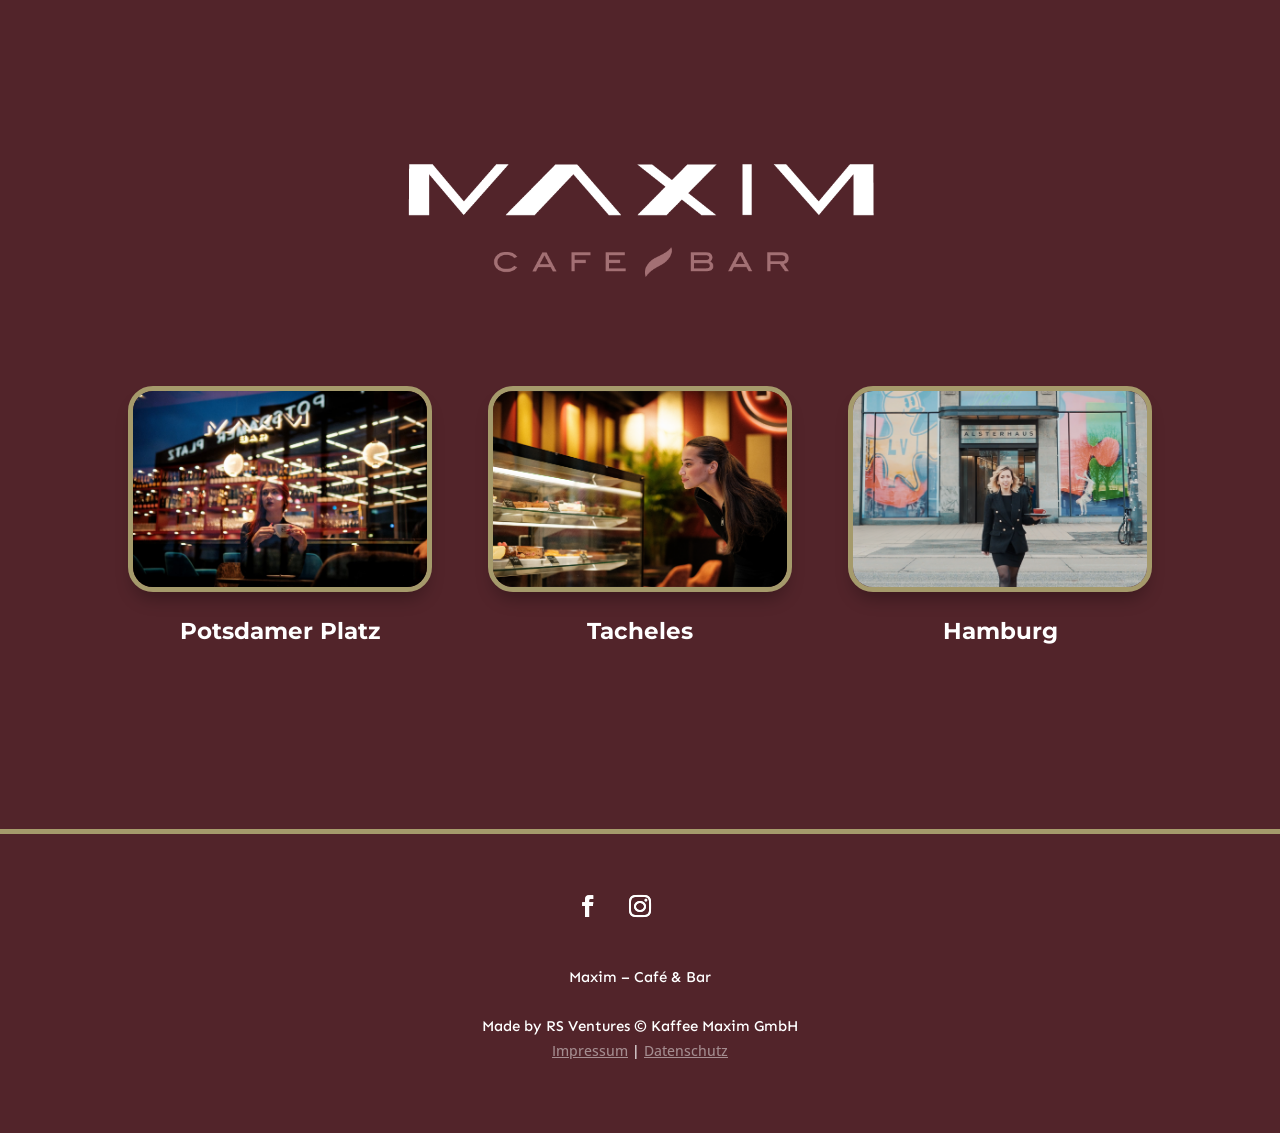
<file: index.html>
<!DOCTYPE html>
<html lang="de">
<head>
	<meta charset="UTF-8" />
<meta http-equiv="X-UA-Compatible" content="IE=edge">
	<script type="text/javascript">
		document.documentElement.className = 'js';
	</script>

	<meta name='robots' content='index, follow, max-image-preview:large, max-snippet:-1, max-video-preview:-1' />
<script type="text/javascript">
			let jqueryParams=[],jQuery=function(r){return jqueryParams=[...jqueryParams,r],jQuery},$=function(r){return jqueryParams=[...jqueryParams,r],$};window.jQuery=jQuery,window.$=jQuery;let customHeadScripts=!1;jQuery.fn=jQuery.prototype={},$.fn=jQuery.prototype={},jQuery.noConflict=function(r){if(window.jQuery)return jQuery=window.jQuery,$=window.jQuery,customHeadScripts=!0,jQuery.noConflict},jQuery.ready=function(r){jqueryParams=[...jqueryParams,r]},$.ready=function(r){jqueryParams=[...jqueryParams,r]},jQuery.load=function(r){jqueryParams=[...jqueryParams,r]},$.load=function(r){jqueryParams=[...jqueryParams,r]},jQuery.fn.ready=function(r){jqueryParams=[...jqueryParams,r]},$.fn.ready=function(r){jqueryParams=[...jqueryParams,r]};</script>
	<!-- This site is optimized with the Yoast SEO plugin v28.9 - https://yoast.com/product/yoast-seo-wordpress/ -->
	<title>Maxim - Café &amp; Bar</title>
	<meta name="description" content="Herzlich Willkommen bei Maxim! Wähle deinen Standort aus und erhalte einen Überblick über dein Angebot vor Ort." />
	<link rel="canonical" href="index.html" />
	<meta property="og:locale" content="de_DE" />
	<meta property="og:type" content="website" />
	<meta property="og:title" content="Maxim - Café &amp; Bar" />
	<meta property="og:description" content="Herzlich Willkommen bei Maxim! Wähle deinen Standort aus und erhalte einen Überblick über dein Angebot vor Ort." />
	<meta property="og:url" content="https://maxim-cafe.com/" />
	<meta property="og:site_name" content="Maxim Café &amp; Bar" />
	<meta property="article:modified_time" content="2024-01-04T10:44:35+00:00" />
	<meta name="twitter:card" content="summary_large_image" />
	<script type="application/ld+json" class="yoast-schema-graph">{"@context":"https:\/\/schema.org","@graph":[{"@type":"WebPage","@id":"https:\/\/maxim-cafe.com\/","url":"https:\/\/maxim-cafe.com\/","name":"Maxim - Café & Bar","isPartOf":{"@id":"https:\/\/maxim-cafe.com\/#website"},"datePublished":"2023-09-21T06:42:08+00:00","dateModified":"2024-01-04T10:44:35+00:00","description":"Herzlich Willkommen bei Maxim! Wähle deinen Standort aus und erhalte einen Überblick über dein Angebot vor Ort.","breadcrumb":{"@id":"https:\/\/maxim-cafe.com\/#breadcrumb"},"inLanguage":"de","potentialAction":[{"@type":"ReadAction","target":["https:\/\/maxim-cafe.com\/"]}]},{"@type":"BreadcrumbList","@id":"https:\/\/maxim-cafe.com\/#breadcrumb","itemListElement":[{"@type":"ListItem","position":1,"name":"Startseite"}]},{"@type":"WebSite","@id":"https:\/\/maxim-cafe.com\/#website","url":"https:\/\/maxim-cafe.com\/","name":"Maxim Café &amp; Bar","description":"Bester Café in bester Gesellschaft","potentialAction":[{"@type":"SearchAction","target":{"@type":"EntryPoint","urlTemplate":"https:\/\/maxim-cafe.com\/?s={search_term_string}"},"query-input":{"@type":"PropertyValueSpecification","valueRequired":true,"valueName":"search_term_string"}}],"inLanguage":"de"}]}</script>
	<!-- / Yoast SEO plugin. -->


<link rel='dns-prefetch' href='https://fonts.googleapis.com/' />
<link rel='dns-prefetch' href='https://www.googletagmanager.com/' />
<meta content="Divi v.4.27.9" name="generator"/>
<style id="global-styles-inline-css">
:root{--wp--preset--aspect-ratio--square: 1;--wp--preset--aspect-ratio--4-3: 4/3;--wp--preset--aspect-ratio--3-4: 3/4;--wp--preset--aspect-ratio--3-2: 3/2;--wp--preset--aspect-ratio--2-3: 2/3;--wp--preset--aspect-ratio--16-9: 16/9;--wp--preset--aspect-ratio--9-16: 9/16;--wp--preset--color--black: #000000;--wp--preset--color--cyan-bluish-gray: #abb8c3;--wp--preset--color--white: #ffffff;--wp--preset--color--pale-pink: #f78da7;--wp--preset--color--vivid-red: #cf2e2e;--wp--preset--color--luminous-vivid-orange: #ff6900;--wp--preset--color--luminous-vivid-amber: #fcb900;--wp--preset--color--light-green-cyan: #7bdcb5;--wp--preset--color--vivid-green-cyan: #00d084;--wp--preset--color--pale-cyan-blue: #8ed1fc;--wp--preset--color--vivid-cyan-blue: #0693e3;--wp--preset--color--vivid-purple: #9b51e0;--wp--preset--gradient--vivid-cyan-blue-to-vivid-purple: linear-gradient(135deg,rgb(6,147,227) 0%,rgb(155,81,224) 100%);--wp--preset--gradient--light-green-cyan-to-vivid-green-cyan: linear-gradient(135deg,rgb(122,220,180) 0%,rgb(0,208,130) 100%);--wp--preset--gradient--luminous-vivid-amber-to-luminous-vivid-orange: linear-gradient(135deg,rgb(252,185,0) 0%,rgb(255,105,0) 100%);--wp--preset--gradient--luminous-vivid-orange-to-vivid-red: linear-gradient(135deg,rgb(255,105,0) 0%,rgb(207,46,46) 100%);--wp--preset--gradient--very-light-gray-to-cyan-bluish-gray: linear-gradient(135deg,rgb(238,238,238) 0%,rgb(169,184,195) 100%);--wp--preset--gradient--cool-to-warm-spectrum: linear-gradient(135deg,rgb(74,234,220) 0%,rgb(151,120,209) 20%,rgb(207,42,186) 40%,rgb(238,44,130) 60%,rgb(251,105,98) 80%,rgb(254,248,76) 100%);--wp--preset--gradient--blush-light-purple: linear-gradient(135deg,rgb(255,206,236) 0%,rgb(152,150,240) 100%);--wp--preset--gradient--blush-bordeaux: linear-gradient(135deg,rgb(254,205,165) 0%,rgb(254,45,45) 50%,rgb(107,0,62) 100%);--wp--preset--gradient--luminous-dusk: linear-gradient(135deg,rgb(255,203,112) 0%,rgb(199,81,192) 50%,rgb(65,88,208) 100%);--wp--preset--gradient--pale-ocean: linear-gradient(135deg,rgb(255,245,203) 0%,rgb(182,227,212) 50%,rgb(51,167,181) 100%);--wp--preset--gradient--electric-grass: linear-gradient(135deg,rgb(202,248,128) 0%,rgb(113,206,126) 100%);--wp--preset--gradient--midnight: linear-gradient(135deg,rgb(2,3,129) 0%,rgb(40,116,252) 100%);--wp--preset--font-size--small: 13px;--wp--preset--font-size--medium: 20px;--wp--preset--font-size--large: 36px;--wp--preset--font-size--x-large: 42px;--wp--preset--spacing--20: 0.44rem;--wp--preset--spacing--30: 0.67rem;--wp--preset--spacing--40: 1rem;--wp--preset--spacing--50: 1.5rem;--wp--preset--spacing--60: 2.25rem;--wp--preset--spacing--70: 3.38rem;--wp--preset--spacing--80: 5.06rem;--wp--preset--shadow--natural: 6px 6px 9px rgba(0, 0, 0, 0.2);--wp--preset--shadow--deep: 12px 12px 50px rgba(0, 0, 0, 0.4);--wp--preset--shadow--sharp: 6px 6px 0px rgba(0, 0, 0, 0.2);--wp--preset--shadow--outlined: 6px 6px 0px -3px rgb(255, 255, 255), 6px 6px rgb(0, 0, 0);--wp--preset--shadow--crisp: 6px 6px 0px rgb(0, 0, 0);}.wp-block-button{--wp--preset--dimension--25: 25%;--wp--preset--dimension--50: 50%;--wp--preset--dimension--75: 75%;--wp--preset--dimension--100: 100%;}:root { --wp--style--global--content-size: 823px;--wp--style--global--wide-size: 1080px; }:where(body) { margin: 0; }.wp-site-blocks > .alignleft { float: left; margin-right: 2em; }.wp-site-blocks > .alignright { float: right; margin-left: 2em; }.wp-site-blocks > .aligncenter { justify-content: center; margin-left: auto; margin-right: auto; }:where(.is-layout-flex){gap: 0.5em;}:where(.is-layout-grid){gap: 0.5em;}.is-layout-flow > .alignleft{float: left;margin-inline-start: 0;margin-inline-end: 2em;}.is-layout-flow > .alignright{float: right;margin-inline-start: 2em;margin-inline-end: 0;}.is-layout-flow > .aligncenter{margin-left: auto !important;margin-right: auto !important;}.is-layout-constrained > .alignleft{float: left;margin-inline-start: 0;margin-inline-end: 2em;}.is-layout-constrained > .alignright{float: right;margin-inline-start: 2em;margin-inline-end: 0;}.is-layout-constrained > .aligncenter{margin-left: auto !important;margin-right: auto !important;}.is-layout-constrained > :where(:not(.alignleft):not(.alignright):not(.alignfull)){max-width: var(--wp--style--global--content-size);margin-left: auto !important;margin-right: auto !important;}.is-layout-constrained > .alignwide{max-width: var(--wp--style--global--wide-size);}body .is-layout-flex{display: flex;}.is-layout-flex{flex-wrap: wrap;align-items: center;}.is-layout-flex > :is(*, div){margin: 0;}body .is-layout-grid{display: grid;}.is-layout-grid > :is(*, div){margin: 0;}body{padding-top: 0px;padding-right: 0px;padding-bottom: 0px;padding-left: 0px;}:root :where(.wp-element-button, .wp-block-button__link){background-color: #32373c;border-width: 0;color: #fff;font-family: inherit;font-size: inherit;font-style: inherit;font-weight: inherit;letter-spacing: inherit;line-height: inherit;padding-top: calc(0.667em + 2px);padding-right: calc(1.333em + 2px);padding-bottom: calc(0.667em + 2px);padding-left: calc(1.333em + 2px);text-decoration: none;text-transform: inherit;}.has-black-color{color: var(--wp--preset--color--black) !important;}.has-cyan-bluish-gray-color{color: var(--wp--preset--color--cyan-bluish-gray) !important;}.has-white-color{color: var(--wp--preset--color--white) !important;}.has-pale-pink-color{color: var(--wp--preset--color--pale-pink) !important;}.has-vivid-red-color{color: var(--wp--preset--color--vivid-red) !important;}.has-luminous-vivid-orange-color{color: var(--wp--preset--color--luminous-vivid-orange) !important;}.has-luminous-vivid-amber-color{color: var(--wp--preset--color--luminous-vivid-amber) !important;}.has-light-green-cyan-color{color: var(--wp--preset--color--light-green-cyan) !important;}.has-vivid-green-cyan-color{color: var(--wp--preset--color--vivid-green-cyan) !important;}.has-pale-cyan-blue-color{color: var(--wp--preset--color--pale-cyan-blue) !important;}.has-vivid-cyan-blue-color{color: var(--wp--preset--color--vivid-cyan-blue) !important;}.has-vivid-purple-color{color: var(--wp--preset--color--vivid-purple) !important;}.has-black-background-color{background-color: var(--wp--preset--color--black) !important;}.has-cyan-bluish-gray-background-color{background-color: var(--wp--preset--color--cyan-bluish-gray) !important;}.has-white-background-color{background-color: var(--wp--preset--color--white) !important;}.has-pale-pink-background-color{background-color: var(--wp--preset--color--pale-pink) !important;}.has-vivid-red-background-color{background-color: var(--wp--preset--color--vivid-red) !important;}.has-luminous-vivid-orange-background-color{background-color: var(--wp--preset--color--luminous-vivid-orange) !important;}.has-luminous-vivid-amber-background-color{background-color: var(--wp--preset--color--luminous-vivid-amber) !important;}.has-light-green-cyan-background-color{background-color: var(--wp--preset--color--light-green-cyan) !important;}.has-vivid-green-cyan-background-color{background-color: var(--wp--preset--color--vivid-green-cyan) !important;}.has-pale-cyan-blue-background-color{background-color: var(--wp--preset--color--pale-cyan-blue) !important;}.has-vivid-cyan-blue-background-color{background-color: var(--wp--preset--color--vivid-cyan-blue) !important;}.has-vivid-purple-background-color{background-color: var(--wp--preset--color--vivid-purple) !important;}.has-black-border-color{border-color: var(--wp--preset--color--black) !important;}.has-cyan-bluish-gray-border-color{border-color: var(--wp--preset--color--cyan-bluish-gray) !important;}.has-white-border-color{border-color: var(--wp--preset--color--white) !important;}.has-pale-pink-border-color{border-color: var(--wp--preset--color--pale-pink) !important;}.has-vivid-red-border-color{border-color: var(--wp--preset--color--vivid-red) !important;}.has-luminous-vivid-orange-border-color{border-color: var(--wp--preset--color--luminous-vivid-orange) !important;}.has-luminous-vivid-amber-border-color{border-color: var(--wp--preset--color--luminous-vivid-amber) !important;}.has-light-green-cyan-border-color{border-color: var(--wp--preset--color--light-green-cyan) !important;}.has-vivid-green-cyan-border-color{border-color: var(--wp--preset--color--vivid-green-cyan) !important;}.has-pale-cyan-blue-border-color{border-color: var(--wp--preset--color--pale-cyan-blue) !important;}.has-vivid-cyan-blue-border-color{border-color: var(--wp--preset--color--vivid-cyan-blue) !important;}.has-vivid-purple-border-color{border-color: var(--wp--preset--color--vivid-purple) !important;}.has-vivid-cyan-blue-to-vivid-purple-gradient-background{background: var(--wp--preset--gradient--vivid-cyan-blue-to-vivid-purple) !important;}.has-light-green-cyan-to-vivid-green-cyan-gradient-background{background: var(--wp--preset--gradient--light-green-cyan-to-vivid-green-cyan) !important;}.has-luminous-vivid-amber-to-luminous-vivid-orange-gradient-background{background: var(--wp--preset--gradient--luminous-vivid-amber-to-luminous-vivid-orange) !important;}.has-luminous-vivid-orange-to-vivid-red-gradient-background{background: var(--wp--preset--gradient--luminous-vivid-orange-to-vivid-red) !important;}.has-very-light-gray-to-cyan-bluish-gray-gradient-background{background: var(--wp--preset--gradient--very-light-gray-to-cyan-bluish-gray) !important;}.has-cool-to-warm-spectrum-gradient-background{background: var(--wp--preset--gradient--cool-to-warm-spectrum) !important;}.has-blush-light-purple-gradient-background{background: var(--wp--preset--gradient--blush-light-purple) !important;}.has-blush-bordeaux-gradient-background{background: var(--wp--preset--gradient--blush-bordeaux) !important;}.has-luminous-dusk-gradient-background{background: var(--wp--preset--gradient--luminous-dusk) !important;}.has-pale-ocean-gradient-background{background: var(--wp--preset--gradient--pale-ocean) !important;}.has-electric-grass-gradient-background{background: var(--wp--preset--gradient--electric-grass) !important;}.has-midnight-gradient-background{background: var(--wp--preset--gradient--midnight) !important;}.has-small-font-size{font-size: var(--wp--preset--font-size--small) !important;}.has-medium-font-size{font-size: var(--wp--preset--font-size--medium) !important;}.has-large-font-size{font-size: var(--wp--preset--font-size--large) !important;}.has-x-large-font-size{font-size: var(--wp--preset--font-size--x-large) !important;}
/*# sourceURL=global-styles-inline-css */
</style>

<link rel='stylesheet' id='et-divi-open-sans-css' href='https://fonts.googleapis.com/css?family=Open+Sans:300italic,400italic,600italic,700italic,800italic,400,300,600,700,800&#038;subset=latin,latin-ext&#038;display=swap' media='all' />
<style id="divi-style-inline-inline-css">
/*!
Theme Name: Divi
Theme URI: http://www.elegantthemes.com/gallery/divi/
Version: 4.27.9
Description: Smart. Flexible. Beautiful. Divi is the most powerful theme in our collection.
Author: Elegant Themes
Author URI: http://www.elegantthemes.com
License: GNU General Public License v2
License URI: http://www.gnu.org/licenses/gpl-2.0.html
*/
a,abbr,acronym,address,applet,b,big,blockquote,body,center,cite,code,dd,del,dfn,div,dl,dt,em,fieldset,font,form,h1,h2,h3,h4,h5,h6,html,i,iframe,img,ins,kbd,label,legend,li,object,ol,p,pre,q,s,samp,small,span,strike,strong,sub,sup,tt,u,ul,var{margin:0;padding:0;border:0;outline:0;font-size:100%;-ms-text-size-adjust:100%;-webkit-text-size-adjust:100%;vertical-align:baseline;background:transparent}body{line-height:1}ol,ul{list-style:none}blockquote,q{quotes:none}blockquote:after,blockquote:before,q:after,q:before{content:"";content:none}blockquote{margin:20px 0 30px;border-left:5px solid;padding-left:20px}:focus{outline:0}del{text-decoration:line-through}pre{overflow:auto;padding:10px}figure{margin:0}table{border-collapse:collapse;border-spacing:0}article,aside,footer,header,hgroup,nav,section{display:block}body{font-family:Open Sans,Arial,sans-serif;font-size:14px;color:#666;background-color:#fff;line-height:1.7em;font-weight:500;-webkit-font-smoothing:antialiased;-moz-osx-font-smoothing:grayscale}body.page-template-page-template-blank-php #page-container{padding-top:0!important}body.et_cover_background{background-size:cover!important;background-position:top!important;background-repeat:no-repeat!important;background-attachment:fixed}a{color:#2ea3f2}a,a:hover{text-decoration:none}p{padding-bottom:1em}p:not(.has-background):last-of-type{padding-bottom:0}p.et_normal_padding{padding-bottom:1em}strong{font-weight:700}cite,em,i{font-style:italic}code,pre{font-family:Courier New,monospace;margin-bottom:10px}ins{text-decoration:none}sub,sup{height:0;line-height:1;position:relative;vertical-align:baseline}sup{bottom:.8em}sub{top:.3em}dl{margin:0 0 1.5em}dl dt{font-weight:700}dd{margin-left:1.5em}blockquote p{padding-bottom:0}embed,iframe,object,video{max-width:100%}h1,h2,h3,h4,h5,h6{color:#333;padding-bottom:10px;line-height:1em;font-weight:500}h1 a,h2 a,h3 a,h4 a,h5 a,h6 a{color:inherit}h1{font-size:30px}h2{font-size:26px}h3{font-size:22px}h4{font-size:18px}h5{font-size:16px}h6{font-size:14px}input{-webkit-appearance:none}input[type=checkbox]{-webkit-appearance:checkbox}input[type=radio]{-webkit-appearance:radio}input.text,input.title,input[type=email],input[type=password],input[type=tel],input[type=text],select,textarea{background-color:#fff;border:1px solid #bbb;padding:2px;color:#4e4e4e}input.text:focus,input.title:focus,input[type=text]:focus,select:focus,textarea:focus{border-color:#2d3940;color:#3e3e3e}input.text,input.title,input[type=text],select,textarea{margin:0}textarea{padding:4px}button,input,select,textarea{font-family:inherit}img{max-width:100%;height:auto}.clear{clear:both}br.clear{margin:0;padding:0}.pagination{clear:both}#et_search_icon:hover,.et-social-icon a:hover,.et_password_protected_form .et_submit_button,.form-submit .et_pb_buttontton.alt.disabled,.nav-single a,.posted_in a{color:#2ea3f2}.et-search-form,blockquote{border-color:#2ea3f2}#main-content{background-color:#fff}.container{width:80%;max-width:1080px;margin:auto;position:relative}body:not(.et-tb) #main-content .container,body:not(.et-tb-has-header) #main-content .container{padding-top:58px}.et_full_width_page #main-content .container:before{display:none}.main_title{margin-bottom:20px}.et_password_protected_form .et_submit_button:hover,.form-submit .et_pb_button:hover{background:rgba(0,0,0,.05)}.et_button_icon_visible .et_pb_button{padding-right:2em;padding-left:.7em}.et_button_icon_visible .et_pb_button:after{opacity:1;margin-left:0}.et_button_left .et_pb_button:hover:after{left:.15em}.et_button_left .et_pb_button:after{margin-left:0;left:1em}.et_button_icon_visible.et_button_left .et_pb_button,.et_button_left .et_pb_button:hover,.et_button_left .et_pb_module .et_pb_button:hover{padding-left:2em;padding-right:.7em}.et_button_icon_visible.et_button_left .et_pb_button:after,.et_button_left .et_pb_button:hover:after{left:.15em}.et_password_protected_form .et_submit_button:hover,.form-submit .et_pb_button:hover{padding:.3em 1em}.et_button_no_icon .et_pb_button:after{display:none}.et_button_no_icon.et_button_icon_visible.et_button_left .et_pb_button,.et_button_no_icon.et_button_left .et_pb_button:hover,.et_button_no_icon .et_pb_button,.et_button_no_icon .et_pb_button:hover{padding:.3em 1em!important}.et_button_custom_icon .et_pb_button:after{line-height:1.7em}.et_button_custom_icon.et_button_icon_visible .et_pb_button:after,.et_button_custom_icon .et_pb_button:hover:after{margin-left:.3em}#left-area .post_format-post-format-gallery .wp-block-gallery:first-of-type{padding:0;margin-bottom:-16px}.entry-content table:not(.variations){border:1px solid #eee;margin:0 0 15px;text-align:left;width:100%}.entry-content thead th,.entry-content tr th{color:#555;font-weight:700;padding:9px 24px}.entry-content tr td{border-top:1px solid #eee;padding:6px 24px}#left-area ul,.entry-content ul,.et-l--body ul,.et-l--footer ul,.et-l--header ul{list-style-type:disc;padding:0 0 23px 1em;line-height:26px}#left-area ol,.entry-content ol,.et-l--body ol,.et-l--footer ol,.et-l--header ol{list-style-type:decimal;list-style-position:inside;padding:0 0 23px;line-height:26px}#left-area ul li ul,.entry-content ul li ol{padding:2px 0 2px 20px}#left-area ol li ul,.entry-content ol li ol,.et-l--body ol li ol,.et-l--footer ol li ol,.et-l--header ol li ol{padding:2px 0 2px 35px}#left-area ul.wp-block-gallery{display:-webkit-box;display:-ms-flexbox;display:flex;-ms-flex-wrap:wrap;flex-wrap:wrap;list-style-type:none;padding:0}#left-area ul.products{padding:0!important;line-height:1.7!important;list-style:none!important}.gallery-item a{display:block}.gallery-caption,.gallery-item a{width:90%}#wpadminbar{z-index:100001}#left-area .post-meta{font-size:14px;padding-bottom:15px}#left-area .post-meta a{text-decoration:none;color:#666}#left-area .et_featured_image{padding-bottom:7px}.single .post{padding-bottom:25px}body.single .et_audio_content{margin-bottom:-6px}.nav-single a{text-decoration:none;color:#2ea3f2;font-size:14px;font-weight:400}.nav-previous{float:left}.nav-next{float:right}.et_password_protected_form p input{background-color:#eee;border:none!important;width:100%!important;border-radius:0!important;font-size:14px;color:#999!important;padding:16px!important;-webkit-box-sizing:border-box;box-sizing:border-box}.et_password_protected_form label{display:none}.et_password_protected_form .et_submit_button{font-family:inherit;display:block;float:right;margin:8px auto 0;cursor:pointer}.post-password-required p.nocomments.container{max-width:100%}.post-password-required p.nocomments.container:before{display:none}.aligncenter,div.post .new-post .aligncenter{display:block;margin-left:auto;margin-right:auto}.wp-caption{border:1px solid #ddd;text-align:center;background-color:#f3f3f3;margin-bottom:10px;max-width:96%;padding:8px}.wp-caption.alignleft{margin:0 30px 20px 0}.wp-caption.alignright{margin:0 0 20px 30px}.wp-caption img{margin:0;padding:0;border:0}.wp-caption p.wp-caption-text{font-size:12px;padding:0 4px 5px;margin:0}.alignright{float:right}.alignleft{float:left}img.alignleft{display:inline;float:left;margin-right:15px}img.alignright{display:inline;float:right;margin-left:15px}.page.et_pb_pagebuilder_layout #main-content{background-color:transparent}body #main-content .et_builder_inner_content>h1,body #main-content .et_builder_inner_content>h2,body #main-content .et_builder_inner_content>h3,body #main-content .et_builder_inner_content>h4,body #main-content .et_builder_inner_content>h5,body #main-content .et_builder_inner_content>h6{line-height:1.4em}body #main-content .et_builder_inner_content>p{line-height:1.7em}.wp-block-pullquote{margin:20px 0 30px}.wp-block-pullquote.has-background blockquote{border-left:none}.wp-block-group.has-background{padding:1.5em 1.5em .5em}@media (min-width:981px){#left-area{width:79.125%;padding-bottom:23px}#main-content .container:before{content:"";position:absolute;top:0;height:100%;width:1px;background-color:#e2e2e2}.et_full_width_page #left-area,.et_no_sidebar #left-area{float:none;width:100%!important}.et_full_width_page #left-area{padding-bottom:0}.et_no_sidebar #main-content .container:before{display:none}}@media (max-width:980px){#page-container{padding-top:80px}.et-tb #page-container,.et-tb-has-header #page-container{padding-top:0!important}#left-area,#sidebar{width:100%!important}#main-content .container:before{display:none!important}.et_full_width_page .et_gallery_item:nth-child(4n+1){clear:none}}@media print{#page-container{padding-top:0!important}}#wp-admin-bar-et-use-visual-builder a:before{font-family:ETmodules!important;content:"\e625";font-size:30px!important;width:28px;margin-top:-3px;color:#974df3!important}#wp-admin-bar-et-use-visual-builder:hover a:before{color:#fff!important}#wp-admin-bar-et-use-visual-builder:hover a,#wp-admin-bar-et-use-visual-builder a:hover{transition:background-color .5s ease;-webkit-transition:background-color .5s ease;-moz-transition:background-color .5s ease;background-color:#7e3bd0!important;color:#fff!important}* html .clearfix,:first-child+html .clearfix{zoom:1}.iphone .et_pb_section_video_bg video::-webkit-media-controls-start-playback-button{display:none!important;-webkit-appearance:none}.et_mobile_device .et_pb_section_parallax .et_pb_parallax_css{background-attachment:scroll}.et-social-facebook a.icon:before{content:"\e093"}.et-social-twitter a.icon:before{content:"\e094"}.et-social-google-plus a.icon:before{content:"\e096"}.et-social-instagram a.icon:before{content:"\e09a"}.et-social-rss a.icon:before{content:"\e09e"}.ai1ec-single-event:after{content:" ";display:table;clear:both}.evcal_event_details .evcal_evdata_cell .eventon_details_shading_bot.eventon_details_shading_bot{z-index:3}.wp-block-divi-layout{margin-bottom:1em}*{-webkit-box-sizing:border-box;box-sizing:border-box}#et-info-email:before,#et-info-phone:before,#et_search_icon:before,.comment-reply-link:after,.et-cart-info span:before,.et-pb-arrow-next:before,.et-pb-arrow-prev:before,.et-social-icon a:before,.et_audio_container .mejs-playpause-button button:before,.et_audio_container .mejs-volume-button button:before,.et_overlay:before,.et_password_protected_form .et_submit_button:after,.et_pb_button:after,.et_pb_contact_reset:after,.et_pb_contact_submit:after,.et_pb_font_icon:before,.et_pb_newsletter_button:after,.et_pb_pricing_table_button:after,.et_pb_promo_button:after,.et_pb_testimonial:before,.et_pb_toggle_title:before,.form-submit .et_pb_button:after,.mobile_menu_bar:before,a.et_pb_more_button:after{font-family:ETmodules!important;speak:none;font-style:normal;font-weight:400;-webkit-font-feature-settings:normal;font-feature-settings:normal;font-variant:normal;text-transform:none;line-height:1;-webkit-font-smoothing:antialiased;-moz-osx-font-smoothing:grayscale;text-shadow:0 0;direction:ltr}.et-pb-icon,.et_pb_custom_button_icon.et_pb_button:after,.et_pb_login .et_pb_custom_button_icon.et_pb_button:after,.et_pb_woo_custom_button_icon .button.et_pb_custom_button_icon.et_pb_button:after,.et_pb_woo_custom_button_icon .button.et_pb_custom_button_icon.et_pb_button:hover:after{content:attr(data-icon)}.et-pb-icon{font-family:ETmodules;speak:none;font-weight:400;-webkit-font-feature-settings:normal;font-feature-settings:normal;font-variant:normal;text-transform:none;line-height:1;-webkit-font-smoothing:antialiased;font-size:96px;font-style:normal;display:inline-block;-webkit-box-sizing:border-box;box-sizing:border-box;direction:ltr}#et-ajax-saving{display:none;-webkit-transition:background .3s,-webkit-box-shadow .3s;transition:background .3s,-webkit-box-shadow .3s;transition:background .3s,box-shadow .3s;transition:background .3s,box-shadow .3s,-webkit-box-shadow .3s;-webkit-box-shadow:rgba(0,139,219,.247059) 0 0 60px;box-shadow:0 0 60px rgba(0,139,219,.247059);position:fixed;top:50%;left:50%;width:50px;height:50px;background:#fff;border-radius:50px;margin:-25px 0 0 -25px;z-index:999999;text-align:center}#et-ajax-saving img{margin:9px}.et-safe-mode-indicator,.et-safe-mode-indicator:focus,.et-safe-mode-indicator:hover{-webkit-box-shadow:0 5px 10px rgba(41,196,169,.15);box-shadow:0 5px 10px rgba(41,196,169,.15);background:#29c4a9;color:#fff;font-size:14px;font-weight:600;padding:12px;line-height:16px;border-radius:3px;position:fixed;bottom:30px;right:30px;z-index:999999;text-decoration:none;font-family:Open Sans,sans-serif;-webkit-font-smoothing:antialiased;-moz-osx-font-smoothing:grayscale}.et_pb_button{font-size:20px;font-weight:500;padding:.3em 1em;line-height:1.7em!important;background-color:transparent;background-size:cover;background-position:50%;background-repeat:no-repeat;border:2px solid;border-radius:3px;-webkit-transition-duration:.2s;transition-duration:.2s;-webkit-transition-property:all!important;transition-property:all!important}.et_pb_button,.et_pb_button_inner{position:relative}.et_pb_button:hover,.et_pb_module .et_pb_button:hover{border:2px solid transparent;padding:.3em 2em .3em .7em}.et_pb_button:hover{background-color:hsla(0,0%,100%,.2)}.et_pb_bg_layout_light.et_pb_button:hover,.et_pb_bg_layout_light .et_pb_button:hover{background-color:rgba(0,0,0,.05)}.et_pb_button:after,.et_pb_button:before{font-size:32px;line-height:1em;content:"\35";opacity:0;position:absolute;margin-left:-1em;-webkit-transition:all .2s;transition:all .2s;text-transform:none;-webkit-font-feature-settings:"kern" off;font-feature-settings:"kern" off;font-variant:none;font-style:normal;font-weight:400;text-shadow:none}.et_pb_button.et_hover_enabled:hover:after,.et_pb_button.et_pb_hovered:hover:after{-webkit-transition:none!important;transition:none!important}.et_pb_button:before{display:none}.et_pb_button:hover:after{opacity:1;margin-left:0}.et_pb_column_1_3 h1,.et_pb_column_1_4 h1,.et_pb_column_1_5 h1,.et_pb_column_1_6 h1,.et_pb_column_2_5 h1{font-size:26px}.et_pb_column_1_3 h2,.et_pb_column_1_4 h2,.et_pb_column_1_5 h2,.et_pb_column_1_6 h2,.et_pb_column_2_5 h2{font-size:23px}.et_pb_column_1_3 h3,.et_pb_column_1_4 h3,.et_pb_column_1_5 h3,.et_pb_column_1_6 h3,.et_pb_column_2_5 h3{font-size:20px}.et_pb_column_1_3 h4,.et_pb_column_1_4 h4,.et_pb_column_1_5 h4,.et_pb_column_1_6 h4,.et_pb_column_2_5 h4{font-size:18px}.et_pb_column_1_3 h5,.et_pb_column_1_4 h5,.et_pb_column_1_5 h5,.et_pb_column_1_6 h5,.et_pb_column_2_5 h5{font-size:16px}.et_pb_column_1_3 h6,.et_pb_column_1_4 h6,.et_pb_column_1_5 h6,.et_pb_column_1_6 h6,.et_pb_column_2_5 h6{font-size:15px}.et_pb_bg_layout_dark,.et_pb_bg_layout_dark h1,.et_pb_bg_layout_dark h2,.et_pb_bg_layout_dark h3,.et_pb_bg_layout_dark h4,.et_pb_bg_layout_dark h5,.et_pb_bg_layout_dark h6{color:#fff!important}.et_pb_module.et_pb_text_align_left{text-align:left}.et_pb_module.et_pb_text_align_center{text-align:center}.et_pb_module.et_pb_text_align_right{text-align:right}.et_pb_module.et_pb_text_align_justified{text-align:justify}.clearfix:after{visibility:hidden;display:block;font-size:0;content:" ";clear:both;height:0}.et_pb_bg_layout_light .et_pb_more_button{color:#2ea3f2}.et_builder_inner_content{position:relative;z-index:1}header .et_builder_inner_content{z-index:2}.et_pb_css_mix_blend_mode_passthrough{mix-blend-mode:unset!important}.et_pb_image_container{margin:-20px -20px 29px}.et_pb_module_inner{position:relative}.et_hover_enabled_preview{z-index:2}.et_hover_enabled:hover{position:relative;z-index:2}.et_pb_all_tabs,.et_pb_module,.et_pb_posts_nav a,.et_pb_tab,.et_pb_with_background{position:relative;background-size:cover;background-position:50%;background-repeat:no-repeat}.et_pb_background_mask,.et_pb_background_pattern{bottom:0;left:0;position:absolute;right:0;top:0}.et_pb_background_mask{background-size:calc(100% + 2px) calc(100% + 2px);background-repeat:no-repeat;background-position:50%;overflow:hidden}.et_pb_background_pattern{background-position:0 0;background-repeat:repeat}.et_pb_with_border{position:relative;border:0 solid #333}.post-password-required .et_pb_row{padding:0;width:100%}.post-password-required .et_password_protected_form{min-height:0}body.et_pb_pagebuilder_layout.et_pb_show_title .post-password-required .et_password_protected_form h1,body:not(.et_pb_pagebuilder_layout) .post-password-required .et_password_protected_form h1{display:none}.et_pb_no_bg{padding:0!important}.et_overlay.et_pb_inline_icon:before,.et_pb_inline_icon:before{content:attr(data-icon)}.et_pb_more_button{color:inherit;text-shadow:none;text-decoration:none;display:inline-block;margin-top:20px}.et_parallax_bg_wrap{overflow:hidden;position:absolute;top:0;right:0;bottom:0;left:0}.et_parallax_bg{background-repeat:no-repeat;background-position:top;background-size:cover;position:absolute;bottom:0;left:0;width:100%;height:100%;display:block}.et_parallax_bg.et_parallax_bg__hover,.et_parallax_bg.et_parallax_bg_phone,.et_parallax_bg.et_parallax_bg_tablet,.et_parallax_gradient.et_parallax_gradient__hover,.et_parallax_gradient.et_parallax_gradient_phone,.et_parallax_gradient.et_parallax_gradient_tablet,.et_pb_section_parallax_hover:hover .et_parallax_bg:not(.et_parallax_bg__hover),.et_pb_section_parallax_hover:hover .et_parallax_gradient:not(.et_parallax_gradient__hover){display:none}.et_pb_section_parallax_hover:hover .et_parallax_bg.et_parallax_bg__hover,.et_pb_section_parallax_hover:hover .et_parallax_gradient.et_parallax_gradient__hover{display:block}.et_parallax_gradient{bottom:0;display:block;left:0;position:absolute;right:0;top:0}.et_pb_module.et_pb_section_parallax,.et_pb_posts_nav a.et_pb_section_parallax,.et_pb_tab.et_pb_section_parallax{position:relative}.et_pb_section_parallax .et_pb_parallax_css,.et_pb_slides .et_parallax_bg.et_pb_parallax_css{background-attachment:fixed}body.et-bfb .et_pb_section_parallax .et_pb_parallax_css,body.et-bfb .et_pb_slides .et_parallax_bg.et_pb_parallax_css{background-attachment:scroll;bottom:auto}.et_pb_section_parallax.et_pb_column .et_pb_module,.et_pb_section_parallax.et_pb_row .et_pb_column,.et_pb_section_parallax.et_pb_row .et_pb_module{z-index:9;position:relative}.et_pb_more_button:hover:after{opacity:1;margin-left:0}.et_pb_preload .et_pb_section_video_bg,.et_pb_preload>div{visibility:hidden}.et_pb_preload,.et_pb_section.et_pb_section_video.et_pb_preload{position:relative;background:#464646!important}.et_pb_preload:before{content:"";position:absolute;top:50%;left:50%;background:url(wp-content/themes/Divi/includes/builder/styles/images/preloader.gif) no-repeat;border-radius:32px;width:32px;height:32px;margin:-16px 0 0 -16px}.box-shadow-overlay{position:absolute;top:0;left:0;width:100%;height:100%;z-index:10;pointer-events:none}.et_pb_section>.box-shadow-overlay~.et_pb_row{z-index:11}body.safari .section_has_divider{will-change:transform}.et_pb_row>.box-shadow-overlay{z-index:8}.has-box-shadow-overlay{position:relative}.et_clickable{cursor:pointer}.screen-reader-text{border:0;clip:rect(1px,1px,1px,1px);-webkit-clip-path:inset(50%);clip-path:inset(50%);height:1px;margin:-1px;overflow:hidden;padding:0;position:absolute!important;width:1px;word-wrap:normal!important}.et_multi_view_hidden,.et_multi_view_hidden_image{display:none!important}@keyframes multi-view-image-fade{0%{opacity:0}10%{opacity:.1}20%{opacity:.2}30%{opacity:.3}40%{opacity:.4}50%{opacity:.5}60%{opacity:.6}70%{opacity:.7}80%{opacity:.8}90%{opacity:.9}to{opacity:1}}.et_multi_view_image__loading{visibility:hidden}.et_multi_view_image__loaded{-webkit-animation:multi-view-image-fade .5s;animation:multi-view-image-fade .5s}#et-pb-motion-effects-offset-tracker{visibility:hidden!important;opacity:0;position:absolute;top:0;left:0}.et-pb-before-scroll-animation{opacity:0}header.et-l.et-l--header:after{clear:both;display:block;content:""}.et_pb_module{-webkit-animation-timing-function:linear;animation-timing-function:linear;-webkit-animation-duration:.2s;animation-duration:.2s}@-webkit-keyframes fadeBottom{0%{opacity:0;-webkit-transform:translateY(10%);transform:translateY(10%)}to{opacity:1;-webkit-transform:translateY(0);transform:translateY(0)}}@keyframes fadeBottom{0%{opacity:0;-webkit-transform:translateY(10%);transform:translateY(10%)}to{opacity:1;-webkit-transform:translateY(0);transform:translateY(0)}}@-webkit-keyframes fadeLeft{0%{opacity:0;-webkit-transform:translateX(-10%);transform:translateX(-10%)}to{opacity:1;-webkit-transform:translateX(0);transform:translateX(0)}}@keyframes fadeLeft{0%{opacity:0;-webkit-transform:translateX(-10%);transform:translateX(-10%)}to{opacity:1;-webkit-transform:translateX(0);transform:translateX(0)}}@-webkit-keyframes fadeRight{0%{opacity:0;-webkit-transform:translateX(10%);transform:translateX(10%)}to{opacity:1;-webkit-transform:translateX(0);transform:translateX(0)}}@keyframes fadeRight{0%{opacity:0;-webkit-transform:translateX(10%);transform:translateX(10%)}to{opacity:1;-webkit-transform:translateX(0);transform:translateX(0)}}@-webkit-keyframes fadeTop{0%{opacity:0;-webkit-transform:translateY(-10%);transform:translateY(-10%)}to{opacity:1;-webkit-transform:translateX(0);transform:translateX(0)}}@keyframes fadeTop{0%{opacity:0;-webkit-transform:translateY(-10%);transform:translateY(-10%)}to{opacity:1;-webkit-transform:translateX(0);transform:translateX(0)}}@-webkit-keyframes fadeIn{0%{opacity:0}to{opacity:1}}@keyframes fadeIn{0%{opacity:0}to{opacity:1}}.et-waypoint:not(.et_pb_counters){opacity:0}@media (min-width:981px){.et_pb_section.et_section_specialty div.et_pb_row .et_pb_column .et_pb_column .et_pb_module.et-last-child,.et_pb_section.et_section_specialty div.et_pb_row .et_pb_column .et_pb_column .et_pb_module:last-child,.et_pb_section.et_section_specialty div.et_pb_row .et_pb_column .et_pb_row_inner .et_pb_column .et_pb_module.et-last-child,.et_pb_section.et_section_specialty div.et_pb_row .et_pb_column .et_pb_row_inner .et_pb_column .et_pb_module:last-child,.et_pb_section div.et_pb_row .et_pb_column .et_pb_module.et-last-child,.et_pb_section div.et_pb_row .et_pb_column .et_pb_module:last-child{margin-bottom:0}}@media (max-width:980px){.et_overlay.et_pb_inline_icon_tablet:before,.et_pb_inline_icon_tablet:before{content:attr(data-icon-tablet)}.et_parallax_bg.et_parallax_bg_tablet_exist,.et_parallax_gradient.et_parallax_gradient_tablet_exist{display:none}.et_parallax_bg.et_parallax_bg_tablet,.et_parallax_gradient.et_parallax_gradient_tablet{display:block}.et_pb_column .et_pb_module{margin-bottom:30px}.et_pb_row .et_pb_column .et_pb_module.et-last-child,.et_pb_row .et_pb_column .et_pb_module:last-child,.et_section_specialty .et_pb_row .et_pb_column .et_pb_module.et-last-child,.et_section_specialty .et_pb_row .et_pb_column .et_pb_module:last-child{margin-bottom:0}.et_pb_more_button{display:inline-block!important}.et_pb_bg_layout_light_tablet.et_pb_button,.et_pb_bg_layout_light_tablet.et_pb_module.et_pb_button,.et_pb_bg_layout_light_tablet .et_pb_more_button{color:#2ea3f2}.et_pb_bg_layout_light_tablet .et_pb_forgot_password a{color:#666}.et_pb_bg_layout_light_tablet h1,.et_pb_bg_layout_light_tablet h2,.et_pb_bg_layout_light_tablet h3,.et_pb_bg_layout_light_tablet h4,.et_pb_bg_layout_light_tablet h5,.et_pb_bg_layout_light_tablet h6{color:#333!important}.et_pb_module .et_pb_bg_layout_light_tablet.et_pb_button{color:#2ea3f2!important}.et_pb_bg_layout_light_tablet{color:#666!important}.et_pb_bg_layout_dark_tablet,.et_pb_bg_layout_dark_tablet h1,.et_pb_bg_layout_dark_tablet h2,.et_pb_bg_layout_dark_tablet h3,.et_pb_bg_layout_dark_tablet h4,.et_pb_bg_layout_dark_tablet h5,.et_pb_bg_layout_dark_tablet h6{color:#fff!important}.et_pb_bg_layout_dark_tablet.et_pb_button,.et_pb_bg_layout_dark_tablet.et_pb_module.et_pb_button,.et_pb_bg_layout_dark_tablet .et_pb_more_button{color:inherit}.et_pb_bg_layout_dark_tablet .et_pb_forgot_password a{color:#fff}.et_pb_module.et_pb_text_align_left-tablet{text-align:left}.et_pb_module.et_pb_text_align_center-tablet{text-align:center}.et_pb_module.et_pb_text_align_right-tablet{text-align:right}.et_pb_module.et_pb_text_align_justified-tablet{text-align:justify}}@media (max-width:767px){.et_pb_more_button{display:inline-block!important}.et_overlay.et_pb_inline_icon_phone:before,.et_pb_inline_icon_phone:before{content:attr(data-icon-phone)}.et_parallax_bg.et_parallax_bg_phone_exist,.et_parallax_gradient.et_parallax_gradient_phone_exist{display:none}.et_parallax_bg.et_parallax_bg_phone,.et_parallax_gradient.et_parallax_gradient_phone{display:block}.et-hide-mobile{display:none!important}.et_pb_bg_layout_light_phone.et_pb_button,.et_pb_bg_layout_light_phone.et_pb_module.et_pb_button,.et_pb_bg_layout_light_phone .et_pb_more_button{color:#2ea3f2}.et_pb_bg_layout_light_phone .et_pb_forgot_password a{color:#666}.et_pb_bg_layout_light_phone h1,.et_pb_bg_layout_light_phone h2,.et_pb_bg_layout_light_phone h3,.et_pb_bg_layout_light_phone h4,.et_pb_bg_layout_light_phone h5,.et_pb_bg_layout_light_phone h6{color:#333!important}.et_pb_module .et_pb_bg_layout_light_phone.et_pb_button{color:#2ea3f2!important}.et_pb_bg_layout_light_phone{color:#666!important}.et_pb_bg_layout_dark_phone,.et_pb_bg_layout_dark_phone h1,.et_pb_bg_layout_dark_phone h2,.et_pb_bg_layout_dark_phone h3,.et_pb_bg_layout_dark_phone h4,.et_pb_bg_layout_dark_phone h5,.et_pb_bg_layout_dark_phone h6{color:#fff!important}.et_pb_bg_layout_dark_phone.et_pb_button,.et_pb_bg_layout_dark_phone.et_pb_module.et_pb_button,.et_pb_bg_layout_dark_phone .et_pb_more_button{color:inherit}.et_pb_module .et_pb_bg_layout_dark_phone.et_pb_button{color:#fff!important}.et_pb_bg_layout_dark_phone .et_pb_forgot_password a{color:#fff}.et_pb_module.et_pb_text_align_left-phone{text-align:left}.et_pb_module.et_pb_text_align_center-phone{text-align:center}.et_pb_module.et_pb_text_align_right-phone{text-align:right}.et_pb_module.et_pb_text_align_justified-phone{text-align:justify}}@media (max-width:479px){a.et_pb_more_button{display:block}}@media (min-width:768px) and (max-width:980px){[data-et-multi-view-load-tablet-hidden=true]:not(.et_multi_view_swapped){display:none!important}}@media (max-width:767px){[data-et-multi-view-load-phone-hidden=true]:not(.et_multi_view_swapped){display:none!important}}.et_pb_menu.et_pb_menu--style-inline_centered_logo .et_pb_menu__menu nav ul{-webkit-box-pack:center;-ms-flex-pack:center;justify-content:center}@-webkit-keyframes multi-view-image-fade{0%{-webkit-transform:scale(1);transform:scale(1);opacity:1}50%{-webkit-transform:scale(1.01);transform:scale(1.01);opacity:1}to{-webkit-transform:scale(1);transform:scale(1);opacity:1}}
/*# sourceURL=divi-style-inline-inline-css */
</style>
<style id="divi-dynamic-critical-inline-css">
@font-face{font-family:ETmodules;font-display:block;src:url(wp-content/themes/Divi/core/admin/fonts/modules/social/modules.eot);src:url(wp-content/themes/Divi/core/admin/fonts/modules/social/modules.eot) format("embedded-opentype"),url(wp-content/themes/Divi/core/admin/fonts/modules/social/modules.woff) format("woff"),url(wp-content/themes/Divi/core/admin/fonts/modules/social/modules.ttf) format("truetype"),url(wp-content/themes/Divi/core/admin/fonts/modules/social/modules.svg) format("svg");font-weight:400;font-style:normal}
@font-face{font-family:FontAwesome;font-style:normal;font-weight:400;font-display:block;src:url(wp-content/themes/Divi/core/admin/fonts/fontawesome/fa-regular-400.eot);src:url(wp-content/themes/Divi/core/admin/fonts/fontawesome/fa-regular-400.eot) format("embedded-opentype"),url(wp-content/themes/Divi/core/admin/fonts/fontawesome/fa-regular-400.woff2) format("woff2"),url(wp-content/themes/Divi/core/admin/fonts/fontawesome/fa-regular-400.woff) format("woff"),url(wp-content/themes/Divi/core/admin/fonts/fontawesome/fa-regular-400.ttf) format("truetype"),url(wp-content/themes/Divi/core/admin/fonts/fontawesome/fa-regular-400.svg) format("svg")}@font-face{font-family:FontAwesome;font-style:normal;font-weight:900;font-display:block;src:url(wp-content/themes/Divi/core/admin/fonts/fontawesome/fa-solid-900.eot);src:url(wp-content/themes/Divi/core/admin/fonts/fontawesome/fa-solid-900.eot) format("embedded-opentype"),url(wp-content/themes/Divi/core/admin/fonts/fontawesome/fa-solid-900.woff2) format("woff2"),url(wp-content/themes/Divi/core/admin/fonts/fontawesome/fa-solid-900.woff) format("woff"),url(wp-content/themes/Divi/core/admin/fonts/fontawesome/fa-solid-900.ttf) format("truetype"),url(wp-content/themes/Divi/core/admin/fonts/fontawesome/fa-solid-900.svg) format("svg")}@font-face{font-family:FontAwesome;font-style:normal;font-weight:400;font-display:block;src:url(wp-content/themes/Divi/core/admin/fonts/fontawesome/fa-brands-400.eot);src:url(wp-content/themes/Divi/core/admin/fonts/fontawesome/fa-brands-400.eot) format("embedded-opentype"),url(wp-content/themes/Divi/core/admin/fonts/fontawesome/fa-brands-400.woff2) format("woff2"),url(wp-content/themes/Divi/core/admin/fonts/fontawesome/fa-brands-400.woff) format("woff"),url(wp-content/themes/Divi/core/admin/fonts/fontawesome/fa-brands-400.ttf) format("truetype"),url(wp-content/themes/Divi/core/admin/fonts/fontawesome/fa-brands-400.svg) format("svg")}
@media (min-width:981px){.et_pb_gutters3 .et_pb_column,.et_pb_gutters3.et_pb_row .et_pb_column{margin-right:5.5%}.et_pb_gutters3 .et_pb_column_4_4,.et_pb_gutters3.et_pb_row .et_pb_column_4_4{width:100%}.et_pb_gutters3 .et_pb_column_4_4 .et_pb_module,.et_pb_gutters3.et_pb_row .et_pb_column_4_4 .et_pb_module{margin-bottom:2.75%}.et_pb_gutters3 .et_pb_column_3_4,.et_pb_gutters3.et_pb_row .et_pb_column_3_4{width:73.625%}.et_pb_gutters3 .et_pb_column_3_4 .et_pb_module,.et_pb_gutters3.et_pb_row .et_pb_column_3_4 .et_pb_module{margin-bottom:3.735%}.et_pb_gutters3 .et_pb_column_2_3,.et_pb_gutters3.et_pb_row .et_pb_column_2_3{width:64.833%}.et_pb_gutters3 .et_pb_column_2_3 .et_pb_module,.et_pb_gutters3.et_pb_row .et_pb_column_2_3 .et_pb_module{margin-bottom:4.242%}.et_pb_gutters3 .et_pb_column_3_5,.et_pb_gutters3.et_pb_row .et_pb_column_3_5{width:57.8%}.et_pb_gutters3 .et_pb_column_3_5 .et_pb_module,.et_pb_gutters3.et_pb_row .et_pb_column_3_5 .et_pb_module{margin-bottom:4.758%}.et_pb_gutters3 .et_pb_column_1_2,.et_pb_gutters3.et_pb_row .et_pb_column_1_2{width:47.25%}.et_pb_gutters3 .et_pb_column_1_2 .et_pb_module,.et_pb_gutters3.et_pb_row .et_pb_column_1_2 .et_pb_module{margin-bottom:5.82%}.et_pb_gutters3 .et_pb_column_2_5,.et_pb_gutters3.et_pb_row .et_pb_column_2_5{width:36.7%}.et_pb_gutters3 .et_pb_column_2_5 .et_pb_module,.et_pb_gutters3.et_pb_row .et_pb_column_2_5 .et_pb_module{margin-bottom:7.493%}.et_pb_gutters3 .et_pb_column_1_3,.et_pb_gutters3.et_pb_row .et_pb_column_1_3{width:29.6667%}.et_pb_gutters3 .et_pb_column_1_3 .et_pb_module,.et_pb_gutters3.et_pb_row .et_pb_column_1_3 .et_pb_module{margin-bottom:9.27%}.et_pb_gutters3 .et_pb_column_1_4,.et_pb_gutters3.et_pb_row .et_pb_column_1_4{width:20.875%}.et_pb_gutters3 .et_pb_column_1_4 .et_pb_module,.et_pb_gutters3.et_pb_row .et_pb_column_1_4 .et_pb_module{margin-bottom:13.174%}.et_pb_gutters3 .et_pb_column_1_5,.et_pb_gutters3.et_pb_row .et_pb_column_1_5{width:15.6%}.et_pb_gutters3 .et_pb_column_1_5 .et_pb_module,.et_pb_gutters3.et_pb_row .et_pb_column_1_5 .et_pb_module{margin-bottom:17.628%}.et_pb_gutters3 .et_pb_column_1_6,.et_pb_gutters3.et_pb_row .et_pb_column_1_6{width:12.0833%}.et_pb_gutters3 .et_pb_column_1_6 .et_pb_module,.et_pb_gutters3.et_pb_row .et_pb_column_1_6 .et_pb_module{margin-bottom:22.759%}.et_pb_gutters3 .et_full_width_page.woocommerce-page ul.products li.product{width:20.875%;margin-right:5.5%;margin-bottom:5.5%}.et_pb_gutters3.et_left_sidebar.woocommerce-page #main-content ul.products li.product,.et_pb_gutters3.et_right_sidebar.woocommerce-page #main-content ul.products li.product{width:28.353%;margin-right:7.47%}.et_pb_gutters3.et_left_sidebar.woocommerce-page #main-content ul.products.columns-1 li.product,.et_pb_gutters3.et_right_sidebar.woocommerce-page #main-content ul.products.columns-1 li.product{width:100%;margin-right:0}.et_pb_gutters3.et_left_sidebar.woocommerce-page #main-content ul.products.columns-2 li.product,.et_pb_gutters3.et_right_sidebar.woocommerce-page #main-content ul.products.columns-2 li.product{width:48%;margin-right:4%}.et_pb_gutters3.et_left_sidebar.woocommerce-page #main-content ul.products.columns-2 li:nth-child(2n+2),.et_pb_gutters3.et_right_sidebar.woocommerce-page #main-content ul.products.columns-2 li:nth-child(2n+2){margin-right:0}.et_pb_gutters3.et_left_sidebar.woocommerce-page #main-content ul.products.columns-2 li:nth-child(3n+1),.et_pb_gutters3.et_right_sidebar.woocommerce-page #main-content ul.products.columns-2 li:nth-child(3n+1){clear:none}}
.et_pb_widget{float:left;max-width:100%;word-wrap:break-word}.et_pb_widget a{text-decoration:none;color:#666}.et_pb_widget li a:hover{color:#82c0c7}.et_pb_widget ol li,.et_pb_widget ul li{margin-bottom:.5em}.et_pb_widget ol li ol li,.et_pb_widget ul li ul li{margin-left:15px}.et_pb_widget select{width:100%;height:28px;padding:0 5px}.et_pb_widget_area .et_pb_widget a{color:inherit}.et_pb_bg_layout_light .et_pb_widget li a{color:#666}.et_pb_bg_layout_dark .et_pb_widget li a{color:inherit}
.widget_search .screen-reader-text,.et_pb_widget .wp-block-search__label{display:none}.widget_search input#s,.widget_search input#searchsubmit,.et_pb_widget .wp-block-search__input,.et_pb_widget .wp-block-search__button{padding:.7em;height:40px !important;margin:0;font-size:14px;line-height:normal !important;border:1px solid #ddd;color:#666}.widget_search #s,.et_pb_widget .wp-block-search__input{width:100%;border-radius:3px}.widget_search #searchform,.et_pb_widget .wp-block-search{position:relative}.widget_search #searchsubmit,.et_pb_widget .wp-block-search__button{background-color:#ddd;-webkit-border-top-right-radius:3px;-webkit-border-bottom-right-radius:3px;-moz-border-radius-topright:3px;-moz-border-radius-bottomright:3px;border-top-right-radius:3px;border-bottom-right-radius:3px;position:absolute;right:0;top:0}#searchsubmit,.et_pb_widget .wp-block-search__button{cursor:pointer}
.et_pb_scroll_top.et-pb-icon{text-align:center;background:rgba(0,0,0,0.4);text-decoration:none;position:fixed;z-index:99999;bottom:125px;right:0px;-webkit-border-top-left-radius:5px;-webkit-border-bottom-left-radius:5px;-moz-border-radius-topleft:5px;-moz-border-radius-bottomleft:5px;border-top-left-radius:5px;border-bottom-left-radius:5px;display:none;cursor:pointer;font-size:30px;padding:5px;color:#fff}.et_pb_scroll_top:before{content:'2'}.et_pb_scroll_top.et-visible{opacity:1;-webkit-animation:fadeInRight 1s 1 cubic-bezier(0.77, 0, 0.175, 1);animation:fadeInRight 1s 1 cubic-bezier(0.77, 0, 0.175, 1)}.et_pb_scroll_top.et-hidden{opacity:0;-webkit-animation:fadeOutRight 1s 1 cubic-bezier(0.77, 0, 0.175, 1);animation:fadeOutRight 1s 1 cubic-bezier(0.77, 0, 0.175, 1)}@-webkit-keyframes fadeOutRight{0%{opacity:1;-webkit-transform:translateX(0);transform:translateX(0)}100%{opacity:0;-webkit-transform:translateX(100%);transform:translateX(100%)}}@keyframes fadeOutRight{0%{opacity:1;-webkit-transform:translateX(0);transform:translateX(0)}100%{opacity:0;-webkit-transform:translateX(100%);transform:translateX(100%)}}@-webkit-keyframes fadeInRight{0%{opacity:0;-webkit-transform:translateX(100%);transform:translateX(100%)}100%{opacity:1;-webkit-transform:translateX(0);transform:translateX(0)}}@keyframes fadeInRight{0%{opacity:0;-webkit-transform:translateX(100%);transform:translateX(100%)}100%{opacity:1;-webkit-transform:translateX(0);transform:translateX(0)}}
.et_pb_section{position:relative;background-color:#fff;background-position:50%;background-size:100%;background-size:cover}.et_pb_section--absolute,.et_pb_section--fixed{width:100%}.et_pb_section.et_section_transparent{background-color:transparent}.et_pb_fullwidth_section{padding:0}.et_pb_fullwidth_section>.et_pb_module:not(.et_pb_post_content):not(.et_pb_fullwidth_post_content) .et_pb_row{padding:0!important}.et_pb_inner_shadow{-webkit-box-shadow:inset 0 0 7px rgba(0,0,0,.07);box-shadow:inset 0 0 7px rgba(0,0,0,.07)}.et_pb_bottom_inside_divider,.et_pb_top_inside_divider{display:block;background-repeat-y:no-repeat;height:100%;position:absolute;pointer-events:none;width:100%;left:0;right:0}.et_pb_bottom_inside_divider.et-no-transition,.et_pb_top_inside_divider.et-no-transition{-webkit-transition:none!important;transition:none!important}.et-fb .section_has_divider.et_fb_element_controls_visible--child>.et_pb_bottom_inside_divider,.et-fb .section_has_divider.et_fb_element_controls_visible--child>.et_pb_top_inside_divider{z-index:1}.et_pb_section_video:not(.et_pb_section--with-menu){overflow:hidden;position:relative}.et_pb_column>.et_pb_section_video_bg{z-index:-1}.et_pb_section_video_bg{visibility:visible;position:absolute;top:0;left:0;width:100%;height:100%;overflow:hidden;display:block;pointer-events:none;-webkit-transition:display .3s;transition:display .3s}.et_pb_section_video_bg.et_pb_section_video_bg_hover,.et_pb_section_video_bg.et_pb_section_video_bg_phone,.et_pb_section_video_bg.et_pb_section_video_bg_tablet,.et_pb_section_video_bg.et_pb_section_video_bg_tablet_only{display:none}.et_pb_section_video_bg .mejs-controls,.et_pb_section_video_bg .mejs-overlay-play{display:none!important}.et_pb_section_video_bg embed,.et_pb_section_video_bg iframe,.et_pb_section_video_bg object,.et_pb_section_video_bg video{max-width:none}.et_pb_section_video_bg .mejs-video{left:50%;position:absolute;max-width:none}.et_pb_section_video_bg .mejs-overlay-loading{display:none!important}.et_pb_social_network_link .et_pb_section_video{overflow:visible}.et_pb_section_video_on_hover:hover>.et_pb_section_video_bg{display:none}.et_pb_section_video_on_hover:hover>.et_pb_section_video_bg_hover,.et_pb_section_video_on_hover:hover>.et_pb_section_video_bg_hover_inherit{display:block}@media (min-width:981px){.et_pb_section{padding:4% 0}body.et_pb_pagebuilder_layout.et_pb_show_title .post-password-required .et_pb_section,body:not(.et_pb_pagebuilder_layout) .post-password-required .et_pb_section{padding-top:0}.et_pb_fullwidth_section{padding:0}.et_pb_section_video_bg.et_pb_section_video_bg_desktop_only{display:block}}@media (max-width:980px){.et_pb_section{padding:50px 0}body.et_pb_pagebuilder_layout.et_pb_show_title .post-password-required .et_pb_section,body:not(.et_pb_pagebuilder_layout) .post-password-required .et_pb_section{padding-top:0}.et_pb_fullwidth_section{padding:0}.et_pb_section_video_bg.et_pb_section_video_bg_tablet{display:block}.et_pb_section_video_bg.et_pb_section_video_bg_desktop_only{display:none}}@media (min-width:768px){.et_pb_section_video_bg.et_pb_section_video_bg_desktop_tablet{display:block}}@media (min-width:768px) and (max-width:980px){.et_pb_section_video_bg.et_pb_section_video_bg_tablet_only{display:block}}@media (max-width:767px){.et_pb_section_video_bg.et_pb_section_video_bg_phone{display:block}.et_pb_section_video_bg.et_pb_section_video_bg_desktop_tablet{display:none}}
.et_pb_row{width:80%;max-width:1080px;margin:auto;position:relative}body.safari .section_has_divider,body.uiwebview .section_has_divider{-webkit-perspective:2000px;perspective:2000px}.section_has_divider .et_pb_row{z-index:5}.et_pb_row_inner{width:100%;position:relative}.et_pb_row.et_pb_row_empty,.et_pb_row_inner:nth-of-type(n+2).et_pb_row_empty{display:none}.et_pb_row:after,.et_pb_row_inner:after{content:"";display:block;clear:both;visibility:hidden;line-height:0;height:0;width:0}.et_pb_row_4col .et-last-child,.et_pb_row_4col .et-last-child-2,.et_pb_row_6col .et-last-child,.et_pb_row_6col .et-last-child-2,.et_pb_row_6col .et-last-child-3{margin-bottom:0}.et_pb_column{float:left;background-size:cover;background-position:50%;position:relative;z-index:2;min-height:1px}.et_pb_column--with-menu{z-index:3}.et_pb_column.et_pb_column_empty{min-height:1px}.et_pb_row .et_pb_column.et-last-child,.et_pb_row .et_pb_column:last-child,.et_pb_row_inner .et_pb_column.et-last-child,.et_pb_row_inner .et_pb_column:last-child{margin-right:0!important}.et_pb_column.et_pb_section_parallax{position:relative}.et_pb_column,.et_pb_row,.et_pb_row_inner{background-size:cover;background-position:50%;background-repeat:no-repeat}@media (min-width:981px){.et_pb_row{padding:2% 0}body.et_pb_pagebuilder_layout.et_pb_show_title .post-password-required .et_pb_row,body:not(.et_pb_pagebuilder_layout) .post-password-required .et_pb_row{padding:0;width:100%}.et_pb_column_3_4 .et_pb_row_inner{padding:3.735% 0}.et_pb_column_2_3 .et_pb_row_inner{padding:4.2415% 0}.et_pb_column_1_2 .et_pb_row_inner,.et_pb_column_3_5 .et_pb_row_inner{padding:5.82% 0}.et_section_specialty>.et_pb_row{padding:0}.et_pb_row_inner{width:100%}.et_pb_column_single{padding:2.855% 0}.et_pb_column_single .et_pb_module.et-first-child,.et_pb_column_single .et_pb_module:first-child{margin-top:0}.et_pb_column_single .et_pb_module.et-last-child,.et_pb_column_single .et_pb_module:last-child{margin-bottom:0}.et_pb_row .et_pb_column.et-last-child,.et_pb_row .et_pb_column:last-child,.et_pb_row_inner .et_pb_column.et-last-child,.et_pb_row_inner .et_pb_column:last-child{margin-right:0!important}.et_pb_row.et_pb_equal_columns,.et_pb_row_inner.et_pb_equal_columns,.et_pb_section.et_pb_equal_columns>.et_pb_row{display:-webkit-box;display:-ms-flexbox;display:flex}.rtl .et_pb_row.et_pb_equal_columns,.rtl .et_pb_row_inner.et_pb_equal_columns,.rtl .et_pb_section.et_pb_equal_columns>.et_pb_row{-webkit-box-orient:horizontal;-webkit-box-direction:reverse;-ms-flex-direction:row-reverse;flex-direction:row-reverse}.et_pb_row.et_pb_equal_columns>.et_pb_column,.et_pb_section.et_pb_equal_columns>.et_pb_row>.et_pb_column{-webkit-box-ordinal-group:2;-ms-flex-order:1;order:1}}@media (max-width:980px){.et_pb_row{max-width:1080px}body.et_pb_pagebuilder_layout.et_pb_show_title .post-password-required .et_pb_row,body:not(.et_pb_pagebuilder_layout) .post-password-required .et_pb_row{padding:0;width:100%}.et_pb_column .et_pb_row_inner,.et_pb_row{padding:30px 0}.et_section_specialty>.et_pb_row{padding:0}.et_pb_column{width:100%;margin-bottom:30px}.et_pb_bottom_divider .et_pb_row:nth-last-child(2) .et_pb_column:last-child,.et_pb_row .et_pb_column.et-last-child,.et_pb_row .et_pb_column:last-child{margin-bottom:0}.et_section_specialty .et_pb_row>.et_pb_column{padding-bottom:0}.et_pb_column.et_pb_column_empty{display:none}.et_pb_row_1-2_1-4_1-4,.et_pb_row_1-2_1-6_1-6_1-6,.et_pb_row_1-4_1-4,.et_pb_row_1-4_1-4_1-2,.et_pb_row_1-5_1-5_3-5,.et_pb_row_1-6_1-6_1-6,.et_pb_row_1-6_1-6_1-6_1-2,.et_pb_row_1-6_1-6_1-6_1-6,.et_pb_row_3-5_1-5_1-5,.et_pb_row_4col,.et_pb_row_5col,.et_pb_row_6col{display:-webkit-box;display:-ms-flexbox;display:flex;-ms-flex-wrap:wrap;flex-wrap:wrap}.et_pb_row_1-4_1-4>.et_pb_column.et_pb_column_1_4,.et_pb_row_1-4_1-4_1-2>.et_pb_column.et_pb_column_1_4,.et_pb_row_4col>.et_pb_column.et_pb_column_1_4{width:47.25%;margin-right:5.5%}.et_pb_row_1-4_1-4>.et_pb_column.et_pb_column_1_4:nth-child(2n),.et_pb_row_1-4_1-4_1-2>.et_pb_column.et_pb_column_1_4:nth-child(2n),.et_pb_row_4col>.et_pb_column.et_pb_column_1_4:nth-child(2n){margin-right:0}.et_pb_row_1-2_1-4_1-4>.et_pb_column.et_pb_column_1_4{width:47.25%;margin-right:5.5%}.et_pb_row_1-2_1-4_1-4>.et_pb_column.et_pb_column_1_2,.et_pb_row_1-2_1-4_1-4>.et_pb_column.et_pb_column_1_4:nth-child(odd){margin-right:0}.et_pb_row_1-2_1-4_1-4 .et_pb_column:nth-last-child(-n+2),.et_pb_row_1-4_1-4 .et_pb_column:nth-last-child(-n+2),.et_pb_row_4col .et_pb_column:nth-last-child(-n+2){margin-bottom:0}.et_pb_row_1-5_1-5_3-5>.et_pb_column.et_pb_column_1_5,.et_pb_row_5col>.et_pb_column.et_pb_column_1_5{width:47.25%;margin-right:5.5%}.et_pb_row_1-5_1-5_3-5>.et_pb_column.et_pb_column_1_5:nth-child(2n),.et_pb_row_5col>.et_pb_column.et_pb_column_1_5:nth-child(2n){margin-right:0}.et_pb_row_3-5_1-5_1-5>.et_pb_column.et_pb_column_1_5{width:47.25%;margin-right:5.5%}.et_pb_row_3-5_1-5_1-5>.et_pb_column.et_pb_column_1_5:nth-child(odd),.et_pb_row_3-5_1-5_1-5>.et_pb_column.et_pb_column_3_5{margin-right:0}.et_pb_row_3-5_1-5_1-5 .et_pb_column:nth-last-child(-n+2),.et_pb_row_5col .et_pb_column:last-child{margin-bottom:0}.et_pb_row_1-6_1-6_1-6_1-2>.et_pb_column.et_pb_column_1_6,.et_pb_row_6col>.et_pb_column.et_pb_column_1_6{width:29.666%;margin-right:5.5%}.et_pb_row_1-6_1-6_1-6_1-2>.et_pb_column.et_pb_column_1_6:nth-child(3n),.et_pb_row_6col>.et_pb_column.et_pb_column_1_6:nth-child(3n){margin-right:0}.et_pb_row_1-2_1-6_1-6_1-6>.et_pb_column.et_pb_column_1_6{width:29.666%;margin-right:5.5%}.et_pb_row_1-2_1-6_1-6_1-6>.et_pb_column.et_pb_column_1_2,.et_pb_row_1-2_1-6_1-6_1-6>.et_pb_column.et_pb_column_1_6:last-child{margin-right:0}.et_pb_row_1-2_1-2 .et_pb_column.et_pb_column_1_2,.et_pb_row_1-2_1-6_1-6_1-6 .et_pb_column:nth-last-child(-n+3),.et_pb_row_6col .et_pb_column:nth-last-child(-n+3){margin-bottom:0}.et_pb_row_1-2_1-2 .et_pb_column.et_pb_column_1_2 .et_pb_column.et_pb_column_1_6{width:29.666%;margin-right:5.5%;margin-bottom:0}.et_pb_row_1-2_1-2 .et_pb_column.et_pb_column_1_2 .et_pb_column.et_pb_column_1_6:last-child{margin-right:0}.et_pb_row_1-6_1-6_1-6_1-6>.et_pb_column.et_pb_column_1_6{width:47.25%;margin-right:5.5%}.et_pb_row_1-6_1-6_1-6_1-6>.et_pb_column.et_pb_column_1_6:nth-child(2n){margin-right:0}.et_pb_row_1-6_1-6_1-6_1-6:nth-last-child(-n+3){margin-bottom:0}}@media (max-width:479px){.et_pb_row .et_pb_column.et_pb_column_1_4,.et_pb_row .et_pb_column.et_pb_column_1_5,.et_pb_row .et_pb_column.et_pb_column_1_6{width:100%;margin:0 0 30px}.et_pb_row .et_pb_column.et_pb_column_1_4.et-last-child,.et_pb_row .et_pb_column.et_pb_column_1_4:last-child,.et_pb_row .et_pb_column.et_pb_column_1_5.et-last-child,.et_pb_row .et_pb_column.et_pb_column_1_5:last-child,.et_pb_row .et_pb_column.et_pb_column_1_6.et-last-child,.et_pb_row .et_pb_column.et_pb_column_1_6:last-child{margin-bottom:0}.et_pb_row_1-2_1-2 .et_pb_column.et_pb_column_1_2 .et_pb_column.et_pb_column_1_6{width:100%;margin:0 0 30px}.et_pb_row_1-2_1-2 .et_pb_column.et_pb_column_1_2 .et_pb_column.et_pb_column_1_6.et-last-child,.et_pb_row_1-2_1-2 .et_pb_column.et_pb_column_1_2 .et_pb_column.et_pb_column_1_6:last-child{margin-bottom:0}.et_pb_column{width:100%!important}}
.et_pb_with_border .et_pb_image_wrap{border:0 solid #333}.et_pb_image{margin-left:auto;margin-right:auto;line-height:0}.et_pb_image.aligncenter{text-align:center}.et_pb_image.et_pb_has_overlay a.et_pb_lightbox_image{display:block;position:relative}.et_pb_image{display:block}.et_pb_image .et_pb_image_wrap{display:inline-block;position:relative;max-width:100%}.et_pb_image .et_pb_image_wrap img[src*=".svg"]{width:auto}.et_pb_image img{position:relative}.et_pb_image_sticky{margin-bottom:0!important;display:inherit}.et_pb_image.et_pb_has_overlay .et_pb_image_wrap:hover .et_overlay{z-index:3;opacity:1}@media (min-width:981px){.et_pb_section_sticky,.et_pb_section_sticky.et_pb_bottom_divider .et_pb_row:nth-last-child(2),.et_pb_section_sticky .et_pb_column_single,.et_pb_section_sticky .et_pb_row.et-last-child,.et_pb_section_sticky .et_pb_row:last-child,.et_pb_section_sticky .et_pb_specialty_column .et_pb_row_inner.et-last-child,.et_pb_section_sticky .et_pb_specialty_column .et_pb_row_inner:last-child{padding-bottom:0!important}}@media (max-width:980px){.et_pb_image_sticky_tablet{margin-bottom:0!important;display:inherit}.et_pb_section_sticky_mobile,.et_pb_section_sticky_mobile.et_pb_bottom_divider .et_pb_row:nth-last-child(2),.et_pb_section_sticky_mobile .et_pb_column_single,.et_pb_section_sticky_mobile .et_pb_row.et-last-child,.et_pb_section_sticky_mobile .et_pb_row:last-child,.et_pb_section_sticky_mobile .et_pb_specialty_column .et_pb_row_inner.et-last-child,.et_pb_section_sticky_mobile .et_pb_specialty_column .et_pb_row_inner:last-child{padding-bottom:0!important}.et_pb_section_sticky .et_pb_row.et-last-child .et_pb_column.et_pb_row_sticky.et-last-child,.et_pb_section_sticky .et_pb_row:last-child .et_pb_column.et_pb_row_sticky:last-child{margin-bottom:0}.et_pb_image_bottom_space_tablet{margin-bottom:30px!important;display:block}.et_always_center_on_mobile{text-align:center!important;margin-left:auto!important;margin-right:auto!important}}@media (max-width:767px){.et_pb_image_sticky_phone{margin-bottom:0!important;display:inherit}.et_pb_image_bottom_space_phone{margin-bottom:30px!important;display:block}}
.et_overlay{z-index:-1;position:absolute;top:0;left:0;display:block;width:100%;height:100%;background:hsla(0,0%,100%,.9);opacity:0;pointer-events:none;-webkit-transition:all .3s;transition:all .3s;border:1px solid #e5e5e5;-webkit-box-sizing:border-box;box-sizing:border-box;-webkit-backface-visibility:hidden;backface-visibility:hidden;-webkit-font-smoothing:antialiased}.et_overlay:before{color:#2ea3f2;content:"\E050";position:absolute;top:50%;left:50%;-webkit-transform:translate(-50%,-50%);transform:translate(-50%,-50%);font-size:32px;-webkit-transition:all .4s;transition:all .4s}.et_portfolio_image,.et_shop_image{position:relative;display:block}.et_pb_has_overlay:not(.et_pb_image):hover .et_overlay,.et_portfolio_image:hover .et_overlay,.et_shop_image:hover .et_overlay{z-index:3;opacity:1}#ie7 .et_overlay,#ie8 .et_overlay{display:none}.et_pb_module.et_pb_has_overlay{position:relative}.et_pb_module.et_pb_has_overlay .et_overlay,article.et_pb_has_overlay{border:none}
.et_pb_text{word-wrap:break-word}.et_pb_text ol,.et_pb_text ul{padding-bottom:1em}.et_pb_text>:last-child{padding-bottom:0}.et_pb_text_inner{position:relative}
/*# sourceURL=divi-dynamic-critical-inline-css */
</style>
<link rel='preload' id='divi-dynamic-late-css' href='wp-content/et-cache/111/et-divi-dynamic-111-late.css' as='style' media='all' onload="this.onload=null;this.rel='stylesheet'" />
<link rel='preload' id='divi-dynamic-css' href='wp-content/et-cache/111/et-divi-dynamic-111.css' as='style' media='all' onload="this.onload=null;this.rel='stylesheet'" />
<link rel='stylesheet' id='et-builder-googlefonts-cached-css' href='https://fonts.googleapis.com/css?family=Montserrat:100,200,300,regular,500,600,700,800,900,100italic,200italic,300italic,italic,500italic,600italic,700italic,800italic,900italic|Sen:regular,700,800&#038;subset=latin,latin-ext&#038;display=swap' media='all' />
<meta name="generator" content="WordPress 7.1.5" />
<link rel='shortlink' href='index.html' />
<meta name="generator" content="Site Kit by Google 1.192.0" /><meta name="viewport" content="width=device-width, initial-scale=1.0, maximum-scale=1.0, user-scalable=0" /><!-- Google tag (gtag.js) -->
<script async src="https://www.googletagmanager.com/gtag/js?id=G-GTNRFVG58Q"></script>
<script>
  window.dataLayer = window.dataLayer || [];
  function gtag(){dataLayer.push(arguments);}
  gtag('js', new Date());

  gtag('config', 'G-GTNRFVG58Q');
</script>

<meta name="p:domain_verify" content="d6178e84b99d75eb01952772725b716f"><link rel="icon" href="wp-content/uploads/2023/07/cropped-Logo-32x32.jpg" sizes="32x32" />
<link rel="icon" href="wp-content/uploads/2023/07/cropped-Logo-192x192.jpg" sizes="192x192" />
<link rel="apple-touch-icon" href="wp-content/uploads/2023/07/cropped-Logo-180x180.jpg" />
<meta name="msapplication-TileImage" content="https://maxim-cafe.com/wp-content/uploads/2023/07/cropped-Logo-270x270.jpg" />
<style id="et-critical-inline-css">body,.et_pb_column_1_2 .et_quote_content blockquote cite,.et_pb_column_1_2 .et_link_content a.et_link_main_url,.et_pb_column_1_3 .et_quote_content blockquote cite,.et_pb_column_3_8 .et_quote_content blockquote cite,.et_pb_column_1_4 .et_quote_content blockquote cite,.et_pb_blog_grid .et_quote_content blockquote cite,.et_pb_column_1_3 .et_link_content a.et_link_main_url,.et_pb_column_3_8 .et_link_content a.et_link_main_url,.et_pb_column_1_4 .et_link_content a.et_link_main_url,.et_pb_blog_grid .et_link_content a.et_link_main_url,body .et_pb_bg_layout_light .et_pb_post p,body .et_pb_bg_layout_dark .et_pb_post p{font-size:14px}.et_pb_slide_content,.et_pb_best_value{font-size:15px}@media only screen and (min-width:1350px){.et_pb_row{padding:27px 0}.et_pb_section{padding:54px 0}.single.et_pb_pagebuilder_layout.et_full_width_page .et_post_meta_wrapper{padding-top:81px}.et_pb_fullwidth_section{padding:0}}</style>
<link rel="preload" as="style" id="et-core-unified-deferred-111-cached-inline-styles" href="wp-content/et-cache/111/et-core-unified-deferred-111.min.css" onload="this.onload=null;this.rel='stylesheet';" /><style id="wp-block-library-inline-css">
:root{--wp-block-synced-color:#7a00df;--wp-block-synced-color--rgb:122,0,223;--wp-bound-block-color:var(--wp-block-synced-color);--wp-editor-canvas-background:#ddd;--wp-admin-theme-color:#007cba;--wp-admin-theme-color--rgb:0,124,186;--wp-admin-theme-color-darker-10:#006ba1;--wp-admin-theme-color-darker-10--rgb:0,107,160.5;--wp-admin-theme-color-darker-20:#005a87;--wp-admin-theme-color-darker-20--rgb:0,90,135;--wp-admin-border-width-focus:2px}@media (min-resolution:192dpi){:root{--wp-admin-border-width-focus:1.5px}}.wp-element-button{cursor:pointer}:root .has-very-light-gray-background-color{background-color:#eee}:root .has-very-dark-gray-background-color{background-color:#313131}:root .has-very-light-gray-color{color:#eee}:root .has-very-dark-gray-color{color:#313131}:root .has-vivid-green-cyan-to-vivid-cyan-blue-gradient-background{background:linear-gradient(135deg,#00d084,#0693e3)}:root .has-purple-crush-gradient-background{background:linear-gradient(135deg,#34e2e4,#4721fb 50%,#ab1dfe)}:root .has-hazy-dawn-gradient-background{background:linear-gradient(135deg,#faaca8,#dad0ec)}:root .has-subdued-olive-gradient-background{background:linear-gradient(135deg,#fafae1,#67a671)}:root .has-atomic-cream-gradient-background{background:linear-gradient(135deg,#fdd79a,#004a59)}:root .has-nightshade-gradient-background{background:linear-gradient(135deg,#330968,#31cdcf)}:root .has-midnight-gradient-background{background:linear-gradient(135deg,#020381,#2874fc)}:root{--wp--preset--font-size--normal:16px;--wp--preset--font-size--huge:42px}.has-regular-font-size{font-size:1em}.has-larger-font-size{font-size:2.625em}.has-normal-font-size{font-size:var(--wp--preset--font-size--normal)}.has-huge-font-size{font-size:var(--wp--preset--font-size--huge)}:root .has-text-align-center{text-align:center}:root .has-text-align-left{text-align:left}:root .has-text-align-right{text-align:right}.has-fit-text{white-space:nowrap!important}#end-resizable-editor-section{display:none}.aligncenter{clear:both}.items-justified-left{justify-content:flex-start}.items-justified-center{justify-content:center}.items-justified-right{justify-content:flex-end}.items-justified-space-between{justify-content:space-between}.screen-reader-text{word-wrap:normal!important;border:0;clip-path:inset(50%);height:1px;margin:-1px;overflow:hidden;padding:0;position:absolute;width:1px;word-break:normal!important}.screen-reader-text:focus{background-color:#ddd;clip-path:none;color:#444;display:block;font-size:1em;height:auto;left:5px;line-height:normal;padding:15px 23px 14px;text-decoration:none;top:5px;width:auto;z-index:100000}html :where(.has-border-color){border-style:solid}html :where([style^=border-color],[style*=";border-color"],[style*="; border-color"]){border-style:solid}html :where([style^=border-top-color],[style*=";border-top-color"],[style*="; border-top-color"]){border-top-style:solid}html :where([style^=border-right-color],[style*=";border-right-color"],[style*="; border-right-color"]){border-right-style:solid}html :where([style^=border-bottom-color],[style*=";border-bottom-color"],[style*="; border-bottom-color"]){border-bottom-style:solid}html :where([style^=border-left-color],[style*=";border-left-color"],[style*="; border-left-color"]){border-left-style:solid}html :where([style^=border-width],[style*=";border-width"],[style*="; border-width"]){border-style:solid}html :where([style^=border-top-width],[style*=";border-top-width"],[style*="; border-top-width"]){border-top-style:solid}html :where([style^=border-right-width],[style*=";border-right-width"],[style*="; border-right-width"]){border-right-style:solid}html :where([style^=border-bottom-width],[style*=";border-bottom-width"],[style*="; border-bottom-width"]){border-bottom-style:solid}html :where([style^=border-left-width],[style*=";border-left-width"],[style*="; border-left-width"]){border-left-style:solid}html :where(img[class*=wp-image-]){height:auto;max-width:100%}:where(figure){margin:0 0 1em}html :where(.is-position-sticky){--wp-admin--admin-bar--position-offset:var(--wp-admin--admin-bar--height,0px)}@media screen and (max-width:600px){html :where(.is-position-sticky){--wp-admin--admin-bar--position-offset:0px}}
/*wp_block_styles_on_demand_placeholder:6b02ee74d3d95*/
/*# sourceURL=wp-block-library-inline-css */
</style>

</head>
<body class="home wp-singular page-template page-template-page-template-blank page-template-page-template-blank-php page page-id-111 wp-theme-Divi et_pb_button_helper_class et_cover_background et_pb_gutter et_pb_gutters3 et_pb_pagebuilder_layout et_smooth_scroll et_no_sidebar et_divi_theme et-db">
	<div id="page-container">

    <div id="main-content">


			
				<article id="post-111" class="post-111 page type-page status-publish hentry">

				
					<div class="entry-content">
					<div class="et-l et-l--post">
			<div class="et_builder_inner_content et_pb_gutters3">
		<div class="et_pb_section et_pb_section_0 et_pb_with_background et_section_regular" >
				
				
				
				
				
				
				<div class="et_pb_row et_pb_row_0">
				<div class="et_pb_column et_pb_column_4_4 et_pb_column_0  et_pb_css_mix_blend_mode_passthrough et-last-child">
				
				
				
				
				<div class="et_pb_module et_pb_image et_pb_image_0">
				
				
				
				
				<span class="et_pb_image_wrap "><img fetchpriority="high" decoding="async" width="1199" height="264" src="wp-content/uploads/2023/07/Logo-Gross-e1689020800692.png" alt="Maxim Logo" title="Maxim Logo" srcset="wp-content/uploads/2023/07/Logo-Gross-e1689020800692.png 1199w, wp-content/uploads/2023/07/Logo-Gross-e1689020800692-980x264.png 980w, wp-content/uploads/2023/07/Logo-Gross-e1689020800692-480x264.png 480w" sizes="(min-width: 0px) and (max-width: 480px) 480px, (min-width: 481px) and (max-width: 980px) 980px, (min-width: 981px) 1199px, 100vw" class="wp-image-92" /></span>
			</div>
			</div>
				
				
				
				
			</div><div class="et_pb_row et_pb_row_1">
				<div class="et_pb_column et_pb_column_1_3 et_pb_column_1  et_pb_css_mix_blend_mode_passthrough">
				
				
				
				
				<div class="et_pb_with_border et_pb_module et_pb_image et_pb_image_1">
				
				
				
				
				<a href="potsdamer-platz/"><span class="et_pb_image_wrap has-box-shadow-overlay"><div class="box-shadow-overlay"></div><img loading="lazy" decoding="async" width="1600" height="1067" src="wp-content/uploads/2023/11/231101_CafeMaxim-0918.jpg" alt="Maxim Café" title="231101_CafeMaxim-0918" srcset="wp-content/uploads/2023/11/231101_CafeMaxim-0918-2048x1365.jpg 1600w, wp-content/uploads/2023/11/231101_CafeMaxim-0918-1280x853.jpg 1280w, wp-content/uploads/2023/11/231101_CafeMaxim-0918-980x653.jpg 980w, wp-content/uploads/2023/11/231101_CafeMaxim-0918-480x320.jpg 480w" sizes="(min-width: 0px) and (max-width: 480px) 480px, (min-width: 481px) and (max-width: 980px) 980px, (min-width: 981px) and (max-width: 1280px) 1280px, (min-width: 1281px) 1600px, 100vw" class="wp-image-215" /></span></a>
			</div><div class="et_pb_module et_pb_text et_pb_text_0  et_pb_text_align_left et_pb_bg_layout_light">
				
				
				
				
				<div class="et_pb_text_inner"><h2>Potsdamer Platz</h2></div>
			</div>
			</div><div class="et_pb_column et_pb_column_1_3 et_pb_column_2  et_pb_css_mix_blend_mode_passthrough">
				
				
				
				
				<div class="et_pb_with_border et_pb_module et_pb_image et_pb_image_2">
				
				
				
				
				<a href="am-tacheles.html"><span class="et_pb_image_wrap has-box-shadow-overlay"><div class="box-shadow-overlay"></div><img loading="lazy" decoding="async" width="1600" height="1067" src="wp-content/uploads/2024/01/Button-Tacheles.png" alt="Maxim Tacheles" title="Button-Tacheles" srcset="wp-content/uploads/2024/01/Button-Tacheles.png 1600w, wp-content/uploads/2024/01/Button-Tacheles-1280x854.png 1280w, wp-content/uploads/2024/01/Button-Tacheles-980x654.png 980w, wp-content/uploads/2024/01/Button-Tacheles-480x320.png 480w" sizes="(min-width: 0px) and (max-width: 480px) 480px, (min-width: 481px) and (max-width: 980px) 980px, (min-width: 981px) and (max-width: 1280px) 1280px, (min-width: 1281px) 1600px, 100vw" class="wp-image-297" /></span></a>
			</div><div class="et_pb_module et_pb_text et_pb_text_1  et_pb_text_align_left et_pb_bg_layout_light">
				
				
				
				
				<div class="et_pb_text_inner"><h2>Tacheles</h2></div>
			</div>
			</div><div class="et_pb_column et_pb_column_1_3 et_pb_column_3  et_pb_css_mix_blend_mode_passthrough et-last-child">
				
				
				
				
				<div class="et_pb_with_border et_pb_module et_pb_image et_pb_image_3">
				
				
				
				
				<a href="alsterhaus/"><span class="et_pb_image_wrap has-box-shadow-overlay"><div class="box-shadow-overlay"></div><img loading="lazy" decoding="async" width="1600" height="1067" src="wp-content/uploads/2024/01/Button-Hamburg.png" alt="Maxim Tacheles" title="Button-Hamburg" srcset="wp-content/uploads/2024/01/Button-Hamburg.png 1600w, wp-content/uploads/2024/01/Button-Hamburg-1280x854.png 1280w, wp-content/uploads/2024/01/Button-Hamburg-980x654.png 980w, wp-content/uploads/2024/01/Button-Hamburg-480x320.png 480w" sizes="(min-width: 0px) and (max-width: 480px) 480px, (min-width: 481px) and (max-width: 980px) 980px, (min-width: 981px) and (max-width: 1280px) 1280px, (min-width: 1281px) 1600px, 100vw" class="wp-image-296" /></span></a>
			</div><div class="et_pb_module et_pb_text et_pb_text_2  et_pb_text_align_left et_pb_bg_layout_light">
				
				
				
				
				<div class="et_pb_text_inner"><h2>Hamburg</h2></div>
			</div>
			</div>
				
				
				
				
			</div>
				
				
			</div><div class="et_pb_with_border et_pb_section et_pb_section_1 et_pb_with_background et_section_regular" >
				
				
				
				
				
				
				<div class="et_pb_row et_pb_row_2">
				<div class="et_pb_column et_pb_column_4_4 et_pb_column_4  et_pb_css_mix_blend_mode_passthrough et-last-child">
				
				
				
				
				<ul class="et_pb_module et_pb_social_media_follow et_pb_social_media_follow_0 clearfix  et_pb_text_align_center et_pb_bg_layout_light">
				
				
				
				
				<li
            class='et_pb_social_media_follow_network_0 et_pb_social_icon et_pb_social_network_link  et-social-facebook'><a
              href='index.html#'
              class='icon et_pb_with_border'
              title='Folge auf Facebook'
               target="_blank"><span
                class='et_pb_social_media_follow_network_name'
                aria-hidden='true'
                >Folgen</span></a></li><li
            class='et_pb_social_media_follow_network_1 et_pb_social_icon et_pb_social_network_link  et-social-instagram'><a
              href='index.html#'
              class='icon et_pb_with_border'
              title='Folge auf Instagram'
               target="_blank"><span
                class='et_pb_social_media_follow_network_name'
                aria-hidden='true'
                >Folgen</span></a></li><li
            class='et_pb_social_media_follow_network_2 et_pb_social_icon et_pb_social_network_link  et-social-tiktok et-pb-social-fa-icon'><a
              href='index.html#'
              class='icon et_pb_with_border'
              title='Folge auf TikTok'
               target="_blank"><span
                class='et_pb_social_media_follow_network_name'
                aria-hidden='true'
                >Folgen</span></a></li>
			</ul><div class="et_pb_module et_pb_text et_pb_text_3  et_pb_text_align_center et_pb_bg_layout_light">
				
				
				
				
				<div class="et_pb_text_inner"><p>Maxim &#8211; Café &amp; Bar</p></div>
			</div><div class="et_pb_module et_pb_text et_pb_text_4  et_pb_text_align_center et_pb_bg_layout_light">
				
				
				
				
				<div class="et_pb_text_inner"><p>Made by RS Ventures © Kaffee Maxim GmbH</p></div>
			</div><div class="et_pb_module et_pb_text et_pb_text_5  et_pb_text_align_left et_pb_bg_layout_light">
				
				
				
				
				<div class="et_pb_text_inner"><p style="text-align: center;"><a href="impressum.html">Impressum</a> | <a href="datenschutz.html">Datenschutz</a></p></div>
			</div>
			</div>
				
				
				
				
			</div>
				
				
			</div>		</div>
	</div>
						</div>

				
				</article>

			

</div>


	<span class="et_pb_scroll_top et-pb-icon"></span>


	</div>

	<script type="speculationrules">
{"prefetch":[{"source":"document","where":{"and":[{"href_matches":"/*"},{"not":{"href_matches":["/wp-*.php","/wp-admin/*","/wp-content/uploads/*","/wp-content/*","/wp-content/plugins/*","/wp-content/themes/Divi/*","/*\\?(.+)"]}},{"not":{"selector_matches":"a[rel~=\"nofollow\"]"}},{"not":{"selector_matches":".no-prefetch, .no-prefetch a"}}]},"eagerness":"conservative"}]}
</script>
		<script type="application/javascript">
			(function() {
				var file     = ["https:\/\/maxim-cafe.com\/wp-content\/et-cache\/111\/et-divi-dynamic-111-late.css"];
				var handle   = document.getElementById('divi-style-inline-inline-css');
				var location = handle.parentNode;

				if (0===document.querySelectorAll('link[href="' + file + '"]').length) {
					var link  = document.createElement('link');
					link.rel  = 'stylesheet';
					link.id   = 'et-dynamic-late-css';
					link.href = file;

					location.insertBefore(link, handle.nextSibling);
				}
			})();
		</script>
		<script id="jquery-core-js" src="wp-includes/js/jquery/jquery.min.js"></script>
<script id="jquery-migrate-js" src="wp-includes/js/jquery/jquery-migrate.min.js"></script>
<script id="jquery-js-after">
jqueryParams.length&&$.each(jqueryParams,function(e,r){if("function"==typeof r){var n=String(r);n.replace("$","jQuery");var a=new Function("return "+n)();$(document).ready(a)}});
//# sourceURL=jquery-js-after
</script>
<script id="divi-custom-script-js-extra">
var DIVI = {"item_count":"%d Item","items_count":"%d Items"};
var et_builder_utils_params = {"condition":{"diviTheme":true,"extraTheme":false},"scrollLocations":["app","top"],"builderScrollLocations":{"desktop":"app","tablet":"app","phone":"app"},"onloadScrollLocation":"app","builderType":"fe"};
var et_frontend_scripts = {"builderCssContainerPrefix":"#et-boc","builderCssLayoutPrefix":"#et-boc .et-l"};
var et_pb_custom = {"ajaxurl":"https://maxim-cafe.com/wp-admin/admin-ajax.php","images_uri":"https://maxim-cafe.com/wp-content/themes/Divi/images","builder_images_uri":"https://maxim-cafe.com/wp-content/themes/Divi/includes/builder/images","et_frontend_nonce":"0b316faae0","subscription_failed":"Bitte \u00fcberpr\u00fcfen Sie die Felder unten aus, um sicherzustellen, dass Sie die richtigen Informationen eingegeben.","et_ab_log_nonce":"330efb25b7","fill_message":"Bitte f\u00fcllen Sie die folgenden Felder aus:","contact_error_message":"Bitte folgende Fehler beheben:","invalid":"Ung\u00fcltige E-Mail","captcha":"Captcha","prev":"Vorherige","previous":"Vorherige","next":"Weiter","wrong_captcha":"Sie haben die falsche Zahl im Captcha eingegeben.","wrong_checkbox":"Kontrollk\u00e4stchen","ignore_waypoints":"no","is_divi_theme_used":"1","widget_search_selector":".widget_search","ab_tests":[],"is_ab_testing_active":"","page_id":"111","unique_test_id":"","ab_bounce_rate":"5","is_cache_plugin_active":"yes","is_shortcode_tracking":"","tinymce_uri":"https://maxim-cafe.com/wp-content/themes/Divi/includes/builder/frontend-builder/assets/vendors","accent_color":"#7EBEC5","waypoints_options":[]};
var et_pb_box_shadow_elements = [];
//# sourceURL=divi-custom-script-js-extra
</script>
<script id="divi-custom-script-js" src="wp-content/themes/Divi/js/scripts.min.js"></script>
<script id="smoothscroll-js" src="wp-content/themes/Divi/js/smoothscroll.js"></script>
<script id="et-core-common-js" src="wp-content/themes/Divi/core/admin/js/common.js"></script>
</body>
</html>
</file>
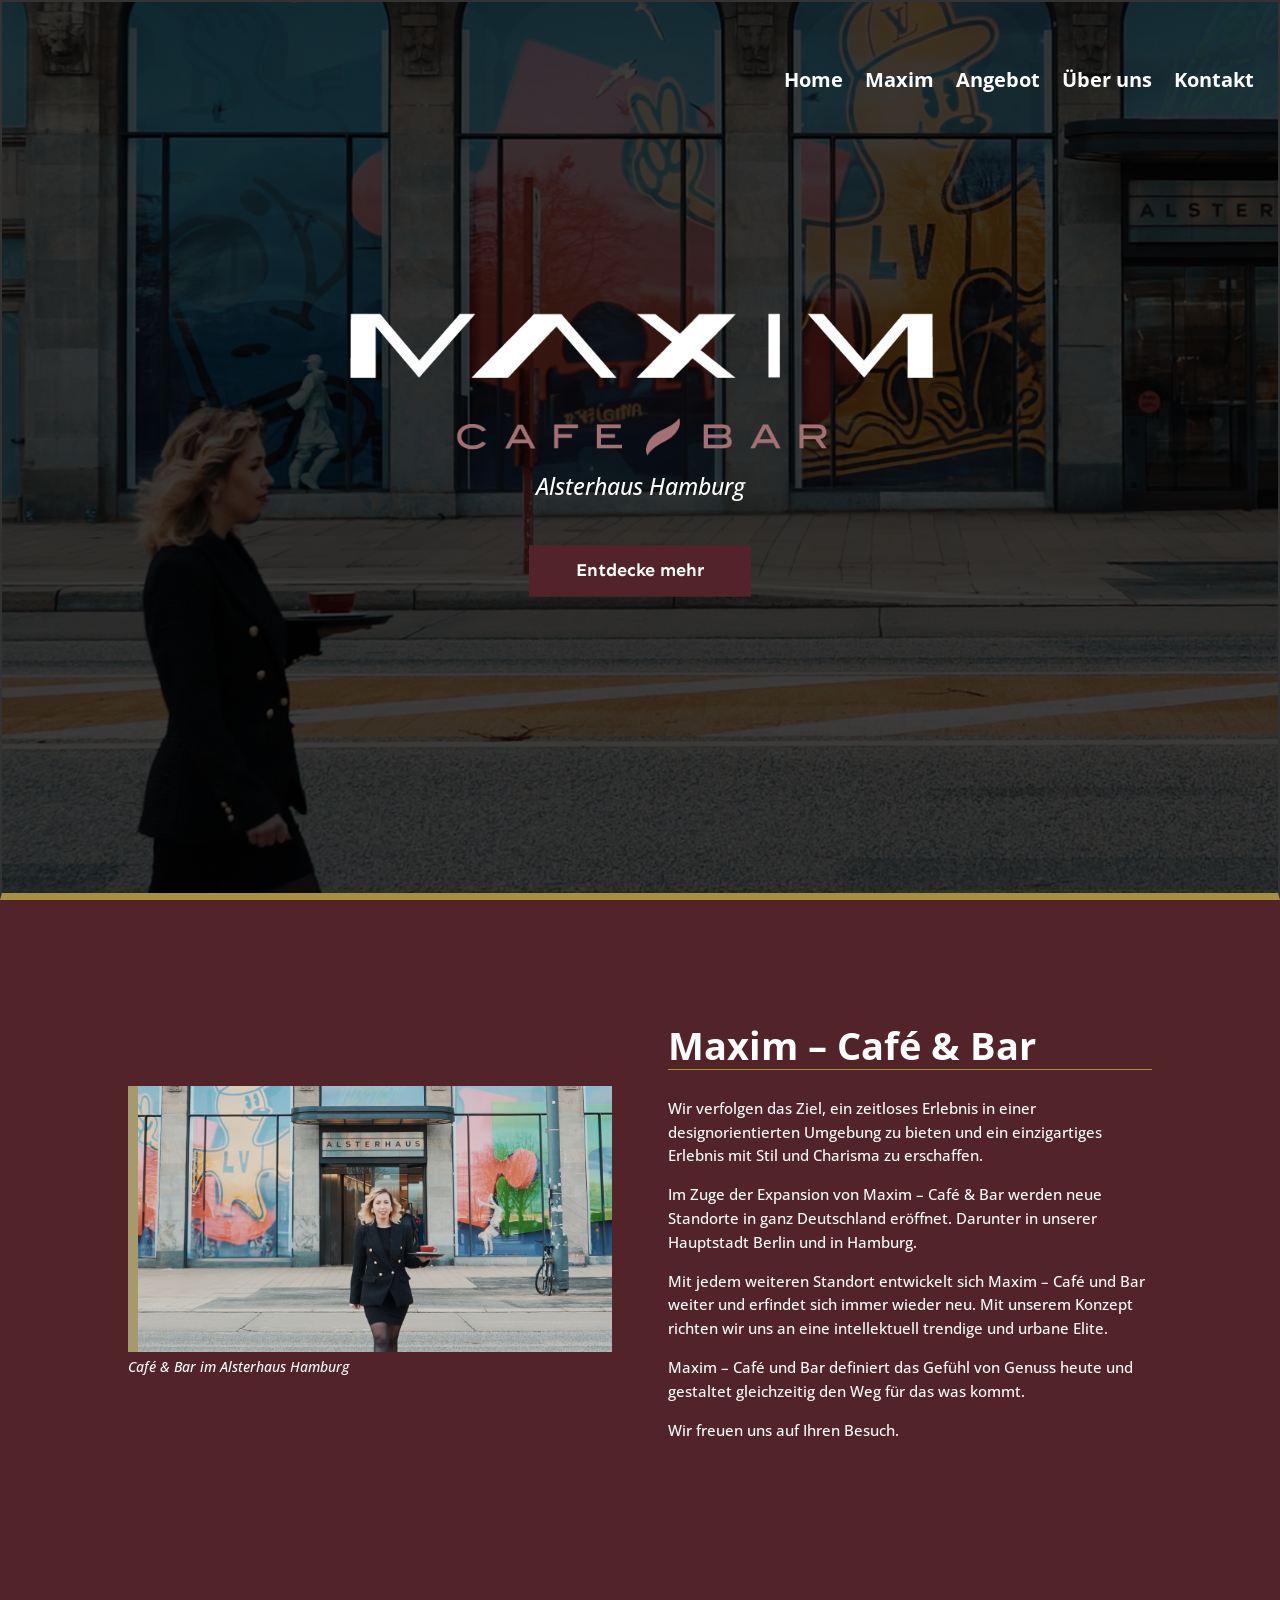
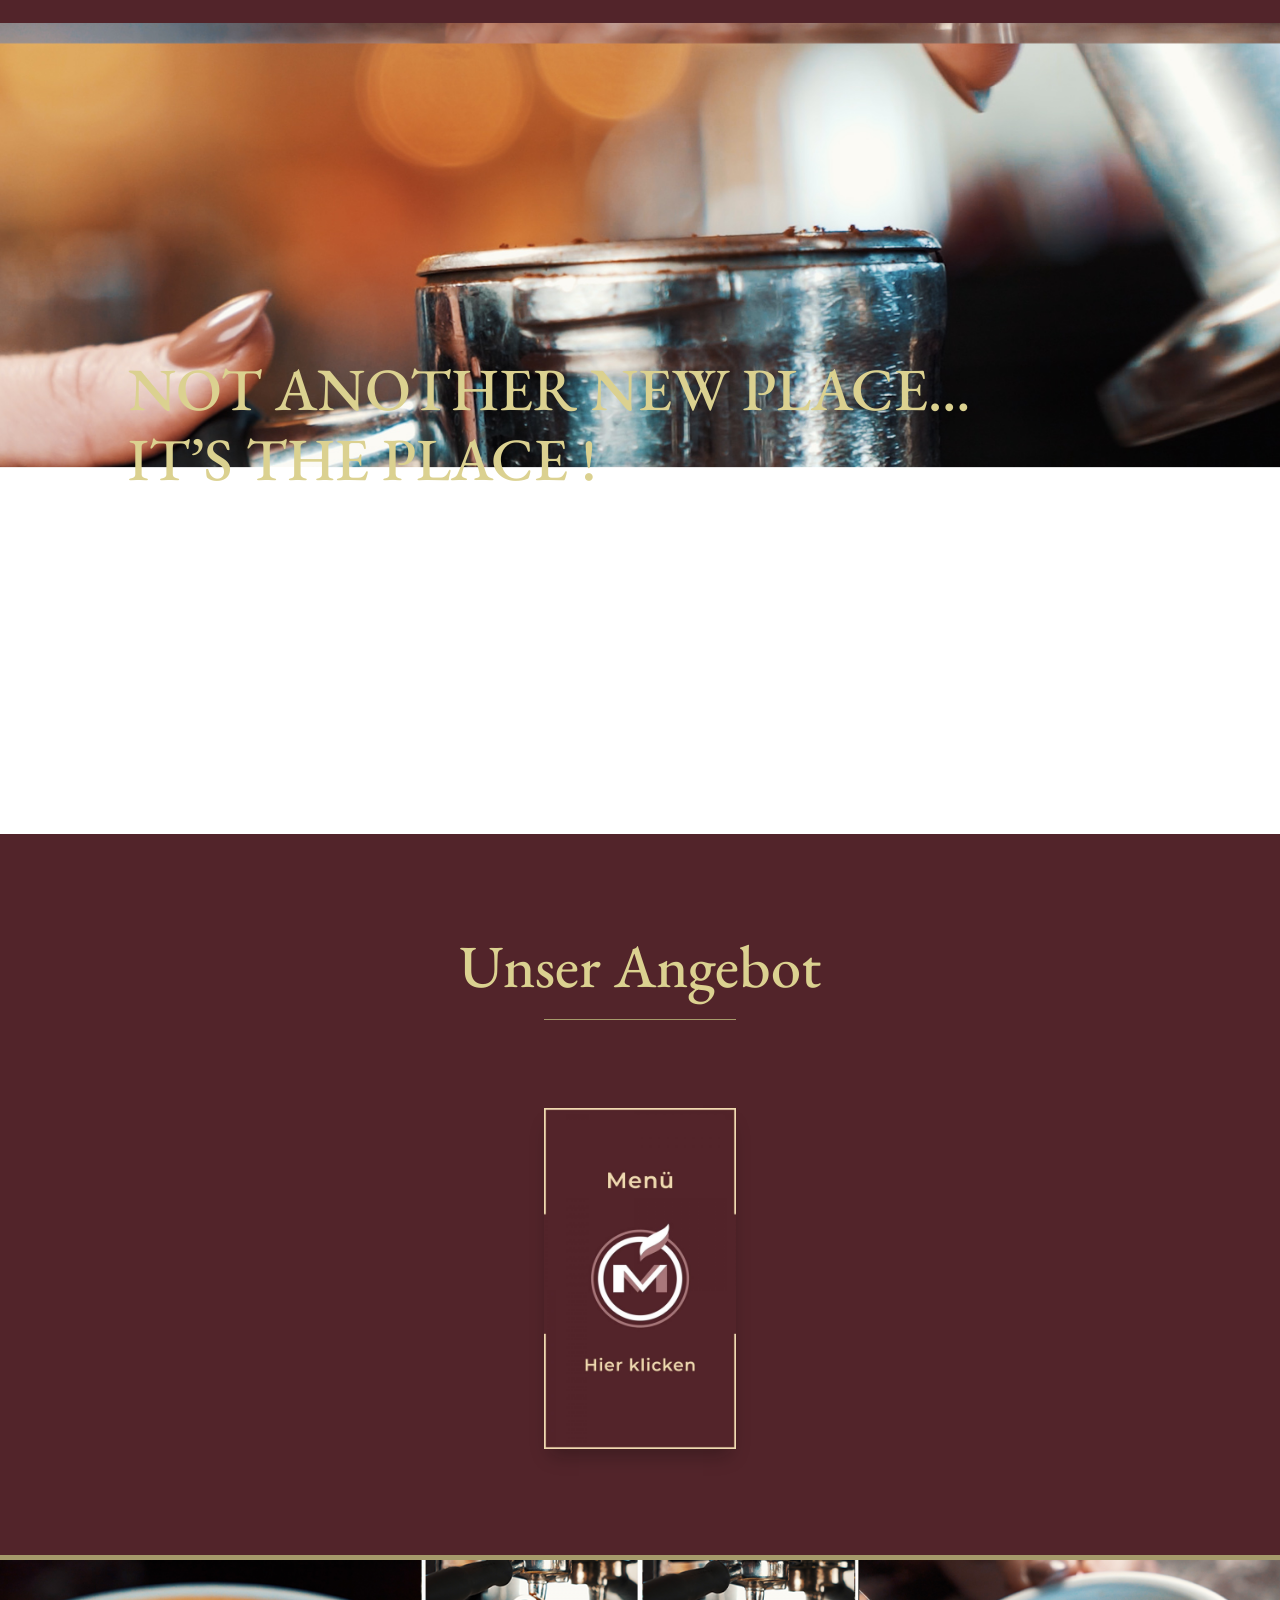
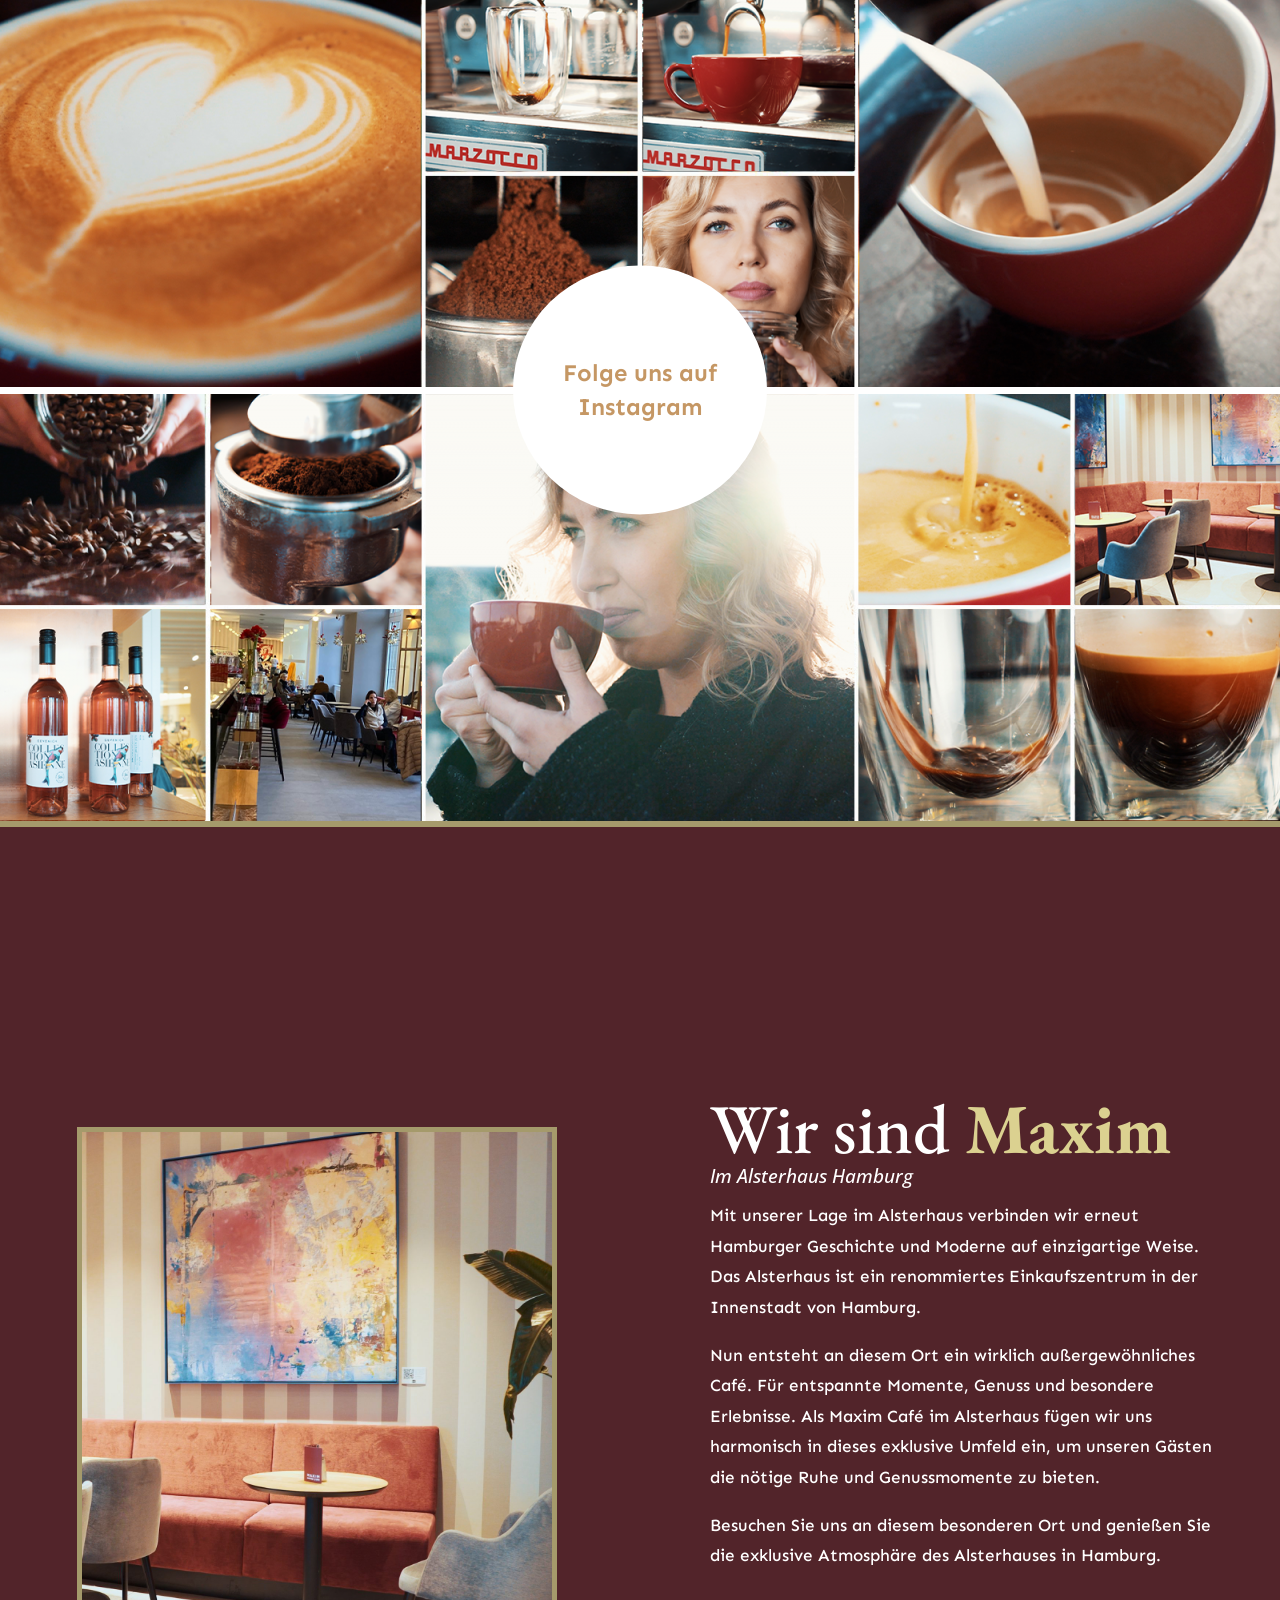
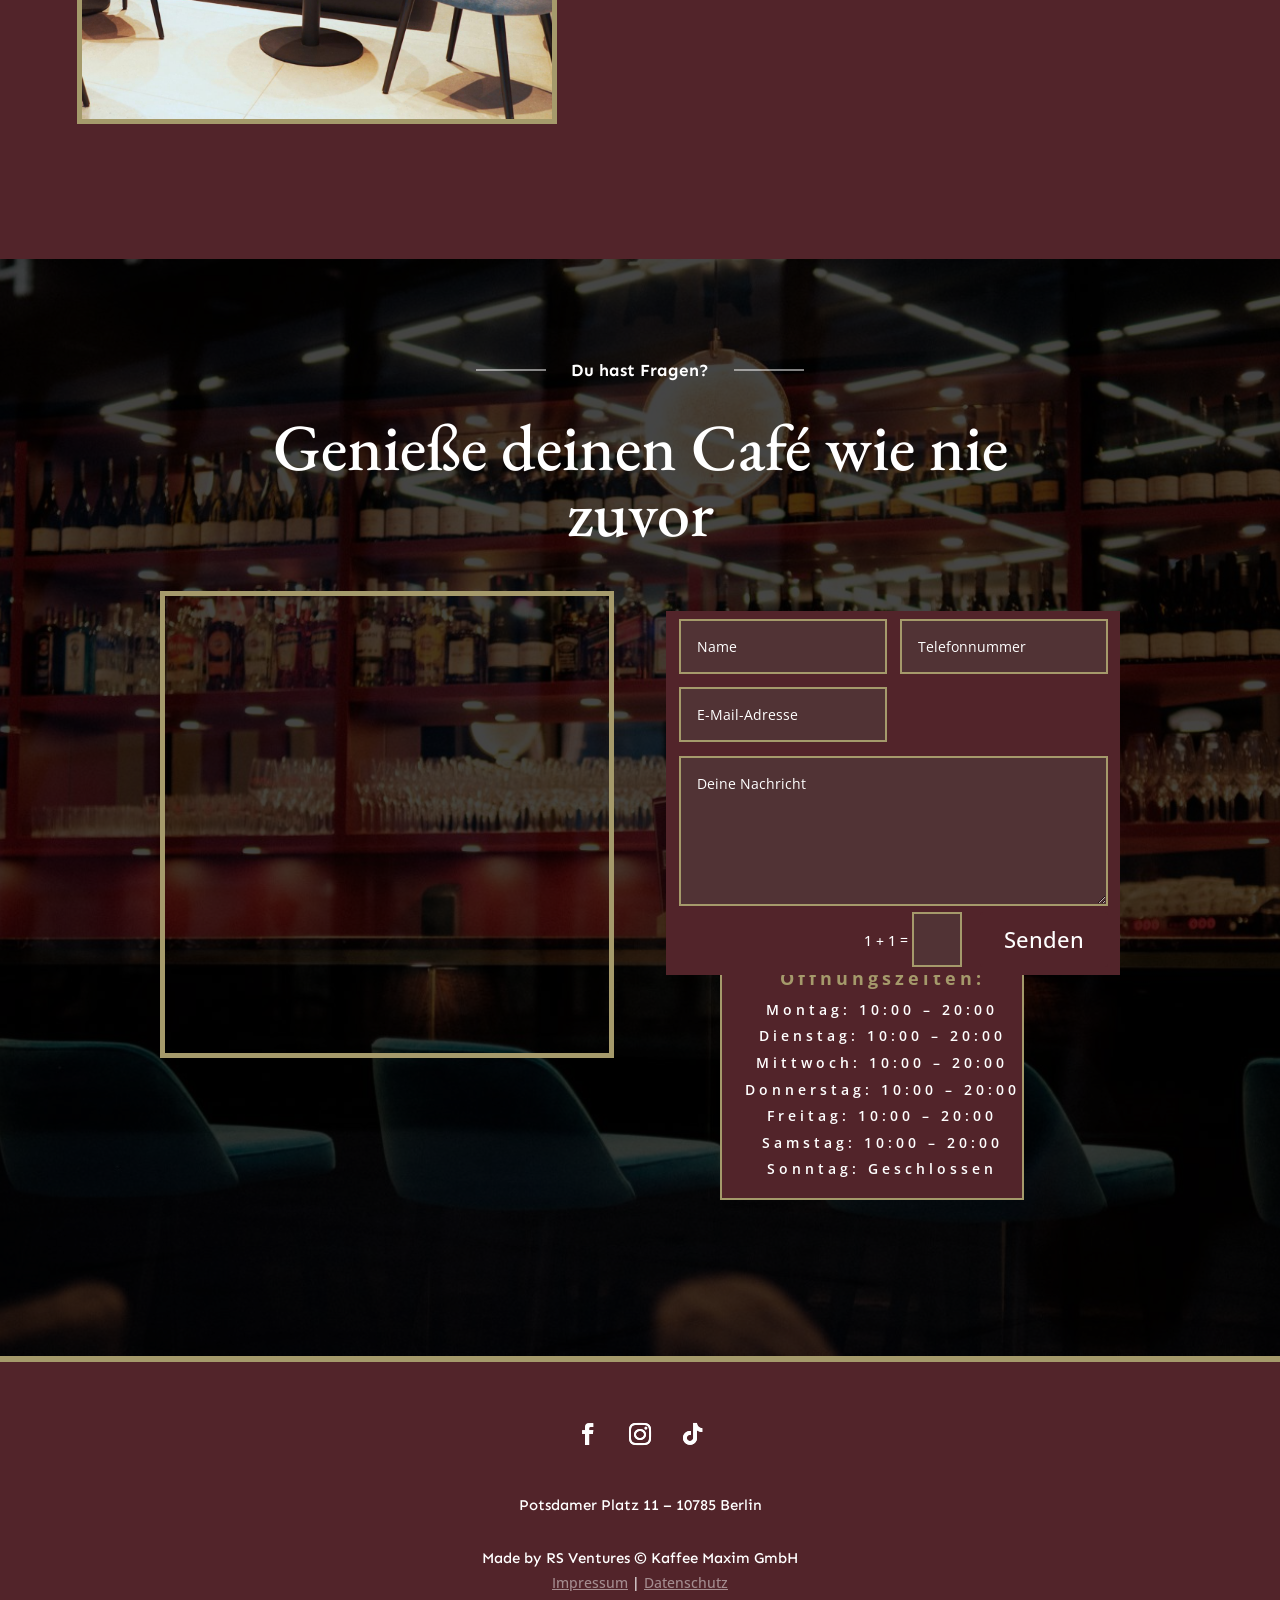
<file: alsterhaus/index.html>
<!DOCTYPE html>
<html lang="de">
<head>
	<meta charset="UTF-8" />
<meta http-equiv="X-UA-Compatible" content="IE=edge">
	<script type="text/javascript">
		document.documentElement.className = 'js';
	</script>

	<meta name='robots' content='index, follow, max-image-preview:large, max-snippet:-1, max-video-preview:-1' />
<script type="text/javascript">
			let jqueryParams=[],jQuery=function(r){return jqueryParams=[...jqueryParams,r],jQuery},$=function(r){return jqueryParams=[...jqueryParams,r],$};window.jQuery=jQuery,window.$=jQuery;let customHeadScripts=!1;jQuery.fn=jQuery.prototype={},$.fn=jQuery.prototype={},jQuery.noConflict=function(r){if(window.jQuery)return jQuery=window.jQuery,$=window.jQuery,customHeadScripts=!0,jQuery.noConflict},jQuery.ready=function(r){jqueryParams=[...jqueryParams,r]},$.ready=function(r){jqueryParams=[...jqueryParams,r]},jQuery.load=function(r){jqueryParams=[...jqueryParams,r]},$.load=function(r){jqueryParams=[...jqueryParams,r]},jQuery.fn.ready=function(r){jqueryParams=[...jqueryParams,r]},$.fn.ready=function(r){jqueryParams=[...jqueryParams,r]};</script>
	<!-- This site is optimized with the Yoast SEO plugin v28.9 - https://yoast.com/product/yoast-seo-wordpress/ -->
	<title>Maxim Café &amp; Bar - Alsterhaus Hamburg</title>
	<meta name="description" content="Sie wollen hochwertigen Café zu einem fairen Preis in einer vornehmen Umgebung genießen? Dann laden wir Sie zu uns ein!" />
	<link rel="canonical" href="../alsterhaus/" />
	<meta property="og:locale" content="de_DE" />
	<meta property="og:type" content="article" />
	<meta property="og:title" content="Maxim Café &amp; Bar - Alsterhaus Hamburg" />
	<meta property="og:description" content="Sie wollen hochwertigen Café zu einem fairen Preis in einer vornehmen Umgebung genießen? Dann laden wir Sie zu uns ein!" />
	<meta property="og:url" content="https://maxim-cafe.com/alsterhaus/" />
	<meta property="og:site_name" content="Maxim Café &amp; Bar" />
	<meta property="article:modified_time" content="2024-06-27T07:24:08+00:00" />
	<meta name="twitter:card" content="summary_large_image" />
	<meta name="twitter:label1" content="Geschätzte Lesezeit" />
	<meta name="twitter:data1" content="4 Minuten" />
	<script type="application/ld+json" class="yoast-schema-graph">{"@context":"https:\/\/schema.org","@graph":[{"@type":"WebPage","@id":"https:\/\/maxim-cafe.com\/alsterhaus\/","url":"https:\/\/maxim-cafe.com\/alsterhaus\/","name":"Maxim Café & Bar - Alsterhaus Hamburg","isPartOf":{"@id":"https:\/\/maxim-cafe.com\/#website"},"datePublished":"2024-01-04T08:11:45+00:00","dateModified":"2024-06-27T07:24:08+00:00","description":"Sie wollen hochwertigen Café zu einem fairen Preis in einer vornehmen Umgebung genießen? Dann laden wir Sie zu uns ein!","breadcrumb":{"@id":"https:\/\/maxim-cafe.com\/alsterhaus\/#breadcrumb"},"inLanguage":"de","potentialAction":[{"@type":"ReadAction","target":["https:\/\/maxim-cafe.com\/alsterhaus\/"]}]},{"@type":"BreadcrumbList","@id":"https:\/\/maxim-cafe.com\/alsterhaus\/#breadcrumb","itemListElement":[{"@type":"ListItem","position":1,"name":"Startseite","item":"https:\/\/maxim-cafe.com\/"},{"@type":"ListItem","position":2,"name":"Alsterhaus Hamburg"}]},{"@type":"WebSite","@id":"https:\/\/maxim-cafe.com\/#website","url":"https:\/\/maxim-cafe.com\/","name":"Maxim Café &amp; Bar","description":"Bester Café in bester Gesellschaft","potentialAction":[{"@type":"SearchAction","target":{"@type":"EntryPoint","urlTemplate":"https:\/\/maxim-cafe.com\/?s={search_term_string}"},"query-input":{"@type":"PropertyValueSpecification","valueRequired":true,"valueName":"search_term_string"}}],"inLanguage":"de"}]}</script>
	<!-- / Yoast SEO plugin. -->


<link rel='dns-prefetch' href='https://fonts.googleapis.com/' />
<link rel='dns-prefetch' href='https://www.googletagmanager.com/' />
<meta content="Divi v.4.27.9" name="generator"/>
<style id="global-styles-inline-css">
:root{--wp--preset--aspect-ratio--square: 1;--wp--preset--aspect-ratio--4-3: 4/3;--wp--preset--aspect-ratio--3-4: 3/4;--wp--preset--aspect-ratio--3-2: 3/2;--wp--preset--aspect-ratio--2-3: 2/3;--wp--preset--aspect-ratio--16-9: 16/9;--wp--preset--aspect-ratio--9-16: 9/16;--wp--preset--color--black: #000000;--wp--preset--color--cyan-bluish-gray: #abb8c3;--wp--preset--color--white: #ffffff;--wp--preset--color--pale-pink: #f78da7;--wp--preset--color--vivid-red: #cf2e2e;--wp--preset--color--luminous-vivid-orange: #ff6900;--wp--preset--color--luminous-vivid-amber: #fcb900;--wp--preset--color--light-green-cyan: #7bdcb5;--wp--preset--color--vivid-green-cyan: #00d084;--wp--preset--color--pale-cyan-blue: #8ed1fc;--wp--preset--color--vivid-cyan-blue: #0693e3;--wp--preset--color--vivid-purple: #9b51e0;--wp--preset--gradient--vivid-cyan-blue-to-vivid-purple: linear-gradient(135deg,rgb(6,147,227) 0%,rgb(155,81,224) 100%);--wp--preset--gradient--light-green-cyan-to-vivid-green-cyan: linear-gradient(135deg,rgb(122,220,180) 0%,rgb(0,208,130) 100%);--wp--preset--gradient--luminous-vivid-amber-to-luminous-vivid-orange: linear-gradient(135deg,rgb(252,185,0) 0%,rgb(255,105,0) 100%);--wp--preset--gradient--luminous-vivid-orange-to-vivid-red: linear-gradient(135deg,rgb(255,105,0) 0%,rgb(207,46,46) 100%);--wp--preset--gradient--very-light-gray-to-cyan-bluish-gray: linear-gradient(135deg,rgb(238,238,238) 0%,rgb(169,184,195) 100%);--wp--preset--gradient--cool-to-warm-spectrum: linear-gradient(135deg,rgb(74,234,220) 0%,rgb(151,120,209) 20%,rgb(207,42,186) 40%,rgb(238,44,130) 60%,rgb(251,105,98) 80%,rgb(254,248,76) 100%);--wp--preset--gradient--blush-light-purple: linear-gradient(135deg,rgb(255,206,236) 0%,rgb(152,150,240) 100%);--wp--preset--gradient--blush-bordeaux: linear-gradient(135deg,rgb(254,205,165) 0%,rgb(254,45,45) 50%,rgb(107,0,62) 100%);--wp--preset--gradient--luminous-dusk: linear-gradient(135deg,rgb(255,203,112) 0%,rgb(199,81,192) 50%,rgb(65,88,208) 100%);--wp--preset--gradient--pale-ocean: linear-gradient(135deg,rgb(255,245,203) 0%,rgb(182,227,212) 50%,rgb(51,167,181) 100%);--wp--preset--gradient--electric-grass: linear-gradient(135deg,rgb(202,248,128) 0%,rgb(113,206,126) 100%);--wp--preset--gradient--midnight: linear-gradient(135deg,rgb(2,3,129) 0%,rgb(40,116,252) 100%);--wp--preset--font-size--small: 13px;--wp--preset--font-size--medium: 20px;--wp--preset--font-size--large: 36px;--wp--preset--font-size--x-large: 42px;--wp--preset--spacing--20: 0.44rem;--wp--preset--spacing--30: 0.67rem;--wp--preset--spacing--40: 1rem;--wp--preset--spacing--50: 1.5rem;--wp--preset--spacing--60: 2.25rem;--wp--preset--spacing--70: 3.38rem;--wp--preset--spacing--80: 5.06rem;--wp--preset--shadow--natural: 6px 6px 9px rgba(0, 0, 0, 0.2);--wp--preset--shadow--deep: 12px 12px 50px rgba(0, 0, 0, 0.4);--wp--preset--shadow--sharp: 6px 6px 0px rgba(0, 0, 0, 0.2);--wp--preset--shadow--outlined: 6px 6px 0px -3px rgb(255, 255, 255), 6px 6px rgb(0, 0, 0);--wp--preset--shadow--crisp: 6px 6px 0px rgb(0, 0, 0);}.wp-block-button{--wp--preset--dimension--25: 25%;--wp--preset--dimension--50: 50%;--wp--preset--dimension--75: 75%;--wp--preset--dimension--100: 100%;}:root { --wp--style--global--content-size: 823px;--wp--style--global--wide-size: 1080px; }:where(body) { margin: 0; }.wp-site-blocks > .alignleft { float: left; margin-right: 2em; }.wp-site-blocks > .alignright { float: right; margin-left: 2em; }.wp-site-blocks > .aligncenter { justify-content: center; margin-left: auto; margin-right: auto; }:where(.is-layout-flex){gap: 0.5em;}:where(.is-layout-grid){gap: 0.5em;}.is-layout-flow > .alignleft{float: left;margin-inline-start: 0;margin-inline-end: 2em;}.is-layout-flow > .alignright{float: right;margin-inline-start: 2em;margin-inline-end: 0;}.is-layout-flow > .aligncenter{margin-left: auto !important;margin-right: auto !important;}.is-layout-constrained > .alignleft{float: left;margin-inline-start: 0;margin-inline-end: 2em;}.is-layout-constrained > .alignright{float: right;margin-inline-start: 2em;margin-inline-end: 0;}.is-layout-constrained > .aligncenter{margin-left: auto !important;margin-right: auto !important;}.is-layout-constrained > :where(:not(.alignleft):not(.alignright):not(.alignfull)){max-width: var(--wp--style--global--content-size);margin-left: auto !important;margin-right: auto !important;}.is-layout-constrained > .alignwide{max-width: var(--wp--style--global--wide-size);}body .is-layout-flex{display: flex;}.is-layout-flex{flex-wrap: wrap;align-items: center;}.is-layout-flex > :is(*, div){margin: 0;}body .is-layout-grid{display: grid;}.is-layout-grid > :is(*, div){margin: 0;}body{padding-top: 0px;padding-right: 0px;padding-bottom: 0px;padding-left: 0px;}:root :where(.wp-element-button, .wp-block-button__link){background-color: #32373c;border-width: 0;color: #fff;font-family: inherit;font-size: inherit;font-style: inherit;font-weight: inherit;letter-spacing: inherit;line-height: inherit;padding-top: calc(0.667em + 2px);padding-right: calc(1.333em + 2px);padding-bottom: calc(0.667em + 2px);padding-left: calc(1.333em + 2px);text-decoration: none;text-transform: inherit;}.has-black-color{color: var(--wp--preset--color--black) !important;}.has-cyan-bluish-gray-color{color: var(--wp--preset--color--cyan-bluish-gray) !important;}.has-white-color{color: var(--wp--preset--color--white) !important;}.has-pale-pink-color{color: var(--wp--preset--color--pale-pink) !important;}.has-vivid-red-color{color: var(--wp--preset--color--vivid-red) !important;}.has-luminous-vivid-orange-color{color: var(--wp--preset--color--luminous-vivid-orange) !important;}.has-luminous-vivid-amber-color{color: var(--wp--preset--color--luminous-vivid-amber) !important;}.has-light-green-cyan-color{color: var(--wp--preset--color--light-green-cyan) !important;}.has-vivid-green-cyan-color{color: var(--wp--preset--color--vivid-green-cyan) !important;}.has-pale-cyan-blue-color{color: var(--wp--preset--color--pale-cyan-blue) !important;}.has-vivid-cyan-blue-color{color: var(--wp--preset--color--vivid-cyan-blue) !important;}.has-vivid-purple-color{color: var(--wp--preset--color--vivid-purple) !important;}.has-black-background-color{background-color: var(--wp--preset--color--black) !important;}.has-cyan-bluish-gray-background-color{background-color: var(--wp--preset--color--cyan-bluish-gray) !important;}.has-white-background-color{background-color: var(--wp--preset--color--white) !important;}.has-pale-pink-background-color{background-color: var(--wp--preset--color--pale-pink) !important;}.has-vivid-red-background-color{background-color: var(--wp--preset--color--vivid-red) !important;}.has-luminous-vivid-orange-background-color{background-color: var(--wp--preset--color--luminous-vivid-orange) !important;}.has-luminous-vivid-amber-background-color{background-color: var(--wp--preset--color--luminous-vivid-amber) !important;}.has-light-green-cyan-background-color{background-color: var(--wp--preset--color--light-green-cyan) !important;}.has-vivid-green-cyan-background-color{background-color: var(--wp--preset--color--vivid-green-cyan) !important;}.has-pale-cyan-blue-background-color{background-color: var(--wp--preset--color--pale-cyan-blue) !important;}.has-vivid-cyan-blue-background-color{background-color: var(--wp--preset--color--vivid-cyan-blue) !important;}.has-vivid-purple-background-color{background-color: var(--wp--preset--color--vivid-purple) !important;}.has-black-border-color{border-color: var(--wp--preset--color--black) !important;}.has-cyan-bluish-gray-border-color{border-color: var(--wp--preset--color--cyan-bluish-gray) !important;}.has-white-border-color{border-color: var(--wp--preset--color--white) !important;}.has-pale-pink-border-color{border-color: var(--wp--preset--color--pale-pink) !important;}.has-vivid-red-border-color{border-color: var(--wp--preset--color--vivid-red) !important;}.has-luminous-vivid-orange-border-color{border-color: var(--wp--preset--color--luminous-vivid-orange) !important;}.has-luminous-vivid-amber-border-color{border-color: var(--wp--preset--color--luminous-vivid-amber) !important;}.has-light-green-cyan-border-color{border-color: var(--wp--preset--color--light-green-cyan) !important;}.has-vivid-green-cyan-border-color{border-color: var(--wp--preset--color--vivid-green-cyan) !important;}.has-pale-cyan-blue-border-color{border-color: var(--wp--preset--color--pale-cyan-blue) !important;}.has-vivid-cyan-blue-border-color{border-color: var(--wp--preset--color--vivid-cyan-blue) !important;}.has-vivid-purple-border-color{border-color: var(--wp--preset--color--vivid-purple) !important;}.has-vivid-cyan-blue-to-vivid-purple-gradient-background{background: var(--wp--preset--gradient--vivid-cyan-blue-to-vivid-purple) !important;}.has-light-green-cyan-to-vivid-green-cyan-gradient-background{background: var(--wp--preset--gradient--light-green-cyan-to-vivid-green-cyan) !important;}.has-luminous-vivid-amber-to-luminous-vivid-orange-gradient-background{background: var(--wp--preset--gradient--luminous-vivid-amber-to-luminous-vivid-orange) !important;}.has-luminous-vivid-orange-to-vivid-red-gradient-background{background: var(--wp--preset--gradient--luminous-vivid-orange-to-vivid-red) !important;}.has-very-light-gray-to-cyan-bluish-gray-gradient-background{background: var(--wp--preset--gradient--very-light-gray-to-cyan-bluish-gray) !important;}.has-cool-to-warm-spectrum-gradient-background{background: var(--wp--preset--gradient--cool-to-warm-spectrum) !important;}.has-blush-light-purple-gradient-background{background: var(--wp--preset--gradient--blush-light-purple) !important;}.has-blush-bordeaux-gradient-background{background: var(--wp--preset--gradient--blush-bordeaux) !important;}.has-luminous-dusk-gradient-background{background: var(--wp--preset--gradient--luminous-dusk) !important;}.has-pale-ocean-gradient-background{background: var(--wp--preset--gradient--pale-ocean) !important;}.has-electric-grass-gradient-background{background: var(--wp--preset--gradient--electric-grass) !important;}.has-midnight-gradient-background{background: var(--wp--preset--gradient--midnight) !important;}.has-small-font-size{font-size: var(--wp--preset--font-size--small) !important;}.has-medium-font-size{font-size: var(--wp--preset--font-size--medium) !important;}.has-large-font-size{font-size: var(--wp--preset--font-size--large) !important;}.has-x-large-font-size{font-size: var(--wp--preset--font-size--x-large) !important;}
/*# sourceURL=global-styles-inline-css */
</style>

<link rel='stylesheet' id='et-divi-open-sans-css' href='https://fonts.googleapis.com/css?family=Open+Sans:300italic,400italic,600italic,700italic,800italic,400,300,600,700,800&#038;subset=latin,latin-ext&#038;display=swap' media='all' />
<style id="divi-style-inline-inline-css">
/*!
Theme Name: Divi
Theme URI: http://www.elegantthemes.com/gallery/divi/
Version: 4.27.9
Description: Smart. Flexible. Beautiful. Divi is the most powerful theme in our collection.
Author: Elegant Themes
Author URI: http://www.elegantthemes.com
License: GNU General Public License v2
License URI: http://www.gnu.org/licenses/gpl-2.0.html
*/
a,abbr,acronym,address,applet,b,big,blockquote,body,center,cite,code,dd,del,dfn,div,dl,dt,em,fieldset,font,form,h1,h2,h3,h4,h5,h6,html,i,iframe,img,ins,kbd,label,legend,li,object,ol,p,pre,q,s,samp,small,span,strike,strong,sub,sup,tt,u,ul,var{margin:0;padding:0;border:0;outline:0;font-size:100%;-ms-text-size-adjust:100%;-webkit-text-size-adjust:100%;vertical-align:baseline;background:transparent}body{line-height:1}ol,ul{list-style:none}blockquote,q{quotes:none}blockquote:after,blockquote:before,q:after,q:before{content:"";content:none}blockquote{margin:20px 0 30px;border-left:5px solid;padding-left:20px}:focus{outline:0}del{text-decoration:line-through}pre{overflow:auto;padding:10px}figure{margin:0}table{border-collapse:collapse;border-spacing:0}article,aside,footer,header,hgroup,nav,section{display:block}body{font-family:Open Sans,Arial,sans-serif;font-size:14px;color:#666;background-color:#fff;line-height:1.7em;font-weight:500;-webkit-font-smoothing:antialiased;-moz-osx-font-smoothing:grayscale}body.page-template-page-template-blank-php #page-container{padding-top:0!important}body.et_cover_background{background-size:cover!important;background-position:top!important;background-repeat:no-repeat!important;background-attachment:fixed}a{color:#2ea3f2}a,a:hover{text-decoration:none}p{padding-bottom:1em}p:not(.has-background):last-of-type{padding-bottom:0}p.et_normal_padding{padding-bottom:1em}strong{font-weight:700}cite,em,i{font-style:italic}code,pre{font-family:Courier New,monospace;margin-bottom:10px}ins{text-decoration:none}sub,sup{height:0;line-height:1;position:relative;vertical-align:baseline}sup{bottom:.8em}sub{top:.3em}dl{margin:0 0 1.5em}dl dt{font-weight:700}dd{margin-left:1.5em}blockquote p{padding-bottom:0}embed,iframe,object,video{max-width:100%}h1,h2,h3,h4,h5,h6{color:#333;padding-bottom:10px;line-height:1em;font-weight:500}h1 a,h2 a,h3 a,h4 a,h5 a,h6 a{color:inherit}h1{font-size:30px}h2{font-size:26px}h3{font-size:22px}h4{font-size:18px}h5{font-size:16px}h6{font-size:14px}input{-webkit-appearance:none}input[type=checkbox]{-webkit-appearance:checkbox}input[type=radio]{-webkit-appearance:radio}input.text,input.title,input[type=email],input[type=password],input[type=tel],input[type=text],select,textarea{background-color:#fff;border:1px solid #bbb;padding:2px;color:#4e4e4e}input.text:focus,input.title:focus,input[type=text]:focus,select:focus,textarea:focus{border-color:#2d3940;color:#3e3e3e}input.text,input.title,input[type=text],select,textarea{margin:0}textarea{padding:4px}button,input,select,textarea{font-family:inherit}img{max-width:100%;height:auto}.clear{clear:both}br.clear{margin:0;padding:0}.pagination{clear:both}#et_search_icon:hover,.et-social-icon a:hover,.et_password_protected_form .et_submit_button,.form-submit .et_pb_buttontton.alt.disabled,.nav-single a,.posted_in a{color:#2ea3f2}.et-search-form,blockquote{border-color:#2ea3f2}#main-content{background-color:#fff}.container{width:80%;max-width:1080px;margin:auto;position:relative}body:not(.et-tb) #main-content .container,body:not(.et-tb-has-header) #main-content .container{padding-top:58px}.et_full_width_page #main-content .container:before{display:none}.main_title{margin-bottom:20px}.et_password_protected_form .et_submit_button:hover,.form-submit .et_pb_button:hover{background:rgba(0,0,0,.05)}.et_button_icon_visible .et_pb_button{padding-right:2em;padding-left:.7em}.et_button_icon_visible .et_pb_button:after{opacity:1;margin-left:0}.et_button_left .et_pb_button:hover:after{left:.15em}.et_button_left .et_pb_button:after{margin-left:0;left:1em}.et_button_icon_visible.et_button_left .et_pb_button,.et_button_left .et_pb_button:hover,.et_button_left .et_pb_module .et_pb_button:hover{padding-left:2em;padding-right:.7em}.et_button_icon_visible.et_button_left .et_pb_button:after,.et_button_left .et_pb_button:hover:after{left:.15em}.et_password_protected_form .et_submit_button:hover,.form-submit .et_pb_button:hover{padding:.3em 1em}.et_button_no_icon .et_pb_button:after{display:none}.et_button_no_icon.et_button_icon_visible.et_button_left .et_pb_button,.et_button_no_icon.et_button_left .et_pb_button:hover,.et_button_no_icon .et_pb_button,.et_button_no_icon .et_pb_button:hover{padding:.3em 1em!important}.et_button_custom_icon .et_pb_button:after{line-height:1.7em}.et_button_custom_icon.et_button_icon_visible .et_pb_button:after,.et_button_custom_icon .et_pb_button:hover:after{margin-left:.3em}#left-area .post_format-post-format-gallery .wp-block-gallery:first-of-type{padding:0;margin-bottom:-16px}.entry-content table:not(.variations){border:1px solid #eee;margin:0 0 15px;text-align:left;width:100%}.entry-content thead th,.entry-content tr th{color:#555;font-weight:700;padding:9px 24px}.entry-content tr td{border-top:1px solid #eee;padding:6px 24px}#left-area ul,.entry-content ul,.et-l--body ul,.et-l--footer ul,.et-l--header ul{list-style-type:disc;padding:0 0 23px 1em;line-height:26px}#left-area ol,.entry-content ol,.et-l--body ol,.et-l--footer ol,.et-l--header ol{list-style-type:decimal;list-style-position:inside;padding:0 0 23px;line-height:26px}#left-area ul li ul,.entry-content ul li ol{padding:2px 0 2px 20px}#left-area ol li ul,.entry-content ol li ol,.et-l--body ol li ol,.et-l--footer ol li ol,.et-l--header ol li ol{padding:2px 0 2px 35px}#left-area ul.wp-block-gallery{display:-webkit-box;display:-ms-flexbox;display:flex;-ms-flex-wrap:wrap;flex-wrap:wrap;list-style-type:none;padding:0}#left-area ul.products{padding:0!important;line-height:1.7!important;list-style:none!important}.gallery-item a{display:block}.gallery-caption,.gallery-item a{width:90%}#wpadminbar{z-index:100001}#left-area .post-meta{font-size:14px;padding-bottom:15px}#left-area .post-meta a{text-decoration:none;color:#666}#left-area .et_featured_image{padding-bottom:7px}.single .post{padding-bottom:25px}body.single .et_audio_content{margin-bottom:-6px}.nav-single a{text-decoration:none;color:#2ea3f2;font-size:14px;font-weight:400}.nav-previous{float:left}.nav-next{float:right}.et_password_protected_form p input{background-color:#eee;border:none!important;width:100%!important;border-radius:0!important;font-size:14px;color:#999!important;padding:16px!important;-webkit-box-sizing:border-box;box-sizing:border-box}.et_password_protected_form label{display:none}.et_password_protected_form .et_submit_button{font-family:inherit;display:block;float:right;margin:8px auto 0;cursor:pointer}.post-password-required p.nocomments.container{max-width:100%}.post-password-required p.nocomments.container:before{display:none}.aligncenter,div.post .new-post .aligncenter{display:block;margin-left:auto;margin-right:auto}.wp-caption{border:1px solid #ddd;text-align:center;background-color:#f3f3f3;margin-bottom:10px;max-width:96%;padding:8px}.wp-caption.alignleft{margin:0 30px 20px 0}.wp-caption.alignright{margin:0 0 20px 30px}.wp-caption img{margin:0;padding:0;border:0}.wp-caption p.wp-caption-text{font-size:12px;padding:0 4px 5px;margin:0}.alignright{float:right}.alignleft{float:left}img.alignleft{display:inline;float:left;margin-right:15px}img.alignright{display:inline;float:right;margin-left:15px}.page.et_pb_pagebuilder_layout #main-content{background-color:transparent}body #main-content .et_builder_inner_content>h1,body #main-content .et_builder_inner_content>h2,body #main-content .et_builder_inner_content>h3,body #main-content .et_builder_inner_content>h4,body #main-content .et_builder_inner_content>h5,body #main-content .et_builder_inner_content>h6{line-height:1.4em}body #main-content .et_builder_inner_content>p{line-height:1.7em}.wp-block-pullquote{margin:20px 0 30px}.wp-block-pullquote.has-background blockquote{border-left:none}.wp-block-group.has-background{padding:1.5em 1.5em .5em}@media (min-width:981px){#left-area{width:79.125%;padding-bottom:23px}#main-content .container:before{content:"";position:absolute;top:0;height:100%;width:1px;background-color:#e2e2e2}.et_full_width_page #left-area,.et_no_sidebar #left-area{float:none;width:100%!important}.et_full_width_page #left-area{padding-bottom:0}.et_no_sidebar #main-content .container:before{display:none}}@media (max-width:980px){#page-container{padding-top:80px}.et-tb #page-container,.et-tb-has-header #page-container{padding-top:0!important}#left-area,#sidebar{width:100%!important}#main-content .container:before{display:none!important}.et_full_width_page .et_gallery_item:nth-child(4n+1){clear:none}}@media print{#page-container{padding-top:0!important}}#wp-admin-bar-et-use-visual-builder a:before{font-family:ETmodules!important;content:"\e625";font-size:30px!important;width:28px;margin-top:-3px;color:#974df3!important}#wp-admin-bar-et-use-visual-builder:hover a:before{color:#fff!important}#wp-admin-bar-et-use-visual-builder:hover a,#wp-admin-bar-et-use-visual-builder a:hover{transition:background-color .5s ease;-webkit-transition:background-color .5s ease;-moz-transition:background-color .5s ease;background-color:#7e3bd0!important;color:#fff!important}* html .clearfix,:first-child+html .clearfix{zoom:1}.iphone .et_pb_section_video_bg video::-webkit-media-controls-start-playback-button{display:none!important;-webkit-appearance:none}.et_mobile_device .et_pb_section_parallax .et_pb_parallax_css{background-attachment:scroll}.et-social-facebook a.icon:before{content:"\e093"}.et-social-twitter a.icon:before{content:"\e094"}.et-social-google-plus a.icon:before{content:"\e096"}.et-social-instagram a.icon:before{content:"\e09a"}.et-social-rss a.icon:before{content:"\e09e"}.ai1ec-single-event:after{content:" ";display:table;clear:both}.evcal_event_details .evcal_evdata_cell .eventon_details_shading_bot.eventon_details_shading_bot{z-index:3}.wp-block-divi-layout{margin-bottom:1em}*{-webkit-box-sizing:border-box;box-sizing:border-box}#et-info-email:before,#et-info-phone:before,#et_search_icon:before,.comment-reply-link:after,.et-cart-info span:before,.et-pb-arrow-next:before,.et-pb-arrow-prev:before,.et-social-icon a:before,.et_audio_container .mejs-playpause-button button:before,.et_audio_container .mejs-volume-button button:before,.et_overlay:before,.et_password_protected_form .et_submit_button:after,.et_pb_button:after,.et_pb_contact_reset:after,.et_pb_contact_submit:after,.et_pb_font_icon:before,.et_pb_newsletter_button:after,.et_pb_pricing_table_button:after,.et_pb_promo_button:after,.et_pb_testimonial:before,.et_pb_toggle_title:before,.form-submit .et_pb_button:after,.mobile_menu_bar:before,a.et_pb_more_button:after{font-family:ETmodules!important;speak:none;font-style:normal;font-weight:400;-webkit-font-feature-settings:normal;font-feature-settings:normal;font-variant:normal;text-transform:none;line-height:1;-webkit-font-smoothing:antialiased;-moz-osx-font-smoothing:grayscale;text-shadow:0 0;direction:ltr}.et-pb-icon,.et_pb_custom_button_icon.et_pb_button:after,.et_pb_login .et_pb_custom_button_icon.et_pb_button:after,.et_pb_woo_custom_button_icon .button.et_pb_custom_button_icon.et_pb_button:after,.et_pb_woo_custom_button_icon .button.et_pb_custom_button_icon.et_pb_button:hover:after{content:attr(data-icon)}.et-pb-icon{font-family:ETmodules;speak:none;font-weight:400;-webkit-font-feature-settings:normal;font-feature-settings:normal;font-variant:normal;text-transform:none;line-height:1;-webkit-font-smoothing:antialiased;font-size:96px;font-style:normal;display:inline-block;-webkit-box-sizing:border-box;box-sizing:border-box;direction:ltr}#et-ajax-saving{display:none;-webkit-transition:background .3s,-webkit-box-shadow .3s;transition:background .3s,-webkit-box-shadow .3s;transition:background .3s,box-shadow .3s;transition:background .3s,box-shadow .3s,-webkit-box-shadow .3s;-webkit-box-shadow:rgba(0,139,219,.247059) 0 0 60px;box-shadow:0 0 60px rgba(0,139,219,.247059);position:fixed;top:50%;left:50%;width:50px;height:50px;background:#fff;border-radius:50px;margin:-25px 0 0 -25px;z-index:999999;text-align:center}#et-ajax-saving img{margin:9px}.et-safe-mode-indicator,.et-safe-mode-indicator:focus,.et-safe-mode-indicator:hover{-webkit-box-shadow:0 5px 10px rgba(41,196,169,.15);box-shadow:0 5px 10px rgba(41,196,169,.15);background:#29c4a9;color:#fff;font-size:14px;font-weight:600;padding:12px;line-height:16px;border-radius:3px;position:fixed;bottom:30px;right:30px;z-index:999999;text-decoration:none;font-family:Open Sans,sans-serif;-webkit-font-smoothing:antialiased;-moz-osx-font-smoothing:grayscale}.et_pb_button{font-size:20px;font-weight:500;padding:.3em 1em;line-height:1.7em!important;background-color:transparent;background-size:cover;background-position:50%;background-repeat:no-repeat;border:2px solid;border-radius:3px;-webkit-transition-duration:.2s;transition-duration:.2s;-webkit-transition-property:all!important;transition-property:all!important}.et_pb_button,.et_pb_button_inner{position:relative}.et_pb_button:hover,.et_pb_module .et_pb_button:hover{border:2px solid transparent;padding:.3em 2em .3em .7em}.et_pb_button:hover{background-color:hsla(0,0%,100%,.2)}.et_pb_bg_layout_light.et_pb_button:hover,.et_pb_bg_layout_light .et_pb_button:hover{background-color:rgba(0,0,0,.05)}.et_pb_button:after,.et_pb_button:before{font-size:32px;line-height:1em;content:"\35";opacity:0;position:absolute;margin-left:-1em;-webkit-transition:all .2s;transition:all .2s;text-transform:none;-webkit-font-feature-settings:"kern" off;font-feature-settings:"kern" off;font-variant:none;font-style:normal;font-weight:400;text-shadow:none}.et_pb_button.et_hover_enabled:hover:after,.et_pb_button.et_pb_hovered:hover:after{-webkit-transition:none!important;transition:none!important}.et_pb_button:before{display:none}.et_pb_button:hover:after{opacity:1;margin-left:0}.et_pb_column_1_3 h1,.et_pb_column_1_4 h1,.et_pb_column_1_5 h1,.et_pb_column_1_6 h1,.et_pb_column_2_5 h1{font-size:26px}.et_pb_column_1_3 h2,.et_pb_column_1_4 h2,.et_pb_column_1_5 h2,.et_pb_column_1_6 h2,.et_pb_column_2_5 h2{font-size:23px}.et_pb_column_1_3 h3,.et_pb_column_1_4 h3,.et_pb_column_1_5 h3,.et_pb_column_1_6 h3,.et_pb_column_2_5 h3{font-size:20px}.et_pb_column_1_3 h4,.et_pb_column_1_4 h4,.et_pb_column_1_5 h4,.et_pb_column_1_6 h4,.et_pb_column_2_5 h4{font-size:18px}.et_pb_column_1_3 h5,.et_pb_column_1_4 h5,.et_pb_column_1_5 h5,.et_pb_column_1_6 h5,.et_pb_column_2_5 h5{font-size:16px}.et_pb_column_1_3 h6,.et_pb_column_1_4 h6,.et_pb_column_1_5 h6,.et_pb_column_1_6 h6,.et_pb_column_2_5 h6{font-size:15px}.et_pb_bg_layout_dark,.et_pb_bg_layout_dark h1,.et_pb_bg_layout_dark h2,.et_pb_bg_layout_dark h3,.et_pb_bg_layout_dark h4,.et_pb_bg_layout_dark h5,.et_pb_bg_layout_dark h6{color:#fff!important}.et_pb_module.et_pb_text_align_left{text-align:left}.et_pb_module.et_pb_text_align_center{text-align:center}.et_pb_module.et_pb_text_align_right{text-align:right}.et_pb_module.et_pb_text_align_justified{text-align:justify}.clearfix:after{visibility:hidden;display:block;font-size:0;content:" ";clear:both;height:0}.et_pb_bg_layout_light .et_pb_more_button{color:#2ea3f2}.et_builder_inner_content{position:relative;z-index:1}header .et_builder_inner_content{z-index:2}.et_pb_css_mix_blend_mode_passthrough{mix-blend-mode:unset!important}.et_pb_image_container{margin:-20px -20px 29px}.et_pb_module_inner{position:relative}.et_hover_enabled_preview{z-index:2}.et_hover_enabled:hover{position:relative;z-index:2}.et_pb_all_tabs,.et_pb_module,.et_pb_posts_nav a,.et_pb_tab,.et_pb_with_background{position:relative;background-size:cover;background-position:50%;background-repeat:no-repeat}.et_pb_background_mask,.et_pb_background_pattern{bottom:0;left:0;position:absolute;right:0;top:0}.et_pb_background_mask{background-size:calc(100% + 2px) calc(100% + 2px);background-repeat:no-repeat;background-position:50%;overflow:hidden}.et_pb_background_pattern{background-position:0 0;background-repeat:repeat}.et_pb_with_border{position:relative;border:0 solid #333}.post-password-required .et_pb_row{padding:0;width:100%}.post-password-required .et_password_protected_form{min-height:0}body.et_pb_pagebuilder_layout.et_pb_show_title .post-password-required .et_password_protected_form h1,body:not(.et_pb_pagebuilder_layout) .post-password-required .et_password_protected_form h1{display:none}.et_pb_no_bg{padding:0!important}.et_overlay.et_pb_inline_icon:before,.et_pb_inline_icon:before{content:attr(data-icon)}.et_pb_more_button{color:inherit;text-shadow:none;text-decoration:none;display:inline-block;margin-top:20px}.et_parallax_bg_wrap{overflow:hidden;position:absolute;top:0;right:0;bottom:0;left:0}.et_parallax_bg{background-repeat:no-repeat;background-position:top;background-size:cover;position:absolute;bottom:0;left:0;width:100%;height:100%;display:block}.et_parallax_bg.et_parallax_bg__hover,.et_parallax_bg.et_parallax_bg_phone,.et_parallax_bg.et_parallax_bg_tablet,.et_parallax_gradient.et_parallax_gradient__hover,.et_parallax_gradient.et_parallax_gradient_phone,.et_parallax_gradient.et_parallax_gradient_tablet,.et_pb_section_parallax_hover:hover .et_parallax_bg:not(.et_parallax_bg__hover),.et_pb_section_parallax_hover:hover .et_parallax_gradient:not(.et_parallax_gradient__hover){display:none}.et_pb_section_parallax_hover:hover .et_parallax_bg.et_parallax_bg__hover,.et_pb_section_parallax_hover:hover .et_parallax_gradient.et_parallax_gradient__hover{display:block}.et_parallax_gradient{bottom:0;display:block;left:0;position:absolute;right:0;top:0}.et_pb_module.et_pb_section_parallax,.et_pb_posts_nav a.et_pb_section_parallax,.et_pb_tab.et_pb_section_parallax{position:relative}.et_pb_section_parallax .et_pb_parallax_css,.et_pb_slides .et_parallax_bg.et_pb_parallax_css{background-attachment:fixed}body.et-bfb .et_pb_section_parallax .et_pb_parallax_css,body.et-bfb .et_pb_slides .et_parallax_bg.et_pb_parallax_css{background-attachment:scroll;bottom:auto}.et_pb_section_parallax.et_pb_column .et_pb_module,.et_pb_section_parallax.et_pb_row .et_pb_column,.et_pb_section_parallax.et_pb_row .et_pb_module{z-index:9;position:relative}.et_pb_more_button:hover:after{opacity:1;margin-left:0}.et_pb_preload .et_pb_section_video_bg,.et_pb_preload>div{visibility:hidden}.et_pb_preload,.et_pb_section.et_pb_section_video.et_pb_preload{position:relative;background:#464646!important}.et_pb_preload:before{content:"";position:absolute;top:50%;left:50%;background:url(../wp-content/themes/Divi/includes/builder/styles/images/preloader.gif) no-repeat;border-radius:32px;width:32px;height:32px;margin:-16px 0 0 -16px}.box-shadow-overlay{position:absolute;top:0;left:0;width:100%;height:100%;z-index:10;pointer-events:none}.et_pb_section>.box-shadow-overlay~.et_pb_row{z-index:11}body.safari .section_has_divider{will-change:transform}.et_pb_row>.box-shadow-overlay{z-index:8}.has-box-shadow-overlay{position:relative}.et_clickable{cursor:pointer}.screen-reader-text{border:0;clip:rect(1px,1px,1px,1px);-webkit-clip-path:inset(50%);clip-path:inset(50%);height:1px;margin:-1px;overflow:hidden;padding:0;position:absolute!important;width:1px;word-wrap:normal!important}.et_multi_view_hidden,.et_multi_view_hidden_image{display:none!important}@keyframes multi-view-image-fade{0%{opacity:0}10%{opacity:.1}20%{opacity:.2}30%{opacity:.3}40%{opacity:.4}50%{opacity:.5}60%{opacity:.6}70%{opacity:.7}80%{opacity:.8}90%{opacity:.9}to{opacity:1}}.et_multi_view_image__loading{visibility:hidden}.et_multi_view_image__loaded{-webkit-animation:multi-view-image-fade .5s;animation:multi-view-image-fade .5s}#et-pb-motion-effects-offset-tracker{visibility:hidden!important;opacity:0;position:absolute;top:0;left:0}.et-pb-before-scroll-animation{opacity:0}header.et-l.et-l--header:after{clear:both;display:block;content:""}.et_pb_module{-webkit-animation-timing-function:linear;animation-timing-function:linear;-webkit-animation-duration:.2s;animation-duration:.2s}@-webkit-keyframes fadeBottom{0%{opacity:0;-webkit-transform:translateY(10%);transform:translateY(10%)}to{opacity:1;-webkit-transform:translateY(0);transform:translateY(0)}}@keyframes fadeBottom{0%{opacity:0;-webkit-transform:translateY(10%);transform:translateY(10%)}to{opacity:1;-webkit-transform:translateY(0);transform:translateY(0)}}@-webkit-keyframes fadeLeft{0%{opacity:0;-webkit-transform:translateX(-10%);transform:translateX(-10%)}to{opacity:1;-webkit-transform:translateX(0);transform:translateX(0)}}@keyframes fadeLeft{0%{opacity:0;-webkit-transform:translateX(-10%);transform:translateX(-10%)}to{opacity:1;-webkit-transform:translateX(0);transform:translateX(0)}}@-webkit-keyframes fadeRight{0%{opacity:0;-webkit-transform:translateX(10%);transform:translateX(10%)}to{opacity:1;-webkit-transform:translateX(0);transform:translateX(0)}}@keyframes fadeRight{0%{opacity:0;-webkit-transform:translateX(10%);transform:translateX(10%)}to{opacity:1;-webkit-transform:translateX(0);transform:translateX(0)}}@-webkit-keyframes fadeTop{0%{opacity:0;-webkit-transform:translateY(-10%);transform:translateY(-10%)}to{opacity:1;-webkit-transform:translateX(0);transform:translateX(0)}}@keyframes fadeTop{0%{opacity:0;-webkit-transform:translateY(-10%);transform:translateY(-10%)}to{opacity:1;-webkit-transform:translateX(0);transform:translateX(0)}}@-webkit-keyframes fadeIn{0%{opacity:0}to{opacity:1}}@keyframes fadeIn{0%{opacity:0}to{opacity:1}}.et-waypoint:not(.et_pb_counters){opacity:0}@media (min-width:981px){.et_pb_section.et_section_specialty div.et_pb_row .et_pb_column .et_pb_column .et_pb_module.et-last-child,.et_pb_section.et_section_specialty div.et_pb_row .et_pb_column .et_pb_column .et_pb_module:last-child,.et_pb_section.et_section_specialty div.et_pb_row .et_pb_column .et_pb_row_inner .et_pb_column .et_pb_module.et-last-child,.et_pb_section.et_section_specialty div.et_pb_row .et_pb_column .et_pb_row_inner .et_pb_column .et_pb_module:last-child,.et_pb_section div.et_pb_row .et_pb_column .et_pb_module.et-last-child,.et_pb_section div.et_pb_row .et_pb_column .et_pb_module:last-child{margin-bottom:0}}@media (max-width:980px){.et_overlay.et_pb_inline_icon_tablet:before,.et_pb_inline_icon_tablet:before{content:attr(data-icon-tablet)}.et_parallax_bg.et_parallax_bg_tablet_exist,.et_parallax_gradient.et_parallax_gradient_tablet_exist{display:none}.et_parallax_bg.et_parallax_bg_tablet,.et_parallax_gradient.et_parallax_gradient_tablet{display:block}.et_pb_column .et_pb_module{margin-bottom:30px}.et_pb_row .et_pb_column .et_pb_module.et-last-child,.et_pb_row .et_pb_column .et_pb_module:last-child,.et_section_specialty .et_pb_row .et_pb_column .et_pb_module.et-last-child,.et_section_specialty .et_pb_row .et_pb_column .et_pb_module:last-child{margin-bottom:0}.et_pb_more_button{display:inline-block!important}.et_pb_bg_layout_light_tablet.et_pb_button,.et_pb_bg_layout_light_tablet.et_pb_module.et_pb_button,.et_pb_bg_layout_light_tablet .et_pb_more_button{color:#2ea3f2}.et_pb_bg_layout_light_tablet .et_pb_forgot_password a{color:#666}.et_pb_bg_layout_light_tablet h1,.et_pb_bg_layout_light_tablet h2,.et_pb_bg_layout_light_tablet h3,.et_pb_bg_layout_light_tablet h4,.et_pb_bg_layout_light_tablet h5,.et_pb_bg_layout_light_tablet h6{color:#333!important}.et_pb_module .et_pb_bg_layout_light_tablet.et_pb_button{color:#2ea3f2!important}.et_pb_bg_layout_light_tablet{color:#666!important}.et_pb_bg_layout_dark_tablet,.et_pb_bg_layout_dark_tablet h1,.et_pb_bg_layout_dark_tablet h2,.et_pb_bg_layout_dark_tablet h3,.et_pb_bg_layout_dark_tablet h4,.et_pb_bg_layout_dark_tablet h5,.et_pb_bg_layout_dark_tablet h6{color:#fff!important}.et_pb_bg_layout_dark_tablet.et_pb_button,.et_pb_bg_layout_dark_tablet.et_pb_module.et_pb_button,.et_pb_bg_layout_dark_tablet .et_pb_more_button{color:inherit}.et_pb_bg_layout_dark_tablet .et_pb_forgot_password a{color:#fff}.et_pb_module.et_pb_text_align_left-tablet{text-align:left}.et_pb_module.et_pb_text_align_center-tablet{text-align:center}.et_pb_module.et_pb_text_align_right-tablet{text-align:right}.et_pb_module.et_pb_text_align_justified-tablet{text-align:justify}}@media (max-width:767px){.et_pb_more_button{display:inline-block!important}.et_overlay.et_pb_inline_icon_phone:before,.et_pb_inline_icon_phone:before{content:attr(data-icon-phone)}.et_parallax_bg.et_parallax_bg_phone_exist,.et_parallax_gradient.et_parallax_gradient_phone_exist{display:none}.et_parallax_bg.et_parallax_bg_phone,.et_parallax_gradient.et_parallax_gradient_phone{display:block}.et-hide-mobile{display:none!important}.et_pb_bg_layout_light_phone.et_pb_button,.et_pb_bg_layout_light_phone.et_pb_module.et_pb_button,.et_pb_bg_layout_light_phone .et_pb_more_button{color:#2ea3f2}.et_pb_bg_layout_light_phone .et_pb_forgot_password a{color:#666}.et_pb_bg_layout_light_phone h1,.et_pb_bg_layout_light_phone h2,.et_pb_bg_layout_light_phone h3,.et_pb_bg_layout_light_phone h4,.et_pb_bg_layout_light_phone h5,.et_pb_bg_layout_light_phone h6{color:#333!important}.et_pb_module .et_pb_bg_layout_light_phone.et_pb_button{color:#2ea3f2!important}.et_pb_bg_layout_light_phone{color:#666!important}.et_pb_bg_layout_dark_phone,.et_pb_bg_layout_dark_phone h1,.et_pb_bg_layout_dark_phone h2,.et_pb_bg_layout_dark_phone h3,.et_pb_bg_layout_dark_phone h4,.et_pb_bg_layout_dark_phone h5,.et_pb_bg_layout_dark_phone h6{color:#fff!important}.et_pb_bg_layout_dark_phone.et_pb_button,.et_pb_bg_layout_dark_phone.et_pb_module.et_pb_button,.et_pb_bg_layout_dark_phone .et_pb_more_button{color:inherit}.et_pb_module .et_pb_bg_layout_dark_phone.et_pb_button{color:#fff!important}.et_pb_bg_layout_dark_phone .et_pb_forgot_password a{color:#fff}.et_pb_module.et_pb_text_align_left-phone{text-align:left}.et_pb_module.et_pb_text_align_center-phone{text-align:center}.et_pb_module.et_pb_text_align_right-phone{text-align:right}.et_pb_module.et_pb_text_align_justified-phone{text-align:justify}}@media (max-width:479px){a.et_pb_more_button{display:block}}@media (min-width:768px) and (max-width:980px){[data-et-multi-view-load-tablet-hidden=true]:not(.et_multi_view_swapped){display:none!important}}@media (max-width:767px){[data-et-multi-view-load-phone-hidden=true]:not(.et_multi_view_swapped){display:none!important}}.et_pb_menu.et_pb_menu--style-inline_centered_logo .et_pb_menu__menu nav ul{-webkit-box-pack:center;-ms-flex-pack:center;justify-content:center}@-webkit-keyframes multi-view-image-fade{0%{-webkit-transform:scale(1);transform:scale(1);opacity:1}50%{-webkit-transform:scale(1.01);transform:scale(1.01);opacity:1}to{-webkit-transform:scale(1);transform:scale(1);opacity:1}}
/*# sourceURL=divi-style-inline-inline-css */
</style>
<style id="divi-dynamic-critical-inline-css">
@font-face{font-family:ETmodules;font-display:block;src:url(../wp-content/themes/Divi/core/admin/fonts/modules/social/modules.eot);src:url(../wp-content/themes/Divi/core/admin/fonts/modules/social/modules.eot) format("embedded-opentype"),url(../wp-content/themes/Divi/core/admin/fonts/modules/social/modules.woff) format("woff"),url(../wp-content/themes/Divi/core/admin/fonts/modules/social/modules.ttf) format("truetype"),url(../wp-content/themes/Divi/core/admin/fonts/modules/social/modules.svg) format("svg");font-weight:400;font-style:normal}
@font-face{font-family:FontAwesome;font-style:normal;font-weight:400;font-display:block;src:url(../wp-content/themes/Divi/core/admin/fonts/fontawesome/fa-regular-400.eot);src:url(../wp-content/themes/Divi/core/admin/fonts/fontawesome/fa-regular-400.eot) format("embedded-opentype"),url(../wp-content/themes/Divi/core/admin/fonts/fontawesome/fa-regular-400.woff2) format("woff2"),url(../wp-content/themes/Divi/core/admin/fonts/fontawesome/fa-regular-400.woff) format("woff"),url(../wp-content/themes/Divi/core/admin/fonts/fontawesome/fa-regular-400.ttf) format("truetype"),url(../wp-content/themes/Divi/core/admin/fonts/fontawesome/fa-regular-400.svg) format("svg")}@font-face{font-family:FontAwesome;font-style:normal;font-weight:900;font-display:block;src:url(../wp-content/themes/Divi/core/admin/fonts/fontawesome/fa-solid-900.eot);src:url(../wp-content/themes/Divi/core/admin/fonts/fontawesome/fa-solid-900.eot) format("embedded-opentype"),url(../wp-content/themes/Divi/core/admin/fonts/fontawesome/fa-solid-900.woff2) format("woff2"),url(../wp-content/themes/Divi/core/admin/fonts/fontawesome/fa-solid-900.woff) format("woff"),url(../wp-content/themes/Divi/core/admin/fonts/fontawesome/fa-solid-900.ttf) format("truetype"),url(../wp-content/themes/Divi/core/admin/fonts/fontawesome/fa-solid-900.svg) format("svg")}@font-face{font-family:FontAwesome;font-style:normal;font-weight:400;font-display:block;src:url(../wp-content/themes/Divi/core/admin/fonts/fontawesome/fa-brands-400.eot);src:url(../wp-content/themes/Divi/core/admin/fonts/fontawesome/fa-brands-400.eot) format("embedded-opentype"),url(../wp-content/themes/Divi/core/admin/fonts/fontawesome/fa-brands-400.woff2) format("woff2"),url(../wp-content/themes/Divi/core/admin/fonts/fontawesome/fa-brands-400.woff) format("woff"),url(../wp-content/themes/Divi/core/admin/fonts/fontawesome/fa-brands-400.ttf) format("truetype"),url(../wp-content/themes/Divi/core/admin/fonts/fontawesome/fa-brands-400.svg) format("svg")}
@media (min-width:981px){.et_pb_gutters3 .et_pb_column,.et_pb_gutters3.et_pb_row .et_pb_column{margin-right:5.5%}.et_pb_gutters3 .et_pb_column_4_4,.et_pb_gutters3.et_pb_row .et_pb_column_4_4{width:100%}.et_pb_gutters3 .et_pb_column_4_4 .et_pb_module,.et_pb_gutters3.et_pb_row .et_pb_column_4_4 .et_pb_module{margin-bottom:2.75%}.et_pb_gutters3 .et_pb_column_3_4,.et_pb_gutters3.et_pb_row .et_pb_column_3_4{width:73.625%}.et_pb_gutters3 .et_pb_column_3_4 .et_pb_module,.et_pb_gutters3.et_pb_row .et_pb_column_3_4 .et_pb_module{margin-bottom:3.735%}.et_pb_gutters3 .et_pb_column_2_3,.et_pb_gutters3.et_pb_row .et_pb_column_2_3{width:64.833%}.et_pb_gutters3 .et_pb_column_2_3 .et_pb_module,.et_pb_gutters3.et_pb_row .et_pb_column_2_3 .et_pb_module{margin-bottom:4.242%}.et_pb_gutters3 .et_pb_column_3_5,.et_pb_gutters3.et_pb_row .et_pb_column_3_5{width:57.8%}.et_pb_gutters3 .et_pb_column_3_5 .et_pb_module,.et_pb_gutters3.et_pb_row .et_pb_column_3_5 .et_pb_module{margin-bottom:4.758%}.et_pb_gutters3 .et_pb_column_1_2,.et_pb_gutters3.et_pb_row .et_pb_column_1_2{width:47.25%}.et_pb_gutters3 .et_pb_column_1_2 .et_pb_module,.et_pb_gutters3.et_pb_row .et_pb_column_1_2 .et_pb_module{margin-bottom:5.82%}.et_pb_gutters3 .et_pb_column_2_5,.et_pb_gutters3.et_pb_row .et_pb_column_2_5{width:36.7%}.et_pb_gutters3 .et_pb_column_2_5 .et_pb_module,.et_pb_gutters3.et_pb_row .et_pb_column_2_5 .et_pb_module{margin-bottom:7.493%}.et_pb_gutters3 .et_pb_column_1_3,.et_pb_gutters3.et_pb_row .et_pb_column_1_3{width:29.6667%}.et_pb_gutters3 .et_pb_column_1_3 .et_pb_module,.et_pb_gutters3.et_pb_row .et_pb_column_1_3 .et_pb_module{margin-bottom:9.27%}.et_pb_gutters3 .et_pb_column_1_4,.et_pb_gutters3.et_pb_row .et_pb_column_1_4{width:20.875%}.et_pb_gutters3 .et_pb_column_1_4 .et_pb_module,.et_pb_gutters3.et_pb_row .et_pb_column_1_4 .et_pb_module{margin-bottom:13.174%}.et_pb_gutters3 .et_pb_column_1_5,.et_pb_gutters3.et_pb_row .et_pb_column_1_5{width:15.6%}.et_pb_gutters3 .et_pb_column_1_5 .et_pb_module,.et_pb_gutters3.et_pb_row .et_pb_column_1_5 .et_pb_module{margin-bottom:17.628%}.et_pb_gutters3 .et_pb_column_1_6,.et_pb_gutters3.et_pb_row .et_pb_column_1_6{width:12.0833%}.et_pb_gutters3 .et_pb_column_1_6 .et_pb_module,.et_pb_gutters3.et_pb_row .et_pb_column_1_6 .et_pb_module{margin-bottom:22.759%}.et_pb_gutters3 .et_full_width_page.woocommerce-page ul.products li.product{width:20.875%;margin-right:5.5%;margin-bottom:5.5%}.et_pb_gutters3.et_left_sidebar.woocommerce-page #main-content ul.products li.product,.et_pb_gutters3.et_right_sidebar.woocommerce-page #main-content ul.products li.product{width:28.353%;margin-right:7.47%}.et_pb_gutters3.et_left_sidebar.woocommerce-page #main-content ul.products.columns-1 li.product,.et_pb_gutters3.et_right_sidebar.woocommerce-page #main-content ul.products.columns-1 li.product{width:100%;margin-right:0}.et_pb_gutters3.et_left_sidebar.woocommerce-page #main-content ul.products.columns-2 li.product,.et_pb_gutters3.et_right_sidebar.woocommerce-page #main-content ul.products.columns-2 li.product{width:48%;margin-right:4%}.et_pb_gutters3.et_left_sidebar.woocommerce-page #main-content ul.products.columns-2 li:nth-child(2n+2),.et_pb_gutters3.et_right_sidebar.woocommerce-page #main-content ul.products.columns-2 li:nth-child(2n+2){margin-right:0}.et_pb_gutters3.et_left_sidebar.woocommerce-page #main-content ul.products.columns-2 li:nth-child(3n+1),.et_pb_gutters3.et_right_sidebar.woocommerce-page #main-content ul.products.columns-2 li:nth-child(3n+1){clear:none}}
@media (min-width:981px){.et_pb_gutter.et_pb_gutters1 #left-area{width:75%}.et_pb_gutter.et_pb_gutters1 #sidebar{width:25%}.et_pb_gutters1.et_right_sidebar #left-area{padding-right:0}.et_pb_gutters1.et_left_sidebar #left-area{padding-left:0}.et_pb_gutter.et_pb_gutters1.et_right_sidebar #main-content .container:before{right:25%!important}.et_pb_gutter.et_pb_gutters1.et_left_sidebar #main-content .container:before{left:25%!important}.et_pb_gutters1 .et_pb_column,.et_pb_gutters1.et_pb_row .et_pb_column{margin-right:0}.et_pb_gutters1 .et_pb_column_4_4,.et_pb_gutters1.et_pb_row .et_pb_column_4_4{width:100%}.et_pb_gutters1 .et_pb_column_4_4 .et_pb_module,.et_pb_gutters1.et_pb_row .et_pb_column_4_4 .et_pb_module{margin-bottom:0}.et_pb_gutters1 .et_pb_column_3_4,.et_pb_gutters1.et_pb_row .et_pb_column_3_4{width:75%}.et_pb_gutters1 .et_pb_column_3_4 .et_pb_module,.et_pb_gutters1.et_pb_row .et_pb_column_3_4 .et_pb_module{margin-bottom:0}.et_pb_gutters1 .et_pb_column_2_3,.et_pb_gutters1.et_pb_row .et_pb_column_2_3{width:66.667%}.et_pb_gutters1 .et_pb_column_2_3 .et_pb_module,.et_pb_gutters1.et_pb_row .et_pb_column_2_3 .et_pb_module{margin-bottom:0}.et_pb_gutters1 .et_pb_column_3_5,.et_pb_gutters1.et_pb_row .et_pb_column_3_5{width:60%}.et_pb_gutters1 .et_pb_column_3_5 .et_pb_module,.et_pb_gutters1.et_pb_row .et_pb_column_3_5 .et_pb_module{margin-bottom:0}.et_pb_gutters1 .et_pb_column_1_2,.et_pb_gutters1.et_pb_row .et_pb_column_1_2{width:50%}.et_pb_gutters1 .et_pb_column_1_2 .et_pb_module,.et_pb_gutters1.et_pb_row .et_pb_column_1_2 .et_pb_module{margin-bottom:0}.et_pb_gutters1 .et_pb_column_2_5,.et_pb_gutters1.et_pb_row .et_pb_column_2_5{width:40%}.et_pb_gutters1 .et_pb_column_2_5 .et_pb_module,.et_pb_gutters1.et_pb_row .et_pb_column_2_5 .et_pb_module{margin-bottom:0}.et_pb_gutters1 .et_pb_column_1_3,.et_pb_gutters1.et_pb_row .et_pb_column_1_3{width:33.3333%}.et_pb_gutters1 .et_pb_column_1_3 .et_pb_module,.et_pb_gutters1.et_pb_row .et_pb_column_1_3 .et_pb_module{margin-bottom:0}.et_pb_gutters1 .et_pb_column_1_4,.et_pb_gutters1.et_pb_row .et_pb_column_1_4{width:25%}.et_pb_gutters1 .et_pb_column_1_4 .et_pb_module,.et_pb_gutters1.et_pb_row .et_pb_column_1_4 .et_pb_module{margin-bottom:0}.et_pb_gutters1 .et_pb_column_1_5,.et_pb_gutters1.et_pb_row .et_pb_column_1_5{width:20%}.et_pb_gutters1 .et_pb_column_1_5 .et_pb_module,.et_pb_gutters1.et_pb_row .et_pb_column_1_5 .et_pb_module{margin-bottom:0}.et_pb_gutters1 .et_pb_column_1_6,.et_pb_gutters1.et_pb_row .et_pb_column_1_6{width:16.6667%}.et_pb_gutters1 .et_pb_column_1_6 .et_pb_module,.et_pb_gutters1.et_pb_row .et_pb_column_1_6 .et_pb_module{margin-bottom:0}.et_pb_gutters1 .et_full_width_page.woocommerce-page ul.products li.product{width:25%;margin-right:0;margin-bottom:0}.et_pb_gutters1.et_left_sidebar.woocommerce-page #main-content ul.products li.product,.et_pb_gutters1.et_right_sidebar.woocommerce-page #main-content ul.products li.product{width:33.333%;margin-right:0}}@media (max-width:980px){.et_pb_gutters1 .et_pb_column,.et_pb_gutters1 .et_pb_column .et_pb_module,.et_pb_gutters1.et_pb_row .et_pb_column,.et_pb_gutters1.et_pb_row .et_pb_column .et_pb_module{margin-bottom:0}.et_pb_gutters1 .et_pb_row_1-2_1-4_1-4>.et_pb_column.et_pb_column_1_4,.et_pb_gutters1 .et_pb_row_1-4_1-4>.et_pb_column.et_pb_column_1_4,.et_pb_gutters1 .et_pb_row_1-4_1-4_1-2>.et_pb_column.et_pb_column_1_4,.et_pb_gutters1 .et_pb_row_1-5_1-5_3-5>.et_pb_column.et_pb_column_1_5,.et_pb_gutters1 .et_pb_row_3-5_1-5_1-5>.et_pb_column.et_pb_column_1_5,.et_pb_gutters1 .et_pb_row_4col>.et_pb_column.et_pb_column_1_4,.et_pb_gutters1 .et_pb_row_5col>.et_pb_column.et_pb_column_1_5,.et_pb_gutters1.et_pb_row_1-2_1-4_1-4>.et_pb_column.et_pb_column_1_4,.et_pb_gutters1.et_pb_row_1-4_1-4>.et_pb_column.et_pb_column_1_4,.et_pb_gutters1.et_pb_row_1-4_1-4_1-2>.et_pb_column.et_pb_column_1_4,.et_pb_gutters1.et_pb_row_1-5_1-5_3-5>.et_pb_column.et_pb_column_1_5,.et_pb_gutters1.et_pb_row_3-5_1-5_1-5>.et_pb_column.et_pb_column_1_5,.et_pb_gutters1.et_pb_row_4col>.et_pb_column.et_pb_column_1_4,.et_pb_gutters1.et_pb_row_5col>.et_pb_column.et_pb_column_1_5{width:50%;margin-right:0}.et_pb_gutters1 .et_pb_row_1-2_1-6_1-6_1-6>.et_pb_column.et_pb_column_1_6,.et_pb_gutters1 .et_pb_row_1-6_1-6_1-6>.et_pb_column.et_pb_column_1_6,.et_pb_gutters1 .et_pb_row_1-6_1-6_1-6_1-2>.et_pb_column.et_pb_column_1_6,.et_pb_gutters1 .et_pb_row_6col>.et_pb_column.et_pb_column_1_6,.et_pb_gutters1.et_pb_row_1-2_1-6_1-6_1-6>.et_pb_column.et_pb_column_1_6,.et_pb_gutters1.et_pb_row_1-6_1-6_1-6>.et_pb_column.et_pb_column_1_6,.et_pb_gutters1.et_pb_row_1-6_1-6_1-6_1-2>.et_pb_column.et_pb_column_1_6,.et_pb_gutters1.et_pb_row_6col>.et_pb_column.et_pb_column_1_6{width:33.333%;margin-right:0}.et_pb_gutters1 .et_pb_row_1-6_1-6_1-6_1-6>.et_pb_column.et_pb_column_1_6,.et_pb_gutters1.et_pb_row_1-6_1-6_1-6_1-6>.et_pb_column.et_pb_column_1_6{width:50%;margin-right:0}}@media (max-width:767px){.et_pb_gutters1 .et_pb_column,.et_pb_gutters1 .et_pb_column .et_pb_module,.et_pb_gutters1.et_pb_row .et_pb_column,.et_pb_gutters1.et_pb_row .et_pb_column .et_pb_module{margin-bottom:0}}@media (max-width:479px){.et_pb_gutters1 .et_pb_column,.et_pb_gutters1.et_pb_row .et_pb_column{margin:0!important}.et_pb_gutters1 .et_pb_column .et_pb_module,.et_pb_gutters1.et_pb_row .et_pb_column .et_pb_module{margin-bottom:0}}
.et_animated{opacity:0;-webkit-animation-duration:1s;animation-duration:1s;-webkit-animation-fill-mode:both!important;animation-fill-mode:both!important}.et_animated.infinite{-webkit-animation-iteration-count:infinite;animation-iteration-count:infinite}.et_had_animation{position:relative}@-webkit-keyframes et_pb_fade{to{opacity:1}}@keyframes et_pb_fade{to{opacity:1}}.et_animated.fade{-webkit-animation-name:et_pb_fade;animation-name:et_pb_fade}@-webkit-keyframes et_pb_fadeTop{0%{-webkit-transform:translate3d(0,-100%,0);transform:translate3d(0,-100%,0)}to{opacity:1;-webkit-transform:none;transform:none}}@keyframes et_pb_fadeTop{0%{-webkit-transform:translate3d(0,-100%,0);transform:translate3d(0,-100%,0)}to{opacity:1;-webkit-transform:none;transform:none}}.et_animated.fadeTop{-webkit-animation-name:et_pb_fadeTop;animation-name:et_pb_fadeTop}@-webkit-keyframes et_pb_fadeRight{0%{-webkit-transform:translate3d(100%,0,0);transform:translate3d(100%,0,0)}to{opacity:1;-webkit-transform:none;transform:none}}@keyframes et_pb_fadeRight{0%{-webkit-transform:translate3d(100%,0,0);transform:translate3d(100%,0,0)}to{opacity:1;-webkit-transform:none;transform:none}}.et_animated.fadeRight{-webkit-animation-name:et_pb_fadeRight;animation-name:et_pb_fadeRight}@-webkit-keyframes et_pb_fadeBottom{0%{-webkit-transform:translate3d(0,100%,0);transform:translate3d(0,100%,0)}to{opacity:1;-webkit-transform:none;transform:none}}@keyframes et_pb_fadeBottom{0%{-webkit-transform:translate3d(0,100%,0);transform:translate3d(0,100%,0)}to{opacity:1;-webkit-transform:none;transform:none}}.et_animated.fadeBottom{-webkit-animation-name:et_pb_fadeBottom;animation-name:et_pb_fadeBottom}@-webkit-keyframes et_pb_fadeLeft{0%{-webkit-transform:translate3d(-100%,0,0);transform:translate3d(-100%,0,0)}to{opacity:1;-webkit-transform:none;transform:none}}@keyframes et_pb_fadeLeft{0%{-webkit-transform:translate3d(-100%,0,0);transform:translate3d(-100%,0,0)}to{opacity:1;-webkit-transform:none;transform:none}}.et_animated.fadeLeft{-webkit-animation-name:et_pb_fadeLeft;animation-name:et_pb_fadeLeft}@-webkit-keyframes et_pb_slide{to{-webkit-transform:scaleX(1);transform:scaleX(1);opacity:1}}@keyframes et_pb_slide{to{-webkit-transform:scaleX(1);transform:scaleX(1);opacity:1}}.et_animated.slide{-webkit-animation-name:et_pb_slide;animation-name:et_pb_slide}@-webkit-keyframes et_pb_slideTop{to{-webkit-transform:translateZ(0);transform:translateZ(0);opacity:1}}@keyframes et_pb_slideTop{to{-webkit-transform:translateZ(0);transform:translateZ(0);opacity:1}}.et_animated.slideTop{-webkit-animation-name:et_pb_slideTop;animation-name:et_pb_slideTop}@-webkit-keyframes et_pb_slideRight{to{-webkit-transform:translateZ(0);transform:translateZ(0);opacity:1}}@keyframes et_pb_slideRight{to{-webkit-transform:translateZ(0);transform:translateZ(0);opacity:1}}.et_animated.slideRight{-webkit-animation-name:et_pb_slideRight;animation-name:et_pb_slideRight}@-webkit-keyframes et_pb_slideBottom{to{-webkit-transform:translateZ(0);transform:translateZ(0);opacity:1}}@keyframes et_pb_slideBottom{to{-webkit-transform:translateZ(0);transform:translateZ(0);opacity:1}}.et_animated.slideBottom{-webkit-animation-name:et_pb_slideBottom;animation-name:et_pb_slideBottom}@-webkit-keyframes et_pb_slideLeft{to{-webkit-transform:translateZ(0);transform:translateZ(0);opacity:1}}@keyframes et_pb_slideLeft{to{-webkit-transform:translateZ(0);transform:translateZ(0);opacity:1}}.et_animated.slideLeft{-webkit-animation-name:et_pb_slideLeft;animation-name:et_pb_slideLeft}@-webkit-keyframes et_pb_bounce{0%,20%,40%,60%,80%,to{-webkit-animation-timing-function:cubic-bezier(.215,.61,.355,1);animation-timing-function:cubic-bezier(.215,.61,.355,1)}0%{-webkit-transform:scale3d(.3,.3,.3);transform:scale3d(.3,.3,.3)}20%{-webkit-transform:scale3d(1.1,1.1,1.1);transform:scale3d(1.1,1.1,1.1)}40%{-webkit-transform:scale3d(.9,.9,.9);transform:scale3d(.9,.9,.9)}60%{-webkit-transform:scale3d(1.03,1.03,1.03);transform:scale3d(1.03,1.03,1.03)}80%{-webkit-transform:scale3d(.97,.97,.97);transform:scale3d(.97,.97,.97)}to{opacity:1;-webkit-transform:scaleX(1);transform:scaleX(1)}}@keyframes et_pb_bounce{0%,20%,40%,60%,80%,to{-webkit-animation-timing-function:cubic-bezier(.215,.61,.355,1);animation-timing-function:cubic-bezier(.215,.61,.355,1)}0%{-webkit-transform:scale3d(.3,.3,.3);transform:scale3d(.3,.3,.3)}20%{-webkit-transform:scale3d(1.1,1.1,1.1);transform:scale3d(1.1,1.1,1.1)}40%{-webkit-transform:scale3d(.9,.9,.9);transform:scale3d(.9,.9,.9)}60%{-webkit-transform:scale3d(1.03,1.03,1.03);transform:scale3d(1.03,1.03,1.03)}80%{-webkit-transform:scale3d(.97,.97,.97);transform:scale3d(.97,.97,.97)}to{opacity:1;-webkit-transform:scaleX(1);transform:scaleX(1)}}.et_animated.bounce{-webkit-animation-name:et_pb_bounce;animation-name:et_pb_bounce}@-webkit-keyframes et_pb_bounceTop{0%,60%,75%,90%,to{-webkit-animation-timing-function:cubic-bezier(.215,.61,.355,1);animation-timing-function:cubic-bezier(.215,.61,.355,1)}0%{-webkit-transform:translate3d(0,-200px,0);transform:translate3d(0,-200px,0)}60%{-webkit-transform:translate3d(0,25px,0);transform:translate3d(0,25px,0)}75%{-webkit-transform:translate3d(0,-10px,0);transform:translate3d(0,-10px,0)}90%{-webkit-transform:translate3d(0,5px,0);transform:translate3d(0,5px,0)}to{-webkit-transform:none;transform:none;opacity:1}}@keyframes et_pb_bounceTop{0%,60%,75%,90%,to{-webkit-animation-timing-function:cubic-bezier(.215,.61,.355,1);animation-timing-function:cubic-bezier(.215,.61,.355,1)}0%{-webkit-transform:translate3d(0,-200px,0);transform:translate3d(0,-200px,0)}60%{-webkit-transform:translate3d(0,25px,0);transform:translate3d(0,25px,0)}75%{-webkit-transform:translate3d(0,-10px,0);transform:translate3d(0,-10px,0)}90%{-webkit-transform:translate3d(0,5px,0);transform:translate3d(0,5px,0)}to{-webkit-transform:none;transform:none;opacity:1}}.et_animated.bounceTop{-webkit-animation-name:et_pb_bounceTop;animation-name:et_pb_bounceTop}@-webkit-keyframes et_pb_bounceRight{0%,60%,75%,90%,to{-webkit-animation-timing-function:cubic-bezier(.215,.61,.355,1);animation-timing-function:cubic-bezier(.215,.61,.355,1)}0%{-webkit-transform:translate3d(200px,0,0);transform:translate3d(200px,0,0)}60%{-webkit-transform:translate3d(-25px,0,0);transform:translate3d(-25px,0,0)}75%{-webkit-transform:translate3d(10px,0,0);transform:translate3d(10px,0,0)}90%{-webkit-transform:translate3d(-5px,0,0);transform:translate3d(-5px,0,0)}to{-webkit-transform:none;transform:none;opacity:1}}@keyframes et_pb_bounceRight{0%,60%,75%,90%,to{-webkit-animation-timing-function:cubic-bezier(.215,.61,.355,1);animation-timing-function:cubic-bezier(.215,.61,.355,1)}0%{-webkit-transform:translate3d(200px,0,0);transform:translate3d(200px,0,0)}60%{-webkit-transform:translate3d(-25px,0,0);transform:translate3d(-25px,0,0)}75%{-webkit-transform:translate3d(10px,0,0);transform:translate3d(10px,0,0)}90%{-webkit-transform:translate3d(-5px,0,0);transform:translate3d(-5px,0,0)}to{-webkit-transform:none;transform:none;opacity:1}}.et_animated.bounceRight{-webkit-animation-name:et_pb_bounceRight;animation-name:et_pb_bounceRight}@-webkit-keyframes et_pb_bounceBottom{0%,60%,75%,90%,to{-webkit-animation-timing-function:cubic-bezier(.215,.61,.355,1);animation-timing-function:cubic-bezier(.215,.61,.355,1)}0%{-webkit-transform:translate3d(0,200px,0);transform:translate3d(0,200px,0)}60%{-webkit-transform:translate3d(0,-20px,0);transform:translate3d(0,-20px,0)}75%{-webkit-transform:translate3d(0,10px,0);transform:translate3d(0,10px,0)}90%{-webkit-transform:translate3d(0,-5px,0);transform:translate3d(0,-5px,0)}to{-webkit-transform:translateZ(0);transform:translateZ(0);opacity:1}}@keyframes et_pb_bounceBottom{0%,60%,75%,90%,to{-webkit-animation-timing-function:cubic-bezier(.215,.61,.355,1);animation-timing-function:cubic-bezier(.215,.61,.355,1)}0%{-webkit-transform:translate3d(0,200px,0);transform:translate3d(0,200px,0)}60%{-webkit-transform:translate3d(0,-20px,0);transform:translate3d(0,-20px,0)}75%{-webkit-transform:translate3d(0,10px,0);transform:translate3d(0,10px,0)}90%{-webkit-transform:translate3d(0,-5px,0);transform:translate3d(0,-5px,0)}to{-webkit-transform:translateZ(0);transform:translateZ(0);opacity:1}}.et_animated.bounceBottom{-webkit-animation-name:et_pb_bounceBottom;animation-name:et_pb_bounceBottom}@-webkit-keyframes et_pb_bounceLeft{0%,60%,75%,90%,to{-webkit-animation-timing-function:cubic-bezier(.215,.61,.355,1);animation-timing-function:cubic-bezier(.215,.61,.355,1)}0%{-webkit-transform:translate3d(-200px,0,0);transform:translate3d(-200px,0,0)}60%{-webkit-transform:translate3d(25px,0,0);transform:translate3d(25px,0,0)}75%{-webkit-transform:translate3d(-10px,0,0);transform:translate3d(-10px,0,0)}90%{-webkit-transform:translate3d(5px,0,0);transform:translate3d(5px,0,0)}to{-webkit-transform:none;transform:none;opacity:1}}@keyframes et_pb_bounceLeft{0%,60%,75%,90%,to{-webkit-animation-timing-function:cubic-bezier(.215,.61,.355,1);animation-timing-function:cubic-bezier(.215,.61,.355,1)}0%{-webkit-transform:translate3d(-200px,0,0);transform:translate3d(-200px,0,0)}60%{-webkit-transform:translate3d(25px,0,0);transform:translate3d(25px,0,0)}75%{-webkit-transform:translate3d(-10px,0,0);transform:translate3d(-10px,0,0)}90%{-webkit-transform:translate3d(5px,0,0);transform:translate3d(5px,0,0)}to{-webkit-transform:none;transform:none;opacity:1}}.et_animated.bounceLeft{-webkit-animation-name:et_pb_bounceLeft;animation-name:et_pb_bounceLeft}@-webkit-keyframes et_pb_zoom{to{-webkit-transform:scaleX(1);transform:scaleX(1);opacity:1}}@keyframes et_pb_zoom{to{-webkit-transform:scaleX(1);transform:scaleX(1);opacity:1}}.et_animated.zoom{-webkit-animation-name:et_pb_zoom;animation-name:et_pb_zoom}@-webkit-keyframes et_pb_zoomTop{to{-webkit-transform:scaleX(1);transform:scaleX(1);opacity:1}}@keyframes et_pb_zoomTop{to{-webkit-transform:scaleX(1);transform:scaleX(1);opacity:1}}.et_animated.zoomTop{-webkit-animation-name:et_pb_zoomTop;animation-name:et_pb_zoomTop;-webkit-transform-origin:top;transform-origin:top}@-webkit-keyframes et_pb_zoomRight{to{-webkit-transform:scaleX(1);transform:scaleX(1);opacity:1}}@keyframes et_pb_zoomRight{to{-webkit-transform:scaleX(1);transform:scaleX(1);opacity:1}}.et_animated.zoomRight{-webkit-animation-name:et_pb_zoomRight;animation-name:et_pb_zoomRight;-webkit-transform-origin:right;transform-origin:right}@-webkit-keyframes et_pb_zoomBottom{to{-webkit-transform:scaleX(1);transform:scaleX(1);opacity:1}}@keyframes et_pb_zoomBottom{to{-webkit-transform:scaleX(1);transform:scaleX(1);opacity:1}}.et_animated.zoomBottom{-webkit-animation-name:et_pb_zoomBottom;animation-name:et_pb_zoomBottom;-webkit-transform-origin:bottom;transform-origin:bottom}@-webkit-keyframes et_pb_zoomLeft{to{-webkit-transform:scaleX(1);transform:scaleX(1);opacity:1}}@keyframes et_pb_zoomLeft{to{-webkit-transform:scaleX(1);transform:scaleX(1);opacity:1}}.et_animated.zoomLeft{-webkit-animation-name:et_pb_zoomLeft;animation-name:et_pb_zoomLeft;-webkit-transform-origin:left;transform-origin:left}@-webkit-keyframes et_pb_flip{to{opacity:1;-webkit-transform:rotateX(0deg);transform:rotateX(0deg)}}@keyframes et_pb_flip{to{opacity:1;-webkit-transform:rotateX(0deg);transform:rotateX(0deg)}}.et_animated.flip{-webkit-animation-name:et_pb_flip;animation-name:et_pb_flip}@-webkit-keyframes et_pb_flipTop{to{opacity:1;-webkit-transform:rotateX(0deg);transform:rotateX(0deg)}}@keyframes et_pb_flipTop{to{opacity:1;-webkit-transform:rotateX(0deg);transform:rotateX(0deg)}}.et_animated.flipTop{-webkit-animation-name:et_pb_flipTop;animation-name:et_pb_flipTop;-webkit-transform-origin:center;transform-origin:center}@-webkit-keyframes et_pb_flipRight{to{opacity:1;-webkit-transform:rotateY(0deg);transform:rotateY(0deg)}}@keyframes et_pb_flipRight{to{opacity:1;-webkit-transform:rotateY(0deg);transform:rotateY(0deg)}}.et_animated.flipRight{-webkit-animation-name:et_pb_flipRight;animation-name:et_pb_flipRight;-webkit-transform-origin:center;transform-origin:center}@-webkit-keyframes et_pb_flipBottom{to{opacity:1;-webkit-transform:rotateX(0deg);transform:rotateX(0deg)}}@keyframes et_pb_flipBottom{to{opacity:1;-webkit-transform:rotateX(0deg);transform:rotateX(0deg)}}.et_animated.flipBottom{-webkit-animation-name:et_pb_flipBottom;animation-name:et_pb_flipBottom;-webkit-transform-origin:center;transform-origin:center}@-webkit-keyframes et_pb_flipLeft{to{opacity:1;-webkit-transform:rotateY(0deg);transform:rotateY(0deg)}}@keyframes et_pb_flipLeft{to{opacity:1;-webkit-transform:rotateY(0deg);transform:rotateY(0deg)}}.et_animated.flipLeft{-webkit-animation-name:et_pb_flipLeft;animation-name:et_pb_flipLeft;-webkit-transform-origin:center;transform-origin:center}@-webkit-keyframes et_pb_fold{to{opacity:1;-webkit-transform:rotateY(0deg);transform:rotateY(0deg)}}@keyframes et_pb_fold{to{opacity:1;-webkit-transform:rotateY(0deg);transform:rotateY(0deg)}}.et_animated.fold{-webkit-transform-origin:center;transform-origin:center;-webkit-animation-name:et_pb_fold;animation-name:et_pb_fold}@-webkit-keyframes et_pb_foldTop{to{opacity:1;-webkit-transform:rotateX(0deg);transform:rotateX(0deg)}}@keyframes et_pb_foldTop{to{opacity:1;-webkit-transform:rotateX(0deg);transform:rotateX(0deg)}}.et_animated.foldTop{-webkit-transform-origin:top;transform-origin:top;-webkit-animation-name:et_pb_foldTop;animation-name:et_pb_foldTop}@-webkit-keyframes et_pb_foldRight{to{opacity:1;-webkit-transform:rotateY(0deg);transform:rotateY(0deg)}}@keyframes et_pb_foldRight{to{opacity:1;-webkit-transform:rotateY(0deg);transform:rotateY(0deg)}}.et_animated.foldRight{-webkit-transform-origin:right;transform-origin:right;-webkit-animation-name:et_pb_foldRight;animation-name:et_pb_foldRight}@-webkit-keyframes et_pb_foldBottom{to{opacity:1;-webkit-transform:rotateX(0deg);transform:rotateX(0deg)}}@keyframes et_pb_foldBottom{to{opacity:1;-webkit-transform:rotateX(0deg);transform:rotateX(0deg)}}.et_animated.foldBottom{-webkit-transform-origin:bottom;transform-origin:bottom;-webkit-animation-name:et_pb_foldBottom;animation-name:et_pb_foldBottom}@-webkit-keyframes et_pb_foldLeft{to{opacity:1;-webkit-transform:rotateY(0deg);transform:rotateY(0deg)}}@keyframes et_pb_foldLeft{to{opacity:1;-webkit-transform:rotateY(0deg);transform:rotateY(0deg)}}.et_animated.foldLeft{-webkit-transform-origin:left;transform-origin:left;-webkit-animation-name:et_pb_foldLeft;animation-name:et_pb_foldLeft}@-webkit-keyframes et_pb_roll{0%{-webkit-transform-origin:center;transform-origin:center}to{-webkit-transform-origin:center;transform-origin:center;-webkit-transform:none;transform:none;opacity:1}}@keyframes et_pb_roll{0%{-webkit-transform-origin:center;transform-origin:center}to{-webkit-transform-origin:center;transform-origin:center;-webkit-transform:none;transform:none;opacity:1}}.et_animated.roll{-webkit-animation-name:et_pb_roll;animation-name:et_pb_roll}@-webkit-keyframes et_pb_rollTop{0%{-webkit-transform-origin:top;transform-origin:top}to{-webkit-transform-origin:top;transform-origin:top;-webkit-transform:none;transform:none;opacity:1}}@keyframes et_pb_rollTop{0%{-webkit-transform-origin:top;transform-origin:top}to{-webkit-transform-origin:top;transform-origin:top;-webkit-transform:none;transform:none;opacity:1}}.et_animated.rollTop{-webkit-animation-name:et_pb_rollTop;animation-name:et_pb_rollTop}@-webkit-keyframes et_pb_rollRight{0%{-webkit-transform-origin:right;transform-origin:right}to{-webkit-transform-origin:right;transform-origin:right;-webkit-transform:none;transform:none;opacity:1}}@keyframes et_pb_rollRight{0%{-webkit-transform-origin:right;transform-origin:right}to{-webkit-transform-origin:right;transform-origin:right;-webkit-transform:none;transform:none;opacity:1}}.et_animated.rollRight{-webkit-animation-name:et_pb_rollRight;animation-name:et_pb_rollRight}@-webkit-keyframes et_pb_rollBottom{0%{-webkit-transform-origin:bottom;transform-origin:bottom}to{-webkit-transform-origin:bottom;transform-origin:bottom;-webkit-transform:none;transform:none;opacity:1}}@keyframes et_pb_rollBottom{0%{-webkit-transform-origin:bottom;transform-origin:bottom}to{-webkit-transform-origin:bottom;transform-origin:bottom;-webkit-transform:none;transform:none;opacity:1}}.et_animated.rollBottom{-webkit-animation-name:et_pb_rollBottom;animation-name:et_pb_rollBottom}@-webkit-keyframes et_pb_rollLeft{0%{-webkit-transform-origin:left;transform-origin:left}to{-webkit-transform-origin:left;transform-origin:left;-webkit-transform:none;transform:none;opacity:1}}@keyframes et_pb_rollLeft{0%{-webkit-transform-origin:left;transform-origin:left}to{-webkit-transform-origin:left;transform-origin:left;-webkit-transform:none;transform:none;opacity:1}}.et_animated.rollLeft{-webkit-animation-name:et_pb_rollLeft;animation-name:et_pb_rollLeft}
.et_pb_widget{float:left;max-width:100%;word-wrap:break-word}.et_pb_widget a{text-decoration:none;color:#666}.et_pb_widget li a:hover{color:#82c0c7}.et_pb_widget ol li,.et_pb_widget ul li{margin-bottom:.5em}.et_pb_widget ol li ol li,.et_pb_widget ul li ul li{margin-left:15px}.et_pb_widget select{width:100%;height:28px;padding:0 5px}.et_pb_widget_area .et_pb_widget a{color:inherit}.et_pb_bg_layout_light .et_pb_widget li a{color:#666}.et_pb_bg_layout_dark .et_pb_widget li a{color:inherit}
.widget_search .screen-reader-text,.et_pb_widget .wp-block-search__label{display:none}.widget_search input#s,.widget_search input#searchsubmit,.et_pb_widget .wp-block-search__input,.et_pb_widget .wp-block-search__button{padding:.7em;height:40px !important;margin:0;font-size:14px;line-height:normal !important;border:1px solid #ddd;color:#666}.widget_search #s,.et_pb_widget .wp-block-search__input{width:100%;border-radius:3px}.widget_search #searchform,.et_pb_widget .wp-block-search{position:relative}.widget_search #searchsubmit,.et_pb_widget .wp-block-search__button{background-color:#ddd;-webkit-border-top-right-radius:3px;-webkit-border-bottom-right-radius:3px;-moz-border-radius-topright:3px;-moz-border-radius-bottomright:3px;border-top-right-radius:3px;border-bottom-right-radius:3px;position:absolute;right:0;top:0}#searchsubmit,.et_pb_widget .wp-block-search__button{cursor:pointer}
.et_pb_scroll_top.et-pb-icon{text-align:center;background:rgba(0,0,0,0.4);text-decoration:none;position:fixed;z-index:99999;bottom:125px;right:0px;-webkit-border-top-left-radius:5px;-webkit-border-bottom-left-radius:5px;-moz-border-radius-topleft:5px;-moz-border-radius-bottomleft:5px;border-top-left-radius:5px;border-bottom-left-radius:5px;display:none;cursor:pointer;font-size:30px;padding:5px;color:#fff}.et_pb_scroll_top:before{content:'2'}.et_pb_scroll_top.et-visible{opacity:1;-webkit-animation:fadeInRight 1s 1 cubic-bezier(0.77, 0, 0.175, 1);animation:fadeInRight 1s 1 cubic-bezier(0.77, 0, 0.175, 1)}.et_pb_scroll_top.et-hidden{opacity:0;-webkit-animation:fadeOutRight 1s 1 cubic-bezier(0.77, 0, 0.175, 1);animation:fadeOutRight 1s 1 cubic-bezier(0.77, 0, 0.175, 1)}@-webkit-keyframes fadeOutRight{0%{opacity:1;-webkit-transform:translateX(0);transform:translateX(0)}100%{opacity:0;-webkit-transform:translateX(100%);transform:translateX(100%)}}@keyframes fadeOutRight{0%{opacity:1;-webkit-transform:translateX(0);transform:translateX(0)}100%{opacity:0;-webkit-transform:translateX(100%);transform:translateX(100%)}}@-webkit-keyframes fadeInRight{0%{opacity:0;-webkit-transform:translateX(100%);transform:translateX(100%)}100%{opacity:1;-webkit-transform:translateX(0);transform:translateX(0)}}@keyframes fadeInRight{0%{opacity:0;-webkit-transform:translateX(100%);transform:translateX(100%)}100%{opacity:1;-webkit-transform:translateX(0);transform:translateX(0)}}
.et_pb_section{position:relative;background-color:#fff;background-position:50%;background-size:100%;background-size:cover}.et_pb_section--absolute,.et_pb_section--fixed{width:100%}.et_pb_section.et_section_transparent{background-color:transparent}.et_pb_fullwidth_section{padding:0}.et_pb_fullwidth_section>.et_pb_module:not(.et_pb_post_content):not(.et_pb_fullwidth_post_content) .et_pb_row{padding:0!important}.et_pb_inner_shadow{-webkit-box-shadow:inset 0 0 7px rgba(0,0,0,.07);box-shadow:inset 0 0 7px rgba(0,0,0,.07)}.et_pb_bottom_inside_divider,.et_pb_top_inside_divider{display:block;background-repeat-y:no-repeat;height:100%;position:absolute;pointer-events:none;width:100%;left:0;right:0}.et_pb_bottom_inside_divider.et-no-transition,.et_pb_top_inside_divider.et-no-transition{-webkit-transition:none!important;transition:none!important}.et-fb .section_has_divider.et_fb_element_controls_visible--child>.et_pb_bottom_inside_divider,.et-fb .section_has_divider.et_fb_element_controls_visible--child>.et_pb_top_inside_divider{z-index:1}.et_pb_section_video:not(.et_pb_section--with-menu){overflow:hidden;position:relative}.et_pb_column>.et_pb_section_video_bg{z-index:-1}.et_pb_section_video_bg{visibility:visible;position:absolute;top:0;left:0;width:100%;height:100%;overflow:hidden;display:block;pointer-events:none;-webkit-transition:display .3s;transition:display .3s}.et_pb_section_video_bg.et_pb_section_video_bg_hover,.et_pb_section_video_bg.et_pb_section_video_bg_phone,.et_pb_section_video_bg.et_pb_section_video_bg_tablet,.et_pb_section_video_bg.et_pb_section_video_bg_tablet_only{display:none}.et_pb_section_video_bg .mejs-controls,.et_pb_section_video_bg .mejs-overlay-play{display:none!important}.et_pb_section_video_bg embed,.et_pb_section_video_bg iframe,.et_pb_section_video_bg object,.et_pb_section_video_bg video{max-width:none}.et_pb_section_video_bg .mejs-video{left:50%;position:absolute;max-width:none}.et_pb_section_video_bg .mejs-overlay-loading{display:none!important}.et_pb_social_network_link .et_pb_section_video{overflow:visible}.et_pb_section_video_on_hover:hover>.et_pb_section_video_bg{display:none}.et_pb_section_video_on_hover:hover>.et_pb_section_video_bg_hover,.et_pb_section_video_on_hover:hover>.et_pb_section_video_bg_hover_inherit{display:block}@media (min-width:981px){.et_pb_section{padding:4% 0}body.et_pb_pagebuilder_layout.et_pb_show_title .post-password-required .et_pb_section,body:not(.et_pb_pagebuilder_layout) .post-password-required .et_pb_section{padding-top:0}.et_pb_fullwidth_section{padding:0}.et_pb_section_video_bg.et_pb_section_video_bg_desktop_only{display:block}}@media (max-width:980px){.et_pb_section{padding:50px 0}body.et_pb_pagebuilder_layout.et_pb_show_title .post-password-required .et_pb_section,body:not(.et_pb_pagebuilder_layout) .post-password-required .et_pb_section{padding-top:0}.et_pb_fullwidth_section{padding:0}.et_pb_section_video_bg.et_pb_section_video_bg_tablet{display:block}.et_pb_section_video_bg.et_pb_section_video_bg_desktop_only{display:none}}@media (min-width:768px){.et_pb_section_video_bg.et_pb_section_video_bg_desktop_tablet{display:block}}@media (min-width:768px) and (max-width:980px){.et_pb_section_video_bg.et_pb_section_video_bg_tablet_only{display:block}}@media (max-width:767px){.et_pb_section_video_bg.et_pb_section_video_bg_phone{display:block}.et_pb_section_video_bg.et_pb_section_video_bg_desktop_tablet{display:none}}
.et_pb_row{width:80%;max-width:1080px;margin:auto;position:relative}body.safari .section_has_divider,body.uiwebview .section_has_divider{-webkit-perspective:2000px;perspective:2000px}.section_has_divider .et_pb_row{z-index:5}.et_pb_row_inner{width:100%;position:relative}.et_pb_row.et_pb_row_empty,.et_pb_row_inner:nth-of-type(n+2).et_pb_row_empty{display:none}.et_pb_row:after,.et_pb_row_inner:after{content:"";display:block;clear:both;visibility:hidden;line-height:0;height:0;width:0}.et_pb_row_4col .et-last-child,.et_pb_row_4col .et-last-child-2,.et_pb_row_6col .et-last-child,.et_pb_row_6col .et-last-child-2,.et_pb_row_6col .et-last-child-3{margin-bottom:0}.et_pb_column{float:left;background-size:cover;background-position:50%;position:relative;z-index:2;min-height:1px}.et_pb_column--with-menu{z-index:3}.et_pb_column.et_pb_column_empty{min-height:1px}.et_pb_row .et_pb_column.et-last-child,.et_pb_row .et_pb_column:last-child,.et_pb_row_inner .et_pb_column.et-last-child,.et_pb_row_inner .et_pb_column:last-child{margin-right:0!important}.et_pb_column.et_pb_section_parallax{position:relative}.et_pb_column,.et_pb_row,.et_pb_row_inner{background-size:cover;background-position:50%;background-repeat:no-repeat}@media (min-width:981px){.et_pb_row{padding:2% 0}body.et_pb_pagebuilder_layout.et_pb_show_title .post-password-required .et_pb_row,body:not(.et_pb_pagebuilder_layout) .post-password-required .et_pb_row{padding:0;width:100%}.et_pb_column_3_4 .et_pb_row_inner{padding:3.735% 0}.et_pb_column_2_3 .et_pb_row_inner{padding:4.2415% 0}.et_pb_column_1_2 .et_pb_row_inner,.et_pb_column_3_5 .et_pb_row_inner{padding:5.82% 0}.et_section_specialty>.et_pb_row{padding:0}.et_pb_row_inner{width:100%}.et_pb_column_single{padding:2.855% 0}.et_pb_column_single .et_pb_module.et-first-child,.et_pb_column_single .et_pb_module:first-child{margin-top:0}.et_pb_column_single .et_pb_module.et-last-child,.et_pb_column_single .et_pb_module:last-child{margin-bottom:0}.et_pb_row .et_pb_column.et-last-child,.et_pb_row .et_pb_column:last-child,.et_pb_row_inner .et_pb_column.et-last-child,.et_pb_row_inner .et_pb_column:last-child{margin-right:0!important}.et_pb_row.et_pb_equal_columns,.et_pb_row_inner.et_pb_equal_columns,.et_pb_section.et_pb_equal_columns>.et_pb_row{display:-webkit-box;display:-ms-flexbox;display:flex}.rtl .et_pb_row.et_pb_equal_columns,.rtl .et_pb_row_inner.et_pb_equal_columns,.rtl .et_pb_section.et_pb_equal_columns>.et_pb_row{-webkit-box-orient:horizontal;-webkit-box-direction:reverse;-ms-flex-direction:row-reverse;flex-direction:row-reverse}.et_pb_row.et_pb_equal_columns>.et_pb_column,.et_pb_section.et_pb_equal_columns>.et_pb_row>.et_pb_column{-webkit-box-ordinal-group:2;-ms-flex-order:1;order:1}}@media (max-width:980px){.et_pb_row{max-width:1080px}body.et_pb_pagebuilder_layout.et_pb_show_title .post-password-required .et_pb_row,body:not(.et_pb_pagebuilder_layout) .post-password-required .et_pb_row{padding:0;width:100%}.et_pb_column .et_pb_row_inner,.et_pb_row{padding:30px 0}.et_section_specialty>.et_pb_row{padding:0}.et_pb_column{width:100%;margin-bottom:30px}.et_pb_bottom_divider .et_pb_row:nth-last-child(2) .et_pb_column:last-child,.et_pb_row .et_pb_column.et-last-child,.et_pb_row .et_pb_column:last-child{margin-bottom:0}.et_section_specialty .et_pb_row>.et_pb_column{padding-bottom:0}.et_pb_column.et_pb_column_empty{display:none}.et_pb_row_1-2_1-4_1-4,.et_pb_row_1-2_1-6_1-6_1-6,.et_pb_row_1-4_1-4,.et_pb_row_1-4_1-4_1-2,.et_pb_row_1-5_1-5_3-5,.et_pb_row_1-6_1-6_1-6,.et_pb_row_1-6_1-6_1-6_1-2,.et_pb_row_1-6_1-6_1-6_1-6,.et_pb_row_3-5_1-5_1-5,.et_pb_row_4col,.et_pb_row_5col,.et_pb_row_6col{display:-webkit-box;display:-ms-flexbox;display:flex;-ms-flex-wrap:wrap;flex-wrap:wrap}.et_pb_row_1-4_1-4>.et_pb_column.et_pb_column_1_4,.et_pb_row_1-4_1-4_1-2>.et_pb_column.et_pb_column_1_4,.et_pb_row_4col>.et_pb_column.et_pb_column_1_4{width:47.25%;margin-right:5.5%}.et_pb_row_1-4_1-4>.et_pb_column.et_pb_column_1_4:nth-child(2n),.et_pb_row_1-4_1-4_1-2>.et_pb_column.et_pb_column_1_4:nth-child(2n),.et_pb_row_4col>.et_pb_column.et_pb_column_1_4:nth-child(2n){margin-right:0}.et_pb_row_1-2_1-4_1-4>.et_pb_column.et_pb_column_1_4{width:47.25%;margin-right:5.5%}.et_pb_row_1-2_1-4_1-4>.et_pb_column.et_pb_column_1_2,.et_pb_row_1-2_1-4_1-4>.et_pb_column.et_pb_column_1_4:nth-child(odd){margin-right:0}.et_pb_row_1-2_1-4_1-4 .et_pb_column:nth-last-child(-n+2),.et_pb_row_1-4_1-4 .et_pb_column:nth-last-child(-n+2),.et_pb_row_4col .et_pb_column:nth-last-child(-n+2){margin-bottom:0}.et_pb_row_1-5_1-5_3-5>.et_pb_column.et_pb_column_1_5,.et_pb_row_5col>.et_pb_column.et_pb_column_1_5{width:47.25%;margin-right:5.5%}.et_pb_row_1-5_1-5_3-5>.et_pb_column.et_pb_column_1_5:nth-child(2n),.et_pb_row_5col>.et_pb_column.et_pb_column_1_5:nth-child(2n){margin-right:0}.et_pb_row_3-5_1-5_1-5>.et_pb_column.et_pb_column_1_5{width:47.25%;margin-right:5.5%}.et_pb_row_3-5_1-5_1-5>.et_pb_column.et_pb_column_1_5:nth-child(odd),.et_pb_row_3-5_1-5_1-5>.et_pb_column.et_pb_column_3_5{margin-right:0}.et_pb_row_3-5_1-5_1-5 .et_pb_column:nth-last-child(-n+2),.et_pb_row_5col .et_pb_column:last-child{margin-bottom:0}.et_pb_row_1-6_1-6_1-6_1-2>.et_pb_column.et_pb_column_1_6,.et_pb_row_6col>.et_pb_column.et_pb_column_1_6{width:29.666%;margin-right:5.5%}.et_pb_row_1-6_1-6_1-6_1-2>.et_pb_column.et_pb_column_1_6:nth-child(3n),.et_pb_row_6col>.et_pb_column.et_pb_column_1_6:nth-child(3n){margin-right:0}.et_pb_row_1-2_1-6_1-6_1-6>.et_pb_column.et_pb_column_1_6{width:29.666%;margin-right:5.5%}.et_pb_row_1-2_1-6_1-6_1-6>.et_pb_column.et_pb_column_1_2,.et_pb_row_1-2_1-6_1-6_1-6>.et_pb_column.et_pb_column_1_6:last-child{margin-right:0}.et_pb_row_1-2_1-2 .et_pb_column.et_pb_column_1_2,.et_pb_row_1-2_1-6_1-6_1-6 .et_pb_column:nth-last-child(-n+3),.et_pb_row_6col .et_pb_column:nth-last-child(-n+3){margin-bottom:0}.et_pb_row_1-2_1-2 .et_pb_column.et_pb_column_1_2 .et_pb_column.et_pb_column_1_6{width:29.666%;margin-right:5.5%;margin-bottom:0}.et_pb_row_1-2_1-2 .et_pb_column.et_pb_column_1_2 .et_pb_column.et_pb_column_1_6:last-child{margin-right:0}.et_pb_row_1-6_1-6_1-6_1-6>.et_pb_column.et_pb_column_1_6{width:47.25%;margin-right:5.5%}.et_pb_row_1-6_1-6_1-6_1-6>.et_pb_column.et_pb_column_1_6:nth-child(2n){margin-right:0}.et_pb_row_1-6_1-6_1-6_1-6:nth-last-child(-n+3){margin-bottom:0}}@media (max-width:479px){.et_pb_row .et_pb_column.et_pb_column_1_4,.et_pb_row .et_pb_column.et_pb_column_1_5,.et_pb_row .et_pb_column.et_pb_column_1_6{width:100%;margin:0 0 30px}.et_pb_row .et_pb_column.et_pb_column_1_4.et-last-child,.et_pb_row .et_pb_column.et_pb_column_1_4:last-child,.et_pb_row .et_pb_column.et_pb_column_1_5.et-last-child,.et_pb_row .et_pb_column.et_pb_column_1_5:last-child,.et_pb_row .et_pb_column.et_pb_column_1_6.et-last-child,.et_pb_row .et_pb_column.et_pb_column_1_6:last-child{margin-bottom:0}.et_pb_row_1-2_1-2 .et_pb_column.et_pb_column_1_2 .et_pb_column.et_pb_column_1_6{width:100%;margin:0 0 30px}.et_pb_row_1-2_1-2 .et_pb_column.et_pb_column_1_2 .et_pb_column.et_pb_column_1_6.et-last-child,.et_pb_row_1-2_1-2 .et_pb_column.et_pb_column_1_2 .et_pb_column.et_pb_column_1_6:last-child{margin-bottom:0}.et_pb_column{width:100%!important}}
.et-menu li{display:inline-block;font-size:14px;padding-right:22px}.et-menu>li:last-child{padding-right:0}.et-menu a{color:rgba(0,0,0,.6);text-decoration:none;display:block;position:relative}.et-menu a,.et-menu a:hover{-webkit-transition:all .4s ease-in-out;transition:all .4s ease-in-out}.et-menu a:hover{opacity:.7}.et-menu li>a{padding-bottom:29px;word-wrap:break-word}a.et_pb_menu__icon,button.et_pb_menu__icon{display:-webkit-box;display:-ms-flexbox;display:flex;-webkit-box-align:center;-ms-flex-align:center;align-items:center;padding:0;margin:0 11px;font-size:17px;line-height:normal;background:none;border:0;cursor:pointer;-webkit-box-orient:horizontal;-webkit-box-direction:reverse;-ms-flex-direction:row-reverse;flex-direction:row-reverse}a.et_pb_menu__icon:after,button.et_pb_menu__icon:after{font-family:ETmodules}a.et_pb_menu__icon__with_count:after,button.et_pb_menu__icon__with_count:after{margin-right:10px}.et_pb_menu__wrap .mobile_menu_bar{-webkit-transform:translateY(3%);transform:translateY(3%)}.et_pb_menu__wrap .mobile_menu_bar:before{top:0}.et_pb_menu__logo{overflow:hidden}.et_pb_menu__logo img{display:block}.et_pb_menu__logo img[src$=".svg"]{width:100%}.et_pb_menu__search-button:after{content:"U"}.et_pb_menu__cart-button:after{content:"\E07A"}@media (max-width:980px){.et-menu{display:none}.et_mobile_nav_menu{display:block;margin-top:-1px}}
.et_pb_with_border.et_pb_menu .et_pb_menu__logo img{border:0 solid #333}.et_pb_menu.et_hover_enabled:hover{z-index:auto}.et_pb_menu .et-menu-nav,.et_pb_menu .et-menu-nav>ul{float:none}.et_pb_menu .et-menu-nav>ul{padding:0!important;line-height:1.7em}.et_pb_menu .et-menu-nav>ul ul{padding:20px 0;text-align:left}.et_pb_bg_layout_dark.et_pb_menu ul li a{color:#fff}.et_pb_bg_layout_dark.et_pb_menu ul li a:hover{color:hsla(0,0%,100%,.8)}.et-menu li li.menu-item-has-children>a:first-child:after{top:12px}.et_pb_menu .et-menu-nav>ul.upwards li ul{bottom:100%;top:auto;border-top:none;border-bottom:3px solid #2ea3f2;-webkit-box-shadow:2px -2px 5px rgba(0,0,0,.1);box-shadow:2px -2px 5px rgba(0,0,0,.1)}.et_pb_menu .et-menu-nav>ul.upwards li ul li ul{bottom:-23px}.et_pb_menu .et-menu-nav>ul.upwards li.mega-menu ul ul{bottom:0;top:auto;border:none}.et_pb_menu_inner_container{position:relative}.et_pb_menu .et_pb_menu__wrap{-webkit-box-flex:1;-ms-flex:1 1 auto;flex:1 1 auto;display:-webkit-box;display:-ms-flexbox;display:flex;-webkit-box-pack:start;-ms-flex-pack:start;justify-content:flex-start;-webkit-box-align:stretch;-ms-flex-align:stretch;align-items:stretch;-ms-flex-wrap:wrap;flex-wrap:wrap;opacity:1}.et_pb_menu .et_pb_menu__wrap--visible{-webkit-animation:fadeInBottom 1s cubic-bezier(.77,0,.175,1) 1;animation:fadeInBottom 1s cubic-bezier(.77,0,.175,1) 1}.et_pb_menu .et_pb_menu__wrap--hidden{opacity:0;-webkit-animation:fadeOutBottom 1s cubic-bezier(.77,0,.175,1) 1;animation:fadeOutBottom 1s cubic-bezier(.77,0,.175,1) 1}.et_pb_menu .et_pb_menu__menu{-webkit-box-flex:0;-ms-flex:0 1 auto;flex:0 1 auto;-webkit-box-pack:start;-ms-flex-pack:start;justify-content:flex-start}.et_pb_menu .et_pb_menu__menu,.et_pb_menu .et_pb_menu__menu>nav,.et_pb_menu .et_pb_menu__menu>nav>ul{display:-webkit-box;display:-ms-flexbox;display:flex;-webkit-box-align:stretch;-ms-flex-align:stretch;align-items:stretch}.et_pb_menu .et_pb_menu__menu>nav>ul{-ms-flex-wrap:wrap;flex-wrap:wrap;-webkit-box-pack:start;-ms-flex-pack:start;justify-content:flex-start}.et_pb_menu .et_pb_menu__menu>nav>ul>li{position:relative;display:-webkit-box;display:-ms-flexbox;display:flex;-webkit-box-align:stretch;-ms-flex-align:stretch;align-items:stretch;margin:0}.et_pb_menu .et_pb_menu__menu>nav>ul>li.mega-menu{position:static}.et_pb_menu .et_pb_menu__menu>nav>ul>li>ul{top:calc(100% - 1px);left:0}.et_pb_menu .et_pb_menu__menu>nav>ul.upwards>li>ul{top:auto;bottom:calc(100% - 1px)}.et_pb_menu--with-logo .et_pb_menu__menu>nav>ul>li>a{display:-webkit-box;display:-ms-flexbox;display:flex;-webkit-box-align:center;-ms-flex-align:center;align-items:center;padding:31px 0;white-space:nowrap}.et_pb_menu--with-logo .et_pb_menu__menu>nav>ul>li>a:after{top:50%!important;-webkit-transform:translateY(-50%);transform:translateY(-50%)}.et_pb_menu--without-logo .et_pb_menu__menu>nav>ul{padding:0!important}.et_pb_menu--without-logo .et_pb_menu__menu>nav>ul>li{margin-top:8px}.et_pb_menu--without-logo .et_pb_menu__menu>nav>ul>li>a{padding-bottom:8px}.et_pb_menu--without-logo .et_pb_menu__menu>nav>ul.upwards>li{margin-top:0;margin-bottom:8px}.et_pb_menu--without-logo .et_pb_menu__menu>nav>ul.upwards>li>a{padding-top:8px;padding-bottom:0}.et_pb_menu--without-logo .et_pb_menu__menu>nav>ul.upwards>li>a:after{top:auto;bottom:0}.et_pb_menu .et_pb_menu__icon{-webkit-box-flex:0;-ms-flex:0 0 auto;flex:0 0 auto}.et_pb_menu .et-menu{margin-left:-11px;margin-right:-11px}.et_pb_menu .et-menu>li{padding-left:11px;padding-right:11px}.et_pb_menu--style-left_aligned .et_pb_menu_inner_container,.et_pb_menu--style-left_aligned .et_pb_row{display:-webkit-box;display:-ms-flexbox;display:flex;-webkit-box-align:stretch;-ms-flex-align:stretch;align-items:stretch}.et_pb_menu--style-left_aligned .et_pb_menu__logo-wrap{-webkit-box-flex:0;-ms-flex:0 1 auto;flex:0 1 auto;display:-webkit-box;display:-ms-flexbox;display:flex;-webkit-box-align:center;-ms-flex-align:center;align-items:center}.et_pb_menu--style-left_aligned .et_pb_menu__logo{margin-right:30px}.rtl .et_pb_menu--style-left_aligned .et_pb_menu__logo{margin-right:0;margin-left:30px}.et_pb_menu--style-left_aligned.et_pb_text_align_center .et_pb_menu__menu>nav>ul,.et_pb_menu--style-left_aligned.et_pb_text_align_center .et_pb_menu__wrap{-webkit-box-pack:center;-ms-flex-pack:center;justify-content:center}.et_pb_menu--style-left_aligned.et_pb_text_align_right .et_pb_menu__menu>nav>ul,.et_pb_menu--style-left_aligned.et_pb_text_align_right .et_pb_menu__wrap{-webkit-box-pack:end;-ms-flex-pack:end;justify-content:flex-end}.et_pb_menu--style-left_aligned.et_pb_text_align_justified .et_pb_menu__menu,.et_pb_menu--style-left_aligned.et_pb_text_align_justified .et_pb_menu__menu>nav,.et_pb_menu--style-left_aligned.et_pb_text_align_justified .et_pb_menu__wrap{-webkit-box-flex:1;-ms-flex-positive:1;flex-grow:1}.et_pb_menu--style-left_aligned.et_pb_text_align_justified .et_pb_menu__menu>nav>ul{-webkit-box-flex:1;-ms-flex-positive:1;flex-grow:1;-webkit-box-pack:justify;-ms-flex-pack:justify;justify-content:space-between}.et_pb_menu--style-centered .et_pb_menu__logo-wrap{display:-webkit-box;display:-ms-flexbox;display:flex;-webkit-box-orient:vertical;-webkit-box-direction:normal;-ms-flex-direction:column;flex-direction:column;-webkit-box-align:center;-ms-flex-align:center;align-items:center}.et_pb_menu--style-centered .et_pb_menu__logo-wrap,.et_pb_menu--style-centered .et_pb_menu__logo img{margin:0 auto}.et_pb_menu--style-centered .et_pb_menu__menu>nav>ul,.et_pb_menu--style-centered .et_pb_menu__wrap{-webkit-box-pack:center;-ms-flex-pack:center;justify-content:center}.et_pb_menu--style-inline_centered_logo .et_pb_menu_inner_container>.et_pb_menu__logo-wrap,.et_pb_menu--style-inline_centered_logo .et_pb_row>.et_pb_menu__logo-wrap{display:none;margin-bottom:30px}.et_pb_menu--style-inline_centered_logo .et_pb_menu__logo{display:-webkit-box;display:-ms-flexbox;display:flex;-webkit-box-align:center;-ms-flex-align:center;align-items:center}.et_pb_menu--style-inline_centered_logo .et_pb_menu__logo,.et_pb_menu--style-inline_centered_logo .et_pb_menu__logo img{margin:0 auto}.et_pb_menu--style-inline_centered_logo .et_pb_menu__wrap{-webkit-box-pack:center;-ms-flex-pack:center;justify-content:center}.et_pb_menu--style-inline_centered_logo .et_pb_menu__logo-slot{-webkit-box-align:center!important;-ms-flex-align:center!important;align-items:center!important}.et_pb_menu--style-inline_centered_logo .et_pb_menu__logo-slot .et_pb_menu__logo,.et_pb_menu--style-inline_centered_logo .et_pb_menu__logo-slot .et_pb_menu__logo-wrap{width:100%;height:100%}.et_pb_menu--style-inline_centered_logo .et_pb_menu__logo-slot img{max-height:100%}.et_pb_menu .et_pb_menu__logo-slot .et-fb-content-placeholder{min-width:96px}.et_pb_menu .et_pb_menu__search-container{position:absolute;display:-webkit-box;display:-ms-flexbox;display:flex;-webkit-box-pack:stretch;-ms-flex-pack:stretch;justify-content:stretch;-ms-flex-line-pack:stretch;align-content:stretch;left:0;bottom:0;width:100%;height:100%;opacity:0;z-index:999}.et_pb_menu .et_pb_menu__search-container--visible{opacity:1;-webkit-animation:fadeInTop 1s cubic-bezier(.77,0,.175,1) 1;animation:fadeInTop 1s cubic-bezier(.77,0,.175,1) 1}.et_pb_menu .et_pb_menu__search-container--hidden{-webkit-animation:fadeOutTop 1s cubic-bezier(.77,0,.175,1) 1;animation:fadeOutTop 1s cubic-bezier(.77,0,.175,1) 1}.et_pb_menu .et_pb_menu__search-container--disabled{display:none}.et_pb_menu .et_pb_menu__search{-webkit-box-flex:1;-ms-flex:1 1 auto;flex:1 1 auto;display:-webkit-box;display:-ms-flexbox;display:flex;-webkit-box-pack:stretch;-ms-flex-pack:stretch;justify-content:stretch;-webkit-box-align:center;-ms-flex-align:center;align-items:center}.et_pb_menu .et_pb_menu__search-form{-webkit-box-flex:1;-ms-flex:1 1 auto;flex:1 1 auto}.et_pb_menu .et_pb_menu__search-input{border:0;width:100%;color:#333;background:transparent}.et_pb_menu .et_pb_menu__close-search-button{-webkit-box-flex:0;-ms-flex:0 0 auto;flex:0 0 auto}.et_pb_menu .et_pb_menu__close-search-button:after{content:"M";font-size:1.7em}@media (min-width:981px){.et_dropdown_animation_fade.et_pb_menu ul li:hover>ul{-webkit-transition:all .2s ease-in-out;transition:all .2s ease-in-out}.et_dropdown_animation_slide.et_pb_menu ul li:hover>ul{-webkit-animation:fadeLeft .4s ease-in-out;animation:fadeLeft .4s ease-in-out}.et_dropdown_animation_expand.et_pb_menu ul li:hover>ul{-webkit-transform-origin:0 0;-webkit-animation:Grow .4s ease-in-out;animation:Grow .4s ease-in-out;-webkit-backface-visibility:visible!important;backface-visibility:visible!important}.et_dropdown_animation_flip.et_pb_menu ul li ul li:hover>ul{-webkit-animation:flipInX .6s ease-in-out;animation:flipInX .6s ease-in-out;-webkit-backface-visibility:visible!important;backface-visibility:visible!important}.et_dropdown_animation_flip.et_pb_menu ul li:hover>ul{-webkit-animation:flipInY .6s ease-in-out;animation:flipInY .6s ease-in-out;-webkit-backface-visibility:visible!important;backface-visibility:visible!important}.et_pb_menu.et_pb_menu_fullwidth .et_pb_row{width:100%;max-width:100%;padding:0 30px!important}}@media (max-width:980px){.et_pb_menu--style-left_aligned .et_pb_menu_inner_container,.et_pb_menu--style-left_aligned .et_pb_row{-webkit-box-align:center;-ms-flex-align:center;align-items:center}.et_pb_menu--style-left_aligned .et_pb_menu__wrap{-webkit-box-pack:end;-ms-flex-pack:end;justify-content:flex-end}.et_pb_menu--style-left_aligned.et_pb_text_align_center .et_pb_menu__wrap{-webkit-box-pack:center;-ms-flex-pack:center;justify-content:center}.et_pb_menu--style-left_aligned.et_pb_text_align_right .et_pb_menu__wrap{-webkit-box-pack:end;-ms-flex-pack:end;justify-content:flex-end}.et_pb_menu--style-left_aligned.et_pb_text_align_justified .et_pb_menu__wrap{-webkit-box-pack:justify;-ms-flex-pack:justify;justify-content:space-between}.et_pb_menu--style-inline_centered_logo .et_pb_menu_inner_container>.et_pb_menu__logo-wrap,.et_pb_menu--style-inline_centered_logo .et_pb_row>.et_pb_menu__logo-wrap{display:-webkit-box;display:-ms-flexbox;display:flex;-webkit-box-orient:vertical;-webkit-box-direction:normal;-ms-flex-direction:column;flex-direction:column;-webkit-box-align:center;-ms-flex-align:center;align-items:center}.et_pb_menu--style-inline_centered_logo .et_pb_menu_inner_container>.et_pb_menu__logo,.et_pb_menu--style-inline_centered_logo .et_pb_row>.et_pb_menu__logo{margin:0 auto}.et_pb_menu--style-inline_centered_logo .et_pb_menu__logo-slot{display:none}.et_pb_menu .et_pb_row{min-height:81px}.et_pb_menu .et_pb_menu__menu{display:none}.et_pb_menu .et_mobile_nav_menu{float:none;margin:0 6px;display:-webkit-box;display:-ms-flexbox;display:flex;-webkit-box-align:center;-ms-flex-align:center;align-items:center}.et_pb_menu .et_mobile_menu{top:100%;padding:5%}.et_pb_menu .et_mobile_menu,.et_pb_menu .et_mobile_menu ul{list-style:none!important;text-align:left}.et_pb_menu .et_mobile_menu ul{padding:0}.et_pb_menu .et_pb_mobile_menu_upwards .et_mobile_menu{top:auto;bottom:100%}}
@-webkit-keyframes fadeOutTop{0%{opacity:1;-webkit-transform:translatey(0);transform:translatey(0)}to{opacity:0;-webkit-transform:translatey(-60%);transform:translatey(-60%)}}@keyframes fadeOutTop{0%{opacity:1;-webkit-transform:translatey(0);transform:translatey(0)}to{opacity:0;-webkit-transform:translatey(-60%);transform:translatey(-60%)}}@-webkit-keyframes fadeInTop{0%{opacity:0;-webkit-transform:translatey(-60%);transform:translatey(-60%)}to{opacity:1;-webkit-transform:translatey(0);transform:translatey(0)}}@keyframes fadeInTop{0%{opacity:0;-webkit-transform:translatey(-60%);transform:translatey(-60%)}to{opacity:1;-webkit-transform:translatey(0);transform:translatey(0)}}@-webkit-keyframes fadeInBottom{0%{opacity:0;-webkit-transform:translatey(60%);transform:translatey(60%)}to{opacity:1;-webkit-transform:translatey(0);transform:translatey(0)}}@keyframes fadeInBottom{0%{opacity:0;-webkit-transform:translatey(60%);transform:translatey(60%)}to{opacity:1;-webkit-transform:translatey(0);transform:translatey(0)}}@-webkit-keyframes fadeOutBottom{0%{opacity:1;-webkit-transform:translatey(0);transform:translatey(0)}to{opacity:0;-webkit-transform:translatey(60%);transform:translatey(60%)}}@keyframes fadeOutBottom{0%{opacity:1;-webkit-transform:translatey(0);transform:translatey(0)}to{opacity:0;-webkit-transform:translatey(60%);transform:translatey(60%)}}@-webkit-keyframes Grow{0%{opacity:0;-webkit-transform:scaleY(.5);transform:scaleY(.5)}to{opacity:1;-webkit-transform:scale(1);transform:scale(1)}}@keyframes Grow{0%{opacity:0;-webkit-transform:scaleY(.5);transform:scaleY(.5)}to{opacity:1;-webkit-transform:scale(1);transform:scale(1)}}/*!
	  * Animate.css - http://daneden.me/animate
	  * Licensed under the MIT license - http://opensource.org/licenses/MIT
	  * Copyright (c) 2015 Daniel Eden
	 */@-webkit-keyframes flipInX{0%{-webkit-transform:perspective(400px) rotateX(90deg);transform:perspective(400px) rotateX(90deg);-webkit-animation-timing-function:ease-in;animation-timing-function:ease-in;opacity:0}40%{-webkit-transform:perspective(400px) rotateX(-20deg);transform:perspective(400px) rotateX(-20deg);-webkit-animation-timing-function:ease-in;animation-timing-function:ease-in}60%{-webkit-transform:perspective(400px) rotateX(10deg);transform:perspective(400px) rotateX(10deg);opacity:1}80%{-webkit-transform:perspective(400px) rotateX(-5deg);transform:perspective(400px) rotateX(-5deg)}to{-webkit-transform:perspective(400px);transform:perspective(400px)}}@keyframes flipInX{0%{-webkit-transform:perspective(400px) rotateX(90deg);transform:perspective(400px) rotateX(90deg);-webkit-animation-timing-function:ease-in;animation-timing-function:ease-in;opacity:0}40%{-webkit-transform:perspective(400px) rotateX(-20deg);transform:perspective(400px) rotateX(-20deg);-webkit-animation-timing-function:ease-in;animation-timing-function:ease-in}60%{-webkit-transform:perspective(400px) rotateX(10deg);transform:perspective(400px) rotateX(10deg);opacity:1}80%{-webkit-transform:perspective(400px) rotateX(-5deg);transform:perspective(400px) rotateX(-5deg)}to{-webkit-transform:perspective(400px);transform:perspective(400px)}}@-webkit-keyframes flipInY{0%{-webkit-transform:perspective(400px) rotateY(90deg);transform:perspective(400px) rotateY(90deg);-webkit-animation-timing-function:ease-in;animation-timing-function:ease-in;opacity:0}40%{-webkit-transform:perspective(400px) rotateY(-20deg);transform:perspective(400px) rotateY(-20deg);-webkit-animation-timing-function:ease-in;animation-timing-function:ease-in}60%{-webkit-transform:perspective(400px) rotateY(10deg);transform:perspective(400px) rotateY(10deg);opacity:1}80%{-webkit-transform:perspective(400px) rotateY(-5deg);transform:perspective(400px) rotateY(-5deg)}to{-webkit-transform:perspective(400px);transform:perspective(400px)}}@keyframes flipInY{0%{-webkit-transform:perspective(400px) rotateY(90deg);transform:perspective(400px) rotateY(90deg);-webkit-animation-timing-function:ease-in;animation-timing-function:ease-in;opacity:0}40%{-webkit-transform:perspective(400px) rotateY(-20deg);transform:perspective(400px) rotateY(-20deg);-webkit-animation-timing-function:ease-in;animation-timing-function:ease-in}60%{-webkit-transform:perspective(400px) rotateY(10deg);transform:perspective(400px) rotateY(10deg);opacity:1}80%{-webkit-transform:perspective(400px) rotateY(-5deg);transform:perspective(400px) rotateY(-5deg)}to{-webkit-transform:perspective(400px);transform:perspective(400px)}}
#main-header{line-height:23px;font-weight:500;top:0;background-color:#fff;width:100%;-webkit-box-shadow:0 1px 0 rgba(0,0,0,.1);box-shadow:0 1px 0 rgba(0,0,0,.1);position:relative;z-index:99999}.nav li li{padding:0 20px;margin:0}.et-menu li li a{padding:6px 20px;width:200px}.nav li{position:relative;line-height:1em}.nav li li{position:relative;line-height:2em}.nav li ul{position:absolute;padding:20px 0;z-index:9999;width:240px;background:#fff;visibility:hidden;opacity:0;border-top:3px solid #2ea3f2;box-shadow:0 2px 5px rgba(0,0,0,.1);-moz-box-shadow:0 2px 5px rgba(0,0,0,.1);-webkit-box-shadow:0 2px 5px rgba(0,0,0,.1);-webkit-transform:translateZ(0);text-align:left}.nav li.et-hover>ul{visibility:visible}.nav li.et-touch-hover>ul,.nav li:hover>ul{opacity:1;visibility:visible}.nav li li ul{z-index:1000;top:-23px;left:240px}.nav li.et-reverse-direction-nav li ul{left:auto;right:240px}.nav li:hover{visibility:inherit}.et_mobile_menu li a,.nav li li a{font-size:14px;-webkit-transition:opacity .2s ease-in-out,background-color .2s ease-in-out;transition:opacity .2s ease-in-out,background-color .2s ease-in-out}.et_mobile_menu li a:hover,.nav ul li a:hover{background-color:rgba(0,0,0,.03);opacity:.7}.et-dropdown-removing>ul{display:none}.mega-menu .et-dropdown-removing>ul{display:block}.et-menu .menu-item-has-children>a:first-child:after{font-family:ETmodules;content:"3";font-size:16px;position:absolute;right:0;top:0;font-weight:800}.et-menu .menu-item-has-children>a:first-child{padding-right:20px}.et-menu li li.menu-item-has-children>a:first-child:after{right:20px;top:6px}.et-menu-nav li.mega-menu{position:inherit}.et-menu-nav li.mega-menu>ul{padding:30px 20px;position:absolute!important;width:100%;left:0!important}.et-menu-nav li.mega-menu ul li{margin:0;float:left!important;display:block!important;padding:0!important}.et-menu-nav li.mega-menu li>ul{-webkit-animation:none!important;animation:none!important;padding:0;border:none;left:auto;top:auto;width:240px!important;position:relative;box-shadow:none;-webkit-box-shadow:none}.et-menu-nav li.mega-menu li ul{visibility:visible;opacity:1;display:none}.et-menu-nav li.mega-menu.et-hover li ul,.et-menu-nav li.mega-menu:hover li ul{display:block}.et-menu-nav li.mega-menu:hover>ul{opacity:1!important;visibility:visible!important}.et-menu-nav li.mega-menu>ul>li>a:first-child{padding-top:0!important;font-weight:700;border-bottom:1px solid rgba(0,0,0,.03)}.et-menu-nav li.mega-menu>ul>li>a:first-child:hover{background-color:transparent!important}.et-menu-nav li.mega-menu li>a{width:200px!important}.et-menu-nav li.mega-menu.mega-menu-parent li>a,.et-menu-nav li.mega-menu.mega-menu-parent li li{width:100%!important}.et-menu-nav li.mega-menu.mega-menu-parent li>.sub-menu{float:left;width:100%!important}.et-menu-nav li.mega-menu>ul>li{width:25%;margin:0}.et-menu-nav li.mega-menu.mega-menu-parent-3>ul>li{width:33.33%}.et-menu-nav li.mega-menu.mega-menu-parent-2>ul>li{width:50%}.et-menu-nav li.mega-menu.mega-menu-parent-1>ul>li{width:100%}.et_pb_fullwidth_menu li.mega-menu .menu-item-has-children>a:first-child:after,.et_pb_menu li.mega-menu .menu-item-has-children>a:first-child:after{display:none}.et_fullwidth_nav #top-menu li.mega-menu>ul{width:auto;left:30px!important;right:30px!important}.et_mobile_menu{position:absolute;left:0;padding:5%;background:#fff;width:100%;visibility:visible;opacity:1;display:none;z-index:9999;border-top:3px solid #2ea3f2;box-shadow:0 2px 5px rgba(0,0,0,.1);-moz-box-shadow:0 2px 5px rgba(0,0,0,.1);-webkit-box-shadow:0 2px 5px rgba(0,0,0,.1)}#main-header .et_mobile_menu li ul,.et_pb_fullwidth_menu .et_mobile_menu li ul,.et_pb_menu .et_mobile_menu li ul{visibility:visible!important;display:block!important;padding-left:10px}.et_mobile_menu li li{padding-left:5%}.et_mobile_menu li a{border-bottom:1px solid rgba(0,0,0,.03);color:#666;padding:10px 5%;display:block}.et_mobile_menu .menu-item-has-children>a{font-weight:700;background-color:rgba(0,0,0,.03)}.et_mobile_menu li .menu-item-has-children>a{background-color:transparent}.et_mobile_nav_menu{float:right;display:none}.mobile_menu_bar{position:relative;display:block;line-height:0}.mobile_menu_bar:before{content:"a";font-size:32px;position:relative;left:0;top:0;cursor:pointer}.et_pb_module .mobile_menu_bar:before{top:2px}.mobile_nav .select_page{display:none}
.et_pb_with_border .et_pb_image_wrap{border:0 solid #333}.et_pb_image{margin-left:auto;margin-right:auto;line-height:0}.et_pb_image.aligncenter{text-align:center}.et_pb_image.et_pb_has_overlay a.et_pb_lightbox_image{display:block;position:relative}.et_pb_image{display:block}.et_pb_image .et_pb_image_wrap{display:inline-block;position:relative;max-width:100%}.et_pb_image .et_pb_image_wrap img[src*=".svg"]{width:auto}.et_pb_image img{position:relative}.et_pb_image_sticky{margin-bottom:0!important;display:inherit}.et_pb_image.et_pb_has_overlay .et_pb_image_wrap:hover .et_overlay{z-index:3;opacity:1}@media (min-width:981px){.et_pb_section_sticky,.et_pb_section_sticky.et_pb_bottom_divider .et_pb_row:nth-last-child(2),.et_pb_section_sticky .et_pb_column_single,.et_pb_section_sticky .et_pb_row.et-last-child,.et_pb_section_sticky .et_pb_row:last-child,.et_pb_section_sticky .et_pb_specialty_column .et_pb_row_inner.et-last-child,.et_pb_section_sticky .et_pb_specialty_column .et_pb_row_inner:last-child{padding-bottom:0!important}}@media (max-width:980px){.et_pb_image_sticky_tablet{margin-bottom:0!important;display:inherit}.et_pb_section_sticky_mobile,.et_pb_section_sticky_mobile.et_pb_bottom_divider .et_pb_row:nth-last-child(2),.et_pb_section_sticky_mobile .et_pb_column_single,.et_pb_section_sticky_mobile .et_pb_row.et-last-child,.et_pb_section_sticky_mobile .et_pb_row:last-child,.et_pb_section_sticky_mobile .et_pb_specialty_column .et_pb_row_inner.et-last-child,.et_pb_section_sticky_mobile .et_pb_specialty_column .et_pb_row_inner:last-child{padding-bottom:0!important}.et_pb_section_sticky .et_pb_row.et-last-child .et_pb_column.et_pb_row_sticky.et-last-child,.et_pb_section_sticky .et_pb_row:last-child .et_pb_column.et_pb_row_sticky:last-child{margin-bottom:0}.et_pb_image_bottom_space_tablet{margin-bottom:30px!important;display:block}.et_always_center_on_mobile{text-align:center!important;margin-left:auto!important;margin-right:auto!important}}@media (max-width:767px){.et_pb_image_sticky_phone{margin-bottom:0!important;display:inherit}.et_pb_image_bottom_space_phone{margin-bottom:30px!important;display:block}}
.et_overlay{z-index:-1;position:absolute;top:0;left:0;display:block;width:100%;height:100%;background:hsla(0,0%,100%,.9);opacity:0;pointer-events:none;-webkit-transition:all .3s;transition:all .3s;border:1px solid #e5e5e5;-webkit-box-sizing:border-box;box-sizing:border-box;-webkit-backface-visibility:hidden;backface-visibility:hidden;-webkit-font-smoothing:antialiased}.et_overlay:before{color:#2ea3f2;content:"\E050";position:absolute;top:50%;left:50%;-webkit-transform:translate(-50%,-50%);transform:translate(-50%,-50%);font-size:32px;-webkit-transition:all .4s;transition:all .4s}.et_portfolio_image,.et_shop_image{position:relative;display:block}.et_pb_has_overlay:not(.et_pb_image):hover .et_overlay,.et_portfolio_image:hover .et_overlay,.et_shop_image:hover .et_overlay{z-index:3;opacity:1}#ie7 .et_overlay,#ie8 .et_overlay{display:none}.et_pb_module.et_pb_has_overlay{position:relative}.et_pb_module.et_pb_has_overlay .et_overlay,article.et_pb_has_overlay{border:none}
.et_pb_text{word-wrap:break-word}.et_pb_text ol,.et_pb_text ul{padding-bottom:1em}.et_pb_text>:last-child{padding-bottom:0}.et_pb_text_inner{position:relative}
.et_pb_bg_layout_light.et_pb_module.et_pb_button{color:#2ea3f2}.et_pb_module.et_pb_button{display:inline-block;color:inherit}.et_pb_button_module_wrapper.et_pb_button_alignment_left{text-align:left}.et_pb_button_module_wrapper.et_pb_button_alignment_right{text-align:right}.et_pb_button_module_wrapper.et_pb_button_alignment_center{text-align:center}.et_pb_button_module_wrapper>a{display:inline-block}@media (max-width:980px){.et_pb_button_module_wrapper.et_pb_button_alignment_tablet_left{text-align:left}.et_pb_button_module_wrapper.et_pb_button_alignment_tablet_right{text-align:right}.et_pb_button_module_wrapper.et_pb_button_alignment_tablet_center{text-align:center}}@media (max-width:767px){.et_pb_button_module_wrapper.et_pb_button_alignment_phone_left{text-align:left}.et_pb_button_module_wrapper.et_pb_button_alignment_phone_right{text-align:right}.et_pb_button_module_wrapper.et_pb_button_alignment_phone_center{text-align:center}}
.et_pb_button[data-icon]:not([data-icon=""]):after{content:attr(data-icon)}@media (max-width:980px){.et_pb_button[data-icon-tablet]:not([data-icon-tablet=""]):after{content:attr(data-icon-tablet)}}@media (max-width:767px){.et_pb_button[data-icon-phone]:not([data-icon-phone=""]):after{content:attr(data-icon-phone)}}
/*# sourceURL=divi-dynamic-critical-inline-css */
</style>
<link rel='preload' id='divi-dynamic-css' href='../wp-content/et-cache/274/et-divi-dynamic-274.css' as='style' media='all' onload="this.onload=null;this.rel='stylesheet'" />
<link rel='stylesheet' id='et-builder-googlefonts-cached-css' href='https://fonts.googleapis.com/css?family=Sen:regular,700,800|EB+Garamond:regular,500,600,700,800,italic,500italic,600italic,700italic,800italic&#038;subset=latin,latin-ext&#038;display=swap' media='all' />
<meta name="generator" content="WordPress 7.1.5" />
<meta name="generator" content="Site Kit by Google 1.192.0" /><meta name="viewport" content="width=device-width, initial-scale=1.0, maximum-scale=1.0, user-scalable=0" /><!-- Google tag (gtag.js) -->
<script async src="https://www.googletagmanager.com/gtag/js?id=G-GTNRFVG58Q"></script>
<script>
  window.dataLayer = window.dataLayer || [];
  function gtag(){dataLayer.push(arguments);}
  gtag('js', new Date());

  gtag('config', 'G-GTNRFVG58Q');
</script>

<meta name="p:domain_verify" content="d6178e84b99d75eb01952772725b716f"><link rel="icon" href="../wp-content/uploads/2023/07/cropped-Logo-32x32.jpg" sizes="32x32" />
<link rel="icon" href="../wp-content/uploads/2023/07/cropped-Logo-192x192.jpg" sizes="192x192" />
<link rel="apple-touch-icon" href="../wp-content/uploads/2023/07/cropped-Logo-180x180.jpg" />
<meta name="msapplication-TileImage" content="https://maxim-cafe.com/wp-content/uploads/2023/07/cropped-Logo-270x270.jpg" />
<style id="et-critical-inline-css">body,.et_pb_column_1_2 .et_quote_content blockquote cite,.et_pb_column_1_2 .et_link_content a.et_link_main_url,.et_pb_column_1_3 .et_quote_content blockquote cite,.et_pb_column_3_8 .et_quote_content blockquote cite,.et_pb_column_1_4 .et_quote_content blockquote cite,.et_pb_blog_grid .et_quote_content blockquote cite,.et_pb_column_1_3 .et_link_content a.et_link_main_url,.et_pb_column_3_8 .et_link_content a.et_link_main_url,.et_pb_column_1_4 .et_link_content a.et_link_main_url,.et_pb_blog_grid .et_link_content a.et_link_main_url,body .et_pb_bg_layout_light .et_pb_post p,body .et_pb_bg_layout_dark .et_pb_post p{font-size:14px}.et_pb_slide_content,.et_pb_best_value{font-size:15px}@media only screen and (min-width:1350px){.et_pb_row{padding:27px 0}.et_pb_section{padding:54px 0}.single.et_pb_pagebuilder_layout.et_full_width_page .et_post_meta_wrapper{padding-top:81px}.et_pb_fullwidth_section{padding:0}}.et_pb_section_0.et_pb_section,.et_pb_section_1.et_pb_section{padding-top:0px;padding-bottom:0px;margin-top:0px;margin-bottom:0px}.et_pb_section_0,.et_pb_section_1{position:absolute!important;top:0px;bottom:auto;right:0px;left:auto}.et_pb_row_0.et_pb_row,.et_pb_row_2.et_pb_row{padding-top:0px!important;padding-bottom:0px!important;margin-top:0px!important;margin-bottom:0px!important;padding-top:0px;padding-bottom:0px}.et_pb_menu_0.et_pb_menu ul li a,.et_pb_menu_1.et_pb_menu ul li a{font-weight:700;font-size:20px;color:#FFFFFF!important}.et_pb_menu_0.et_pb_menu,.et_pb_menu_1.et_pb_menu{background-color:RGBA(255,255,255,0)}.et_pb_menu_0,.et_pb_menu_1{padding-top:0px;padding-bottom:0px;margin-top:0px!important;margin-right:-10%!important;margin-bottom:0px!important;margin-left:0%!important;transform:translateX(0px) translateY(65px)}.et_pb_menu_0.et_pb_menu .nav li ul,.et_pb_menu_1.et_pb_menu .nav li ul{background-color:RGBA(255,255,255,0)!important;border-color:#FFFFFF}.et_pb_menu_0.et_pb_menu .et_mobile_menu,.et_pb_menu_1.et_pb_menu .et_mobile_menu{border-color:#FFFFFF}.et_pb_menu_0.et_pb_menu .nav li ul.sub-menu a,.et_pb_menu_1.et_pb_menu ul li.current-menu-item a,.et_pb_menu_1.et_pb_menu .nav li ul.sub-menu a,.et_pb_menu_1.et_pb_menu .nav li ul.sub-menu li.current-menu-item a,.et_pb_text_0.et_pb_text{color:#FFFFFF!important}.et_pb_menu_0.et_pb_menu .et_mobile_menu,.et_pb_menu_0.et_pb_menu .et_mobile_menu ul,.et_pb_menu_1.et_pb_menu .et_mobile_menu,.et_pb_menu_1.et_pb_menu .et_mobile_menu ul{background-color:#000000!important}.et_pb_menu_0 .et_pb_menu_inner_container>.et_pb_menu__logo-wrap,.et_pb_menu_0 .et_pb_menu__logo-slot,.et_pb_menu_1 .et_pb_menu_inner_container>.et_pb_menu__logo-wrap,.et_pb_menu_1 .et_pb_menu__logo-slot{width:auto;max-width:100%}.et_pb_menu_0 .et_pb_menu_inner_container>.et_pb_menu__logo-wrap .et_pb_menu__logo img,.et_pb_menu_0 .et_pb_menu__logo-slot .et_pb_menu__logo-wrap img,.et_pb_menu_1 .et_pb_menu_inner_container>.et_pb_menu__logo-wrap .et_pb_menu__logo img,.et_pb_menu_1 .et_pb_menu__logo-slot .et_pb_menu__logo-wrap img{height:auto;max-height:none}.et_pb_menu_0 .mobile_nav .mobile_menu_bar:before,.et_pb_menu_0 .et_pb_menu__icon.et_pb_menu__search-button,.et_pb_menu_0 .et_pb_menu__icon.et_pb_menu__close-search-button,.et_pb_menu_0 .et_pb_menu__icon.et_pb_menu__cart-button,.et_pb_menu_1 .mobile_nav .mobile_menu_bar:before,.et_pb_menu_1 .et_pb_menu__icon.et_pb_menu__search-button,.et_pb_menu_1 .et_pb_menu__icon.et_pb_menu__close-search-button,.et_pb_menu_1 .et_pb_menu__icon.et_pb_menu__cart-button{color:#7EBEC5}.et_pb_row_1,body #page-container .et-db #et-boc .et-l .et_pb_row_1.et_pb_row,body.et_pb_pagebuilder_layout.single #page-container #et-boc .et-l .et_pb_row_1.et_pb_row,body.et_pb_pagebuilder_layout.single.et_full_width_page #page-container #et-boc .et-l .et_pb_row_1.et_pb_row{width:auto}div.et_pb_section.et_pb_section_2{background-position:center top 58%;background-blend-mode:multiply;background-image:url(../wp-content/uploads/2024/01/Bearbeitet_02.png)!important}.et_pb_section_2.et_pb_section{margin-top:0px;margin-bottom:0px;background-color:rgba(0,0,0,0.75)!important}.et_pb_row_2,body #page-container .et-db #et-boc .et-l .et_pb_row_2.et_pb_row,body.et_pb_pagebuilder_layout.single #page-container #et-boc .et-l .et_pb_row_2.et_pb_row,body.et_pb_pagebuilder_layout.single.et_full_width_page #page-container #et-boc .et-l .et_pb_row_2.et_pb_row{width:90%;max-width:770px}.et_pb_row_2{position:absolute!important;top:50%;bottom:auto;left:50%;right:auto;transform:translateX(-50%) translateY(-50%);text-align:center}.et_pb_image_0{transform:scaleX(1.25) scaleY(1.25);text-align:left;margin-left:0}.et_pb_text_0{font-style:italic;font-size:23px;margin-top:-14px!important}.et_pb_button_0_wrapper .et_pb_button_0,.et_pb_button_0_wrapper .et_pb_button_0:hover{padding-top:8px!important;padding-right:45px!important;padding-bottom:8px!important;padding-left:45px!important}.et_pb_button_0_wrapper{margin-top:46px!important;margin-bottom:0px!important}body #page-container .et_pb_section .et_pb_button_0{color:#FFFFFF!important;border-color:#52242a;border-radius:0px;font-size:18px;font-family:'Sen',Helvetica,Arial,Lucida,sans-serif!important;font-weight:700!important;background-color:#52242a}body #page-container .et_pb_section .et_pb_button_0:hover{letter-spacing:0px!important}body #page-container .et_pb_section .et_pb_button_0:before,body #page-container .et_pb_section .et_pb_button_0:after{display:none!important}.et_pb_button_0_wrapper a:hover{transform:translateX(0px) translateY(-2px)!important}.et_pb_button_0_wrapper,.et_pb_button_0{transition:transform 300ms ease 0ms,letter-spacing 300ms ease 0ms}.et_pb_button_0,.et_pb_button_0:after{transition:all 300ms ease 0ms}.et_pb_row_1.et_pb_row{padding-top:0px!important;padding-bottom:0px!important;margin-top:0px!important;margin-bottom:0px!important;margin-left:auto!important;margin-right:auto!important;padding-top:0px;padding-bottom:0px}.et_pb_section_2{border-width:2px 2px 7px 2px;border-bottom-color:#a59140;height:100vh;max-height:100vh;width:100%;max-width:100%;margin-left:auto!important;margin-right:auto!important}@media only screen and (min-width:981px){.et_pb_section_1,.et_pb_row_1,.et_pb_menu_1{display:none!important}}@media only screen and (max-width:980px){.et_pb_menu_1{margin-top:0px!important;margin-right:-10%!important;margin-bottom:0px!important;margin-left:0%!important}.et_pb_section_2{border-bottom-width:7px;border-bottom-color:#a59140;max-height:100vh}.et_pb_section_2.et_pb_section{padding-top:100px;padding-bottom:100px;margin-top:0px;margin-bottom:0px}.et_pb_row_2.et_pb_row{padding-top:0px!important;padding-top:0px!important}.et_pb_row_2{position:static!important;top:0px;right:auto;bottom:auto;left:0px;transform:translateX(0px) translateY(0px)}.et_pb_image_0 .et_pb_image_wrap img{width:auto}}@media only screen and (min-width:768px) and (max-width:980px){.et_pb_section_0,.et_pb_row_0,.et_pb_menu_0{display:none!important}}@media only screen and (max-width:767px){.et_pb_section_0,.et_pb_row_0,.et_pb_menu_0{display:none!important}.et_pb_menu_1{margin-right:0%!important;margin-left:0%!important}.et_pb_section_2{border-bottom-width:7px;border-bottom-color:#a59140;max-height:100vh}.et_pb_section_2.et_pb_section{padding-top:100px;padding-bottom:0px;margin-bottom:-270px}.et_pb_row_2.et_pb_row{padding-top:130px!important;padding-bottom:0px!important;padding-top:130px!important;padding-bottom:0px!important}.et_pb_row_2{transform:translateX(0px) translateY(0px)}.et_pb_image_0 .et_pb_image_wrap img{width:auto}}</style>
<link rel="preload" as="style" id="et-core-unified-deferred-274-cached-inline-styles" href="../wp-content/et-cache/274/et-core-unified-deferred-274.min.css" onload="this.onload=null;this.rel='stylesheet';" /><style id="wp-block-library-inline-css">
:root{--wp-block-synced-color:#7a00df;--wp-block-synced-color--rgb:122,0,223;--wp-bound-block-color:var(--wp-block-synced-color);--wp-editor-canvas-background:#ddd;--wp-admin-theme-color:#007cba;--wp-admin-theme-color--rgb:0,124,186;--wp-admin-theme-color-darker-10:#006ba1;--wp-admin-theme-color-darker-10--rgb:0,107,160.5;--wp-admin-theme-color-darker-20:#005a87;--wp-admin-theme-color-darker-20--rgb:0,90,135;--wp-admin-border-width-focus:2px}@media (min-resolution:192dpi){:root{--wp-admin-border-width-focus:1.5px}}.wp-element-button{cursor:pointer}:root .has-very-light-gray-background-color{background-color:#eee}:root .has-very-dark-gray-background-color{background-color:#313131}:root .has-very-light-gray-color{color:#eee}:root .has-very-dark-gray-color{color:#313131}:root .has-vivid-green-cyan-to-vivid-cyan-blue-gradient-background{background:linear-gradient(135deg,#00d084,#0693e3)}:root .has-purple-crush-gradient-background{background:linear-gradient(135deg,#34e2e4,#4721fb 50%,#ab1dfe)}:root .has-hazy-dawn-gradient-background{background:linear-gradient(135deg,#faaca8,#dad0ec)}:root .has-subdued-olive-gradient-background{background:linear-gradient(135deg,#fafae1,#67a671)}:root .has-atomic-cream-gradient-background{background:linear-gradient(135deg,#fdd79a,#004a59)}:root .has-nightshade-gradient-background{background:linear-gradient(135deg,#330968,#31cdcf)}:root .has-midnight-gradient-background{background:linear-gradient(135deg,#020381,#2874fc)}:root{--wp--preset--font-size--normal:16px;--wp--preset--font-size--huge:42px}.has-regular-font-size{font-size:1em}.has-larger-font-size{font-size:2.625em}.has-normal-font-size{font-size:var(--wp--preset--font-size--normal)}.has-huge-font-size{font-size:var(--wp--preset--font-size--huge)}:root .has-text-align-center{text-align:center}:root .has-text-align-left{text-align:left}:root .has-text-align-right{text-align:right}.has-fit-text{white-space:nowrap!important}#end-resizable-editor-section{display:none}.aligncenter{clear:both}.items-justified-left{justify-content:flex-start}.items-justified-center{justify-content:center}.items-justified-right{justify-content:flex-end}.items-justified-space-between{justify-content:space-between}.screen-reader-text{word-wrap:normal!important;border:0;clip-path:inset(50%);height:1px;margin:-1px;overflow:hidden;padding:0;position:absolute;width:1px;word-break:normal!important}.screen-reader-text:focus{background-color:#ddd;clip-path:none;color:#444;display:block;font-size:1em;height:auto;left:5px;line-height:normal;padding:15px 23px 14px;text-decoration:none;top:5px;width:auto;z-index:100000}html :where(.has-border-color){border-style:solid}html :where([style^=border-color],[style*=";border-color"],[style*="; border-color"]){border-style:solid}html :where([style^=border-top-color],[style*=";border-top-color"],[style*="; border-top-color"]){border-top-style:solid}html :where([style^=border-right-color],[style*=";border-right-color"],[style*="; border-right-color"]){border-right-style:solid}html :where([style^=border-bottom-color],[style*=";border-bottom-color"],[style*="; border-bottom-color"]){border-bottom-style:solid}html :where([style^=border-left-color],[style*=";border-left-color"],[style*="; border-left-color"]){border-left-style:solid}html :where([style^=border-width],[style*=";border-width"],[style*="; border-width"]){border-style:solid}html :where([style^=border-top-width],[style*=";border-top-width"],[style*="; border-top-width"]){border-top-style:solid}html :where([style^=border-right-width],[style*=";border-right-width"],[style*="; border-right-width"]){border-right-style:solid}html :where([style^=border-bottom-width],[style*=";border-bottom-width"],[style*="; border-bottom-width"]){border-bottom-style:solid}html :where([style^=border-left-width],[style*=";border-left-width"],[style*="; border-left-width"]){border-left-style:solid}html :where(img[class*=wp-image-]){height:auto;max-width:100%}:where(figure){margin:0 0 1em}html :where(.is-position-sticky){--wp-admin--admin-bar--position-offset:var(--wp-admin--admin-bar--height,0px)}@media screen and (max-width:600px){html :where(.is-position-sticky){--wp-admin--admin-bar--position-offset:0px}}
/*wp_block_styles_on_demand_placeholder:6b02ee8ccddc2*/
/*# sourceURL=wp-block-library-inline-css */
</style>

</head>
<body class="wp-singular page-template page-template-page-template-blank page-template-page-template-blank-php page page-id-274 wp-theme-Divi et_pb_button_helper_class et_cover_background et_pb_gutter et_pb_gutters3 et_pb_pagebuilder_layout et_smooth_scroll et_no_sidebar et_divi_theme et-db">
	<div id="page-container">

    <div id="main-content">


			
				<article id="post-274" class="post-274 page type-page status-publish hentry">

				
					<div class="entry-content">
					<div class="et-l et-l--post">
			<div class="et_builder_inner_content et_pb_gutters3">
		<div class="et_pb_section et_pb_section_0 et_section_regular et_pb_section--absolute et_pb_section--with-menu" >
				
				
				
				
				
				
				<div class="et_pb_row et_pb_row_0 et_pb_row--with-menu">
				<div class="et_pb_column et_pb_column_4_4 et_pb_column_0  et_pb_css_mix_blend_mode_passthrough et-last-child et_pb_column--with-menu">
				
				
				
				
				<div class="et_pb_module et_pb_menu et_pb_menu_0 et_pb_bg_layout_light  et_pb_text_align_right et_pb_text_align_center-phone et_dropdown_animation_fade et_pb_menu--without-logo et_pb_menu--style-left_aligned">
					
					
					
					
					<div class="et_pb_menu_inner_container clearfix">
						
						<div class="et_pb_menu__wrap">
							<div class="et_pb_menu__menu">
								<nav class="et-menu-nav"><ul id="menu-am-tacheles" class="et-menu nav"><li id="menu-item-266" class="et_pb_menu_page_id-266 menu-item menu-item-type-custom menu-item-object-custom menu-item-266"><a href="../am-tacheles.html">Home</a></li>
<li id="menu-item-262" class="et_pb_menu_page_id-262 menu-item menu-item-type-custom menu-item-object-custom menu-item-262"><a href="../alsterhaus/#maxim">Maxim</a></li>
<li id="menu-item-263" class="et_pb_menu_page_id-263 menu-item menu-item-type-custom menu-item-object-custom menu-item-263"><a href="../alsterhaus/#angebot">Angebot</a></li>
<li id="menu-item-264" class="et_pb_menu_page_id-264 menu-item menu-item-type-custom menu-item-object-custom menu-item-264"><a href="../alsterhaus/#ueberuns">Über uns</a></li>
<li id="menu-item-265" class="et_pb_menu_page_id-265 menu-item menu-item-type-custom menu-item-object-custom menu-item-265"><a href="../alsterhaus/#kontakt">Kontakt</a></li>
</ul></nav>
							</div>
							
							
							<div class="et_mobile_nav_menu">
				<div class="mobile_nav closed">
					<span class="mobile_menu_bar"></span>
				</div>
			</div>
						</div>
						
					</div>
				</div>
			</div>
				
				
				
				
			</div>
				
				
			</div><div class="et_pb_section et_pb_section_1 et_section_regular et_pb_section--absolute et_pb_section--with-menu" >
				
				
				
				
				
				
				<div class="et_pb_row et_pb_row_1 et_pb_row--with-menu">
				<div class="et_pb_column et_pb_column_4_4 et_pb_column_1  et_pb_css_mix_blend_mode_passthrough et-last-child et_pb_column--with-menu">
				
				
				
				
				<div class="et_pb_module et_pb_menu et_pb_menu_1 et_pb_bg_layout_light  et_pb_text_align_left et_pb_text_align_center-phone et_dropdown_animation_fade et_pb_menu--without-logo et_pb_menu--style-centered">
					
					
					
					
					<div class="et_pb_menu_inner_container clearfix">
						
						<div class="et_pb_menu__wrap">
							<div class="et_pb_menu__menu">
								<nav class="et-menu-nav"><ul id="menu-hauptmenue" class="et-menu nav"><li id="menu-item-80" class="et_pb_menu_page_id-80 menu-item menu-item-type-custom menu-item-object-custom menu-item-80"><a href="../potsdamer-platz/">Home</a></li>
<li id="menu-item-81" class="et_pb_menu_page_id-81 menu-item menu-item-type-custom menu-item-object-custom menu-item-81"><a href="../potsdamer-platz/#maxim">Maxim</a></li>
<li id="menu-item-82" class="et_pb_menu_page_id-82 menu-item menu-item-type-custom menu-item-object-custom menu-item-82"><a href="../potsdamer-platz/#angebot">Angebot</a></li>
<li id="menu-item-83" class="et_pb_menu_page_id-83 menu-item menu-item-type-custom menu-item-object-custom menu-item-83"><a href="../potsdamer-platz/#ueberuns">Über uns</a></li>
<li id="menu-item-84" class="et_pb_menu_page_id-84 menu-item menu-item-type-custom menu-item-object-custom menu-item-84"><a href="../potsdamer-platz/#kontakt">Kontakt</a></li>
</ul></nav>
							</div>
							
							
							<div class="et_mobile_nav_menu">
				<div class="mobile_nav closed">
					<span class="mobile_menu_bar"></span>
				</div>
			</div>
						</div>
						
					</div>
				</div>
			</div>
				
				
				
				
			</div>
				
				
			</div><div id="home" class="et_pb_with_border et_pb_section et_pb_section_2 et_animated et_pb_with_background et_section_regular" >
				
				
				
				
				
				
				<div class="et_pb_row et_pb_row_2">
				<div class="et_pb_column et_pb_column_4_4 et_pb_column_2  et_pb_css_mix_blend_mode_passthrough et-last-child">
				
				
				
				
				<div class="et_pb_module et_pb_image et_pb_image_0">
				
				
				
				
				<span class="et_pb_image_wrap "><img fetchpriority="high" decoding="async" width="1199" height="264" src="../wp-content/uploads/2023/07/Logo-Gross-e1689020800692.png" alt="Maxim Logo" title="Maxim Logo" srcset="../wp-content/uploads/2023/07/Logo-Gross-e1689020800692.png 1199w, ../wp-content/uploads/2023/07/Logo-Gross-e1689020800692-980x264.png 980w, ../wp-content/uploads/2023/07/Logo-Gross-e1689020800692-480x264.png 480w" sizes="(min-width: 0px) and (max-width: 480px) 480px, (min-width: 481px) and (max-width: 980px) 980px, (min-width: 981px) 1199px, 100vw" class="wp-image-92" /></span>
			</div><div class="et_pb_module et_pb_text et_pb_text_0  et_pb_text_align_center et_pb_bg_layout_light">
				
				
				
				
				<div class="et_pb_text_inner"><p>Alsterhaus Hamburg</p></div>
			</div><div class="et_pb_button_module_wrapper et_pb_button_0_wrapper et_pb_button_alignment_center et_pb_module ">
				<a class="et_pb_button et_pb_button_0 et_pb_bg_layout_light" href="../alsterhaus/">Entdecke mehr</a>
			</div>
			</div>
				
				
				
				
			</div>
				
				
			</div><div id="maxim" class="et_pb_section et_pb_section_3 et_pb_with_background et_section_regular" >
				
				
				
				
				
				
				<div class="et_pb_row et_pb_row_3">
				<div class="et_pb_column et_pb_column_1_2 et_pb_column_3  et_pb_css_mix_blend_mode_passthrough">
				
				
				
				
				<div class="et_pb_with_border et_pb_module et_pb_image et_pb_image_1">
				
				
				
				
				<span class="et_pb_image_wrap "><img loading="lazy" decoding="async" width="1920" height="1080" src="../wp-content/uploads/2024/01/Bearbeitet.png" alt="Maxim Tacheles" title="Bearbeitet" srcset="../wp-content/uploads/2024/01/Bearbeitet.png 1920w, ../wp-content/uploads/2024/01/Bearbeitet-1280x720.png 1280w, ../wp-content/uploads/2024/01/Bearbeitet-980x551.png 980w, ../wp-content/uploads/2024/01/Bearbeitet-480x270.png 480w" sizes="(min-width: 0px) and (max-width: 480px) 480px, (min-width: 481px) and (max-width: 980px) 980px, (min-width: 981px) and (max-width: 1280px) 1280px, (min-width: 1281px) 1920px, 100vw" class="wp-image-282" /></span>
			</div><div class="et_pb_module et_pb_text et_pb_text_1  et_pb_text_align_left et_pb_bg_layout_light">
				
				
				
				
				<div class="et_pb_text_inner"><p>Café &amp; Bar im Alsterhaus Hamburg</p></div>
			</div>
			</div><div class="et_pb_column et_pb_column_1_2 et_pb_column_4  et_pb_css_mix_blend_mode_passthrough et-last-child">
				
				
				
				
				<div class="et_pb_module et_pb_text et_pb_text_2  et_pb_text_align_left et_pb_bg_layout_light">
				
				
				
				
				<div class="et_pb_text_inner"><h1>Maxim &#8211; Café &amp; Bar</h1></div>
			</div><div class="et_pb_module et_pb_divider et_pb_divider_0 et_pb_divider_position_ et_pb_space"><div class="et_pb_divider_internal"></div></div><div class="et_pb_module et_pb_text et_pb_text_3  et_pb_text_align_left et_pb_bg_layout_light">
				
				
				
				
				<div class="et_pb_text_inner"><p>Wir verfolgen das Ziel, ein zeitloses Erlebnis in einer designorientierten Umgebung zu bieten und ein einzigartiges Erlebnis mit Stil und Charisma zu erschaffen.</p>
<p>Im Zuge der Expansion von Maxim &#8211; Café &amp; Bar werden neue Standorte in ganz Deutschland eröffnet. Darunter in unserer Hauptstadt Berlin und in Hamburg.</p>
<p>Mit jedem weiteren Standort entwickelt sich Maxim &#8211; Café und Bar weiter und erfindet sich immer wieder neu. Mit unserem Konzept richten wir uns an eine intellektuell trendige und urbane Elite.</p>
<p>Maxim &#8211; Café und Bar definiert das Gefühl von Genuss heute und gestaltet gleichzeitig den Weg für das was kommt.</p>
<p>Wir freuen uns auf Ihren Besuch.</p></div>
			</div>
			</div>
				
				
				
				
			</div>
				
				
			</div><div class="et_pb_section et_pb_section_4 et_pb_section_parallax et_pb_with_background et_section_regular" >
				
				<span class="et_parallax_bg_wrap"><span
						class="et_parallax_bg"
						style="background-image: url(../wp-content/uploads/2024/01/MAXIM_FOTOS_4x5.00_04_42_12.Standbild092.jpg);"
					></span><span
						class="et_parallax_gradient"
						style="background-image: linear-gradient( 180deg, rgba(10,10,10,0.27) 50%, rgba(82,36,42,0.64) 100% );mix-blend-mode: multiply;"
					></span></span>
				
				
				
				
				<div class="et_pb_row et_pb_row_4">
				<div class="et_pb_column et_pb_column_4_4 et_pb_column_5  et_pb_css_mix_blend_mode_passthrough et-last-child">
				
				
				
				
				<div class="et_pb_module et_pb_text et_pb_text_4  et_pb_text_align_left et_pb_bg_layout_light">
				
				
				
				
				<div class="et_pb_text_inner"><div id="comp-ldvk04v5" class="BaOVQ8 tz5f0K comp-ldvk04v5 wixui-rich-text" data-testid="richTextElement" data-angle="0" data-angle-style-location="style" data-screen-in-hide="done">
<h2 class="font_2 wixui-rich-text__text">Not another new place&#8230;</h2>
</div>
<div id="comp-ldvk10uq" class="BaOVQ8 tz5f0K comp-ldvk10uq wixui-rich-text" data-testid="richTextElement" data-angle="0" data-angle-style-location="style" data-screen-in-hide="done">
<h2 class="font_2 wixui-rich-text__text">It&#8217;s the place !</h2>
</div></div>
			</div>
			</div>
				
				
				
				
			</div>
				
				
			</div><div id="angebot" class="et_pb_with_border et_pb_section et_pb_section_5 et_animated et_pb_with_background et_section_regular" >
				
				
				
				
				
				
				<div class="et_pb_row et_pb_row_5">
				<div class="et_pb_column et_pb_column_4_4 et_pb_column_6  et_pb_css_mix_blend_mode_passthrough et-last-child">
				
				
				
				
				<div class="et_pb_module et_pb_text et_pb_text_5  et_pb_text_align_left et_pb_bg_layout_light">
				
				
				
				
				<div class="et_pb_text_inner"><h2>Unser Angebot</h2></div>
			</div><div class="et_pb_module et_pb_divider et_pb_divider_1 et_pb_divider_position_ et_pb_space"><div class="et_pb_divider_internal"></div></div>
			</div>
				
				
				
				
			</div><div class="et_pb_row et_pb_row_6">
				<div class="et_pb_column et_pb_column_4_4 et_pb_column_7  et_pb_css_mix_blend_mode_passthrough et-last-child">
				
				
				
				
				<div class="et_pb_module et_pb_image et_pb_image_2">
				
				
				
				
				<a href="../wp-content/uploads/2024/01/Maxim_Karte_HH.pdf"><span class="et_pb_image_wrap has-box-shadow-overlay"><div class="box-shadow-overlay"></div><img loading="lazy" decoding="async" width="900" height="1600" src="../wp-content/uploads/2023/10/Grafik.jpg" alt="Karte Maxim" title="Karte Maxim" class="wp-image-146" /></span></a>
			</div>
			</div>
				
				
				
				
			</div>
				
				
			</div><div class="et_pb_section et_pb_section_6 et_pb_with_background et_section_regular" >
				
				
				
				
				
				
				<div class="et_pb_row et_pb_row_7">
				<div class="et_pb_column et_pb_column_4_4 et_pb_column_8  et_pb_css_mix_blend_mode_passthrough et-last-child">
				
				
				
				
				<div class="et_pb_module et_pb_image et_pb_image_3">
				
				
				
				
				<span class="et_pb_image_wrap "><img loading="lazy" decoding="async" width="1600" height="534" src="../wp-content/uploads/2024/01/GrossesBild_Hamburg02.png" alt="" title="Maxim Hamburg" srcset="../wp-content/uploads/2024/01/GrossesBild_Hamburg02.png 1600w, ../wp-content/uploads/2024/01/GrossesBild_Hamburg02-1280x427.png 1280w, ../wp-content/uploads/2024/01/GrossesBild_Hamburg02-980x327.png 980w, ../wp-content/uploads/2024/01/GrossesBild_Hamburg02-480x160.png 480w" sizes="(min-width: 0px) and (max-width: 480px) 480px, (min-width: 481px) and (max-width: 980px) 980px, (min-width: 981px) and (max-width: 1280px) 1280px, (min-width: 1281px) 1600px, 100vw" class="wp-image-291" /></span>
			</div><div class="et_pb_module et_pb_text et_pb_text_6 et_clickable  et_pb_text_align_center et_pb_bg_layout_light">
				
				
				
				
				<div class="et_pb_text_inner"><p>Folge uns auf<br />Instagram</p></div>
			</div><div class="et_pb_module et_pb_image et_pb_image_4">
				
				
				
				
				<span class="et_pb_image_wrap "><img loading="lazy" decoding="async" width="1600" height="534" src="../wp-content/uploads/2024/01/GrossesBild_Hamburg01.png" alt="" title="Maxim Hamburg" srcset="../wp-content/uploads/2024/01/GrossesBild_Hamburg01.png 1600w, ../wp-content/uploads/2024/01/GrossesBild_Hamburg01-1280x427.png 1280w, ../wp-content/uploads/2024/01/GrossesBild_Hamburg01-980x327.png 980w, ../wp-content/uploads/2024/01/GrossesBild_Hamburg01-480x160.png 480w" sizes="(min-width: 0px) and (max-width: 480px) 480px, (min-width: 481px) and (max-width: 980px) 980px, (min-width: 981px) and (max-width: 1280px) 1280px, (min-width: 1281px) 1600px, 100vw" class="wp-image-290" /></span>
			</div>
			</div>
				
				
				
				
			</div>
				
				
			</div><div id="ueberuns" class="et_pb_with_border et_pb_section et_pb_section_7 et_pb_with_background et_section_regular" >
				
				
				
				
				
				
				<div class="et_pb_row et_pb_row_8 et_animated et_pb_equal_columns et_pb_gutters1">
				<div class="et_pb_column et_pb_column_1_2 et_pb_column_9  et_pb_css_mix_blend_mode_passthrough">
				
				
				
				
				<div class="et_pb_with_border et_pb_module et_pb_image et_pb_image_5">
				
				
				
				
				<span class="et_pb_image_wrap "><img loading="lazy" decoding="async" width="1536" height="1920" src="../wp-content/uploads/2024/01/MAXIM_FOTOS_4x5.00_14_49_22.Standbild203.jpg" alt="Maxim Tacheles" title="Alsterhaus Maxim" srcset="../wp-content/uploads/2024/01/MAXIM_FOTOS_4x5.00_14_49_22.Standbild203.jpg 1536w, ../wp-content/uploads/2024/01/MAXIM_FOTOS_4x5.00_14_49_22.Standbild203-1280x1600.jpg 1280w, ../wp-content/uploads/2024/01/MAXIM_FOTOS_4x5.00_14_49_22.Standbild203-980x1225.jpg 980w, ../wp-content/uploads/2024/01/MAXIM_FOTOS_4x5.00_14_49_22.Standbild203-480x600.jpg 480w" sizes="(min-width: 0px) and (max-width: 480px) 480px, (min-width: 481px) and (max-width: 980px) 980px, (min-width: 981px) and (max-width: 1280px) 1280px, (min-width: 1281px) 1536px, 100vw" class="wp-image-278" /></span>
			</div>
			</div><div class="et_pb_column et_pb_column_1_2 et_pb_column_10  et_pb_css_mix_blend_mode_passthrough et-last-child">
				
				
				
				
				<div class="et_pb_module et_pb_text et_pb_text_7  et_pb_text_align_left et_pb_bg_layout_light">
				
				
				
				
				<div class="et_pb_text_inner"><h2>Wir sind <strong><span style="color: #dbd190;">Maxim</span></strong></h2></div>
			</div><div class="et_pb_module et_pb_text et_pb_text_8  et_pb_text_align_left et_pb_bg_layout_light">
				
				
				
				
				<div class="et_pb_text_inner"><p>Im Alsterhaus Hamburg</p></div>
			</div><div class="et_pb_module et_pb_text et_pb_text_9  et_pb_text_align_left et_pb_bg_layout_light">
				
				
				
				
				<div class="et_pb_text_inner"><p>Mit unserer Lage im Alsterhaus verbinden wir erneut Hamburger Geschichte und Moderne auf einzigartige Weise. Das Alsterhaus ist ein renommiertes Einkaufszentrum in der Innenstadt von Hamburg.</p>
<p>Nun entsteht an diesem Ort ein wirklich außergewöhnliches Café. Für entspannte Momente, Genuss und besondere Erlebnisse. Als Maxim Café im Alsterhaus fügen wir uns harmonisch in dieses exklusive Umfeld ein, um unseren Gästen die nötige Ruhe und Genussmomente zu bieten.</p>
<p>Besuchen Sie uns an diesem besonderen Ort und genießen Sie die exklusive Atmosphäre des Alsterhauses in Hamburg.</p></div>
			</div>
			</div>
				
				
				
				
			</div>
				
				
			</div><div id="kontakt" class="et_pb_with_border et_pb_section et_pb_section_8 et_pb_with_background et_section_regular" >
				
				
				
				
				
				
				<div class="et_pb_row et_pb_row_9">
				<div class="et_pb_column et_pb_column_4_4 et_pb_column_11  et_pb_css_mix_blend_mode_passthrough et-last-child">
				
				
				
				
				<div class="et_pb_module et_pb_code et_pb_code_0">
				
				
				
				
				<div class="et_pb_code_inner" data-et-multi-view="{&quot;schema&quot;:{&quot;content&quot;:{&quot;desktop&quot;:&quot;&lt;style&gt;\n  .et_parallax_bg {\n    bottom: 150px;\n  }\n&lt;\/style&gt;&quot;,&quot;tablet&quot;:&quot;&lt;style&gt;  .et_parallax_bg {  }&lt;\/style&gt;&quot;}},&quot;slug&quot;:&quot;et_pb_code&quot;}" data-et-multi-view-load-tablet-hidden="true"><style>
  .et_parallax_bg {
    bottom: 150px;
  }
</style></div>
			</div><div class="et_pb_module et_pb_text et_pb_text_10  et_pb_text_align_left et_pb_bg_layout_light">
				
				
				
				
				<div class="et_pb_text_inner" data-et-multi-view="{&quot;schema&quot;:{&quot;content&quot;:{&quot;desktop&quot;:&quot;&lt;h4&gt;Du hast Fragen?&lt;\/h4&gt;&quot;,&quot;tablet&quot;:&quot;&lt;h4&gt;BOOKING TABLE FOR YOU &amp; FAMILY MEMBERS&lt;\/h4&gt;&quot;,&quot;phone&quot;:&quot;&lt;h4&gt;BOOKING TABLE FOR&lt;br \/&gt;\n YOU &amp; FAMILY MEMBERS&lt;\/h4&gt;&quot;}},&quot;slug&quot;:&quot;et_pb_text&quot;}" data-et-multi-view-load-tablet-hidden="true" data-et-multi-view-load-phone-hidden="true"><h4>Du hast Fragen?</h4></div>
			</div><div class="et_pb_module et_pb_text et_pb_text_11  et_pb_text_align_left et_pb_bg_layout_light">
				
				
				
				
				<div class="et_pb_text_inner"><h2>Genieße deinen Café wie nie zuvor</h2></div>
			</div><div class="et_pb_module et_pb_code et_pb_code_1">
				
				
				
				
				<div class="et_pb_code_inner"><style>

@media (min-width: 10px) {
	/*set the width of the button*/
	.et_pb_newsletter_fields .et_pb_newsletter_button_wrap {
		flex-basis: 150px !important;
	}
  
}
  
  @media (max-width: 600px) {
    .et_pb_signup_0 {
    width: 100%;
    }
  }
  


	/*set the width of the input field minus the width of the button*/
	.et_pb_newsletter_form .et_pb_newsletter_field {
		flex-basis: calc(100% - 165px) !important;
	}
}

  

</style></div>
			</div>
			</div>
				
				
				
				
			</div><div class="et_pb_row et_pb_row_10">
				<div class="et_pb_column et_pb_column_1_2 et_pb_column_12  et_pb_css_mix_blend_mode_passthrough">
				
				
				
				
				<div class="et_pb_with_border et_pb_module et_pb_code et_pb_code_2">
				
				
				
				
				<div class="et_pb_code_inner"><iframe src="https://www.google.com/maps/embed?pb=!1m18!1m12!1m3!1d574.1911218766501!2d9.990514457556518!3d53.55277169178021!2m3!1f0!2f0!3f0!3m2!1i1024!2i768!4f13.1!3m3!1m2!1s0x47b18f1d59fc63ff%3A0x6d8da15ae11b0bfe!2sCaf%C3%A9%20Maxim!5e0!3m2!1sde!2sde!4v1704356261112!5m2!1sde!2sde" width="1000" height="450" style="border:0;" allowfullscreen="" loading="lazy" referrerpolicy="no-referrer-when-downgrade"></iframe></div>
			</div>
			</div><div class="et_pb_column et_pb_column_1_2 et_pb_column_13  et_pb_css_mix_blend_mode_passthrough et-last-child">
				
				
				
				
				
			<div id="et_pb_contact_form_0" class="et_pb_with_border et_pb_module et_pb_contact_form_0 et_pb_contact_form_container clearfix" data-form_unique_num="0" data-form_unique_id="c9111eba-7949-4d06-b51d-706dbb06cfe3">
				
				
				
				
				
				<div class="et-pb-contact-message"></div>
				
				<div class="et_pb_contact">
					<form class="et_pb_contact_form clearfix" method="post" action="../index.html%3Fp=274.html">
						<p class="et_pb_contact_field et_pb_contact_field_0 et_pb_contact_field_half" data-id="name" data-type="input">
				
				
				
				
				<label for="et_pb_contact_name_0" class="et_pb_contact_form_label">Name</label>
				<input type="text" id="et_pb_contact_name_0" class="input" value="" name="et_pb_contact_name_0" data-required_mark="required" data-field_type="input" data-original_id="name" placeholder="Name">
			</p><p class="et_pb_contact_field et_pb_contact_field_1 et_pb_contact_field_half et_pb_contact_field_last" data-id="telefonnummer" data-type="input">
				
				
				
				
				<label for="et_pb_contact_telefonnummer_0" class="et_pb_contact_form_label">Telefonnummer</label>
				<input type="text" id="et_pb_contact_telefonnummer_0" class="input" value="" name="et_pb_contact_telefonnummer_0" data-required_mark="required" data-field_type="input" data-original_id="telefonnummer" placeholder="Telefonnummer" pattern="[0-9\s\-]*" title="Nur Zahlen erlaubt.">
			</p><p class="et_pb_contact_field et_pb_contact_field_2 et_pb_contact_field_half" data-id="email" data-type="email">
				
				
				
				
				<label for="et_pb_contact_email_0" class="et_pb_contact_form_label">E-Mail-Adresse</label>
				<input type="text" id="et_pb_contact_email_0" class="input" value="" name="et_pb_contact_email_0" data-required_mark="required" data-field_type="email" data-original_id="email" placeholder="E-Mail-Adresse">
			</p><p class="et_pb_contact_field et_pb_contact_field_3 et_pb_contact_field_last" data-id="message" data-type="text">
				
				
				
				
				<label for="et_pb_contact_message_0" class="et_pb_contact_form_label">Deine Nachricht</label>
				<textarea name="et_pb_contact_message_0" id="et_pb_contact_message_0" class="et_pb_contact_message input" data-required_mark="required" data-field_type="text" data-original_id="message" placeholder="Deine Nachricht"></textarea>
			</p>
						<input type="hidden" value="et_contact_proccess" name="et_pb_contactform_submit_0"/>
						<div class="et_contact_bottom_container">
							
			<div class="et_pb_contact_right">
				<p class="clearfix">
					<span class="et_pb_contact_captcha_question">1 + 1</span> = <input type="text" size="2" class="input et_pb_contact_captcha" data-first_digit="1" data-second_digit="1" value="" name="et_pb_contact_captcha_0" data-required_mark="required" autocomplete="off">
				</p>
			</div>
							<button type="submit" name="et_builder_submit_button" class="et_pb_contact_submit et_pb_button">Senden</button>
						</div>
						<input type="hidden" id="_wpnonce-et-pb-contact-form-submitted-0" name="_wpnonce-et-pb-contact-form-submitted-0" value="2f7ae37717" /><input type="hidden" name="_wp_http_referer" value="/alsterhaus/" />
					</form>
				</div>
			</div>
			<div class="et_pb_with_border et_pb_module et_pb_text et_pb_text_12  et_pb_text_align_left et_pb_bg_layout_light">
				
				
				
				
				<div class="et_pb_text_inner"><h4 style="text-align: center;">Öffnungszeiten:</h4>
<p style="text-align: center;">Montag: 10:00 &#8211; 20:00<br />Dienstag: 10:00 &#8211; 20:00<br />Mittwoch: 10:00 &#8211; 20:00<br />Donnerstag: 10:00 &#8211; 20:00<br />Freitag: 10:00 &#8211; 20:00<br />Samstag: 10:00 &#8211; 20:00<br />Sonntag: Geschlossen</p></div>
			</div>
			</div>
				
				
				
				
			</div>
				
				
			</div><div class="et_pb_section et_pb_section_9 et_pb_with_background et_section_regular" >
				
				
				
				
				
				
				<div class="et_pb_row et_pb_row_11">
				<div class="et_pb_column et_pb_column_4_4 et_pb_column_14  et_pb_css_mix_blend_mode_passthrough et-last-child">
				
				
				
				
				<ul class="et_pb_module et_pb_social_media_follow et_pb_social_media_follow_0 clearfix  et_pb_text_align_center et_pb_bg_layout_light">
				
				
				
				
				<li
            class='et_pb_social_media_follow_network_0 et_pb_social_icon et_pb_social_network_link  et-social-facebook'><a
              href='https://www.facebook.com/profile.php?id=100094755294579'
              class='icon et_pb_with_border'
              title='Folge auf Facebook'
               target="_blank"><span
                class='et_pb_social_media_follow_network_name'
                aria-hidden='true'
                >Folgen</span></a></li><li
            class='et_pb_social_media_follow_network_1 et_pb_social_icon et_pb_social_network_link  et-social-instagram'><a
              href='https://www.instagram.com/maximcafe01/'
              class='icon et_pb_with_border'
              title='Folge auf Instagram'
               target="_blank"><span
                class='et_pb_social_media_follow_network_name'
                aria-hidden='true'
                >Folgen</span></a></li><li
            class='et_pb_social_media_follow_network_2 et_pb_social_icon et_pb_social_network_link  et-social-tiktok et-pb-social-fa-icon'><a
              href='https://www.tiktok.com/@maxim_cafe_bar'
              class='icon et_pb_with_border'
              title='Folge auf TikTok'
               target="_blank"><span
                class='et_pb_social_media_follow_network_name'
                aria-hidden='true'
                >Folgen</span></a></li>
			</ul><div class="et_pb_module et_pb_text et_pb_text_13  et_pb_text_align_center et_pb_bg_layout_light">
				
				
				
				
				<div class="et_pb_text_inner"><p>Potsdamer Platz 11 &#8211; 10785 Berlin</p></div>
			</div><div class="et_pb_module et_pb_text et_pb_text_14  et_pb_text_align_center et_pb_bg_layout_light">
				
				
				
				
				<div class="et_pb_text_inner"><p>Made by RS Ventures © Kaffee Maxim GmbH</p></div>
			</div><div class="et_pb_module et_pb_text et_pb_text_15  et_pb_text_align_left et_pb_bg_layout_light">
				
				
				
				
				<div class="et_pb_text_inner"><p style="text-align: center;"><a href="../impressum.html">Impressum</a> | <a href="../datenschutz.html">Datenschutz</a></p></div>
			</div>
			</div>
				
				
				
				
			</div>
				
				
			</div>		</div>
	</div>
						</div>

				
				</article>

			

</div>


	<span class="et_pb_scroll_top et-pb-icon"></span>


	</div>

	<script type="speculationrules">
{"prefetch":[{"source":"document","where":{"and":[{"href_matches":"/*"},{"not":{"href_matches":["/wp-*.php","/wp-admin/*","/wp-content/uploads/*","/wp-content/*","/wp-content/plugins/*","/wp-content/themes/Divi/*","/*\\?(.+)"]}},{"not":{"selector_matches":"a[rel~=\"nofollow\"]"}},{"not":{"selector_matches":".no-prefetch, .no-prefetch a"}}]},"eagerness":"conservative"}]}
</script>
	<script type="text/javascript">
				var et_animation_data = [{"class":"et_pb_section_2","style":"fade","repeat":"once","duration":"850ms","delay":"0ms","intensity":"50%","starting_opacity":"0%","speed_curve":"ease-in-out"},{"class":"et_pb_section_5","style":"fade","repeat":"once","duration":"1000ms","delay":"0ms","intensity":"50%","starting_opacity":"0%","speed_curve":"ease-in-out"},{"class":"et_pb_row_8","style":"slideBottom","repeat":"once","duration":"1000ms","delay":"0ms","intensity":"10%","starting_opacity":"0%","speed_curve":"ease-in-out"}];
					var et_link_options_data = [{"class":"et_pb_text_6","url":"https:\/\/www.instagram.com\/maximcafe01\/","target":"_blank"}];
			</script>
	<script id="jquery-core-js" src="../wp-includes/js/jquery/jquery.min.js"></script>
<script id="jquery-migrate-js" src="../wp-includes/js/jquery/jquery-migrate.min.js"></script>
<script id="jquery-js-after">
jqueryParams.length&&$.each(jqueryParams,function(e,r){if("function"==typeof r){var n=String(r);n.replace("$","jQuery");var a=new Function("return "+n)();$(document).ready(a)}});
//# sourceURL=jquery-js-after
</script>
<script id="divi-custom-script-js-extra">
var DIVI = {"item_count":"%d Item","items_count":"%d Items"};
var et_builder_utils_params = {"condition":{"diviTheme":true,"extraTheme":false},"scrollLocations":["app","top"],"builderScrollLocations":{"desktop":"app","tablet":"app","phone":"app"},"onloadScrollLocation":"app","builderType":"fe"};
var et_frontend_scripts = {"builderCssContainerPrefix":"#et-boc","builderCssLayoutPrefix":"#et-boc .et-l"};
var et_pb_custom = {"ajaxurl":"https://maxim-cafe.com/wp-admin/admin-ajax.php","images_uri":"https://maxim-cafe.com/wp-content/themes/Divi/images","builder_images_uri":"https://maxim-cafe.com/wp-content/themes/Divi/includes/builder/images","et_frontend_nonce":"0b316faae0","subscription_failed":"Bitte \u00fcberpr\u00fcfen Sie die Felder unten aus, um sicherzustellen, dass Sie die richtigen Informationen eingegeben.","et_ab_log_nonce":"330efb25b7","fill_message":"Bitte f\u00fcllen Sie die folgenden Felder aus:","contact_error_message":"Bitte folgende Fehler beheben:","invalid":"Ung\u00fcltige E-Mail","captcha":"Captcha","prev":"Vorherige","previous":"Vorherige","next":"Weiter","wrong_captcha":"Sie haben die falsche Zahl im Captcha eingegeben.","wrong_checkbox":"Kontrollk\u00e4stchen","ignore_waypoints":"no","is_divi_theme_used":"1","widget_search_selector":".widget_search","ab_tests":[],"is_ab_testing_active":"","page_id":"274","unique_test_id":"","ab_bounce_rate":"5","is_cache_plugin_active":"yes","is_shortcode_tracking":"","tinymce_uri":"https://maxim-cafe.com/wp-content/themes/Divi/includes/builder/frontend-builder/assets/vendors","accent_color":"#7EBEC5","waypoints_options":[]};
var et_pb_box_shadow_elements = [];
//# sourceURL=divi-custom-script-js-extra
</script>
<script id="divi-custom-script-js" src="../wp-content/themes/Divi/js/scripts.min.js"></script>
<script id="smoothscroll-js" src="../wp-content/themes/Divi/js/smoothscroll.js"></script>
<script id="fitvids-js" src="../wp-content/themes/Divi/includes/builder/feature/dynamic-assets/assets/js/jquery.fitvids.js"></script>
<script id="et-core-common-js" src="../wp-content/themes/Divi/core/admin/js/common.js"></script>
</body>
</html>
</file>
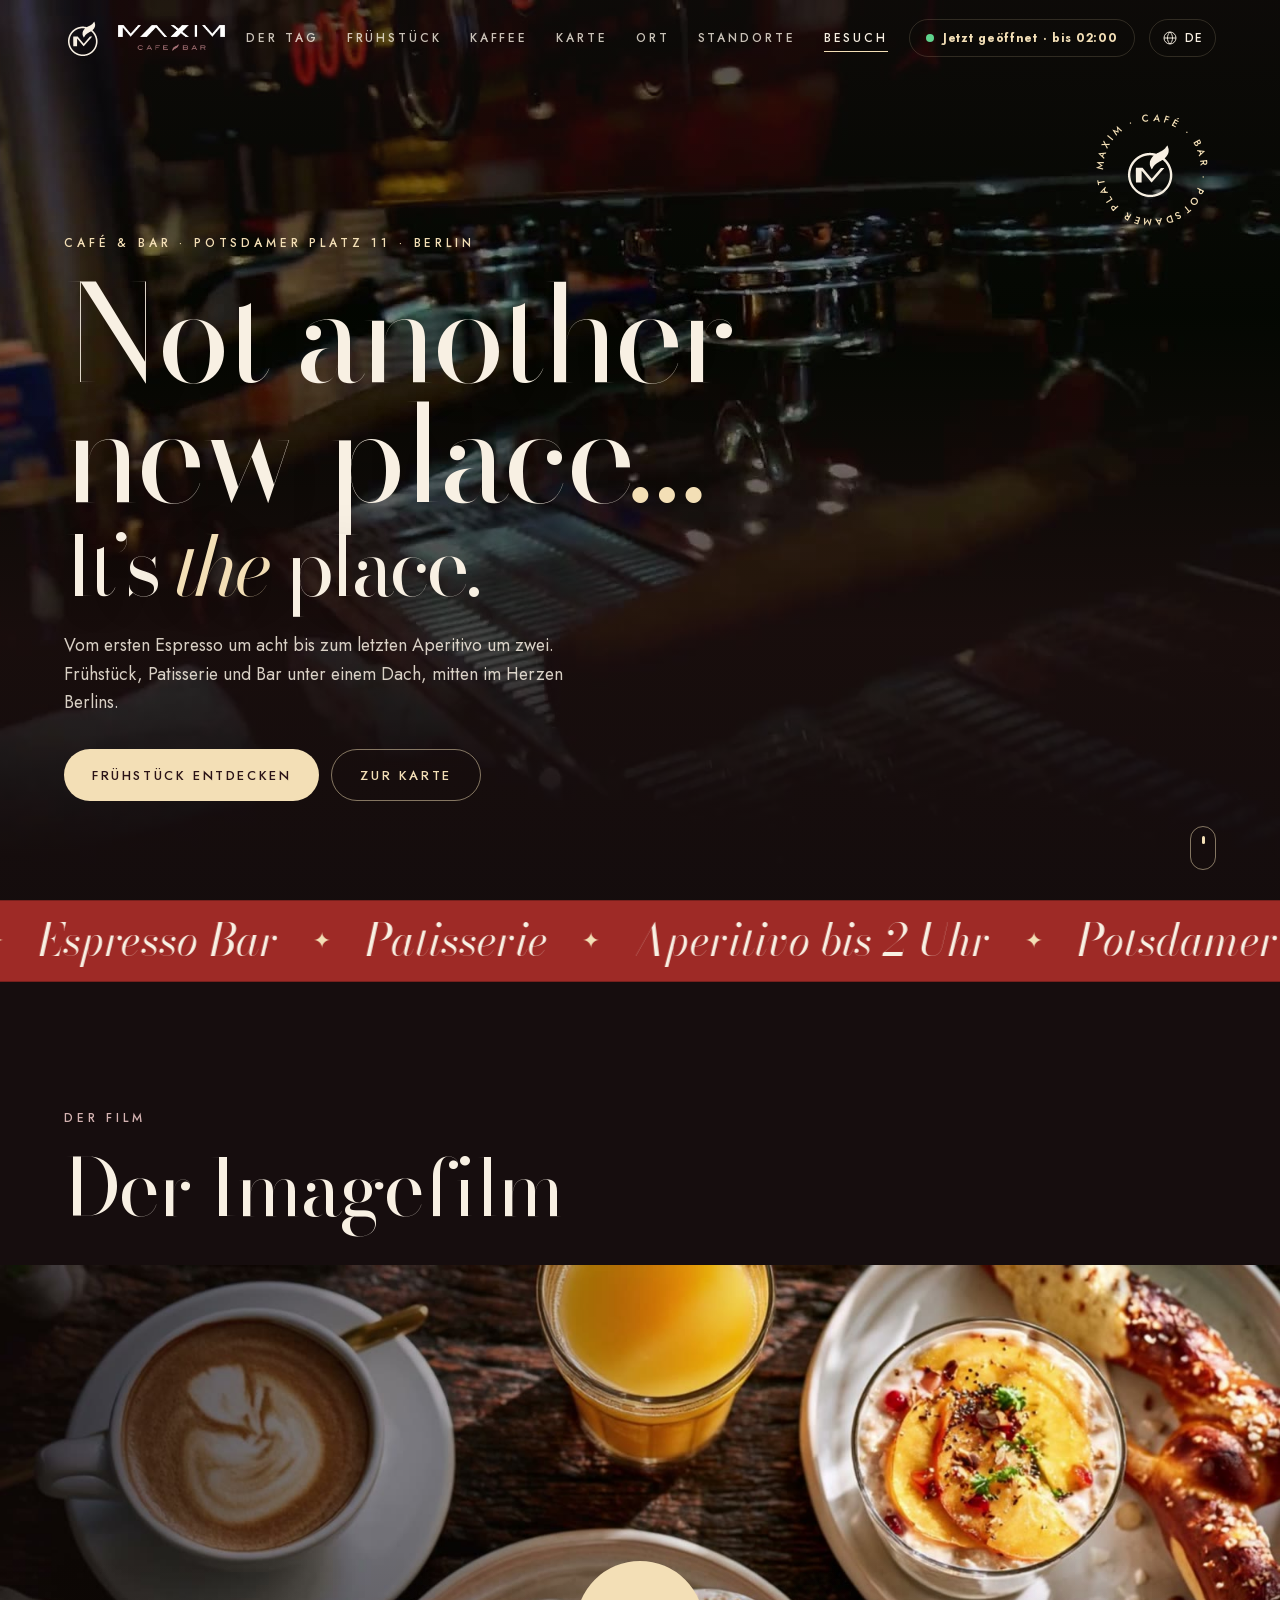
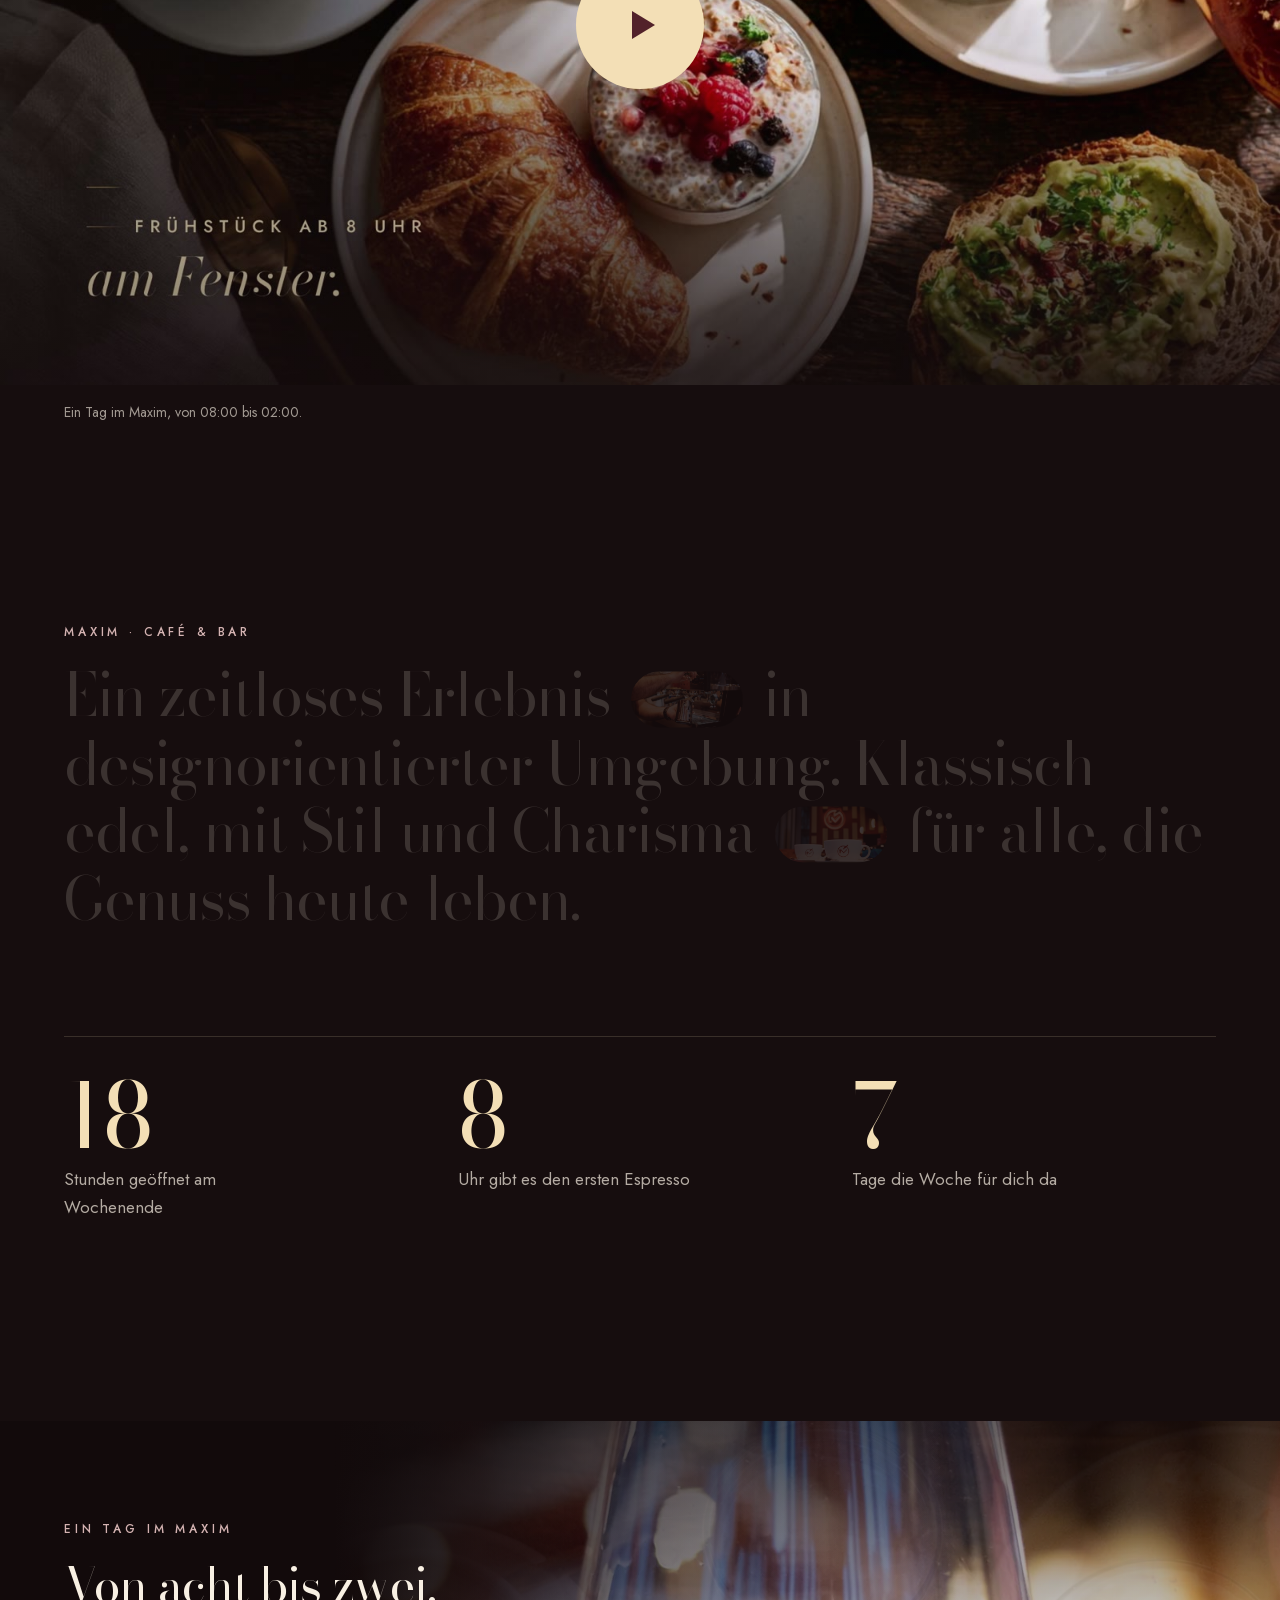
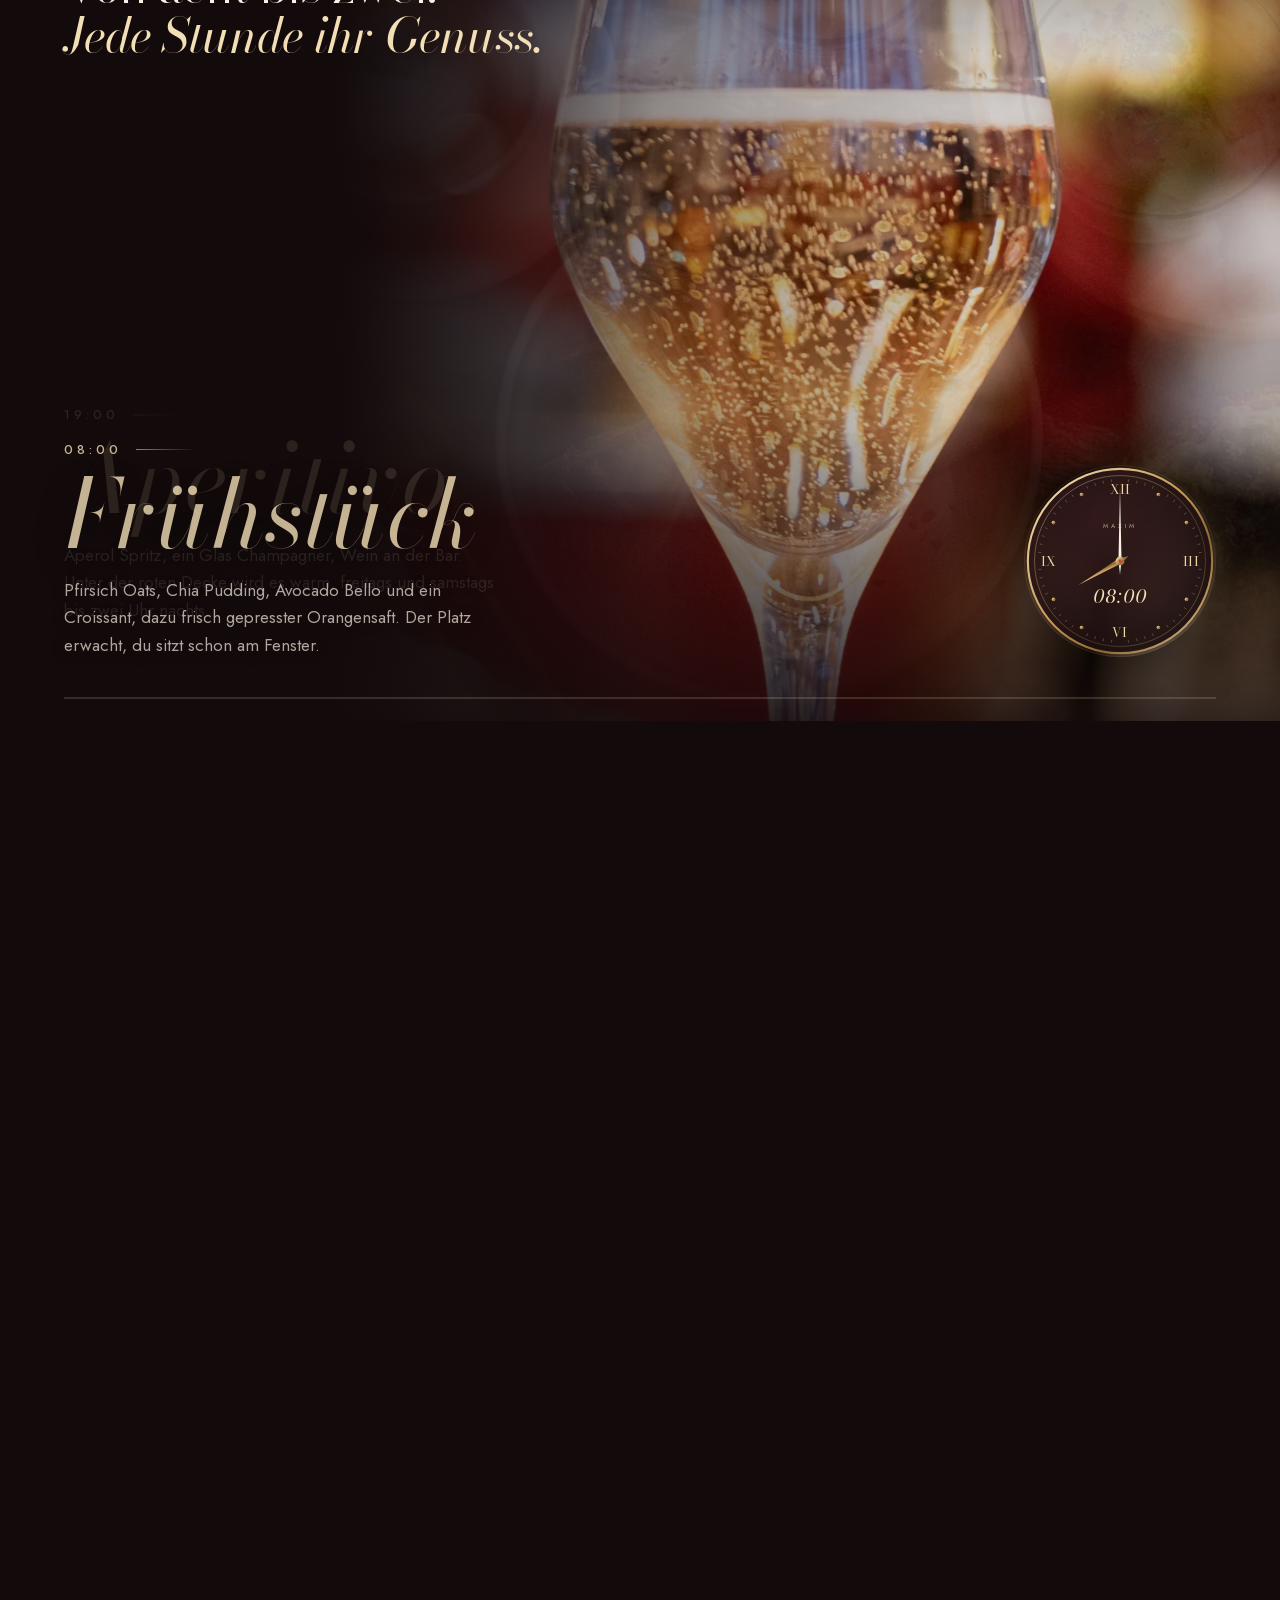
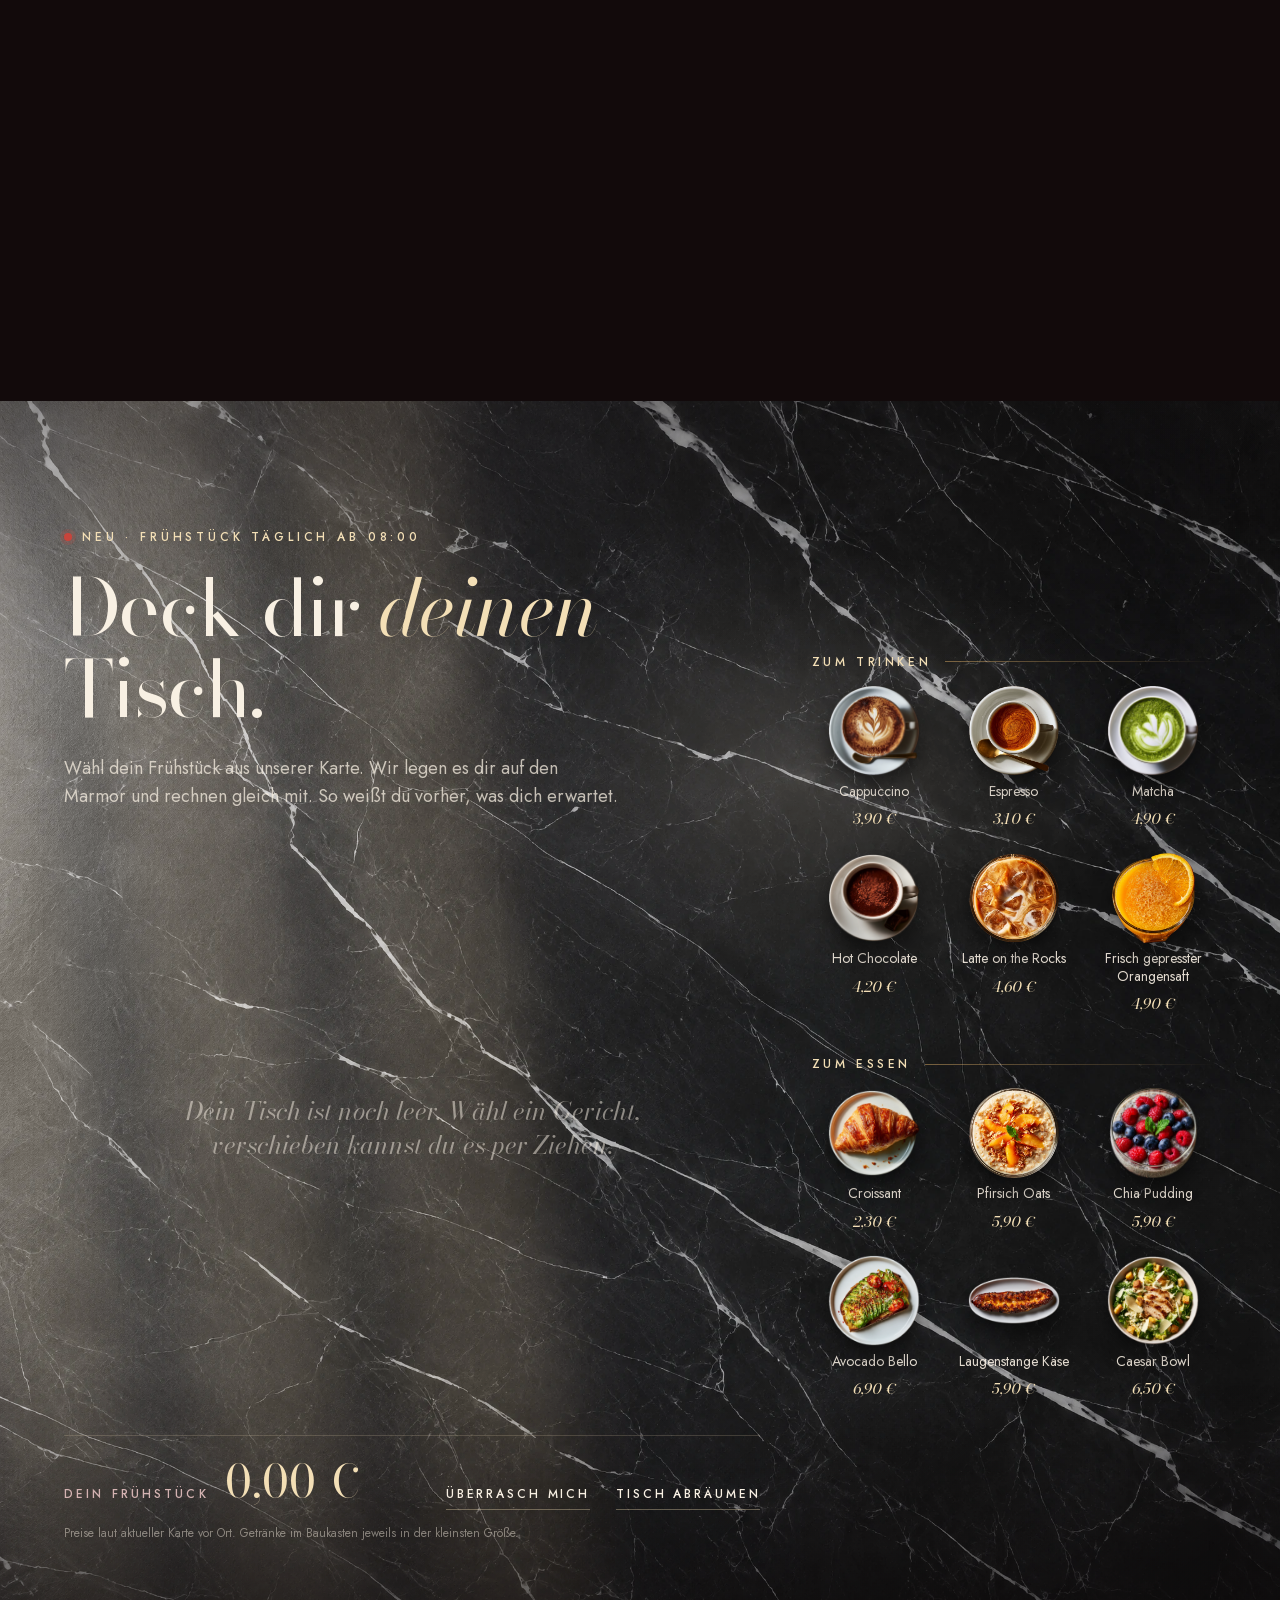
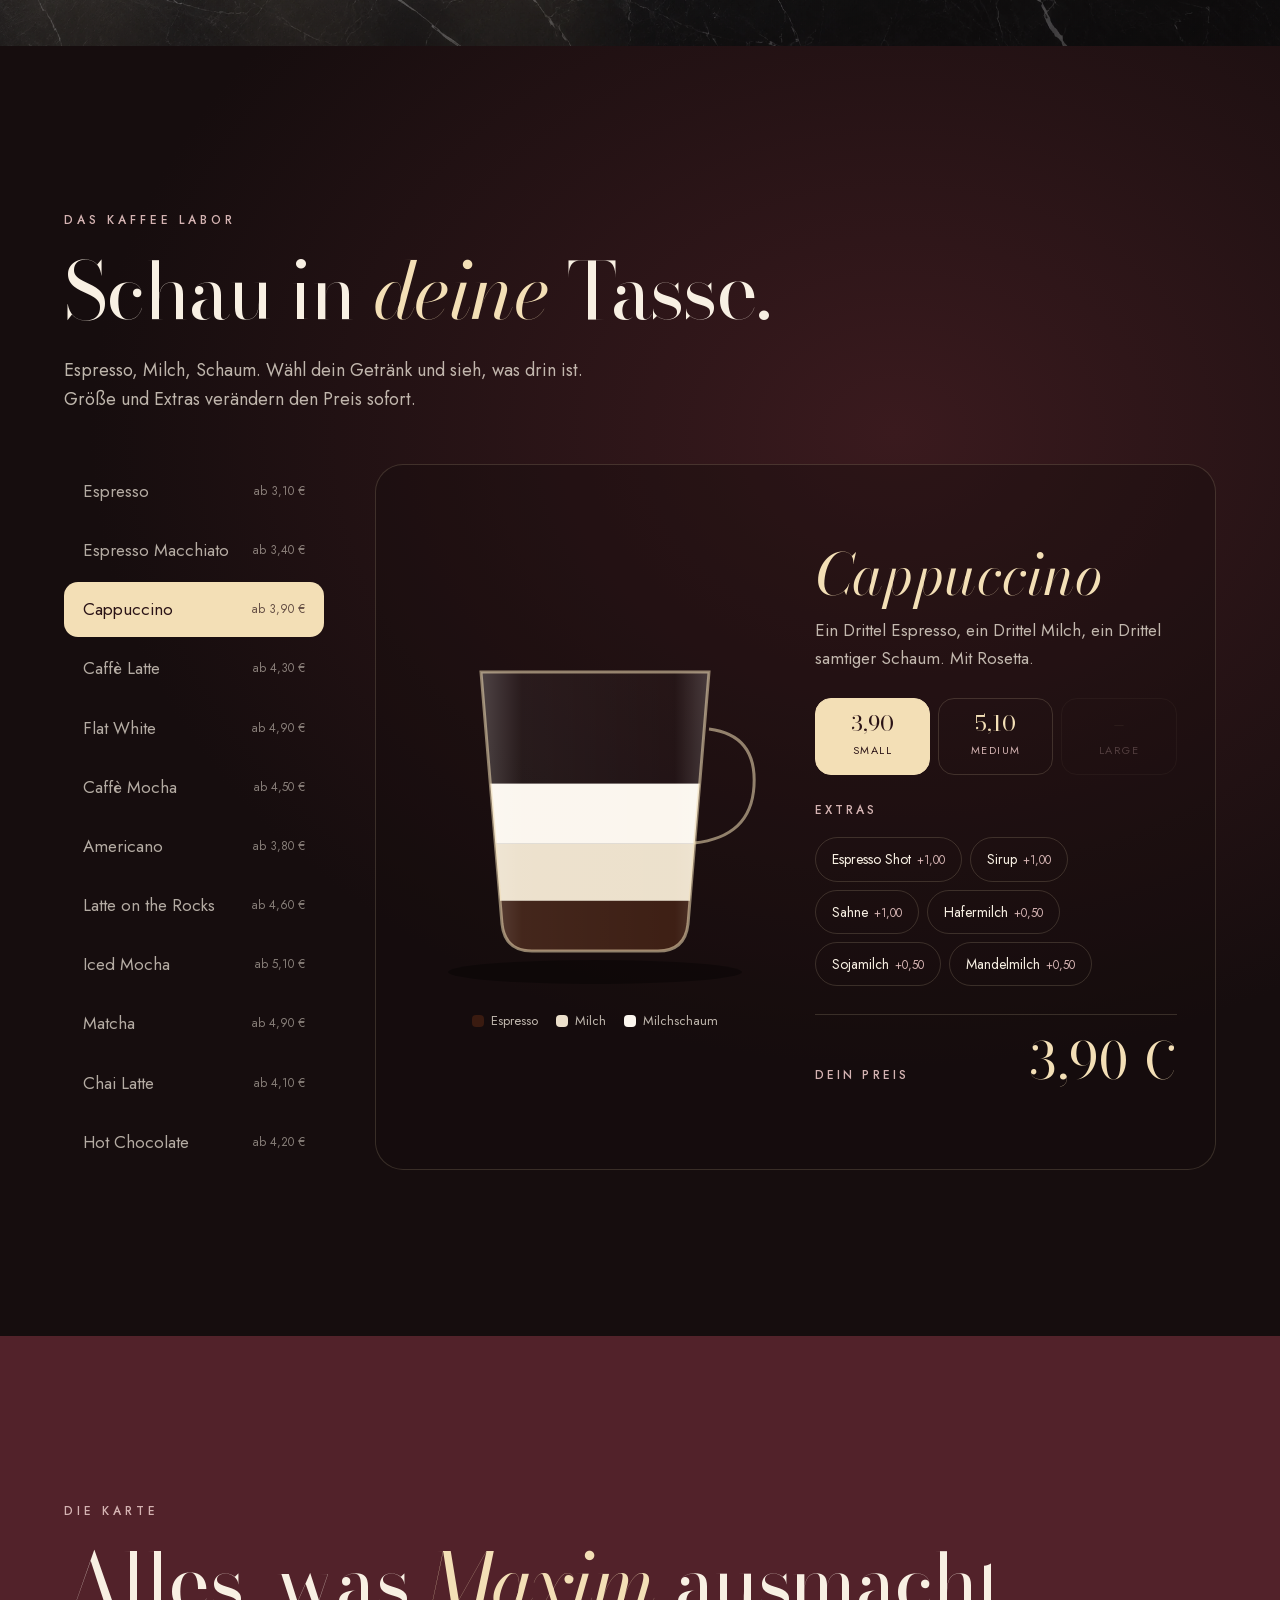
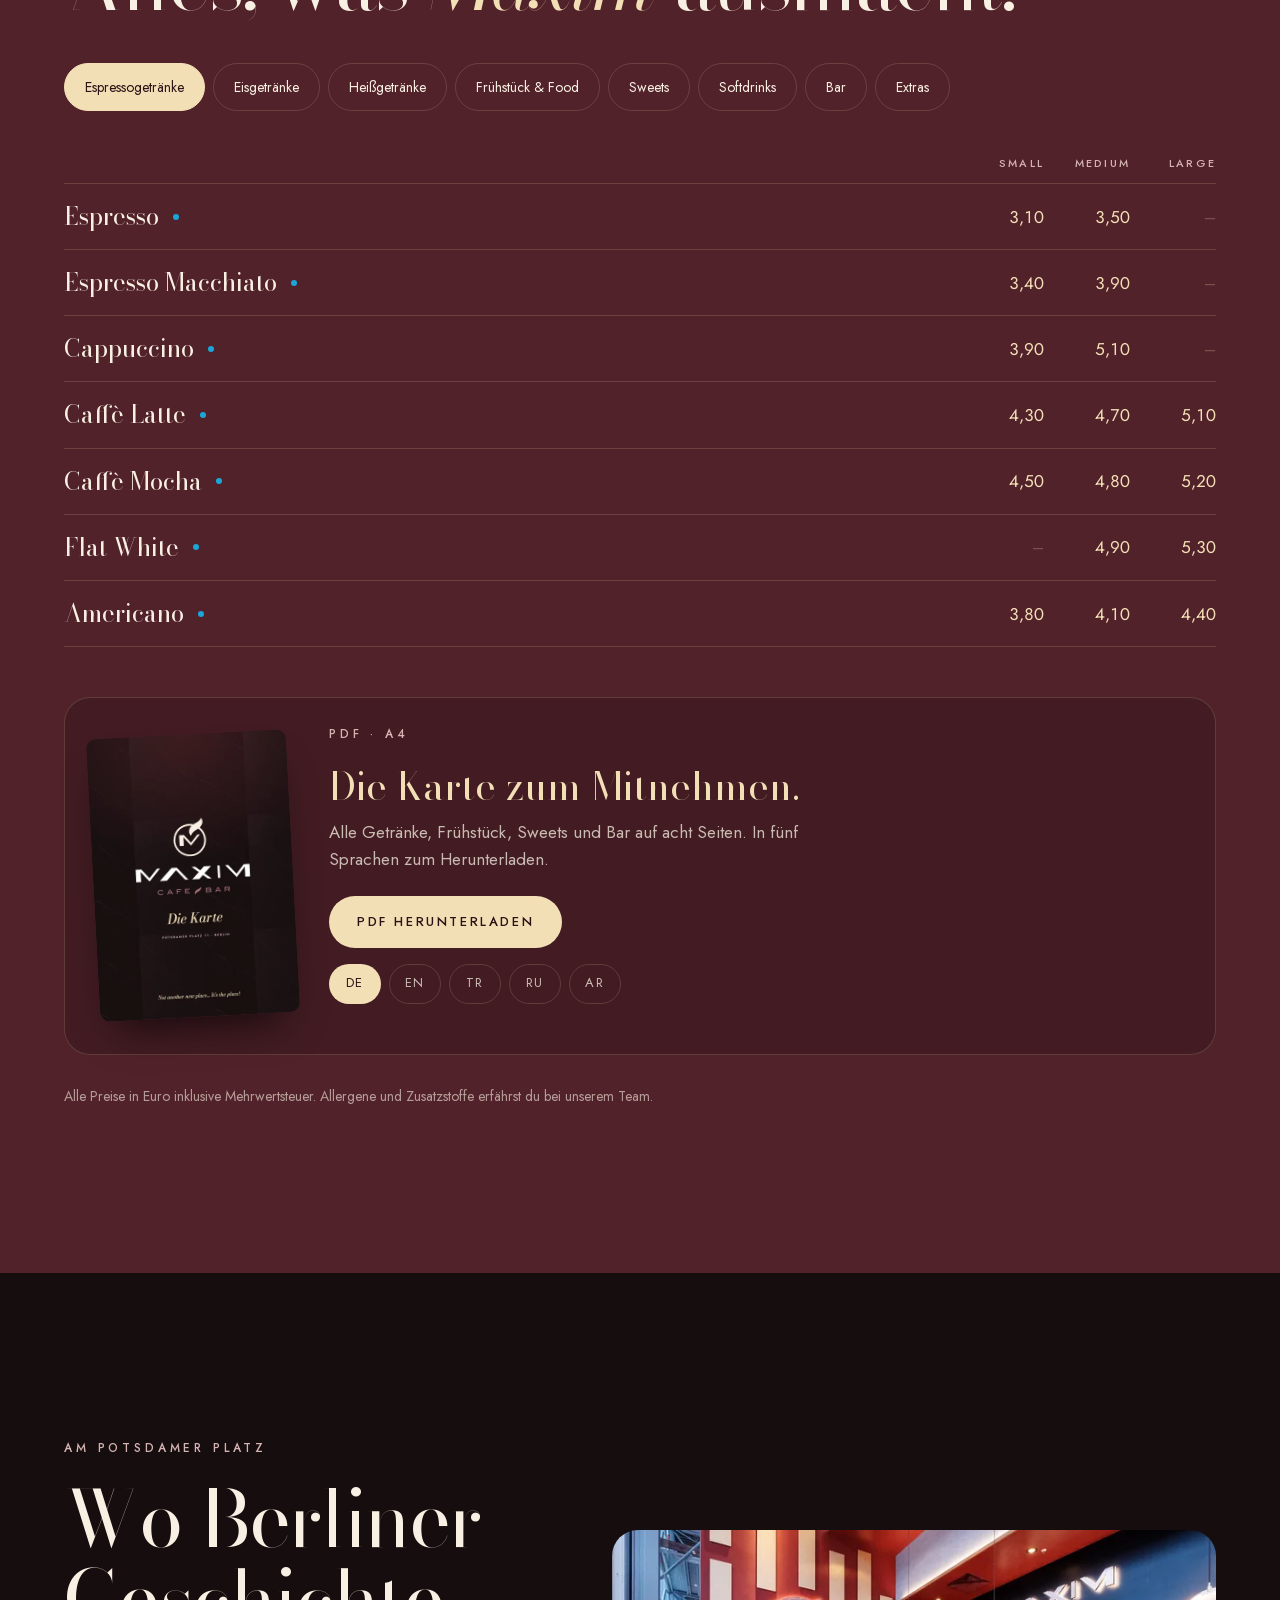
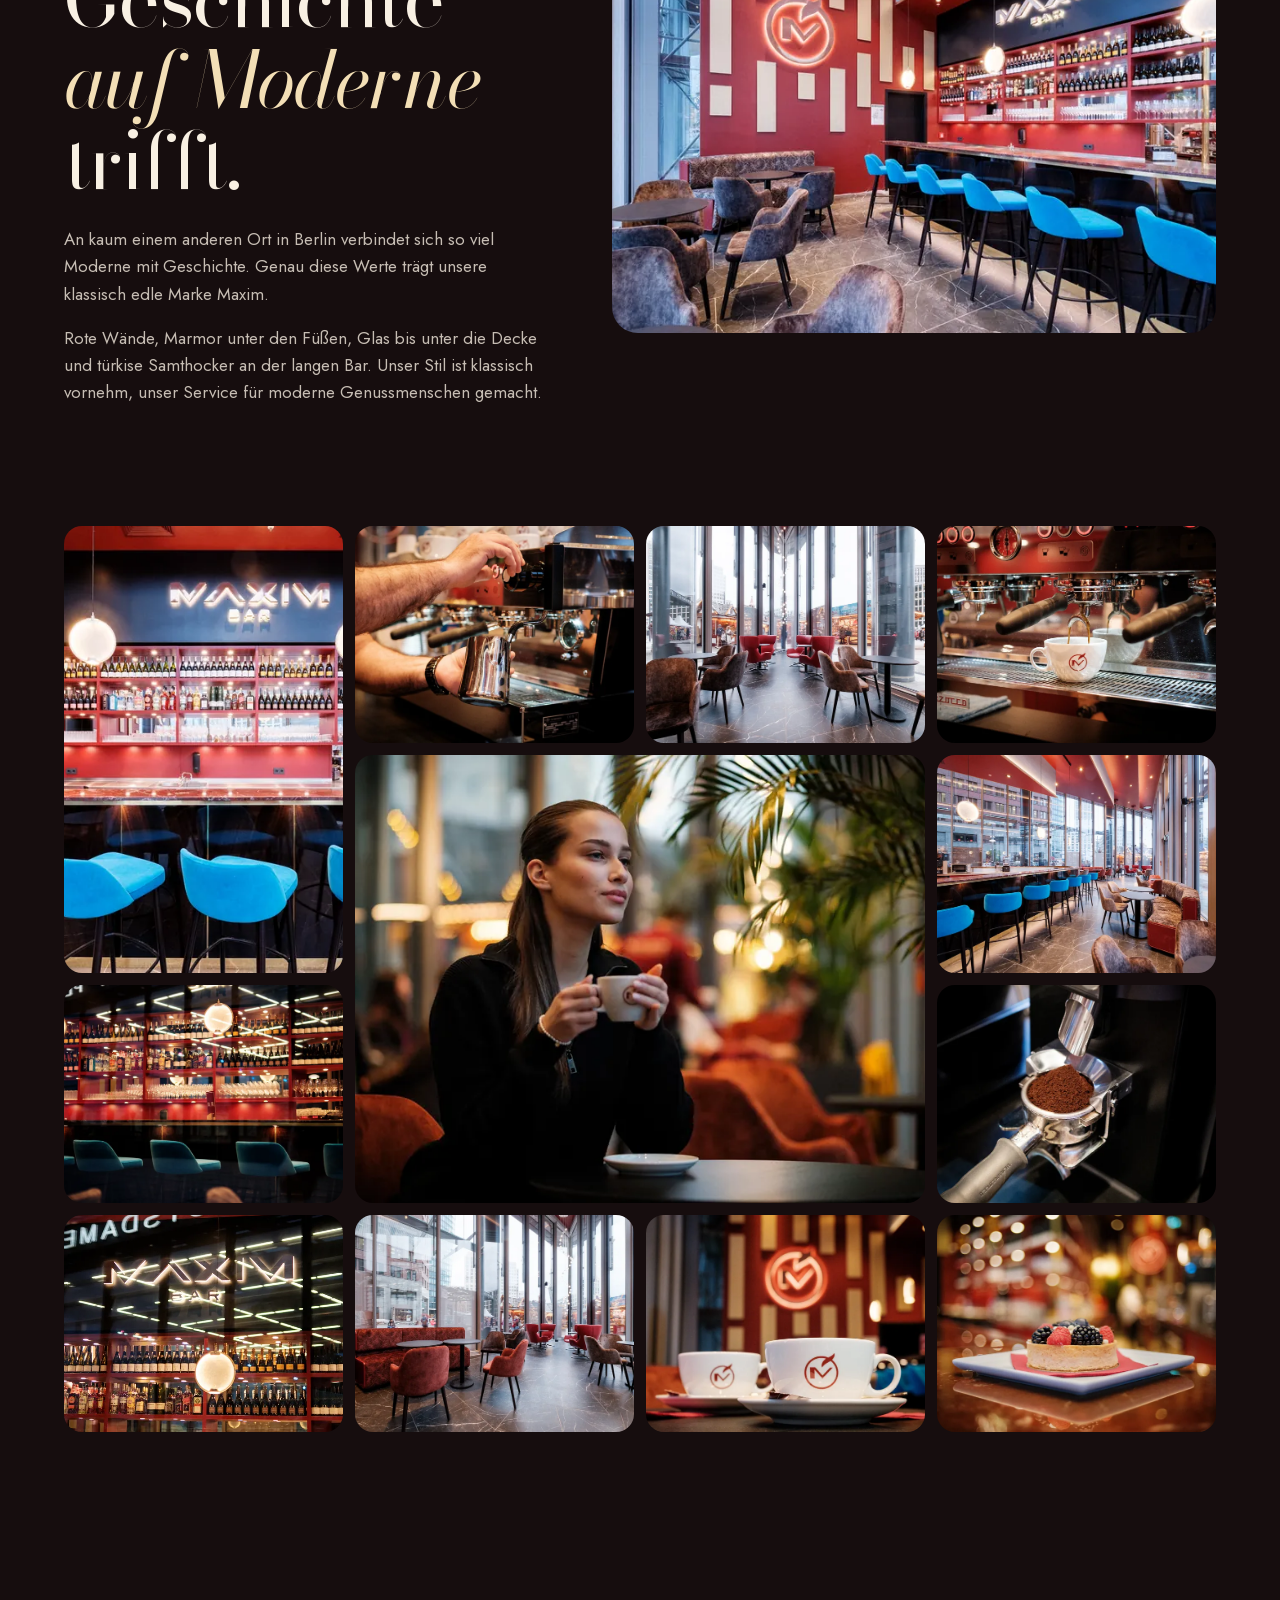
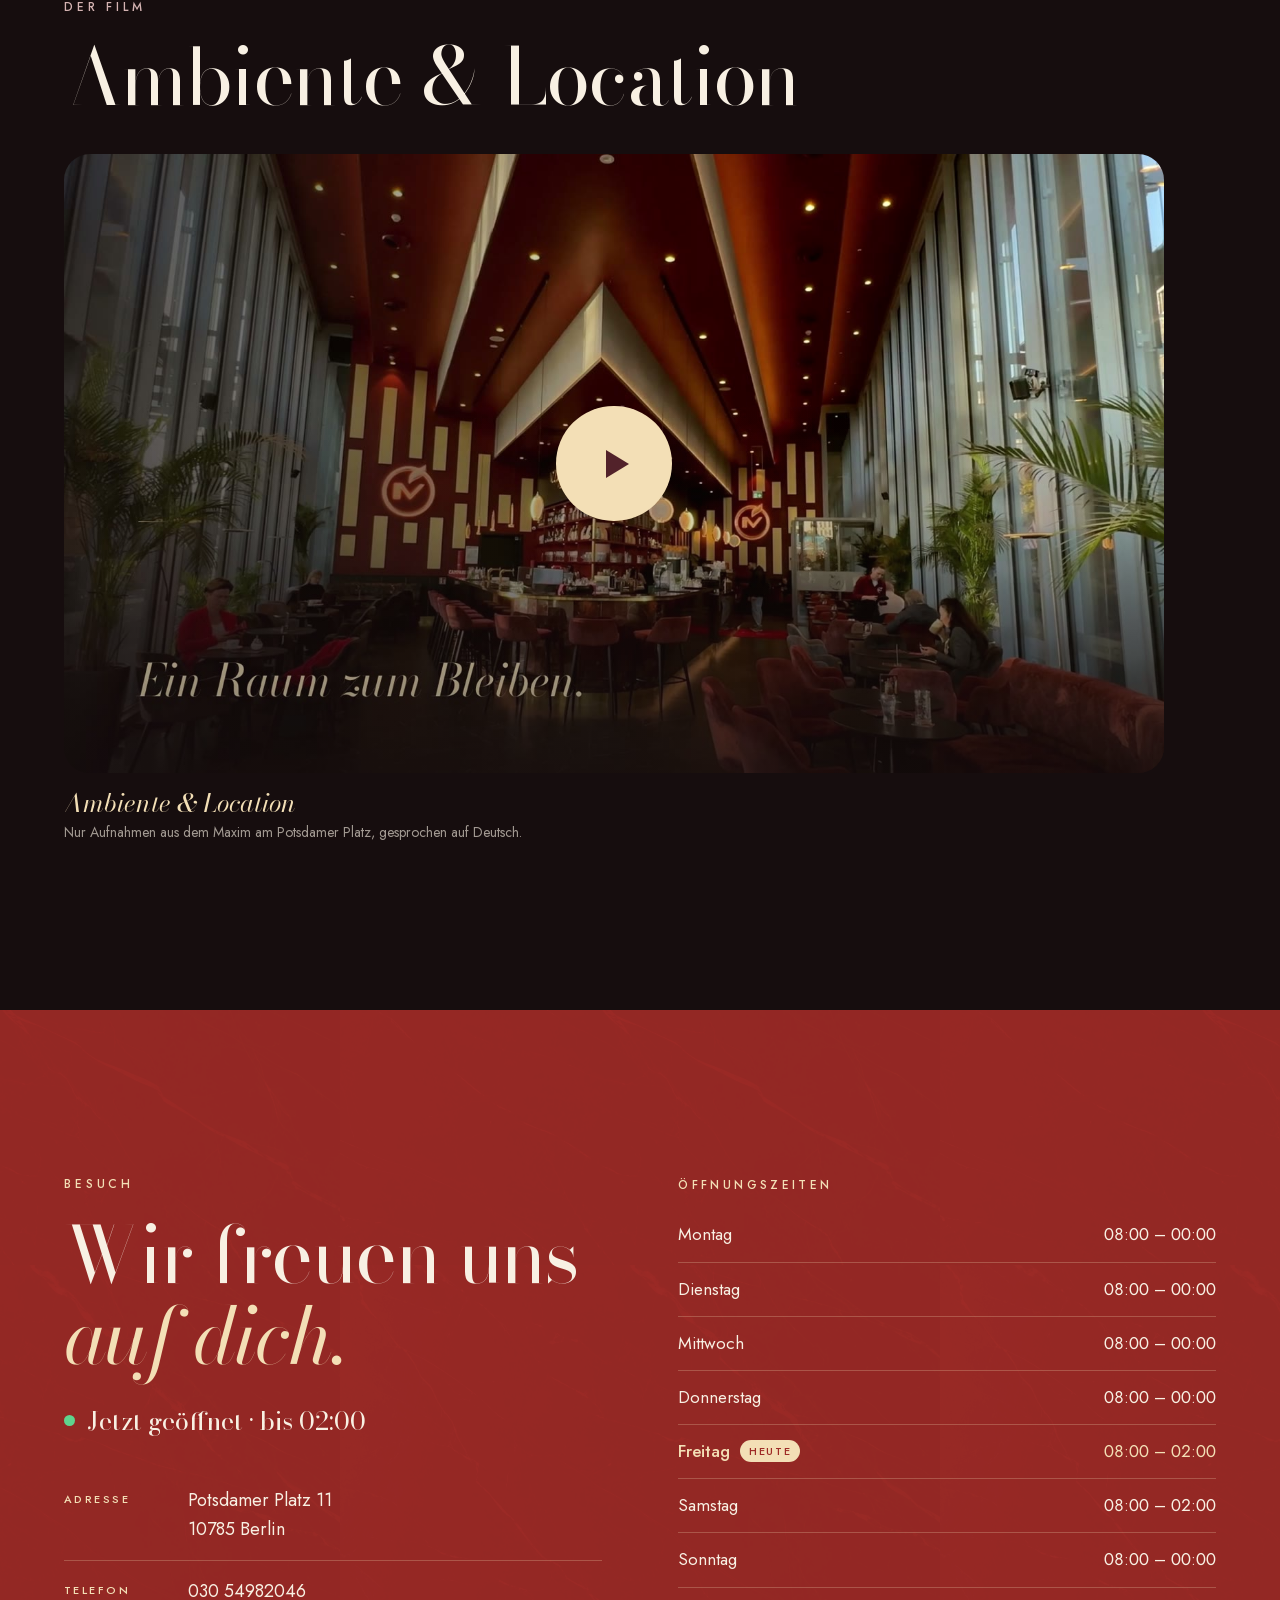
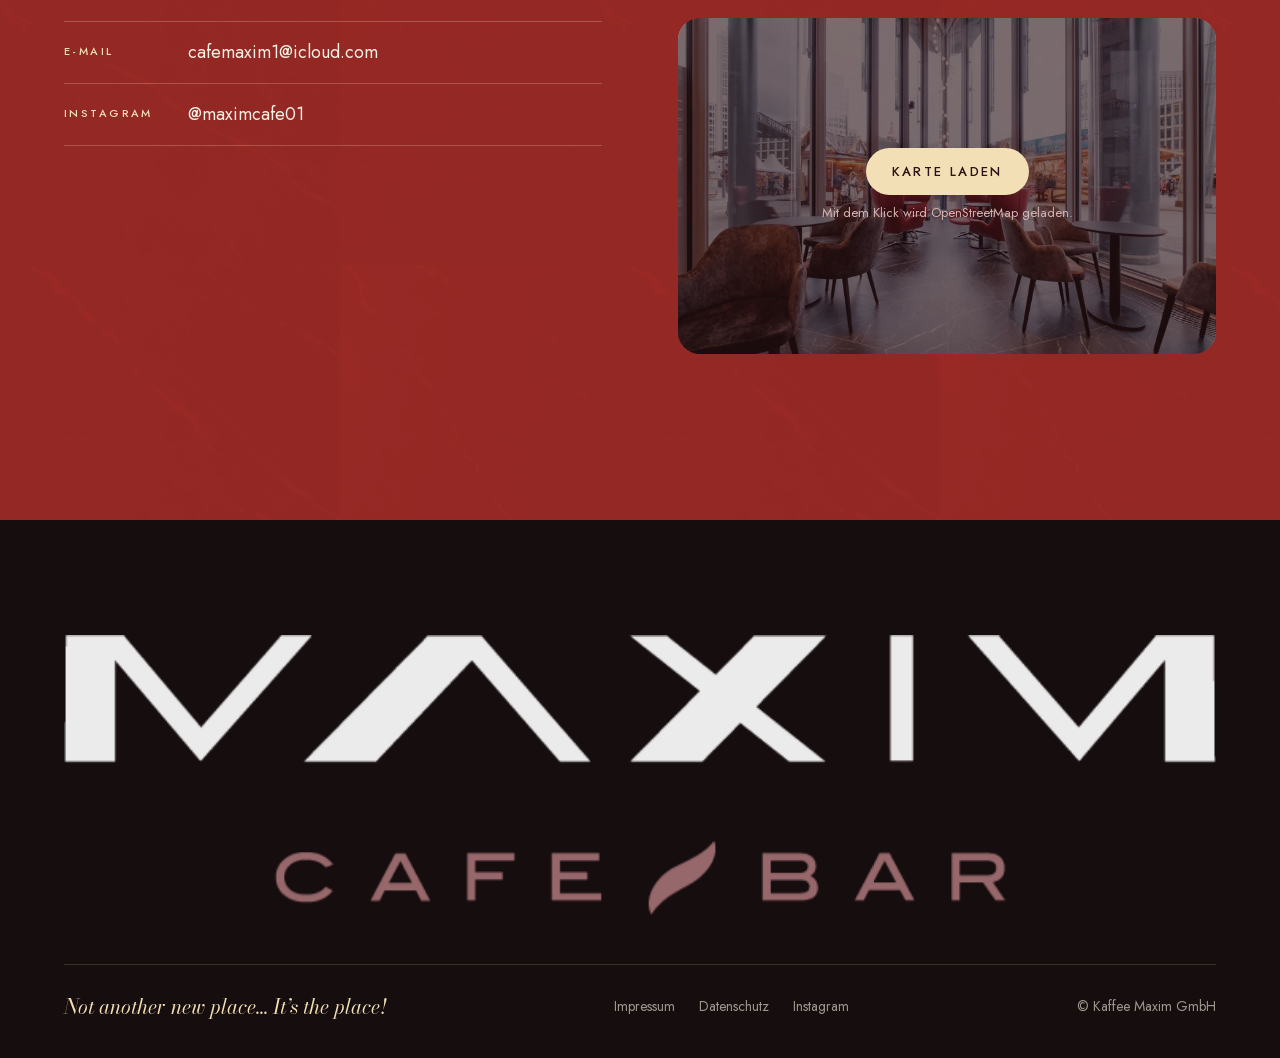
<file: potsdamer-platz/index.html>
<!doctype html>
<html lang="de">
<head>
<meta charset="utf-8">
<script>
/* Sprache vor dem ersten Zeichnen setzen: ?lang= vor gespeicherter Wahl, sonst Deutsch */
(function(){var L=["de","en","tr","ru","ar"],q=(location.search.match(/[?&]lang=(\w+)/)||[])[1],s;try{s=localStorage.getItem("maxim-lang")}catch(e){}var l=L.indexOf(q)>-1?q:(L.indexOf(s)>-1?s:"de");if(q&&L.indexOf(q)>-1){try{localStorage.setItem("maxim-lang",q)}catch(e){}}var d=document.documentElement;d.lang=l;if(l==="ar")d.dir="rtl";d.className="js";})();
</script>
<meta name="viewport" content="width=device-width, initial-scale=1, viewport-fit=cover">
<title>Maxim Café & Bar · Potsdamer Platz Berlin</title>
<meta name="description" content="Maxim Café & Bar am Potsdamer Platz 11 in Berlin. Frühstück ab 8 Uhr, Espresso Bar, Patisserie und Aperitivo bis 2 Uhr nachts.">
<meta name="theme-color" content="#52222a">
<meta property="og:title" content="Maxim Café & Bar · Potsdamer Platz">
<meta property="og:description" content="Not another new place. It’s the place. Frühstück, Kaffee, Sweets und Aperitivo am Potsdamer Platz.">
<meta property="og:image" content="assets/img/og.jpg">
<meta property="og:type" content="website">
<link rel="icon" href="assets/img/logo.svg?v=5" type="image/svg+xml">
<link rel="alternate" hreflang="de" href="?lang=de"><link rel="alternate" hreflang="en" href="?lang=en"><link rel="alternate" hreflang="tr" href="?lang=tr"><link rel="alternate" hreflang="ru" href="?lang=ru"><link rel="alternate" hreflang="ar" href="?lang=ar">
<link rel="stylesheet" href="css/fonts.css?v=1">
<script>if(document.documentElement.lang==="ru")document.write('<link rel="stylesheet" href="css/fonts-ru.css?v=1">');if(document.documentElement.lang==="ar")document.write('<link rel="stylesheet" href="css/fonts-ar.css?v=1">');</script>
<link rel="stylesheet" href="css/style.css?v=17">
<link rel="preload" as="image" href="assets/video/hero-poster.jpg">
<script type="application/ld+json">
{"@context":"https://schema.org","@type":"CafeOrCoffeeShop","name":"Maxim Café & Bar","address":{"@type":"PostalAddress","streetAddress":"Potsdamer Platz 11","postalCode":"10785","addressLocality":"Berlin","addressCountry":"DE"},"telephone":"+49 30 54982046","servesCuisine":["Café","Frühstück","Patisserie","Bar"],"openingHoursSpecification":[{"@type":"OpeningHoursSpecification","dayOfWeek":["Monday","Tuesday","Wednesday","Thursday","Sunday"],"opens":"08:00","closes":"00:00"},{"@type":"OpeningHoursSpecification","dayOfWeek":["Friday","Saturday"],"opens":"08:00","closes":"02:00"}],"sameAs":["https://www.instagram.com/maximcafe01/"]}
</script>
</head>
<body>

<!-- Preloader: Ring zeichnet sich, Blatt steigt auf -->
<div class="loader" aria-hidden="true">
  <svg class="loader-logo" viewBox="0 0 100 100"><use href="#maxim-m"/></svg>
  <div class="loader-count"><span>00</span></div>
</div>

<svg width="0" height="0" style="position:absolute" aria-hidden="true">
  <defs>
    <symbol id="maxim-m" viewBox="0 0 100 100">
      <path class="m-ring" d="M75.62 9.23 L75.59 9.23 L75.49 9.30 L75.35 9.45 L75.14 9.68 L74.88 9.99 L74.56 10.38 L74.19 10.85 L73.76 11.40 L73.28 12.02 L72.83 12.59 L72.42 13.10 L72.04 13.56 L71.70 13.97 L71.39 14.32 L71.12 14.61 L70.89 14.85 L70.69 15.03 L70.51 15.19 L70.34 15.34 L70.18 15.48 L70.03 15.60 L69.90 15.70 L69.78 15.78 L69.67 15.85 L69.58 15.90 L69.48 15.96 L69.38 16.02 L69.28 16.10 L69.18 16.17 L69.07 16.26 L68.96 16.35 L68.85 16.45 L68.73 16.55 L68.59 16.67 L68.43 16.80 L68.23 16.94 L68.01 17.09 L67.76 17.26 L67.49 17.44 L67.18 17.63 L66.86 17.83 L66.45 18.07 L65.95 18.34 L65.38 18.65 L64.72 18.99 L63.98 19.37 L63.15 19.79 L62.24 20.24 L61.26 20.72 L60.38 21.15 L59.62 21.53 L58.97 21.85 L58.44 22.12 L58.02 22.34 L57.71 22.51 L57.52 22.62 L57.44 22.67 L57.36 22.72 L57.28 22.77 L57.21 22.80 L57.13 22.83 L57.05 22.84 L56.97 22.85 L56.89 22.86 L56.82 22.85 L56.70 22.83 L56.55 22.81 L56.35 22.77 L56.12 22.71 L55.86 22.65 L55.55 22.57 L55.21 22.49 L54.83 22.39 L54.49 22.30 L54.18 22.23 L53.90 22.17 L53.67 22.12 L53.47 22.08 L53.30 22.05 L53.17 22.04 L53.08 22.04 L52.99 22.04 L52.90 22.03 L52.82 22.02 L52.74 22.01 L52.66 21.99 L52.58 21.97 L52.51 21.95 L52.45 21.92 L52.37 21.90 L52.29 21.88 L52.20 21.86 L52.10 21.85 L52.00 21.83 L51.89 21.82 L51.77 21.82 L51.65 21.81 L51.53 21.80 L51.42 21.79 L51.31 21.78 L51.22 21.76 L51.13 21.74 L51.05 21.72 L50.97 21.70 L50.90 21.67 L50.77 21.65 L50.57 21.62 L50.31 21.60 L49.99 21.57 L49.60 21.54 L49.14 21.52 L48.62 21.49 L48.04 21.47 L47.52 21.45 L47.05 21.43 L46.65 21.42 L46.31 21.41 L46.02 21.41 L45.80 21.42 L45.64 21.43 L45.53 21.45 L45.42 21.46 L45.31 21.47 L45.19 21.48 L45.07 21.48 L44.94 21.48 L44.81 21.48 L44.67 21.48 L44.53 21.48 L44.39 21.48 L44.25 21.48 L44.10 21.49 L43.95 21.50 L43.80 21.52 L43.65 21.54 L43.49 21.57 L43.34 21.60 L43.17 21.63 L43.00 21.66 L42.82 21.68 L42.64 21.70 L42.44 21.73 L42.24 21.75 L42.03 21.76 L41.81 21.78 L41.59 21.80 L41.37 21.82 L41.16 21.85 L40.95 21.89 L40.73 21.93 L40.52 21.97 L40.31 22.02 L40.10 22.07 L39.91 22.11 L39.74 22.15 L39.59 22.18 L39.45 22.21 L39.34 22.23 L39.24 22.24 L39.16 22.25 L39.09 22.25 L39.00 22.26 L38.86 22.29 L38.70 22.32 L38.49 22.37 L38.25 22.44 L37.98 22.51 L37.67 22.60 L37.33 22.70 L37.02 22.78 L36.75 22.86 L36.51 22.92 L36.30 22.97 L36.14 23.01 L36.00 23.04 L35.91 23.06 L35.84 23.07 L35.75 23.08 L35.63 23.11 L35.47 23.16 L35.29 23.22 L35.07 23.29 L34.83 23.37 L34.55 23.47 L34.24 23.58 L33.92 23.70 L33.59 23.83 L33.24 23.97 L32.88 24.13 L32.50 24.30 L32.11 24.48 L31.71 24.67 L31.29 24.87 L30.92 25.05 L30.59 25.21 L30.30 25.35 L30.05 25.46 L29.85 25.55 L29.69 25.61 L29.58 25.66 L29.51 25.68 L29.40 25.72 L29.27 25.79 L29.10 25.88 L28.91 25.99 L28.68 26.13 L28.43 26.29 L28.14 26.48 L27.82 26.69 L27.54 26.87 L27.28 27.03 L27.06 27.17 L26.88 27.29 L26.72 27.38 L26.60 27.45 L26.51 27.49 L26.45 27.51 L26.34 27.57 L26.19 27.67 L25.98 27.82 L25.73 28.00 L25.42 28.22 L25.07 28.48 L24.66 28.79 L24.21 29.13 L23.77 29.47 L23.35 29.81 L22.93 30.15 L22.54 30.49 L22.15 30.82 L21.78 31.15 L21.42 31.48 L21.08 31.81 L20.77 32.11 L20.49 32.39 L20.25 32.63 L20.04 32.86 L19.86 33.05 L19.71 33.22 L19.60 33.36 L19.52 33.47 L19.44 33.59 L19.36 33.70 L19.27 33.80 L19.18 33.91 L19.08 34.01 L18.99 34.11 L18.89 34.20 L18.78 34.30 L18.67 34.40 L18.57 34.52 L18.45 34.64 L18.34 34.78 L18.22 34.92 L18.10 35.08 L17.98 35.24 L17.85 35.42 L17.74 35.58 L17.63 35.73 L17.53 35.86 L17.43 35.98 L17.35 36.08 L17.27 36.17 L17.20 36.24 L17.14 36.30 L17.06 36.38 L16.97 36.48 L16.87 36.61 L16.76 36.76 L16.63 36.94 L16.49 37.14 L16.33 37.36 L16.17 37.60 L16.01 37.84 L15.85 38.08 L15.71 38.31 L15.57 38.54 L15.44 38.77 L15.32 38.99 L15.20 39.21 L15.09 39.42 L14.99 39.61 L14.90 39.79 L14.81 39.94 L14.74 40.07 L14.67 40.18 L14.61 40.28 L14.56 40.35 L14.52 40.40 L14.46 40.50 L14.37 40.66 L14.26 40.86 L14.13 41.12 L13.97 41.42 L13.79 41.78 L13.59 42.19 L13.37 42.65 L13.14 43.15 L12.91 43.70 L12.68 44.29 L12.44 44.93 L12.20 45.61 L11.96 46.34 L11.71 47.11 L11.46 47.93 L11.24 48.66 L11.05 49.30 L10.90 49.86 L10.77 50.32 L10.68 50.70 L10.61 50.99 L10.58 51.19 L10.58 51.31 L10.58 51.42 L10.57 51.52 L10.56 51.62 L10.55 51.72 L10.53 51.81 L10.51 51.90 L10.49 51.98 L10.47 52.06 L10.44 52.14 L10.42 52.22 L10.41 52.31 L10.39 52.40 L10.38 52.49 L10.38 52.58 L10.38 52.68 L10.38 52.78 L10.37 52.87 L10.37 52.97 L10.36 53.06 L10.34 53.14 L10.33 53.22 L10.31 53.30 L10.28 53.38 L10.26 53.45 L10.23 53.55 L10.21 53.67 L10.20 53.81 L10.18 53.98 L10.17 54.17 L10.16 54.38 L10.15 54.62 L10.14 54.88 L10.14 55.12 L10.12 55.33 L10.11 55.52 L10.10 55.69 L10.08 55.83 L10.06 55.95 L10.03 56.05 L10.01 56.12 L9.98 56.21 L9.96 56.33 L9.95 56.47 L9.93 56.63 L9.92 56.81 L9.91 57.01 L9.90 57.23 L9.89 57.48 L9.89 57.70 L9.89 57.90 L9.90 58.07 L9.90 58.22 L9.92 58.35 L9.93 58.45 L9.95 58.53 L9.97 58.59 L9.99 58.67 L10.00 58.77 L10.01 58.90 L10.01 59.04 L10.01 59.21 L10.01 59.40 L10.01 59.61 L9.99 59.85 L9.99 60.07 L9.99 60.28 L10.00 60.48 L10.01 60.67 L10.03 60.85 L10.06 61.02 L10.09 61.18 L10.12 61.32 L10.15 61.46 L10.18 61.60 L10.20 61.73 L10.22 61.86 L10.24 61.98 L10.25 62.10 L10.25 62.22 L10.25 62.33 L10.26 62.45 L10.27 62.60 L10.29 62.76 L10.32 62.95 L10.35 63.15 L10.39 63.36 L10.43 63.60 L10.48 63.86 L10.53 64.10 L10.57 64.34 L10.61 64.56 L10.65 64.78 L10.68 64.99 L10.70 65.18 L10.72 65.37 L10.74 65.55 L10.76 65.71 L10.78 65.86 L10.80 66.00 L10.83 66.12 L10.85 66.24 L10.89 66.34 L10.92 66.42 L10.96 66.49 L11.00 66.61 L11.06 66.77 L11.12 66.98 L11.19 67.22 L11.27 67.51 L11.37 67.85 L11.47 68.23 L11.58 68.65 L11.69 69.06 L11.80 69.46 L11.92 69.86 L12.05 70.24 L12.17 70.61 L12.30 70.97 L12.43 71.33 L12.57 71.67 L12.71 72.02 L12.85 72.37 L13.01 72.71 L13.16 73.07 L13.32 73.42 L13.49 73.78 L13.66 74.13 L13.84 74.49 L14.03 74.86 L14.23 75.24 L14.44 75.63 L14.66 76.03 L14.90 76.45 L15.15 76.87 L15.41 77.30 L15.68 77.74 L15.95 78.18 L16.23 78.61 L16.52 79.03 L16.81 79.44 L17.11 79.85 L17.41 80.25 L17.72 80.64 L18.03 81.03 L18.36 81.42 L18.70 81.81 L19.05 82.22 L19.42 82.63 L19.80 83.04 L20.19 83.46 L20.60 83.89 L21.02 84.32 L21.43 84.73 L21.82 85.11 L22.19 85.47 L22.55 85.80 L22.89 86.11 L23.21 86.39 L23.52 86.65 L23.81 86.89 L24.12 87.13 L24.46 87.38 L24.81 87.65 L25.18 87.92 L25.57 88.20 L25.99 88.49 L26.42 88.78 L26.87 89.09 L27.33 89.39 L27.79 89.68 L28.26 89.97 L28.74 90.24 L29.22 90.51 L29.70 90.77 L30.19 91.02 L30.68 91.27 L31.17 91.50 L31.65 91.73 L32.12 91.94 L32.59 92.15 L33.04 92.35 L33.49 92.53 L33.93 92.71 L34.36 92.88 L34.75 93.02 L35.09 93.15 L35.38 93.25 L35.63 93.34 L35.83 93.41 L35.99 93.45 L36.09 93.48 L36.16 93.48 L36.26 93.50 L36.42 93.54 L36.61 93.58 L36.86 93.65 L37.14 93.72 L37.47 93.81 L37.85 93.92 L38.27 94.04 L38.66 94.14 L39.01 94.24 L39.32 94.31 L39.60 94.38 L39.84 94.42 L40.04 94.46 L40.21 94.48 L40.34 94.48 L40.46 94.49 L40.57 94.50 L40.68 94.51 L40.77 94.53 L40.86 94.55 L40.94 94.57 L41.01 94.59 L41.07 94.62 L41.14 94.64 L41.21 94.66 L41.28 94.68 L41.36 94.69 L41.44 94.70 L41.53 94.71 L41.62 94.71 L41.71 94.71 L41.80 94.71 L41.89 94.72 L41.98 94.73 L42.06 94.74 L42.13 94.76 L42.21 94.78 L42.28 94.80 L42.35 94.83 L42.44 94.85 L42.56 94.87 L42.70 94.89 L42.87 94.91 L43.07 94.93 L43.29 94.94 L43.53 94.95 L43.80 94.96 L44.05 94.98 L44.27 94.99 L44.46 95.01 L44.62 95.02 L44.77 95.04 L44.88 95.07 L44.97 95.09 L45.03 95.12 L45.10 95.14 L45.16 95.15 L45.23 95.16 L45.31 95.16 L45.38 95.16 L45.46 95.15 L45.54 95.14 L45.62 95.11 L45.74 95.10 L45.90 95.09 L46.08 95.08 L46.30 95.08 L46.56 95.08 L46.85 95.09 L47.17 95.10 L47.53 95.11 L47.85 95.12 L48.13 95.13 L48.37 95.14 L48.56 95.14 L48.72 95.13 L48.83 95.12 L48.90 95.11 L48.93 95.10 L49.02 95.08 L49.17 95.06 L49.37 95.03 L49.63 95.00 L49.95 94.97 L50.32 94.93 L50.76 94.90 L51.24 94.85 L51.74 94.80 L52.25 94.74 L52.76 94.67 L53.28 94.59 L53.81 94.50 L54.35 94.40 L54.89 94.29 L55.44 94.17 L55.98 94.05 L56.50 93.92 L57.01 93.79 L57.51 93.66 L57.99 93.52 L58.45 93.38 L58.91 93.24 L59.34 93.09 L59.75 92.96 L60.11 92.83 L60.44 92.70 L60.74 92.59 L60.99 92.48 L61.22 92.38 L61.40 92.29 L61.55 92.21 L61.72 92.12 L61.90 92.03 L62.09 91.94 L62.30 91.84 L62.52 91.74 L62.76 91.64 L63.01 91.53 L63.28 91.42 L63.56 91.30 L63.85 91.17 L64.15 91.02 L64.47 90.86 L64.80 90.68 L65.15 90.49 L65.50 90.29 L65.87 90.08 L66.24 89.86 L66.61 89.63 L66.99 89.40 L67.36 89.16 L67.73 88.92 L68.10 88.66 L68.48 88.40 L68.85 88.14 L69.21 87.88 L69.53 87.64 L69.83 87.41 L70.11 87.19 L70.37 86.98 L70.60 86.78 L70.80 86.59 L70.99 86.41 L71.16 86.25 L71.31 86.10 L71.46 85.97 L71.59 85.86 L71.71 85.76 L71.82 85.68 L71.92 85.61 L72.00 85.56 L72.08 85.50 L72.15 85.45 L72.23 85.39 L72.29 85.32 L72.36 85.26 L72.42 85.19 L72.47 85.12 L72.53 85.05 L72.60 84.95 L72.70 84.84 L72.83 84.70 L72.98 84.54 L73.15 84.36 L73.34 84.16 L73.57 83.93 L73.81 83.69 L74.06 83.43 L74.31 83.17 L74.56 82.89 L74.82 82.59 L75.08 82.29 L75.35 81.98 L75.61 81.65 L75.89 81.31 L76.15 80.97 L76.41 80.63 L76.67 80.30 L76.92 79.96 L77.16 79.63 L77.40 79.29 L77.64 78.96 L77.86 78.62 L78.09 78.29 L78.30 77.97 L78.51 77.64 L78.70 77.32 L78.89 77.01 L79.08 76.69 L79.25 76.38 L79.42 76.08 L79.58 75.77 L79.74 75.46 L79.90 75.16 L80.05 74.85 L80.20 74.55 L80.35 74.25 L80.49 73.94 L80.63 73.64 L80.76 73.36 L80.88 73.09 L80.99 72.84 L81.08 72.61 L81.17 72.39 L81.24 72.20 L81.31 72.02 L81.36 71.86 L81.41 71.71 L81.46 71.57 L81.50 71.45 L81.55 71.33 L81.59 71.24 L81.63 71.15 L81.67 71.07 L81.71 71.01 L81.74 70.95 L81.77 70.89 L81.79 70.83 L81.81 70.77 L81.83 70.72 L81.84 70.66 L81.85 70.61 L81.86 70.56 L81.87 70.50 L81.88 70.44 L81.90 70.37 L81.92 70.29 L81.95 70.21 L81.98 70.12 L82.02 70.03 L82.06 69.93 L82.10 69.84 L82.13 69.75 L82.16 69.67 L82.18 69.59 L82.19 69.52 L82.20 69.46 L82.21 69.40 L82.21 69.35 L82.21 69.29 L82.22 69.23 L82.24 69.16 L82.26 69.08 L82.29 69.00 L82.32 68.91 L82.35 68.82 L82.40 68.72 L82.44 68.61 L82.47 68.50 L82.51 68.38 L82.54 68.25 L82.57 68.11 L82.60 67.96 L82.63 67.81 L82.66 67.65 L82.69 67.49 L82.72 67.33 L82.75 67.18 L82.79 67.03 L82.83 66.88 L82.87 66.73 L82.91 66.59 L82.96 66.45 L83.01 66.30 L83.05 66.15 L83.09 65.99 L83.12 65.83 L83.16 65.66 L83.19 65.48 L83.22 65.30 L83.24 65.11 L83.27 64.95 L83.29 64.79 L83.32 64.66 L83.34 64.55 L83.36 64.45 L83.38 64.37 L83.41 64.31 L83.43 64.27 L83.45 64.21 L83.46 64.14 L83.48 64.06 L83.49 63.95 L83.50 63.84 L83.51 63.71 L83.52 63.56 L83.52 63.40 L83.53 63.25 L83.54 63.12 L83.55 63.00 L83.56 62.90 L83.58 62.82 L83.60 62.74 L83.61 62.69 L83.64 62.65 L83.66 62.52 L83.68 62.31 L83.70 62.02 L83.72 61.65 L83.74 61.20 L83.76 60.66 L83.78 60.04 L83.80 59.34 L83.82 58.71 L83.83 58.17 L83.83 57.71 L83.83 57.34 L83.83 57.04 L83.82 56.83 L83.80 56.69 L83.78 56.64 L83.76 56.58 L83.75 56.51 L83.74 56.43 L83.73 56.33 L83.73 56.23 L83.72 56.12 L83.73 56.00 L83.73 55.87 L83.73 55.75 L83.73 55.64 L83.73 55.53 L83.72 55.44 L83.71 55.35 L83.69 55.27 L83.68 55.20 L83.66 55.14 L83.64 55.07 L83.62 55.00 L83.61 54.93 L83.61 54.86 L83.60 54.78 L83.60 54.71 L83.60 54.62 L83.61 54.54 L83.61 54.44 L83.60 54.32 L83.60 54.19 L83.58 54.04 L83.56 53.87 L83.54 53.69 L83.52 53.48 L83.48 53.27 L83.44 53.00 L83.38 52.70 L83.32 52.36 L83.24 51.97 L83.14 51.54 L83.04 51.06 L82.92 50.55 L82.79 49.99 L82.66 49.45 L82.52 48.92 L82.38 48.41 L82.24 47.92 L82.09 47.44 L81.94 46.98 L81.79 46.53 L81.63 46.10 L81.47 45.67 L81.31 45.25 L81.15 44.84 L80.99 44.43 L80.82 44.03 L80.65 43.64 L80.48 43.25 L80.31 42.87 L80.13 42.49 L79.94 42.11 L79.75 41.72 L79.55 41.34 L79.34 40.95 L79.13 40.56 L78.91 40.17 L78.68 39.78 L78.45 39.41 L78.23 39.05 L78.01 38.71 L77.79 38.38 L77.57 38.07 L77.36 37.77 L77.15 37.49 L76.94 37.22 L76.74 36.97 L76.57 36.74 L76.41 36.52 L76.26 36.32 L76.13 36.14 L76.02 35.97 L75.92 35.82 L75.83 35.68 L75.72 35.52 L75.57 35.33 L75.40 35.10 L75.19 34.85 L74.95 34.58 L74.68 34.27 L74.38 33.93 L74.04 33.57 L73.72 33.22 L73.42 32.90 L73.13 32.60 L72.86 32.32 L72.60 32.07 L72.36 31.83 L72.13 31.62 L71.91 31.42 L71.73 31.25 L71.57 31.10 L71.44 30.97 L71.33 30.86 L71.26 30.76 L71.21 30.69 L71.18 30.64 L71.19 30.61 L71.23 30.54 L71.31 30.44 L71.43 30.29 L71.59 30.11 L71.78 29.90 L72.01 29.64 L72.28 29.35 L72.59 29.02 L72.88 28.70 L73.16 28.39 L73.43 28.08 L73.68 27.78 L73.92 27.49 L74.15 27.21 L74.36 26.93 L74.56 26.66 L74.75 26.39 L74.93 26.12 L75.11 25.86 L75.28 25.60 L75.45 25.34 L75.61 25.09 L75.76 24.83 L75.91 24.58 L76.05 24.32 L76.20 24.04 L76.34 23.75 L76.48 23.44 L76.63 23.12 L76.77 22.78 L76.91 22.43 L77.05 22.07 L77.17 21.74 L77.28 21.43 L77.37 21.17 L77.44 20.93 L77.49 20.72 L77.52 20.55 L77.54 20.41 L77.54 20.30 L77.54 20.19 L77.55 20.09 L77.56 20.00 L77.57 19.91 L77.59 19.82 L77.61 19.74 L77.63 19.66 L77.66 19.59 L77.68 19.47 L77.71 19.31 L77.73 19.10 L77.74 18.85 L77.76 18.56 L77.77 18.22 L77.79 17.84 L77.80 17.41 L77.80 17.01 L77.80 16.65 L77.79 16.31 L77.78 16.00 L77.76 15.73 L77.74 15.48 L77.71 15.26 L77.67 15.07 L77.62 14.85 L77.56 14.60 L77.48 14.32 L77.39 14.00 L77.28 13.65 L77.16 13.26 L77.03 12.85 L76.89 12.40 L76.76 12.00 L76.65 11.66 L76.56 11.36 L76.48 11.11 L76.43 10.91 L76.39 10.77 L76.38 10.67 L76.38 10.62 L76.37 10.56 L76.35 10.49 L76.32 10.40 L76.28 10.30 L76.23 10.19 L76.17 10.07 L76.10 9.93 L76.02 9.78 L75.95 9.65 L75.88 9.53 L75.82 9.43 L75.76 9.36 L75.71 9.30 L75.66 9.26Z M47.54 25.49 L48.04 25.51 L48.51 25.54 L48.93 25.56 L49.32 25.60 L49.68 25.63 L49.99 25.67 L50.28 25.72 L50.52 25.77 L50.73 25.82 L50.93 25.86 L51.11 25.90 L51.28 25.94 L51.45 25.97 L51.60 25.99 L51.73 26.01 L51.86 26.02 L51.97 26.02 L52.08 26.03 L52.17 26.04 L52.25 26.05 L52.32 26.06 L52.37 26.08 L52.42 26.10 L52.45 26.11 L52.47 26.14 L52.49 26.16 L52.50 26.18 L52.50 26.21 L52.51 26.24 L52.50 26.27 L52.50 26.30 L52.49 26.34 L52.47 26.37 L52.45 26.41 L52.42 26.45 L52.38 26.50 L52.33 26.54 L52.28 26.59 L52.21 26.65 L52.14 26.70 L52.07 26.76 L51.97 26.84 L51.86 26.94 L51.73 27.07 L51.58 27.23 L51.42 27.41 L51.24 27.61 L51.04 27.83 L50.83 28.08 L50.62 28.34 L50.41 28.60 L50.21 28.86 L50.01 29.12 L49.81 29.39 L49.62 29.67 L49.43 29.94 L49.24 30.22 L49.06 30.50 L48.89 30.77 L48.72 31.03 L48.57 31.29 L48.42 31.54 L48.28 31.79 L48.15 32.03 L48.02 32.26 L47.90 32.51 L47.77 32.76 L47.65 33.02 L47.53 33.30 L47.42 33.58 L47.30 33.87 L47.18 34.18 L47.07 34.49 L46.96 34.78 L46.87 35.04 L46.79 35.28 L46.72 35.49 L46.66 35.68 L46.61 35.85 L46.58 35.98 L46.55 36.10 L46.53 36.27 L46.50 36.50 L46.48 36.78 L46.46 37.12 L46.45 37.52 L46.43 37.98 L46.42 38.49 L46.41 39.05 L46.41 39.57 L46.41 40.04 L46.41 40.46 L46.42 40.84 L46.44 41.16 L46.46 41.44 L46.48 41.66 L46.52 41.84 L46.55 42.02 L46.60 42.21 L46.64 42.40 L46.70 42.60 L46.76 42.80 L46.83 43.01 L46.90 43.22 L46.98 43.44 L47.08 43.70 L47.20 44.00 L47.34 44.34 L47.50 44.72 L47.69 45.14 L47.90 45.60 L48.12 46.10 L48.38 46.65 L48.60 47.12 L48.79 47.53 L48.95 47.88 L49.09 48.16 L49.20 48.38 L49.27 48.53 L49.32 48.61 L49.34 48.64 L49.37 48.65 L49.40 48.66 L49.43 48.67 L49.47 48.67 L49.52 48.67 L49.56 48.66 L49.62 48.65 L49.67 48.64 L49.75 48.58 L49.85 48.48 L49.98 48.33 L50.12 48.14 L50.28 47.91 L50.47 47.63 L50.68 47.31 L50.91 46.94 L51.12 46.60 L51.32 46.28 L51.50 45.97 L51.67 45.69 L51.82 45.43 L51.95 45.19 L52.07 44.97 L52.18 44.78 L52.28 44.58 L52.40 44.39 L52.51 44.21 L52.63 44.02 L52.75 43.85 L52.87 43.67 L53.00 43.50 L53.13 43.33 L53.28 43.15 L53.45 42.95 L53.64 42.74 L53.86 42.51 L54.09 42.27 L54.35 42.01 L54.62 41.73 L54.92 41.44 L55.22 41.15 L55.52 40.87 L55.83 40.60 L56.13 40.33 L56.44 40.07 L56.76 39.81 L57.07 39.56 L57.39 39.32 L57.69 39.09 L57.98 38.87 L58.26 38.67 L58.53 38.49 L58.78 38.33 L59.02 38.17 L59.25 38.04 L59.46 37.92 L59.67 37.80 L59.87 37.68 L60.07 37.56 L60.26 37.44 L60.45 37.32 L60.63 37.20 L60.81 37.08 L60.98 36.96 L61.22 36.81 L61.51 36.63 L61.87 36.42 L62.29 36.18 L62.78 35.91 L63.33 35.61 L63.93 35.28 L64.61 34.92 L65.20 34.60 L65.72 34.32 L66.15 34.08 L66.51 33.88 L66.79 33.72 L67.00 33.60 L67.12 33.52 L67.17 33.48 L67.22 33.44 L67.26 33.41 L67.31 33.38 L67.35 33.35 L67.39 33.33 L67.44 33.31 L67.48 33.30 L67.52 33.29 L67.57 33.28 L67.62 33.29 L67.68 33.30 L67.74 33.32 L67.81 33.34 L67.88 33.37 L67.96 33.41 L68.04 33.46 L68.12 33.51 L68.19 33.56 L68.26 33.61 L68.32 33.65 L68.37 33.71 L68.42 33.76 L68.46 33.81 L68.50 33.86 L68.54 33.92 L68.60 33.98 L68.67 34.04 L68.74 34.11 L68.83 34.18 L68.92 34.25 L69.03 34.33 L69.14 34.42 L69.29 34.54 L69.46 34.70 L69.67 34.90 L69.90 35.13 L70.17 35.41 L70.47 35.72 L70.80 36.08 L71.16 36.47 L71.51 36.86 L71.85 37.25 L72.19 37.65 L72.52 38.05 L72.84 38.45 L73.15 38.85 L73.46 39.26 L73.75 39.66 L74.05 40.08 L74.34 40.52 L74.63 40.97 L74.91 41.43 L75.20 41.91 L75.48 42.40 L75.76 42.91 L76.03 43.43 L76.30 43.94 L76.54 44.44 L76.78 44.92 L77.00 45.40 L77.21 45.87 L77.40 46.32 L77.58 46.76 L77.75 47.20 L77.91 47.64 L78.07 48.09 L78.22 48.55 L78.37 49.02 L78.51 49.50 L78.65 49.99 L78.79 50.49 L78.92 51.01 L79.03 51.46 L79.13 51.86 L79.21 52.20 L79.27 52.48 L79.32 52.71 L79.35 52.88 L79.36 52.99 L79.35 53.05 L79.35 53.13 L79.36 53.25 L79.38 53.39 L79.40 53.56 L79.43 53.76 L79.47 53.98 L79.52 54.23 L79.57 54.52 L79.61 54.78 L79.65 55.04 L79.68 55.28 L79.71 55.50 L79.73 55.72 L79.74 55.92 L79.75 56.10 L79.75 56.27 L79.75 56.43 L79.76 56.56 L79.76 56.68 L79.77 56.79 L79.78 56.87 L79.79 56.94 L79.80 56.98 L79.82 57.02 L79.83 57.08 L79.84 57.17 L79.85 57.30 L79.85 57.45 L79.85 57.64 L79.85 57.86 L79.84 58.11 L79.83 58.39 L79.82 58.64 L79.82 58.87 L79.82 59.07 L79.83 59.24 L79.83 59.38 L79.85 59.49 L79.86 59.58 L79.89 59.63 L79.90 59.69 L79.91 59.76 L79.91 59.83 L79.91 59.90 L79.90 59.98 L79.89 60.06 L79.87 60.14 L79.84 60.23 L79.82 60.34 L79.80 60.47 L79.78 60.62 L79.76 60.79 L79.75 60.98 L79.74 61.19 L79.73 61.42 L79.73 61.67 L79.72 61.91 L79.70 62.15 L79.68 62.37 L79.65 62.60 L79.62 62.81 L79.59 63.02 L79.54 63.22 L79.50 63.41 L79.46 63.59 L79.42 63.76 L79.39 63.92 L79.37 64.06 L79.35 64.20 L79.34 64.32 L79.33 64.43 L79.33 64.53 L79.32 64.68 L79.29 64.87 L79.24 65.11 L79.18 65.40 L79.11 65.74 L79.02 66.12 L78.91 66.55 L78.79 67.03 L78.67 67.51 L78.54 67.97 L78.40 68.44 L78.25 68.90 L78.10 69.35 L77.94 69.80 L77.77 70.24 L77.60 70.68 L77.43 71.10 L77.27 71.50 L77.11 71.88 L76.95 72.24 L76.79 72.59 L76.64 72.92 L76.49 73.23 L76.34 73.52 L76.19 73.82 L76.03 74.12 L75.87 74.42 L75.70 74.73 L75.52 75.05 L75.33 75.37 L75.14 75.69 L74.94 76.02 L74.74 76.35 L74.53 76.67 L74.31 77.00 L74.08 77.32 L73.85 77.65 L73.60 77.97 L73.36 78.30 L73.10 78.62 L72.86 78.92 L72.63 79.20 L72.41 79.46 L72.21 79.69 L72.02 79.90 L71.84 80.09 L71.68 80.26 L71.53 80.41 L71.38 80.55 L71.23 80.71 L71.09 80.86 L70.94 81.02 L70.80 81.17 L70.66 81.34 L70.53 81.50 L70.39 81.67 L70.24 81.84 L70.07 82.03 L69.88 82.23 L69.67 82.43 L69.44 82.65 L69.20 82.87 L68.93 83.11 L68.65 83.35 L68.39 83.58 L68.14 83.78 L67.92 83.96 L67.71 84.13 L67.52 84.27 L67.35 84.40 L67.19 84.50 L67.06 84.58 L66.93 84.66 L66.81 84.74 L66.70 84.82 L66.60 84.90 L66.51 84.97 L66.42 85.04 L66.35 85.11 L66.28 85.18 L66.20 85.25 L66.11 85.33 L66.01 85.41 L65.90 85.50 L65.77 85.59 L65.64 85.68 L65.49 85.78 L65.34 85.89 L65.19 85.98 L65.06 86.06 L64.94 86.14 L64.82 86.20 L64.72 86.25 L64.63 86.29 L64.55 86.32 L64.49 86.34 L64.42 86.37 L64.36 86.39 L64.31 86.42 L64.26 86.45 L64.21 86.48 L64.16 86.51 L64.12 86.54 L64.09 86.58 L64.04 86.62 L63.98 86.66 L63.92 86.70 L63.84 86.75 L63.76 86.79 L63.66 86.84 L63.56 86.89 L63.44 86.94 L63.34 86.99 L63.24 87.04 L63.15 87.09 L63.07 87.14 L63.00 87.18 L62.93 87.23 L62.88 87.27 L62.83 87.31 L62.78 87.35 L62.73 87.39 L62.68 87.42 L62.63 87.45 L62.58 87.47 L62.52 87.49 L62.47 87.51 L62.41 87.53 L62.33 87.56 L62.22 87.61 L62.08 87.67 L61.92 87.75 L61.73 87.84 L61.52 87.95 L61.28 88.08 L61.01 88.22 L60.73 88.36 L60.43 88.50 L60.11 88.64 L59.77 88.79 L59.42 88.93 L59.05 89.07 L58.66 89.22 L58.26 89.36 L57.86 89.50 L57.47 89.63 L57.10 89.76 L56.73 89.88 L56.37 89.99 L56.02 90.09 L55.68 90.18 L55.36 90.27 L55.01 90.36 L54.65 90.45 L54.27 90.53 L53.88 90.61 L53.47 90.70 L53.05 90.78 L52.60 90.86 L52.15 90.93 L51.73 91.00 L51.35 91.06 L51.01 91.11 L50.72 91.15 L50.46 91.18 L50.24 91.20 L50.07 91.21 L49.93 91.21 L49.81 91.21 L49.70 91.21 L49.60 91.22 L49.51 91.23 L49.44 91.24 L49.38 91.25 L49.33 91.26 L49.29 91.28 L49.24 91.29 L49.16 91.30 L49.07 91.31 L48.96 91.32 L48.83 91.32 L48.68 91.32 L48.51 91.32 L48.32 91.31 L48.15 91.31 L48.00 91.31 L47.87 91.31 L47.76 91.32 L47.67 91.32 L47.59 91.33 L47.54 91.35 L47.50 91.36 L47.41 91.37 L47.27 91.38 L47.08 91.38 L46.83 91.38 L46.53 91.37 L46.18 91.36 L45.77 91.34 L45.31 91.32 L44.91 91.30 L44.55 91.28 L44.25 91.26 L44.00 91.24 L43.80 91.22 L43.66 91.20 L43.56 91.18 L43.52 91.16 L43.46 91.14 L43.39 91.12 L43.31 91.11 L43.20 91.09 L43.09 91.08 L42.96 91.07 L42.81 91.07 L42.65 91.06 L42.50 91.05 L42.36 91.04 L42.24 91.03 L42.13 91.01 L42.03 90.99 L41.94 90.97 L41.86 90.95 L41.80 90.92 L41.72 90.90 L41.62 90.87 L41.50 90.84 L41.36 90.81 L41.20 90.78 L41.02 90.75 L40.82 90.72 L40.60 90.69 L40.40 90.66 L40.21 90.63 L40.04 90.59 L39.88 90.55 L39.74 90.52 L39.61 90.48 L39.51 90.44 L39.41 90.40 L39.31 90.36 L39.20 90.32 L39.08 90.28 L38.95 90.24 L38.81 90.21 L38.66 90.17 L38.50 90.14 L38.33 90.11 L38.14 90.06 L37.91 90.01 L37.65 89.93 L37.35 89.85 L37.03 89.75 L36.68 89.63 L36.29 89.51 L35.88 89.37 L35.44 89.21 L35.00 89.04 L34.54 88.85 L34.07 88.64 L33.59 88.42 L33.09 88.18 L32.58 87.93 L32.05 87.66 L31.55 87.39 L31.07 87.14 L30.62 86.89 L30.20 86.66 L29.80 86.43 L29.43 86.21 L29.08 86.00 L28.76 85.79 L28.45 85.60 L28.15 85.40 L27.87 85.21 L27.60 85.03 L27.35 84.85 L27.10 84.67 L26.88 84.50 L26.66 84.33 L26.44 84.15 L26.20 83.96 L25.95 83.75 L25.69 83.52 L25.42 83.29 L25.14 83.03 L24.84 82.77 L24.53 82.48 L24.23 82.20 L23.93 81.91 L23.64 81.62 L23.34 81.32 L23.06 81.02 L22.77 80.71 L22.49 80.41 L22.22 80.09 L21.95 79.79 L21.69 79.48 L21.43 79.18 L21.19 78.89 L20.95 78.60 L20.72 78.31 L20.50 78.03 L20.29 77.76 L20.09 77.49 L19.90 77.24 L19.73 76.99 L19.57 76.76 L19.43 76.53 L19.29 76.32 L19.18 76.12 L19.07 75.92 L18.97 75.74 L18.87 75.56 L18.77 75.39 L18.67 75.23 L18.57 75.08 L18.48 74.93 L18.38 74.79 L18.29 74.66 L18.20 74.54 L18.13 74.43 L18.07 74.34 L18.02 74.25 L17.97 74.17 L17.94 74.10 L17.92 74.04 L17.91 74.00 L17.88 73.91 L17.82 73.78 L17.75 73.62 L17.65 73.41 L17.53 73.17 L17.38 72.88 L17.22 72.56 L17.03 72.19 L16.85 71.84 L16.69 71.50 L16.53 71.17 L16.39 70.85 L16.25 70.54 L16.12 70.24 L16.01 69.95 L15.91 69.67 L15.80 69.38 L15.69 69.07 L15.59 68.74 L15.48 68.40 L15.37 68.04 L15.25 67.66 L15.14 67.27 L15.03 66.86 L14.92 66.47 L14.83 66.12 L14.76 65.79 L14.69 65.50 L14.64 65.23 L14.60 64.99 L14.57 64.78 L14.55 64.60 L14.53 64.41 L14.51 64.22 L14.48 64.02 L14.45 63.82 L14.41 63.62 L14.37 63.41 L14.32 63.19 L14.27 62.97 L14.22 62.75 L14.18 62.51 L14.14 62.27 L14.10 62.03 L14.07 61.77 L14.05 61.51 L14.03 61.24 L14.01 60.97 L14.00 60.72 L13.98 60.50 L13.97 60.32 L13.95 60.16 L13.93 60.04 L13.92 59.94 L13.90 59.87 L13.89 59.84 L13.88 59.73 L13.87 59.55 L13.86 59.31 L13.86 58.99 L13.87 58.61 L13.88 58.15 L13.89 57.63 L13.90 57.04 L13.92 56.49 L13.95 56.01 L13.97 55.57 L14.01 55.18 L14.04 54.85 L14.08 54.57 L14.12 54.34 L14.17 54.16 L14.21 53.99 L14.25 53.81 L14.28 53.64 L14.30 53.47 L14.33 53.31 L14.34 53.14 L14.35 52.98 L14.36 52.82 L14.37 52.66 L14.38 52.51 L14.40 52.36 L14.42 52.22 L14.45 52.09 L14.48 51.96 L14.52 51.83 L14.56 51.71 L14.61 51.55 L14.67 51.36 L14.73 51.13 L14.79 50.86 L14.87 50.56 L14.95 50.21 L15.04 49.83 L15.13 49.42 L15.22 49.02 L15.32 48.64 L15.41 48.28 L15.51 47.95 L15.60 47.63 L15.69 47.33 L15.79 47.05 L15.88 46.79 L15.99 46.50 L16.11 46.20 L16.25 45.88 L16.40 45.53 L16.56 45.16 L16.74 44.77 L16.94 44.36 L17.15 43.93 L17.35 43.52 L17.54 43.14 L17.74 42.78 L17.92 42.44 L18.10 42.13 L18.27 41.84 L18.44 41.58 L18.60 41.34 L18.74 41.12 L18.87 40.93 L18.98 40.76 L19.07 40.62 L19.14 40.50 L19.19 40.41 L19.22 40.34 L19.24 40.29 L19.28 40.21 L19.35 40.09 L19.45 39.94 L19.58 39.75 L19.74 39.53 L19.92 39.27 L20.13 38.98 L20.37 38.65 L20.60 38.34 L20.84 38.04 L21.06 37.75 L21.28 37.49 L21.50 37.23 L21.71 36.99 L21.92 36.77 L22.12 36.56 L22.30 36.37 L22.46 36.21 L22.60 36.06 L22.71 35.93 L22.81 35.82 L22.88 35.74 L22.92 35.67 L22.95 35.62 L23.01 35.55 L23.09 35.46 L23.20 35.35 L23.35 35.21 L23.52 35.06 L23.72 34.88 L23.95 34.67 L24.21 34.45 L24.45 34.25 L24.65 34.07 L24.83 33.90 L24.98 33.76 L25.11 33.64 L25.20 33.54 L25.27 33.47 L25.31 33.41 L25.39 33.33 L25.50 33.22 L25.65 33.09 L25.84 32.94 L26.06 32.76 L26.31 32.56 L26.61 32.33 L26.93 32.08 L27.28 31.83 L27.64 31.58 L28.02 31.32 L28.42 31.06 L28.83 30.79 L29.26 30.53 L29.71 30.26 L30.17 29.99 L30.62 29.73 L31.06 29.49 L31.48 29.26 L31.89 29.04 L32.28 28.84 L32.66 28.65 L33.03 28.48 L33.39 28.32 L33.71 28.17 L34.00 28.04 L34.26 27.93 L34.50 27.84 L34.70 27.76 L34.87 27.70 L35.01 27.66 L35.12 27.63 L35.23 27.60 L35.34 27.57 L35.45 27.54 L35.55 27.50 L35.66 27.45 L35.77 27.41 L35.88 27.36 L35.99 27.31 L36.15 27.25 L36.34 27.18 L36.59 27.10 L36.87 27.01 L37.20 26.92 L37.58 26.82 L38.00 26.71 L38.46 26.59 L38.89 26.48 L39.27 26.39 L39.62 26.30 L39.94 26.24 L40.21 26.18 L40.45 26.14 L40.65 26.11 L40.81 26.10 L40.98 26.08 L41.16 26.05 L41.35 26.02 L41.55 25.99 L41.76 25.95 L41.98 25.91 L42.21 25.86 L42.45 25.81 L42.68 25.76 L42.90 25.72 L43.10 25.69 L43.29 25.67 L43.47 25.65 L43.63 25.65 L43.78 25.64 L43.92 25.65 L44.07 25.65 L44.22 25.65 L44.37 25.64 L44.53 25.62 L44.69 25.61 L44.85 25.58 L45.02 25.56 L45.19 25.53 L45.40 25.50 L45.66 25.48 L45.95 25.47 L46.29 25.47 L46.66 25.47 L47.08 25.48Z" fill="currentColor" fill-rule="evenodd"/>
      <path class="m-m" d="M23.29 70.83 L32.67 70.83 L32.79 51.29 L48.42 70.04 L49.42 70.75 L70.62 46.46 L64.88 46.46 L49.92 63.96 L49.17 64.25 L34.21 46.21 L23.29 46.21 L23.00 50.29Z" fill="currentColor"/>
    </symbol>
  </defs>
</svg>

<header class="nav" data-nav>
  <a class="nav-brand" href="#top" aria-label="Maxim Café & Bar" data-i18n-a="aria-label:nav.home">
    <svg class="nav-m" viewBox="0 0 100 100" aria-hidden="true"><use href="#maxim-m"/></svg>
    <img class="nav-word" src="assets/img/wordmark.png" alt="" width="727" height="176">
  </a>
  <nav class="nav-links" aria-label="Hauptnavigation" data-i18n-a="aria-label:nav.label">
    <a href="#tag" data-i18n="nav.day">Der Tag</a>
    <a href="#fruehstueck" data-i18n="nav.breakfast">Frühstück</a>
    <a href="#labor" data-i18n="nav.coffee">Kaffee</a>
    <a href="#karte" data-i18n="nav.menu">Karte</a>
    <a href="#ort" data-i18n="nav.place">Ort</a>
    <a href="standorte.html" data-i18n="nav.locations">Standorte</a>
    <a href="#besuch" data-i18n="nav.visit">Besuch</a>
  </nav>
  <div class="nav-right">
    <span class="status-pill" data-status><i></i><b data-status-text>Potsdamer Platz 11</b></span>
    <div class="lang">
      <button class="lang-toggle" type="button" aria-expanded="false" aria-label="Sprache wählen" data-i18n-a="aria-label:lang.label">
        <svg viewBox="0 0 24 24" aria-hidden="true"><circle cx="12" cy="12" r="9" fill="none" stroke="currentColor" stroke-width="1.4"/><path d="M3 12h18M12 3c2.6 2.6 3.8 5.6 3.8 9s-1.2 6.4-3.8 9c-2.6-2.6-3.8-5.6-3.8-9S9.4 5.6 12 3z" fill="none" stroke="currentColor" stroke-width="1.4"/></svg>
        <span data-lang-current>DE</span>
      </button>
      <ul class="lang-menu">
        <li><a href="?lang=de" data-lang="de" lang="de">Deutsch</a></li>
        <li><a href="?lang=en" data-lang="en" lang="en">English</a></li>
        <li><a href="?lang=tr" data-lang="tr" lang="tr">Türkçe</a></li>
        <li><a href="?lang=ru" data-lang="ru" lang="ru">Русский</a></li>
        <li><a href="?lang=ar" data-lang="ar" lang="ar" dir="rtl">العربية</a></li>
      </ul>
    </div>
    <button class="burger" type="button" aria-expanded="false" aria-controls="mobile-menu" aria-label="Menü öffnen" data-i18n-a="aria-label:js.menuOpen"><span></span><span></span></button>
  </div>
</header>

<div class="mmenu" id="mobile-menu" hidden>
  <nav>
    <a href="#tag"><small>01</small><span data-i18n="nav.day">Der Tag</span></a>
    <a href="#fruehstueck"><small>02</small><span data-i18n="nav.breakfast">Frühstück</span></a>
    <a href="#labor"><small>03</small><span data-i18n="nav.coffee">Kaffee</span></a>
    <a href="#karte"><small>04</small><span data-i18n="nav.menu">Karte</span></a>
    <a href="#ort"><small>05</small><span data-i18n="nav.place">Ort</span></a>
    <a href="standorte.html"><small>06</small><span data-i18n="nav.locations">Standorte</span></a>
    <a href="#besuch"><small>07</small><span data-i18n="nav.visit">Besuch</span></a>
  </nav>
  <div class="mmenu-langs">
    <a href="?lang=de" data-lang="de">DE</a><a href="?lang=en" data-lang="en">EN</a><a href="?lang=tr" data-lang="tr">TR</a><a href="?lang=ru" data-lang="ru">RU</a><a href="?lang=ar" data-lang="ar">AR</a>
  </div>
  <p class="mmenu-foot">Potsdamer Platz 11 · 10785 Berlin</p>
</div>

<main id="top">

<!-- 1 · HERO: echtes Video aus dem Laden, fährt beim Scrollen in einen Rahmen zurück -->
<section class="hero" data-hero>
  <div class="hero-frame">
    <video class="hero-video" muted loop playsinline preload="none" poster="assets/video/hero-poster.jpg" data-src="assets/video/hero.mp4" data-src-sm="assets/video/hero-sm.mp4" aria-hidden="true"></video>
    <div class="hero-shade"></div>
  </div>
  <div class="hero-inner">
    <p class="kicker hero-kicker"><span data-i18n="hero.kicker">Café &amp; Bar · Potsdamer Platz 11 · Berlin</span></p>
    <h1 class="hero-title" dir="ltr" lang="en"><span class="ht-line">Not another</span> <span class="ht-line">new place<em>…</em></span> <span class="ht-line ht-small">It’s <em>the</em> place.</span></h1>
    <p class="hero-sub" data-i18n="hero.sub">Vom ersten Espresso um acht bis zum letzten Aperitivo um zwei. Frühstück, Patisserie und Bar unter einem Dach, mitten im Herzen Berlins.</p>
    <div class="hero-cta">
      <a class="btn btn-solid" href="#fruehstueck" data-i18n="hero.cta1">Frühstück entdecken</a>
      <a class="btn btn-line" href="#karte" data-i18n="hero.cta2">Zur Karte</a>
    </div>
  </div>
  <a class="hero-scroll" href="#tag" aria-label="Weiter" data-i18n-a="aria-label:hero.scroll"><span></span></a>
  <div class="hero-badge" aria-hidden="true">
    <svg viewBox="0 0 120 120"><defs><path id="badge-c" d="M60 60 m-46 0 a46 46 0 1 1 92 0 a46 46 0 1 1 -92 0"/></defs><text><textPath href="#badge-c">MAXIM · CAFÉ · BAR · POTSDAMER PLATZ · </textPath></text></svg>
    <svg class="hero-badge-m" viewBox="0 0 100 100"><use href="#maxim-m"/></svg>
  </div>
</section>

<!-- Laufband, Tempo folgt dem Scrollen -->
<div class="marquee" aria-hidden="true" dir="ltr">
  <div class="marquee-track">
    <span data-i18n="marquee.1">Frühstück ab 8 Uhr</span><i>✦</i><span data-i18n="marquee.2">Espresso Bar</span><i>✦</i><span data-i18n="marquee.3">Patisserie</span><i>✦</i><span data-i18n="marquee.4">Aperitivo bis 2 Uhr</span><i>✦</i><span>Potsdamer Platz 11</span><i>✦</i>
  </div>
</div>

<!-- 2b · IMAGEFILM groß (bei Deutsch mit Naders Stimme, sonst englisch) -->
<section class="film film-top" id="imagefilm" data-film>
  <div class="film-head">
    <p class="kicker" data-i18n="film.kicker">Der Film</p>
    <h2 class="sec-title" data-i18n="film.t1">Der Imagefilm</h2>
  </div>
  <figure class="film-item">
    <div class="film-player" data-film-player data-kind="image">
      <img class="film-poster" src="assets/video/film/poster.jpg" alt="" width="1920" height="1080">
      <button class="film-play" type="button" aria-label="Film abspielen" data-i18n-a="aria-label:film.play"><span></span></button>
    </div>
    <figcaption><span data-i18n="film.d1">Ein Tag im Maxim, von 08:00 bis 02:00.</span></figcaption>
  </figure>
</section>

<!-- 2 · Manifest, Wort für Wort, mit Bildern im Satz -->
<section class="manifest">
  <p class="kicker" data-i18n="manifest.kicker">Maxim · Café &amp; Bar</p>
  <p class="manifest-text" data-split data-i18n="manifest.text">Ein zeitloses Erlebnis <span class="pill" style="--img:url(../assets/img/kunde/milch-sm.webp)"></span> in designorientierter Umgebung. Klassisch edel, mit Stil und Charisma <span class="pill" style="--img:url(../assets/img/kunde/tassen-sm.webp)"></span> für alle, die Genuss heute leben.</p>
  <div class="manifest-stats">
    <div><b class="num" data-count="18">0</b><span data-i18n="manifest.s1">Stunden geöffnet am Wochenende</span></div>
    <div><b class="num" data-count="8">0</b><span data-i18n="manifest.s2">Uhr gibt es den ersten Espresso</span></div>
    <div><b class="num" data-count="7">0</b><span data-i18n="manifest.s3">Tage die Woche für dich da</span></div>
  </div>
</section>

<!-- 3 · DER TAG IM MAXIM: gepinnte Bühne, Uhr läuft von 08:00 bis 02:00 -->
<section class="day" id="tag" data-day>
  <div class="day-pin">
    <div class="day-bg" aria-hidden="true">
      <div class="day-photo" data-photo="0"><img src="assets/img/tag/0.webp" alt="" loading="lazy"></div>
      <div class="day-photo" data-photo="1"><img src="assets/img/tag/1.webp" alt="" loading="lazy"></div>
      <div class="day-photo" data-photo="2"><img src="assets/img/tag/2.webp" alt="" loading="lazy"></div>
      <div class="day-photo" data-photo="3"><img src="assets/img/tag/3.webp" alt="" loading="lazy"></div>
      <div class="day-shade"></div>
    </div>
    <div class="day-head">
      <p class="kicker" data-i18n="day.kicker">Ein Tag im Maxim</p>
      <h2 class="day-title" data-i18n="day.title">Von acht bis zwei.<br><em>Jede Stunde ihr Genuss.</em></h2>
    </div>
    <div class="day-clock" aria-hidden="true">
      <svg viewBox="0 0 200 200">
        <defs>
          <linearGradient id="dcGold" x1="0" y1="0" x2="1" y2="1"><stop offset="0" stop-color="#f7e6bb"/><stop offset=".45" stop-color="#c79d5e"/><stop offset=".7" stop-color="#8d6631"/><stop offset="1" stop-color="#ead09a"/></linearGradient>
          <radialGradient id="dcFace" cx=".35" cy=".3" r=".9"><stop offset="0" stop-color="#3a1d20" stop-opacity=".78"/><stop offset="1" stop-color="#120a0b" stop-opacity=".88"/></radialGradient>
        </defs>
        <circle cx="100" cy="100" r="96" class="dc-face"/>
        <circle cx="100" cy="100" r="96" class="dc-ring"/>
        <circle cx="100" cy="100" r="89" class="dc-ring2"/>
        <circle cx="100" cy="100" r="92.5" class="dc-progress" pathLength="100"/>
        <g class="dc-ticks"></g>
        <text x="100" y="66" class="dc-brand">MAXIM</text>
        <path d="M100 110 L97.2 100 L100 50 L102.8 100 Z" class="dc-hour"/>
        <path d="M100 114 L98.4 100 L100 24 L101.6 100 Z" class="dc-min"/>
        <circle cx="100" cy="100" r="4.6" class="dc-pin"/>
        <circle cx="100" cy="100" r="1.7" class="dc-jewel"/>
      </svg>
      <div class="dc-time" dir="ltr"><span data-day-time>08:00</span></div>
      <div class="dc-now" data-day-now hidden><i></i><span data-i18n="day.now">Gerade jetzt</span></div>
    </div>
    <div class="day-scenes">
      <article class="scene" data-scene="0" style="--photo:url(assets/img/tag/0.webp)" data-from="8" data-to="11">
        <p class="scene-time" dir="ltr">08:00</p>
        <h3 data-i18n="day.s1.t">Frühstück</h3>
        <p data-i18n="day.s1.p">Pfirsich Oats, Chia Pudding, Avocado Bello und ein Croissant, dazu frisch gepresster Orangensaft. Der Platz erwacht, du sitzt schon am Fenster.</p>
      </article>
      <article class="scene" data-scene="1" style="--photo:url(assets/img/tag/1.webp)" data-from="11" data-to="15">
        <p class="scene-time" dir="ltr">11:00</p>
        <h3 data-i18n="day.s2.t">Kaffee</h3>
        <p data-i18n="day.s2.p">Cappuccino mit Rosetta, ein kurzer Espresso an der Bar, Matcha oder Latte on the Rocks. Die Siebträger laufen, der Duft hängt in der Luft.</p>
      </article>
      <article class="scene" data-scene="2" style="--photo:url(assets/img/tag/2.webp)" data-from="15" data-to="19">
        <p class="scene-time" dir="ltr">15:00</p>
        <h3 data-i18n="day.s3.t">Sweets</h3>
        <p data-i18n="day.s3.p">Eclair, Törtchen, Apfelstrudel oder ein Stück Kuchen. Die süße Pause am Nachmittag, mit Blick auf den Platz.</p>
      </article>
      <article class="scene" data-scene="3" style="--photo:url(assets/img/tag/3.webp)" data-from="19" data-to="26">
        <p class="scene-time" dir="ltr">19:00</p>
        <h3 data-i18n="day.s4.t">Aperitivo</h3>
        <p data-i18n="day.s4.p">Aperol Spritz, ein Glas Champagner, Wein an der Bar. Unter der roten Decke wird es warm, freitags und samstags bis zwei Uhr nachts.</p>
      </article>
    </div>
    <div class="day-bar" aria-hidden="true"><span></span></div>
  </div>
</section>

<!-- 4 · FRÜHSTÜCK BAUKASTEN: Tisch decken, Preis läuft live mit -->
<section class="bf" id="fruehstueck" data-bf>
  <!-- Die ganze Sektion ist die Marmorplatte: Textur, Fensterlicht, Glanz der Maus, Rand dunkler -->
  <div class="bf-marble" aria-hidden="true"><div class="bf-light"></div><div class="bf-sheen"></div><div class="bf-edge"></div></div>
  <div class="bf-wrap">
    <div class="bf-head">
      <p class="kicker"><span class="dot-live"></span><span data-i18n="bf.kicker">Neu · Frühstück täglich ab 08:00</span></p>
      <h2 class="sec-title" data-i18n="bf.title">Deck dir <em>deinen</em> Tisch.</h2>
      <p class="sec-lead" data-i18n="bf.lead">Wähl dein Frühstück aus unserer Karte. Wir legen es dir auf den Marmor und rechnen gleich mit. So weißt du vorher, was dich erwartet.</p>
    </div>
    <div class="bf-table" data-bf-table aria-live="polite">
      <p class="bf-empty" data-i18n="bf.empty">Dein Tisch ist noch leer. Wähl ein Gericht, verschieben kannst du es per Ziehen.</p>
      <div class="bf-items" data-bf-items></div>
    </div>
    <div class="bf-pick" data-bf-pick>
      <h3 class="bf-group-title" data-i18n="bf.g1">Zum Trinken</h3>
      <div class="bf-options" data-bf-group="drink"></div>
      <h3 class="bf-group-title" data-i18n="bf.g2">Zum Essen</h3>
      <div class="bf-options" data-bf-group="food"></div>
    </div>
    <div class="bf-bill">
      <div class="bf-bill-row"><span data-i18n="bf.total">Dein Frühstück</span><b class="bf-sum" dir="ltr" data-bf-sum>0,00 €</b></div>
      <div class="bf-bill-actions">
        <button class="bf-act" type="button" data-bf-random data-i18n="bf.random">Überrasch mich</button>
        <button class="bf-act" type="button" data-bf-clear data-i18n="bf.clear">Tisch abräumen</button>
      </div>
      <p class="bf-note" data-i18n="bf.note">Preise laut aktueller Karte vor Ort. Getränke im Baukasten jeweils in der kleinsten Größe.</p>
    </div>
  </div>
</section>

<!-- 5 · KAFFEE LABOR: Tasse im Schnitt, Größe und Extras ändern den Preis -->
<section class="lab" id="labor" data-lab>
  <div class="lab-head">
    <p class="kicker" data-i18n="lab.kicker">Das Kaffee Labor</p>
    <h2 class="sec-title" data-i18n="lab.title">Schau in <em>deine</em> Tasse.</h2>
    <p class="sec-lead" data-i18n="lab.lead">Espresso, Milch, Schaum. Wähl dein Getränk und sieh, was drin ist. Größe und Extras verändern den Preis sofort.</p>
  </div>
  <div class="lab-grid">
    <div class="lab-drinks" role="tablist" aria-label="Getränk wählen" data-i18n-a="aria-label:lab.choose" data-lab-drinks></div>
    <div class="lab-stage">
      <div class="lab-cup-wrap">
        <svg class="lab-cup" viewBox="0 0 240 260" aria-hidden="true">
          <defs>
            <clipPath id="cup-clip"><path d="M44 46 H196 L182 214 Q180 232 162 232 H78 Q60 232 58 214 Z"/></clipPath>
            <linearGradient id="glass" x1="0" x2="1"><stop offset="0" stop-color="#fff" stop-opacity=".22"/><stop offset=".18" stop-color="#fff" stop-opacity=".05"/><stop offset=".85" stop-color="#fff" stop-opacity=".02"/><stop offset="1" stop-color="#fff" stop-opacity=".18"/></linearGradient>
          </defs>
          <g clip-path="url(#cup-clip)" data-lab-layers></g>
          <g data-lab-ice></g>
          <path d="M44 46 H196 L182 214 Q180 232 162 232 H78 Q60 232 58 214 Z" fill="url(#glass)" stroke="rgba(243,223,182,.55)" stroke-width="2"/>
          <path d="M196 84 Q228 88 226 122 Q224 156 186 160" fill="none" stroke="rgba(243,223,182,.55)" stroke-width="2" data-lab-handle/>
          <ellipse cx="120" cy="246" rx="98" ry="8" fill="rgba(0,0,0,.35)"/>
        </svg>
        <ul class="lab-legend" data-lab-legend></ul>
      </div>
      <div class="lab-panel">
        <h3 class="lab-name" data-lab-name>Cappuccino</h3>
        <p class="lab-desc" data-lab-desc></p>
        <div class="lab-sizes" role="radiogroup" aria-label="Größe" data-i18n-a="aria-label:lab.size" data-lab-sizes></div>
        <div class="lab-extras" data-lab-extras>
          <p class="lab-sub" data-i18n="lab.extras">Extras</p>
        </div>
        <div class="lab-price"><span data-i18n="lab.price">Dein Preis</span><b dir="ltr" data-lab-price>3,90 €</b></div>
      </div>
    </div>
  </div>
</section>

<!-- 6 · SPEISEKARTE: Tabs, Bild folgt dem Cursor -->
<section class="menu" id="karte" data-menu>
  <div class="menu-head">
    <p class="kicker" data-i18n="menu.kicker">Die Karte</p>
    <h2 class="sec-title" data-i18n="menu.title">Alles, was <em>Maxim</em> ausmacht.</h2>
  </div>
  <div class="menu-tabs" role="tablist" data-menu-tabs></div>
  <div class="menu-body" data-menu-body></div>
  <div class="menu-dl" data-dl>
    <img class="menu-dl-cover" src="assets/menu/cover-de.webp" alt="" width="420" height="594" loading="lazy" data-dl-cover>
    <div class="menu-dl-text">
      <p class="kicker">PDF · A4</p>
      <h3 data-i18n="dl.title">Die Karte zum Mitnehmen.</h3>
      <p data-i18n="dl.p">Alle Getränke, Frühstück, Sweets und Bar auf acht Seiten. In fünf Sprachen zum Herunterladen.</p>
      <a class="btn btn-solid" href="assets/menu/Maxim-Karte-DE.pdf" download data-dl-main data-i18n="dl.btn">PDF herunterladen</a>
      <p class="menu-dl-langs" dir="ltr"><a href="assets/menu/Maxim-Karte-DE.pdf" download>DE</a><a href="assets/menu/Maxim-Karte-EN.pdf" download>EN</a><a href="assets/menu/Maxim-Karte-TR.pdf" download>TR</a><a href="assets/menu/Maxim-Karte-RU.pdf" download>RU</a><a href="assets/menu/Maxim-Karte-AR.pdf" download>AR</a></p>
    </div>
  </div>
  <p class="menu-note" data-i18n="menu.note">Alle Preise in Euro inklusive Mehrwertsteuer. Allergene und Zusatzstoffe erfährst du bei unserem Team.</p>
  <div class="menu-cursor" aria-hidden="true" data-menu-cursor><img alt=""></div>
</section>

<!-- 7 · ORT: Potsdamer Platz, Galerie mit Lightbox -->
<section class="place" id="ort">
  <div class="place-intro">
    <div class="place-text">
      <p class="kicker" data-i18n="place.kicker">Am Potsdamer Platz</p>
      <h2 class="sec-title" data-i18n="place.title">Wo Berliner Geschichte <em>auf Moderne</em> trifft.</h2>
      <p data-i18n="place.p1">An kaum einem anderen Ort in Berlin verbindet sich so viel Moderne mit Geschichte. Genau diese Werte trägt unsere klassisch edle Marke Maxim.</p>
      <p data-i18n="place.p2">Rote Wände, Marmor unter den Füßen, Glas bis unter die Decke und türkise Samthocker an der langen Bar. Unser Stil ist klassisch vornehm, unser Service für moderne Genussmenschen gemacht.</p>
    </div>
    <figure class="place-hero">
      <img src="assets/img/kunde/innen-sm.webp" srcset="assets/img/kunde/innen-sm.webp 800w, assets/img/kunde/innen.webp 1800w" sizes="(min-width: 900px) 55vw, 100vw" alt="Innenraum des Maxim mit langer Bar, türkisen Barhockern und Fenstern zum Potsdamer Platz" data-i18n-a="alt:place.alt" width="1800" height="1200" loading="lazy">
    </figure>
  </div>
  <div class="gallery" data-gallery>
    <button class="g-item g-tall" type="button"><img src="assets/img/kunde/bar-sm.webp" data-full="assets/img/kunde/bar.webp" alt="Die Bar mit Maxim Logo" data-i18n-a="alt:g.1" loading="lazy" width="800" height="533"></button>
    <button class="g-item" type="button"><img src="assets/img/kunde/milch-sm.webp" data-full="assets/img/kunde/milch.webp" alt="Milch wird aufgeschäumt" data-i18n-a="alt:g.2" loading="lazy" width="800" height="533"></button>
    <button class="g-item" type="button"><img src="assets/img/kunde/fenster-sm.webp" data-full="assets/img/kunde/fenster.webp" alt="Fensterplätze zum Platz" data-i18n-a="alt:g.3" loading="lazy" width="800" height="533"></button>
    <button class="g-item g-wide" type="button"><img src="assets/img/kunde/gast-sm.webp" data-full="assets/img/kunde/gast.webp" alt="Gast mit Kaffee an der Bar" data-i18n-a="alt:g.4" loading="lazy" width="800" height="533"></button>
    <button class="g-item" type="button"><img src="assets/img/kunde/espresso-sm.webp" data-full="assets/img/kunde/espresso.webp" alt="Espresso läuft in die Maxim Tasse" data-i18n-a="alt:g.5" loading="lazy" width="800" height="533"></button>
    <button class="g-item" type="button"><img src="assets/img/kunde/barhocker-sm.webp" data-full="assets/img/kunde/barhocker.webp" alt="Türkise Barhocker" data-i18n-a="alt:g.6" loading="lazy" width="800" height="533"></button>
    <button class="g-item" type="button"><img src="assets/img/kunde/regal-sm.webp" data-full="assets/img/kunde/regal.webp" alt="Aperitivo Flaschen" data-i18n-a="alt:g.7" loading="lazy" width="800" height="533"></button>
    <button class="g-item" type="button"><img src="assets/img/kunde/muehle-sm.webp" data-full="assets/img/kunde/muehle.webp" alt="Kaffeebohnen in der Mühle" data-i18n-a="alt:g.8" loading="lazy" width="640" height="800"></button>
    <button class="g-item" type="button"><img src="assets/img/kunde/nacht-sm.webp" data-full="assets/img/kunde/nacht.webp" alt="Leuchtendes Maxim Logo an der roten Wand" data-i18n-a="alt:g.9" loading="lazy" width="533" height="800"></button>
    <button class="g-item" type="button"><img src="assets/img/kunde/lounge-sm.webp" data-full="assets/img/kunde/lounge.webp" alt="Lounge mit Sesseln" data-i18n-a="alt:g.10" loading="lazy" width="800" height="533"></button>
    <button class="g-item" type="button"><img src="assets/img/kunde/tassen-sm.webp" data-full="assets/img/kunde/tassen.webp" alt="Zwei Maxim Tassen" data-i18n-a="alt:g.11" loading="lazy" width="800" height="533"></button>
    <button class="g-item" type="button"><img src="assets/img/kunde/toertchen-sm.webp" data-full="assets/img/kunde/toertchen.webp" alt="Beerentörtchen auf dem Marmortresen" data-i18n-a="alt:g.12" loading="lazy" width="800" height="533"></button>
  </div>
</section>

<!-- 8 · IMAGEFILM: Standbild mit Play, Video lädt erst beim Klick -->
<section class="film" id="film" data-film>
  <div class="film-head">
    <p class="kicker" data-i18n="film.kicker">Der Film</p>
    <h2 class="sec-title" data-i18n="film.t2">Ambiente &amp; Location</h2>
  </div>
  <div class="film-grid film-solo">
    <figure class="film-item">
      <div class="film-player" data-film-player data-kind="amb">
        <img class="film-poster" src="assets/video/film/poster-ambiente.jpg" alt="" loading="lazy" width="1920" height="1080">
        <button class="film-play" type="button" aria-label="Film abspielen" data-i18n-a="aria-label:film.play"><span></span></button>
      </div>
      <figcaption><b data-i18n="film.t2">Ambiente &amp; Location</b><span data-i18n="film.d2">Nur Aufnahmen aus dem Maxim am Potsdamer Platz, gesprochen auf Deutsch.</span></figcaption>
    </figure>
  </div>
</section>

<!-- 9 · BESUCH: Live Status, Öffnungszeiten, Karte nach Klick -->
<section class="visit" id="besuch">
  <div class="visit-grid">
    <div class="visit-info">
      <p class="kicker" data-i18n="visit.kicker">Besuch</p>
      <h2 class="sec-title" data-i18n="visit.title">Wir freuen uns <em>auf dich.</em></h2>
      <p class="visit-status" data-status-big><i></i><span data-status-text>Potsdamer Platz 11</span></p>
      <address>
        <a class="visit-line" href="https://www.openstreetmap.org/search?query=Potsdamer%20Platz%2011%2C%2010785%20Berlin" target="_blank" rel="noopener"><small data-i18n="visit.address">Adresse</small><span dir="ltr">Potsdamer Platz 11<br>10785 Berlin</span></a>
        <a class="visit-line" href="tel:+493054982046"><small data-i18n="visit.phone">Telefon</small><span dir="ltr">030 54982046</span></a>
        <a class="visit-line" href="mailto:cafemaxim1@icloud.com"><small data-i18n="visit.mail">E-Mail</small><span dir="ltr">cafemaxim1@icloud.com</span></a>
        <a class="visit-line" href="https://www.instagram.com/maximcafe01/" target="_blank" rel="noopener"><small>Instagram</small><span dir="ltr">@maximcafe01</span></a>
      </address>
    </div>
    <div class="visit-hours">
      <h3 data-i18n="visit.hours">Öffnungszeiten</h3>
      <ul class="hours" data-hours>
        <li data-day="1"><span data-i18n="d.1">Montag</span><b dir="ltr">08:00 – 00:00</b></li>
        <li data-day="2"><span data-i18n="d.2">Dienstag</span><b dir="ltr">08:00 – 00:00</b></li>
        <li data-day="3"><span data-i18n="d.3">Mittwoch</span><b dir="ltr">08:00 – 00:00</b></li>
        <li data-day="4"><span data-i18n="d.4">Donnerstag</span><b dir="ltr">08:00 – 00:00</b></li>
        <li data-day="5"><span data-i18n="d.5">Freitag</span><b dir="ltr">08:00 – 02:00</b></li>
        <li data-day="6"><span data-i18n="d.6">Samstag</span><b dir="ltr">08:00 – 02:00</b></li>
        <li data-day="0"><span data-i18n="d.0">Sonntag</span><b dir="ltr">08:00 – 00:00</b></li>
      </ul>
      <div class="map" data-map>
        <button class="map-load" type="button" data-map-load>
          <span data-i18n="visit.map">Karte laden</span>
          <small data-i18n="visit.mapnote">Mit dem Klick wird OpenStreetMap geladen.</small>
        </button>
      </div>
    </div>
  </div>
</section>

</main>

<footer class="foot">
  <div class="foot-mark" aria-hidden="true"><img src="assets/img/wordmark.png" alt="" width="727" height="176" loading="lazy"></div>
  <div class="foot-row">
    <p dir="ltr" lang="en" class="foot-claim">Not another new place… It’s the place!</p>
    <p class="foot-links"><a href="impressum.html" data-i18n="foot.imprint">Impressum</a><a href="datenschutz.html" data-i18n="foot.privacy">Datenschutz</a><a href="https://www.instagram.com/maximcafe01/" target="_blank" rel="noopener">Instagram</a></p>
    <p class="foot-copy">© Kaffee Maxim GmbH</p>
  </div>
</footer>

<dialog class="lightbox" data-lightbox>
  <img alt="">
  <button class="lb-close" type="button" aria-label="Schließen" data-i18n-a="aria-label:js.close">×</button>
  <button class="lb-prev" type="button" aria-label="Zurück" data-i18n-a="aria-label:js.prev">‹</button>
  <button class="lb-next" type="button" aria-label="Weiter" data-i18n-a="aria-label:js.next">›</button>
</dialog>

<script src="data/menu.js?v=1"></script>
<script src="data/flat.js?v=2"></script>
<script src="js/i18n-data.js?v=9"></script>
<script src="js/i18n.js?v=1"></script>
<script src="vendor/gsap.min.js"></script>
<script src="vendor/ScrollTrigger.min.js"></script>
<script src="vendor/lenis.min.js"></script>
<script src="js/main.js?v=18"></script>
</body>
</html>
</file>
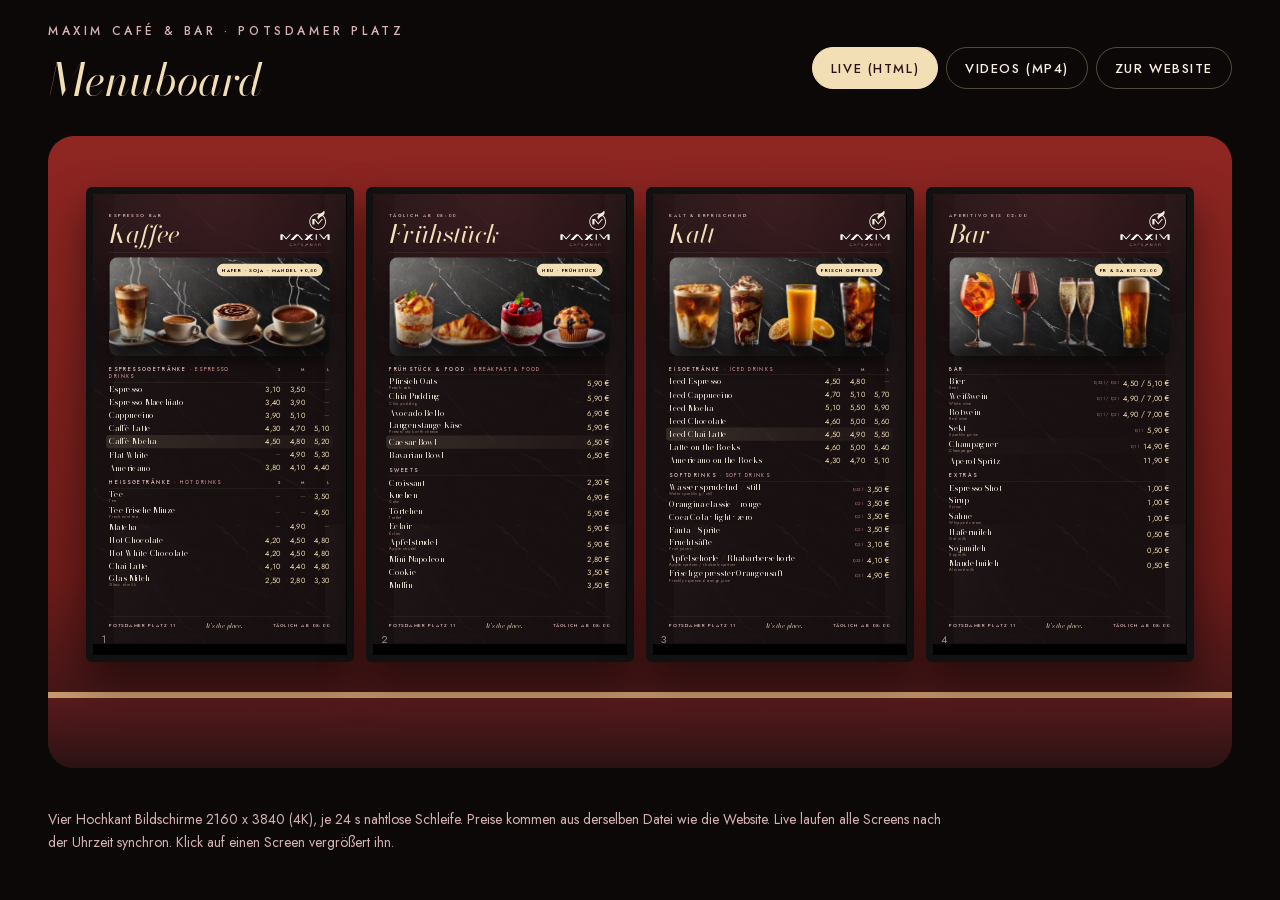
<file: potsdamer-platz/menuboard/index.html>
<!doctype html>
<html lang="de">
<head>
<meta charset="utf-8">
<meta name="viewport" content="width=device-width, initial-scale=1">
<title>Maxim Menuboard</title>
<meta name="robots" content="noindex">
<link rel="icon" href="../assets/img/logo.svg" type="image/svg+xml">
<link rel="stylesheet" href="../css/fonts.css?v=1">
<style>
:root { --ink:#160d0e; --bord:#52222a; --red:#9e2a26; --cream:#f3dfb6; --ivory:#f8f0e3; --mauve:#d4b3b2; }
* { box-sizing: border-box; }
body { margin: 0; min-height: 100vh; background: #0d0808; color: var(--ivory); font-family: "Jost", sans-serif; }
header { display: flex; flex-wrap: wrap; align-items: center; justify-content: space-between; gap: 16px; padding: 22px clamp(16px, 4vw, 48px); }
h1 { margin: 0; font: italic 400 clamp(28px, 4vw, 44px) "Bodoni Moda", serif; color: var(--cream); }
h1 small { display: block; font: 500 12px "Jost"; font-style: normal; letter-spacing: .3em; text-transform: uppercase; color: var(--mauve); margin-bottom: 6px; }
.ctl { display: flex; flex-wrap: wrap; gap: 8px; }
.ctl button, .ctl a { min-height: 42px; padding: 0 18px; border-radius: 999px; border: 1px solid rgba(243,223,182,.3); background: none; color: var(--ivory); font: 500 13px "Jost"; letter-spacing: .12em; text-transform: uppercase; cursor: pointer; display: inline-flex; align-items: center; text-decoration: none; }
.ctl button[aria-pressed="true"] { background: var(--cream); color: #2a1316; border-color: var(--cream); }
/* Wand: rote Wand wie im Laden, vier Screens über der Bar */
.wall { margin: 0 clamp(16px, 4vw, 48px) 40px; padding: clamp(20px, 4vw, 60px) clamp(14px, 3vw, 50px) 0; border-radius: 26px; background: linear-gradient(180deg, #8f2622, #6e1c1a 70%, #2a1316); position: relative; overflow: hidden; }
.wall::after { content: ""; display: block; height: 70px; margin: 30px calc(-1 * clamp(14px, 3vw, 50px)) 0; background: linear-gradient(180deg, #5a1b1d, #2a1213); border-top: 6px solid #c79b6c; }
.screens { display: grid; grid-template-columns: repeat(4, 1fr); gap: clamp(6px, 1vw, 14px); }
.tv { position: relative; aspect-ratio: 9 / 16; background: #000; border: clamp(4px, .6vw, 9px) solid #111; border-radius: 6px; box-shadow: 0 20px 40px rgba(0,0,0,.5); overflow: hidden; cursor: zoom-in; }
.tv iframe { position: absolute; left: 0; top: 0; width: 1080px; height: 1920px; border: 0; transform-origin: 0 0; pointer-events: none; }
.tv video { width: 100%; height: 100%; object-fit: cover; display: block; }
.tv span { position: absolute; left: 8px; bottom: 8px; font-size: 11px; letter-spacing: .2em; color: rgba(255,255,255,.55); }
.note { margin: 0 clamp(16px, 4vw, 48px) 40px; color: var(--mauve); font-size: 14px; line-height: 1.6; max-width: 900px; }
dialog { padding: 0; border: 0; background: transparent; }
dialog::backdrop { background: rgba(0,0,0,.9); }
dialog .big { height: 92vh; aspect-ratio: 9 / 16; position: relative; overflow: hidden; }
dialog iframe { position: absolute; left: 0; top: 0; width: 1080px; height: 1920px; border: 0; transform-origin: 0 0; }
@media (max-width: 700px) { .screens { grid-template-columns: repeat(2, 1fr); } }
</style>
</head>
<body>
<header>
  <h1><small>Maxim Café &amp; Bar · Potsdamer Platz</small>Menuboard</h1>
  <div class="ctl">
    <button type="button" data-mode="live" aria-pressed="true">Live (HTML)</button>
    <button type="button" data-mode="video" aria-pressed="false">Videos (MP4)</button>
    <a href="../index.html">Zur Website</a>
  </div>
</header>
<div class="wall"><div class="screens" id="screens"></div></div>
<p class="note">Vier Hochkant Bildschirme 2160 x 3840 (4K), je 24 s nahtlose Schleife. Preise kommen aus derselben Datei wie die Website. Live laufen alle Screens nach der Uhrzeit synchron. Klick auf einen Screen vergrößert ihn.</p>
<dialog id="dlg"><div class="big" id="big"></div></dialog>
<script>
(function () {
  var box = document.getElementById("screens"), mode = "live";
  function fit(el) { var f = el.querySelector("iframe"); if (f) f.style.transform = "scale(" + (el.clientWidth / 1080) + ")"; }
  function draw() {
    box.innerHTML = "";
    [1, 2, 3, 4].forEach(function (s) {
      var tv = document.createElement("div"); tv.className = "tv";
      tv.innerHTML = mode === "live" ? '<iframe src="screen.html?s=' + s + '" title="Screen ' + s + '" loading="lazy"></iframe>' :
        '<video src="video/Maxim_Menuboard_Screen' + s + '_1080x1920.mp4?v=20261117c" muted loop playsinline autoplay></video>';
      tv.insertAdjacentHTML("beforeend", "<span>" + s + "</span>");
      tv.addEventListener("click", function () { open(s); });
      box.appendChild(tv); fit(tv);
    });
  }
  function open(s) {
    var big = document.getElementById("big"), d = document.getElementById("dlg");
    big.innerHTML = '<iframe src="screen.html?s=' + s + '" title="Screen ' + s + '"></iframe>';
    d.showModal(); big.firstChild.style.transform = "scale(" + (big.clientWidth / 1080) + ")";
  }
  document.getElementById("dlg").addEventListener("click", function () { this.close(); });
  document.querySelectorAll("[data-mode]").forEach(function (b) {
    b.addEventListener("click", function () { mode = b.dataset.mode; document.querySelectorAll("[data-mode]").forEach(function (x) { x.setAttribute("aria-pressed", String(x === b)); }); draw(); });
  });
  window.addEventListener("resize", function () { document.querySelectorAll(".tv").forEach(fit); });
  draw();
})();
</script>
</body>
</html>
</file>
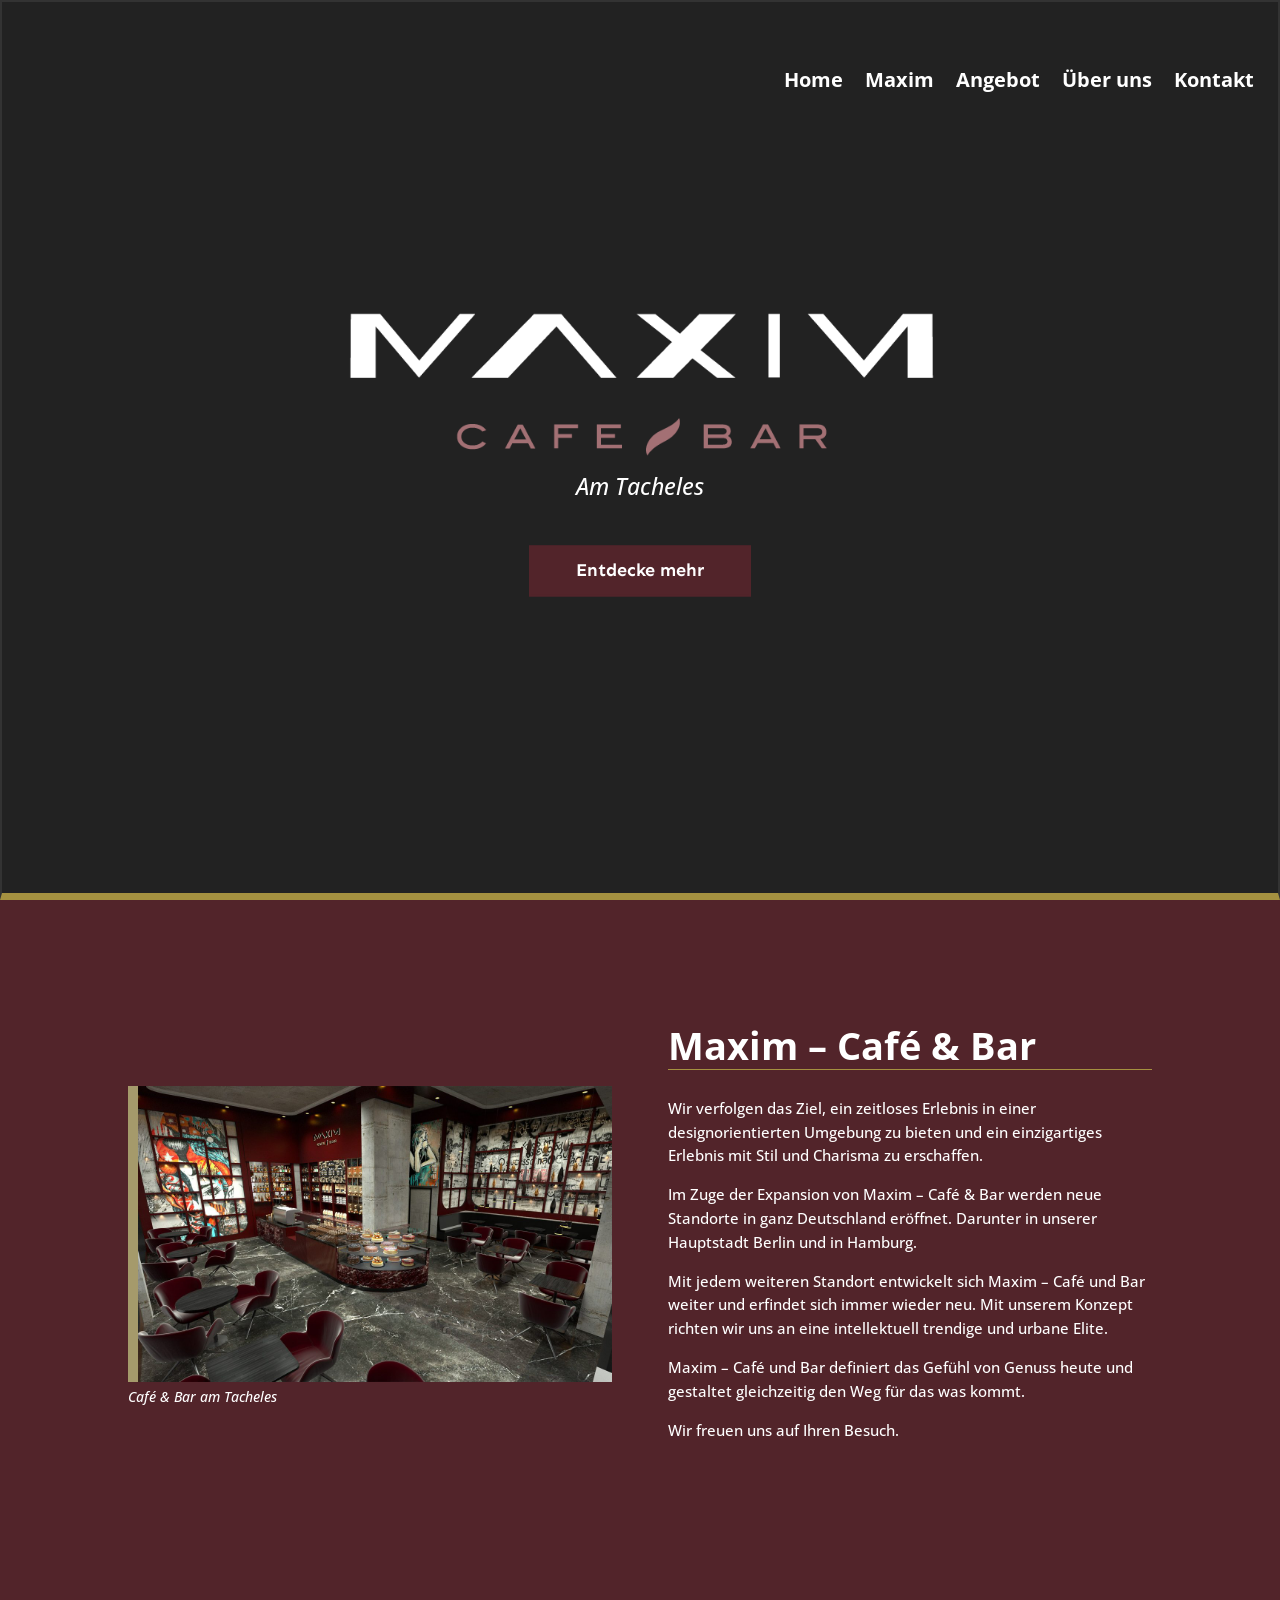
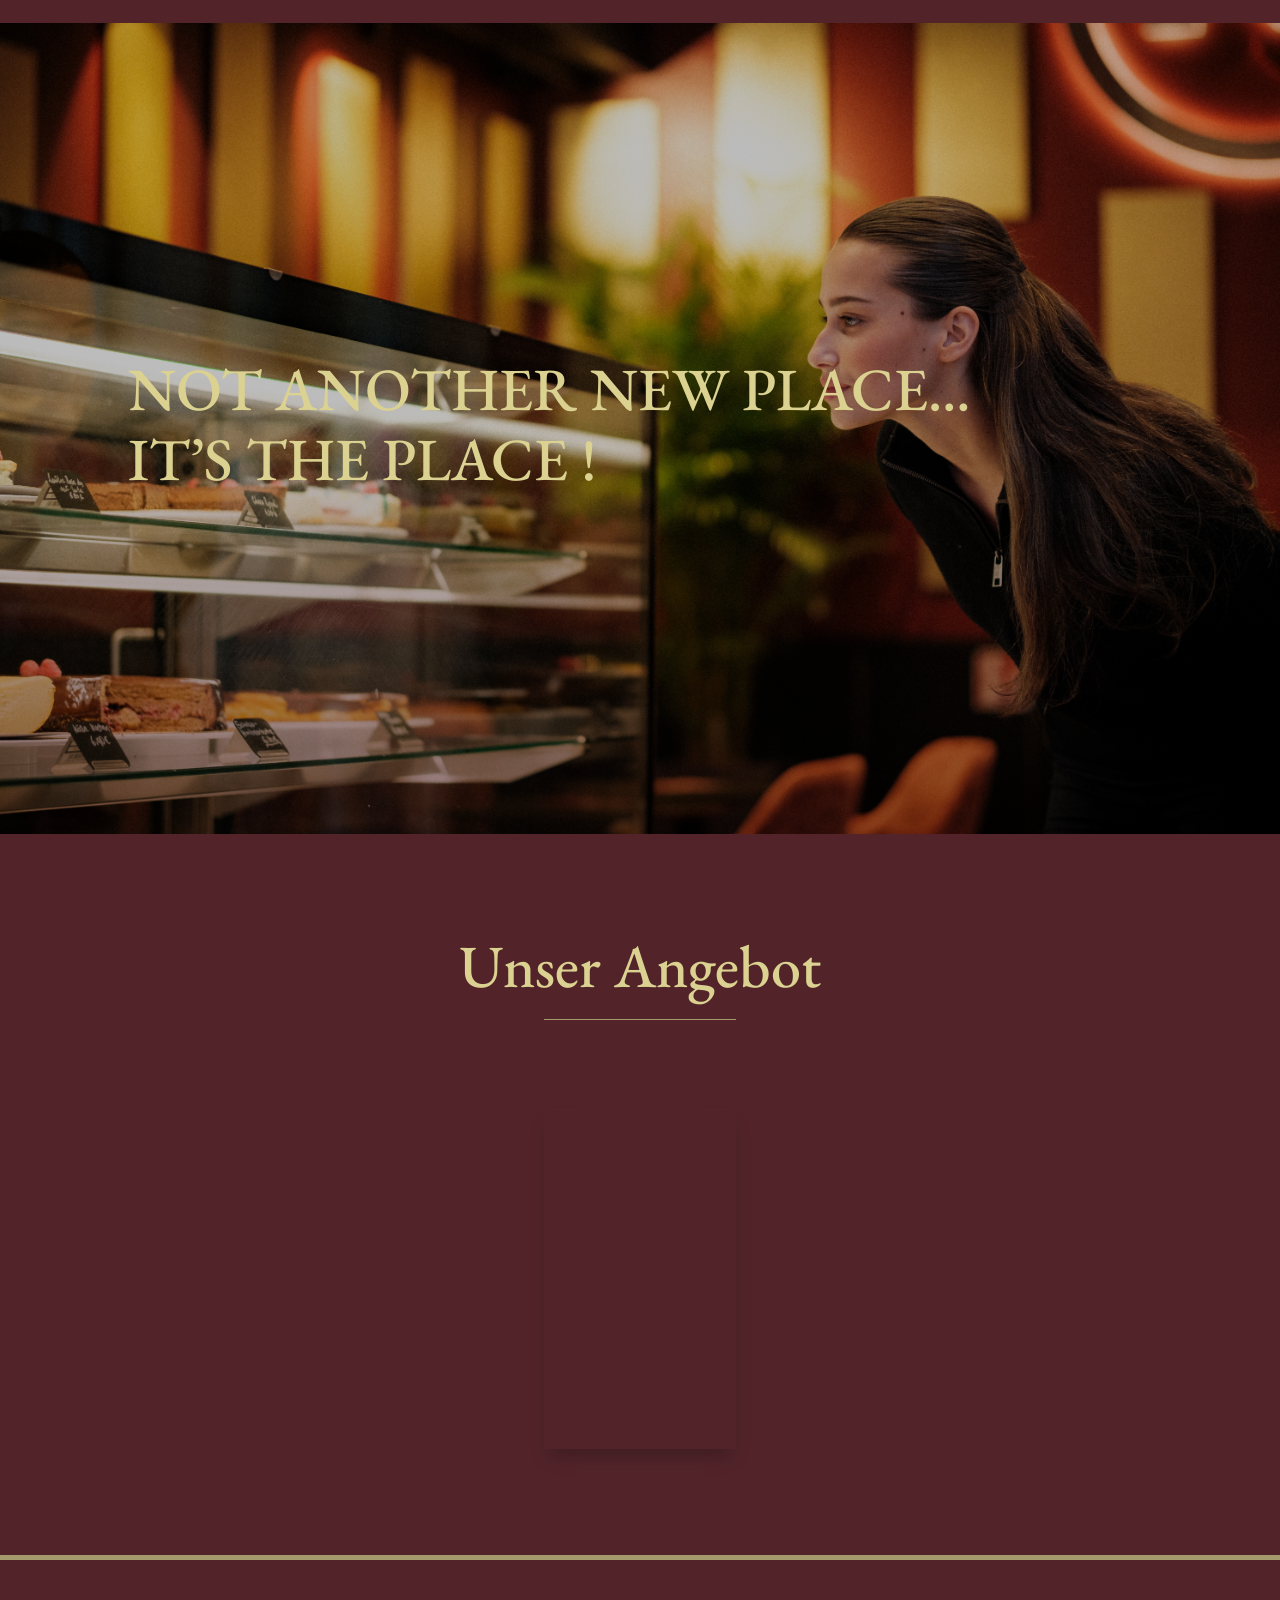
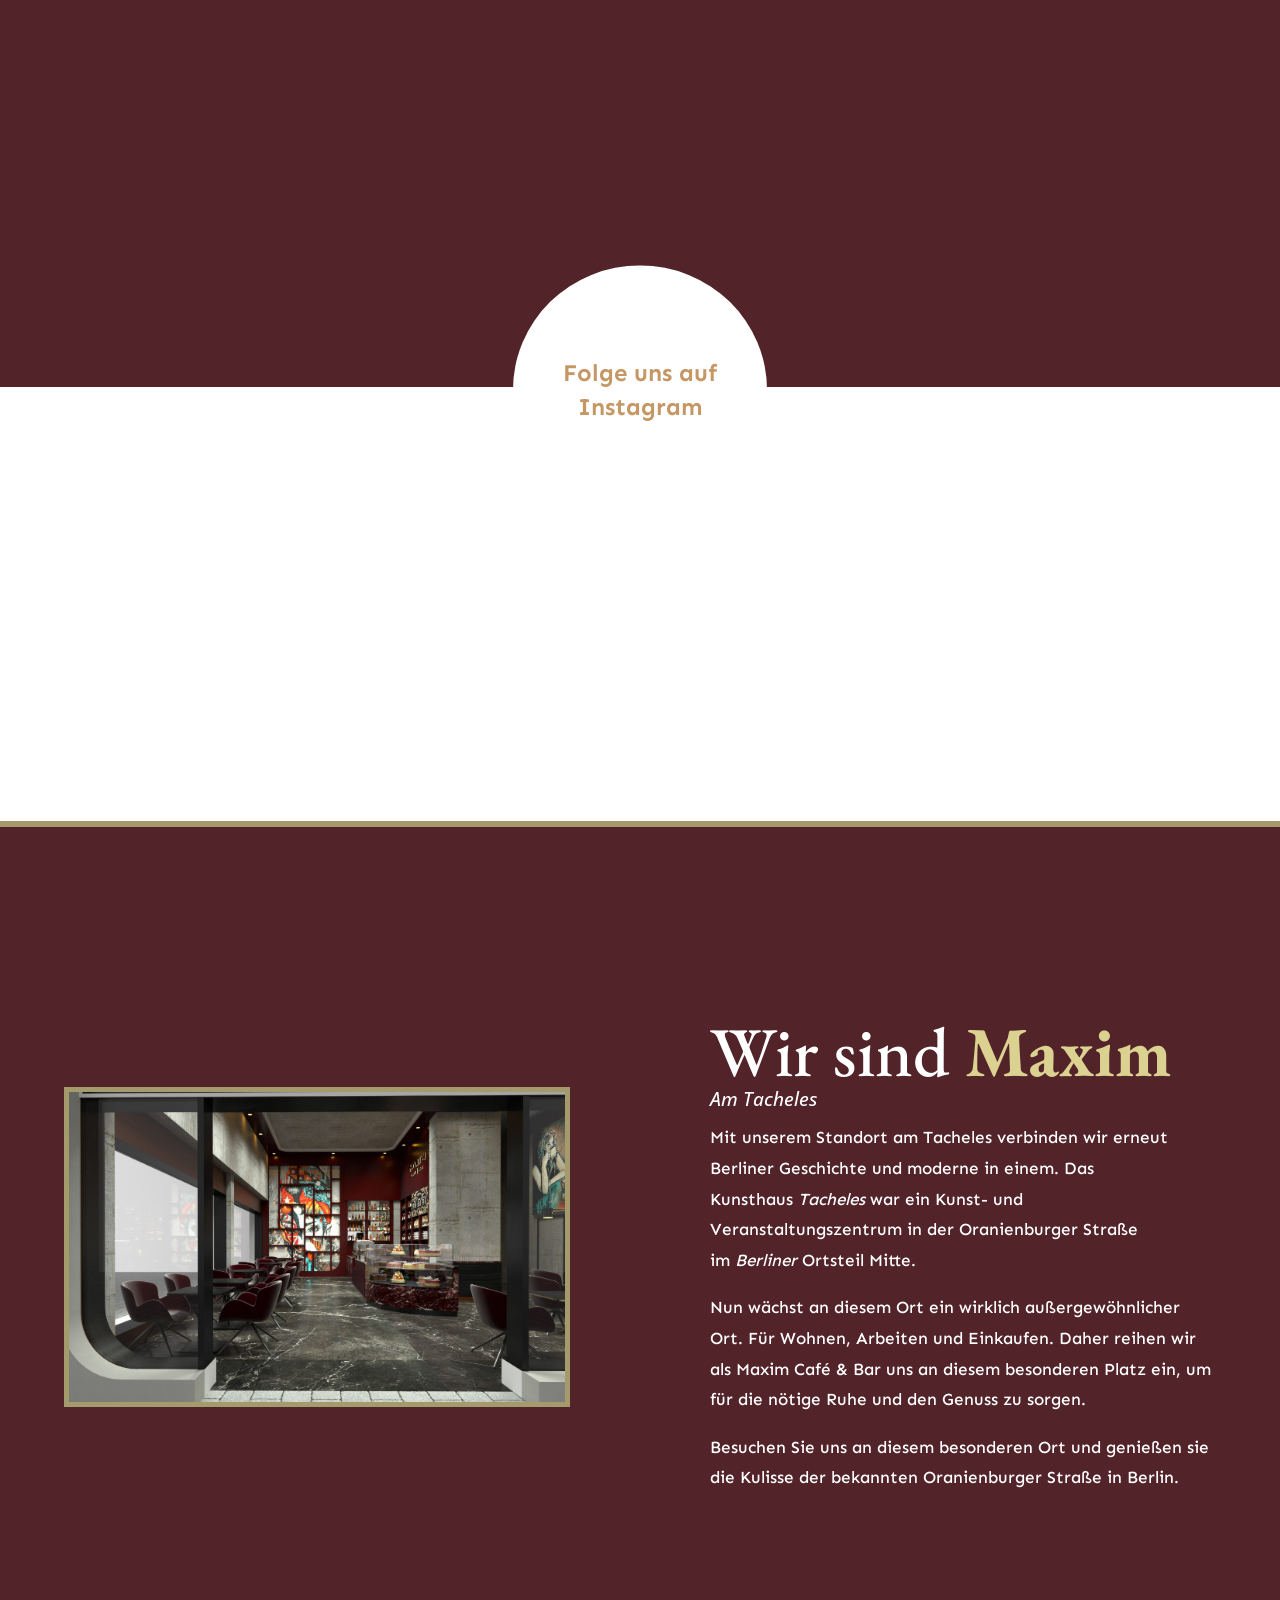
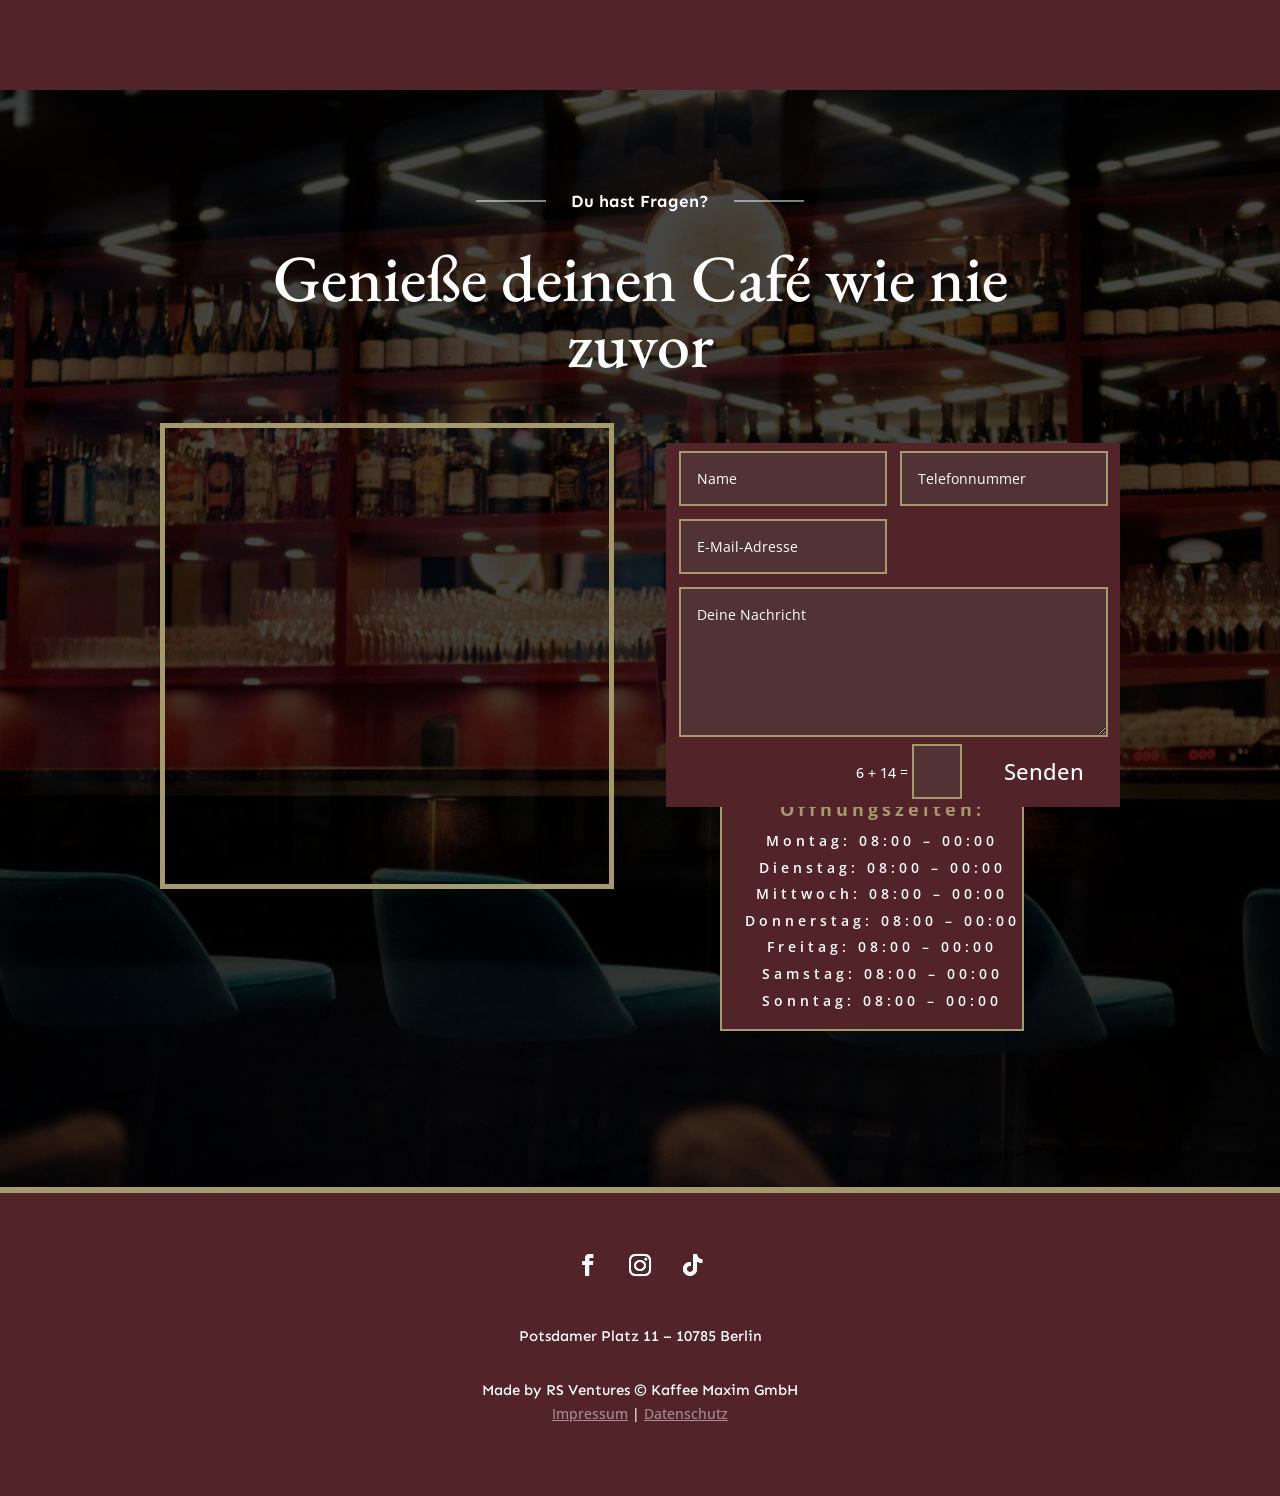
<file: am-tacheles.html>
<!DOCTYPE html>
<html lang="de">
<head>
	<meta charset="UTF-8" />
<meta http-equiv="X-UA-Compatible" content="IE=edge">
	<script type="text/javascript">
		document.documentElement.className = 'js';
	</script>

	<meta name='robots' content='index, follow, max-image-preview:large, max-snippet:-1, max-video-preview:-1' />
<script type="text/javascript">
			let jqueryParams=[],jQuery=function(r){return jqueryParams=[...jqueryParams,r],jQuery},$=function(r){return jqueryParams=[...jqueryParams,r],$};window.jQuery=jQuery,window.$=jQuery;let customHeadScripts=!1;jQuery.fn=jQuery.prototype={},$.fn=jQuery.prototype={},jQuery.noConflict=function(r){if(window.jQuery)return jQuery=window.jQuery,$=window.jQuery,customHeadScripts=!0,jQuery.noConflict},jQuery.ready=function(r){jqueryParams=[...jqueryParams,r]},$.ready=function(r){jqueryParams=[...jqueryParams,r]},jQuery.load=function(r){jqueryParams=[...jqueryParams,r]},$.load=function(r){jqueryParams=[...jqueryParams,r]},jQuery.fn.ready=function(r){jqueryParams=[...jqueryParams,r]},$.fn.ready=function(r){jqueryParams=[...jqueryParams,r]};</script>
	<!-- This site is optimized with the Yoast SEO plugin v28.9 - https://yoast.com/product/yoast-seo-wordpress/ -->
	<title>Maxim Café &amp; Bar - Am Tacheles</title>
	<meta name="description" content="Sie wollen hochwertigen Café zu einem fairen Preis in einer vornehmen Umgebung genießen? Dann laden wir Sie zu uns ein!" />
	<link rel="canonical" href="am-tacheles.html" />
	<meta property="og:locale" content="de_DE" />
	<meta property="og:type" content="article" />
	<meta property="og:title" content="Maxim Café &amp; Bar - Am Tacheles" />
	<meta property="og:description" content="Sie wollen hochwertigen Café zu einem fairen Preis in einer vornehmen Umgebung genießen? Dann laden wir Sie zu uns ein!" />
	<meta property="og:url" content="https://maxim-cafe.com/am-tacheles/" />
	<meta property="og:site_name" content="Maxim Café &amp; Bar" />
	<meta property="article:modified_time" content="2024-06-27T07:24:14+00:00" />
	<meta name="twitter:card" content="summary_large_image" />
	<meta name="twitter:label1" content="Geschätzte Lesezeit" />
	<meta name="twitter:data1" content="8 Minuten" />
	<script type="application/ld+json" class="yoast-schema-graph">{"@context":"https:\/\/schema.org","@graph":[{"@type":"WebPage","@id":"https:\/\/maxim-cafe.com\/am-tacheles\/","url":"https:\/\/maxim-cafe.com\/am-tacheles\/","name":"Maxim Café & Bar - Am Tacheles","isPartOf":{"@id":"https:\/\/maxim-cafe.com\/#website"},"datePublished":"2023-12-06T12:27:33+00:00","dateModified":"2024-06-27T07:24:14+00:00","description":"Sie wollen hochwertigen Café zu einem fairen Preis in einer vornehmen Umgebung genießen? Dann laden wir Sie zu uns ein!","breadcrumb":{"@id":"https:\/\/maxim-cafe.com\/am-tacheles\/#breadcrumb"},"inLanguage":"de","potentialAction":[{"@type":"ReadAction","target":["https:\/\/maxim-cafe.com\/am-tacheles\/"]}]},{"@type":"BreadcrumbList","@id":"https:\/\/maxim-cafe.com\/am-tacheles\/#breadcrumb","itemListElement":[{"@type":"ListItem","position":1,"name":"Startseite","item":"https:\/\/maxim-cafe.com\/"},{"@type":"ListItem","position":2,"name":"Am Tacheles"}]},{"@type":"WebSite","@id":"https:\/\/maxim-cafe.com\/#website","url":"https:\/\/maxim-cafe.com\/","name":"Maxim Café &amp; Bar","description":"Bester Café in bester Gesellschaft","potentialAction":[{"@type":"SearchAction","target":{"@type":"EntryPoint","urlTemplate":"https:\/\/maxim-cafe.com\/?s={search_term_string}"},"query-input":{"@type":"PropertyValueSpecification","valueRequired":true,"valueName":"search_term_string"}}],"inLanguage":"de"}]}</script>
	<!-- / Yoast SEO plugin. -->


<link rel='dns-prefetch' href='https://fonts.googleapis.com/' />
<link rel='dns-prefetch' href='https://www.googletagmanager.com/' />
<meta content="Divi v.4.27.9" name="generator"/>
<style id="global-styles-inline-css">
:root{--wp--preset--aspect-ratio--square: 1;--wp--preset--aspect-ratio--4-3: 4/3;--wp--preset--aspect-ratio--3-4: 3/4;--wp--preset--aspect-ratio--3-2: 3/2;--wp--preset--aspect-ratio--2-3: 2/3;--wp--preset--aspect-ratio--16-9: 16/9;--wp--preset--aspect-ratio--9-16: 9/16;--wp--preset--color--black: #000000;--wp--preset--color--cyan-bluish-gray: #abb8c3;--wp--preset--color--white: #ffffff;--wp--preset--color--pale-pink: #f78da7;--wp--preset--color--vivid-red: #cf2e2e;--wp--preset--color--luminous-vivid-orange: #ff6900;--wp--preset--color--luminous-vivid-amber: #fcb900;--wp--preset--color--light-green-cyan: #7bdcb5;--wp--preset--color--vivid-green-cyan: #00d084;--wp--preset--color--pale-cyan-blue: #8ed1fc;--wp--preset--color--vivid-cyan-blue: #0693e3;--wp--preset--color--vivid-purple: #9b51e0;--wp--preset--gradient--vivid-cyan-blue-to-vivid-purple: linear-gradient(135deg,rgb(6,147,227) 0%,rgb(155,81,224) 100%);--wp--preset--gradient--light-green-cyan-to-vivid-green-cyan: linear-gradient(135deg,rgb(122,220,180) 0%,rgb(0,208,130) 100%);--wp--preset--gradient--luminous-vivid-amber-to-luminous-vivid-orange: linear-gradient(135deg,rgb(252,185,0) 0%,rgb(255,105,0) 100%);--wp--preset--gradient--luminous-vivid-orange-to-vivid-red: linear-gradient(135deg,rgb(255,105,0) 0%,rgb(207,46,46) 100%);--wp--preset--gradient--very-light-gray-to-cyan-bluish-gray: linear-gradient(135deg,rgb(238,238,238) 0%,rgb(169,184,195) 100%);--wp--preset--gradient--cool-to-warm-spectrum: linear-gradient(135deg,rgb(74,234,220) 0%,rgb(151,120,209) 20%,rgb(207,42,186) 40%,rgb(238,44,130) 60%,rgb(251,105,98) 80%,rgb(254,248,76) 100%);--wp--preset--gradient--blush-light-purple: linear-gradient(135deg,rgb(255,206,236) 0%,rgb(152,150,240) 100%);--wp--preset--gradient--blush-bordeaux: linear-gradient(135deg,rgb(254,205,165) 0%,rgb(254,45,45) 50%,rgb(107,0,62) 100%);--wp--preset--gradient--luminous-dusk: linear-gradient(135deg,rgb(255,203,112) 0%,rgb(199,81,192) 50%,rgb(65,88,208) 100%);--wp--preset--gradient--pale-ocean: linear-gradient(135deg,rgb(255,245,203) 0%,rgb(182,227,212) 50%,rgb(51,167,181) 100%);--wp--preset--gradient--electric-grass: linear-gradient(135deg,rgb(202,248,128) 0%,rgb(113,206,126) 100%);--wp--preset--gradient--midnight: linear-gradient(135deg,rgb(2,3,129) 0%,rgb(40,116,252) 100%);--wp--preset--font-size--small: 13px;--wp--preset--font-size--medium: 20px;--wp--preset--font-size--large: 36px;--wp--preset--font-size--x-large: 42px;--wp--preset--spacing--20: 0.44rem;--wp--preset--spacing--30: 0.67rem;--wp--preset--spacing--40: 1rem;--wp--preset--spacing--50: 1.5rem;--wp--preset--spacing--60: 2.25rem;--wp--preset--spacing--70: 3.38rem;--wp--preset--spacing--80: 5.06rem;--wp--preset--shadow--natural: 6px 6px 9px rgba(0, 0, 0, 0.2);--wp--preset--shadow--deep: 12px 12px 50px rgba(0, 0, 0, 0.4);--wp--preset--shadow--sharp: 6px 6px 0px rgba(0, 0, 0, 0.2);--wp--preset--shadow--outlined: 6px 6px 0px -3px rgb(255, 255, 255), 6px 6px rgb(0, 0, 0);--wp--preset--shadow--crisp: 6px 6px 0px rgb(0, 0, 0);}.wp-block-button{--wp--preset--dimension--25: 25%;--wp--preset--dimension--50: 50%;--wp--preset--dimension--75: 75%;--wp--preset--dimension--100: 100%;}:root { --wp--style--global--content-size: 823px;--wp--style--global--wide-size: 1080px; }:where(body) { margin: 0; }.wp-site-blocks > .alignleft { float: left; margin-right: 2em; }.wp-site-blocks > .alignright { float: right; margin-left: 2em; }.wp-site-blocks > .aligncenter { justify-content: center; margin-left: auto; margin-right: auto; }:where(.is-layout-flex){gap: 0.5em;}:where(.is-layout-grid){gap: 0.5em;}.is-layout-flow > .alignleft{float: left;margin-inline-start: 0;margin-inline-end: 2em;}.is-layout-flow > .alignright{float: right;margin-inline-start: 2em;margin-inline-end: 0;}.is-layout-flow > .aligncenter{margin-left: auto !important;margin-right: auto !important;}.is-layout-constrained > .alignleft{float: left;margin-inline-start: 0;margin-inline-end: 2em;}.is-layout-constrained > .alignright{float: right;margin-inline-start: 2em;margin-inline-end: 0;}.is-layout-constrained > .aligncenter{margin-left: auto !important;margin-right: auto !important;}.is-layout-constrained > :where(:not(.alignleft):not(.alignright):not(.alignfull)){max-width: var(--wp--style--global--content-size);margin-left: auto !important;margin-right: auto !important;}.is-layout-constrained > .alignwide{max-width: var(--wp--style--global--wide-size);}body .is-layout-flex{display: flex;}.is-layout-flex{flex-wrap: wrap;align-items: center;}.is-layout-flex > :is(*, div){margin: 0;}body .is-layout-grid{display: grid;}.is-layout-grid > :is(*, div){margin: 0;}body{padding-top: 0px;padding-right: 0px;padding-bottom: 0px;padding-left: 0px;}:root :where(.wp-element-button, .wp-block-button__link){background-color: #32373c;border-width: 0;color: #fff;font-family: inherit;font-size: inherit;font-style: inherit;font-weight: inherit;letter-spacing: inherit;line-height: inherit;padding-top: calc(0.667em + 2px);padding-right: calc(1.333em + 2px);padding-bottom: calc(0.667em + 2px);padding-left: calc(1.333em + 2px);text-decoration: none;text-transform: inherit;}.has-black-color{color: var(--wp--preset--color--black) !important;}.has-cyan-bluish-gray-color{color: var(--wp--preset--color--cyan-bluish-gray) !important;}.has-white-color{color: var(--wp--preset--color--white) !important;}.has-pale-pink-color{color: var(--wp--preset--color--pale-pink) !important;}.has-vivid-red-color{color: var(--wp--preset--color--vivid-red) !important;}.has-luminous-vivid-orange-color{color: var(--wp--preset--color--luminous-vivid-orange) !important;}.has-luminous-vivid-amber-color{color: var(--wp--preset--color--luminous-vivid-amber) !important;}.has-light-green-cyan-color{color: var(--wp--preset--color--light-green-cyan) !important;}.has-vivid-green-cyan-color{color: var(--wp--preset--color--vivid-green-cyan) !important;}.has-pale-cyan-blue-color{color: var(--wp--preset--color--pale-cyan-blue) !important;}.has-vivid-cyan-blue-color{color: var(--wp--preset--color--vivid-cyan-blue) !important;}.has-vivid-purple-color{color: var(--wp--preset--color--vivid-purple) !important;}.has-black-background-color{background-color: var(--wp--preset--color--black) !important;}.has-cyan-bluish-gray-background-color{background-color: var(--wp--preset--color--cyan-bluish-gray) !important;}.has-white-background-color{background-color: var(--wp--preset--color--white) !important;}.has-pale-pink-background-color{background-color: var(--wp--preset--color--pale-pink) !important;}.has-vivid-red-background-color{background-color: var(--wp--preset--color--vivid-red) !important;}.has-luminous-vivid-orange-background-color{background-color: var(--wp--preset--color--luminous-vivid-orange) !important;}.has-luminous-vivid-amber-background-color{background-color: var(--wp--preset--color--luminous-vivid-amber) !important;}.has-light-green-cyan-background-color{background-color: var(--wp--preset--color--light-green-cyan) !important;}.has-vivid-green-cyan-background-color{background-color: var(--wp--preset--color--vivid-green-cyan) !important;}.has-pale-cyan-blue-background-color{background-color: var(--wp--preset--color--pale-cyan-blue) !important;}.has-vivid-cyan-blue-background-color{background-color: var(--wp--preset--color--vivid-cyan-blue) !important;}.has-vivid-purple-background-color{background-color: var(--wp--preset--color--vivid-purple) !important;}.has-black-border-color{border-color: var(--wp--preset--color--black) !important;}.has-cyan-bluish-gray-border-color{border-color: var(--wp--preset--color--cyan-bluish-gray) !important;}.has-white-border-color{border-color: var(--wp--preset--color--white) !important;}.has-pale-pink-border-color{border-color: var(--wp--preset--color--pale-pink) !important;}.has-vivid-red-border-color{border-color: var(--wp--preset--color--vivid-red) !important;}.has-luminous-vivid-orange-border-color{border-color: var(--wp--preset--color--luminous-vivid-orange) !important;}.has-luminous-vivid-amber-border-color{border-color: var(--wp--preset--color--luminous-vivid-amber) !important;}.has-light-green-cyan-border-color{border-color: var(--wp--preset--color--light-green-cyan) !important;}.has-vivid-green-cyan-border-color{border-color: var(--wp--preset--color--vivid-green-cyan) !important;}.has-pale-cyan-blue-border-color{border-color: var(--wp--preset--color--pale-cyan-blue) !important;}.has-vivid-cyan-blue-border-color{border-color: var(--wp--preset--color--vivid-cyan-blue) !important;}.has-vivid-purple-border-color{border-color: var(--wp--preset--color--vivid-purple) !important;}.has-vivid-cyan-blue-to-vivid-purple-gradient-background{background: var(--wp--preset--gradient--vivid-cyan-blue-to-vivid-purple) !important;}.has-light-green-cyan-to-vivid-green-cyan-gradient-background{background: var(--wp--preset--gradient--light-green-cyan-to-vivid-green-cyan) !important;}.has-luminous-vivid-amber-to-luminous-vivid-orange-gradient-background{background: var(--wp--preset--gradient--luminous-vivid-amber-to-luminous-vivid-orange) !important;}.has-luminous-vivid-orange-to-vivid-red-gradient-background{background: var(--wp--preset--gradient--luminous-vivid-orange-to-vivid-red) !important;}.has-very-light-gray-to-cyan-bluish-gray-gradient-background{background: var(--wp--preset--gradient--very-light-gray-to-cyan-bluish-gray) !important;}.has-cool-to-warm-spectrum-gradient-background{background: var(--wp--preset--gradient--cool-to-warm-spectrum) !important;}.has-blush-light-purple-gradient-background{background: var(--wp--preset--gradient--blush-light-purple) !important;}.has-blush-bordeaux-gradient-background{background: var(--wp--preset--gradient--blush-bordeaux) !important;}.has-luminous-dusk-gradient-background{background: var(--wp--preset--gradient--luminous-dusk) !important;}.has-pale-ocean-gradient-background{background: var(--wp--preset--gradient--pale-ocean) !important;}.has-electric-grass-gradient-background{background: var(--wp--preset--gradient--electric-grass) !important;}.has-midnight-gradient-background{background: var(--wp--preset--gradient--midnight) !important;}.has-small-font-size{font-size: var(--wp--preset--font-size--small) !important;}.has-medium-font-size{font-size: var(--wp--preset--font-size--medium) !important;}.has-large-font-size{font-size: var(--wp--preset--font-size--large) !important;}.has-x-large-font-size{font-size: var(--wp--preset--font-size--x-large) !important;}
/*# sourceURL=global-styles-inline-css */
</style>

<link rel='stylesheet' id='et-divi-open-sans-css' href='https://fonts.googleapis.com/css?family=Open+Sans:300italic,400italic,600italic,700italic,800italic,400,300,600,700,800&#038;subset=latin,latin-ext&#038;display=swap' media='all' />
<style id="divi-style-inline-inline-css">
/*!
Theme Name: Divi
Theme URI: http://www.elegantthemes.com/gallery/divi/
Version: 4.27.9
Description: Smart. Flexible. Beautiful. Divi is the most powerful theme in our collection.
Author: Elegant Themes
Author URI: http://www.elegantthemes.com
License: GNU General Public License v2
License URI: http://www.gnu.org/licenses/gpl-2.0.html
*/
a,abbr,acronym,address,applet,b,big,blockquote,body,center,cite,code,dd,del,dfn,div,dl,dt,em,fieldset,font,form,h1,h2,h3,h4,h5,h6,html,i,iframe,img,ins,kbd,label,legend,li,object,ol,p,pre,q,s,samp,small,span,strike,strong,sub,sup,tt,u,ul,var{margin:0;padding:0;border:0;outline:0;font-size:100%;-ms-text-size-adjust:100%;-webkit-text-size-adjust:100%;vertical-align:baseline;background:transparent}body{line-height:1}ol,ul{list-style:none}blockquote,q{quotes:none}blockquote:after,blockquote:before,q:after,q:before{content:"";content:none}blockquote{margin:20px 0 30px;border-left:5px solid;padding-left:20px}:focus{outline:0}del{text-decoration:line-through}pre{overflow:auto;padding:10px}figure{margin:0}table{border-collapse:collapse;border-spacing:0}article,aside,footer,header,hgroup,nav,section{display:block}body{font-family:Open Sans,Arial,sans-serif;font-size:14px;color:#666;background-color:#fff;line-height:1.7em;font-weight:500;-webkit-font-smoothing:antialiased;-moz-osx-font-smoothing:grayscale}body.page-template-page-template-blank-php #page-container{padding-top:0!important}body.et_cover_background{background-size:cover!important;background-position:top!important;background-repeat:no-repeat!important;background-attachment:fixed}a{color:#2ea3f2}a,a:hover{text-decoration:none}p{padding-bottom:1em}p:not(.has-background):last-of-type{padding-bottom:0}p.et_normal_padding{padding-bottom:1em}strong{font-weight:700}cite,em,i{font-style:italic}code,pre{font-family:Courier New,monospace;margin-bottom:10px}ins{text-decoration:none}sub,sup{height:0;line-height:1;position:relative;vertical-align:baseline}sup{bottom:.8em}sub{top:.3em}dl{margin:0 0 1.5em}dl dt{font-weight:700}dd{margin-left:1.5em}blockquote p{padding-bottom:0}embed,iframe,object,video{max-width:100%}h1,h2,h3,h4,h5,h6{color:#333;padding-bottom:10px;line-height:1em;font-weight:500}h1 a,h2 a,h3 a,h4 a,h5 a,h6 a{color:inherit}h1{font-size:30px}h2{font-size:26px}h3{font-size:22px}h4{font-size:18px}h5{font-size:16px}h6{font-size:14px}input{-webkit-appearance:none}input[type=checkbox]{-webkit-appearance:checkbox}input[type=radio]{-webkit-appearance:radio}input.text,input.title,input[type=email],input[type=password],input[type=tel],input[type=text],select,textarea{background-color:#fff;border:1px solid #bbb;padding:2px;color:#4e4e4e}input.text:focus,input.title:focus,input[type=text]:focus,select:focus,textarea:focus{border-color:#2d3940;color:#3e3e3e}input.text,input.title,input[type=text],select,textarea{margin:0}textarea{padding:4px}button,input,select,textarea{font-family:inherit}img{max-width:100%;height:auto}.clear{clear:both}br.clear{margin:0;padding:0}.pagination{clear:both}#et_search_icon:hover,.et-social-icon a:hover,.et_password_protected_form .et_submit_button,.form-submit .et_pb_buttontton.alt.disabled,.nav-single a,.posted_in a{color:#2ea3f2}.et-search-form,blockquote{border-color:#2ea3f2}#main-content{background-color:#fff}.container{width:80%;max-width:1080px;margin:auto;position:relative}body:not(.et-tb) #main-content .container,body:not(.et-tb-has-header) #main-content .container{padding-top:58px}.et_full_width_page #main-content .container:before{display:none}.main_title{margin-bottom:20px}.et_password_protected_form .et_submit_button:hover,.form-submit .et_pb_button:hover{background:rgba(0,0,0,.05)}.et_button_icon_visible .et_pb_button{padding-right:2em;padding-left:.7em}.et_button_icon_visible .et_pb_button:after{opacity:1;margin-left:0}.et_button_left .et_pb_button:hover:after{left:.15em}.et_button_left .et_pb_button:after{margin-left:0;left:1em}.et_button_icon_visible.et_button_left .et_pb_button,.et_button_left .et_pb_button:hover,.et_button_left .et_pb_module .et_pb_button:hover{padding-left:2em;padding-right:.7em}.et_button_icon_visible.et_button_left .et_pb_button:after,.et_button_left .et_pb_button:hover:after{left:.15em}.et_password_protected_form .et_submit_button:hover,.form-submit .et_pb_button:hover{padding:.3em 1em}.et_button_no_icon .et_pb_button:after{display:none}.et_button_no_icon.et_button_icon_visible.et_button_left .et_pb_button,.et_button_no_icon.et_button_left .et_pb_button:hover,.et_button_no_icon .et_pb_button,.et_button_no_icon .et_pb_button:hover{padding:.3em 1em!important}.et_button_custom_icon .et_pb_button:after{line-height:1.7em}.et_button_custom_icon.et_button_icon_visible .et_pb_button:after,.et_button_custom_icon .et_pb_button:hover:after{margin-left:.3em}#left-area .post_format-post-format-gallery .wp-block-gallery:first-of-type{padding:0;margin-bottom:-16px}.entry-content table:not(.variations){border:1px solid #eee;margin:0 0 15px;text-align:left;width:100%}.entry-content thead th,.entry-content tr th{color:#555;font-weight:700;padding:9px 24px}.entry-content tr td{border-top:1px solid #eee;padding:6px 24px}#left-area ul,.entry-content ul,.et-l--body ul,.et-l--footer ul,.et-l--header ul{list-style-type:disc;padding:0 0 23px 1em;line-height:26px}#left-area ol,.entry-content ol,.et-l--body ol,.et-l--footer ol,.et-l--header ol{list-style-type:decimal;list-style-position:inside;padding:0 0 23px;line-height:26px}#left-area ul li ul,.entry-content ul li ol{padding:2px 0 2px 20px}#left-area ol li ul,.entry-content ol li ol,.et-l--body ol li ol,.et-l--footer ol li ol,.et-l--header ol li ol{padding:2px 0 2px 35px}#left-area ul.wp-block-gallery{display:-webkit-box;display:-ms-flexbox;display:flex;-ms-flex-wrap:wrap;flex-wrap:wrap;list-style-type:none;padding:0}#left-area ul.products{padding:0!important;line-height:1.7!important;list-style:none!important}.gallery-item a{display:block}.gallery-caption,.gallery-item a{width:90%}#wpadminbar{z-index:100001}#left-area .post-meta{font-size:14px;padding-bottom:15px}#left-area .post-meta a{text-decoration:none;color:#666}#left-area .et_featured_image{padding-bottom:7px}.single .post{padding-bottom:25px}body.single .et_audio_content{margin-bottom:-6px}.nav-single a{text-decoration:none;color:#2ea3f2;font-size:14px;font-weight:400}.nav-previous{float:left}.nav-next{float:right}.et_password_protected_form p input{background-color:#eee;border:none!important;width:100%!important;border-radius:0!important;font-size:14px;color:#999!important;padding:16px!important;-webkit-box-sizing:border-box;box-sizing:border-box}.et_password_protected_form label{display:none}.et_password_protected_form .et_submit_button{font-family:inherit;display:block;float:right;margin:8px auto 0;cursor:pointer}.post-password-required p.nocomments.container{max-width:100%}.post-password-required p.nocomments.container:before{display:none}.aligncenter,div.post .new-post .aligncenter{display:block;margin-left:auto;margin-right:auto}.wp-caption{border:1px solid #ddd;text-align:center;background-color:#f3f3f3;margin-bottom:10px;max-width:96%;padding:8px}.wp-caption.alignleft{margin:0 30px 20px 0}.wp-caption.alignright{margin:0 0 20px 30px}.wp-caption img{margin:0;padding:0;border:0}.wp-caption p.wp-caption-text{font-size:12px;padding:0 4px 5px;margin:0}.alignright{float:right}.alignleft{float:left}img.alignleft{display:inline;float:left;margin-right:15px}img.alignright{display:inline;float:right;margin-left:15px}.page.et_pb_pagebuilder_layout #main-content{background-color:transparent}body #main-content .et_builder_inner_content>h1,body #main-content .et_builder_inner_content>h2,body #main-content .et_builder_inner_content>h3,body #main-content .et_builder_inner_content>h4,body #main-content .et_builder_inner_content>h5,body #main-content .et_builder_inner_content>h6{line-height:1.4em}body #main-content .et_builder_inner_content>p{line-height:1.7em}.wp-block-pullquote{margin:20px 0 30px}.wp-block-pullquote.has-background blockquote{border-left:none}.wp-block-group.has-background{padding:1.5em 1.5em .5em}@media (min-width:981px){#left-area{width:79.125%;padding-bottom:23px}#main-content .container:before{content:"";position:absolute;top:0;height:100%;width:1px;background-color:#e2e2e2}.et_full_width_page #left-area,.et_no_sidebar #left-area{float:none;width:100%!important}.et_full_width_page #left-area{padding-bottom:0}.et_no_sidebar #main-content .container:before{display:none}}@media (max-width:980px){#page-container{padding-top:80px}.et-tb #page-container,.et-tb-has-header #page-container{padding-top:0!important}#left-area,#sidebar{width:100%!important}#main-content .container:before{display:none!important}.et_full_width_page .et_gallery_item:nth-child(4n+1){clear:none}}@media print{#page-container{padding-top:0!important}}#wp-admin-bar-et-use-visual-builder a:before{font-family:ETmodules!important;content:"\e625";font-size:30px!important;width:28px;margin-top:-3px;color:#974df3!important}#wp-admin-bar-et-use-visual-builder:hover a:before{color:#fff!important}#wp-admin-bar-et-use-visual-builder:hover a,#wp-admin-bar-et-use-visual-builder a:hover{transition:background-color .5s ease;-webkit-transition:background-color .5s ease;-moz-transition:background-color .5s ease;background-color:#7e3bd0!important;color:#fff!important}* html .clearfix,:first-child+html .clearfix{zoom:1}.iphone .et_pb_section_video_bg video::-webkit-media-controls-start-playback-button{display:none!important;-webkit-appearance:none}.et_mobile_device .et_pb_section_parallax .et_pb_parallax_css{background-attachment:scroll}.et-social-facebook a.icon:before{content:"\e093"}.et-social-twitter a.icon:before{content:"\e094"}.et-social-google-plus a.icon:before{content:"\e096"}.et-social-instagram a.icon:before{content:"\e09a"}.et-social-rss a.icon:before{content:"\e09e"}.ai1ec-single-event:after{content:" ";display:table;clear:both}.evcal_event_details .evcal_evdata_cell .eventon_details_shading_bot.eventon_details_shading_bot{z-index:3}.wp-block-divi-layout{margin-bottom:1em}*{-webkit-box-sizing:border-box;box-sizing:border-box}#et-info-email:before,#et-info-phone:before,#et_search_icon:before,.comment-reply-link:after,.et-cart-info span:before,.et-pb-arrow-next:before,.et-pb-arrow-prev:before,.et-social-icon a:before,.et_audio_container .mejs-playpause-button button:before,.et_audio_container .mejs-volume-button button:before,.et_overlay:before,.et_password_protected_form .et_submit_button:after,.et_pb_button:after,.et_pb_contact_reset:after,.et_pb_contact_submit:after,.et_pb_font_icon:before,.et_pb_newsletter_button:after,.et_pb_pricing_table_button:after,.et_pb_promo_button:after,.et_pb_testimonial:before,.et_pb_toggle_title:before,.form-submit .et_pb_button:after,.mobile_menu_bar:before,a.et_pb_more_button:after{font-family:ETmodules!important;speak:none;font-style:normal;font-weight:400;-webkit-font-feature-settings:normal;font-feature-settings:normal;font-variant:normal;text-transform:none;line-height:1;-webkit-font-smoothing:antialiased;-moz-osx-font-smoothing:grayscale;text-shadow:0 0;direction:ltr}.et-pb-icon,.et_pb_custom_button_icon.et_pb_button:after,.et_pb_login .et_pb_custom_button_icon.et_pb_button:after,.et_pb_woo_custom_button_icon .button.et_pb_custom_button_icon.et_pb_button:after,.et_pb_woo_custom_button_icon .button.et_pb_custom_button_icon.et_pb_button:hover:after{content:attr(data-icon)}.et-pb-icon{font-family:ETmodules;speak:none;font-weight:400;-webkit-font-feature-settings:normal;font-feature-settings:normal;font-variant:normal;text-transform:none;line-height:1;-webkit-font-smoothing:antialiased;font-size:96px;font-style:normal;display:inline-block;-webkit-box-sizing:border-box;box-sizing:border-box;direction:ltr}#et-ajax-saving{display:none;-webkit-transition:background .3s,-webkit-box-shadow .3s;transition:background .3s,-webkit-box-shadow .3s;transition:background .3s,box-shadow .3s;transition:background .3s,box-shadow .3s,-webkit-box-shadow .3s;-webkit-box-shadow:rgba(0,139,219,.247059) 0 0 60px;box-shadow:0 0 60px rgba(0,139,219,.247059);position:fixed;top:50%;left:50%;width:50px;height:50px;background:#fff;border-radius:50px;margin:-25px 0 0 -25px;z-index:999999;text-align:center}#et-ajax-saving img{margin:9px}.et-safe-mode-indicator,.et-safe-mode-indicator:focus,.et-safe-mode-indicator:hover{-webkit-box-shadow:0 5px 10px rgba(41,196,169,.15);box-shadow:0 5px 10px rgba(41,196,169,.15);background:#29c4a9;color:#fff;font-size:14px;font-weight:600;padding:12px;line-height:16px;border-radius:3px;position:fixed;bottom:30px;right:30px;z-index:999999;text-decoration:none;font-family:Open Sans,sans-serif;-webkit-font-smoothing:antialiased;-moz-osx-font-smoothing:grayscale}.et_pb_button{font-size:20px;font-weight:500;padding:.3em 1em;line-height:1.7em!important;background-color:transparent;background-size:cover;background-position:50%;background-repeat:no-repeat;border:2px solid;border-radius:3px;-webkit-transition-duration:.2s;transition-duration:.2s;-webkit-transition-property:all!important;transition-property:all!important}.et_pb_button,.et_pb_button_inner{position:relative}.et_pb_button:hover,.et_pb_module .et_pb_button:hover{border:2px solid transparent;padding:.3em 2em .3em .7em}.et_pb_button:hover{background-color:hsla(0,0%,100%,.2)}.et_pb_bg_layout_light.et_pb_button:hover,.et_pb_bg_layout_light .et_pb_button:hover{background-color:rgba(0,0,0,.05)}.et_pb_button:after,.et_pb_button:before{font-size:32px;line-height:1em;content:"\35";opacity:0;position:absolute;margin-left:-1em;-webkit-transition:all .2s;transition:all .2s;text-transform:none;-webkit-font-feature-settings:"kern" off;font-feature-settings:"kern" off;font-variant:none;font-style:normal;font-weight:400;text-shadow:none}.et_pb_button.et_hover_enabled:hover:after,.et_pb_button.et_pb_hovered:hover:after{-webkit-transition:none!important;transition:none!important}.et_pb_button:before{display:none}.et_pb_button:hover:after{opacity:1;margin-left:0}.et_pb_column_1_3 h1,.et_pb_column_1_4 h1,.et_pb_column_1_5 h1,.et_pb_column_1_6 h1,.et_pb_column_2_5 h1{font-size:26px}.et_pb_column_1_3 h2,.et_pb_column_1_4 h2,.et_pb_column_1_5 h2,.et_pb_column_1_6 h2,.et_pb_column_2_5 h2{font-size:23px}.et_pb_column_1_3 h3,.et_pb_column_1_4 h3,.et_pb_column_1_5 h3,.et_pb_column_1_6 h3,.et_pb_column_2_5 h3{font-size:20px}.et_pb_column_1_3 h4,.et_pb_column_1_4 h4,.et_pb_column_1_5 h4,.et_pb_column_1_6 h4,.et_pb_column_2_5 h4{font-size:18px}.et_pb_column_1_3 h5,.et_pb_column_1_4 h5,.et_pb_column_1_5 h5,.et_pb_column_1_6 h5,.et_pb_column_2_5 h5{font-size:16px}.et_pb_column_1_3 h6,.et_pb_column_1_4 h6,.et_pb_column_1_5 h6,.et_pb_column_1_6 h6,.et_pb_column_2_5 h6{font-size:15px}.et_pb_bg_layout_dark,.et_pb_bg_layout_dark h1,.et_pb_bg_layout_dark h2,.et_pb_bg_layout_dark h3,.et_pb_bg_layout_dark h4,.et_pb_bg_layout_dark h5,.et_pb_bg_layout_dark h6{color:#fff!important}.et_pb_module.et_pb_text_align_left{text-align:left}.et_pb_module.et_pb_text_align_center{text-align:center}.et_pb_module.et_pb_text_align_right{text-align:right}.et_pb_module.et_pb_text_align_justified{text-align:justify}.clearfix:after{visibility:hidden;display:block;font-size:0;content:" ";clear:both;height:0}.et_pb_bg_layout_light .et_pb_more_button{color:#2ea3f2}.et_builder_inner_content{position:relative;z-index:1}header .et_builder_inner_content{z-index:2}.et_pb_css_mix_blend_mode_passthrough{mix-blend-mode:unset!important}.et_pb_image_container{margin:-20px -20px 29px}.et_pb_module_inner{position:relative}.et_hover_enabled_preview{z-index:2}.et_hover_enabled:hover{position:relative;z-index:2}.et_pb_all_tabs,.et_pb_module,.et_pb_posts_nav a,.et_pb_tab,.et_pb_with_background{position:relative;background-size:cover;background-position:50%;background-repeat:no-repeat}.et_pb_background_mask,.et_pb_background_pattern{bottom:0;left:0;position:absolute;right:0;top:0}.et_pb_background_mask{background-size:calc(100% + 2px) calc(100% + 2px);background-repeat:no-repeat;background-position:50%;overflow:hidden}.et_pb_background_pattern{background-position:0 0;background-repeat:repeat}.et_pb_with_border{position:relative;border:0 solid #333}.post-password-required .et_pb_row{padding:0;width:100%}.post-password-required .et_password_protected_form{min-height:0}body.et_pb_pagebuilder_layout.et_pb_show_title .post-password-required .et_password_protected_form h1,body:not(.et_pb_pagebuilder_layout) .post-password-required .et_password_protected_form h1{display:none}.et_pb_no_bg{padding:0!important}.et_overlay.et_pb_inline_icon:before,.et_pb_inline_icon:before{content:attr(data-icon)}.et_pb_more_button{color:inherit;text-shadow:none;text-decoration:none;display:inline-block;margin-top:20px}.et_parallax_bg_wrap{overflow:hidden;position:absolute;top:0;right:0;bottom:0;left:0}.et_parallax_bg{background-repeat:no-repeat;background-position:top;background-size:cover;position:absolute;bottom:0;left:0;width:100%;height:100%;display:block}.et_parallax_bg.et_parallax_bg__hover,.et_parallax_bg.et_parallax_bg_phone,.et_parallax_bg.et_parallax_bg_tablet,.et_parallax_gradient.et_parallax_gradient__hover,.et_parallax_gradient.et_parallax_gradient_phone,.et_parallax_gradient.et_parallax_gradient_tablet,.et_pb_section_parallax_hover:hover .et_parallax_bg:not(.et_parallax_bg__hover),.et_pb_section_parallax_hover:hover .et_parallax_gradient:not(.et_parallax_gradient__hover){display:none}.et_pb_section_parallax_hover:hover .et_parallax_bg.et_parallax_bg__hover,.et_pb_section_parallax_hover:hover .et_parallax_gradient.et_parallax_gradient__hover{display:block}.et_parallax_gradient{bottom:0;display:block;left:0;position:absolute;right:0;top:0}.et_pb_module.et_pb_section_parallax,.et_pb_posts_nav a.et_pb_section_parallax,.et_pb_tab.et_pb_section_parallax{position:relative}.et_pb_section_parallax .et_pb_parallax_css,.et_pb_slides .et_parallax_bg.et_pb_parallax_css{background-attachment:fixed}body.et-bfb .et_pb_section_parallax .et_pb_parallax_css,body.et-bfb .et_pb_slides .et_parallax_bg.et_pb_parallax_css{background-attachment:scroll;bottom:auto}.et_pb_section_parallax.et_pb_column .et_pb_module,.et_pb_section_parallax.et_pb_row .et_pb_column,.et_pb_section_parallax.et_pb_row .et_pb_module{z-index:9;position:relative}.et_pb_more_button:hover:after{opacity:1;margin-left:0}.et_pb_preload .et_pb_section_video_bg,.et_pb_preload>div{visibility:hidden}.et_pb_preload,.et_pb_section.et_pb_section_video.et_pb_preload{position:relative;background:#464646!important}.et_pb_preload:before{content:"";position:absolute;top:50%;left:50%;background:url(wp-content/themes/Divi/includes/builder/styles/images/preloader.gif) no-repeat;border-radius:32px;width:32px;height:32px;margin:-16px 0 0 -16px}.box-shadow-overlay{position:absolute;top:0;left:0;width:100%;height:100%;z-index:10;pointer-events:none}.et_pb_section>.box-shadow-overlay~.et_pb_row{z-index:11}body.safari .section_has_divider{will-change:transform}.et_pb_row>.box-shadow-overlay{z-index:8}.has-box-shadow-overlay{position:relative}.et_clickable{cursor:pointer}.screen-reader-text{border:0;clip:rect(1px,1px,1px,1px);-webkit-clip-path:inset(50%);clip-path:inset(50%);height:1px;margin:-1px;overflow:hidden;padding:0;position:absolute!important;width:1px;word-wrap:normal!important}.et_multi_view_hidden,.et_multi_view_hidden_image{display:none!important}@keyframes multi-view-image-fade{0%{opacity:0}10%{opacity:.1}20%{opacity:.2}30%{opacity:.3}40%{opacity:.4}50%{opacity:.5}60%{opacity:.6}70%{opacity:.7}80%{opacity:.8}90%{opacity:.9}to{opacity:1}}.et_multi_view_image__loading{visibility:hidden}.et_multi_view_image__loaded{-webkit-animation:multi-view-image-fade .5s;animation:multi-view-image-fade .5s}#et-pb-motion-effects-offset-tracker{visibility:hidden!important;opacity:0;position:absolute;top:0;left:0}.et-pb-before-scroll-animation{opacity:0}header.et-l.et-l--header:after{clear:both;display:block;content:""}.et_pb_module{-webkit-animation-timing-function:linear;animation-timing-function:linear;-webkit-animation-duration:.2s;animation-duration:.2s}@-webkit-keyframes fadeBottom{0%{opacity:0;-webkit-transform:translateY(10%);transform:translateY(10%)}to{opacity:1;-webkit-transform:translateY(0);transform:translateY(0)}}@keyframes fadeBottom{0%{opacity:0;-webkit-transform:translateY(10%);transform:translateY(10%)}to{opacity:1;-webkit-transform:translateY(0);transform:translateY(0)}}@-webkit-keyframes fadeLeft{0%{opacity:0;-webkit-transform:translateX(-10%);transform:translateX(-10%)}to{opacity:1;-webkit-transform:translateX(0);transform:translateX(0)}}@keyframes fadeLeft{0%{opacity:0;-webkit-transform:translateX(-10%);transform:translateX(-10%)}to{opacity:1;-webkit-transform:translateX(0);transform:translateX(0)}}@-webkit-keyframes fadeRight{0%{opacity:0;-webkit-transform:translateX(10%);transform:translateX(10%)}to{opacity:1;-webkit-transform:translateX(0);transform:translateX(0)}}@keyframes fadeRight{0%{opacity:0;-webkit-transform:translateX(10%);transform:translateX(10%)}to{opacity:1;-webkit-transform:translateX(0);transform:translateX(0)}}@-webkit-keyframes fadeTop{0%{opacity:0;-webkit-transform:translateY(-10%);transform:translateY(-10%)}to{opacity:1;-webkit-transform:translateX(0);transform:translateX(0)}}@keyframes fadeTop{0%{opacity:0;-webkit-transform:translateY(-10%);transform:translateY(-10%)}to{opacity:1;-webkit-transform:translateX(0);transform:translateX(0)}}@-webkit-keyframes fadeIn{0%{opacity:0}to{opacity:1}}@keyframes fadeIn{0%{opacity:0}to{opacity:1}}.et-waypoint:not(.et_pb_counters){opacity:0}@media (min-width:981px){.et_pb_section.et_section_specialty div.et_pb_row .et_pb_column .et_pb_column .et_pb_module.et-last-child,.et_pb_section.et_section_specialty div.et_pb_row .et_pb_column .et_pb_column .et_pb_module:last-child,.et_pb_section.et_section_specialty div.et_pb_row .et_pb_column .et_pb_row_inner .et_pb_column .et_pb_module.et-last-child,.et_pb_section.et_section_specialty div.et_pb_row .et_pb_column .et_pb_row_inner .et_pb_column .et_pb_module:last-child,.et_pb_section div.et_pb_row .et_pb_column .et_pb_module.et-last-child,.et_pb_section div.et_pb_row .et_pb_column .et_pb_module:last-child{margin-bottom:0}}@media (max-width:980px){.et_overlay.et_pb_inline_icon_tablet:before,.et_pb_inline_icon_tablet:before{content:attr(data-icon-tablet)}.et_parallax_bg.et_parallax_bg_tablet_exist,.et_parallax_gradient.et_parallax_gradient_tablet_exist{display:none}.et_parallax_bg.et_parallax_bg_tablet,.et_parallax_gradient.et_parallax_gradient_tablet{display:block}.et_pb_column .et_pb_module{margin-bottom:30px}.et_pb_row .et_pb_column .et_pb_module.et-last-child,.et_pb_row .et_pb_column .et_pb_module:last-child,.et_section_specialty .et_pb_row .et_pb_column .et_pb_module.et-last-child,.et_section_specialty .et_pb_row .et_pb_column .et_pb_module:last-child{margin-bottom:0}.et_pb_more_button{display:inline-block!important}.et_pb_bg_layout_light_tablet.et_pb_button,.et_pb_bg_layout_light_tablet.et_pb_module.et_pb_button,.et_pb_bg_layout_light_tablet .et_pb_more_button{color:#2ea3f2}.et_pb_bg_layout_light_tablet .et_pb_forgot_password a{color:#666}.et_pb_bg_layout_light_tablet h1,.et_pb_bg_layout_light_tablet h2,.et_pb_bg_layout_light_tablet h3,.et_pb_bg_layout_light_tablet h4,.et_pb_bg_layout_light_tablet h5,.et_pb_bg_layout_light_tablet h6{color:#333!important}.et_pb_module .et_pb_bg_layout_light_tablet.et_pb_button{color:#2ea3f2!important}.et_pb_bg_layout_light_tablet{color:#666!important}.et_pb_bg_layout_dark_tablet,.et_pb_bg_layout_dark_tablet h1,.et_pb_bg_layout_dark_tablet h2,.et_pb_bg_layout_dark_tablet h3,.et_pb_bg_layout_dark_tablet h4,.et_pb_bg_layout_dark_tablet h5,.et_pb_bg_layout_dark_tablet h6{color:#fff!important}.et_pb_bg_layout_dark_tablet.et_pb_button,.et_pb_bg_layout_dark_tablet.et_pb_module.et_pb_button,.et_pb_bg_layout_dark_tablet .et_pb_more_button{color:inherit}.et_pb_bg_layout_dark_tablet .et_pb_forgot_password a{color:#fff}.et_pb_module.et_pb_text_align_left-tablet{text-align:left}.et_pb_module.et_pb_text_align_center-tablet{text-align:center}.et_pb_module.et_pb_text_align_right-tablet{text-align:right}.et_pb_module.et_pb_text_align_justified-tablet{text-align:justify}}@media (max-width:767px){.et_pb_more_button{display:inline-block!important}.et_overlay.et_pb_inline_icon_phone:before,.et_pb_inline_icon_phone:before{content:attr(data-icon-phone)}.et_parallax_bg.et_parallax_bg_phone_exist,.et_parallax_gradient.et_parallax_gradient_phone_exist{display:none}.et_parallax_bg.et_parallax_bg_phone,.et_parallax_gradient.et_parallax_gradient_phone{display:block}.et-hide-mobile{display:none!important}.et_pb_bg_layout_light_phone.et_pb_button,.et_pb_bg_layout_light_phone.et_pb_module.et_pb_button,.et_pb_bg_layout_light_phone .et_pb_more_button{color:#2ea3f2}.et_pb_bg_layout_light_phone .et_pb_forgot_password a{color:#666}.et_pb_bg_layout_light_phone h1,.et_pb_bg_layout_light_phone h2,.et_pb_bg_layout_light_phone h3,.et_pb_bg_layout_light_phone h4,.et_pb_bg_layout_light_phone h5,.et_pb_bg_layout_light_phone h6{color:#333!important}.et_pb_module .et_pb_bg_layout_light_phone.et_pb_button{color:#2ea3f2!important}.et_pb_bg_layout_light_phone{color:#666!important}.et_pb_bg_layout_dark_phone,.et_pb_bg_layout_dark_phone h1,.et_pb_bg_layout_dark_phone h2,.et_pb_bg_layout_dark_phone h3,.et_pb_bg_layout_dark_phone h4,.et_pb_bg_layout_dark_phone h5,.et_pb_bg_layout_dark_phone h6{color:#fff!important}.et_pb_bg_layout_dark_phone.et_pb_button,.et_pb_bg_layout_dark_phone.et_pb_module.et_pb_button,.et_pb_bg_layout_dark_phone .et_pb_more_button{color:inherit}.et_pb_module .et_pb_bg_layout_dark_phone.et_pb_button{color:#fff!important}.et_pb_bg_layout_dark_phone .et_pb_forgot_password a{color:#fff}.et_pb_module.et_pb_text_align_left-phone{text-align:left}.et_pb_module.et_pb_text_align_center-phone{text-align:center}.et_pb_module.et_pb_text_align_right-phone{text-align:right}.et_pb_module.et_pb_text_align_justified-phone{text-align:justify}}@media (max-width:479px){a.et_pb_more_button{display:block}}@media (min-width:768px) and (max-width:980px){[data-et-multi-view-load-tablet-hidden=true]:not(.et_multi_view_swapped){display:none!important}}@media (max-width:767px){[data-et-multi-view-load-phone-hidden=true]:not(.et_multi_view_swapped){display:none!important}}.et_pb_menu.et_pb_menu--style-inline_centered_logo .et_pb_menu__menu nav ul{-webkit-box-pack:center;-ms-flex-pack:center;justify-content:center}@-webkit-keyframes multi-view-image-fade{0%{-webkit-transform:scale(1);transform:scale(1);opacity:1}50%{-webkit-transform:scale(1.01);transform:scale(1.01);opacity:1}to{-webkit-transform:scale(1);transform:scale(1);opacity:1}}
/*# sourceURL=divi-style-inline-inline-css */
</style>
<style id="divi-dynamic-critical-inline-css">
@font-face{font-family:ETmodules;font-display:block;src:url(wp-content/themes/Divi/core/admin/fonts/modules/social/modules.eot);src:url(wp-content/themes/Divi/core/admin/fonts/modules/social/modules.eot) format("embedded-opentype"),url(wp-content/themes/Divi/core/admin/fonts/modules/social/modules.woff) format("woff"),url(wp-content/themes/Divi/core/admin/fonts/modules/social/modules.ttf) format("truetype"),url(wp-content/themes/Divi/core/admin/fonts/modules/social/modules.svg) format("svg");font-weight:400;font-style:normal}
@font-face{font-family:FontAwesome;font-style:normal;font-weight:400;font-display:block;src:url(wp-content/themes/Divi/core/admin/fonts/fontawesome/fa-regular-400.eot);src:url(wp-content/themes/Divi/core/admin/fonts/fontawesome/fa-regular-400.eot) format("embedded-opentype"),url(wp-content/themes/Divi/core/admin/fonts/fontawesome/fa-regular-400.woff2) format("woff2"),url(wp-content/themes/Divi/core/admin/fonts/fontawesome/fa-regular-400.woff) format("woff"),url(wp-content/themes/Divi/core/admin/fonts/fontawesome/fa-regular-400.ttf) format("truetype"),url(wp-content/themes/Divi/core/admin/fonts/fontawesome/fa-regular-400.svg) format("svg")}@font-face{font-family:FontAwesome;font-style:normal;font-weight:900;font-display:block;src:url(wp-content/themes/Divi/core/admin/fonts/fontawesome/fa-solid-900.eot);src:url(wp-content/themes/Divi/core/admin/fonts/fontawesome/fa-solid-900.eot) format("embedded-opentype"),url(wp-content/themes/Divi/core/admin/fonts/fontawesome/fa-solid-900.woff2) format("woff2"),url(wp-content/themes/Divi/core/admin/fonts/fontawesome/fa-solid-900.woff) format("woff"),url(wp-content/themes/Divi/core/admin/fonts/fontawesome/fa-solid-900.ttf) format("truetype"),url(wp-content/themes/Divi/core/admin/fonts/fontawesome/fa-solid-900.svg) format("svg")}@font-face{font-family:FontAwesome;font-style:normal;font-weight:400;font-display:block;src:url(wp-content/themes/Divi/core/admin/fonts/fontawesome/fa-brands-400.eot);src:url(wp-content/themes/Divi/core/admin/fonts/fontawesome/fa-brands-400.eot) format("embedded-opentype"),url(wp-content/themes/Divi/core/admin/fonts/fontawesome/fa-brands-400.woff2) format("woff2"),url(wp-content/themes/Divi/core/admin/fonts/fontawesome/fa-brands-400.woff) format("woff"),url(wp-content/themes/Divi/core/admin/fonts/fontawesome/fa-brands-400.ttf) format("truetype"),url(wp-content/themes/Divi/core/admin/fonts/fontawesome/fa-brands-400.svg) format("svg")}
@media (min-width:981px){.et_pb_gutters3 .et_pb_column,.et_pb_gutters3.et_pb_row .et_pb_column{margin-right:5.5%}.et_pb_gutters3 .et_pb_column_4_4,.et_pb_gutters3.et_pb_row .et_pb_column_4_4{width:100%}.et_pb_gutters3 .et_pb_column_4_4 .et_pb_module,.et_pb_gutters3.et_pb_row .et_pb_column_4_4 .et_pb_module{margin-bottom:2.75%}.et_pb_gutters3 .et_pb_column_3_4,.et_pb_gutters3.et_pb_row .et_pb_column_3_4{width:73.625%}.et_pb_gutters3 .et_pb_column_3_4 .et_pb_module,.et_pb_gutters3.et_pb_row .et_pb_column_3_4 .et_pb_module{margin-bottom:3.735%}.et_pb_gutters3 .et_pb_column_2_3,.et_pb_gutters3.et_pb_row .et_pb_column_2_3{width:64.833%}.et_pb_gutters3 .et_pb_column_2_3 .et_pb_module,.et_pb_gutters3.et_pb_row .et_pb_column_2_3 .et_pb_module{margin-bottom:4.242%}.et_pb_gutters3 .et_pb_column_3_5,.et_pb_gutters3.et_pb_row .et_pb_column_3_5{width:57.8%}.et_pb_gutters3 .et_pb_column_3_5 .et_pb_module,.et_pb_gutters3.et_pb_row .et_pb_column_3_5 .et_pb_module{margin-bottom:4.758%}.et_pb_gutters3 .et_pb_column_1_2,.et_pb_gutters3.et_pb_row .et_pb_column_1_2{width:47.25%}.et_pb_gutters3 .et_pb_column_1_2 .et_pb_module,.et_pb_gutters3.et_pb_row .et_pb_column_1_2 .et_pb_module{margin-bottom:5.82%}.et_pb_gutters3 .et_pb_column_2_5,.et_pb_gutters3.et_pb_row .et_pb_column_2_5{width:36.7%}.et_pb_gutters3 .et_pb_column_2_5 .et_pb_module,.et_pb_gutters3.et_pb_row .et_pb_column_2_5 .et_pb_module{margin-bottom:7.493%}.et_pb_gutters3 .et_pb_column_1_3,.et_pb_gutters3.et_pb_row .et_pb_column_1_3{width:29.6667%}.et_pb_gutters3 .et_pb_column_1_3 .et_pb_module,.et_pb_gutters3.et_pb_row .et_pb_column_1_3 .et_pb_module{margin-bottom:9.27%}.et_pb_gutters3 .et_pb_column_1_4,.et_pb_gutters3.et_pb_row .et_pb_column_1_4{width:20.875%}.et_pb_gutters3 .et_pb_column_1_4 .et_pb_module,.et_pb_gutters3.et_pb_row .et_pb_column_1_4 .et_pb_module{margin-bottom:13.174%}.et_pb_gutters3 .et_pb_column_1_5,.et_pb_gutters3.et_pb_row .et_pb_column_1_5{width:15.6%}.et_pb_gutters3 .et_pb_column_1_5 .et_pb_module,.et_pb_gutters3.et_pb_row .et_pb_column_1_5 .et_pb_module{margin-bottom:17.628%}.et_pb_gutters3 .et_pb_column_1_6,.et_pb_gutters3.et_pb_row .et_pb_column_1_6{width:12.0833%}.et_pb_gutters3 .et_pb_column_1_6 .et_pb_module,.et_pb_gutters3.et_pb_row .et_pb_column_1_6 .et_pb_module{margin-bottom:22.759%}.et_pb_gutters3 .et_full_width_page.woocommerce-page ul.products li.product{width:20.875%;margin-right:5.5%;margin-bottom:5.5%}.et_pb_gutters3.et_left_sidebar.woocommerce-page #main-content ul.products li.product,.et_pb_gutters3.et_right_sidebar.woocommerce-page #main-content ul.products li.product{width:28.353%;margin-right:7.47%}.et_pb_gutters3.et_left_sidebar.woocommerce-page #main-content ul.products.columns-1 li.product,.et_pb_gutters3.et_right_sidebar.woocommerce-page #main-content ul.products.columns-1 li.product{width:100%;margin-right:0}.et_pb_gutters3.et_left_sidebar.woocommerce-page #main-content ul.products.columns-2 li.product,.et_pb_gutters3.et_right_sidebar.woocommerce-page #main-content ul.products.columns-2 li.product{width:48%;margin-right:4%}.et_pb_gutters3.et_left_sidebar.woocommerce-page #main-content ul.products.columns-2 li:nth-child(2n+2),.et_pb_gutters3.et_right_sidebar.woocommerce-page #main-content ul.products.columns-2 li:nth-child(2n+2){margin-right:0}.et_pb_gutters3.et_left_sidebar.woocommerce-page #main-content ul.products.columns-2 li:nth-child(3n+1),.et_pb_gutters3.et_right_sidebar.woocommerce-page #main-content ul.products.columns-2 li:nth-child(3n+1){clear:none}}
@media (min-width:981px){.et_pb_gutter.et_pb_gutters1 #left-area{width:75%}.et_pb_gutter.et_pb_gutters1 #sidebar{width:25%}.et_pb_gutters1.et_right_sidebar #left-area{padding-right:0}.et_pb_gutters1.et_left_sidebar #left-area{padding-left:0}.et_pb_gutter.et_pb_gutters1.et_right_sidebar #main-content .container:before{right:25%!important}.et_pb_gutter.et_pb_gutters1.et_left_sidebar #main-content .container:before{left:25%!important}.et_pb_gutters1 .et_pb_column,.et_pb_gutters1.et_pb_row .et_pb_column{margin-right:0}.et_pb_gutters1 .et_pb_column_4_4,.et_pb_gutters1.et_pb_row .et_pb_column_4_4{width:100%}.et_pb_gutters1 .et_pb_column_4_4 .et_pb_module,.et_pb_gutters1.et_pb_row .et_pb_column_4_4 .et_pb_module{margin-bottom:0}.et_pb_gutters1 .et_pb_column_3_4,.et_pb_gutters1.et_pb_row .et_pb_column_3_4{width:75%}.et_pb_gutters1 .et_pb_column_3_4 .et_pb_module,.et_pb_gutters1.et_pb_row .et_pb_column_3_4 .et_pb_module{margin-bottom:0}.et_pb_gutters1 .et_pb_column_2_3,.et_pb_gutters1.et_pb_row .et_pb_column_2_3{width:66.667%}.et_pb_gutters1 .et_pb_column_2_3 .et_pb_module,.et_pb_gutters1.et_pb_row .et_pb_column_2_3 .et_pb_module{margin-bottom:0}.et_pb_gutters1 .et_pb_column_3_5,.et_pb_gutters1.et_pb_row .et_pb_column_3_5{width:60%}.et_pb_gutters1 .et_pb_column_3_5 .et_pb_module,.et_pb_gutters1.et_pb_row .et_pb_column_3_5 .et_pb_module{margin-bottom:0}.et_pb_gutters1 .et_pb_column_1_2,.et_pb_gutters1.et_pb_row .et_pb_column_1_2{width:50%}.et_pb_gutters1 .et_pb_column_1_2 .et_pb_module,.et_pb_gutters1.et_pb_row .et_pb_column_1_2 .et_pb_module{margin-bottom:0}.et_pb_gutters1 .et_pb_column_2_5,.et_pb_gutters1.et_pb_row .et_pb_column_2_5{width:40%}.et_pb_gutters1 .et_pb_column_2_5 .et_pb_module,.et_pb_gutters1.et_pb_row .et_pb_column_2_5 .et_pb_module{margin-bottom:0}.et_pb_gutters1 .et_pb_column_1_3,.et_pb_gutters1.et_pb_row .et_pb_column_1_3{width:33.3333%}.et_pb_gutters1 .et_pb_column_1_3 .et_pb_module,.et_pb_gutters1.et_pb_row .et_pb_column_1_3 .et_pb_module{margin-bottom:0}.et_pb_gutters1 .et_pb_column_1_4,.et_pb_gutters1.et_pb_row .et_pb_column_1_4{width:25%}.et_pb_gutters1 .et_pb_column_1_4 .et_pb_module,.et_pb_gutters1.et_pb_row .et_pb_column_1_4 .et_pb_module{margin-bottom:0}.et_pb_gutters1 .et_pb_column_1_5,.et_pb_gutters1.et_pb_row .et_pb_column_1_5{width:20%}.et_pb_gutters1 .et_pb_column_1_5 .et_pb_module,.et_pb_gutters1.et_pb_row .et_pb_column_1_5 .et_pb_module{margin-bottom:0}.et_pb_gutters1 .et_pb_column_1_6,.et_pb_gutters1.et_pb_row .et_pb_column_1_6{width:16.6667%}.et_pb_gutters1 .et_pb_column_1_6 .et_pb_module,.et_pb_gutters1.et_pb_row .et_pb_column_1_6 .et_pb_module{margin-bottom:0}.et_pb_gutters1 .et_full_width_page.woocommerce-page ul.products li.product{width:25%;margin-right:0;margin-bottom:0}.et_pb_gutters1.et_left_sidebar.woocommerce-page #main-content ul.products li.product,.et_pb_gutters1.et_right_sidebar.woocommerce-page #main-content ul.products li.product{width:33.333%;margin-right:0}}@media (max-width:980px){.et_pb_gutters1 .et_pb_column,.et_pb_gutters1 .et_pb_column .et_pb_module,.et_pb_gutters1.et_pb_row .et_pb_column,.et_pb_gutters1.et_pb_row .et_pb_column .et_pb_module{margin-bottom:0}.et_pb_gutters1 .et_pb_row_1-2_1-4_1-4>.et_pb_column.et_pb_column_1_4,.et_pb_gutters1 .et_pb_row_1-4_1-4>.et_pb_column.et_pb_column_1_4,.et_pb_gutters1 .et_pb_row_1-4_1-4_1-2>.et_pb_column.et_pb_column_1_4,.et_pb_gutters1 .et_pb_row_1-5_1-5_3-5>.et_pb_column.et_pb_column_1_5,.et_pb_gutters1 .et_pb_row_3-5_1-5_1-5>.et_pb_column.et_pb_column_1_5,.et_pb_gutters1 .et_pb_row_4col>.et_pb_column.et_pb_column_1_4,.et_pb_gutters1 .et_pb_row_5col>.et_pb_column.et_pb_column_1_5,.et_pb_gutters1.et_pb_row_1-2_1-4_1-4>.et_pb_column.et_pb_column_1_4,.et_pb_gutters1.et_pb_row_1-4_1-4>.et_pb_column.et_pb_column_1_4,.et_pb_gutters1.et_pb_row_1-4_1-4_1-2>.et_pb_column.et_pb_column_1_4,.et_pb_gutters1.et_pb_row_1-5_1-5_3-5>.et_pb_column.et_pb_column_1_5,.et_pb_gutters1.et_pb_row_3-5_1-5_1-5>.et_pb_column.et_pb_column_1_5,.et_pb_gutters1.et_pb_row_4col>.et_pb_column.et_pb_column_1_4,.et_pb_gutters1.et_pb_row_5col>.et_pb_column.et_pb_column_1_5{width:50%;margin-right:0}.et_pb_gutters1 .et_pb_row_1-2_1-6_1-6_1-6>.et_pb_column.et_pb_column_1_6,.et_pb_gutters1 .et_pb_row_1-6_1-6_1-6>.et_pb_column.et_pb_column_1_6,.et_pb_gutters1 .et_pb_row_1-6_1-6_1-6_1-2>.et_pb_column.et_pb_column_1_6,.et_pb_gutters1 .et_pb_row_6col>.et_pb_column.et_pb_column_1_6,.et_pb_gutters1.et_pb_row_1-2_1-6_1-6_1-6>.et_pb_column.et_pb_column_1_6,.et_pb_gutters1.et_pb_row_1-6_1-6_1-6>.et_pb_column.et_pb_column_1_6,.et_pb_gutters1.et_pb_row_1-6_1-6_1-6_1-2>.et_pb_column.et_pb_column_1_6,.et_pb_gutters1.et_pb_row_6col>.et_pb_column.et_pb_column_1_6{width:33.333%;margin-right:0}.et_pb_gutters1 .et_pb_row_1-6_1-6_1-6_1-6>.et_pb_column.et_pb_column_1_6,.et_pb_gutters1.et_pb_row_1-6_1-6_1-6_1-6>.et_pb_column.et_pb_column_1_6{width:50%;margin-right:0}}@media (max-width:767px){.et_pb_gutters1 .et_pb_column,.et_pb_gutters1 .et_pb_column .et_pb_module,.et_pb_gutters1.et_pb_row .et_pb_column,.et_pb_gutters1.et_pb_row .et_pb_column .et_pb_module{margin-bottom:0}}@media (max-width:479px){.et_pb_gutters1 .et_pb_column,.et_pb_gutters1.et_pb_row .et_pb_column{margin:0!important}.et_pb_gutters1 .et_pb_column .et_pb_module,.et_pb_gutters1.et_pb_row .et_pb_column .et_pb_module{margin-bottom:0}}
.et_animated{opacity:0;-webkit-animation-duration:1s;animation-duration:1s;-webkit-animation-fill-mode:both!important;animation-fill-mode:both!important}.et_animated.infinite{-webkit-animation-iteration-count:infinite;animation-iteration-count:infinite}.et_had_animation{position:relative}@-webkit-keyframes et_pb_fade{to{opacity:1}}@keyframes et_pb_fade{to{opacity:1}}.et_animated.fade{-webkit-animation-name:et_pb_fade;animation-name:et_pb_fade}@-webkit-keyframes et_pb_fadeTop{0%{-webkit-transform:translate3d(0,-100%,0);transform:translate3d(0,-100%,0)}to{opacity:1;-webkit-transform:none;transform:none}}@keyframes et_pb_fadeTop{0%{-webkit-transform:translate3d(0,-100%,0);transform:translate3d(0,-100%,0)}to{opacity:1;-webkit-transform:none;transform:none}}.et_animated.fadeTop{-webkit-animation-name:et_pb_fadeTop;animation-name:et_pb_fadeTop}@-webkit-keyframes et_pb_fadeRight{0%{-webkit-transform:translate3d(100%,0,0);transform:translate3d(100%,0,0)}to{opacity:1;-webkit-transform:none;transform:none}}@keyframes et_pb_fadeRight{0%{-webkit-transform:translate3d(100%,0,0);transform:translate3d(100%,0,0)}to{opacity:1;-webkit-transform:none;transform:none}}.et_animated.fadeRight{-webkit-animation-name:et_pb_fadeRight;animation-name:et_pb_fadeRight}@-webkit-keyframes et_pb_fadeBottom{0%{-webkit-transform:translate3d(0,100%,0);transform:translate3d(0,100%,0)}to{opacity:1;-webkit-transform:none;transform:none}}@keyframes et_pb_fadeBottom{0%{-webkit-transform:translate3d(0,100%,0);transform:translate3d(0,100%,0)}to{opacity:1;-webkit-transform:none;transform:none}}.et_animated.fadeBottom{-webkit-animation-name:et_pb_fadeBottom;animation-name:et_pb_fadeBottom}@-webkit-keyframes et_pb_fadeLeft{0%{-webkit-transform:translate3d(-100%,0,0);transform:translate3d(-100%,0,0)}to{opacity:1;-webkit-transform:none;transform:none}}@keyframes et_pb_fadeLeft{0%{-webkit-transform:translate3d(-100%,0,0);transform:translate3d(-100%,0,0)}to{opacity:1;-webkit-transform:none;transform:none}}.et_animated.fadeLeft{-webkit-animation-name:et_pb_fadeLeft;animation-name:et_pb_fadeLeft}@-webkit-keyframes et_pb_slide{to{-webkit-transform:scaleX(1);transform:scaleX(1);opacity:1}}@keyframes et_pb_slide{to{-webkit-transform:scaleX(1);transform:scaleX(1);opacity:1}}.et_animated.slide{-webkit-animation-name:et_pb_slide;animation-name:et_pb_slide}@-webkit-keyframes et_pb_slideTop{to{-webkit-transform:translateZ(0);transform:translateZ(0);opacity:1}}@keyframes et_pb_slideTop{to{-webkit-transform:translateZ(0);transform:translateZ(0);opacity:1}}.et_animated.slideTop{-webkit-animation-name:et_pb_slideTop;animation-name:et_pb_slideTop}@-webkit-keyframes et_pb_slideRight{to{-webkit-transform:translateZ(0);transform:translateZ(0);opacity:1}}@keyframes et_pb_slideRight{to{-webkit-transform:translateZ(0);transform:translateZ(0);opacity:1}}.et_animated.slideRight{-webkit-animation-name:et_pb_slideRight;animation-name:et_pb_slideRight}@-webkit-keyframes et_pb_slideBottom{to{-webkit-transform:translateZ(0);transform:translateZ(0);opacity:1}}@keyframes et_pb_slideBottom{to{-webkit-transform:translateZ(0);transform:translateZ(0);opacity:1}}.et_animated.slideBottom{-webkit-animation-name:et_pb_slideBottom;animation-name:et_pb_slideBottom}@-webkit-keyframes et_pb_slideLeft{to{-webkit-transform:translateZ(0);transform:translateZ(0);opacity:1}}@keyframes et_pb_slideLeft{to{-webkit-transform:translateZ(0);transform:translateZ(0);opacity:1}}.et_animated.slideLeft{-webkit-animation-name:et_pb_slideLeft;animation-name:et_pb_slideLeft}@-webkit-keyframes et_pb_bounce{0%,20%,40%,60%,80%,to{-webkit-animation-timing-function:cubic-bezier(.215,.61,.355,1);animation-timing-function:cubic-bezier(.215,.61,.355,1)}0%{-webkit-transform:scale3d(.3,.3,.3);transform:scale3d(.3,.3,.3)}20%{-webkit-transform:scale3d(1.1,1.1,1.1);transform:scale3d(1.1,1.1,1.1)}40%{-webkit-transform:scale3d(.9,.9,.9);transform:scale3d(.9,.9,.9)}60%{-webkit-transform:scale3d(1.03,1.03,1.03);transform:scale3d(1.03,1.03,1.03)}80%{-webkit-transform:scale3d(.97,.97,.97);transform:scale3d(.97,.97,.97)}to{opacity:1;-webkit-transform:scaleX(1);transform:scaleX(1)}}@keyframes et_pb_bounce{0%,20%,40%,60%,80%,to{-webkit-animation-timing-function:cubic-bezier(.215,.61,.355,1);animation-timing-function:cubic-bezier(.215,.61,.355,1)}0%{-webkit-transform:scale3d(.3,.3,.3);transform:scale3d(.3,.3,.3)}20%{-webkit-transform:scale3d(1.1,1.1,1.1);transform:scale3d(1.1,1.1,1.1)}40%{-webkit-transform:scale3d(.9,.9,.9);transform:scale3d(.9,.9,.9)}60%{-webkit-transform:scale3d(1.03,1.03,1.03);transform:scale3d(1.03,1.03,1.03)}80%{-webkit-transform:scale3d(.97,.97,.97);transform:scale3d(.97,.97,.97)}to{opacity:1;-webkit-transform:scaleX(1);transform:scaleX(1)}}.et_animated.bounce{-webkit-animation-name:et_pb_bounce;animation-name:et_pb_bounce}@-webkit-keyframes et_pb_bounceTop{0%,60%,75%,90%,to{-webkit-animation-timing-function:cubic-bezier(.215,.61,.355,1);animation-timing-function:cubic-bezier(.215,.61,.355,1)}0%{-webkit-transform:translate3d(0,-200px,0);transform:translate3d(0,-200px,0)}60%{-webkit-transform:translate3d(0,25px,0);transform:translate3d(0,25px,0)}75%{-webkit-transform:translate3d(0,-10px,0);transform:translate3d(0,-10px,0)}90%{-webkit-transform:translate3d(0,5px,0);transform:translate3d(0,5px,0)}to{-webkit-transform:none;transform:none;opacity:1}}@keyframes et_pb_bounceTop{0%,60%,75%,90%,to{-webkit-animation-timing-function:cubic-bezier(.215,.61,.355,1);animation-timing-function:cubic-bezier(.215,.61,.355,1)}0%{-webkit-transform:translate3d(0,-200px,0);transform:translate3d(0,-200px,0)}60%{-webkit-transform:translate3d(0,25px,0);transform:translate3d(0,25px,0)}75%{-webkit-transform:translate3d(0,-10px,0);transform:translate3d(0,-10px,0)}90%{-webkit-transform:translate3d(0,5px,0);transform:translate3d(0,5px,0)}to{-webkit-transform:none;transform:none;opacity:1}}.et_animated.bounceTop{-webkit-animation-name:et_pb_bounceTop;animation-name:et_pb_bounceTop}@-webkit-keyframes et_pb_bounceRight{0%,60%,75%,90%,to{-webkit-animation-timing-function:cubic-bezier(.215,.61,.355,1);animation-timing-function:cubic-bezier(.215,.61,.355,1)}0%{-webkit-transform:translate3d(200px,0,0);transform:translate3d(200px,0,0)}60%{-webkit-transform:translate3d(-25px,0,0);transform:translate3d(-25px,0,0)}75%{-webkit-transform:translate3d(10px,0,0);transform:translate3d(10px,0,0)}90%{-webkit-transform:translate3d(-5px,0,0);transform:translate3d(-5px,0,0)}to{-webkit-transform:none;transform:none;opacity:1}}@keyframes et_pb_bounceRight{0%,60%,75%,90%,to{-webkit-animation-timing-function:cubic-bezier(.215,.61,.355,1);animation-timing-function:cubic-bezier(.215,.61,.355,1)}0%{-webkit-transform:translate3d(200px,0,0);transform:translate3d(200px,0,0)}60%{-webkit-transform:translate3d(-25px,0,0);transform:translate3d(-25px,0,0)}75%{-webkit-transform:translate3d(10px,0,0);transform:translate3d(10px,0,0)}90%{-webkit-transform:translate3d(-5px,0,0);transform:translate3d(-5px,0,0)}to{-webkit-transform:none;transform:none;opacity:1}}.et_animated.bounceRight{-webkit-animation-name:et_pb_bounceRight;animation-name:et_pb_bounceRight}@-webkit-keyframes et_pb_bounceBottom{0%,60%,75%,90%,to{-webkit-animation-timing-function:cubic-bezier(.215,.61,.355,1);animation-timing-function:cubic-bezier(.215,.61,.355,1)}0%{-webkit-transform:translate3d(0,200px,0);transform:translate3d(0,200px,0)}60%{-webkit-transform:translate3d(0,-20px,0);transform:translate3d(0,-20px,0)}75%{-webkit-transform:translate3d(0,10px,0);transform:translate3d(0,10px,0)}90%{-webkit-transform:translate3d(0,-5px,0);transform:translate3d(0,-5px,0)}to{-webkit-transform:translateZ(0);transform:translateZ(0);opacity:1}}@keyframes et_pb_bounceBottom{0%,60%,75%,90%,to{-webkit-animation-timing-function:cubic-bezier(.215,.61,.355,1);animation-timing-function:cubic-bezier(.215,.61,.355,1)}0%{-webkit-transform:translate3d(0,200px,0);transform:translate3d(0,200px,0)}60%{-webkit-transform:translate3d(0,-20px,0);transform:translate3d(0,-20px,0)}75%{-webkit-transform:translate3d(0,10px,0);transform:translate3d(0,10px,0)}90%{-webkit-transform:translate3d(0,-5px,0);transform:translate3d(0,-5px,0)}to{-webkit-transform:translateZ(0);transform:translateZ(0);opacity:1}}.et_animated.bounceBottom{-webkit-animation-name:et_pb_bounceBottom;animation-name:et_pb_bounceBottom}@-webkit-keyframes et_pb_bounceLeft{0%,60%,75%,90%,to{-webkit-animation-timing-function:cubic-bezier(.215,.61,.355,1);animation-timing-function:cubic-bezier(.215,.61,.355,1)}0%{-webkit-transform:translate3d(-200px,0,0);transform:translate3d(-200px,0,0)}60%{-webkit-transform:translate3d(25px,0,0);transform:translate3d(25px,0,0)}75%{-webkit-transform:translate3d(-10px,0,0);transform:translate3d(-10px,0,0)}90%{-webkit-transform:translate3d(5px,0,0);transform:translate3d(5px,0,0)}to{-webkit-transform:none;transform:none;opacity:1}}@keyframes et_pb_bounceLeft{0%,60%,75%,90%,to{-webkit-animation-timing-function:cubic-bezier(.215,.61,.355,1);animation-timing-function:cubic-bezier(.215,.61,.355,1)}0%{-webkit-transform:translate3d(-200px,0,0);transform:translate3d(-200px,0,0)}60%{-webkit-transform:translate3d(25px,0,0);transform:translate3d(25px,0,0)}75%{-webkit-transform:translate3d(-10px,0,0);transform:translate3d(-10px,0,0)}90%{-webkit-transform:translate3d(5px,0,0);transform:translate3d(5px,0,0)}to{-webkit-transform:none;transform:none;opacity:1}}.et_animated.bounceLeft{-webkit-animation-name:et_pb_bounceLeft;animation-name:et_pb_bounceLeft}@-webkit-keyframes et_pb_zoom{to{-webkit-transform:scaleX(1);transform:scaleX(1);opacity:1}}@keyframes et_pb_zoom{to{-webkit-transform:scaleX(1);transform:scaleX(1);opacity:1}}.et_animated.zoom{-webkit-animation-name:et_pb_zoom;animation-name:et_pb_zoom}@-webkit-keyframes et_pb_zoomTop{to{-webkit-transform:scaleX(1);transform:scaleX(1);opacity:1}}@keyframes et_pb_zoomTop{to{-webkit-transform:scaleX(1);transform:scaleX(1);opacity:1}}.et_animated.zoomTop{-webkit-animation-name:et_pb_zoomTop;animation-name:et_pb_zoomTop;-webkit-transform-origin:top;transform-origin:top}@-webkit-keyframes et_pb_zoomRight{to{-webkit-transform:scaleX(1);transform:scaleX(1);opacity:1}}@keyframes et_pb_zoomRight{to{-webkit-transform:scaleX(1);transform:scaleX(1);opacity:1}}.et_animated.zoomRight{-webkit-animation-name:et_pb_zoomRight;animation-name:et_pb_zoomRight;-webkit-transform-origin:right;transform-origin:right}@-webkit-keyframes et_pb_zoomBottom{to{-webkit-transform:scaleX(1);transform:scaleX(1);opacity:1}}@keyframes et_pb_zoomBottom{to{-webkit-transform:scaleX(1);transform:scaleX(1);opacity:1}}.et_animated.zoomBottom{-webkit-animation-name:et_pb_zoomBottom;animation-name:et_pb_zoomBottom;-webkit-transform-origin:bottom;transform-origin:bottom}@-webkit-keyframes et_pb_zoomLeft{to{-webkit-transform:scaleX(1);transform:scaleX(1);opacity:1}}@keyframes et_pb_zoomLeft{to{-webkit-transform:scaleX(1);transform:scaleX(1);opacity:1}}.et_animated.zoomLeft{-webkit-animation-name:et_pb_zoomLeft;animation-name:et_pb_zoomLeft;-webkit-transform-origin:left;transform-origin:left}@-webkit-keyframes et_pb_flip{to{opacity:1;-webkit-transform:rotateX(0deg);transform:rotateX(0deg)}}@keyframes et_pb_flip{to{opacity:1;-webkit-transform:rotateX(0deg);transform:rotateX(0deg)}}.et_animated.flip{-webkit-animation-name:et_pb_flip;animation-name:et_pb_flip}@-webkit-keyframes et_pb_flipTop{to{opacity:1;-webkit-transform:rotateX(0deg);transform:rotateX(0deg)}}@keyframes et_pb_flipTop{to{opacity:1;-webkit-transform:rotateX(0deg);transform:rotateX(0deg)}}.et_animated.flipTop{-webkit-animation-name:et_pb_flipTop;animation-name:et_pb_flipTop;-webkit-transform-origin:center;transform-origin:center}@-webkit-keyframes et_pb_flipRight{to{opacity:1;-webkit-transform:rotateY(0deg);transform:rotateY(0deg)}}@keyframes et_pb_flipRight{to{opacity:1;-webkit-transform:rotateY(0deg);transform:rotateY(0deg)}}.et_animated.flipRight{-webkit-animation-name:et_pb_flipRight;animation-name:et_pb_flipRight;-webkit-transform-origin:center;transform-origin:center}@-webkit-keyframes et_pb_flipBottom{to{opacity:1;-webkit-transform:rotateX(0deg);transform:rotateX(0deg)}}@keyframes et_pb_flipBottom{to{opacity:1;-webkit-transform:rotateX(0deg);transform:rotateX(0deg)}}.et_animated.flipBottom{-webkit-animation-name:et_pb_flipBottom;animation-name:et_pb_flipBottom;-webkit-transform-origin:center;transform-origin:center}@-webkit-keyframes et_pb_flipLeft{to{opacity:1;-webkit-transform:rotateY(0deg);transform:rotateY(0deg)}}@keyframes et_pb_flipLeft{to{opacity:1;-webkit-transform:rotateY(0deg);transform:rotateY(0deg)}}.et_animated.flipLeft{-webkit-animation-name:et_pb_flipLeft;animation-name:et_pb_flipLeft;-webkit-transform-origin:center;transform-origin:center}@-webkit-keyframes et_pb_fold{to{opacity:1;-webkit-transform:rotateY(0deg);transform:rotateY(0deg)}}@keyframes et_pb_fold{to{opacity:1;-webkit-transform:rotateY(0deg);transform:rotateY(0deg)}}.et_animated.fold{-webkit-transform-origin:center;transform-origin:center;-webkit-animation-name:et_pb_fold;animation-name:et_pb_fold}@-webkit-keyframes et_pb_foldTop{to{opacity:1;-webkit-transform:rotateX(0deg);transform:rotateX(0deg)}}@keyframes et_pb_foldTop{to{opacity:1;-webkit-transform:rotateX(0deg);transform:rotateX(0deg)}}.et_animated.foldTop{-webkit-transform-origin:top;transform-origin:top;-webkit-animation-name:et_pb_foldTop;animation-name:et_pb_foldTop}@-webkit-keyframes et_pb_foldRight{to{opacity:1;-webkit-transform:rotateY(0deg);transform:rotateY(0deg)}}@keyframes et_pb_foldRight{to{opacity:1;-webkit-transform:rotateY(0deg);transform:rotateY(0deg)}}.et_animated.foldRight{-webkit-transform-origin:right;transform-origin:right;-webkit-animation-name:et_pb_foldRight;animation-name:et_pb_foldRight}@-webkit-keyframes et_pb_foldBottom{to{opacity:1;-webkit-transform:rotateX(0deg);transform:rotateX(0deg)}}@keyframes et_pb_foldBottom{to{opacity:1;-webkit-transform:rotateX(0deg);transform:rotateX(0deg)}}.et_animated.foldBottom{-webkit-transform-origin:bottom;transform-origin:bottom;-webkit-animation-name:et_pb_foldBottom;animation-name:et_pb_foldBottom}@-webkit-keyframes et_pb_foldLeft{to{opacity:1;-webkit-transform:rotateY(0deg);transform:rotateY(0deg)}}@keyframes et_pb_foldLeft{to{opacity:1;-webkit-transform:rotateY(0deg);transform:rotateY(0deg)}}.et_animated.foldLeft{-webkit-transform-origin:left;transform-origin:left;-webkit-animation-name:et_pb_foldLeft;animation-name:et_pb_foldLeft}@-webkit-keyframes et_pb_roll{0%{-webkit-transform-origin:center;transform-origin:center}to{-webkit-transform-origin:center;transform-origin:center;-webkit-transform:none;transform:none;opacity:1}}@keyframes et_pb_roll{0%{-webkit-transform-origin:center;transform-origin:center}to{-webkit-transform-origin:center;transform-origin:center;-webkit-transform:none;transform:none;opacity:1}}.et_animated.roll{-webkit-animation-name:et_pb_roll;animation-name:et_pb_roll}@-webkit-keyframes et_pb_rollTop{0%{-webkit-transform-origin:top;transform-origin:top}to{-webkit-transform-origin:top;transform-origin:top;-webkit-transform:none;transform:none;opacity:1}}@keyframes et_pb_rollTop{0%{-webkit-transform-origin:top;transform-origin:top}to{-webkit-transform-origin:top;transform-origin:top;-webkit-transform:none;transform:none;opacity:1}}.et_animated.rollTop{-webkit-animation-name:et_pb_rollTop;animation-name:et_pb_rollTop}@-webkit-keyframes et_pb_rollRight{0%{-webkit-transform-origin:right;transform-origin:right}to{-webkit-transform-origin:right;transform-origin:right;-webkit-transform:none;transform:none;opacity:1}}@keyframes et_pb_rollRight{0%{-webkit-transform-origin:right;transform-origin:right}to{-webkit-transform-origin:right;transform-origin:right;-webkit-transform:none;transform:none;opacity:1}}.et_animated.rollRight{-webkit-animation-name:et_pb_rollRight;animation-name:et_pb_rollRight}@-webkit-keyframes et_pb_rollBottom{0%{-webkit-transform-origin:bottom;transform-origin:bottom}to{-webkit-transform-origin:bottom;transform-origin:bottom;-webkit-transform:none;transform:none;opacity:1}}@keyframes et_pb_rollBottom{0%{-webkit-transform-origin:bottom;transform-origin:bottom}to{-webkit-transform-origin:bottom;transform-origin:bottom;-webkit-transform:none;transform:none;opacity:1}}.et_animated.rollBottom{-webkit-animation-name:et_pb_rollBottom;animation-name:et_pb_rollBottom}@-webkit-keyframes et_pb_rollLeft{0%{-webkit-transform-origin:left;transform-origin:left}to{-webkit-transform-origin:left;transform-origin:left;-webkit-transform:none;transform:none;opacity:1}}@keyframes et_pb_rollLeft{0%{-webkit-transform-origin:left;transform-origin:left}to{-webkit-transform-origin:left;transform-origin:left;-webkit-transform:none;transform:none;opacity:1}}.et_animated.rollLeft{-webkit-animation-name:et_pb_rollLeft;animation-name:et_pb_rollLeft}
.et_pb_widget{float:left;max-width:100%;word-wrap:break-word}.et_pb_widget a{text-decoration:none;color:#666}.et_pb_widget li a:hover{color:#82c0c7}.et_pb_widget ol li,.et_pb_widget ul li{margin-bottom:.5em}.et_pb_widget ol li ol li,.et_pb_widget ul li ul li{margin-left:15px}.et_pb_widget select{width:100%;height:28px;padding:0 5px}.et_pb_widget_area .et_pb_widget a{color:inherit}.et_pb_bg_layout_light .et_pb_widget li a{color:#666}.et_pb_bg_layout_dark .et_pb_widget li a{color:inherit}
.widget_search .screen-reader-text,.et_pb_widget .wp-block-search__label{display:none}.widget_search input#s,.widget_search input#searchsubmit,.et_pb_widget .wp-block-search__input,.et_pb_widget .wp-block-search__button{padding:.7em;height:40px !important;margin:0;font-size:14px;line-height:normal !important;border:1px solid #ddd;color:#666}.widget_search #s,.et_pb_widget .wp-block-search__input{width:100%;border-radius:3px}.widget_search #searchform,.et_pb_widget .wp-block-search{position:relative}.widget_search #searchsubmit,.et_pb_widget .wp-block-search__button{background-color:#ddd;-webkit-border-top-right-radius:3px;-webkit-border-bottom-right-radius:3px;-moz-border-radius-topright:3px;-moz-border-radius-bottomright:3px;border-top-right-radius:3px;border-bottom-right-radius:3px;position:absolute;right:0;top:0}#searchsubmit,.et_pb_widget .wp-block-search__button{cursor:pointer}
.et_pb_scroll_top.et-pb-icon{text-align:center;background:rgba(0,0,0,0.4);text-decoration:none;position:fixed;z-index:99999;bottom:125px;right:0px;-webkit-border-top-left-radius:5px;-webkit-border-bottom-left-radius:5px;-moz-border-radius-topleft:5px;-moz-border-radius-bottomleft:5px;border-top-left-radius:5px;border-bottom-left-radius:5px;display:none;cursor:pointer;font-size:30px;padding:5px;color:#fff}.et_pb_scroll_top:before{content:'2'}.et_pb_scroll_top.et-visible{opacity:1;-webkit-animation:fadeInRight 1s 1 cubic-bezier(0.77, 0, 0.175, 1);animation:fadeInRight 1s 1 cubic-bezier(0.77, 0, 0.175, 1)}.et_pb_scroll_top.et-hidden{opacity:0;-webkit-animation:fadeOutRight 1s 1 cubic-bezier(0.77, 0, 0.175, 1);animation:fadeOutRight 1s 1 cubic-bezier(0.77, 0, 0.175, 1)}@-webkit-keyframes fadeOutRight{0%{opacity:1;-webkit-transform:translateX(0);transform:translateX(0)}100%{opacity:0;-webkit-transform:translateX(100%);transform:translateX(100%)}}@keyframes fadeOutRight{0%{opacity:1;-webkit-transform:translateX(0);transform:translateX(0)}100%{opacity:0;-webkit-transform:translateX(100%);transform:translateX(100%)}}@-webkit-keyframes fadeInRight{0%{opacity:0;-webkit-transform:translateX(100%);transform:translateX(100%)}100%{opacity:1;-webkit-transform:translateX(0);transform:translateX(0)}}@keyframes fadeInRight{0%{opacity:0;-webkit-transform:translateX(100%);transform:translateX(100%)}100%{opacity:1;-webkit-transform:translateX(0);transform:translateX(0)}}
.et_pb_section{position:relative;background-color:#fff;background-position:50%;background-size:100%;background-size:cover}.et_pb_section--absolute,.et_pb_section--fixed{width:100%}.et_pb_section.et_section_transparent{background-color:transparent}.et_pb_fullwidth_section{padding:0}.et_pb_fullwidth_section>.et_pb_module:not(.et_pb_post_content):not(.et_pb_fullwidth_post_content) .et_pb_row{padding:0!important}.et_pb_inner_shadow{-webkit-box-shadow:inset 0 0 7px rgba(0,0,0,.07);box-shadow:inset 0 0 7px rgba(0,0,0,.07)}.et_pb_bottom_inside_divider,.et_pb_top_inside_divider{display:block;background-repeat-y:no-repeat;height:100%;position:absolute;pointer-events:none;width:100%;left:0;right:0}.et_pb_bottom_inside_divider.et-no-transition,.et_pb_top_inside_divider.et-no-transition{-webkit-transition:none!important;transition:none!important}.et-fb .section_has_divider.et_fb_element_controls_visible--child>.et_pb_bottom_inside_divider,.et-fb .section_has_divider.et_fb_element_controls_visible--child>.et_pb_top_inside_divider{z-index:1}.et_pb_section_video:not(.et_pb_section--with-menu){overflow:hidden;position:relative}.et_pb_column>.et_pb_section_video_bg{z-index:-1}.et_pb_section_video_bg{visibility:visible;position:absolute;top:0;left:0;width:100%;height:100%;overflow:hidden;display:block;pointer-events:none;-webkit-transition:display .3s;transition:display .3s}.et_pb_section_video_bg.et_pb_section_video_bg_hover,.et_pb_section_video_bg.et_pb_section_video_bg_phone,.et_pb_section_video_bg.et_pb_section_video_bg_tablet,.et_pb_section_video_bg.et_pb_section_video_bg_tablet_only{display:none}.et_pb_section_video_bg .mejs-controls,.et_pb_section_video_bg .mejs-overlay-play{display:none!important}.et_pb_section_video_bg embed,.et_pb_section_video_bg iframe,.et_pb_section_video_bg object,.et_pb_section_video_bg video{max-width:none}.et_pb_section_video_bg .mejs-video{left:50%;position:absolute;max-width:none}.et_pb_section_video_bg .mejs-overlay-loading{display:none!important}.et_pb_social_network_link .et_pb_section_video{overflow:visible}.et_pb_section_video_on_hover:hover>.et_pb_section_video_bg{display:none}.et_pb_section_video_on_hover:hover>.et_pb_section_video_bg_hover,.et_pb_section_video_on_hover:hover>.et_pb_section_video_bg_hover_inherit{display:block}@media (min-width:981px){.et_pb_section{padding:4% 0}body.et_pb_pagebuilder_layout.et_pb_show_title .post-password-required .et_pb_section,body:not(.et_pb_pagebuilder_layout) .post-password-required .et_pb_section{padding-top:0}.et_pb_fullwidth_section{padding:0}.et_pb_section_video_bg.et_pb_section_video_bg_desktop_only{display:block}}@media (max-width:980px){.et_pb_section{padding:50px 0}body.et_pb_pagebuilder_layout.et_pb_show_title .post-password-required .et_pb_section,body:not(.et_pb_pagebuilder_layout) .post-password-required .et_pb_section{padding-top:0}.et_pb_fullwidth_section{padding:0}.et_pb_section_video_bg.et_pb_section_video_bg_tablet{display:block}.et_pb_section_video_bg.et_pb_section_video_bg_desktop_only{display:none}}@media (min-width:768px){.et_pb_section_video_bg.et_pb_section_video_bg_desktop_tablet{display:block}}@media (min-width:768px) and (max-width:980px){.et_pb_section_video_bg.et_pb_section_video_bg_tablet_only{display:block}}@media (max-width:767px){.et_pb_section_video_bg.et_pb_section_video_bg_phone{display:block}.et_pb_section_video_bg.et_pb_section_video_bg_desktop_tablet{display:none}}
.et_pb_row{width:80%;max-width:1080px;margin:auto;position:relative}body.safari .section_has_divider,body.uiwebview .section_has_divider{-webkit-perspective:2000px;perspective:2000px}.section_has_divider .et_pb_row{z-index:5}.et_pb_row_inner{width:100%;position:relative}.et_pb_row.et_pb_row_empty,.et_pb_row_inner:nth-of-type(n+2).et_pb_row_empty{display:none}.et_pb_row:after,.et_pb_row_inner:after{content:"";display:block;clear:both;visibility:hidden;line-height:0;height:0;width:0}.et_pb_row_4col .et-last-child,.et_pb_row_4col .et-last-child-2,.et_pb_row_6col .et-last-child,.et_pb_row_6col .et-last-child-2,.et_pb_row_6col .et-last-child-3{margin-bottom:0}.et_pb_column{float:left;background-size:cover;background-position:50%;position:relative;z-index:2;min-height:1px}.et_pb_column--with-menu{z-index:3}.et_pb_column.et_pb_column_empty{min-height:1px}.et_pb_row .et_pb_column.et-last-child,.et_pb_row .et_pb_column:last-child,.et_pb_row_inner .et_pb_column.et-last-child,.et_pb_row_inner .et_pb_column:last-child{margin-right:0!important}.et_pb_column.et_pb_section_parallax{position:relative}.et_pb_column,.et_pb_row,.et_pb_row_inner{background-size:cover;background-position:50%;background-repeat:no-repeat}@media (min-width:981px){.et_pb_row{padding:2% 0}body.et_pb_pagebuilder_layout.et_pb_show_title .post-password-required .et_pb_row,body:not(.et_pb_pagebuilder_layout) .post-password-required .et_pb_row{padding:0;width:100%}.et_pb_column_3_4 .et_pb_row_inner{padding:3.735% 0}.et_pb_column_2_3 .et_pb_row_inner{padding:4.2415% 0}.et_pb_column_1_2 .et_pb_row_inner,.et_pb_column_3_5 .et_pb_row_inner{padding:5.82% 0}.et_section_specialty>.et_pb_row{padding:0}.et_pb_row_inner{width:100%}.et_pb_column_single{padding:2.855% 0}.et_pb_column_single .et_pb_module.et-first-child,.et_pb_column_single .et_pb_module:first-child{margin-top:0}.et_pb_column_single .et_pb_module.et-last-child,.et_pb_column_single .et_pb_module:last-child{margin-bottom:0}.et_pb_row .et_pb_column.et-last-child,.et_pb_row .et_pb_column:last-child,.et_pb_row_inner .et_pb_column.et-last-child,.et_pb_row_inner .et_pb_column:last-child{margin-right:0!important}.et_pb_row.et_pb_equal_columns,.et_pb_row_inner.et_pb_equal_columns,.et_pb_section.et_pb_equal_columns>.et_pb_row{display:-webkit-box;display:-ms-flexbox;display:flex}.rtl .et_pb_row.et_pb_equal_columns,.rtl .et_pb_row_inner.et_pb_equal_columns,.rtl .et_pb_section.et_pb_equal_columns>.et_pb_row{-webkit-box-orient:horizontal;-webkit-box-direction:reverse;-ms-flex-direction:row-reverse;flex-direction:row-reverse}.et_pb_row.et_pb_equal_columns>.et_pb_column,.et_pb_section.et_pb_equal_columns>.et_pb_row>.et_pb_column{-webkit-box-ordinal-group:2;-ms-flex-order:1;order:1}}@media (max-width:980px){.et_pb_row{max-width:1080px}body.et_pb_pagebuilder_layout.et_pb_show_title .post-password-required .et_pb_row,body:not(.et_pb_pagebuilder_layout) .post-password-required .et_pb_row{padding:0;width:100%}.et_pb_column .et_pb_row_inner,.et_pb_row{padding:30px 0}.et_section_specialty>.et_pb_row{padding:0}.et_pb_column{width:100%;margin-bottom:30px}.et_pb_bottom_divider .et_pb_row:nth-last-child(2) .et_pb_column:last-child,.et_pb_row .et_pb_column.et-last-child,.et_pb_row .et_pb_column:last-child{margin-bottom:0}.et_section_specialty .et_pb_row>.et_pb_column{padding-bottom:0}.et_pb_column.et_pb_column_empty{display:none}.et_pb_row_1-2_1-4_1-4,.et_pb_row_1-2_1-6_1-6_1-6,.et_pb_row_1-4_1-4,.et_pb_row_1-4_1-4_1-2,.et_pb_row_1-5_1-5_3-5,.et_pb_row_1-6_1-6_1-6,.et_pb_row_1-6_1-6_1-6_1-2,.et_pb_row_1-6_1-6_1-6_1-6,.et_pb_row_3-5_1-5_1-5,.et_pb_row_4col,.et_pb_row_5col,.et_pb_row_6col{display:-webkit-box;display:-ms-flexbox;display:flex;-ms-flex-wrap:wrap;flex-wrap:wrap}.et_pb_row_1-4_1-4>.et_pb_column.et_pb_column_1_4,.et_pb_row_1-4_1-4_1-2>.et_pb_column.et_pb_column_1_4,.et_pb_row_4col>.et_pb_column.et_pb_column_1_4{width:47.25%;margin-right:5.5%}.et_pb_row_1-4_1-4>.et_pb_column.et_pb_column_1_4:nth-child(2n),.et_pb_row_1-4_1-4_1-2>.et_pb_column.et_pb_column_1_4:nth-child(2n),.et_pb_row_4col>.et_pb_column.et_pb_column_1_4:nth-child(2n){margin-right:0}.et_pb_row_1-2_1-4_1-4>.et_pb_column.et_pb_column_1_4{width:47.25%;margin-right:5.5%}.et_pb_row_1-2_1-4_1-4>.et_pb_column.et_pb_column_1_2,.et_pb_row_1-2_1-4_1-4>.et_pb_column.et_pb_column_1_4:nth-child(odd){margin-right:0}.et_pb_row_1-2_1-4_1-4 .et_pb_column:nth-last-child(-n+2),.et_pb_row_1-4_1-4 .et_pb_column:nth-last-child(-n+2),.et_pb_row_4col .et_pb_column:nth-last-child(-n+2){margin-bottom:0}.et_pb_row_1-5_1-5_3-5>.et_pb_column.et_pb_column_1_5,.et_pb_row_5col>.et_pb_column.et_pb_column_1_5{width:47.25%;margin-right:5.5%}.et_pb_row_1-5_1-5_3-5>.et_pb_column.et_pb_column_1_5:nth-child(2n),.et_pb_row_5col>.et_pb_column.et_pb_column_1_5:nth-child(2n){margin-right:0}.et_pb_row_3-5_1-5_1-5>.et_pb_column.et_pb_column_1_5{width:47.25%;margin-right:5.5%}.et_pb_row_3-5_1-5_1-5>.et_pb_column.et_pb_column_1_5:nth-child(odd),.et_pb_row_3-5_1-5_1-5>.et_pb_column.et_pb_column_3_5{margin-right:0}.et_pb_row_3-5_1-5_1-5 .et_pb_column:nth-last-child(-n+2),.et_pb_row_5col .et_pb_column:last-child{margin-bottom:0}.et_pb_row_1-6_1-6_1-6_1-2>.et_pb_column.et_pb_column_1_6,.et_pb_row_6col>.et_pb_column.et_pb_column_1_6{width:29.666%;margin-right:5.5%}.et_pb_row_1-6_1-6_1-6_1-2>.et_pb_column.et_pb_column_1_6:nth-child(3n),.et_pb_row_6col>.et_pb_column.et_pb_column_1_6:nth-child(3n){margin-right:0}.et_pb_row_1-2_1-6_1-6_1-6>.et_pb_column.et_pb_column_1_6{width:29.666%;margin-right:5.5%}.et_pb_row_1-2_1-6_1-6_1-6>.et_pb_column.et_pb_column_1_2,.et_pb_row_1-2_1-6_1-6_1-6>.et_pb_column.et_pb_column_1_6:last-child{margin-right:0}.et_pb_row_1-2_1-2 .et_pb_column.et_pb_column_1_2,.et_pb_row_1-2_1-6_1-6_1-6 .et_pb_column:nth-last-child(-n+3),.et_pb_row_6col .et_pb_column:nth-last-child(-n+3){margin-bottom:0}.et_pb_row_1-2_1-2 .et_pb_column.et_pb_column_1_2 .et_pb_column.et_pb_column_1_6{width:29.666%;margin-right:5.5%;margin-bottom:0}.et_pb_row_1-2_1-2 .et_pb_column.et_pb_column_1_2 .et_pb_column.et_pb_column_1_6:last-child{margin-right:0}.et_pb_row_1-6_1-6_1-6_1-6>.et_pb_column.et_pb_column_1_6{width:47.25%;margin-right:5.5%}.et_pb_row_1-6_1-6_1-6_1-6>.et_pb_column.et_pb_column_1_6:nth-child(2n){margin-right:0}.et_pb_row_1-6_1-6_1-6_1-6:nth-last-child(-n+3){margin-bottom:0}}@media (max-width:479px){.et_pb_row .et_pb_column.et_pb_column_1_4,.et_pb_row .et_pb_column.et_pb_column_1_5,.et_pb_row .et_pb_column.et_pb_column_1_6{width:100%;margin:0 0 30px}.et_pb_row .et_pb_column.et_pb_column_1_4.et-last-child,.et_pb_row .et_pb_column.et_pb_column_1_4:last-child,.et_pb_row .et_pb_column.et_pb_column_1_5.et-last-child,.et_pb_row .et_pb_column.et_pb_column_1_5:last-child,.et_pb_row .et_pb_column.et_pb_column_1_6.et-last-child,.et_pb_row .et_pb_column.et_pb_column_1_6:last-child{margin-bottom:0}.et_pb_row_1-2_1-2 .et_pb_column.et_pb_column_1_2 .et_pb_column.et_pb_column_1_6{width:100%;margin:0 0 30px}.et_pb_row_1-2_1-2 .et_pb_column.et_pb_column_1_2 .et_pb_column.et_pb_column_1_6.et-last-child,.et_pb_row_1-2_1-2 .et_pb_column.et_pb_column_1_2 .et_pb_column.et_pb_column_1_6:last-child{margin-bottom:0}.et_pb_column{width:100%!important}}
.et-menu li{display:inline-block;font-size:14px;padding-right:22px}.et-menu>li:last-child{padding-right:0}.et-menu a{color:rgba(0,0,0,.6);text-decoration:none;display:block;position:relative}.et-menu a,.et-menu a:hover{-webkit-transition:all .4s ease-in-out;transition:all .4s ease-in-out}.et-menu a:hover{opacity:.7}.et-menu li>a{padding-bottom:29px;word-wrap:break-word}a.et_pb_menu__icon,button.et_pb_menu__icon{display:-webkit-box;display:-ms-flexbox;display:flex;-webkit-box-align:center;-ms-flex-align:center;align-items:center;padding:0;margin:0 11px;font-size:17px;line-height:normal;background:none;border:0;cursor:pointer;-webkit-box-orient:horizontal;-webkit-box-direction:reverse;-ms-flex-direction:row-reverse;flex-direction:row-reverse}a.et_pb_menu__icon:after,button.et_pb_menu__icon:after{font-family:ETmodules}a.et_pb_menu__icon__with_count:after,button.et_pb_menu__icon__with_count:after{margin-right:10px}.et_pb_menu__wrap .mobile_menu_bar{-webkit-transform:translateY(3%);transform:translateY(3%)}.et_pb_menu__wrap .mobile_menu_bar:before{top:0}.et_pb_menu__logo{overflow:hidden}.et_pb_menu__logo img{display:block}.et_pb_menu__logo img[src$=".svg"]{width:100%}.et_pb_menu__search-button:after{content:"U"}.et_pb_menu__cart-button:after{content:"\E07A"}@media (max-width:980px){.et-menu{display:none}.et_mobile_nav_menu{display:block;margin-top:-1px}}
.et_pb_with_border.et_pb_menu .et_pb_menu__logo img{border:0 solid #333}.et_pb_menu.et_hover_enabled:hover{z-index:auto}.et_pb_menu .et-menu-nav,.et_pb_menu .et-menu-nav>ul{float:none}.et_pb_menu .et-menu-nav>ul{padding:0!important;line-height:1.7em}.et_pb_menu .et-menu-nav>ul ul{padding:20px 0;text-align:left}.et_pb_bg_layout_dark.et_pb_menu ul li a{color:#fff}.et_pb_bg_layout_dark.et_pb_menu ul li a:hover{color:hsla(0,0%,100%,.8)}.et-menu li li.menu-item-has-children>a:first-child:after{top:12px}.et_pb_menu .et-menu-nav>ul.upwards li ul{bottom:100%;top:auto;border-top:none;border-bottom:3px solid #2ea3f2;-webkit-box-shadow:2px -2px 5px rgba(0,0,0,.1);box-shadow:2px -2px 5px rgba(0,0,0,.1)}.et_pb_menu .et-menu-nav>ul.upwards li ul li ul{bottom:-23px}.et_pb_menu .et-menu-nav>ul.upwards li.mega-menu ul ul{bottom:0;top:auto;border:none}.et_pb_menu_inner_container{position:relative}.et_pb_menu .et_pb_menu__wrap{-webkit-box-flex:1;-ms-flex:1 1 auto;flex:1 1 auto;display:-webkit-box;display:-ms-flexbox;display:flex;-webkit-box-pack:start;-ms-flex-pack:start;justify-content:flex-start;-webkit-box-align:stretch;-ms-flex-align:stretch;align-items:stretch;-ms-flex-wrap:wrap;flex-wrap:wrap;opacity:1}.et_pb_menu .et_pb_menu__wrap--visible{-webkit-animation:fadeInBottom 1s cubic-bezier(.77,0,.175,1) 1;animation:fadeInBottom 1s cubic-bezier(.77,0,.175,1) 1}.et_pb_menu .et_pb_menu__wrap--hidden{opacity:0;-webkit-animation:fadeOutBottom 1s cubic-bezier(.77,0,.175,1) 1;animation:fadeOutBottom 1s cubic-bezier(.77,0,.175,1) 1}.et_pb_menu .et_pb_menu__menu{-webkit-box-flex:0;-ms-flex:0 1 auto;flex:0 1 auto;-webkit-box-pack:start;-ms-flex-pack:start;justify-content:flex-start}.et_pb_menu .et_pb_menu__menu,.et_pb_menu .et_pb_menu__menu>nav,.et_pb_menu .et_pb_menu__menu>nav>ul{display:-webkit-box;display:-ms-flexbox;display:flex;-webkit-box-align:stretch;-ms-flex-align:stretch;align-items:stretch}.et_pb_menu .et_pb_menu__menu>nav>ul{-ms-flex-wrap:wrap;flex-wrap:wrap;-webkit-box-pack:start;-ms-flex-pack:start;justify-content:flex-start}.et_pb_menu .et_pb_menu__menu>nav>ul>li{position:relative;display:-webkit-box;display:-ms-flexbox;display:flex;-webkit-box-align:stretch;-ms-flex-align:stretch;align-items:stretch;margin:0}.et_pb_menu .et_pb_menu__menu>nav>ul>li.mega-menu{position:static}.et_pb_menu .et_pb_menu__menu>nav>ul>li>ul{top:calc(100% - 1px);left:0}.et_pb_menu .et_pb_menu__menu>nav>ul.upwards>li>ul{top:auto;bottom:calc(100% - 1px)}.et_pb_menu--with-logo .et_pb_menu__menu>nav>ul>li>a{display:-webkit-box;display:-ms-flexbox;display:flex;-webkit-box-align:center;-ms-flex-align:center;align-items:center;padding:31px 0;white-space:nowrap}.et_pb_menu--with-logo .et_pb_menu__menu>nav>ul>li>a:after{top:50%!important;-webkit-transform:translateY(-50%);transform:translateY(-50%)}.et_pb_menu--without-logo .et_pb_menu__menu>nav>ul{padding:0!important}.et_pb_menu--without-logo .et_pb_menu__menu>nav>ul>li{margin-top:8px}.et_pb_menu--without-logo .et_pb_menu__menu>nav>ul>li>a{padding-bottom:8px}.et_pb_menu--without-logo .et_pb_menu__menu>nav>ul.upwards>li{margin-top:0;margin-bottom:8px}.et_pb_menu--without-logo .et_pb_menu__menu>nav>ul.upwards>li>a{padding-top:8px;padding-bottom:0}.et_pb_menu--without-logo .et_pb_menu__menu>nav>ul.upwards>li>a:after{top:auto;bottom:0}.et_pb_menu .et_pb_menu__icon{-webkit-box-flex:0;-ms-flex:0 0 auto;flex:0 0 auto}.et_pb_menu .et-menu{margin-left:-11px;margin-right:-11px}.et_pb_menu .et-menu>li{padding-left:11px;padding-right:11px}.et_pb_menu--style-left_aligned .et_pb_menu_inner_container,.et_pb_menu--style-left_aligned .et_pb_row{display:-webkit-box;display:-ms-flexbox;display:flex;-webkit-box-align:stretch;-ms-flex-align:stretch;align-items:stretch}.et_pb_menu--style-left_aligned .et_pb_menu__logo-wrap{-webkit-box-flex:0;-ms-flex:0 1 auto;flex:0 1 auto;display:-webkit-box;display:-ms-flexbox;display:flex;-webkit-box-align:center;-ms-flex-align:center;align-items:center}.et_pb_menu--style-left_aligned .et_pb_menu__logo{margin-right:30px}.rtl .et_pb_menu--style-left_aligned .et_pb_menu__logo{margin-right:0;margin-left:30px}.et_pb_menu--style-left_aligned.et_pb_text_align_center .et_pb_menu__menu>nav>ul,.et_pb_menu--style-left_aligned.et_pb_text_align_center .et_pb_menu__wrap{-webkit-box-pack:center;-ms-flex-pack:center;justify-content:center}.et_pb_menu--style-left_aligned.et_pb_text_align_right .et_pb_menu__menu>nav>ul,.et_pb_menu--style-left_aligned.et_pb_text_align_right .et_pb_menu__wrap{-webkit-box-pack:end;-ms-flex-pack:end;justify-content:flex-end}.et_pb_menu--style-left_aligned.et_pb_text_align_justified .et_pb_menu__menu,.et_pb_menu--style-left_aligned.et_pb_text_align_justified .et_pb_menu__menu>nav,.et_pb_menu--style-left_aligned.et_pb_text_align_justified .et_pb_menu__wrap{-webkit-box-flex:1;-ms-flex-positive:1;flex-grow:1}.et_pb_menu--style-left_aligned.et_pb_text_align_justified .et_pb_menu__menu>nav>ul{-webkit-box-flex:1;-ms-flex-positive:1;flex-grow:1;-webkit-box-pack:justify;-ms-flex-pack:justify;justify-content:space-between}.et_pb_menu--style-centered .et_pb_menu__logo-wrap{display:-webkit-box;display:-ms-flexbox;display:flex;-webkit-box-orient:vertical;-webkit-box-direction:normal;-ms-flex-direction:column;flex-direction:column;-webkit-box-align:center;-ms-flex-align:center;align-items:center}.et_pb_menu--style-centered .et_pb_menu__logo-wrap,.et_pb_menu--style-centered .et_pb_menu__logo img{margin:0 auto}.et_pb_menu--style-centered .et_pb_menu__menu>nav>ul,.et_pb_menu--style-centered .et_pb_menu__wrap{-webkit-box-pack:center;-ms-flex-pack:center;justify-content:center}.et_pb_menu--style-inline_centered_logo .et_pb_menu_inner_container>.et_pb_menu__logo-wrap,.et_pb_menu--style-inline_centered_logo .et_pb_row>.et_pb_menu__logo-wrap{display:none;margin-bottom:30px}.et_pb_menu--style-inline_centered_logo .et_pb_menu__logo{display:-webkit-box;display:-ms-flexbox;display:flex;-webkit-box-align:center;-ms-flex-align:center;align-items:center}.et_pb_menu--style-inline_centered_logo .et_pb_menu__logo,.et_pb_menu--style-inline_centered_logo .et_pb_menu__logo img{margin:0 auto}.et_pb_menu--style-inline_centered_logo .et_pb_menu__wrap{-webkit-box-pack:center;-ms-flex-pack:center;justify-content:center}.et_pb_menu--style-inline_centered_logo .et_pb_menu__logo-slot{-webkit-box-align:center!important;-ms-flex-align:center!important;align-items:center!important}.et_pb_menu--style-inline_centered_logo .et_pb_menu__logo-slot .et_pb_menu__logo,.et_pb_menu--style-inline_centered_logo .et_pb_menu__logo-slot .et_pb_menu__logo-wrap{width:100%;height:100%}.et_pb_menu--style-inline_centered_logo .et_pb_menu__logo-slot img{max-height:100%}.et_pb_menu .et_pb_menu__logo-slot .et-fb-content-placeholder{min-width:96px}.et_pb_menu .et_pb_menu__search-container{position:absolute;display:-webkit-box;display:-ms-flexbox;display:flex;-webkit-box-pack:stretch;-ms-flex-pack:stretch;justify-content:stretch;-ms-flex-line-pack:stretch;align-content:stretch;left:0;bottom:0;width:100%;height:100%;opacity:0;z-index:999}.et_pb_menu .et_pb_menu__search-container--visible{opacity:1;-webkit-animation:fadeInTop 1s cubic-bezier(.77,0,.175,1) 1;animation:fadeInTop 1s cubic-bezier(.77,0,.175,1) 1}.et_pb_menu .et_pb_menu__search-container--hidden{-webkit-animation:fadeOutTop 1s cubic-bezier(.77,0,.175,1) 1;animation:fadeOutTop 1s cubic-bezier(.77,0,.175,1) 1}.et_pb_menu .et_pb_menu__search-container--disabled{display:none}.et_pb_menu .et_pb_menu__search{-webkit-box-flex:1;-ms-flex:1 1 auto;flex:1 1 auto;display:-webkit-box;display:-ms-flexbox;display:flex;-webkit-box-pack:stretch;-ms-flex-pack:stretch;justify-content:stretch;-webkit-box-align:center;-ms-flex-align:center;align-items:center}.et_pb_menu .et_pb_menu__search-form{-webkit-box-flex:1;-ms-flex:1 1 auto;flex:1 1 auto}.et_pb_menu .et_pb_menu__search-input{border:0;width:100%;color:#333;background:transparent}.et_pb_menu .et_pb_menu__close-search-button{-webkit-box-flex:0;-ms-flex:0 0 auto;flex:0 0 auto}.et_pb_menu .et_pb_menu__close-search-button:after{content:"M";font-size:1.7em}@media (min-width:981px){.et_dropdown_animation_fade.et_pb_menu ul li:hover>ul{-webkit-transition:all .2s ease-in-out;transition:all .2s ease-in-out}.et_dropdown_animation_slide.et_pb_menu ul li:hover>ul{-webkit-animation:fadeLeft .4s ease-in-out;animation:fadeLeft .4s ease-in-out}.et_dropdown_animation_expand.et_pb_menu ul li:hover>ul{-webkit-transform-origin:0 0;-webkit-animation:Grow .4s ease-in-out;animation:Grow .4s ease-in-out;-webkit-backface-visibility:visible!important;backface-visibility:visible!important}.et_dropdown_animation_flip.et_pb_menu ul li ul li:hover>ul{-webkit-animation:flipInX .6s ease-in-out;animation:flipInX .6s ease-in-out;-webkit-backface-visibility:visible!important;backface-visibility:visible!important}.et_dropdown_animation_flip.et_pb_menu ul li:hover>ul{-webkit-animation:flipInY .6s ease-in-out;animation:flipInY .6s ease-in-out;-webkit-backface-visibility:visible!important;backface-visibility:visible!important}.et_pb_menu.et_pb_menu_fullwidth .et_pb_row{width:100%;max-width:100%;padding:0 30px!important}}@media (max-width:980px){.et_pb_menu--style-left_aligned .et_pb_menu_inner_container,.et_pb_menu--style-left_aligned .et_pb_row{-webkit-box-align:center;-ms-flex-align:center;align-items:center}.et_pb_menu--style-left_aligned .et_pb_menu__wrap{-webkit-box-pack:end;-ms-flex-pack:end;justify-content:flex-end}.et_pb_menu--style-left_aligned.et_pb_text_align_center .et_pb_menu__wrap{-webkit-box-pack:center;-ms-flex-pack:center;justify-content:center}.et_pb_menu--style-left_aligned.et_pb_text_align_right .et_pb_menu__wrap{-webkit-box-pack:end;-ms-flex-pack:end;justify-content:flex-end}.et_pb_menu--style-left_aligned.et_pb_text_align_justified .et_pb_menu__wrap{-webkit-box-pack:justify;-ms-flex-pack:justify;justify-content:space-between}.et_pb_menu--style-inline_centered_logo .et_pb_menu_inner_container>.et_pb_menu__logo-wrap,.et_pb_menu--style-inline_centered_logo .et_pb_row>.et_pb_menu__logo-wrap{display:-webkit-box;display:-ms-flexbox;display:flex;-webkit-box-orient:vertical;-webkit-box-direction:normal;-ms-flex-direction:column;flex-direction:column;-webkit-box-align:center;-ms-flex-align:center;align-items:center}.et_pb_menu--style-inline_centered_logo .et_pb_menu_inner_container>.et_pb_menu__logo,.et_pb_menu--style-inline_centered_logo .et_pb_row>.et_pb_menu__logo{margin:0 auto}.et_pb_menu--style-inline_centered_logo .et_pb_menu__logo-slot{display:none}.et_pb_menu .et_pb_row{min-height:81px}.et_pb_menu .et_pb_menu__menu{display:none}.et_pb_menu .et_mobile_nav_menu{float:none;margin:0 6px;display:-webkit-box;display:-ms-flexbox;display:flex;-webkit-box-align:center;-ms-flex-align:center;align-items:center}.et_pb_menu .et_mobile_menu{top:100%;padding:5%}.et_pb_menu .et_mobile_menu,.et_pb_menu .et_mobile_menu ul{list-style:none!important;text-align:left}.et_pb_menu .et_mobile_menu ul{padding:0}.et_pb_menu .et_pb_mobile_menu_upwards .et_mobile_menu{top:auto;bottom:100%}}
@-webkit-keyframes fadeOutTop{0%{opacity:1;-webkit-transform:translatey(0);transform:translatey(0)}to{opacity:0;-webkit-transform:translatey(-60%);transform:translatey(-60%)}}@keyframes fadeOutTop{0%{opacity:1;-webkit-transform:translatey(0);transform:translatey(0)}to{opacity:0;-webkit-transform:translatey(-60%);transform:translatey(-60%)}}@-webkit-keyframes fadeInTop{0%{opacity:0;-webkit-transform:translatey(-60%);transform:translatey(-60%)}to{opacity:1;-webkit-transform:translatey(0);transform:translatey(0)}}@keyframes fadeInTop{0%{opacity:0;-webkit-transform:translatey(-60%);transform:translatey(-60%)}to{opacity:1;-webkit-transform:translatey(0);transform:translatey(0)}}@-webkit-keyframes fadeInBottom{0%{opacity:0;-webkit-transform:translatey(60%);transform:translatey(60%)}to{opacity:1;-webkit-transform:translatey(0);transform:translatey(0)}}@keyframes fadeInBottom{0%{opacity:0;-webkit-transform:translatey(60%);transform:translatey(60%)}to{opacity:1;-webkit-transform:translatey(0);transform:translatey(0)}}@-webkit-keyframes fadeOutBottom{0%{opacity:1;-webkit-transform:translatey(0);transform:translatey(0)}to{opacity:0;-webkit-transform:translatey(60%);transform:translatey(60%)}}@keyframes fadeOutBottom{0%{opacity:1;-webkit-transform:translatey(0);transform:translatey(0)}to{opacity:0;-webkit-transform:translatey(60%);transform:translatey(60%)}}@-webkit-keyframes Grow{0%{opacity:0;-webkit-transform:scaleY(.5);transform:scaleY(.5)}to{opacity:1;-webkit-transform:scale(1);transform:scale(1)}}@keyframes Grow{0%{opacity:0;-webkit-transform:scaleY(.5);transform:scaleY(.5)}to{opacity:1;-webkit-transform:scale(1);transform:scale(1)}}/*!
	  * Animate.css - http://daneden.me/animate
	  * Licensed under the MIT license - http://opensource.org/licenses/MIT
	  * Copyright (c) 2015 Daniel Eden
	 */@-webkit-keyframes flipInX{0%{-webkit-transform:perspective(400px) rotateX(90deg);transform:perspective(400px) rotateX(90deg);-webkit-animation-timing-function:ease-in;animation-timing-function:ease-in;opacity:0}40%{-webkit-transform:perspective(400px) rotateX(-20deg);transform:perspective(400px) rotateX(-20deg);-webkit-animation-timing-function:ease-in;animation-timing-function:ease-in}60%{-webkit-transform:perspective(400px) rotateX(10deg);transform:perspective(400px) rotateX(10deg);opacity:1}80%{-webkit-transform:perspective(400px) rotateX(-5deg);transform:perspective(400px) rotateX(-5deg)}to{-webkit-transform:perspective(400px);transform:perspective(400px)}}@keyframes flipInX{0%{-webkit-transform:perspective(400px) rotateX(90deg);transform:perspective(400px) rotateX(90deg);-webkit-animation-timing-function:ease-in;animation-timing-function:ease-in;opacity:0}40%{-webkit-transform:perspective(400px) rotateX(-20deg);transform:perspective(400px) rotateX(-20deg);-webkit-animation-timing-function:ease-in;animation-timing-function:ease-in}60%{-webkit-transform:perspective(400px) rotateX(10deg);transform:perspective(400px) rotateX(10deg);opacity:1}80%{-webkit-transform:perspective(400px) rotateX(-5deg);transform:perspective(400px) rotateX(-5deg)}to{-webkit-transform:perspective(400px);transform:perspective(400px)}}@-webkit-keyframes flipInY{0%{-webkit-transform:perspective(400px) rotateY(90deg);transform:perspective(400px) rotateY(90deg);-webkit-animation-timing-function:ease-in;animation-timing-function:ease-in;opacity:0}40%{-webkit-transform:perspective(400px) rotateY(-20deg);transform:perspective(400px) rotateY(-20deg);-webkit-animation-timing-function:ease-in;animation-timing-function:ease-in}60%{-webkit-transform:perspective(400px) rotateY(10deg);transform:perspective(400px) rotateY(10deg);opacity:1}80%{-webkit-transform:perspective(400px) rotateY(-5deg);transform:perspective(400px) rotateY(-5deg)}to{-webkit-transform:perspective(400px);transform:perspective(400px)}}@keyframes flipInY{0%{-webkit-transform:perspective(400px) rotateY(90deg);transform:perspective(400px) rotateY(90deg);-webkit-animation-timing-function:ease-in;animation-timing-function:ease-in;opacity:0}40%{-webkit-transform:perspective(400px) rotateY(-20deg);transform:perspective(400px) rotateY(-20deg);-webkit-animation-timing-function:ease-in;animation-timing-function:ease-in}60%{-webkit-transform:perspective(400px) rotateY(10deg);transform:perspective(400px) rotateY(10deg);opacity:1}80%{-webkit-transform:perspective(400px) rotateY(-5deg);transform:perspective(400px) rotateY(-5deg)}to{-webkit-transform:perspective(400px);transform:perspective(400px)}}
#main-header{line-height:23px;font-weight:500;top:0;background-color:#fff;width:100%;-webkit-box-shadow:0 1px 0 rgba(0,0,0,.1);box-shadow:0 1px 0 rgba(0,0,0,.1);position:relative;z-index:99999}.nav li li{padding:0 20px;margin:0}.et-menu li li a{padding:6px 20px;width:200px}.nav li{position:relative;line-height:1em}.nav li li{position:relative;line-height:2em}.nav li ul{position:absolute;padding:20px 0;z-index:9999;width:240px;background:#fff;visibility:hidden;opacity:0;border-top:3px solid #2ea3f2;box-shadow:0 2px 5px rgba(0,0,0,.1);-moz-box-shadow:0 2px 5px rgba(0,0,0,.1);-webkit-box-shadow:0 2px 5px rgba(0,0,0,.1);-webkit-transform:translateZ(0);text-align:left}.nav li.et-hover>ul{visibility:visible}.nav li.et-touch-hover>ul,.nav li:hover>ul{opacity:1;visibility:visible}.nav li li ul{z-index:1000;top:-23px;left:240px}.nav li.et-reverse-direction-nav li ul{left:auto;right:240px}.nav li:hover{visibility:inherit}.et_mobile_menu li a,.nav li li a{font-size:14px;-webkit-transition:opacity .2s ease-in-out,background-color .2s ease-in-out;transition:opacity .2s ease-in-out,background-color .2s ease-in-out}.et_mobile_menu li a:hover,.nav ul li a:hover{background-color:rgba(0,0,0,.03);opacity:.7}.et-dropdown-removing>ul{display:none}.mega-menu .et-dropdown-removing>ul{display:block}.et-menu .menu-item-has-children>a:first-child:after{font-family:ETmodules;content:"3";font-size:16px;position:absolute;right:0;top:0;font-weight:800}.et-menu .menu-item-has-children>a:first-child{padding-right:20px}.et-menu li li.menu-item-has-children>a:first-child:after{right:20px;top:6px}.et-menu-nav li.mega-menu{position:inherit}.et-menu-nav li.mega-menu>ul{padding:30px 20px;position:absolute!important;width:100%;left:0!important}.et-menu-nav li.mega-menu ul li{margin:0;float:left!important;display:block!important;padding:0!important}.et-menu-nav li.mega-menu li>ul{-webkit-animation:none!important;animation:none!important;padding:0;border:none;left:auto;top:auto;width:240px!important;position:relative;box-shadow:none;-webkit-box-shadow:none}.et-menu-nav li.mega-menu li ul{visibility:visible;opacity:1;display:none}.et-menu-nav li.mega-menu.et-hover li ul,.et-menu-nav li.mega-menu:hover li ul{display:block}.et-menu-nav li.mega-menu:hover>ul{opacity:1!important;visibility:visible!important}.et-menu-nav li.mega-menu>ul>li>a:first-child{padding-top:0!important;font-weight:700;border-bottom:1px solid rgba(0,0,0,.03)}.et-menu-nav li.mega-menu>ul>li>a:first-child:hover{background-color:transparent!important}.et-menu-nav li.mega-menu li>a{width:200px!important}.et-menu-nav li.mega-menu.mega-menu-parent li>a,.et-menu-nav li.mega-menu.mega-menu-parent li li{width:100%!important}.et-menu-nav li.mega-menu.mega-menu-parent li>.sub-menu{float:left;width:100%!important}.et-menu-nav li.mega-menu>ul>li{width:25%;margin:0}.et-menu-nav li.mega-menu.mega-menu-parent-3>ul>li{width:33.33%}.et-menu-nav li.mega-menu.mega-menu-parent-2>ul>li{width:50%}.et-menu-nav li.mega-menu.mega-menu-parent-1>ul>li{width:100%}.et_pb_fullwidth_menu li.mega-menu .menu-item-has-children>a:first-child:after,.et_pb_menu li.mega-menu .menu-item-has-children>a:first-child:after{display:none}.et_fullwidth_nav #top-menu li.mega-menu>ul{width:auto;left:30px!important;right:30px!important}.et_mobile_menu{position:absolute;left:0;padding:5%;background:#fff;width:100%;visibility:visible;opacity:1;display:none;z-index:9999;border-top:3px solid #2ea3f2;box-shadow:0 2px 5px rgba(0,0,0,.1);-moz-box-shadow:0 2px 5px rgba(0,0,0,.1);-webkit-box-shadow:0 2px 5px rgba(0,0,0,.1)}#main-header .et_mobile_menu li ul,.et_pb_fullwidth_menu .et_mobile_menu li ul,.et_pb_menu .et_mobile_menu li ul{visibility:visible!important;display:block!important;padding-left:10px}.et_mobile_menu li li{padding-left:5%}.et_mobile_menu li a{border-bottom:1px solid rgba(0,0,0,.03);color:#666;padding:10px 5%;display:block}.et_mobile_menu .menu-item-has-children>a{font-weight:700;background-color:rgba(0,0,0,.03)}.et_mobile_menu li .menu-item-has-children>a{background-color:transparent}.et_mobile_nav_menu{float:right;display:none}.mobile_menu_bar{position:relative;display:block;line-height:0}.mobile_menu_bar:before{content:"a";font-size:32px;position:relative;left:0;top:0;cursor:pointer}.et_pb_module .mobile_menu_bar:before{top:2px}.mobile_nav .select_page{display:none}
.et_pb_with_border .et_pb_image_wrap{border:0 solid #333}.et_pb_image{margin-left:auto;margin-right:auto;line-height:0}.et_pb_image.aligncenter{text-align:center}.et_pb_image.et_pb_has_overlay a.et_pb_lightbox_image{display:block;position:relative}.et_pb_image{display:block}.et_pb_image .et_pb_image_wrap{display:inline-block;position:relative;max-width:100%}.et_pb_image .et_pb_image_wrap img[src*=".svg"]{width:auto}.et_pb_image img{position:relative}.et_pb_image_sticky{margin-bottom:0!important;display:inherit}.et_pb_image.et_pb_has_overlay .et_pb_image_wrap:hover .et_overlay{z-index:3;opacity:1}@media (min-width:981px){.et_pb_section_sticky,.et_pb_section_sticky.et_pb_bottom_divider .et_pb_row:nth-last-child(2),.et_pb_section_sticky .et_pb_column_single,.et_pb_section_sticky .et_pb_row.et-last-child,.et_pb_section_sticky .et_pb_row:last-child,.et_pb_section_sticky .et_pb_specialty_column .et_pb_row_inner.et-last-child,.et_pb_section_sticky .et_pb_specialty_column .et_pb_row_inner:last-child{padding-bottom:0!important}}@media (max-width:980px){.et_pb_image_sticky_tablet{margin-bottom:0!important;display:inherit}.et_pb_section_sticky_mobile,.et_pb_section_sticky_mobile.et_pb_bottom_divider .et_pb_row:nth-last-child(2),.et_pb_section_sticky_mobile .et_pb_column_single,.et_pb_section_sticky_mobile .et_pb_row.et-last-child,.et_pb_section_sticky_mobile .et_pb_row:last-child,.et_pb_section_sticky_mobile .et_pb_specialty_column .et_pb_row_inner.et-last-child,.et_pb_section_sticky_mobile .et_pb_specialty_column .et_pb_row_inner:last-child{padding-bottom:0!important}.et_pb_section_sticky .et_pb_row.et-last-child .et_pb_column.et_pb_row_sticky.et-last-child,.et_pb_section_sticky .et_pb_row:last-child .et_pb_column.et_pb_row_sticky:last-child{margin-bottom:0}.et_pb_image_bottom_space_tablet{margin-bottom:30px!important;display:block}.et_always_center_on_mobile{text-align:center!important;margin-left:auto!important;margin-right:auto!important}}@media (max-width:767px){.et_pb_image_sticky_phone{margin-bottom:0!important;display:inherit}.et_pb_image_bottom_space_phone{margin-bottom:30px!important;display:block}}
.et_overlay{z-index:-1;position:absolute;top:0;left:0;display:block;width:100%;height:100%;background:hsla(0,0%,100%,.9);opacity:0;pointer-events:none;-webkit-transition:all .3s;transition:all .3s;border:1px solid #e5e5e5;-webkit-box-sizing:border-box;box-sizing:border-box;-webkit-backface-visibility:hidden;backface-visibility:hidden;-webkit-font-smoothing:antialiased}.et_overlay:before{color:#2ea3f2;content:"\E050";position:absolute;top:50%;left:50%;-webkit-transform:translate(-50%,-50%);transform:translate(-50%,-50%);font-size:32px;-webkit-transition:all .4s;transition:all .4s}.et_portfolio_image,.et_shop_image{position:relative;display:block}.et_pb_has_overlay:not(.et_pb_image):hover .et_overlay,.et_portfolio_image:hover .et_overlay,.et_shop_image:hover .et_overlay{z-index:3;opacity:1}#ie7 .et_overlay,#ie8 .et_overlay{display:none}.et_pb_module.et_pb_has_overlay{position:relative}.et_pb_module.et_pb_has_overlay .et_overlay,article.et_pb_has_overlay{border:none}
.et_pb_text{word-wrap:break-word}.et_pb_text ol,.et_pb_text ul{padding-bottom:1em}.et_pb_text>:last-child{padding-bottom:0}.et_pb_text_inner{position:relative}
.et_pb_bg_layout_light.et_pb_module.et_pb_button{color:#2ea3f2}.et_pb_module.et_pb_button{display:inline-block;color:inherit}.et_pb_button_module_wrapper.et_pb_button_alignment_left{text-align:left}.et_pb_button_module_wrapper.et_pb_button_alignment_right{text-align:right}.et_pb_button_module_wrapper.et_pb_button_alignment_center{text-align:center}.et_pb_button_module_wrapper>a{display:inline-block}@media (max-width:980px){.et_pb_button_module_wrapper.et_pb_button_alignment_tablet_left{text-align:left}.et_pb_button_module_wrapper.et_pb_button_alignment_tablet_right{text-align:right}.et_pb_button_module_wrapper.et_pb_button_alignment_tablet_center{text-align:center}}@media (max-width:767px){.et_pb_button_module_wrapper.et_pb_button_alignment_phone_left{text-align:left}.et_pb_button_module_wrapper.et_pb_button_alignment_phone_right{text-align:right}.et_pb_button_module_wrapper.et_pb_button_alignment_phone_center{text-align:center}}
.et_pb_button[data-icon]:not([data-icon=""]):after{content:attr(data-icon)}@media (max-width:980px){.et_pb_button[data-icon-tablet]:not([data-icon-tablet=""]):after{content:attr(data-icon-tablet)}}@media (max-width:767px){.et_pb_button[data-icon-phone]:not([data-icon-phone=""]):after{content:attr(data-icon-phone)}}
/*# sourceURL=divi-dynamic-critical-inline-css */
</style>
<link rel='preload' id='divi-dynamic-css' href='wp-content/et-cache/248/et-divi-dynamic-248.css' as='style' media='all' onload="this.onload=null;this.rel='stylesheet'" />
<link rel='stylesheet' id='et-builder-googlefonts-cached-css' href='https://fonts.googleapis.com/css?family=Sen:regular,700,800|EB+Garamond:regular,500,600,700,800,italic,500italic,600italic,700italic,800italic&#038;subset=latin,latin-ext&#038;display=swap' media='all' />
<meta name="generator" content="WordPress 7.1.5" />
<meta name="generator" content="Site Kit by Google 1.192.0" /><meta name="viewport" content="width=device-width, initial-scale=1.0, maximum-scale=1.0, user-scalable=0" /><!-- Google tag (gtag.js) -->
<script async src="https://www.googletagmanager.com/gtag/js?id=G-GTNRFVG58Q"></script>
<script>
  window.dataLayer = window.dataLayer || [];
  function gtag(){dataLayer.push(arguments);}
  gtag('js', new Date());

  gtag('config', 'G-GTNRFVG58Q');
</script>

<meta name="p:domain_verify" content="d6178e84b99d75eb01952772725b716f"><link rel="icon" href="wp-content/uploads/2023/07/cropped-Logo-32x32.jpg" sizes="32x32" />
<link rel="icon" href="wp-content/uploads/2023/07/cropped-Logo-192x192.jpg" sizes="192x192" />
<link rel="apple-touch-icon" href="wp-content/uploads/2023/07/cropped-Logo-180x180.jpg" />
<meta name="msapplication-TileImage" content="https://maxim-cafe.com/wp-content/uploads/2023/07/cropped-Logo-270x270.jpg" />
<style id="et-critical-inline-css">body,.et_pb_column_1_2 .et_quote_content blockquote cite,.et_pb_column_1_2 .et_link_content a.et_link_main_url,.et_pb_column_1_3 .et_quote_content blockquote cite,.et_pb_column_3_8 .et_quote_content blockquote cite,.et_pb_column_1_4 .et_quote_content blockquote cite,.et_pb_blog_grid .et_quote_content blockquote cite,.et_pb_column_1_3 .et_link_content a.et_link_main_url,.et_pb_column_3_8 .et_link_content a.et_link_main_url,.et_pb_column_1_4 .et_link_content a.et_link_main_url,.et_pb_blog_grid .et_link_content a.et_link_main_url,body .et_pb_bg_layout_light .et_pb_post p,body .et_pb_bg_layout_dark .et_pb_post p{font-size:14px}.et_pb_slide_content,.et_pb_best_value{font-size:15px}@media only screen and (min-width:1350px){.et_pb_row{padding:27px 0}.et_pb_section{padding:54px 0}.single.et_pb_pagebuilder_layout.et_full_width_page .et_post_meta_wrapper{padding-top:81px}.et_pb_fullwidth_section{padding:0}}.et_pb_section_0.et_pb_section,.et_pb_section_1.et_pb_section{padding-top:0px;padding-bottom:0px;margin-top:0px;margin-bottom:0px}.et_pb_section_0,.et_pb_section_1{position:absolute!important;top:0px;bottom:auto;right:0px;left:auto}.et_pb_row_0.et_pb_row,.et_pb_row_2.et_pb_row{padding-top:0px!important;padding-bottom:0px!important;margin-top:0px!important;margin-bottom:0px!important;padding-top:0px;padding-bottom:0px}.et_pb_menu_0.et_pb_menu ul li a,.et_pb_menu_1.et_pb_menu ul li a{font-weight:700;font-size:20px;color:#FFFFFF!important}.et_pb_menu_0.et_pb_menu,.et_pb_menu_1.et_pb_menu{background-color:RGBA(255,255,255,0)}.et_pb_menu_0,.et_pb_menu_1{padding-top:0px;padding-bottom:0px;margin-top:0px!important;margin-right:-10%!important;margin-bottom:0px!important;margin-left:0%!important;transform:translateX(0px) translateY(65px)}.et_pb_menu_0.et_pb_menu .nav li ul,.et_pb_menu_1.et_pb_menu .nav li ul{background-color:RGBA(255,255,255,0)!important;border-color:#FFFFFF}.et_pb_menu_0.et_pb_menu .et_mobile_menu,.et_pb_menu_1.et_pb_menu .et_mobile_menu{border-color:#FFFFFF}.et_pb_menu_0.et_pb_menu .nav li ul.sub-menu a,.et_pb_menu_1.et_pb_menu ul li.current-menu-item a,.et_pb_menu_1.et_pb_menu .nav li ul.sub-menu a,.et_pb_menu_1.et_pb_menu .nav li ul.sub-menu li.current-menu-item a,.et_pb_text_0.et_pb_text{color:#FFFFFF!important}.et_pb_menu_0.et_pb_menu .et_mobile_menu,.et_pb_menu_0.et_pb_menu .et_mobile_menu ul,.et_pb_menu_1.et_pb_menu .et_mobile_menu,.et_pb_menu_1.et_pb_menu .et_mobile_menu ul{background-color:#000000!important}.et_pb_menu_0 .et_pb_menu_inner_container>.et_pb_menu__logo-wrap,.et_pb_menu_0 .et_pb_menu__logo-slot,.et_pb_menu_1 .et_pb_menu_inner_container>.et_pb_menu__logo-wrap,.et_pb_menu_1 .et_pb_menu__logo-slot{width:auto;max-width:100%}.et_pb_menu_0 .et_pb_menu_inner_container>.et_pb_menu__logo-wrap .et_pb_menu__logo img,.et_pb_menu_0 .et_pb_menu__logo-slot .et_pb_menu__logo-wrap img,.et_pb_menu_1 .et_pb_menu_inner_container>.et_pb_menu__logo-wrap .et_pb_menu__logo img,.et_pb_menu_1 .et_pb_menu__logo-slot .et_pb_menu__logo-wrap img{height:auto;max-height:none}.et_pb_menu_0 .mobile_nav .mobile_menu_bar:before,.et_pb_menu_0 .et_pb_menu__icon.et_pb_menu__search-button,.et_pb_menu_0 .et_pb_menu__icon.et_pb_menu__close-search-button,.et_pb_menu_0 .et_pb_menu__icon.et_pb_menu__cart-button,.et_pb_menu_1 .mobile_nav .mobile_menu_bar:before,.et_pb_menu_1 .et_pb_menu__icon.et_pb_menu__search-button,.et_pb_menu_1 .et_pb_menu__icon.et_pb_menu__close-search-button,.et_pb_menu_1 .et_pb_menu__icon.et_pb_menu__cart-button{color:#7EBEC5}.et_pb_row_1,body #page-container .et-db #et-boc .et-l .et_pb_row_1.et_pb_row,body.et_pb_pagebuilder_layout.single #page-container #et-boc .et-l .et_pb_row_1.et_pb_row,body.et_pb_pagebuilder_layout.single.et_full_width_page #page-container #et-boc .et-l .et_pb_row_1.et_pb_row{width:auto}.et_pb_section_2.et_pb_section{margin-top:0px;margin-bottom:0px}.et_pb_row_2,body #page-container .et-db #et-boc .et-l .et_pb_row_2.et_pb_row,body.et_pb_pagebuilder_layout.single #page-container #et-boc .et-l .et_pb_row_2.et_pb_row,body.et_pb_pagebuilder_layout.single.et_full_width_page #page-container #et-boc .et-l .et_pb_row_2.et_pb_row{width:90%;max-width:770px}.et_pb_row_2{position:absolute!important;top:50%;bottom:auto;left:50%;right:auto;transform:translateX(-50%) translateY(-50%);text-align:center}.et_pb_image_0{transform:scaleX(1.25) scaleY(1.25);text-align:left;margin-left:0}.et_pb_text_0{font-style:italic;font-size:23px;margin-top:-14px!important}.et_pb_button_0_wrapper .et_pb_button_0,.et_pb_button_0_wrapper .et_pb_button_0:hover{padding-top:8px!important;padding-right:45px!important;padding-bottom:8px!important;padding-left:45px!important}.et_pb_button_0_wrapper{margin-top:46px!important;margin-bottom:0px!important}body #page-container .et_pb_section .et_pb_button_0{color:#FFFFFF!important;border-color:#52242a;border-radius:0px;font-size:18px;font-family:'Sen',Helvetica,Arial,Lucida,sans-serif!important;font-weight:700!important;background-color:#52242a}body #page-container .et_pb_section .et_pb_button_0:hover{letter-spacing:0px!important}body #page-container .et_pb_section .et_pb_button_0:before,body #page-container .et_pb_section .et_pb_button_0:after{display:none!important}.et_pb_button_0_wrapper a:hover{transform:translateX(0px) translateY(-2px)!important}.et_pb_button_0_wrapper,.et_pb_button_0{transition:transform 300ms ease 0ms,letter-spacing 300ms ease 0ms}.et_pb_button_0,.et_pb_button_0:after{transition:all 300ms ease 0ms}.et_pb_row_1.et_pb_row{padding-top:0px!important;padding-bottom:0px!important;margin-top:0px!important;margin-bottom:0px!important;margin-left:auto!important;margin-right:auto!important;padding-top:0px;padding-bottom:0px}.et_pb_section_2{border-width:2px 2px 7px 2px;border-bottom-color:#a59140;height:100vh;max-height:100vh;width:100%;max-width:100%;margin-left:auto!important;margin-right:auto!important}@media only screen and (min-width:981px){.et_pb_section_1,.et_pb_row_1,.et_pb_menu_1{display:none!important}}@media only screen and (max-width:980px){.et_pb_menu_1{margin-top:0px!important;margin-right:-10%!important;margin-bottom:0px!important;margin-left:0%!important}.et_pb_section_2{border-bottom-width:7px;border-bottom-color:#a59140;max-height:100vh}.et_pb_section_2.et_pb_section{padding-top:100px;padding-bottom:100px;margin-top:0px;margin-bottom:0px}.et_pb_row_2.et_pb_row{padding-top:0px!important;padding-top:0px!important}.et_pb_row_2{position:static!important;top:0px;right:auto;bottom:auto;left:0px;transform:translateX(0px) translateY(0px)}.et_pb_image_0 .et_pb_image_wrap img{width:auto}}@media only screen and (min-width:768px) and (max-width:980px){.et_pb_section_0,.et_pb_row_0,.et_pb_menu_0{display:none!important}}@media only screen and (max-width:767px){.et_pb_section_0,.et_pb_row_0,.et_pb_menu_0{display:none!important}.et_pb_menu_1{margin-right:0%!important;margin-left:0%!important}.et_pb_section_2{border-bottom-width:7px;border-bottom-color:#a59140;max-height:100vh}.et_pb_section_2.et_pb_section{padding-top:100px;padding-bottom:0px;margin-bottom:-270px}.et_pb_row_2.et_pb_row{padding-top:130px!important;padding-bottom:0px!important;padding-top:130px!important;padding-bottom:0px!important}.et_pb_row_2{transform:translateX(0px) translateY(0px)}.et_pb_image_0 .et_pb_image_wrap img{width:auto}}</style>
<link rel="preload" as="style" id="et-core-unified-deferred-248-cached-inline-styles" href="wp-content/et-cache/248/et-core-unified-deferred-248.min.css" onload="this.onload=null;this.rel='stylesheet';" /><link rel='stylesheet' id='mediaelement-css' href='wp-includes/js/mediaelement/mediaelementplayer-legacy.min.css' media='all' />
<link rel='stylesheet' id='wp-mediaelement-css' href='wp-includes/js/mediaelement/wp-mediaelement.min.css' media='all' />
<style id="wp-block-library-inline-css">
:root{--wp-block-synced-color:#7a00df;--wp-block-synced-color--rgb:122,0,223;--wp-bound-block-color:var(--wp-block-synced-color);--wp-editor-canvas-background:#ddd;--wp-admin-theme-color:#007cba;--wp-admin-theme-color--rgb:0,124,186;--wp-admin-theme-color-darker-10:#006ba1;--wp-admin-theme-color-darker-10--rgb:0,107,160.5;--wp-admin-theme-color-darker-20:#005a87;--wp-admin-theme-color-darker-20--rgb:0,90,135;--wp-admin-border-width-focus:2px}@media (min-resolution:192dpi){:root{--wp-admin-border-width-focus:1.5px}}.wp-element-button{cursor:pointer}:root .has-very-light-gray-background-color{background-color:#eee}:root .has-very-dark-gray-background-color{background-color:#313131}:root .has-very-light-gray-color{color:#eee}:root .has-very-dark-gray-color{color:#313131}:root .has-vivid-green-cyan-to-vivid-cyan-blue-gradient-background{background:linear-gradient(135deg,#00d084,#0693e3)}:root .has-purple-crush-gradient-background{background:linear-gradient(135deg,#34e2e4,#4721fb 50%,#ab1dfe)}:root .has-hazy-dawn-gradient-background{background:linear-gradient(135deg,#faaca8,#dad0ec)}:root .has-subdued-olive-gradient-background{background:linear-gradient(135deg,#fafae1,#67a671)}:root .has-atomic-cream-gradient-background{background:linear-gradient(135deg,#fdd79a,#004a59)}:root .has-nightshade-gradient-background{background:linear-gradient(135deg,#330968,#31cdcf)}:root .has-midnight-gradient-background{background:linear-gradient(135deg,#020381,#2874fc)}:root{--wp--preset--font-size--normal:16px;--wp--preset--font-size--huge:42px}.has-regular-font-size{font-size:1em}.has-larger-font-size{font-size:2.625em}.has-normal-font-size{font-size:var(--wp--preset--font-size--normal)}.has-huge-font-size{font-size:var(--wp--preset--font-size--huge)}:root .has-text-align-center{text-align:center}:root .has-text-align-left{text-align:left}:root .has-text-align-right{text-align:right}.has-fit-text{white-space:nowrap!important}#end-resizable-editor-section{display:none}.aligncenter{clear:both}.items-justified-left{justify-content:flex-start}.items-justified-center{justify-content:center}.items-justified-right{justify-content:flex-end}.items-justified-space-between{justify-content:space-between}.screen-reader-text{word-wrap:normal!important;border:0;clip-path:inset(50%);height:1px;margin:-1px;overflow:hidden;padding:0;position:absolute;width:1px;word-break:normal!important}.screen-reader-text:focus{background-color:#ddd;clip-path:none;color:#444;display:block;font-size:1em;height:auto;left:5px;line-height:normal;padding:15px 23px 14px;text-decoration:none;top:5px;width:auto;z-index:100000}html :where(.has-border-color){border-style:solid}html :where([style^=border-color],[style*=";border-color"],[style*="; border-color"]){border-style:solid}html :where([style^=border-top-color],[style*=";border-top-color"],[style*="; border-top-color"]){border-top-style:solid}html :where([style^=border-right-color],[style*=";border-right-color"],[style*="; border-right-color"]){border-right-style:solid}html :where([style^=border-bottom-color],[style*=";border-bottom-color"],[style*="; border-bottom-color"]){border-bottom-style:solid}html :where([style^=border-left-color],[style*=";border-left-color"],[style*="; border-left-color"]){border-left-style:solid}html :where([style^=border-width],[style*=";border-width"],[style*="; border-width"]){border-style:solid}html :where([style^=border-top-width],[style*=";border-top-width"],[style*="; border-top-width"]){border-top-style:solid}html :where([style^=border-right-width],[style*=";border-right-width"],[style*="; border-right-width"]){border-right-style:solid}html :where([style^=border-bottom-width],[style*=";border-bottom-width"],[style*="; border-bottom-width"]){border-bottom-style:solid}html :where([style^=border-left-width],[style*=";border-left-width"],[style*="; border-left-width"]){border-left-style:solid}html :where(img[class*=wp-image-]){height:auto;max-width:100%}:where(figure){margin:0 0 1em}html :where(.is-position-sticky){--wp-admin--admin-bar--position-offset:var(--wp-admin--admin-bar--height,0px)}@media screen and (max-width:600px){html :where(.is-position-sticky){--wp-admin--admin-bar--position-offset:0px}}
/*wp_block_styles_on_demand_placeholder:6b02ee877a193*/
/*# sourceURL=wp-block-library-inline-css */
</style>

</head>
<body class="wp-singular page-template page-template-page-template-blank page-template-page-template-blank-php page page-id-248 wp-theme-Divi et_pb_button_helper_class et_cover_background et_pb_gutter et_pb_gutters3 et_pb_pagebuilder_layout et_smooth_scroll et_no_sidebar et_divi_theme et-db">
	<div id="page-container">

    <div id="main-content">


			
				<article id="post-248" class="post-248 page type-page status-publish hentry">

				
					<div class="entry-content">
					<div class="et-l et-l--post">
			<div class="et_builder_inner_content et_pb_gutters3">
		<div class="et_pb_section et_pb_section_0 et_section_regular et_pb_section--absolute et_pb_section--with-menu" >
				
				
				
				
				
				
				<div class="et_pb_row et_pb_row_0 et_pb_row--with-menu">
				<div class="et_pb_column et_pb_column_4_4 et_pb_column_0  et_pb_css_mix_blend_mode_passthrough et-last-child et_pb_column--with-menu">
				
				
				
				
				<div class="et_pb_module et_pb_menu et_pb_menu_0 et_pb_bg_layout_light  et_pb_text_align_right et_pb_text_align_center-phone et_dropdown_animation_fade et_pb_menu--without-logo et_pb_menu--style-left_aligned">
					
					
					
					
					<div class="et_pb_menu_inner_container clearfix">
						
						<div class="et_pb_menu__wrap">
							<div class="et_pb_menu__menu">
								<nav class="et-menu-nav"><ul id="menu-am-tacheles" class="et-menu nav"><li id="menu-item-266" class="et_pb_menu_page_id-266 menu-item menu-item-type-custom menu-item-object-custom current-menu-item menu-item-266"><a href="am-tacheles.html" aria-current="page">Home</a></li>
<li id="menu-item-262" class="et_pb_menu_page_id-262 menu-item menu-item-type-custom menu-item-object-custom menu-item-262"><a href="am-tacheles.html#maxim">Maxim</a></li>
<li id="menu-item-263" class="et_pb_menu_page_id-263 menu-item menu-item-type-custom menu-item-object-custom menu-item-263"><a href="am-tacheles.html#angebot">Angebot</a></li>
<li id="menu-item-264" class="et_pb_menu_page_id-264 menu-item menu-item-type-custom menu-item-object-custom menu-item-264"><a href="am-tacheles.html#ueberuns">Über uns</a></li>
<li id="menu-item-265" class="et_pb_menu_page_id-265 menu-item menu-item-type-custom menu-item-object-custom menu-item-265"><a href="am-tacheles.html#kontakt">Kontakt</a></li>
</ul></nav>
							</div>
							
							
							<div class="et_mobile_nav_menu">
				<div class="mobile_nav closed">
					<span class="mobile_menu_bar"></span>
				</div>
			</div>
						</div>
						
					</div>
				</div>
			</div>
				
				
				
				
			</div>
				
				
			</div><div class="et_pb_section et_pb_section_1 et_section_regular et_pb_section--absolute et_pb_section--with-menu" >
				
				
				
				
				
				
				<div class="et_pb_row et_pb_row_1 et_pb_row--with-menu">
				<div class="et_pb_column et_pb_column_4_4 et_pb_column_1  et_pb_css_mix_blend_mode_passthrough et-last-child et_pb_column--with-menu">
				
				
				
				
				<div class="et_pb_module et_pb_menu et_pb_menu_1 et_pb_bg_layout_light  et_pb_text_align_left et_pb_text_align_center-phone et_dropdown_animation_fade et_pb_menu--without-logo et_pb_menu--style-centered">
					
					
					
					
					<div class="et_pb_menu_inner_container clearfix">
						
						<div class="et_pb_menu__wrap">
							<div class="et_pb_menu__menu">
								<nav class="et-menu-nav"><ul id="menu-hauptmenue" class="et-menu nav"><li id="menu-item-80" class="et_pb_menu_page_id-80 menu-item menu-item-type-custom menu-item-object-custom menu-item-80"><a href="potsdamer-platz/">Home</a></li>
<li id="menu-item-81" class="et_pb_menu_page_id-81 menu-item menu-item-type-custom menu-item-object-custom menu-item-81"><a href="potsdamer-platz/#maxim">Maxim</a></li>
<li id="menu-item-82" class="et_pb_menu_page_id-82 menu-item menu-item-type-custom menu-item-object-custom menu-item-82"><a href="potsdamer-platz/#angebot">Angebot</a></li>
<li id="menu-item-83" class="et_pb_menu_page_id-83 menu-item menu-item-type-custom menu-item-object-custom menu-item-83"><a href="potsdamer-platz/#ueberuns">Über uns</a></li>
<li id="menu-item-84" class="et_pb_menu_page_id-84 menu-item menu-item-type-custom menu-item-object-custom menu-item-84"><a href="potsdamer-platz/#kontakt">Kontakt</a></li>
</ul></nav>
							</div>
							
							
							<div class="et_mobile_nav_menu">
				<div class="mobile_nav closed">
					<span class="mobile_menu_bar"></span>
				</div>
			</div>
						</div>
						
					</div>
				</div>
			</div>
				
				
				
				
			</div>
				
				
			</div><div id="home" class="et_pb_with_border et_pb_section et_pb_section_2 et_animated et_pb_section_video et_pb_preload et_pb_with_background et_pb_section_parallax et_section_regular" >
				
				
				<span class="et_pb_section_video_bg  ">
					
			<video loop="loop" autoplay playsinline muted  width="100">
				<source type="video/mp4" src="wp-content/uploads/2023/12/Video_Header.mp4" />
				
			</video>
				</span>
				
				
				
				<div class="et_pb_row et_pb_row_2">
				<div class="et_pb_column et_pb_column_4_4 et_pb_column_2  et_pb_css_mix_blend_mode_passthrough et-last-child">
				
				
				
				
				<div class="et_pb_module et_pb_image et_pb_image_0">
				
				
				
				
				<span class="et_pb_image_wrap "><img fetchpriority="high" decoding="async" width="1199" height="264" src="wp-content/uploads/2023/07/Logo-Gross-e1689020800692.png" alt="Maxim Logo" title="Maxim Logo" srcset="wp-content/uploads/2023/07/Logo-Gross-e1689020800692.png 1199w, wp-content/uploads/2023/07/Logo-Gross-e1689020800692-980x264.png 980w, wp-content/uploads/2023/07/Logo-Gross-e1689020800692-480x264.png 480w" sizes="(min-width: 0px) and (max-width: 480px) 480px, (min-width: 481px) and (max-width: 980px) 980px, (min-width: 981px) 1199px, 100vw" class="wp-image-92" /></span>
			</div><div class="et_pb_module et_pb_text et_pb_text_0  et_pb_text_align_center et_pb_bg_layout_light">
				
				
				
				
				<div class="et_pb_text_inner"><p>Am Tacheles</p></div>
			</div><div class="et_pb_button_module_wrapper et_pb_button_0_wrapper et_pb_button_alignment_center et_pb_module ">
				<a class="et_pb_button et_pb_button_0 et_pb_bg_layout_light" href="am-tacheles.html">Entdecke mehr</a>
			</div>
			</div>
				
				
				
				
			</div>
				
				
			</div><div id="maxim" class="et_pb_section et_pb_section_3 et_pb_with_background et_section_regular" >
				
				
				
				
				
				
				<div class="et_pb_row et_pb_row_3">
				<div class="et_pb_column et_pb_column_1_2 et_pb_column_3  et_pb_css_mix_blend_mode_passthrough">
				
				
				
				
				<div class="et_pb_with_border et_pb_module et_pb_image et_pb_image_1">
				
				
				
				
				<span class="et_pb_image_wrap "><img loading="lazy" decoding="async" width="1600" height="1000" src="wp-content/uploads/2023/09/Tacheles_01.jpg" alt="Maxim Tacheles" title="Maxim Tacheles" srcset="wp-content/uploads/2023/09/Tacheles_01.jpg 1600w, wp-content/uploads/2023/09/Tacheles_01-1280x800.jpg 1280w, wp-content/uploads/2023/09/Tacheles_01-980x613.jpg 980w, wp-content/uploads/2023/09/Tacheles_01-480x300.jpg 480w" sizes="(min-width: 0px) and (max-width: 480px) 480px, (min-width: 481px) and (max-width: 980px) 980px, (min-width: 981px) and (max-width: 1280px) 1280px, (min-width: 1281px) 1600px, 100vw" class="wp-image-115" /></span>
			</div><div class="et_pb_module et_pb_text et_pb_text_1  et_pb_text_align_left et_pb_bg_layout_light">
				
				
				
				
				<div class="et_pb_text_inner"><p>Café &amp; Bar am Tacheles</p></div>
			</div>
			</div><div class="et_pb_column et_pb_column_1_2 et_pb_column_4  et_pb_css_mix_blend_mode_passthrough et-last-child">
				
				
				
				
				<div class="et_pb_module et_pb_text et_pb_text_2  et_pb_text_align_left et_pb_bg_layout_light">
				
				
				
				
				<div class="et_pb_text_inner"><h1>Maxim &#8211; Café &amp; Bar</h1></div>
			</div><div class="et_pb_module et_pb_divider et_pb_divider_0 et_pb_divider_position_ et_pb_space"><div class="et_pb_divider_internal"></div></div><div class="et_pb_module et_pb_text et_pb_text_3  et_pb_text_align_left et_pb_bg_layout_light">
				
				
				
				
				<div class="et_pb_text_inner"><p>Wir verfolgen das Ziel, ein zeitloses Erlebnis in einer designorientierten Umgebung zu bieten und ein einzigartiges Erlebnis mit Stil und Charisma zu erschaffen.</p>
<p>Im Zuge der Expansion von Maxim &#8211; Café &amp; Bar werden neue Standorte in ganz Deutschland eröffnet. Darunter in unserer Hauptstadt Berlin und in Hamburg.</p>
<p>Mit jedem weiteren Standort entwickelt sich Maxim &#8211; Café und Bar weiter und erfindet sich immer wieder neu. Mit unserem Konzept richten wir uns an eine intellektuell trendige und urbane Elite.</p>
<p>Maxim &#8211; Café und Bar definiert das Gefühl von Genuss heute und gestaltet gleichzeitig den Weg für das was kommt.</p>
<p>Wir freuen uns auf Ihren Besuch.</p></div>
			</div>
			</div>
				
				
				
				
			</div>
				
				
			</div><div class="et_pb_section et_pb_section_4 et_pb_with_background et_section_regular" >
				
				
				
				
				
				
				<div class="et_pb_row et_pb_row_4">
				<div class="et_pb_column et_pb_column_4_4 et_pb_column_5  et_pb_css_mix_blend_mode_passthrough et-last-child">
				
				
				
				
				<div class="et_pb_module et_pb_text et_pb_text_4  et_pb_text_align_left et_pb_bg_layout_light">
				
				
				
				
				<div class="et_pb_text_inner"><div id="comp-ldvk04v5" class="BaOVQ8 tz5f0K comp-ldvk04v5 wixui-rich-text" data-testid="richTextElement" data-angle="0" data-angle-style-location="style" data-screen-in-hide="done">
<h2 class="font_2 wixui-rich-text__text">Not another new place&#8230;</h2>
</div>
<div id="comp-ldvk10uq" class="BaOVQ8 tz5f0K comp-ldvk10uq wixui-rich-text" data-testid="richTextElement" data-angle="0" data-angle-style-location="style" data-screen-in-hide="done">
<h2 class="font_2 wixui-rich-text__text">It&#8217;s the place !</h2>
</div></div>
			</div>
			</div>
				
				
				
				
			</div>
				
				
			</div><div id="angebot" class="et_pb_with_border et_pb_section et_pb_section_5 et_animated et_pb_with_background et_section_regular" >
				
				
				
				
				
				
				<div class="et_pb_row et_pb_row_5">
				<div class="et_pb_column et_pb_column_4_4 et_pb_column_6  et_pb_css_mix_blend_mode_passthrough et-last-child">
				
				
				
				
				<div class="et_pb_module et_pb_text et_pb_text_5  et_pb_text_align_left et_pb_bg_layout_light">
				
				
				
				
				<div class="et_pb_text_inner"><h2>Unser Angebot</h2></div>
			</div><div class="et_pb_module et_pb_divider et_pb_divider_1 et_pb_divider_position_ et_pb_space"><div class="et_pb_divider_internal"></div></div>
			</div>
				
				
				
				
			</div><div class="et_pb_row et_pb_row_6">
				<div class="et_pb_column et_pb_column_4_4 et_pb_column_7  et_pb_css_mix_blend_mode_passthrough et-last-child">
				
				
				
				
				<div class="et_pb_module et_pb_image et_pb_image_2">
				
				
				
				
				<a href="wp-content/uploads/2023/11/Maxim-Innen-neu-.pdf"><span class="et_pb_image_wrap has-box-shadow-overlay"><div class="box-shadow-overlay"></div><img loading="lazy" decoding="async" width="900" height="1600" src="wp-content/uploads/2023/10/Grafik.jpg" alt="Karte Maxim" title="Karte Maxim" class="wp-image-146" /></span></a>
			</div>
			</div>
				
				
				
				
			</div>
				
				
			</div><div class="et_pb_section et_pb_section_6 et_pb_with_background et_section_regular" >
				
				
				
				
				
				
				<div class="et_pb_row et_pb_row_7">
				<div class="et_pb_column et_pb_column_4_4 et_pb_column_8  et_pb_css_mix_blend_mode_passthrough et-last-child">
				
				
				
				
				<div class="et_pb_module et_pb_image et_pb_image_3">
				
				
				
				
				<span class="et_pb_image_wrap "><img loading="lazy" decoding="async" width="1600" height="534" src="wp-content/uploads/2023/12/Grosses_Bild-Tacheles-01.png" alt="" title="Großes_Bild-Tacheles-01" srcset="wp-content/uploads/2023/12/Grosses_Bild-Tacheles-01.png 1600w, wp-content/uploads/2023/12/Grosses_Bild-Tacheles-01-1280x427.png 1280w, wp-content/uploads/2023/12/Grosses_Bild-Tacheles-01-980x327.png 980w, wp-content/uploads/2023/12/Grosses_Bild-Tacheles-01-480x160.png 480w" sizes="(min-width: 0px) and (max-width: 480px) 480px, (min-width: 481px) and (max-width: 980px) 980px, (min-width: 981px) and (max-width: 1280px) 1280px, (min-width: 1281px) 1600px, 100vw" class="wp-image-254" /></span>
			</div><div class="et_pb_module et_pb_text et_pb_text_6 et_clickable  et_pb_text_align_center et_pb_bg_layout_light">
				
				
				
				
				<div class="et_pb_text_inner"><p>Folge uns auf<br />Instagram</p></div>
			</div><div class="et_pb_module et_pb_image et_pb_image_4">
				
				
				
				
				<span class="et_pb_image_wrap "><img loading="lazy" decoding="async" width="1600" height="534" src="wp-content/uploads/2023/12/Grosses_Bild-Tacheles-02.png" alt="" title="Großes_Bild-Tacheles-02" srcset="wp-content/uploads/2023/12/Grosses_Bild-Tacheles-02.png 1600w, wp-content/uploads/2023/12/Grosses_Bild-Tacheles-02-1280x427.png 1280w, wp-content/uploads/2023/12/Grosses_Bild-Tacheles-02-980x327.png 980w, wp-content/uploads/2023/12/Grosses_Bild-Tacheles-02-480x160.png 480w" sizes="(min-width: 0px) and (max-width: 480px) 480px, (min-width: 481px) and (max-width: 980px) 980px, (min-width: 981px) and (max-width: 1280px) 1280px, (min-width: 1281px) 1600px, 100vw" class="wp-image-255" /></span>
			</div>
			</div>
				
				
				
				
			</div>
				
				
			</div><div id="ueberuns" class="et_pb_with_border et_pb_section et_pb_section_7 et_pb_with_background et_section_regular" >
				
				
				
				
				
				
				<div class="et_pb_row et_pb_row_8 et_animated et_pb_equal_columns et_pb_gutters1">
				<div class="et_pb_column et_pb_column_1_2 et_pb_column_9  et_pb_css_mix_blend_mode_passthrough">
				
				
				
				
				<div class="et_pb_with_border et_pb_module et_pb_image et_pb_image_5">
				
				
				
				
				<span class="et_pb_image_wrap "><img loading="lazy" decoding="async" width="1600" height="1000" src="wp-content/uploads/2023/09/Tacheles_02.jpg" alt="Maxim Tacheles" title="Tacheles_02" srcset="wp-content/uploads/2023/09/Tacheles_02.jpg 1600w, wp-content/uploads/2023/09/Tacheles_02-1280x800.jpg 1280w, wp-content/uploads/2023/09/Tacheles_02-980x613.jpg 980w, wp-content/uploads/2023/09/Tacheles_02-480x300.jpg 480w" sizes="(min-width: 0px) and (max-width: 480px) 480px, (min-width: 481px) and (max-width: 980px) 980px, (min-width: 981px) and (max-width: 1280px) 1280px, (min-width: 1281px) 1600px, 100vw" class="wp-image-116" /></span>
			</div>
			</div><div class="et_pb_column et_pb_column_1_2 et_pb_column_10  et_pb_css_mix_blend_mode_passthrough et-last-child">
				
				
				
				
				<div class="et_pb_module et_pb_text et_pb_text_7  et_pb_text_align_left et_pb_bg_layout_light">
				
				
				
				
				<div class="et_pb_text_inner"><h2>Wir sind <strong><span style="color: #dbd190;">Maxim</span></strong></h2></div>
			</div><div class="et_pb_module et_pb_text et_pb_text_8  et_pb_text_align_left et_pb_bg_layout_light">
				
				
				
				
				<div class="et_pb_text_inner"><p>Am Tacheles</p></div>
			</div><div class="et_pb_module et_pb_text et_pb_text_9  et_pb_text_align_left et_pb_bg_layout_light">
				
				
				
				
				<div class="et_pb_text_inner"><p>Mit unserem Standort am Tacheles verbinden wir erneut Berliner Geschichte und moderne in einem. <span>Das Kunsthaus </span><em>Tacheles</em><span> war ein Kunst- und Veranstaltungszentrum in der Oranienburger Straße im </span><em>Berliner</em><span> Ortsteil Mitte.</span></p>
<p>Nun wächst an diesem Ort ein wirklich außergewöhnlicher Ort. Für Wohnen, Arbeiten und Einkaufen. Daher reihen wir als Maxim Café &amp; Bar uns an diesem besonderen Platz ein, um für die nötige Ruhe und den Genuss zu sorgen.</p>
<p>Besuchen Sie uns an diesem besonderen Ort und genießen sie die Kulisse der bekannten Oranienburger Straße in Berlin.</p></div>
			</div>
			</div>
				
				
				
				
			</div>
				
				
			</div><div id="kontakt" class="et_pb_with_border et_pb_section et_pb_section_8 et_pb_with_background et_section_regular" >
				
				
				
				
				
				
				<div class="et_pb_row et_pb_row_9">
				<div class="et_pb_column et_pb_column_4_4 et_pb_column_11  et_pb_css_mix_blend_mode_passthrough et-last-child">
				
				
				
				
				<div class="et_pb_module et_pb_code et_pb_code_0">
				
				
				
				
				<div class="et_pb_code_inner" data-et-multi-view="{&quot;schema&quot;:{&quot;content&quot;:{&quot;desktop&quot;:&quot;&lt;style&gt;\n  .et_parallax_bg {\n    bottom: 150px;\n  }\n&lt;\/style&gt;&quot;,&quot;tablet&quot;:&quot;&lt;style&gt;  .et_parallax_bg {  }&lt;\/style&gt;&quot;}},&quot;slug&quot;:&quot;et_pb_code&quot;}" data-et-multi-view-load-tablet-hidden="true"><style>
  .et_parallax_bg {
    bottom: 150px;
  }
</style></div>
			</div><div class="et_pb_module et_pb_text et_pb_text_10  et_pb_text_align_left et_pb_bg_layout_light">
				
				
				
				
				<div class="et_pb_text_inner" data-et-multi-view="{&quot;schema&quot;:{&quot;content&quot;:{&quot;desktop&quot;:&quot;&lt;h4&gt;Du hast Fragen?&lt;\/h4&gt;&quot;,&quot;tablet&quot;:&quot;&lt;h4&gt;BOOKING TABLE FOR YOU &amp; FAMILY MEMBERS&lt;\/h4&gt;&quot;,&quot;phone&quot;:&quot;&lt;h4&gt;BOOKING TABLE FOR&lt;br \/&gt;\n YOU &amp; FAMILY MEMBERS&lt;\/h4&gt;&quot;}},&quot;slug&quot;:&quot;et_pb_text&quot;}" data-et-multi-view-load-tablet-hidden="true" data-et-multi-view-load-phone-hidden="true"><h4>Du hast Fragen?</h4></div>
			</div><div class="et_pb_module et_pb_text et_pb_text_11  et_pb_text_align_left et_pb_bg_layout_light">
				
				
				
				
				<div class="et_pb_text_inner"><h2>Genieße deinen Café wie nie zuvor</h2></div>
			</div><div class="et_pb_module et_pb_code et_pb_code_1">
				
				
				
				
				<div class="et_pb_code_inner"><style>

@media (min-width: 10px) {
	/*set the width of the button*/
	.et_pb_newsletter_fields .et_pb_newsletter_button_wrap {
		flex-basis: 150px !important;
	}
  
}
  
  @media (max-width: 600px) {
    .et_pb_signup_0 {
    width: 100%;
    }
  }
  


	/*set the width of the input field minus the width of the button*/
	.et_pb_newsletter_form .et_pb_newsletter_field {
		flex-basis: calc(100% - 165px) !important;
	}
}

  

</style></div>
			</div>
			</div>
				
				
				
				
			</div><div class="et_pb_row et_pb_row_10">
				<div class="et_pb_column et_pb_column_1_2 et_pb_column_12  et_pb_css_mix_blend_mode_passthrough">
				
				
				
				
				<div class="et_pb_with_border et_pb_module et_pb_code et_pb_code_2">
				
				
				
				
				<div class="et_pb_code_inner"><iframe src="https://www.google.com/maps/embed?pb=!1m14!1m8!1m3!1d151.71573566744763!2d13.391032008580884!3d52.525259880909346!3m2!1i1024!2i768!4f13.1!3m3!1m2!1s0x47a851407e0f195d%3A0xb69a5dad41ee6692!2sMaxim%20Caf%C3%A9%20%26%20Bar!5e0!3m2!1sde!2sde!4v1701865908067!5m2!1sde!2sde" width="1000" height="450" style="border:0;" allowfullscreen="" loading="lazy" referrerpolicy="no-referrer-when-downgrade"></iframe></div>
			</div>
			</div><div class="et_pb_column et_pb_column_1_2 et_pb_column_13  et_pb_css_mix_blend_mode_passthrough et-last-child">
				
				
				
				
				
			<div id="et_pb_contact_form_0" class="et_pb_with_border et_pb_module et_pb_contact_form_0 et_pb_contact_form_container clearfix" data-form_unique_num="0" data-form_unique_id="c9111eba-7949-4d06-b51d-706dbb06cfe3">
				
				
				
				
				
				<div class="et-pb-contact-message"></div>
				
				<div class="et_pb_contact">
					<form class="et_pb_contact_form clearfix" method="post" action="index.html%3Fp=248.html">
						<p class="et_pb_contact_field et_pb_contact_field_0 et_pb_contact_field_half" data-id="name" data-type="input">
				
				
				
				
				<label for="et_pb_contact_name_0" class="et_pb_contact_form_label">Name</label>
				<input type="text" id="et_pb_contact_name_0" class="input" value="" name="et_pb_contact_name_0" data-required_mark="required" data-field_type="input" data-original_id="name" placeholder="Name">
			</p><p class="et_pb_contact_field et_pb_contact_field_1 et_pb_contact_field_half et_pb_contact_field_last" data-id="telefonnummer" data-type="input">
				
				
				
				
				<label for="et_pb_contact_telefonnummer_0" class="et_pb_contact_form_label">Telefonnummer</label>
				<input type="text" id="et_pb_contact_telefonnummer_0" class="input" value="" name="et_pb_contact_telefonnummer_0" data-required_mark="required" data-field_type="input" data-original_id="telefonnummer" placeholder="Telefonnummer" pattern="[0-9\s\-]*" title="Nur Zahlen erlaubt.">
			</p><p class="et_pb_contact_field et_pb_contact_field_2 et_pb_contact_field_half" data-id="email" data-type="email">
				
				
				
				
				<label for="et_pb_contact_email_0" class="et_pb_contact_form_label">E-Mail-Adresse</label>
				<input type="text" id="et_pb_contact_email_0" class="input" value="" name="et_pb_contact_email_0" data-required_mark="required" data-field_type="email" data-original_id="email" placeholder="E-Mail-Adresse">
			</p><p class="et_pb_contact_field et_pb_contact_field_3 et_pb_contact_field_last" data-id="message" data-type="text">
				
				
				
				
				<label for="et_pb_contact_message_0" class="et_pb_contact_form_label">Deine Nachricht</label>
				<textarea name="et_pb_contact_message_0" id="et_pb_contact_message_0" class="et_pb_contact_message input" data-required_mark="required" data-field_type="text" data-original_id="message" placeholder="Deine Nachricht"></textarea>
			</p>
						<input type="hidden" value="et_contact_proccess" name="et_pb_contactform_submit_0"/>
						<div class="et_contact_bottom_container">
							
			<div class="et_pb_contact_right">
				<p class="clearfix">
					<span class="et_pb_contact_captcha_question">6 + 14</span> = <input type="text" size="2" class="input et_pb_contact_captcha" data-first_digit="6" data-second_digit="14" value="" name="et_pb_contact_captcha_0" data-required_mark="required" autocomplete="off">
				</p>
			</div>
							<button type="submit" name="et_builder_submit_button" class="et_pb_contact_submit et_pb_button">Senden</button>
						</div>
						<input type="hidden" id="_wpnonce-et-pb-contact-form-submitted-0" name="_wpnonce-et-pb-contact-form-submitted-0" value="2f7ae37717" /><input type="hidden" name="_wp_http_referer" value="/am-tacheles/" />
					</form>
				</div>
			</div>
			<div class="et_pb_with_border et_pb_module et_pb_text et_pb_text_12  et_pb_text_align_left et_pb_bg_layout_light">
				
				
				
				
				<div class="et_pb_text_inner"><h4 style="text-align: center;">Öffnungszeiten:</h4>
<p style="text-align: center;">Montag: 08:00 &#8211; 00:00<br />Dienstag: 08:00 &#8211; 00:00<br />Mittwoch: 08:00 &#8211; 00:00<br />Donnerstag: 08:00 &#8211; 00:00<br />Freitag: 08:00 &#8211; 00:00<br />Samstag: 08:00 &#8211; 00:00<br />Sonntag: 08:00 &#8211; 00:00</p></div>
			</div>
			</div>
				
				
				
				
			</div>
				
				
			</div><div class="et_pb_section et_pb_section_9 et_pb_with_background et_section_regular" >
				
				
				
				
				
				
				<div class="et_pb_row et_pb_row_11">
				<div class="et_pb_column et_pb_column_4_4 et_pb_column_14  et_pb_css_mix_blend_mode_passthrough et-last-child">
				
				
				
				
				<ul class="et_pb_module et_pb_social_media_follow et_pb_social_media_follow_0 clearfix  et_pb_text_align_center et_pb_bg_layout_light">
				
				
				
				
				<li
            class='et_pb_social_media_follow_network_0 et_pb_social_icon et_pb_social_network_link  et-social-facebook'><a
              href='https://www.facebook.com/profile.php?id=100094755294579'
              class='icon et_pb_with_border'
              title='Folge auf Facebook'
               target="_blank"><span
                class='et_pb_social_media_follow_network_name'
                aria-hidden='true'
                >Folgen</span></a></li><li
            class='et_pb_social_media_follow_network_1 et_pb_social_icon et_pb_social_network_link  et-social-instagram'><a
              href='https://www.instagram.com/maximcafe01/'
              class='icon et_pb_with_border'
              title='Folge auf Instagram'
               target="_blank"><span
                class='et_pb_social_media_follow_network_name'
                aria-hidden='true'
                >Folgen</span></a></li><li
            class='et_pb_social_media_follow_network_2 et_pb_social_icon et_pb_social_network_link  et-social-tiktok et-pb-social-fa-icon'><a
              href='https://www.tiktok.com/@maxim_cafe_bar'
              class='icon et_pb_with_border'
              title='Folge auf TikTok'
               target="_blank"><span
                class='et_pb_social_media_follow_network_name'
                aria-hidden='true'
                >Folgen</span></a></li>
			</ul><div class="et_pb_module et_pb_text et_pb_text_13  et_pb_text_align_center et_pb_bg_layout_light">
				
				
				
				
				<div class="et_pb_text_inner"><p>Potsdamer Platz 11 &#8211; 10785 Berlin</p></div>
			</div><div class="et_pb_module et_pb_text et_pb_text_14  et_pb_text_align_center et_pb_bg_layout_light">
				
				
				
				
				<div class="et_pb_text_inner"><p>Made by RS Ventures © Kaffee Maxim GmbH</p></div>
			</div><div class="et_pb_module et_pb_text et_pb_text_15  et_pb_text_align_left et_pb_bg_layout_light">
				
				
				
				
				<div class="et_pb_text_inner"><p style="text-align: center;"><a href="impressum.html">Impressum</a> | <a href="datenschutz.html">Datenschutz</a></p></div>
			</div>
			</div>
				
				
				
				
			</div>
				
				
			</div>		</div>
	</div>
						</div>

				
				</article>

			

</div>


	<span class="et_pb_scroll_top et-pb-icon"></span>


	</div>

	<script type="speculationrules">
{"prefetch":[{"source":"document","where":{"and":[{"href_matches":"/*"},{"not":{"href_matches":["/wp-*.php","/wp-admin/*","/wp-content/uploads/*","/wp-content/*","/wp-content/plugins/*","/wp-content/themes/Divi/*","/*\\?(.+)"]}},{"not":{"selector_matches":"a[rel~=\"nofollow\"]"}},{"not":{"selector_matches":".no-prefetch, .no-prefetch a"}}]},"eagerness":"conservative"}]}
</script>
	<script type="text/javascript">
				var et_animation_data = [{"class":"et_pb_section_2","style":"fade","repeat":"once","duration":"850ms","delay":"0ms","intensity":"50%","starting_opacity":"0%","speed_curve":"ease-in-out"},{"class":"et_pb_section_5","style":"fade","repeat":"once","duration":"1000ms","delay":"0ms","intensity":"50%","starting_opacity":"0%","speed_curve":"ease-in-out"},{"class":"et_pb_row_8","style":"slideBottom","repeat":"once","duration":"1000ms","delay":"0ms","intensity":"10%","starting_opacity":"0%","speed_curve":"ease-in-out"}];
					var et_link_options_data = [{"class":"et_pb_text_6","url":"https:\/\/www.instagram.com\/maximcafe01\/","target":"_blank"}];
			</script>
	<script id="jquery-core-js" src="wp-includes/js/jquery/jquery.min.js"></script>
<script id="jquery-migrate-js" src="wp-includes/js/jquery/jquery-migrate.min.js"></script>
<script id="jquery-js-after">
jqueryParams.length&&$.each(jqueryParams,function(e,r){if("function"==typeof r){var n=String(r);n.replace("$","jQuery");var a=new Function("return "+n)();$(document).ready(a)}});
//# sourceURL=jquery-js-after
</script>
<script id="divi-custom-script-js-extra">
var DIVI = {"item_count":"%d Item","items_count":"%d Items"};
var et_builder_utils_params = {"condition":{"diviTheme":true,"extraTheme":false},"scrollLocations":["app","top"],"builderScrollLocations":{"desktop":"app","tablet":"app","phone":"app"},"onloadScrollLocation":"app","builderType":"fe"};
var et_frontend_scripts = {"builderCssContainerPrefix":"#et-boc","builderCssLayoutPrefix":"#et-boc .et-l"};
var et_pb_custom = {"ajaxurl":"https://maxim-cafe.com/wp-admin/admin-ajax.php","images_uri":"https://maxim-cafe.com/wp-content/themes/Divi/images","builder_images_uri":"https://maxim-cafe.com/wp-content/themes/Divi/includes/builder/images","et_frontend_nonce":"0b316faae0","subscription_failed":"Bitte \u00fcberpr\u00fcfen Sie die Felder unten aus, um sicherzustellen, dass Sie die richtigen Informationen eingegeben.","et_ab_log_nonce":"330efb25b7","fill_message":"Bitte f\u00fcllen Sie die folgenden Felder aus:","contact_error_message":"Bitte folgende Fehler beheben:","invalid":"Ung\u00fcltige E-Mail","captcha":"Captcha","prev":"Vorherige","previous":"Vorherige","next":"Weiter","wrong_captcha":"Sie haben die falsche Zahl im Captcha eingegeben.","wrong_checkbox":"Kontrollk\u00e4stchen","ignore_waypoints":"no","is_divi_theme_used":"1","widget_search_selector":".widget_search","ab_tests":[],"is_ab_testing_active":"","page_id":"248","unique_test_id":"","ab_bounce_rate":"5","is_cache_plugin_active":"yes","is_shortcode_tracking":"","tinymce_uri":"https://maxim-cafe.com/wp-content/themes/Divi/includes/builder/frontend-builder/assets/vendors","accent_color":"#7EBEC5","waypoints_options":[]};
var et_pb_box_shadow_elements = [];
//# sourceURL=divi-custom-script-js-extra
</script>
<script id="divi-custom-script-js" src="wp-content/themes/Divi/js/scripts.min.js"></script>
<script id="smoothscroll-js" src="wp-content/themes/Divi/js/smoothscroll.js"></script>
<script id="fitvids-js" src="wp-content/themes/Divi/includes/builder/feature/dynamic-assets/assets/js/jquery.fitvids.js"></script>
<script id="et-core-common-js" src="wp-content/themes/Divi/core/admin/js/common.js"></script>
<script id="mediaelement-core-js-before">
var mejsL10n = {"language":"de","strings":{"mejs.download-file":"Datei herunterladen","mejs.install-flash":"Du verwendest einen Browser, der nicht den Flash-Player aktiviert oder installiert hat. Bitte aktiviere dein Flash-Player-Plugin oder lade die neueste Version von https://get.adobe.com/flashplayer/ herunter","mejs.fullscreen":"Vollbild","mejs.play":"Wiedergeben","mejs.pause":"Pausieren","mejs.time-slider":"Zeit-Schieberegler","mejs.time-help-text":"Benutze die Pfeiltasten Links/Rechts, um 1\u00a0Sekunde vor- oder zur\u00fcckzuspringen. Mit den Pfeiltasten Hoch/Runter kannst du um 10\u00a0Sekunden vor- oder zur\u00fcckspringen.","mejs.live-broadcast":"Live-\u00dcbertragung","mejs.volume-help-text":"Pfeiltasten Hoch/Runter benutzen, um die Lautst\u00e4rke zu regeln.","mejs.unmute":"Lautschalten","mejs.mute":"Stummschalten","mejs.volume-slider":"Lautst\u00e4rkeregler","mejs.video-player":"Video-Player","mejs.audio-player":"Audio-Player","mejs.captions-subtitles":"Untertitel","mejs.captions-chapters":"Kapitel","mejs.none":"Keine","mejs.afrikaans":"Afrikaans","mejs.albanian":"Albanisch","mejs.arabic":"Arabisch","mejs.belarusian":"Wei\u00dfrussisch","mejs.bulgarian":"Bulgarisch","mejs.catalan":"Katalanisch","mejs.chinese":"Chinesisch","mejs.chinese-simplified":"Chinesisch (vereinfacht)","mejs.chinese-traditional":"Chinesisch (traditionell)","mejs.croatian":"Kroatisch","mejs.czech":"Tschechisch","mejs.danish":"D\u00e4nisch","mejs.dutch":"Niederl\u00e4ndisch","mejs.english":"Englisch","mejs.estonian":"Estnisch","mejs.filipino":"Filipino","mejs.finnish":"Finnisch","mejs.french":"Franz\u00f6sisch","mejs.galician":"Galicisch","mejs.german":"Deutsch","mejs.greek":"Griechisch","mejs.haitian-creole":"Haitianisch-Kreolisch","mejs.hebrew":"Hebr\u00e4isch","mejs.hindi":"Hindi","mejs.hungarian":"Ungarisch","mejs.icelandic":"Isl\u00e4ndisch","mejs.indonesian":"Indonesisch","mejs.irish":"Irisch","mejs.italian":"Italienisch","mejs.japanese":"Japanisch","mejs.korean":"Koreanisch","mejs.latvian":"Lettisch","mejs.lithuanian":"Litauisch","mejs.macedonian":"Mazedonisch","mejs.malay":"Malaiisch","mejs.maltese":"Maltesisch","mejs.norwegian":"Norwegisch","mejs.persian":"Persisch","mejs.polish":"Polnisch","mejs.portuguese":"Portugiesisch","mejs.romanian":"Rum\u00e4nisch","mejs.russian":"Russisch","mejs.serbian":"Serbisch","mejs.slovak":"Slowakisch","mejs.slovenian":"Slowenisch","mejs.spanish":"Spanisch","mejs.swahili":"Suaheli","mejs.swedish":"Schwedisch","mejs.tagalog":"Tagalog","mejs.thai":"Thai","mejs.turkish":"T\u00fcrkisch","mejs.ukrainian":"Ukrainisch","mejs.vietnamese":"Vietnamesisch","mejs.welsh":"Walisisch","mejs.yiddish":"Jiddisch"}};
//# sourceURL=mediaelement-core-js-before
</script>
<script id="mediaelement-core-js" src="wp-includes/js/mediaelement/mediaelement-and-player.min.js"></script>
<script id="mediaelement-migrate-js" src="wp-includes/js/mediaelement/mediaelement-migrate.min.js"></script>
<script id="mediaelement-js-extra">
var _wpmejsSettings = {"pluginPath":"/wp-includes/js/mediaelement/","classPrefix":"mejs-","stretching":"responsive","audioShortcodeLibrary":"mediaelement","videoShortcodeLibrary":"mediaelement"};
//# sourceURL=mediaelement-js-extra
</script>
<script id="wp-mediaelement-js" src="wp-includes/js/mediaelement/wp-mediaelement.min.js"></script>
</body>
</html>
</file>
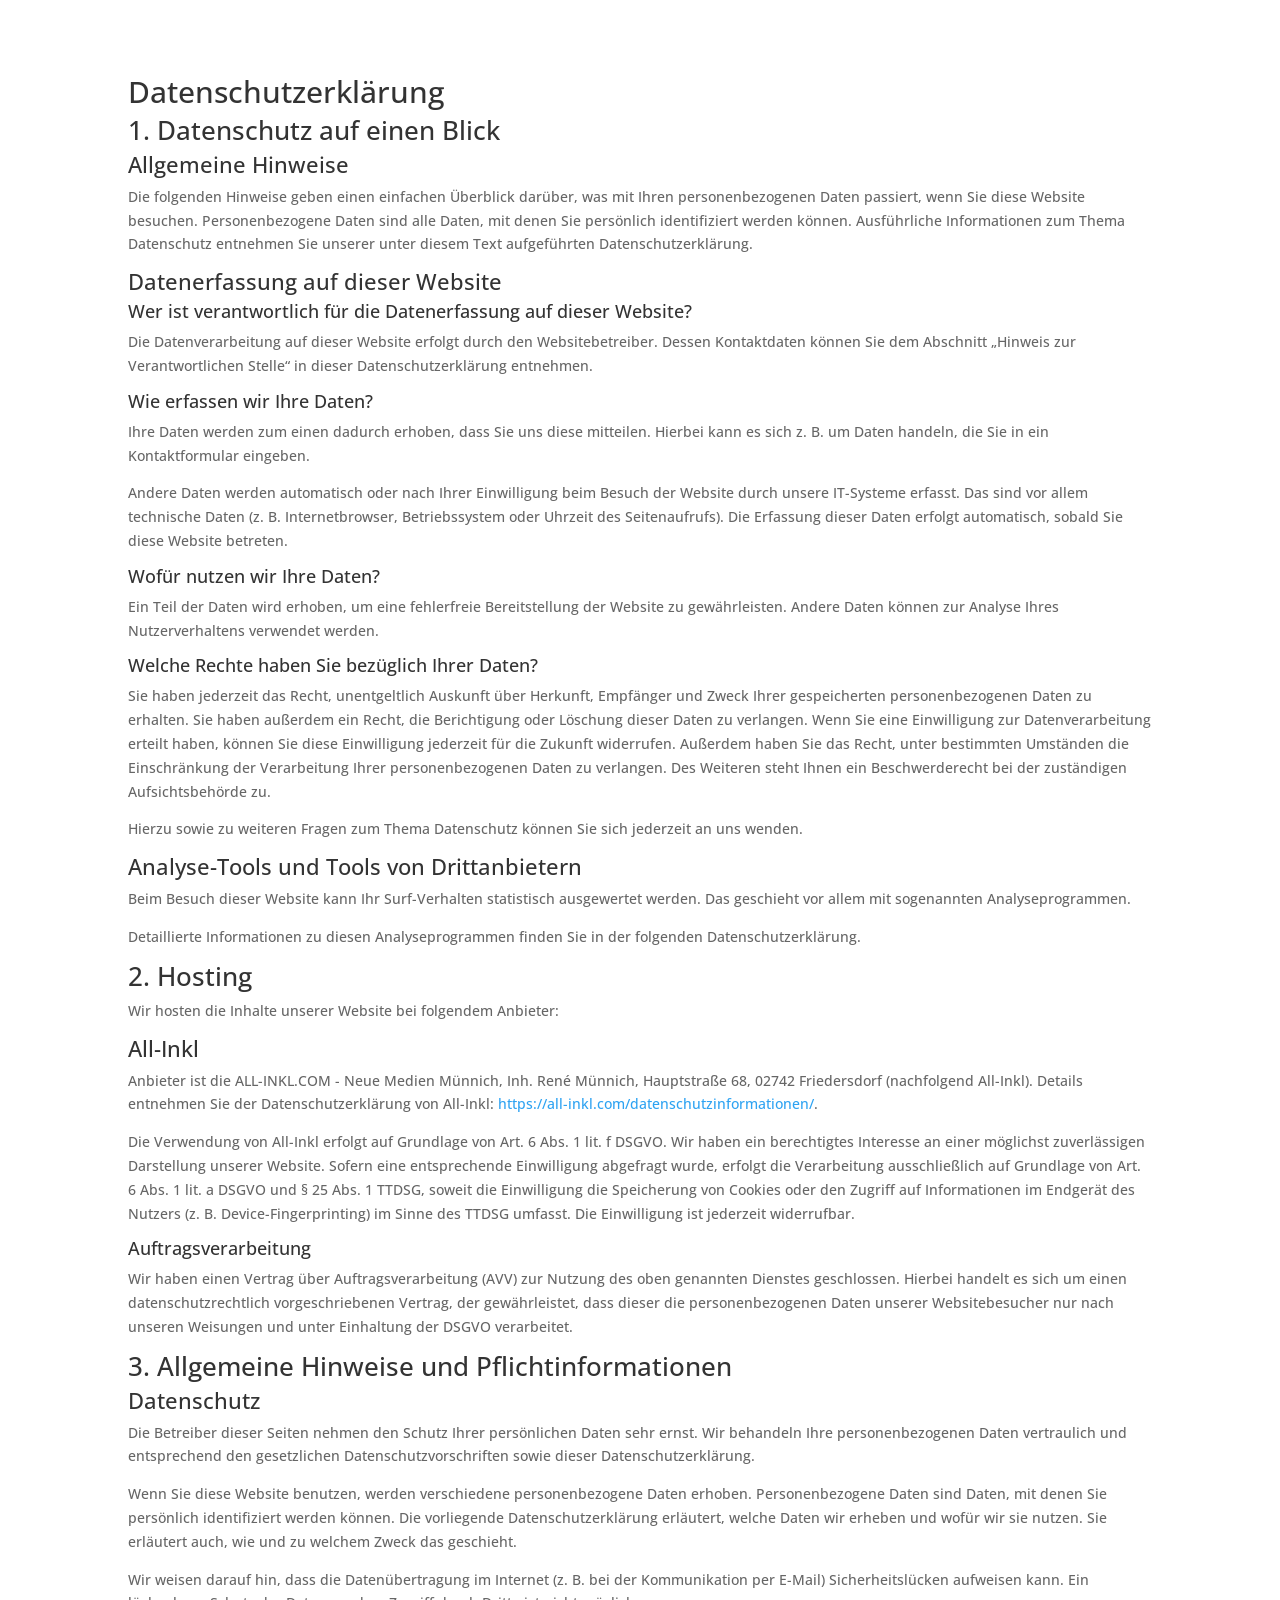
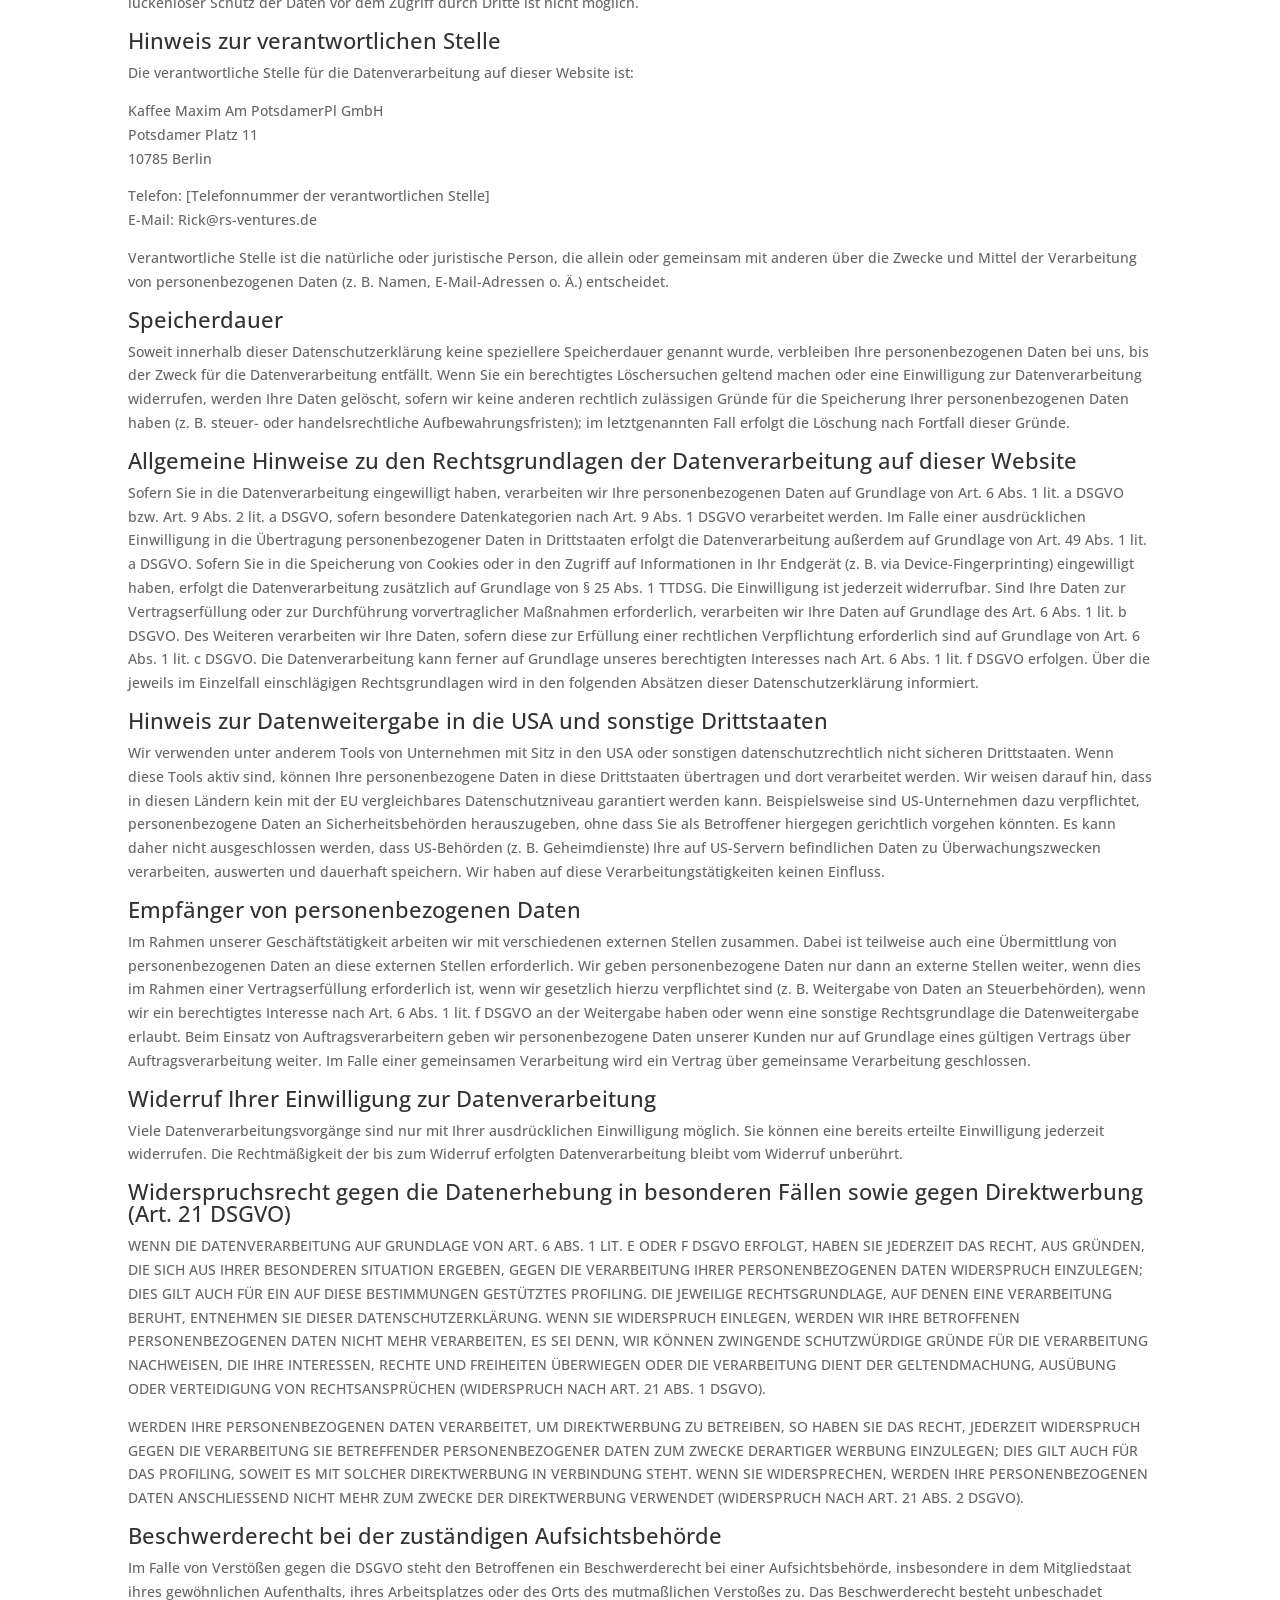
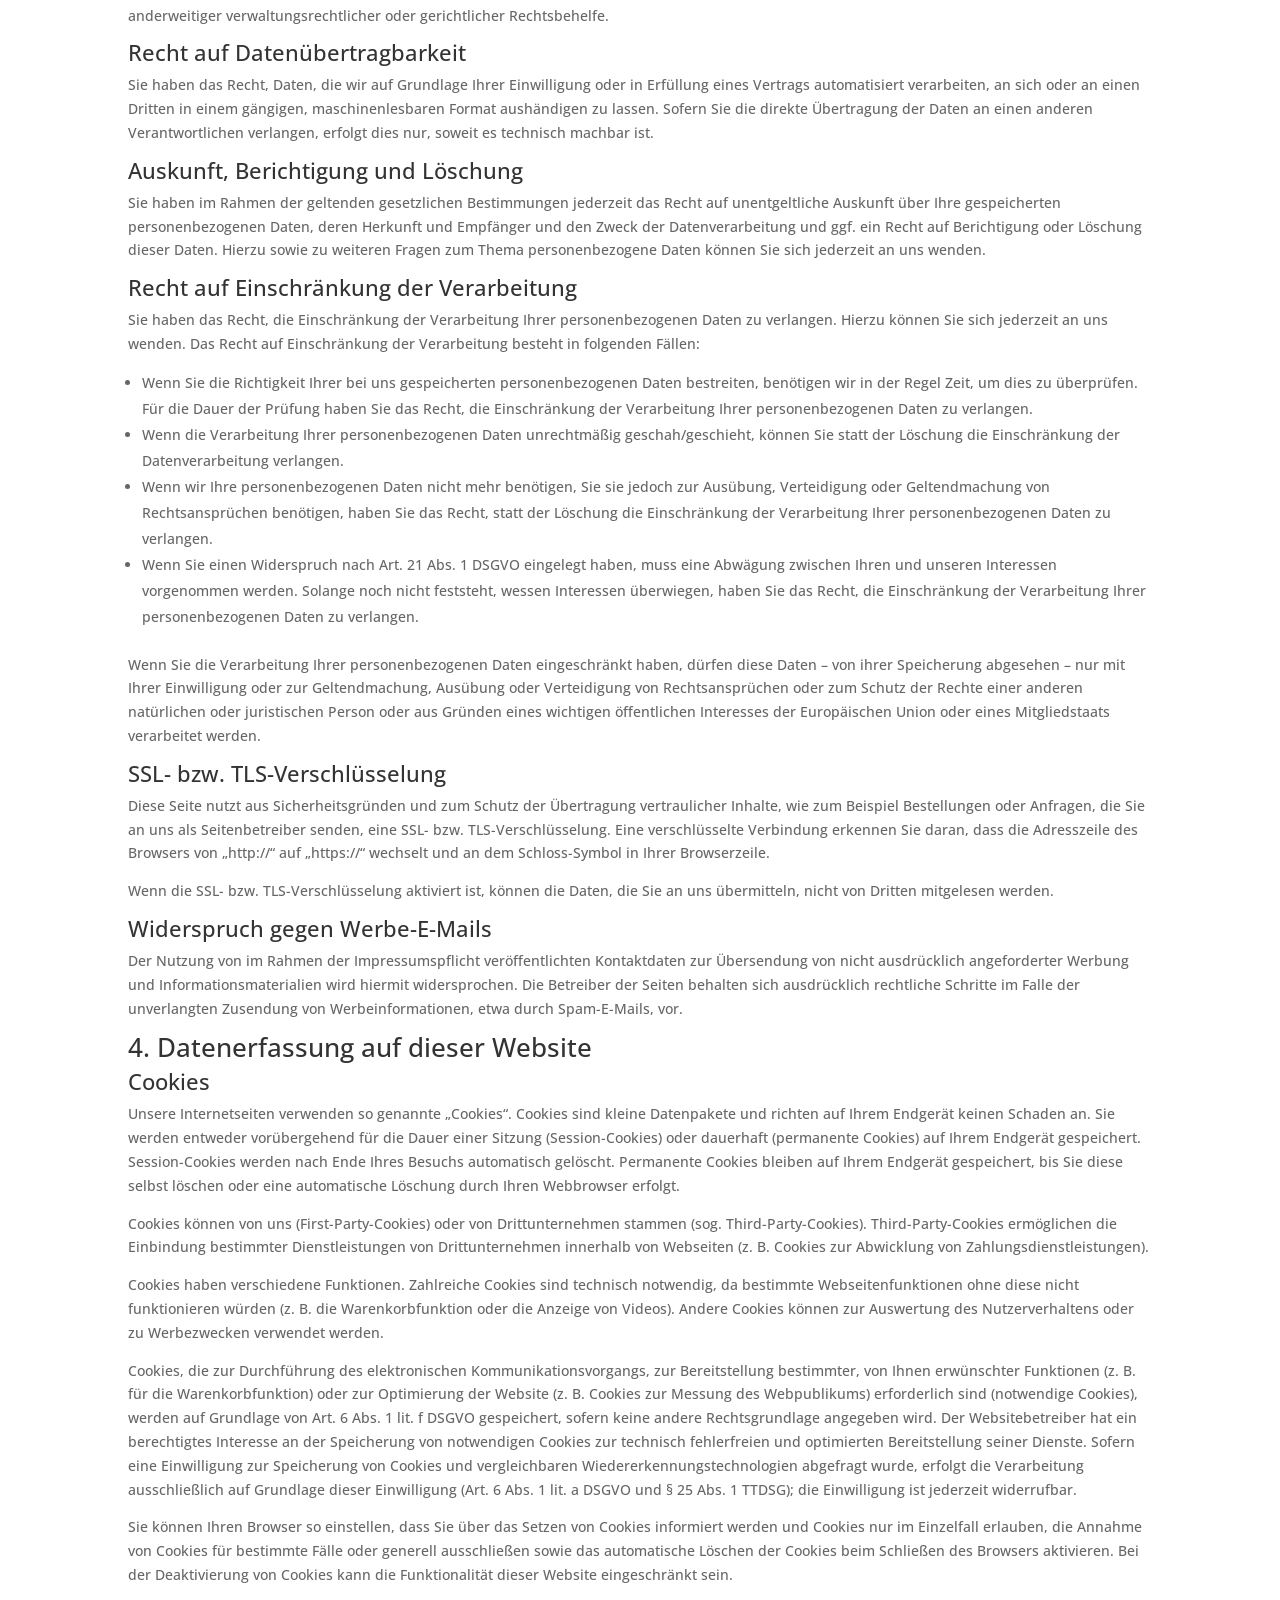
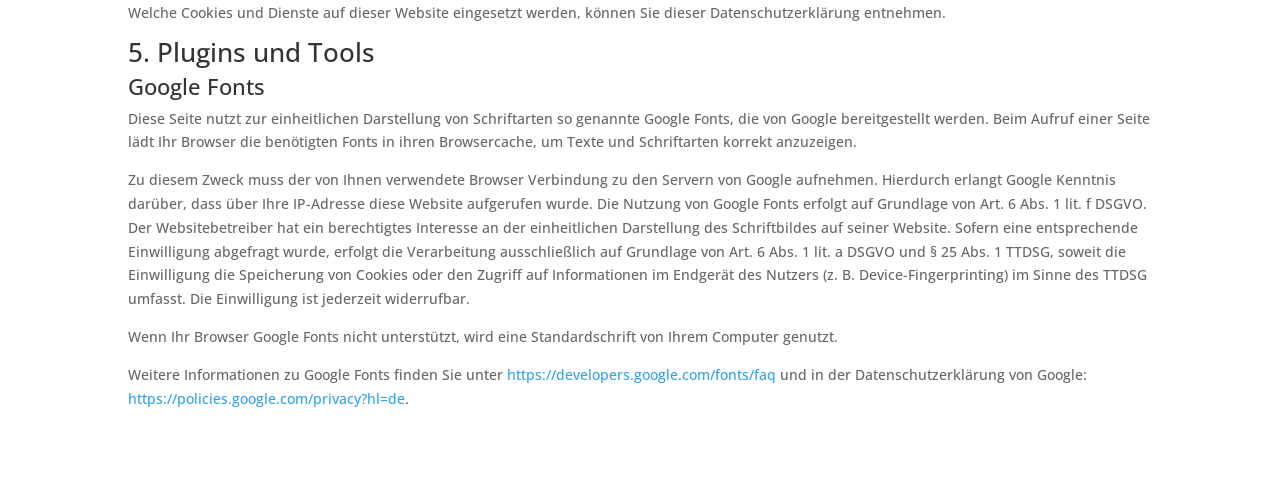
<file: datenschutz.html>
<!DOCTYPE html>
<html lang="de">
<head>
	<meta charset="UTF-8" />
<meta http-equiv="X-UA-Compatible" content="IE=edge">
	<script type="text/javascript">
		document.documentElement.className = 'js';
	</script>

	<meta name='robots' content='index, follow, max-image-preview:large, max-snippet:-1, max-video-preview:-1' />
<script type="text/javascript">
			let jqueryParams=[],jQuery=function(r){return jqueryParams=[...jqueryParams,r],jQuery},$=function(r){return jqueryParams=[...jqueryParams,r],$};window.jQuery=jQuery,window.$=jQuery;let customHeadScripts=!1;jQuery.fn=jQuery.prototype={},$.fn=jQuery.prototype={},jQuery.noConflict=function(r){if(window.jQuery)return jQuery=window.jQuery,$=window.jQuery,customHeadScripts=!0,jQuery.noConflict},jQuery.ready=function(r){jqueryParams=[...jqueryParams,r]},$.ready=function(r){jqueryParams=[...jqueryParams,r]},jQuery.load=function(r){jqueryParams=[...jqueryParams,r]},$.load=function(r){jqueryParams=[...jqueryParams,r]},jQuery.fn.ready=function(r){jqueryParams=[...jqueryParams,r]},$.fn.ready=function(r){jqueryParams=[...jqueryParams,r]};</script>
	<!-- This site is optimized with the Yoast SEO plugin v28.9 - https://yoast.com/product/yoast-seo-wordpress/ -->
	<title>Datenschutz - Maxim Café &amp; Bar</title>
	<meta name="description" content="Hier finden Sie die Datenschutzerklärung der Kaffee Maxim Am Potsdamer Pl GmbH. Sollten Sie Fragen haben, senden Sie uns eine E-Mail." />
	<link rel="canonical" href="datenschutz.html" />
	<meta property="og:locale" content="de_DE" />
	<meta property="og:type" content="article" />
	<meta property="og:title" content="Datenschutz - Maxim Café &amp; Bar" />
	<meta property="og:description" content="Hier finden Sie die Datenschutzerklärung der Kaffee Maxim Am Potsdamer Pl GmbH. Sollten Sie Fragen haben, senden Sie uns eine E-Mail." />
	<meta property="og:url" content="https://maxim-cafe.com/datenschutz/" />
	<meta property="og:site_name" content="Maxim Café &amp; Bar" />
	<meta property="article:modified_time" content="2023-07-10T19:53:38+00:00" />
	<meta name="twitter:card" content="summary_large_image" />
	<script type="application/ld+json" class="yoast-schema-graph">{"@context":"https:\/\/schema.org","@graph":[{"@type":"WebPage","@id":"https:\/\/maxim-cafe.com\/datenschutz\/","url":"https:\/\/maxim-cafe.com\/datenschutz\/","name":"Datenschutz - Maxim Café &amp; Bar","isPartOf":{"@id":"https:\/\/maxim-cafe.com\/#website"},"datePublished":"2023-07-10T19:46:58+00:00","dateModified":"2023-07-10T19:53:38+00:00","description":"Hier finden Sie die Datenschutzerklärung der Kaffee Maxim Am Potsdamer Pl GmbH. Sollten Sie Fragen haben, senden Sie uns eine E-Mail.","breadcrumb":{"@id":"https:\/\/maxim-cafe.com\/datenschutz\/#breadcrumb"},"inLanguage":"de","potentialAction":[{"@type":"ReadAction","target":["https:\/\/maxim-cafe.com\/datenschutz\/"]}]},{"@type":"BreadcrumbList","@id":"https:\/\/maxim-cafe.com\/datenschutz\/#breadcrumb","itemListElement":[{"@type":"ListItem","position":1,"name":"Startseite","item":"https:\/\/maxim-cafe.com\/"},{"@type":"ListItem","position":2,"name":"Datenschutz"}]},{"@type":"WebSite","@id":"https:\/\/maxim-cafe.com\/#website","url":"https:\/\/maxim-cafe.com\/","name":"Maxim Café &amp; Bar","description":"Bester Café in bester Gesellschaft","potentialAction":[{"@type":"SearchAction","target":{"@type":"EntryPoint","urlTemplate":"https:\/\/maxim-cafe.com\/?s={search_term_string}"},"query-input":{"@type":"PropertyValueSpecification","valueRequired":true,"valueName":"search_term_string"}}],"inLanguage":"de"}]}</script>
	<!-- / Yoast SEO plugin. -->


<link rel='dns-prefetch' href='https://fonts.googleapis.com/' />
<link rel='dns-prefetch' href='https://www.googletagmanager.com/' />
<meta content="Divi v.4.27.9" name="generator"/>
<style id="global-styles-inline-css">
:root{--wp--preset--aspect-ratio--square: 1;--wp--preset--aspect-ratio--4-3: 4/3;--wp--preset--aspect-ratio--3-4: 3/4;--wp--preset--aspect-ratio--3-2: 3/2;--wp--preset--aspect-ratio--2-3: 2/3;--wp--preset--aspect-ratio--16-9: 16/9;--wp--preset--aspect-ratio--9-16: 9/16;--wp--preset--color--black: #000000;--wp--preset--color--cyan-bluish-gray: #abb8c3;--wp--preset--color--white: #ffffff;--wp--preset--color--pale-pink: #f78da7;--wp--preset--color--vivid-red: #cf2e2e;--wp--preset--color--luminous-vivid-orange: #ff6900;--wp--preset--color--luminous-vivid-amber: #fcb900;--wp--preset--color--light-green-cyan: #7bdcb5;--wp--preset--color--vivid-green-cyan: #00d084;--wp--preset--color--pale-cyan-blue: #8ed1fc;--wp--preset--color--vivid-cyan-blue: #0693e3;--wp--preset--color--vivid-purple: #9b51e0;--wp--preset--gradient--vivid-cyan-blue-to-vivid-purple: linear-gradient(135deg,rgb(6,147,227) 0%,rgb(155,81,224) 100%);--wp--preset--gradient--light-green-cyan-to-vivid-green-cyan: linear-gradient(135deg,rgb(122,220,180) 0%,rgb(0,208,130) 100%);--wp--preset--gradient--luminous-vivid-amber-to-luminous-vivid-orange: linear-gradient(135deg,rgb(252,185,0) 0%,rgb(255,105,0) 100%);--wp--preset--gradient--luminous-vivid-orange-to-vivid-red: linear-gradient(135deg,rgb(255,105,0) 0%,rgb(207,46,46) 100%);--wp--preset--gradient--very-light-gray-to-cyan-bluish-gray: linear-gradient(135deg,rgb(238,238,238) 0%,rgb(169,184,195) 100%);--wp--preset--gradient--cool-to-warm-spectrum: linear-gradient(135deg,rgb(74,234,220) 0%,rgb(151,120,209) 20%,rgb(207,42,186) 40%,rgb(238,44,130) 60%,rgb(251,105,98) 80%,rgb(254,248,76) 100%);--wp--preset--gradient--blush-light-purple: linear-gradient(135deg,rgb(255,206,236) 0%,rgb(152,150,240) 100%);--wp--preset--gradient--blush-bordeaux: linear-gradient(135deg,rgb(254,205,165) 0%,rgb(254,45,45) 50%,rgb(107,0,62) 100%);--wp--preset--gradient--luminous-dusk: linear-gradient(135deg,rgb(255,203,112) 0%,rgb(199,81,192) 50%,rgb(65,88,208) 100%);--wp--preset--gradient--pale-ocean: linear-gradient(135deg,rgb(255,245,203) 0%,rgb(182,227,212) 50%,rgb(51,167,181) 100%);--wp--preset--gradient--electric-grass: linear-gradient(135deg,rgb(202,248,128) 0%,rgb(113,206,126) 100%);--wp--preset--gradient--midnight: linear-gradient(135deg,rgb(2,3,129) 0%,rgb(40,116,252) 100%);--wp--preset--font-size--small: 13px;--wp--preset--font-size--medium: 20px;--wp--preset--font-size--large: 36px;--wp--preset--font-size--x-large: 42px;--wp--preset--spacing--20: 0.44rem;--wp--preset--spacing--30: 0.67rem;--wp--preset--spacing--40: 1rem;--wp--preset--spacing--50: 1.5rem;--wp--preset--spacing--60: 2.25rem;--wp--preset--spacing--70: 3.38rem;--wp--preset--spacing--80: 5.06rem;--wp--preset--shadow--natural: 6px 6px 9px rgba(0, 0, 0, 0.2);--wp--preset--shadow--deep: 12px 12px 50px rgba(0, 0, 0, 0.4);--wp--preset--shadow--sharp: 6px 6px 0px rgba(0, 0, 0, 0.2);--wp--preset--shadow--outlined: 6px 6px 0px -3px rgb(255, 255, 255), 6px 6px rgb(0, 0, 0);--wp--preset--shadow--crisp: 6px 6px 0px rgb(0, 0, 0);}.wp-block-button{--wp--preset--dimension--25: 25%;--wp--preset--dimension--50: 50%;--wp--preset--dimension--75: 75%;--wp--preset--dimension--100: 100%;}:root { --wp--style--global--content-size: 823px;--wp--style--global--wide-size: 1080px; }:where(body) { margin: 0; }.wp-site-blocks > .alignleft { float: left; margin-right: 2em; }.wp-site-blocks > .alignright { float: right; margin-left: 2em; }.wp-site-blocks > .aligncenter { justify-content: center; margin-left: auto; margin-right: auto; }:where(.is-layout-flex){gap: 0.5em;}:where(.is-layout-grid){gap: 0.5em;}.is-layout-flow > .alignleft{float: left;margin-inline-start: 0;margin-inline-end: 2em;}.is-layout-flow > .alignright{float: right;margin-inline-start: 2em;margin-inline-end: 0;}.is-layout-flow > .aligncenter{margin-left: auto !important;margin-right: auto !important;}.is-layout-constrained > .alignleft{float: left;margin-inline-start: 0;margin-inline-end: 2em;}.is-layout-constrained > .alignright{float: right;margin-inline-start: 2em;margin-inline-end: 0;}.is-layout-constrained > .aligncenter{margin-left: auto !important;margin-right: auto !important;}.is-layout-constrained > :where(:not(.alignleft):not(.alignright):not(.alignfull)){max-width: var(--wp--style--global--content-size);margin-left: auto !important;margin-right: auto !important;}.is-layout-constrained > .alignwide{max-width: var(--wp--style--global--wide-size);}body .is-layout-flex{display: flex;}.is-layout-flex{flex-wrap: wrap;align-items: center;}.is-layout-flex > :is(*, div){margin: 0;}body .is-layout-grid{display: grid;}.is-layout-grid > :is(*, div){margin: 0;}body{padding-top: 0px;padding-right: 0px;padding-bottom: 0px;padding-left: 0px;}:root :where(.wp-element-button, .wp-block-button__link){background-color: #32373c;border-width: 0;color: #fff;font-family: inherit;font-size: inherit;font-style: inherit;font-weight: inherit;letter-spacing: inherit;line-height: inherit;padding-top: calc(0.667em + 2px);padding-right: calc(1.333em + 2px);padding-bottom: calc(0.667em + 2px);padding-left: calc(1.333em + 2px);text-decoration: none;text-transform: inherit;}.has-black-color{color: var(--wp--preset--color--black) !important;}.has-cyan-bluish-gray-color{color: var(--wp--preset--color--cyan-bluish-gray) !important;}.has-white-color{color: var(--wp--preset--color--white) !important;}.has-pale-pink-color{color: var(--wp--preset--color--pale-pink) !important;}.has-vivid-red-color{color: var(--wp--preset--color--vivid-red) !important;}.has-luminous-vivid-orange-color{color: var(--wp--preset--color--luminous-vivid-orange) !important;}.has-luminous-vivid-amber-color{color: var(--wp--preset--color--luminous-vivid-amber) !important;}.has-light-green-cyan-color{color: var(--wp--preset--color--light-green-cyan) !important;}.has-vivid-green-cyan-color{color: var(--wp--preset--color--vivid-green-cyan) !important;}.has-pale-cyan-blue-color{color: var(--wp--preset--color--pale-cyan-blue) !important;}.has-vivid-cyan-blue-color{color: var(--wp--preset--color--vivid-cyan-blue) !important;}.has-vivid-purple-color{color: var(--wp--preset--color--vivid-purple) !important;}.has-black-background-color{background-color: var(--wp--preset--color--black) !important;}.has-cyan-bluish-gray-background-color{background-color: var(--wp--preset--color--cyan-bluish-gray) !important;}.has-white-background-color{background-color: var(--wp--preset--color--white) !important;}.has-pale-pink-background-color{background-color: var(--wp--preset--color--pale-pink) !important;}.has-vivid-red-background-color{background-color: var(--wp--preset--color--vivid-red) !important;}.has-luminous-vivid-orange-background-color{background-color: var(--wp--preset--color--luminous-vivid-orange) !important;}.has-luminous-vivid-amber-background-color{background-color: var(--wp--preset--color--luminous-vivid-amber) !important;}.has-light-green-cyan-background-color{background-color: var(--wp--preset--color--light-green-cyan) !important;}.has-vivid-green-cyan-background-color{background-color: var(--wp--preset--color--vivid-green-cyan) !important;}.has-pale-cyan-blue-background-color{background-color: var(--wp--preset--color--pale-cyan-blue) !important;}.has-vivid-cyan-blue-background-color{background-color: var(--wp--preset--color--vivid-cyan-blue) !important;}.has-vivid-purple-background-color{background-color: var(--wp--preset--color--vivid-purple) !important;}.has-black-border-color{border-color: var(--wp--preset--color--black) !important;}.has-cyan-bluish-gray-border-color{border-color: var(--wp--preset--color--cyan-bluish-gray) !important;}.has-white-border-color{border-color: var(--wp--preset--color--white) !important;}.has-pale-pink-border-color{border-color: var(--wp--preset--color--pale-pink) !important;}.has-vivid-red-border-color{border-color: var(--wp--preset--color--vivid-red) !important;}.has-luminous-vivid-orange-border-color{border-color: var(--wp--preset--color--luminous-vivid-orange) !important;}.has-luminous-vivid-amber-border-color{border-color: var(--wp--preset--color--luminous-vivid-amber) !important;}.has-light-green-cyan-border-color{border-color: var(--wp--preset--color--light-green-cyan) !important;}.has-vivid-green-cyan-border-color{border-color: var(--wp--preset--color--vivid-green-cyan) !important;}.has-pale-cyan-blue-border-color{border-color: var(--wp--preset--color--pale-cyan-blue) !important;}.has-vivid-cyan-blue-border-color{border-color: var(--wp--preset--color--vivid-cyan-blue) !important;}.has-vivid-purple-border-color{border-color: var(--wp--preset--color--vivid-purple) !important;}.has-vivid-cyan-blue-to-vivid-purple-gradient-background{background: var(--wp--preset--gradient--vivid-cyan-blue-to-vivid-purple) !important;}.has-light-green-cyan-to-vivid-green-cyan-gradient-background{background: var(--wp--preset--gradient--light-green-cyan-to-vivid-green-cyan) !important;}.has-luminous-vivid-amber-to-luminous-vivid-orange-gradient-background{background: var(--wp--preset--gradient--luminous-vivid-amber-to-luminous-vivid-orange) !important;}.has-luminous-vivid-orange-to-vivid-red-gradient-background{background: var(--wp--preset--gradient--luminous-vivid-orange-to-vivid-red) !important;}.has-very-light-gray-to-cyan-bluish-gray-gradient-background{background: var(--wp--preset--gradient--very-light-gray-to-cyan-bluish-gray) !important;}.has-cool-to-warm-spectrum-gradient-background{background: var(--wp--preset--gradient--cool-to-warm-spectrum) !important;}.has-blush-light-purple-gradient-background{background: var(--wp--preset--gradient--blush-light-purple) !important;}.has-blush-bordeaux-gradient-background{background: var(--wp--preset--gradient--blush-bordeaux) !important;}.has-luminous-dusk-gradient-background{background: var(--wp--preset--gradient--luminous-dusk) !important;}.has-pale-ocean-gradient-background{background: var(--wp--preset--gradient--pale-ocean) !important;}.has-electric-grass-gradient-background{background: var(--wp--preset--gradient--electric-grass) !important;}.has-midnight-gradient-background{background: var(--wp--preset--gradient--midnight) !important;}.has-small-font-size{font-size: var(--wp--preset--font-size--small) !important;}.has-medium-font-size{font-size: var(--wp--preset--font-size--medium) !important;}.has-large-font-size{font-size: var(--wp--preset--font-size--large) !important;}.has-x-large-font-size{font-size: var(--wp--preset--font-size--x-large) !important;}
/*# sourceURL=global-styles-inline-css */
</style>

<link rel='stylesheet' id='et-divi-open-sans-css' href='https://fonts.googleapis.com/css?family=Open+Sans:300italic,400italic,600italic,700italic,800italic,400,300,600,700,800&#038;subset=latin,latin-ext&#038;display=swap' media='all' />
<style id="divi-style-inline-inline-css">
/*!
Theme Name: Divi
Theme URI: http://www.elegantthemes.com/gallery/divi/
Version: 4.27.9
Description: Smart. Flexible. Beautiful. Divi is the most powerful theme in our collection.
Author: Elegant Themes
Author URI: http://www.elegantthemes.com
License: GNU General Public License v2
License URI: http://www.gnu.org/licenses/gpl-2.0.html
*/
a,abbr,acronym,address,applet,b,big,blockquote,body,center,cite,code,dd,del,dfn,div,dl,dt,em,fieldset,font,form,h1,h2,h3,h4,h5,h6,html,i,iframe,img,ins,kbd,label,legend,li,object,ol,p,pre,q,s,samp,small,span,strike,strong,sub,sup,tt,u,ul,var{margin:0;padding:0;border:0;outline:0;font-size:100%;-ms-text-size-adjust:100%;-webkit-text-size-adjust:100%;vertical-align:baseline;background:transparent}body{line-height:1}ol,ul{list-style:none}blockquote,q{quotes:none}blockquote:after,blockquote:before,q:after,q:before{content:"";content:none}blockquote{margin:20px 0 30px;border-left:5px solid;padding-left:20px}:focus{outline:0}del{text-decoration:line-through}pre{overflow:auto;padding:10px}figure{margin:0}table{border-collapse:collapse;border-spacing:0}article,aside,footer,header,hgroup,nav,section{display:block}body{font-family:Open Sans,Arial,sans-serif;font-size:14px;color:#666;background-color:#fff;line-height:1.7em;font-weight:500;-webkit-font-smoothing:antialiased;-moz-osx-font-smoothing:grayscale}body.page-template-page-template-blank-php #page-container{padding-top:0!important}body.et_cover_background{background-size:cover!important;background-position:top!important;background-repeat:no-repeat!important;background-attachment:fixed}a{color:#2ea3f2}a,a:hover{text-decoration:none}p{padding-bottom:1em}p:not(.has-background):last-of-type{padding-bottom:0}p.et_normal_padding{padding-bottom:1em}strong{font-weight:700}cite,em,i{font-style:italic}code,pre{font-family:Courier New,monospace;margin-bottom:10px}ins{text-decoration:none}sub,sup{height:0;line-height:1;position:relative;vertical-align:baseline}sup{bottom:.8em}sub{top:.3em}dl{margin:0 0 1.5em}dl dt{font-weight:700}dd{margin-left:1.5em}blockquote p{padding-bottom:0}embed,iframe,object,video{max-width:100%}h1,h2,h3,h4,h5,h6{color:#333;padding-bottom:10px;line-height:1em;font-weight:500}h1 a,h2 a,h3 a,h4 a,h5 a,h6 a{color:inherit}h1{font-size:30px}h2{font-size:26px}h3{font-size:22px}h4{font-size:18px}h5{font-size:16px}h6{font-size:14px}input{-webkit-appearance:none}input[type=checkbox]{-webkit-appearance:checkbox}input[type=radio]{-webkit-appearance:radio}input.text,input.title,input[type=email],input[type=password],input[type=tel],input[type=text],select,textarea{background-color:#fff;border:1px solid #bbb;padding:2px;color:#4e4e4e}input.text:focus,input.title:focus,input[type=text]:focus,select:focus,textarea:focus{border-color:#2d3940;color:#3e3e3e}input.text,input.title,input[type=text],select,textarea{margin:0}textarea{padding:4px}button,input,select,textarea{font-family:inherit}img{max-width:100%;height:auto}.clear{clear:both}br.clear{margin:0;padding:0}.pagination{clear:both}#et_search_icon:hover,.et-social-icon a:hover,.et_password_protected_form .et_submit_button,.form-submit .et_pb_buttontton.alt.disabled,.nav-single a,.posted_in a{color:#2ea3f2}.et-search-form,blockquote{border-color:#2ea3f2}#main-content{background-color:#fff}.container{width:80%;max-width:1080px;margin:auto;position:relative}body:not(.et-tb) #main-content .container,body:not(.et-tb-has-header) #main-content .container{padding-top:58px}.et_full_width_page #main-content .container:before{display:none}.main_title{margin-bottom:20px}.et_password_protected_form .et_submit_button:hover,.form-submit .et_pb_button:hover{background:rgba(0,0,0,.05)}.et_button_icon_visible .et_pb_button{padding-right:2em;padding-left:.7em}.et_button_icon_visible .et_pb_button:after{opacity:1;margin-left:0}.et_button_left .et_pb_button:hover:after{left:.15em}.et_button_left .et_pb_button:after{margin-left:0;left:1em}.et_button_icon_visible.et_button_left .et_pb_button,.et_button_left .et_pb_button:hover,.et_button_left .et_pb_module .et_pb_button:hover{padding-left:2em;padding-right:.7em}.et_button_icon_visible.et_button_left .et_pb_button:after,.et_button_left .et_pb_button:hover:after{left:.15em}.et_password_protected_form .et_submit_button:hover,.form-submit .et_pb_button:hover{padding:.3em 1em}.et_button_no_icon .et_pb_button:after{display:none}.et_button_no_icon.et_button_icon_visible.et_button_left .et_pb_button,.et_button_no_icon.et_button_left .et_pb_button:hover,.et_button_no_icon .et_pb_button,.et_button_no_icon .et_pb_button:hover{padding:.3em 1em!important}.et_button_custom_icon .et_pb_button:after{line-height:1.7em}.et_button_custom_icon.et_button_icon_visible .et_pb_button:after,.et_button_custom_icon .et_pb_button:hover:after{margin-left:.3em}#left-area .post_format-post-format-gallery .wp-block-gallery:first-of-type{padding:0;margin-bottom:-16px}.entry-content table:not(.variations){border:1px solid #eee;margin:0 0 15px;text-align:left;width:100%}.entry-content thead th,.entry-content tr th{color:#555;font-weight:700;padding:9px 24px}.entry-content tr td{border-top:1px solid #eee;padding:6px 24px}#left-area ul,.entry-content ul,.et-l--body ul,.et-l--footer ul,.et-l--header ul{list-style-type:disc;padding:0 0 23px 1em;line-height:26px}#left-area ol,.entry-content ol,.et-l--body ol,.et-l--footer ol,.et-l--header ol{list-style-type:decimal;list-style-position:inside;padding:0 0 23px;line-height:26px}#left-area ul li ul,.entry-content ul li ol{padding:2px 0 2px 20px}#left-area ol li ul,.entry-content ol li ol,.et-l--body ol li ol,.et-l--footer ol li ol,.et-l--header ol li ol{padding:2px 0 2px 35px}#left-area ul.wp-block-gallery{display:-webkit-box;display:-ms-flexbox;display:flex;-ms-flex-wrap:wrap;flex-wrap:wrap;list-style-type:none;padding:0}#left-area ul.products{padding:0!important;line-height:1.7!important;list-style:none!important}.gallery-item a{display:block}.gallery-caption,.gallery-item a{width:90%}#wpadminbar{z-index:100001}#left-area .post-meta{font-size:14px;padding-bottom:15px}#left-area .post-meta a{text-decoration:none;color:#666}#left-area .et_featured_image{padding-bottom:7px}.single .post{padding-bottom:25px}body.single .et_audio_content{margin-bottom:-6px}.nav-single a{text-decoration:none;color:#2ea3f2;font-size:14px;font-weight:400}.nav-previous{float:left}.nav-next{float:right}.et_password_protected_form p input{background-color:#eee;border:none!important;width:100%!important;border-radius:0!important;font-size:14px;color:#999!important;padding:16px!important;-webkit-box-sizing:border-box;box-sizing:border-box}.et_password_protected_form label{display:none}.et_password_protected_form .et_submit_button{font-family:inherit;display:block;float:right;margin:8px auto 0;cursor:pointer}.post-password-required p.nocomments.container{max-width:100%}.post-password-required p.nocomments.container:before{display:none}.aligncenter,div.post .new-post .aligncenter{display:block;margin-left:auto;margin-right:auto}.wp-caption{border:1px solid #ddd;text-align:center;background-color:#f3f3f3;margin-bottom:10px;max-width:96%;padding:8px}.wp-caption.alignleft{margin:0 30px 20px 0}.wp-caption.alignright{margin:0 0 20px 30px}.wp-caption img{margin:0;padding:0;border:0}.wp-caption p.wp-caption-text{font-size:12px;padding:0 4px 5px;margin:0}.alignright{float:right}.alignleft{float:left}img.alignleft{display:inline;float:left;margin-right:15px}img.alignright{display:inline;float:right;margin-left:15px}.page.et_pb_pagebuilder_layout #main-content{background-color:transparent}body #main-content .et_builder_inner_content>h1,body #main-content .et_builder_inner_content>h2,body #main-content .et_builder_inner_content>h3,body #main-content .et_builder_inner_content>h4,body #main-content .et_builder_inner_content>h5,body #main-content .et_builder_inner_content>h6{line-height:1.4em}body #main-content .et_builder_inner_content>p{line-height:1.7em}.wp-block-pullquote{margin:20px 0 30px}.wp-block-pullquote.has-background blockquote{border-left:none}.wp-block-group.has-background{padding:1.5em 1.5em .5em}@media (min-width:981px){#left-area{width:79.125%;padding-bottom:23px}#main-content .container:before{content:"";position:absolute;top:0;height:100%;width:1px;background-color:#e2e2e2}.et_full_width_page #left-area,.et_no_sidebar #left-area{float:none;width:100%!important}.et_full_width_page #left-area{padding-bottom:0}.et_no_sidebar #main-content .container:before{display:none}}@media (max-width:980px){#page-container{padding-top:80px}.et-tb #page-container,.et-tb-has-header #page-container{padding-top:0!important}#left-area,#sidebar{width:100%!important}#main-content .container:before{display:none!important}.et_full_width_page .et_gallery_item:nth-child(4n+1){clear:none}}@media print{#page-container{padding-top:0!important}}#wp-admin-bar-et-use-visual-builder a:before{font-family:ETmodules!important;content:"\e625";font-size:30px!important;width:28px;margin-top:-3px;color:#974df3!important}#wp-admin-bar-et-use-visual-builder:hover a:before{color:#fff!important}#wp-admin-bar-et-use-visual-builder:hover a,#wp-admin-bar-et-use-visual-builder a:hover{transition:background-color .5s ease;-webkit-transition:background-color .5s ease;-moz-transition:background-color .5s ease;background-color:#7e3bd0!important;color:#fff!important}* html .clearfix,:first-child+html .clearfix{zoom:1}.iphone .et_pb_section_video_bg video::-webkit-media-controls-start-playback-button{display:none!important;-webkit-appearance:none}.et_mobile_device .et_pb_section_parallax .et_pb_parallax_css{background-attachment:scroll}.et-social-facebook a.icon:before{content:"\e093"}.et-social-twitter a.icon:before{content:"\e094"}.et-social-google-plus a.icon:before{content:"\e096"}.et-social-instagram a.icon:before{content:"\e09a"}.et-social-rss a.icon:before{content:"\e09e"}.ai1ec-single-event:after{content:" ";display:table;clear:both}.evcal_event_details .evcal_evdata_cell .eventon_details_shading_bot.eventon_details_shading_bot{z-index:3}.wp-block-divi-layout{margin-bottom:1em}*{-webkit-box-sizing:border-box;box-sizing:border-box}#et-info-email:before,#et-info-phone:before,#et_search_icon:before,.comment-reply-link:after,.et-cart-info span:before,.et-pb-arrow-next:before,.et-pb-arrow-prev:before,.et-social-icon a:before,.et_audio_container .mejs-playpause-button button:before,.et_audio_container .mejs-volume-button button:before,.et_overlay:before,.et_password_protected_form .et_submit_button:after,.et_pb_button:after,.et_pb_contact_reset:after,.et_pb_contact_submit:after,.et_pb_font_icon:before,.et_pb_newsletter_button:after,.et_pb_pricing_table_button:after,.et_pb_promo_button:after,.et_pb_testimonial:before,.et_pb_toggle_title:before,.form-submit .et_pb_button:after,.mobile_menu_bar:before,a.et_pb_more_button:after{font-family:ETmodules!important;speak:none;font-style:normal;font-weight:400;-webkit-font-feature-settings:normal;font-feature-settings:normal;font-variant:normal;text-transform:none;line-height:1;-webkit-font-smoothing:antialiased;-moz-osx-font-smoothing:grayscale;text-shadow:0 0;direction:ltr}.et-pb-icon,.et_pb_custom_button_icon.et_pb_button:after,.et_pb_login .et_pb_custom_button_icon.et_pb_button:after,.et_pb_woo_custom_button_icon .button.et_pb_custom_button_icon.et_pb_button:after,.et_pb_woo_custom_button_icon .button.et_pb_custom_button_icon.et_pb_button:hover:after{content:attr(data-icon)}.et-pb-icon{font-family:ETmodules;speak:none;font-weight:400;-webkit-font-feature-settings:normal;font-feature-settings:normal;font-variant:normal;text-transform:none;line-height:1;-webkit-font-smoothing:antialiased;font-size:96px;font-style:normal;display:inline-block;-webkit-box-sizing:border-box;box-sizing:border-box;direction:ltr}#et-ajax-saving{display:none;-webkit-transition:background .3s,-webkit-box-shadow .3s;transition:background .3s,-webkit-box-shadow .3s;transition:background .3s,box-shadow .3s;transition:background .3s,box-shadow .3s,-webkit-box-shadow .3s;-webkit-box-shadow:rgba(0,139,219,.247059) 0 0 60px;box-shadow:0 0 60px rgba(0,139,219,.247059);position:fixed;top:50%;left:50%;width:50px;height:50px;background:#fff;border-radius:50px;margin:-25px 0 0 -25px;z-index:999999;text-align:center}#et-ajax-saving img{margin:9px}.et-safe-mode-indicator,.et-safe-mode-indicator:focus,.et-safe-mode-indicator:hover{-webkit-box-shadow:0 5px 10px rgba(41,196,169,.15);box-shadow:0 5px 10px rgba(41,196,169,.15);background:#29c4a9;color:#fff;font-size:14px;font-weight:600;padding:12px;line-height:16px;border-radius:3px;position:fixed;bottom:30px;right:30px;z-index:999999;text-decoration:none;font-family:Open Sans,sans-serif;-webkit-font-smoothing:antialiased;-moz-osx-font-smoothing:grayscale}.et_pb_button{font-size:20px;font-weight:500;padding:.3em 1em;line-height:1.7em!important;background-color:transparent;background-size:cover;background-position:50%;background-repeat:no-repeat;border:2px solid;border-radius:3px;-webkit-transition-duration:.2s;transition-duration:.2s;-webkit-transition-property:all!important;transition-property:all!important}.et_pb_button,.et_pb_button_inner{position:relative}.et_pb_button:hover,.et_pb_module .et_pb_button:hover{border:2px solid transparent;padding:.3em 2em .3em .7em}.et_pb_button:hover{background-color:hsla(0,0%,100%,.2)}.et_pb_bg_layout_light.et_pb_button:hover,.et_pb_bg_layout_light .et_pb_button:hover{background-color:rgba(0,0,0,.05)}.et_pb_button:after,.et_pb_button:before{font-size:32px;line-height:1em;content:"\35";opacity:0;position:absolute;margin-left:-1em;-webkit-transition:all .2s;transition:all .2s;text-transform:none;-webkit-font-feature-settings:"kern" off;font-feature-settings:"kern" off;font-variant:none;font-style:normal;font-weight:400;text-shadow:none}.et_pb_button.et_hover_enabled:hover:after,.et_pb_button.et_pb_hovered:hover:after{-webkit-transition:none!important;transition:none!important}.et_pb_button:before{display:none}.et_pb_button:hover:after{opacity:1;margin-left:0}.et_pb_column_1_3 h1,.et_pb_column_1_4 h1,.et_pb_column_1_5 h1,.et_pb_column_1_6 h1,.et_pb_column_2_5 h1{font-size:26px}.et_pb_column_1_3 h2,.et_pb_column_1_4 h2,.et_pb_column_1_5 h2,.et_pb_column_1_6 h2,.et_pb_column_2_5 h2{font-size:23px}.et_pb_column_1_3 h3,.et_pb_column_1_4 h3,.et_pb_column_1_5 h3,.et_pb_column_1_6 h3,.et_pb_column_2_5 h3{font-size:20px}.et_pb_column_1_3 h4,.et_pb_column_1_4 h4,.et_pb_column_1_5 h4,.et_pb_column_1_6 h4,.et_pb_column_2_5 h4{font-size:18px}.et_pb_column_1_3 h5,.et_pb_column_1_4 h5,.et_pb_column_1_5 h5,.et_pb_column_1_6 h5,.et_pb_column_2_5 h5{font-size:16px}.et_pb_column_1_3 h6,.et_pb_column_1_4 h6,.et_pb_column_1_5 h6,.et_pb_column_1_6 h6,.et_pb_column_2_5 h6{font-size:15px}.et_pb_bg_layout_dark,.et_pb_bg_layout_dark h1,.et_pb_bg_layout_dark h2,.et_pb_bg_layout_dark h3,.et_pb_bg_layout_dark h4,.et_pb_bg_layout_dark h5,.et_pb_bg_layout_dark h6{color:#fff!important}.et_pb_module.et_pb_text_align_left{text-align:left}.et_pb_module.et_pb_text_align_center{text-align:center}.et_pb_module.et_pb_text_align_right{text-align:right}.et_pb_module.et_pb_text_align_justified{text-align:justify}.clearfix:after{visibility:hidden;display:block;font-size:0;content:" ";clear:both;height:0}.et_pb_bg_layout_light .et_pb_more_button{color:#2ea3f2}.et_builder_inner_content{position:relative;z-index:1}header .et_builder_inner_content{z-index:2}.et_pb_css_mix_blend_mode_passthrough{mix-blend-mode:unset!important}.et_pb_image_container{margin:-20px -20px 29px}.et_pb_module_inner{position:relative}.et_hover_enabled_preview{z-index:2}.et_hover_enabled:hover{position:relative;z-index:2}.et_pb_all_tabs,.et_pb_module,.et_pb_posts_nav a,.et_pb_tab,.et_pb_with_background{position:relative;background-size:cover;background-position:50%;background-repeat:no-repeat}.et_pb_background_mask,.et_pb_background_pattern{bottom:0;left:0;position:absolute;right:0;top:0}.et_pb_background_mask{background-size:calc(100% + 2px) calc(100% + 2px);background-repeat:no-repeat;background-position:50%;overflow:hidden}.et_pb_background_pattern{background-position:0 0;background-repeat:repeat}.et_pb_with_border{position:relative;border:0 solid #333}.post-password-required .et_pb_row{padding:0;width:100%}.post-password-required .et_password_protected_form{min-height:0}body.et_pb_pagebuilder_layout.et_pb_show_title .post-password-required .et_password_protected_form h1,body:not(.et_pb_pagebuilder_layout) .post-password-required .et_password_protected_form h1{display:none}.et_pb_no_bg{padding:0!important}.et_overlay.et_pb_inline_icon:before,.et_pb_inline_icon:before{content:attr(data-icon)}.et_pb_more_button{color:inherit;text-shadow:none;text-decoration:none;display:inline-block;margin-top:20px}.et_parallax_bg_wrap{overflow:hidden;position:absolute;top:0;right:0;bottom:0;left:0}.et_parallax_bg{background-repeat:no-repeat;background-position:top;background-size:cover;position:absolute;bottom:0;left:0;width:100%;height:100%;display:block}.et_parallax_bg.et_parallax_bg__hover,.et_parallax_bg.et_parallax_bg_phone,.et_parallax_bg.et_parallax_bg_tablet,.et_parallax_gradient.et_parallax_gradient__hover,.et_parallax_gradient.et_parallax_gradient_phone,.et_parallax_gradient.et_parallax_gradient_tablet,.et_pb_section_parallax_hover:hover .et_parallax_bg:not(.et_parallax_bg__hover),.et_pb_section_parallax_hover:hover .et_parallax_gradient:not(.et_parallax_gradient__hover){display:none}.et_pb_section_parallax_hover:hover .et_parallax_bg.et_parallax_bg__hover,.et_pb_section_parallax_hover:hover .et_parallax_gradient.et_parallax_gradient__hover{display:block}.et_parallax_gradient{bottom:0;display:block;left:0;position:absolute;right:0;top:0}.et_pb_module.et_pb_section_parallax,.et_pb_posts_nav a.et_pb_section_parallax,.et_pb_tab.et_pb_section_parallax{position:relative}.et_pb_section_parallax .et_pb_parallax_css,.et_pb_slides .et_parallax_bg.et_pb_parallax_css{background-attachment:fixed}body.et-bfb .et_pb_section_parallax .et_pb_parallax_css,body.et-bfb .et_pb_slides .et_parallax_bg.et_pb_parallax_css{background-attachment:scroll;bottom:auto}.et_pb_section_parallax.et_pb_column .et_pb_module,.et_pb_section_parallax.et_pb_row .et_pb_column,.et_pb_section_parallax.et_pb_row .et_pb_module{z-index:9;position:relative}.et_pb_more_button:hover:after{opacity:1;margin-left:0}.et_pb_preload .et_pb_section_video_bg,.et_pb_preload>div{visibility:hidden}.et_pb_preload,.et_pb_section.et_pb_section_video.et_pb_preload{position:relative;background:#464646!important}.et_pb_preload:before{content:"";position:absolute;top:50%;left:50%;background:url(wp-content/themes/Divi/includes/builder/styles/images/preloader.gif) no-repeat;border-radius:32px;width:32px;height:32px;margin:-16px 0 0 -16px}.box-shadow-overlay{position:absolute;top:0;left:0;width:100%;height:100%;z-index:10;pointer-events:none}.et_pb_section>.box-shadow-overlay~.et_pb_row{z-index:11}body.safari .section_has_divider{will-change:transform}.et_pb_row>.box-shadow-overlay{z-index:8}.has-box-shadow-overlay{position:relative}.et_clickable{cursor:pointer}.screen-reader-text{border:0;clip:rect(1px,1px,1px,1px);-webkit-clip-path:inset(50%);clip-path:inset(50%);height:1px;margin:-1px;overflow:hidden;padding:0;position:absolute!important;width:1px;word-wrap:normal!important}.et_multi_view_hidden,.et_multi_view_hidden_image{display:none!important}@keyframes multi-view-image-fade{0%{opacity:0}10%{opacity:.1}20%{opacity:.2}30%{opacity:.3}40%{opacity:.4}50%{opacity:.5}60%{opacity:.6}70%{opacity:.7}80%{opacity:.8}90%{opacity:.9}to{opacity:1}}.et_multi_view_image__loading{visibility:hidden}.et_multi_view_image__loaded{-webkit-animation:multi-view-image-fade .5s;animation:multi-view-image-fade .5s}#et-pb-motion-effects-offset-tracker{visibility:hidden!important;opacity:0;position:absolute;top:0;left:0}.et-pb-before-scroll-animation{opacity:0}header.et-l.et-l--header:after{clear:both;display:block;content:""}.et_pb_module{-webkit-animation-timing-function:linear;animation-timing-function:linear;-webkit-animation-duration:.2s;animation-duration:.2s}@-webkit-keyframes fadeBottom{0%{opacity:0;-webkit-transform:translateY(10%);transform:translateY(10%)}to{opacity:1;-webkit-transform:translateY(0);transform:translateY(0)}}@keyframes fadeBottom{0%{opacity:0;-webkit-transform:translateY(10%);transform:translateY(10%)}to{opacity:1;-webkit-transform:translateY(0);transform:translateY(0)}}@-webkit-keyframes fadeLeft{0%{opacity:0;-webkit-transform:translateX(-10%);transform:translateX(-10%)}to{opacity:1;-webkit-transform:translateX(0);transform:translateX(0)}}@keyframes fadeLeft{0%{opacity:0;-webkit-transform:translateX(-10%);transform:translateX(-10%)}to{opacity:1;-webkit-transform:translateX(0);transform:translateX(0)}}@-webkit-keyframes fadeRight{0%{opacity:0;-webkit-transform:translateX(10%);transform:translateX(10%)}to{opacity:1;-webkit-transform:translateX(0);transform:translateX(0)}}@keyframes fadeRight{0%{opacity:0;-webkit-transform:translateX(10%);transform:translateX(10%)}to{opacity:1;-webkit-transform:translateX(0);transform:translateX(0)}}@-webkit-keyframes fadeTop{0%{opacity:0;-webkit-transform:translateY(-10%);transform:translateY(-10%)}to{opacity:1;-webkit-transform:translateX(0);transform:translateX(0)}}@keyframes fadeTop{0%{opacity:0;-webkit-transform:translateY(-10%);transform:translateY(-10%)}to{opacity:1;-webkit-transform:translateX(0);transform:translateX(0)}}@-webkit-keyframes fadeIn{0%{opacity:0}to{opacity:1}}@keyframes fadeIn{0%{opacity:0}to{opacity:1}}.et-waypoint:not(.et_pb_counters){opacity:0}@media (min-width:981px){.et_pb_section.et_section_specialty div.et_pb_row .et_pb_column .et_pb_column .et_pb_module.et-last-child,.et_pb_section.et_section_specialty div.et_pb_row .et_pb_column .et_pb_column .et_pb_module:last-child,.et_pb_section.et_section_specialty div.et_pb_row .et_pb_column .et_pb_row_inner .et_pb_column .et_pb_module.et-last-child,.et_pb_section.et_section_specialty div.et_pb_row .et_pb_column .et_pb_row_inner .et_pb_column .et_pb_module:last-child,.et_pb_section div.et_pb_row .et_pb_column .et_pb_module.et-last-child,.et_pb_section div.et_pb_row .et_pb_column .et_pb_module:last-child{margin-bottom:0}}@media (max-width:980px){.et_overlay.et_pb_inline_icon_tablet:before,.et_pb_inline_icon_tablet:before{content:attr(data-icon-tablet)}.et_parallax_bg.et_parallax_bg_tablet_exist,.et_parallax_gradient.et_parallax_gradient_tablet_exist{display:none}.et_parallax_bg.et_parallax_bg_tablet,.et_parallax_gradient.et_parallax_gradient_tablet{display:block}.et_pb_column .et_pb_module{margin-bottom:30px}.et_pb_row .et_pb_column .et_pb_module.et-last-child,.et_pb_row .et_pb_column .et_pb_module:last-child,.et_section_specialty .et_pb_row .et_pb_column .et_pb_module.et-last-child,.et_section_specialty .et_pb_row .et_pb_column .et_pb_module:last-child{margin-bottom:0}.et_pb_more_button{display:inline-block!important}.et_pb_bg_layout_light_tablet.et_pb_button,.et_pb_bg_layout_light_tablet.et_pb_module.et_pb_button,.et_pb_bg_layout_light_tablet .et_pb_more_button{color:#2ea3f2}.et_pb_bg_layout_light_tablet .et_pb_forgot_password a{color:#666}.et_pb_bg_layout_light_tablet h1,.et_pb_bg_layout_light_tablet h2,.et_pb_bg_layout_light_tablet h3,.et_pb_bg_layout_light_tablet h4,.et_pb_bg_layout_light_tablet h5,.et_pb_bg_layout_light_tablet h6{color:#333!important}.et_pb_module .et_pb_bg_layout_light_tablet.et_pb_button{color:#2ea3f2!important}.et_pb_bg_layout_light_tablet{color:#666!important}.et_pb_bg_layout_dark_tablet,.et_pb_bg_layout_dark_tablet h1,.et_pb_bg_layout_dark_tablet h2,.et_pb_bg_layout_dark_tablet h3,.et_pb_bg_layout_dark_tablet h4,.et_pb_bg_layout_dark_tablet h5,.et_pb_bg_layout_dark_tablet h6{color:#fff!important}.et_pb_bg_layout_dark_tablet.et_pb_button,.et_pb_bg_layout_dark_tablet.et_pb_module.et_pb_button,.et_pb_bg_layout_dark_tablet .et_pb_more_button{color:inherit}.et_pb_bg_layout_dark_tablet .et_pb_forgot_password a{color:#fff}.et_pb_module.et_pb_text_align_left-tablet{text-align:left}.et_pb_module.et_pb_text_align_center-tablet{text-align:center}.et_pb_module.et_pb_text_align_right-tablet{text-align:right}.et_pb_module.et_pb_text_align_justified-tablet{text-align:justify}}@media (max-width:767px){.et_pb_more_button{display:inline-block!important}.et_overlay.et_pb_inline_icon_phone:before,.et_pb_inline_icon_phone:before{content:attr(data-icon-phone)}.et_parallax_bg.et_parallax_bg_phone_exist,.et_parallax_gradient.et_parallax_gradient_phone_exist{display:none}.et_parallax_bg.et_parallax_bg_phone,.et_parallax_gradient.et_parallax_gradient_phone{display:block}.et-hide-mobile{display:none!important}.et_pb_bg_layout_light_phone.et_pb_button,.et_pb_bg_layout_light_phone.et_pb_module.et_pb_button,.et_pb_bg_layout_light_phone .et_pb_more_button{color:#2ea3f2}.et_pb_bg_layout_light_phone .et_pb_forgot_password a{color:#666}.et_pb_bg_layout_light_phone h1,.et_pb_bg_layout_light_phone h2,.et_pb_bg_layout_light_phone h3,.et_pb_bg_layout_light_phone h4,.et_pb_bg_layout_light_phone h5,.et_pb_bg_layout_light_phone h6{color:#333!important}.et_pb_module .et_pb_bg_layout_light_phone.et_pb_button{color:#2ea3f2!important}.et_pb_bg_layout_light_phone{color:#666!important}.et_pb_bg_layout_dark_phone,.et_pb_bg_layout_dark_phone h1,.et_pb_bg_layout_dark_phone h2,.et_pb_bg_layout_dark_phone h3,.et_pb_bg_layout_dark_phone h4,.et_pb_bg_layout_dark_phone h5,.et_pb_bg_layout_dark_phone h6{color:#fff!important}.et_pb_bg_layout_dark_phone.et_pb_button,.et_pb_bg_layout_dark_phone.et_pb_module.et_pb_button,.et_pb_bg_layout_dark_phone .et_pb_more_button{color:inherit}.et_pb_module .et_pb_bg_layout_dark_phone.et_pb_button{color:#fff!important}.et_pb_bg_layout_dark_phone .et_pb_forgot_password a{color:#fff}.et_pb_module.et_pb_text_align_left-phone{text-align:left}.et_pb_module.et_pb_text_align_center-phone{text-align:center}.et_pb_module.et_pb_text_align_right-phone{text-align:right}.et_pb_module.et_pb_text_align_justified-phone{text-align:justify}}@media (max-width:479px){a.et_pb_more_button{display:block}}@media (min-width:768px) and (max-width:980px){[data-et-multi-view-load-tablet-hidden=true]:not(.et_multi_view_swapped){display:none!important}}@media (max-width:767px){[data-et-multi-view-load-phone-hidden=true]:not(.et_multi_view_swapped){display:none!important}}.et_pb_menu.et_pb_menu--style-inline_centered_logo .et_pb_menu__menu nav ul{-webkit-box-pack:center;-ms-flex-pack:center;justify-content:center}@-webkit-keyframes multi-view-image-fade{0%{-webkit-transform:scale(1);transform:scale(1);opacity:1}50%{-webkit-transform:scale(1.01);transform:scale(1.01);opacity:1}to{-webkit-transform:scale(1);transform:scale(1);opacity:1}}
/*# sourceURL=divi-style-inline-inline-css */
</style>
<style id="divi-dynamic-critical-inline-css">
@font-face{font-family:ETmodules;font-display:block;src:url(wp-content/themes/Divi/core/admin/fonts/modules/base/modules.eot);src:url(wp-content/themes/Divi/core/admin/fonts/modules/base/modules.eot) format("embedded-opentype"),url(wp-content/themes/Divi/core/admin/fonts/modules/base/modules.woff) format("woff"),url(wp-content/themes/Divi/core/admin/fonts/modules/base/modules.ttf) format("truetype"),url(wp-content/themes/Divi/core/admin/fonts/modules/base/modules.svg) format("svg");font-weight:400;font-style:normal}
@media (min-width:981px){.et_pb_gutters3 .et_pb_column,.et_pb_gutters3.et_pb_row .et_pb_column{margin-right:5.5%}.et_pb_gutters3 .et_pb_column_4_4,.et_pb_gutters3.et_pb_row .et_pb_column_4_4{width:100%}.et_pb_gutters3 .et_pb_column_4_4 .et_pb_module,.et_pb_gutters3.et_pb_row .et_pb_column_4_4 .et_pb_module{margin-bottom:2.75%}.et_pb_gutters3 .et_pb_column_3_4,.et_pb_gutters3.et_pb_row .et_pb_column_3_4{width:73.625%}.et_pb_gutters3 .et_pb_column_3_4 .et_pb_module,.et_pb_gutters3.et_pb_row .et_pb_column_3_4 .et_pb_module{margin-bottom:3.735%}.et_pb_gutters3 .et_pb_column_2_3,.et_pb_gutters3.et_pb_row .et_pb_column_2_3{width:64.833%}.et_pb_gutters3 .et_pb_column_2_3 .et_pb_module,.et_pb_gutters3.et_pb_row .et_pb_column_2_3 .et_pb_module{margin-bottom:4.242%}.et_pb_gutters3 .et_pb_column_3_5,.et_pb_gutters3.et_pb_row .et_pb_column_3_5{width:57.8%}.et_pb_gutters3 .et_pb_column_3_5 .et_pb_module,.et_pb_gutters3.et_pb_row .et_pb_column_3_5 .et_pb_module{margin-bottom:4.758%}.et_pb_gutters3 .et_pb_column_1_2,.et_pb_gutters3.et_pb_row .et_pb_column_1_2{width:47.25%}.et_pb_gutters3 .et_pb_column_1_2 .et_pb_module,.et_pb_gutters3.et_pb_row .et_pb_column_1_2 .et_pb_module{margin-bottom:5.82%}.et_pb_gutters3 .et_pb_column_2_5,.et_pb_gutters3.et_pb_row .et_pb_column_2_5{width:36.7%}.et_pb_gutters3 .et_pb_column_2_5 .et_pb_module,.et_pb_gutters3.et_pb_row .et_pb_column_2_5 .et_pb_module{margin-bottom:7.493%}.et_pb_gutters3 .et_pb_column_1_3,.et_pb_gutters3.et_pb_row .et_pb_column_1_3{width:29.6667%}.et_pb_gutters3 .et_pb_column_1_3 .et_pb_module,.et_pb_gutters3.et_pb_row .et_pb_column_1_3 .et_pb_module{margin-bottom:9.27%}.et_pb_gutters3 .et_pb_column_1_4,.et_pb_gutters3.et_pb_row .et_pb_column_1_4{width:20.875%}.et_pb_gutters3 .et_pb_column_1_4 .et_pb_module,.et_pb_gutters3.et_pb_row .et_pb_column_1_4 .et_pb_module{margin-bottom:13.174%}.et_pb_gutters3 .et_pb_column_1_5,.et_pb_gutters3.et_pb_row .et_pb_column_1_5{width:15.6%}.et_pb_gutters3 .et_pb_column_1_5 .et_pb_module,.et_pb_gutters3.et_pb_row .et_pb_column_1_5 .et_pb_module{margin-bottom:17.628%}.et_pb_gutters3 .et_pb_column_1_6,.et_pb_gutters3.et_pb_row .et_pb_column_1_6{width:12.0833%}.et_pb_gutters3 .et_pb_column_1_6 .et_pb_module,.et_pb_gutters3.et_pb_row .et_pb_column_1_6 .et_pb_module{margin-bottom:22.759%}.et_pb_gutters3 .et_full_width_page.woocommerce-page ul.products li.product{width:20.875%;margin-right:5.5%;margin-bottom:5.5%}.et_pb_gutters3.et_left_sidebar.woocommerce-page #main-content ul.products li.product,.et_pb_gutters3.et_right_sidebar.woocommerce-page #main-content ul.products li.product{width:28.353%;margin-right:7.47%}.et_pb_gutters3.et_left_sidebar.woocommerce-page #main-content ul.products.columns-1 li.product,.et_pb_gutters3.et_right_sidebar.woocommerce-page #main-content ul.products.columns-1 li.product{width:100%;margin-right:0}.et_pb_gutters3.et_left_sidebar.woocommerce-page #main-content ul.products.columns-2 li.product,.et_pb_gutters3.et_right_sidebar.woocommerce-page #main-content ul.products.columns-2 li.product{width:48%;margin-right:4%}.et_pb_gutters3.et_left_sidebar.woocommerce-page #main-content ul.products.columns-2 li:nth-child(2n+2),.et_pb_gutters3.et_right_sidebar.woocommerce-page #main-content ul.products.columns-2 li:nth-child(2n+2){margin-right:0}.et_pb_gutters3.et_left_sidebar.woocommerce-page #main-content ul.products.columns-2 li:nth-child(3n+1),.et_pb_gutters3.et_right_sidebar.woocommerce-page #main-content ul.products.columns-2 li:nth-child(3n+1){clear:none}}
.et_pb_widget{float:left;max-width:100%;word-wrap:break-word}.et_pb_widget a{text-decoration:none;color:#666}.et_pb_widget li a:hover{color:#82c0c7}.et_pb_widget ol li,.et_pb_widget ul li{margin-bottom:.5em}.et_pb_widget ol li ol li,.et_pb_widget ul li ul li{margin-left:15px}.et_pb_widget select{width:100%;height:28px;padding:0 5px}.et_pb_widget_area .et_pb_widget a{color:inherit}.et_pb_bg_layout_light .et_pb_widget li a{color:#666}.et_pb_bg_layout_dark .et_pb_widget li a{color:inherit}
.widget_search .screen-reader-text,.et_pb_widget .wp-block-search__label{display:none}.widget_search input#s,.widget_search input#searchsubmit,.et_pb_widget .wp-block-search__input,.et_pb_widget .wp-block-search__button{padding:.7em;height:40px !important;margin:0;font-size:14px;line-height:normal !important;border:1px solid #ddd;color:#666}.widget_search #s,.et_pb_widget .wp-block-search__input{width:100%;border-radius:3px}.widget_search #searchform,.et_pb_widget .wp-block-search{position:relative}.widget_search #searchsubmit,.et_pb_widget .wp-block-search__button{background-color:#ddd;-webkit-border-top-right-radius:3px;-webkit-border-bottom-right-radius:3px;-moz-border-radius-topright:3px;-moz-border-radius-bottomright:3px;border-top-right-radius:3px;border-bottom-right-radius:3px;position:absolute;right:0;top:0}#searchsubmit,.et_pb_widget .wp-block-search__button{cursor:pointer}
.et_pb_scroll_top.et-pb-icon{text-align:center;background:rgba(0,0,0,0.4);text-decoration:none;position:fixed;z-index:99999;bottom:125px;right:0px;-webkit-border-top-left-radius:5px;-webkit-border-bottom-left-radius:5px;-moz-border-radius-topleft:5px;-moz-border-radius-bottomleft:5px;border-top-left-radius:5px;border-bottom-left-radius:5px;display:none;cursor:pointer;font-size:30px;padding:5px;color:#fff}.et_pb_scroll_top:before{content:'2'}.et_pb_scroll_top.et-visible{opacity:1;-webkit-animation:fadeInRight 1s 1 cubic-bezier(0.77, 0, 0.175, 1);animation:fadeInRight 1s 1 cubic-bezier(0.77, 0, 0.175, 1)}.et_pb_scroll_top.et-hidden{opacity:0;-webkit-animation:fadeOutRight 1s 1 cubic-bezier(0.77, 0, 0.175, 1);animation:fadeOutRight 1s 1 cubic-bezier(0.77, 0, 0.175, 1)}@-webkit-keyframes fadeOutRight{0%{opacity:1;-webkit-transform:translateX(0);transform:translateX(0)}100%{opacity:0;-webkit-transform:translateX(100%);transform:translateX(100%)}}@keyframes fadeOutRight{0%{opacity:1;-webkit-transform:translateX(0);transform:translateX(0)}100%{opacity:0;-webkit-transform:translateX(100%);transform:translateX(100%)}}@-webkit-keyframes fadeInRight{0%{opacity:0;-webkit-transform:translateX(100%);transform:translateX(100%)}100%{opacity:1;-webkit-transform:translateX(0);transform:translateX(0)}}@keyframes fadeInRight{0%{opacity:0;-webkit-transform:translateX(100%);transform:translateX(100%)}100%{opacity:1;-webkit-transform:translateX(0);transform:translateX(0)}}
.et_pb_section{position:relative;background-color:#fff;background-position:50%;background-size:100%;background-size:cover}.et_pb_section--absolute,.et_pb_section--fixed{width:100%}.et_pb_section.et_section_transparent{background-color:transparent}.et_pb_fullwidth_section{padding:0}.et_pb_fullwidth_section>.et_pb_module:not(.et_pb_post_content):not(.et_pb_fullwidth_post_content) .et_pb_row{padding:0!important}.et_pb_inner_shadow{-webkit-box-shadow:inset 0 0 7px rgba(0,0,0,.07);box-shadow:inset 0 0 7px rgba(0,0,0,.07)}.et_pb_bottom_inside_divider,.et_pb_top_inside_divider{display:block;background-repeat-y:no-repeat;height:100%;position:absolute;pointer-events:none;width:100%;left:0;right:0}.et_pb_bottom_inside_divider.et-no-transition,.et_pb_top_inside_divider.et-no-transition{-webkit-transition:none!important;transition:none!important}.et-fb .section_has_divider.et_fb_element_controls_visible--child>.et_pb_bottom_inside_divider,.et-fb .section_has_divider.et_fb_element_controls_visible--child>.et_pb_top_inside_divider{z-index:1}.et_pb_section_video:not(.et_pb_section--with-menu){overflow:hidden;position:relative}.et_pb_column>.et_pb_section_video_bg{z-index:-1}.et_pb_section_video_bg{visibility:visible;position:absolute;top:0;left:0;width:100%;height:100%;overflow:hidden;display:block;pointer-events:none;-webkit-transition:display .3s;transition:display .3s}.et_pb_section_video_bg.et_pb_section_video_bg_hover,.et_pb_section_video_bg.et_pb_section_video_bg_phone,.et_pb_section_video_bg.et_pb_section_video_bg_tablet,.et_pb_section_video_bg.et_pb_section_video_bg_tablet_only{display:none}.et_pb_section_video_bg .mejs-controls,.et_pb_section_video_bg .mejs-overlay-play{display:none!important}.et_pb_section_video_bg embed,.et_pb_section_video_bg iframe,.et_pb_section_video_bg object,.et_pb_section_video_bg video{max-width:none}.et_pb_section_video_bg .mejs-video{left:50%;position:absolute;max-width:none}.et_pb_section_video_bg .mejs-overlay-loading{display:none!important}.et_pb_social_network_link .et_pb_section_video{overflow:visible}.et_pb_section_video_on_hover:hover>.et_pb_section_video_bg{display:none}.et_pb_section_video_on_hover:hover>.et_pb_section_video_bg_hover,.et_pb_section_video_on_hover:hover>.et_pb_section_video_bg_hover_inherit{display:block}@media (min-width:981px){.et_pb_section{padding:4% 0}body.et_pb_pagebuilder_layout.et_pb_show_title .post-password-required .et_pb_section,body:not(.et_pb_pagebuilder_layout) .post-password-required .et_pb_section{padding-top:0}.et_pb_fullwidth_section{padding:0}.et_pb_section_video_bg.et_pb_section_video_bg_desktop_only{display:block}}@media (max-width:980px){.et_pb_section{padding:50px 0}body.et_pb_pagebuilder_layout.et_pb_show_title .post-password-required .et_pb_section,body:not(.et_pb_pagebuilder_layout) .post-password-required .et_pb_section{padding-top:0}.et_pb_fullwidth_section{padding:0}.et_pb_section_video_bg.et_pb_section_video_bg_tablet{display:block}.et_pb_section_video_bg.et_pb_section_video_bg_desktop_only{display:none}}@media (min-width:768px){.et_pb_section_video_bg.et_pb_section_video_bg_desktop_tablet{display:block}}@media (min-width:768px) and (max-width:980px){.et_pb_section_video_bg.et_pb_section_video_bg_tablet_only{display:block}}@media (max-width:767px){.et_pb_section_video_bg.et_pb_section_video_bg_phone{display:block}.et_pb_section_video_bg.et_pb_section_video_bg_desktop_tablet{display:none}}
.et_pb_row{width:80%;max-width:1080px;margin:auto;position:relative}body.safari .section_has_divider,body.uiwebview .section_has_divider{-webkit-perspective:2000px;perspective:2000px}.section_has_divider .et_pb_row{z-index:5}.et_pb_row_inner{width:100%;position:relative}.et_pb_row.et_pb_row_empty,.et_pb_row_inner:nth-of-type(n+2).et_pb_row_empty{display:none}.et_pb_row:after,.et_pb_row_inner:after{content:"";display:block;clear:both;visibility:hidden;line-height:0;height:0;width:0}.et_pb_row_4col .et-last-child,.et_pb_row_4col .et-last-child-2,.et_pb_row_6col .et-last-child,.et_pb_row_6col .et-last-child-2,.et_pb_row_6col .et-last-child-3{margin-bottom:0}.et_pb_column{float:left;background-size:cover;background-position:50%;position:relative;z-index:2;min-height:1px}.et_pb_column--with-menu{z-index:3}.et_pb_column.et_pb_column_empty{min-height:1px}.et_pb_row .et_pb_column.et-last-child,.et_pb_row .et_pb_column:last-child,.et_pb_row_inner .et_pb_column.et-last-child,.et_pb_row_inner .et_pb_column:last-child{margin-right:0!important}.et_pb_column.et_pb_section_parallax{position:relative}.et_pb_column,.et_pb_row,.et_pb_row_inner{background-size:cover;background-position:50%;background-repeat:no-repeat}@media (min-width:981px){.et_pb_row{padding:2% 0}body.et_pb_pagebuilder_layout.et_pb_show_title .post-password-required .et_pb_row,body:not(.et_pb_pagebuilder_layout) .post-password-required .et_pb_row{padding:0;width:100%}.et_pb_column_3_4 .et_pb_row_inner{padding:3.735% 0}.et_pb_column_2_3 .et_pb_row_inner{padding:4.2415% 0}.et_pb_column_1_2 .et_pb_row_inner,.et_pb_column_3_5 .et_pb_row_inner{padding:5.82% 0}.et_section_specialty>.et_pb_row{padding:0}.et_pb_row_inner{width:100%}.et_pb_column_single{padding:2.855% 0}.et_pb_column_single .et_pb_module.et-first-child,.et_pb_column_single .et_pb_module:first-child{margin-top:0}.et_pb_column_single .et_pb_module.et-last-child,.et_pb_column_single .et_pb_module:last-child{margin-bottom:0}.et_pb_row .et_pb_column.et-last-child,.et_pb_row .et_pb_column:last-child,.et_pb_row_inner .et_pb_column.et-last-child,.et_pb_row_inner .et_pb_column:last-child{margin-right:0!important}.et_pb_row.et_pb_equal_columns,.et_pb_row_inner.et_pb_equal_columns,.et_pb_section.et_pb_equal_columns>.et_pb_row{display:-webkit-box;display:-ms-flexbox;display:flex}.rtl .et_pb_row.et_pb_equal_columns,.rtl .et_pb_row_inner.et_pb_equal_columns,.rtl .et_pb_section.et_pb_equal_columns>.et_pb_row{-webkit-box-orient:horizontal;-webkit-box-direction:reverse;-ms-flex-direction:row-reverse;flex-direction:row-reverse}.et_pb_row.et_pb_equal_columns>.et_pb_column,.et_pb_section.et_pb_equal_columns>.et_pb_row>.et_pb_column{-webkit-box-ordinal-group:2;-ms-flex-order:1;order:1}}@media (max-width:980px){.et_pb_row{max-width:1080px}body.et_pb_pagebuilder_layout.et_pb_show_title .post-password-required .et_pb_row,body:not(.et_pb_pagebuilder_layout) .post-password-required .et_pb_row{padding:0;width:100%}.et_pb_column .et_pb_row_inner,.et_pb_row{padding:30px 0}.et_section_specialty>.et_pb_row{padding:0}.et_pb_column{width:100%;margin-bottom:30px}.et_pb_bottom_divider .et_pb_row:nth-last-child(2) .et_pb_column:last-child,.et_pb_row .et_pb_column.et-last-child,.et_pb_row .et_pb_column:last-child{margin-bottom:0}.et_section_specialty .et_pb_row>.et_pb_column{padding-bottom:0}.et_pb_column.et_pb_column_empty{display:none}.et_pb_row_1-2_1-4_1-4,.et_pb_row_1-2_1-6_1-6_1-6,.et_pb_row_1-4_1-4,.et_pb_row_1-4_1-4_1-2,.et_pb_row_1-5_1-5_3-5,.et_pb_row_1-6_1-6_1-6,.et_pb_row_1-6_1-6_1-6_1-2,.et_pb_row_1-6_1-6_1-6_1-6,.et_pb_row_3-5_1-5_1-5,.et_pb_row_4col,.et_pb_row_5col,.et_pb_row_6col{display:-webkit-box;display:-ms-flexbox;display:flex;-ms-flex-wrap:wrap;flex-wrap:wrap}.et_pb_row_1-4_1-4>.et_pb_column.et_pb_column_1_4,.et_pb_row_1-4_1-4_1-2>.et_pb_column.et_pb_column_1_4,.et_pb_row_4col>.et_pb_column.et_pb_column_1_4{width:47.25%;margin-right:5.5%}.et_pb_row_1-4_1-4>.et_pb_column.et_pb_column_1_4:nth-child(2n),.et_pb_row_1-4_1-4_1-2>.et_pb_column.et_pb_column_1_4:nth-child(2n),.et_pb_row_4col>.et_pb_column.et_pb_column_1_4:nth-child(2n){margin-right:0}.et_pb_row_1-2_1-4_1-4>.et_pb_column.et_pb_column_1_4{width:47.25%;margin-right:5.5%}.et_pb_row_1-2_1-4_1-4>.et_pb_column.et_pb_column_1_2,.et_pb_row_1-2_1-4_1-4>.et_pb_column.et_pb_column_1_4:nth-child(odd){margin-right:0}.et_pb_row_1-2_1-4_1-4 .et_pb_column:nth-last-child(-n+2),.et_pb_row_1-4_1-4 .et_pb_column:nth-last-child(-n+2),.et_pb_row_4col .et_pb_column:nth-last-child(-n+2){margin-bottom:0}.et_pb_row_1-5_1-5_3-5>.et_pb_column.et_pb_column_1_5,.et_pb_row_5col>.et_pb_column.et_pb_column_1_5{width:47.25%;margin-right:5.5%}.et_pb_row_1-5_1-5_3-5>.et_pb_column.et_pb_column_1_5:nth-child(2n),.et_pb_row_5col>.et_pb_column.et_pb_column_1_5:nth-child(2n){margin-right:0}.et_pb_row_3-5_1-5_1-5>.et_pb_column.et_pb_column_1_5{width:47.25%;margin-right:5.5%}.et_pb_row_3-5_1-5_1-5>.et_pb_column.et_pb_column_1_5:nth-child(odd),.et_pb_row_3-5_1-5_1-5>.et_pb_column.et_pb_column_3_5{margin-right:0}.et_pb_row_3-5_1-5_1-5 .et_pb_column:nth-last-child(-n+2),.et_pb_row_5col .et_pb_column:last-child{margin-bottom:0}.et_pb_row_1-6_1-6_1-6_1-2>.et_pb_column.et_pb_column_1_6,.et_pb_row_6col>.et_pb_column.et_pb_column_1_6{width:29.666%;margin-right:5.5%}.et_pb_row_1-6_1-6_1-6_1-2>.et_pb_column.et_pb_column_1_6:nth-child(3n),.et_pb_row_6col>.et_pb_column.et_pb_column_1_6:nth-child(3n){margin-right:0}.et_pb_row_1-2_1-6_1-6_1-6>.et_pb_column.et_pb_column_1_6{width:29.666%;margin-right:5.5%}.et_pb_row_1-2_1-6_1-6_1-6>.et_pb_column.et_pb_column_1_2,.et_pb_row_1-2_1-6_1-6_1-6>.et_pb_column.et_pb_column_1_6:last-child{margin-right:0}.et_pb_row_1-2_1-2 .et_pb_column.et_pb_column_1_2,.et_pb_row_1-2_1-6_1-6_1-6 .et_pb_column:nth-last-child(-n+3),.et_pb_row_6col .et_pb_column:nth-last-child(-n+3){margin-bottom:0}.et_pb_row_1-2_1-2 .et_pb_column.et_pb_column_1_2 .et_pb_column.et_pb_column_1_6{width:29.666%;margin-right:5.5%;margin-bottom:0}.et_pb_row_1-2_1-2 .et_pb_column.et_pb_column_1_2 .et_pb_column.et_pb_column_1_6:last-child{margin-right:0}.et_pb_row_1-6_1-6_1-6_1-6>.et_pb_column.et_pb_column_1_6{width:47.25%;margin-right:5.5%}.et_pb_row_1-6_1-6_1-6_1-6>.et_pb_column.et_pb_column_1_6:nth-child(2n){margin-right:0}.et_pb_row_1-6_1-6_1-6_1-6:nth-last-child(-n+3){margin-bottom:0}}@media (max-width:479px){.et_pb_row .et_pb_column.et_pb_column_1_4,.et_pb_row .et_pb_column.et_pb_column_1_5,.et_pb_row .et_pb_column.et_pb_column_1_6{width:100%;margin:0 0 30px}.et_pb_row .et_pb_column.et_pb_column_1_4.et-last-child,.et_pb_row .et_pb_column.et_pb_column_1_4:last-child,.et_pb_row .et_pb_column.et_pb_column_1_5.et-last-child,.et_pb_row .et_pb_column.et_pb_column_1_5:last-child,.et_pb_row .et_pb_column.et_pb_column_1_6.et-last-child,.et_pb_row .et_pb_column.et_pb_column_1_6:last-child{margin-bottom:0}.et_pb_row_1-2_1-2 .et_pb_column.et_pb_column_1_2 .et_pb_column.et_pb_column_1_6{width:100%;margin:0 0 30px}.et_pb_row_1-2_1-2 .et_pb_column.et_pb_column_1_2 .et_pb_column.et_pb_column_1_6.et-last-child,.et_pb_row_1-2_1-2 .et_pb_column.et_pb_column_1_2 .et_pb_column.et_pb_column_1_6:last-child{margin-bottom:0}.et_pb_column{width:100%!important}}
.et_pb_code_inner{position:relative}
/*# sourceURL=divi-dynamic-critical-inline-css */
</style>
<meta name="generator" content="WordPress 7.1.5" />
<meta name="generator" content="Site Kit by Google 1.192.0" /><meta name="viewport" content="width=device-width, initial-scale=1.0, maximum-scale=1.0, user-scalable=0" /><!-- Google tag (gtag.js) -->
<script async src="https://www.googletagmanager.com/gtag/js?id=G-GTNRFVG58Q"></script>
<script>
  window.dataLayer = window.dataLayer || [];
  function gtag(){dataLayer.push(arguments);}
  gtag('js', new Date());

  gtag('config', 'G-GTNRFVG58Q');
</script>

<meta name="p:domain_verify" content="d6178e84b99d75eb01952772725b716f"><link rel="icon" href="wp-content/uploads/2023/07/cropped-Logo-32x32.jpg" sizes="32x32" />
<link rel="icon" href="wp-content/uploads/2023/07/cropped-Logo-192x192.jpg" sizes="192x192" />
<link rel="apple-touch-icon" href="wp-content/uploads/2023/07/cropped-Logo-180x180.jpg" />
<meta name="msapplication-TileImage" content="https://maxim-cafe.com/wp-content/uploads/2023/07/cropped-Logo-270x270.jpg" />
<style id="et-critical-inline-css">body,.et_pb_column_1_2 .et_quote_content blockquote cite,.et_pb_column_1_2 .et_link_content a.et_link_main_url,.et_pb_column_1_3 .et_quote_content blockquote cite,.et_pb_column_3_8 .et_quote_content blockquote cite,.et_pb_column_1_4 .et_quote_content blockquote cite,.et_pb_blog_grid .et_quote_content blockquote cite,.et_pb_column_1_3 .et_link_content a.et_link_main_url,.et_pb_column_3_8 .et_link_content a.et_link_main_url,.et_pb_column_1_4 .et_link_content a.et_link_main_url,.et_pb_blog_grid .et_link_content a.et_link_main_url,body .et_pb_bg_layout_light .et_pb_post p,body .et_pb_bg_layout_dark .et_pb_post p{font-size:14px}.et_pb_slide_content,.et_pb_best_value{font-size:15px}@media only screen and (min-width:1350px){.et_pb_row{padding:27px 0}.et_pb_section{padding:54px 0}.single.et_pb_pagebuilder_layout.et_full_width_page .et_post_meta_wrapper{padding-top:81px}.et_pb_fullwidth_section{padding:0}}</style>
<style id="wp-block-library-inline-css">
:root{--wp-block-synced-color:#7a00df;--wp-block-synced-color--rgb:122,0,223;--wp-bound-block-color:var(--wp-block-synced-color);--wp-editor-canvas-background:#ddd;--wp-admin-theme-color:#007cba;--wp-admin-theme-color--rgb:0,124,186;--wp-admin-theme-color-darker-10:#006ba1;--wp-admin-theme-color-darker-10--rgb:0,107,160.5;--wp-admin-theme-color-darker-20:#005a87;--wp-admin-theme-color-darker-20--rgb:0,90,135;--wp-admin-border-width-focus:2px}@media (min-resolution:192dpi){:root{--wp-admin-border-width-focus:1.5px}}.wp-element-button{cursor:pointer}:root .has-very-light-gray-background-color{background-color:#eee}:root .has-very-dark-gray-background-color{background-color:#313131}:root .has-very-light-gray-color{color:#eee}:root .has-very-dark-gray-color{color:#313131}:root .has-vivid-green-cyan-to-vivid-cyan-blue-gradient-background{background:linear-gradient(135deg,#00d084,#0693e3)}:root .has-purple-crush-gradient-background{background:linear-gradient(135deg,#34e2e4,#4721fb 50%,#ab1dfe)}:root .has-hazy-dawn-gradient-background{background:linear-gradient(135deg,#faaca8,#dad0ec)}:root .has-subdued-olive-gradient-background{background:linear-gradient(135deg,#fafae1,#67a671)}:root .has-atomic-cream-gradient-background{background:linear-gradient(135deg,#fdd79a,#004a59)}:root .has-nightshade-gradient-background{background:linear-gradient(135deg,#330968,#31cdcf)}:root .has-midnight-gradient-background{background:linear-gradient(135deg,#020381,#2874fc)}:root{--wp--preset--font-size--normal:16px;--wp--preset--font-size--huge:42px}.has-regular-font-size{font-size:1em}.has-larger-font-size{font-size:2.625em}.has-normal-font-size{font-size:var(--wp--preset--font-size--normal)}.has-huge-font-size{font-size:var(--wp--preset--font-size--huge)}:root .has-text-align-center{text-align:center}:root .has-text-align-left{text-align:left}:root .has-text-align-right{text-align:right}.has-fit-text{white-space:nowrap!important}#end-resizable-editor-section{display:none}.aligncenter{clear:both}.items-justified-left{justify-content:flex-start}.items-justified-center{justify-content:center}.items-justified-right{justify-content:flex-end}.items-justified-space-between{justify-content:space-between}.screen-reader-text{word-wrap:normal!important;border:0;clip-path:inset(50%);height:1px;margin:-1px;overflow:hidden;padding:0;position:absolute;width:1px;word-break:normal!important}.screen-reader-text:focus{background-color:#ddd;clip-path:none;color:#444;display:block;font-size:1em;height:auto;left:5px;line-height:normal;padding:15px 23px 14px;text-decoration:none;top:5px;width:auto;z-index:100000}html :where(.has-border-color){border-style:solid}html :where([style^=border-color],[style*=";border-color"],[style*="; border-color"]){border-style:solid}html :where([style^=border-top-color],[style*=";border-top-color"],[style*="; border-top-color"]){border-top-style:solid}html :where([style^=border-right-color],[style*=";border-right-color"],[style*="; border-right-color"]){border-right-style:solid}html :where([style^=border-bottom-color],[style*=";border-bottom-color"],[style*="; border-bottom-color"]){border-bottom-style:solid}html :where([style^=border-left-color],[style*=";border-left-color"],[style*="; border-left-color"]){border-left-style:solid}html :where([style^=border-width],[style*=";border-width"],[style*="; border-width"]){border-style:solid}html :where([style^=border-top-width],[style*=";border-top-width"],[style*="; border-top-width"]){border-top-style:solid}html :where([style^=border-right-width],[style*=";border-right-width"],[style*="; border-right-width"]){border-right-style:solid}html :where([style^=border-bottom-width],[style*=";border-bottom-width"],[style*="; border-bottom-width"]){border-bottom-style:solid}html :where([style^=border-left-width],[style*=";border-left-width"],[style*="; border-left-width"]){border-left-style:solid}html :where(img[class*=wp-image-]){height:auto;max-width:100%}:where(figure){margin:0 0 1em}html :where(.is-position-sticky){--wp-admin--admin-bar--position-offset:var(--wp-admin--admin-bar--height,0px)}@media screen and (max-width:600px){html :where(.is-position-sticky){--wp-admin--admin-bar--position-offset:0px}}
/*wp_block_styles_on_demand_placeholder:6b02ee92b3d1a*/
/*# sourceURL=wp-block-library-inline-css */
</style>

</head>
<body class="wp-singular page-template page-template-page-template-blank page-template-page-template-blank-php page page-id-73 wp-theme-Divi et_pb_button_helper_class et_cover_background et_pb_gutter et_pb_gutters3 et_pb_pagebuilder_layout et_smooth_scroll et_no_sidebar et_divi_theme et-db">
	<div id="page-container">

    <div id="main-content">


			
				<article id="post-73" class="post-73 page type-page status-publish hentry">

				
					<div class="entry-content">
					<div class="et-l et-l--post">
			<div class="et_builder_inner_content et_pb_gutters3"><div class="et_pb_section et_pb_section_0 et_section_regular" >
				
				
				
				
				
				
				<div class="et_pb_row et_pb_row_0">
				<div class="et_pb_column et_pb_column_4_4 et_pb_column_0  et_pb_css_mix_blend_mode_passthrough et-last-child">
				
				
				
				
				<div class="et_pb_module et_pb_code et_pb_code_0">
				
				
				
				
				<div class="et_pb_code_inner"><h1>Datenschutz­erklärung</h1>
<h2>1. Datenschutz auf einen Blick</h2>
<h3>Allgemeine Hinweise</h3><p>Die folgenden Hinweise geben einen einfachen Überblick darüber, was mit Ihren personenbezogenen Daten passiert, wenn Sie diese Website besuchen. Personenbezogene Daten sind alle Daten, mit denen Sie persönlich identifiziert werden können. Ausführliche Informationen zum Thema Datenschutz entnehmen Sie unserer unter diesem Text aufgeführten Datenschutzerklärung.</p> 
<h3>Datenerfassung auf dieser Website</h3><h4>Wer ist verantwortlich für die Datenerfassung auf dieser Website?</h4><p>Die Datenverarbeitung auf dieser Website erfolgt durch den Websitebetreiber. Dessen Kontaktdaten können Sie dem Abschnitt „Hinweis zur Verantwortlichen Stelle“ in dieser Datenschutzerklärung entnehmen.</p> <h4>Wie erfassen wir Ihre Daten?</h4><p>Ihre Daten werden zum einen dadurch erhoben, dass Sie uns diese mitteilen. Hierbei kann es sich z. B. um Daten handeln, die Sie in ein Kontaktformular eingeben.</p>  <p>Andere Daten werden automatisch oder nach Ihrer Einwilligung beim Besuch der Website durch unsere IT-Systeme erfasst. Das sind vor allem technische Daten (z. B. Internetbrowser, Betriebssystem oder Uhrzeit des Seitenaufrufs). Die Erfassung dieser Daten erfolgt automatisch, sobald Sie diese Website betreten.</p> <h4>Wofür nutzen wir Ihre Daten?</h4><p>Ein Teil der Daten wird erhoben, um eine fehlerfreie Bereitstellung der Website zu gewährleisten. Andere Daten können zur Analyse Ihres Nutzerverhaltens verwendet werden.</p> <h4>Welche Rechte haben Sie bezüglich Ihrer Daten?</h4><p>Sie haben jederzeit das Recht, unentgeltlich Auskunft über Herkunft, Empfänger und Zweck Ihrer gespeicherten personenbezogenen Daten zu erhalten. Sie haben außerdem ein Recht, die Berichtigung oder Löschung dieser Daten zu verlangen. Wenn Sie eine Einwilligung zur Datenverarbeitung erteilt haben, können Sie diese Einwilligung jederzeit für die Zukunft widerrufen. Außerdem haben Sie das Recht, unter bestimmten Umständen die Einschränkung der Verarbeitung Ihrer personenbezogenen Daten zu verlangen. Des Weiteren steht Ihnen ein Beschwerderecht bei der zuständigen Aufsichtsbehörde zu.</p>  <p>Hierzu sowie zu weiteren Fragen zum Thema Datenschutz können Sie sich jederzeit an uns wenden.</p> 
<h3>Analyse-Tools und Tools von Dritt­anbietern</h3><p>Beim Besuch dieser Website kann Ihr Surf-Verhalten statistisch ausgewertet werden. Das geschieht vor allem mit sogenannten Analyseprogrammen.</p>  <p>Detaillierte Informationen zu diesen Analyseprogrammen finden Sie in der folgenden Datenschutzerklärung.</p> 
<h2>2. Hosting</h2>
<p>Wir hosten die Inhalte unserer Website bei folgendem Anbieter:</p> 
<h3>All-Inkl</h3><p>Anbieter ist die ALL-INKL.COM - Neue Medien Münnich, Inh. René Münnich, Hauptstraße 68, 02742 Friedersdorf (nachfolgend All-Inkl). Details entnehmen Sie der Datenschutzerklärung von All-Inkl: <a href="https://all-inkl.com/datenschutzinformationen/" target="_blank" rel="noopener noreferrer">https://all-inkl.com/datenschutzinformationen/</a>.</p>  <p>Die Verwendung von All-Inkl erfolgt auf Grundlage von Art. 6 Abs. 1 lit. f DSGVO. Wir haben ein berechtigtes Interesse an einer möglichst zuverlässigen Darstellung unserer Website. Sofern eine entsprechende Einwilligung abgefragt wurde, erfolgt die Verarbeitung ausschließlich auf Grundlage von Art. 6 Abs. 1 lit. a DSGVO und § 25 Abs. 1 TTDSG, soweit die Einwilligung die Speicherung von Cookies oder den Zugriff auf Informationen im Endgerät des Nutzers (z. B. Device-Fingerprinting) im Sinne des TTDSG umfasst. Die Einwilligung ist jederzeit widerrufbar.</p> 
<h4>Auftragsverarbeitung</h4><p>Wir haben einen Vertrag über Auftragsverarbeitung (AVV) zur Nutzung des oben genannten Dienstes geschlossen. Hierbei handelt es sich um einen datenschutzrechtlich vorgeschriebenen Vertrag, der gewährleistet, dass dieser die personenbezogenen Daten unserer Websitebesucher nur nach unseren Weisungen und unter Einhaltung der DSGVO verarbeitet.</p> 
<h2>3. Allgemeine Hinweise und Pflicht­informationen</h2>
<h3>Datenschutz</h3><p>Die Betreiber dieser Seiten nehmen den Schutz Ihrer persönlichen Daten sehr ernst. Wir behandeln Ihre personenbezogenen Daten vertraulich und entsprechend den gesetzlichen Datenschutzvorschriften sowie dieser Datenschutzerklärung.</p>  <p>Wenn Sie diese Website benutzen, werden verschiedene personenbezogene Daten erhoben. Personenbezogene Daten sind Daten, mit denen Sie persönlich identifiziert werden können. Die vorliegende Datenschutzerklärung erläutert, welche Daten wir erheben und wofür wir sie nutzen. Sie erläutert auch, wie und zu welchem Zweck das geschieht.</p>  <p>Wir weisen darauf hin, dass die Datenübertragung im Internet (z. B. bei der Kommunikation per E-Mail) Sicherheitslücken aufweisen kann. Ein lückenloser Schutz der Daten vor dem Zugriff durch Dritte ist nicht möglich.</p> 
<h3>Hinweis zur verantwortlichen Stelle</h3><p>Die verantwortliche Stelle für die Datenverarbeitung auf dieser Website ist:</p>  <p>Kaffee Maxim Am PotsdamerPl GmbH<br />
Potsdamer Platz 11<br />
10785 Berlin</p> 

<p>Telefon: [Telefonnummer der verantwortlichen Stelle]<br />
E-Mail: Rick@rs-ventures.de</p> 
 <p>Verantwortliche Stelle ist die natürliche oder juristische Person, die allein oder gemeinsam mit anderen über die Zwecke und Mittel der Verarbeitung von personenbezogenen Daten (z. B. Namen, E-Mail-Adressen o. Ä.) entscheidet.</p> 

<h3>Speicherdauer</h3><p>Soweit innerhalb dieser Datenschutzerklärung keine speziellere Speicherdauer genannt wurde, verbleiben Ihre personenbezogenen Daten bei uns, bis der Zweck für die Datenverarbeitung entfällt. Wenn Sie ein berechtigtes Löschersuchen geltend machen oder eine Einwilligung zur Datenverarbeitung widerrufen, werden Ihre Daten gelöscht, sofern wir keine anderen rechtlich zulässigen Gründe für die Speicherung Ihrer personenbezogenen Daten haben (z. B. steuer- oder handelsrechtliche Aufbewahrungsfristen); im letztgenannten Fall erfolgt die Löschung nach Fortfall dieser Gründe.</p> 
<h3>Allgemeine Hinweise zu den Rechtsgrundlagen der Datenverarbeitung auf dieser Website</h3><p>Sofern Sie in die Datenverarbeitung eingewilligt haben, verarbeiten wir Ihre personenbezogenen Daten auf Grundlage von Art. 6 Abs. 1 lit. a DSGVO bzw. Art. 9 Abs. 2 lit. a DSGVO, sofern besondere Datenkategorien nach Art. 9 Abs. 1 DSGVO verarbeitet werden. Im Falle einer ausdrücklichen Einwilligung in die Übertragung personenbezogener Daten in Drittstaaten erfolgt die Datenverarbeitung außerdem auf Grundlage von Art. 49 Abs. 1 lit. a DSGVO. Sofern Sie in die Speicherung von Cookies oder in den Zugriff auf Informationen in Ihr Endgerät (z. B. via Device-Fingerprinting) eingewilligt haben, erfolgt die Datenverarbeitung zusätzlich auf Grundlage von § 25 Abs. 1 TTDSG. Die Einwilligung ist jederzeit widerrufbar. Sind Ihre Daten zur Vertragserfüllung oder zur Durchführung vorvertraglicher Maßnahmen erforderlich, verarbeiten wir Ihre Daten auf Grundlage des Art. 6 Abs. 1 lit. b DSGVO. Des Weiteren verarbeiten wir Ihre Daten, sofern diese zur Erfüllung einer rechtlichen Verpflichtung erforderlich sind auf Grundlage von Art. 6 Abs. 1 lit. c DSGVO. Die Datenverarbeitung kann ferner auf Grundlage unseres berechtigten Interesses nach Art. 6 Abs. 1 lit. f DSGVO erfolgen. Über die jeweils im Einzelfall einschlägigen Rechtsgrundlagen wird in den folgenden Absätzen dieser Datenschutzerklärung informiert.</p> 
<h3>Hinweis zur Datenweitergabe in die USA und sonstige Drittstaaten</h3><p>Wir verwenden unter anderem Tools von Unternehmen mit Sitz in den USA oder sonstigen datenschutzrechtlich nicht sicheren Drittstaaten. Wenn diese Tools aktiv sind, können Ihre personenbezogene Daten in diese Drittstaaten übertragen und dort verarbeitet werden. Wir weisen darauf hin, dass in diesen Ländern kein mit der EU vergleichbares Datenschutzniveau garantiert werden kann. Beispielsweise sind US-Unternehmen dazu verpflichtet, personenbezogene Daten an Sicherheitsbehörden herauszugeben, ohne dass Sie als Betroffener hiergegen gerichtlich vorgehen könnten. Es kann daher nicht ausgeschlossen werden, dass US-Behörden (z. B. Geheimdienste) Ihre auf US-Servern befindlichen Daten zu Überwachungszwecken verarbeiten, auswerten und dauerhaft speichern. Wir haben auf diese Verarbeitungstätigkeiten keinen Einfluss.</p> <h3>Empfänger von personenbezogenen Daten</h3><p>Im Rahmen unserer Geschäftstätigkeit arbeiten wir mit verschiedenen externen Stellen zusammen. Dabei ist teilweise auch eine Übermittlung von personenbezogenen Daten an diese externen Stellen erforderlich. Wir geben personenbezogene Daten nur dann an externe Stellen weiter, wenn dies im Rahmen einer Vertragserfüllung erforderlich ist, wenn wir gesetzlich hierzu verpflichtet sind (z. B. Weitergabe von Daten an Steuerbehörden), wenn wir ein berechtigtes Interesse nach Art. 6 Abs. 1 lit. f DSGVO an der Weitergabe haben oder wenn eine sonstige Rechtsgrundlage die Datenweitergabe erlaubt. Beim Einsatz von Auftragsverarbeitern geben wir personenbezogene Daten unserer Kunden nur auf Grundlage eines gültigen Vertrags über Auftragsverarbeitung weiter. Im Falle einer gemeinsamen Verarbeitung wird ein Vertrag über gemeinsame Verarbeitung geschlossen.</p> 
<h3>Widerruf Ihrer Einwilligung zur Datenverarbeitung</h3><p>Viele Datenverarbeitungsvorgänge sind nur mit Ihrer ausdrücklichen Einwilligung möglich. Sie können eine bereits erteilte Einwilligung jederzeit widerrufen. Die Rechtmäßigkeit der bis zum Widerruf erfolgten Datenverarbeitung bleibt vom Widerruf unberührt.</p> 
<h3>Widerspruchsrecht gegen die Datenerhebung in besonderen Fällen sowie gegen Direktwerbung (Art. 21 DSGVO)</h3><p>WENN DIE DATENVERARBEITUNG AUF GRUNDLAGE VON ART. 6 ABS. 1 LIT. E ODER F DSGVO ERFOLGT, HABEN SIE JEDERZEIT DAS RECHT, AUS GRÜNDEN, DIE SICH AUS IHRER BESONDEREN SITUATION ERGEBEN, GEGEN DIE VERARBEITUNG IHRER PERSONENBEZOGENEN DATEN WIDERSPRUCH EINZULEGEN; DIES GILT AUCH FÜR EIN AUF DIESE BESTIMMUNGEN GESTÜTZTES PROFILING. DIE JEWEILIGE RECHTSGRUNDLAGE, AUF DENEN EINE VERARBEITUNG BERUHT, ENTNEHMEN SIE DIESER DATENSCHUTZERKLÄRUNG. WENN SIE WIDERSPRUCH EINLEGEN, WERDEN WIR IHRE BETROFFENEN PERSONENBEZOGENEN DATEN NICHT MEHR VERARBEITEN, ES SEI DENN, WIR KÖNNEN ZWINGENDE SCHUTZWÜRDIGE GRÜNDE FÜR DIE VERARBEITUNG NACHWEISEN, DIE IHRE INTERESSEN, RECHTE UND FREIHEITEN ÜBERWIEGEN ODER DIE VERARBEITUNG DIENT DER GELTENDMACHUNG, AUSÜBUNG ODER VERTEIDIGUNG VON RECHTSANSPRÜCHEN (WIDERSPRUCH NACH ART. 21 ABS. 1 DSGVO).</p>  <p>WERDEN IHRE PERSONENBEZOGENEN DATEN VERARBEITET, UM DIREKTWERBUNG ZU BETREIBEN, SO HABEN SIE DAS RECHT, JEDERZEIT WIDERSPRUCH GEGEN DIE VERARBEITUNG SIE BETREFFENDER PERSONENBEZOGENER DATEN ZUM ZWECKE DERARTIGER WERBUNG EINZULEGEN; DIES GILT AUCH FÜR DAS PROFILING, SOWEIT ES MIT SOLCHER DIREKTWERBUNG IN VERBINDUNG STEHT. WENN SIE WIDERSPRECHEN, WERDEN IHRE PERSONENBEZOGENEN DATEN ANSCHLIESSEND NICHT MEHR ZUM ZWECKE DER DIREKTWERBUNG VERWENDET (WIDERSPRUCH NACH ART. 21 ABS. 2 DSGVO).</p> 
<h3>Beschwerde­recht bei der zuständigen Aufsichts­behörde</h3><p>Im Falle von Verstößen gegen die DSGVO steht den Betroffenen ein Beschwerderecht bei einer Aufsichtsbehörde, insbesondere in dem Mitgliedstaat ihres gewöhnlichen Aufenthalts, ihres Arbeitsplatzes oder des Orts des mutmaßlichen Verstoßes zu. Das Beschwerderecht besteht unbeschadet anderweitiger verwaltungsrechtlicher oder gerichtlicher Rechtsbehelfe.</p> 
<h3>Recht auf Daten­übertrag­barkeit</h3><p>Sie haben das Recht, Daten, die wir auf Grundlage Ihrer Einwilligung oder in Erfüllung eines Vertrags automatisiert verarbeiten, an sich oder an einen Dritten in einem gängigen, maschinenlesbaren Format aushändigen zu lassen. Sofern Sie die direkte Übertragung der Daten an einen anderen Verantwortlichen verlangen, erfolgt dies nur, soweit es technisch machbar ist.</p> 
<h3>Auskunft, Berichtigung und Löschung</h3><p>Sie haben im Rahmen der geltenden gesetzlichen Bestimmungen jederzeit das Recht auf unentgeltliche Auskunft über Ihre gespeicherten personenbezogenen Daten, deren Herkunft und Empfänger und den Zweck der Datenverarbeitung und ggf. ein Recht auf Berichtigung oder Löschung dieser Daten. Hierzu sowie zu weiteren Fragen zum Thema personenbezogene Daten können Sie sich jederzeit an uns wenden.</p> 
<h3>Recht auf Einschränkung der Verarbeitung</h3><p>Sie haben das Recht, die Einschränkung der Verarbeitung Ihrer personenbezogenen Daten zu verlangen. Hierzu können Sie sich jederzeit an uns wenden. Das Recht auf Einschränkung der Verarbeitung besteht in folgenden Fällen:</p> <ul><li>Wenn Sie die Richtigkeit Ihrer bei uns gespeicherten personenbezogenen Daten bestreiten, benötigen wir in der Regel Zeit, um dies zu überprüfen. Für die Dauer der Prüfung haben Sie das Recht, die Einschränkung der Verarbeitung Ihrer personenbezogenen Daten zu verlangen.</li><li>Wenn die Verarbeitung Ihrer personenbezogenen Daten unrechtmäßig geschah/geschieht, können Sie statt der Löschung die Einschränkung der Datenverarbeitung verlangen.</li><li>Wenn wir Ihre personenbezogenen Daten nicht mehr benötigen, Sie sie jedoch zur Ausübung, Verteidigung oder Geltendmachung von Rechtsansprüchen benötigen, haben Sie das Recht, statt der Löschung die Einschränkung der Verarbeitung Ihrer personenbezogenen Daten zu verlangen.</li><li>Wenn Sie einen Widerspruch nach Art. 21 Abs. 1 DSGVO eingelegt haben, muss eine Abwägung zwischen Ihren und unseren Interessen vorgenommen werden. Solange noch nicht feststeht, wessen Interessen überwiegen, haben Sie das Recht, die Einschränkung der Verarbeitung Ihrer personenbezogenen Daten zu verlangen.</li></ul><p>Wenn Sie die Verarbeitung Ihrer personenbezogenen Daten eingeschränkt haben, dürfen diese Daten – von ihrer Speicherung abgesehen – nur mit Ihrer Einwilligung oder zur Geltendmachung, Ausübung oder Verteidigung von Rechtsansprüchen oder zum Schutz der Rechte einer anderen natürlichen oder juristischen Person oder aus Gründen eines wichtigen öffentlichen Interesses der Europäischen Union oder eines Mitgliedstaats verarbeitet werden.</p> 
<h3>SSL- bzw. TLS-Verschlüsselung</h3><p>Diese Seite nutzt aus Sicherheitsgründen und zum Schutz der Übertragung vertraulicher Inhalte, wie zum Beispiel Bestellungen oder Anfragen, die Sie an uns als Seitenbetreiber senden, eine SSL- bzw. TLS-Verschlüsselung. Eine verschlüsselte Verbindung erkennen Sie daran, dass die Adresszeile des Browsers von „http://“ auf „https://“ wechselt und an dem Schloss-Symbol in Ihrer Browserzeile.</p>  <p>Wenn die SSL- bzw. TLS-Verschlüsselung aktiviert ist, können die Daten, die Sie an uns übermitteln, nicht von Dritten mitgelesen werden.</p> 
<h3>Widerspruch gegen Werbe-E-Mails</h3><p>Der Nutzung von im Rahmen der Impressumspflicht veröffentlichten Kontaktdaten zur Übersendung von nicht ausdrücklich angeforderter Werbung und Informationsmaterialien wird hiermit widersprochen. Die Betreiber der Seiten behalten sich ausdrücklich rechtliche Schritte im Falle der unverlangten Zusendung von Werbeinformationen, etwa durch Spam-E-Mails, vor.</p> 
<h2>4. Datenerfassung auf dieser Website</h2>
<h3>Cookies</h3><p>Unsere Internetseiten verwenden so genannte „Cookies“. Cookies sind kleine Datenpakete und richten auf Ihrem Endgerät keinen Schaden an. Sie werden entweder vorübergehend für die Dauer einer Sitzung (Session-Cookies) oder dauerhaft (permanente Cookies) auf Ihrem Endgerät gespeichert. Session-Cookies werden nach Ende Ihres Besuchs automatisch gelöscht. Permanente Cookies bleiben auf Ihrem Endgerät gespeichert, bis Sie diese selbst löschen oder eine automatische Löschung durch Ihren Webbrowser erfolgt.</p>  <p>Cookies können von uns (First-Party-Cookies) oder von Drittunternehmen stammen (sog. Third-Party-Cookies). Third-Party-Cookies ermöglichen die Einbindung bestimmter Dienstleistungen von Drittunternehmen innerhalb von Webseiten (z. B. Cookies zur Abwicklung von Zahlungsdienstleistungen).</p>  <p>Cookies haben verschiedene Funktionen. Zahlreiche Cookies sind technisch notwendig, da bestimmte Webseitenfunktionen ohne diese nicht funktionieren würden (z. B. die Warenkorbfunktion oder die Anzeige von Videos). Andere Cookies können zur Auswertung des Nutzerverhaltens oder zu Werbezwecken verwendet werden.</p>  <p>Cookies, die zur Durchführung des elektronischen Kommunikationsvorgangs, zur Bereitstellung bestimmter, von Ihnen erwünschter Funktionen (z. B. für die Warenkorbfunktion) oder zur Optimierung der Website (z. B. Cookies zur Messung des Webpublikums) erforderlich sind (notwendige Cookies), werden auf Grundlage von Art. 6 Abs. 1 lit. f DSGVO gespeichert, sofern keine andere Rechtsgrundlage angegeben wird. Der Websitebetreiber hat ein berechtigtes Interesse an der Speicherung von notwendigen Cookies zur technisch fehlerfreien und optimierten Bereitstellung seiner Dienste. Sofern eine Einwilligung zur Speicherung von Cookies und vergleichbaren Wiedererkennungstechnologien abgefragt wurde, erfolgt die Verarbeitung ausschließlich auf Grundlage dieser Einwilligung (Art. 6 Abs. 1 lit. a DSGVO und § 25 Abs. 1 TTDSG); die Einwilligung ist jederzeit widerrufbar.</p>  <p>Sie können Ihren Browser so einstellen, dass Sie über das Setzen von Cookies informiert werden und Cookies nur im Einzelfall erlauben, die Annahme von Cookies für bestimmte Fälle oder generell ausschließen sowie das automatische Löschen der Cookies beim Schließen des Browsers aktivieren. Bei der Deaktivierung von Cookies kann die Funktionalität dieser Website eingeschränkt sein.</p>  <p>Welche Cookies und Dienste auf dieser Website eingesetzt werden, können Sie dieser Datenschutzerklärung entnehmen.</p> 
<h2>5. Plugins und Tools</h2>
<h3>Google Fonts</h3><p>Diese Seite nutzt zur einheitlichen Darstellung von Schriftarten so genannte Google Fonts, die von Google bereitgestellt werden. Beim Aufruf einer Seite lädt Ihr Browser die benötigten Fonts in ihren Browsercache, um Texte und Schriftarten korrekt anzuzeigen.</p>  <p>Zu diesem Zweck muss der von Ihnen verwendete Browser Verbindung zu den Servern von Google aufnehmen. Hierdurch erlangt Google Kenntnis darüber, dass über Ihre IP-Adresse diese Website aufgerufen wurde. Die Nutzung von Google Fonts erfolgt auf Grundlage von Art. 6 Abs. 1 lit. f DSGVO. Der Websitebetreiber hat ein berechtigtes Interesse an der einheitlichen Darstellung des Schriftbildes auf seiner Website. Sofern eine entsprechende Einwilligung abgefragt wurde, erfolgt die Verarbeitung ausschließlich auf Grundlage von Art. 6 Abs. 1 lit. a DSGVO und § 25 Abs. 1 TTDSG, soweit die Einwilligung die Speicherung von Cookies oder den Zugriff auf Informationen im Endgerät des Nutzers (z. B. Device-Fingerprinting) im Sinne des TTDSG umfasst. Die Einwilligung ist jederzeit widerrufbar.</p>  <p>Wenn Ihr Browser Google Fonts nicht unterstützt, wird eine Standardschrift von Ihrem Computer genutzt.</p>  <p>Weitere Informationen zu Google Fonts finden Sie unter <a href="https://developers.google.com/fonts/faq" target="_blank" rel="noopener noreferrer">https://developers.google.com/fonts/faq</a> und in der Datenschutzerklärung von Google: <a href="https://policies.google.com/privacy?hl=de" target="_blank" rel="noopener noreferrer">https://policies.google.com/privacy?hl=de</a>.</p> </div>
			</div>
			</div>
				
				
				
				
			</div>
				
				
			</div>		</div>
	</div>
						</div>

				
				</article>

			

</div>


	<span class="et_pb_scroll_top et-pb-icon"></span>


	</div>

	<script type="speculationrules">
{"prefetch":[{"source":"document","where":{"and":[{"href_matches":"/*"},{"not":{"href_matches":["/wp-*.php","/wp-admin/*","/wp-content/uploads/*","/wp-content/*","/wp-content/plugins/*","/wp-content/themes/Divi/*","/*\\?(.+)"]}},{"not":{"selector_matches":"a[rel~=\"nofollow\"]"}},{"not":{"selector_matches":".no-prefetch, .no-prefetch a"}}]},"eagerness":"conservative"}]}
</script>
<script id="jquery-core-js" src="wp-includes/js/jquery/jquery.min.js"></script>
<script id="jquery-migrate-js" src="wp-includes/js/jquery/jquery-migrate.min.js"></script>
<script id="jquery-js-after">
jqueryParams.length&&$.each(jqueryParams,function(e,r){if("function"==typeof r){var n=String(r);n.replace("$","jQuery");var a=new Function("return "+n)();$(document).ready(a)}});
//# sourceURL=jquery-js-after
</script>
<script id="divi-custom-script-js-extra">
var DIVI = {"item_count":"%d Item","items_count":"%d Items"};
var et_builder_utils_params = {"condition":{"diviTheme":true,"extraTheme":false},"scrollLocations":["app","top"],"builderScrollLocations":{"desktop":"app","tablet":"app","phone":"app"},"onloadScrollLocation":"app","builderType":"fe"};
var et_frontend_scripts = {"builderCssContainerPrefix":"#et-boc","builderCssLayoutPrefix":"#et-boc .et-l"};
var et_pb_custom = {"ajaxurl":"https://maxim-cafe.com/wp-admin/admin-ajax.php","images_uri":"https://maxim-cafe.com/wp-content/themes/Divi/images","builder_images_uri":"https://maxim-cafe.com/wp-content/themes/Divi/includes/builder/images","et_frontend_nonce":"0b316faae0","subscription_failed":"Bitte \u00fcberpr\u00fcfen Sie die Felder unten aus, um sicherzustellen, dass Sie die richtigen Informationen eingegeben.","et_ab_log_nonce":"330efb25b7","fill_message":"Bitte f\u00fcllen Sie die folgenden Felder aus:","contact_error_message":"Bitte folgende Fehler beheben:","invalid":"Ung\u00fcltige E-Mail","captcha":"Captcha","prev":"Vorherige","previous":"Vorherige","next":"Weiter","wrong_captcha":"Sie haben die falsche Zahl im Captcha eingegeben.","wrong_checkbox":"Kontrollk\u00e4stchen","ignore_waypoints":"no","is_divi_theme_used":"1","widget_search_selector":".widget_search","ab_tests":[],"is_ab_testing_active":"","page_id":"73","unique_test_id":"","ab_bounce_rate":"5","is_cache_plugin_active":"yes","is_shortcode_tracking":"","tinymce_uri":"https://maxim-cafe.com/wp-content/themes/Divi/includes/builder/frontend-builder/assets/vendors","accent_color":"#7EBEC5","waypoints_options":[]};
var et_pb_box_shadow_elements = [];
//# sourceURL=divi-custom-script-js-extra
</script>
<script id="divi-custom-script-js" src="wp-content/themes/Divi/js/scripts.min.js"></script>
<script id="smoothscroll-js" src="wp-content/themes/Divi/js/smoothscroll.js"></script>
<script id="fitvids-js" src="wp-content/themes/Divi/includes/builder/feature/dynamic-assets/assets/js/jquery.fitvids.js"></script>
<script id="et-core-common-js" src="wp-content/themes/Divi/core/admin/js/common.js"></script>
</body>
</html>
</file>
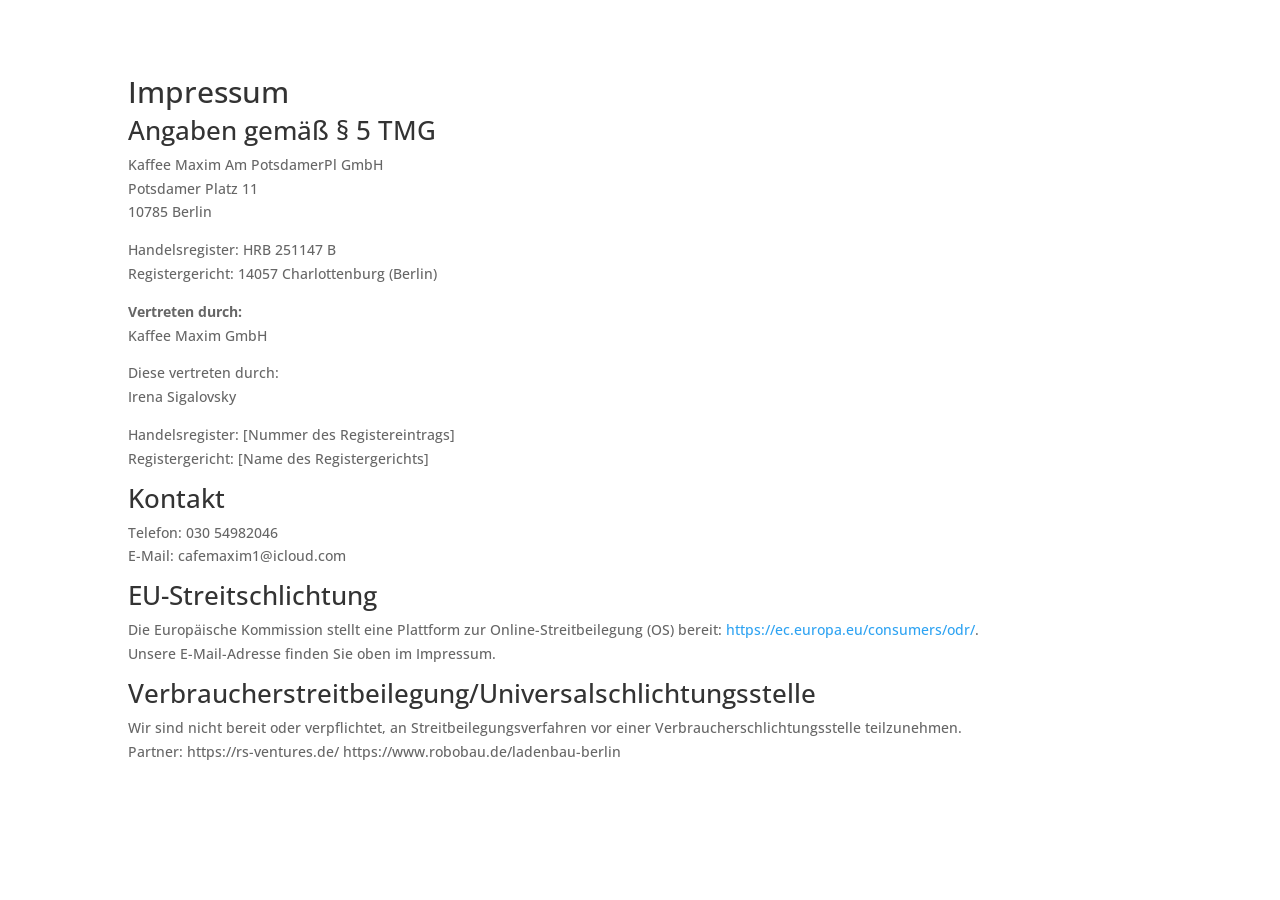
<file: impressum.html>
<!DOCTYPE html>
<html lang="de">
<head>
	<meta charset="UTF-8" />
<meta http-equiv="X-UA-Compatible" content="IE=edge">
	<script type="text/javascript">
		document.documentElement.className = 'js';
	</script>

	<meta name='robots' content='index, follow, max-image-preview:large, max-snippet:-1, max-video-preview:-1' />
<script type="text/javascript">
			let jqueryParams=[],jQuery=function(r){return jqueryParams=[...jqueryParams,r],jQuery},$=function(r){return jqueryParams=[...jqueryParams,r],$};window.jQuery=jQuery,window.$=jQuery;let customHeadScripts=!1;jQuery.fn=jQuery.prototype={},$.fn=jQuery.prototype={},jQuery.noConflict=function(r){if(window.jQuery)return jQuery=window.jQuery,$=window.jQuery,customHeadScripts=!0,jQuery.noConflict},jQuery.ready=function(r){jqueryParams=[...jqueryParams,r]},$.ready=function(r){jqueryParams=[...jqueryParams,r]},jQuery.load=function(r){jqueryParams=[...jqueryParams,r]},$.load=function(r){jqueryParams=[...jqueryParams,r]},jQuery.fn.ready=function(r){jqueryParams=[...jqueryParams,r]},$.fn.ready=function(r){jqueryParams=[...jqueryParams,r]};</script>
	<!-- This site is optimized with the Yoast SEO plugin v28.9 - https://yoast.com/product/yoast-seo-wordpress/ -->
	<title>Impressum - Maxim Café &amp; Bar</title>
	<meta name="description" content="Auf dieser Seite finden Sie das Impressun der Kaffee Maxim Am Potsdamer Pl GmbH. Bei Fragen senden Sie uns gerne eine E-Mail." />
	<link rel="canonical" href="impressum.html" />
	<meta property="og:locale" content="de_DE" />
	<meta property="og:type" content="article" />
	<meta property="og:title" content="Impressum - Maxim Café &amp; Bar" />
	<meta property="og:description" content="Auf dieser Seite finden Sie das Impressun der Kaffee Maxim Am Potsdamer Pl GmbH. Bei Fragen senden Sie uns gerne eine E-Mail." />
	<meta property="og:url" content="https://maxim-cafe.com/impressum/" />
	<meta property="og:site_name" content="Maxim Café &amp; Bar" />
	<meta property="article:modified_time" content="2025-08-14T08:07:05+00:00" />
	<meta name="twitter:card" content="summary_large_image" />
	<script type="application/ld+json" class="yoast-schema-graph">{"@context":"https:\/\/schema.org","@graph":[{"@type":"WebPage","@id":"https:\/\/maxim-cafe.com\/impressum\/","url":"https:\/\/maxim-cafe.com\/impressum\/","name":"Impressum - Maxim Café &amp; Bar","isPartOf":{"@id":"https:\/\/maxim-cafe.com\/#website"},"datePublished":"2023-07-10T19:43:37+00:00","dateModified":"2025-08-14T08:07:05+00:00","description":"Auf dieser Seite finden Sie das Impressun der Kaffee Maxim Am Potsdamer Pl GmbH. Bei Fragen senden Sie uns gerne eine E-Mail.","breadcrumb":{"@id":"https:\/\/maxim-cafe.com\/impressum\/#breadcrumb"},"inLanguage":"de","potentialAction":[{"@type":"ReadAction","target":["https:\/\/maxim-cafe.com\/impressum\/"]}]},{"@type":"BreadcrumbList","@id":"https:\/\/maxim-cafe.com\/impressum\/#breadcrumb","itemListElement":[{"@type":"ListItem","position":1,"name":"Startseite","item":"https:\/\/maxim-cafe.com\/"},{"@type":"ListItem","position":2,"name":"Impressum"}]},{"@type":"WebSite","@id":"https:\/\/maxim-cafe.com\/#website","url":"https:\/\/maxim-cafe.com\/","name":"Maxim Café &amp; Bar","description":"Bester Café in bester Gesellschaft","potentialAction":[{"@type":"SearchAction","target":{"@type":"EntryPoint","urlTemplate":"https:\/\/maxim-cafe.com\/?s={search_term_string}"},"query-input":{"@type":"PropertyValueSpecification","valueRequired":true,"valueName":"search_term_string"}}],"inLanguage":"de"}]}</script>
	<!-- / Yoast SEO plugin. -->


<link rel='dns-prefetch' href='https://fonts.googleapis.com/' />
<link rel='dns-prefetch' href='https://www.googletagmanager.com/' />
<meta content="Divi v.4.27.9" name="generator"/>
<style id="global-styles-inline-css">
:root{--wp--preset--aspect-ratio--square: 1;--wp--preset--aspect-ratio--4-3: 4/3;--wp--preset--aspect-ratio--3-4: 3/4;--wp--preset--aspect-ratio--3-2: 3/2;--wp--preset--aspect-ratio--2-3: 2/3;--wp--preset--aspect-ratio--16-9: 16/9;--wp--preset--aspect-ratio--9-16: 9/16;--wp--preset--color--black: #000000;--wp--preset--color--cyan-bluish-gray: #abb8c3;--wp--preset--color--white: #ffffff;--wp--preset--color--pale-pink: #f78da7;--wp--preset--color--vivid-red: #cf2e2e;--wp--preset--color--luminous-vivid-orange: #ff6900;--wp--preset--color--luminous-vivid-amber: #fcb900;--wp--preset--color--light-green-cyan: #7bdcb5;--wp--preset--color--vivid-green-cyan: #00d084;--wp--preset--color--pale-cyan-blue: #8ed1fc;--wp--preset--color--vivid-cyan-blue: #0693e3;--wp--preset--color--vivid-purple: #9b51e0;--wp--preset--gradient--vivid-cyan-blue-to-vivid-purple: linear-gradient(135deg,rgb(6,147,227) 0%,rgb(155,81,224) 100%);--wp--preset--gradient--light-green-cyan-to-vivid-green-cyan: linear-gradient(135deg,rgb(122,220,180) 0%,rgb(0,208,130) 100%);--wp--preset--gradient--luminous-vivid-amber-to-luminous-vivid-orange: linear-gradient(135deg,rgb(252,185,0) 0%,rgb(255,105,0) 100%);--wp--preset--gradient--luminous-vivid-orange-to-vivid-red: linear-gradient(135deg,rgb(255,105,0) 0%,rgb(207,46,46) 100%);--wp--preset--gradient--very-light-gray-to-cyan-bluish-gray: linear-gradient(135deg,rgb(238,238,238) 0%,rgb(169,184,195) 100%);--wp--preset--gradient--cool-to-warm-spectrum: linear-gradient(135deg,rgb(74,234,220) 0%,rgb(151,120,209) 20%,rgb(207,42,186) 40%,rgb(238,44,130) 60%,rgb(251,105,98) 80%,rgb(254,248,76) 100%);--wp--preset--gradient--blush-light-purple: linear-gradient(135deg,rgb(255,206,236) 0%,rgb(152,150,240) 100%);--wp--preset--gradient--blush-bordeaux: linear-gradient(135deg,rgb(254,205,165) 0%,rgb(254,45,45) 50%,rgb(107,0,62) 100%);--wp--preset--gradient--luminous-dusk: linear-gradient(135deg,rgb(255,203,112) 0%,rgb(199,81,192) 50%,rgb(65,88,208) 100%);--wp--preset--gradient--pale-ocean: linear-gradient(135deg,rgb(255,245,203) 0%,rgb(182,227,212) 50%,rgb(51,167,181) 100%);--wp--preset--gradient--electric-grass: linear-gradient(135deg,rgb(202,248,128) 0%,rgb(113,206,126) 100%);--wp--preset--gradient--midnight: linear-gradient(135deg,rgb(2,3,129) 0%,rgb(40,116,252) 100%);--wp--preset--font-size--small: 13px;--wp--preset--font-size--medium: 20px;--wp--preset--font-size--large: 36px;--wp--preset--font-size--x-large: 42px;--wp--preset--spacing--20: 0.44rem;--wp--preset--spacing--30: 0.67rem;--wp--preset--spacing--40: 1rem;--wp--preset--spacing--50: 1.5rem;--wp--preset--spacing--60: 2.25rem;--wp--preset--spacing--70: 3.38rem;--wp--preset--spacing--80: 5.06rem;--wp--preset--shadow--natural: 6px 6px 9px rgba(0, 0, 0, 0.2);--wp--preset--shadow--deep: 12px 12px 50px rgba(0, 0, 0, 0.4);--wp--preset--shadow--sharp: 6px 6px 0px rgba(0, 0, 0, 0.2);--wp--preset--shadow--outlined: 6px 6px 0px -3px rgb(255, 255, 255), 6px 6px rgb(0, 0, 0);--wp--preset--shadow--crisp: 6px 6px 0px rgb(0, 0, 0);}.wp-block-button{--wp--preset--dimension--25: 25%;--wp--preset--dimension--50: 50%;--wp--preset--dimension--75: 75%;--wp--preset--dimension--100: 100%;}:root { --wp--style--global--content-size: 823px;--wp--style--global--wide-size: 1080px; }:where(body) { margin: 0; }.wp-site-blocks > .alignleft { float: left; margin-right: 2em; }.wp-site-blocks > .alignright { float: right; margin-left: 2em; }.wp-site-blocks > .aligncenter { justify-content: center; margin-left: auto; margin-right: auto; }:where(.is-layout-flex){gap: 0.5em;}:where(.is-layout-grid){gap: 0.5em;}.is-layout-flow > .alignleft{float: left;margin-inline-start: 0;margin-inline-end: 2em;}.is-layout-flow > .alignright{float: right;margin-inline-start: 2em;margin-inline-end: 0;}.is-layout-flow > .aligncenter{margin-left: auto !important;margin-right: auto !important;}.is-layout-constrained > .alignleft{float: left;margin-inline-start: 0;margin-inline-end: 2em;}.is-layout-constrained > .alignright{float: right;margin-inline-start: 2em;margin-inline-end: 0;}.is-layout-constrained > .aligncenter{margin-left: auto !important;margin-right: auto !important;}.is-layout-constrained > :where(:not(.alignleft):not(.alignright):not(.alignfull)){max-width: var(--wp--style--global--content-size);margin-left: auto !important;margin-right: auto !important;}.is-layout-constrained > .alignwide{max-width: var(--wp--style--global--wide-size);}body .is-layout-flex{display: flex;}.is-layout-flex{flex-wrap: wrap;align-items: center;}.is-layout-flex > :is(*, div){margin: 0;}body .is-layout-grid{display: grid;}.is-layout-grid > :is(*, div){margin: 0;}body{padding-top: 0px;padding-right: 0px;padding-bottom: 0px;padding-left: 0px;}:root :where(.wp-element-button, .wp-block-button__link){background-color: #32373c;border-width: 0;color: #fff;font-family: inherit;font-size: inherit;font-style: inherit;font-weight: inherit;letter-spacing: inherit;line-height: inherit;padding-top: calc(0.667em + 2px);padding-right: calc(1.333em + 2px);padding-bottom: calc(0.667em + 2px);padding-left: calc(1.333em + 2px);text-decoration: none;text-transform: inherit;}.has-black-color{color: var(--wp--preset--color--black) !important;}.has-cyan-bluish-gray-color{color: var(--wp--preset--color--cyan-bluish-gray) !important;}.has-white-color{color: var(--wp--preset--color--white) !important;}.has-pale-pink-color{color: var(--wp--preset--color--pale-pink) !important;}.has-vivid-red-color{color: var(--wp--preset--color--vivid-red) !important;}.has-luminous-vivid-orange-color{color: var(--wp--preset--color--luminous-vivid-orange) !important;}.has-luminous-vivid-amber-color{color: var(--wp--preset--color--luminous-vivid-amber) !important;}.has-light-green-cyan-color{color: var(--wp--preset--color--light-green-cyan) !important;}.has-vivid-green-cyan-color{color: var(--wp--preset--color--vivid-green-cyan) !important;}.has-pale-cyan-blue-color{color: var(--wp--preset--color--pale-cyan-blue) !important;}.has-vivid-cyan-blue-color{color: var(--wp--preset--color--vivid-cyan-blue) !important;}.has-vivid-purple-color{color: var(--wp--preset--color--vivid-purple) !important;}.has-black-background-color{background-color: var(--wp--preset--color--black) !important;}.has-cyan-bluish-gray-background-color{background-color: var(--wp--preset--color--cyan-bluish-gray) !important;}.has-white-background-color{background-color: var(--wp--preset--color--white) !important;}.has-pale-pink-background-color{background-color: var(--wp--preset--color--pale-pink) !important;}.has-vivid-red-background-color{background-color: var(--wp--preset--color--vivid-red) !important;}.has-luminous-vivid-orange-background-color{background-color: var(--wp--preset--color--luminous-vivid-orange) !important;}.has-luminous-vivid-amber-background-color{background-color: var(--wp--preset--color--luminous-vivid-amber) !important;}.has-light-green-cyan-background-color{background-color: var(--wp--preset--color--light-green-cyan) !important;}.has-vivid-green-cyan-background-color{background-color: var(--wp--preset--color--vivid-green-cyan) !important;}.has-pale-cyan-blue-background-color{background-color: var(--wp--preset--color--pale-cyan-blue) !important;}.has-vivid-cyan-blue-background-color{background-color: var(--wp--preset--color--vivid-cyan-blue) !important;}.has-vivid-purple-background-color{background-color: var(--wp--preset--color--vivid-purple) !important;}.has-black-border-color{border-color: var(--wp--preset--color--black) !important;}.has-cyan-bluish-gray-border-color{border-color: var(--wp--preset--color--cyan-bluish-gray) !important;}.has-white-border-color{border-color: var(--wp--preset--color--white) !important;}.has-pale-pink-border-color{border-color: var(--wp--preset--color--pale-pink) !important;}.has-vivid-red-border-color{border-color: var(--wp--preset--color--vivid-red) !important;}.has-luminous-vivid-orange-border-color{border-color: var(--wp--preset--color--luminous-vivid-orange) !important;}.has-luminous-vivid-amber-border-color{border-color: var(--wp--preset--color--luminous-vivid-amber) !important;}.has-light-green-cyan-border-color{border-color: var(--wp--preset--color--light-green-cyan) !important;}.has-vivid-green-cyan-border-color{border-color: var(--wp--preset--color--vivid-green-cyan) !important;}.has-pale-cyan-blue-border-color{border-color: var(--wp--preset--color--pale-cyan-blue) !important;}.has-vivid-cyan-blue-border-color{border-color: var(--wp--preset--color--vivid-cyan-blue) !important;}.has-vivid-purple-border-color{border-color: var(--wp--preset--color--vivid-purple) !important;}.has-vivid-cyan-blue-to-vivid-purple-gradient-background{background: var(--wp--preset--gradient--vivid-cyan-blue-to-vivid-purple) !important;}.has-light-green-cyan-to-vivid-green-cyan-gradient-background{background: var(--wp--preset--gradient--light-green-cyan-to-vivid-green-cyan) !important;}.has-luminous-vivid-amber-to-luminous-vivid-orange-gradient-background{background: var(--wp--preset--gradient--luminous-vivid-amber-to-luminous-vivid-orange) !important;}.has-luminous-vivid-orange-to-vivid-red-gradient-background{background: var(--wp--preset--gradient--luminous-vivid-orange-to-vivid-red) !important;}.has-very-light-gray-to-cyan-bluish-gray-gradient-background{background: var(--wp--preset--gradient--very-light-gray-to-cyan-bluish-gray) !important;}.has-cool-to-warm-spectrum-gradient-background{background: var(--wp--preset--gradient--cool-to-warm-spectrum) !important;}.has-blush-light-purple-gradient-background{background: var(--wp--preset--gradient--blush-light-purple) !important;}.has-blush-bordeaux-gradient-background{background: var(--wp--preset--gradient--blush-bordeaux) !important;}.has-luminous-dusk-gradient-background{background: var(--wp--preset--gradient--luminous-dusk) !important;}.has-pale-ocean-gradient-background{background: var(--wp--preset--gradient--pale-ocean) !important;}.has-electric-grass-gradient-background{background: var(--wp--preset--gradient--electric-grass) !important;}.has-midnight-gradient-background{background: var(--wp--preset--gradient--midnight) !important;}.has-small-font-size{font-size: var(--wp--preset--font-size--small) !important;}.has-medium-font-size{font-size: var(--wp--preset--font-size--medium) !important;}.has-large-font-size{font-size: var(--wp--preset--font-size--large) !important;}.has-x-large-font-size{font-size: var(--wp--preset--font-size--x-large) !important;}
/*# sourceURL=global-styles-inline-css */
</style>

<link rel='stylesheet' id='et-divi-open-sans-css' href='https://fonts.googleapis.com/css?family=Open+Sans:300italic,400italic,600italic,700italic,800italic,400,300,600,700,800&#038;subset=latin,latin-ext&#038;display=swap' media='all' />
<style id="divi-style-inline-inline-css">
/*!
Theme Name: Divi
Theme URI: http://www.elegantthemes.com/gallery/divi/
Version: 4.27.9
Description: Smart. Flexible. Beautiful. Divi is the most powerful theme in our collection.
Author: Elegant Themes
Author URI: http://www.elegantthemes.com
License: GNU General Public License v2
License URI: http://www.gnu.org/licenses/gpl-2.0.html
*/
a,abbr,acronym,address,applet,b,big,blockquote,body,center,cite,code,dd,del,dfn,div,dl,dt,em,fieldset,font,form,h1,h2,h3,h4,h5,h6,html,i,iframe,img,ins,kbd,label,legend,li,object,ol,p,pre,q,s,samp,small,span,strike,strong,sub,sup,tt,u,ul,var{margin:0;padding:0;border:0;outline:0;font-size:100%;-ms-text-size-adjust:100%;-webkit-text-size-adjust:100%;vertical-align:baseline;background:transparent}body{line-height:1}ol,ul{list-style:none}blockquote,q{quotes:none}blockquote:after,blockquote:before,q:after,q:before{content:"";content:none}blockquote{margin:20px 0 30px;border-left:5px solid;padding-left:20px}:focus{outline:0}del{text-decoration:line-through}pre{overflow:auto;padding:10px}figure{margin:0}table{border-collapse:collapse;border-spacing:0}article,aside,footer,header,hgroup,nav,section{display:block}body{font-family:Open Sans,Arial,sans-serif;font-size:14px;color:#666;background-color:#fff;line-height:1.7em;font-weight:500;-webkit-font-smoothing:antialiased;-moz-osx-font-smoothing:grayscale}body.page-template-page-template-blank-php #page-container{padding-top:0!important}body.et_cover_background{background-size:cover!important;background-position:top!important;background-repeat:no-repeat!important;background-attachment:fixed}a{color:#2ea3f2}a,a:hover{text-decoration:none}p{padding-bottom:1em}p:not(.has-background):last-of-type{padding-bottom:0}p.et_normal_padding{padding-bottom:1em}strong{font-weight:700}cite,em,i{font-style:italic}code,pre{font-family:Courier New,monospace;margin-bottom:10px}ins{text-decoration:none}sub,sup{height:0;line-height:1;position:relative;vertical-align:baseline}sup{bottom:.8em}sub{top:.3em}dl{margin:0 0 1.5em}dl dt{font-weight:700}dd{margin-left:1.5em}blockquote p{padding-bottom:0}embed,iframe,object,video{max-width:100%}h1,h2,h3,h4,h5,h6{color:#333;padding-bottom:10px;line-height:1em;font-weight:500}h1 a,h2 a,h3 a,h4 a,h5 a,h6 a{color:inherit}h1{font-size:30px}h2{font-size:26px}h3{font-size:22px}h4{font-size:18px}h5{font-size:16px}h6{font-size:14px}input{-webkit-appearance:none}input[type=checkbox]{-webkit-appearance:checkbox}input[type=radio]{-webkit-appearance:radio}input.text,input.title,input[type=email],input[type=password],input[type=tel],input[type=text],select,textarea{background-color:#fff;border:1px solid #bbb;padding:2px;color:#4e4e4e}input.text:focus,input.title:focus,input[type=text]:focus,select:focus,textarea:focus{border-color:#2d3940;color:#3e3e3e}input.text,input.title,input[type=text],select,textarea{margin:0}textarea{padding:4px}button,input,select,textarea{font-family:inherit}img{max-width:100%;height:auto}.clear{clear:both}br.clear{margin:0;padding:0}.pagination{clear:both}#et_search_icon:hover,.et-social-icon a:hover,.et_password_protected_form .et_submit_button,.form-submit .et_pb_buttontton.alt.disabled,.nav-single a,.posted_in a{color:#2ea3f2}.et-search-form,blockquote{border-color:#2ea3f2}#main-content{background-color:#fff}.container{width:80%;max-width:1080px;margin:auto;position:relative}body:not(.et-tb) #main-content .container,body:not(.et-tb-has-header) #main-content .container{padding-top:58px}.et_full_width_page #main-content .container:before{display:none}.main_title{margin-bottom:20px}.et_password_protected_form .et_submit_button:hover,.form-submit .et_pb_button:hover{background:rgba(0,0,0,.05)}.et_button_icon_visible .et_pb_button{padding-right:2em;padding-left:.7em}.et_button_icon_visible .et_pb_button:after{opacity:1;margin-left:0}.et_button_left .et_pb_button:hover:after{left:.15em}.et_button_left .et_pb_button:after{margin-left:0;left:1em}.et_button_icon_visible.et_button_left .et_pb_button,.et_button_left .et_pb_button:hover,.et_button_left .et_pb_module .et_pb_button:hover{padding-left:2em;padding-right:.7em}.et_button_icon_visible.et_button_left .et_pb_button:after,.et_button_left .et_pb_button:hover:after{left:.15em}.et_password_protected_form .et_submit_button:hover,.form-submit .et_pb_button:hover{padding:.3em 1em}.et_button_no_icon .et_pb_button:after{display:none}.et_button_no_icon.et_button_icon_visible.et_button_left .et_pb_button,.et_button_no_icon.et_button_left .et_pb_button:hover,.et_button_no_icon .et_pb_button,.et_button_no_icon .et_pb_button:hover{padding:.3em 1em!important}.et_button_custom_icon .et_pb_button:after{line-height:1.7em}.et_button_custom_icon.et_button_icon_visible .et_pb_button:after,.et_button_custom_icon .et_pb_button:hover:after{margin-left:.3em}#left-area .post_format-post-format-gallery .wp-block-gallery:first-of-type{padding:0;margin-bottom:-16px}.entry-content table:not(.variations){border:1px solid #eee;margin:0 0 15px;text-align:left;width:100%}.entry-content thead th,.entry-content tr th{color:#555;font-weight:700;padding:9px 24px}.entry-content tr td{border-top:1px solid #eee;padding:6px 24px}#left-area ul,.entry-content ul,.et-l--body ul,.et-l--footer ul,.et-l--header ul{list-style-type:disc;padding:0 0 23px 1em;line-height:26px}#left-area ol,.entry-content ol,.et-l--body ol,.et-l--footer ol,.et-l--header ol{list-style-type:decimal;list-style-position:inside;padding:0 0 23px;line-height:26px}#left-area ul li ul,.entry-content ul li ol{padding:2px 0 2px 20px}#left-area ol li ul,.entry-content ol li ol,.et-l--body ol li ol,.et-l--footer ol li ol,.et-l--header ol li ol{padding:2px 0 2px 35px}#left-area ul.wp-block-gallery{display:-webkit-box;display:-ms-flexbox;display:flex;-ms-flex-wrap:wrap;flex-wrap:wrap;list-style-type:none;padding:0}#left-area ul.products{padding:0!important;line-height:1.7!important;list-style:none!important}.gallery-item a{display:block}.gallery-caption,.gallery-item a{width:90%}#wpadminbar{z-index:100001}#left-area .post-meta{font-size:14px;padding-bottom:15px}#left-area .post-meta a{text-decoration:none;color:#666}#left-area .et_featured_image{padding-bottom:7px}.single .post{padding-bottom:25px}body.single .et_audio_content{margin-bottom:-6px}.nav-single a{text-decoration:none;color:#2ea3f2;font-size:14px;font-weight:400}.nav-previous{float:left}.nav-next{float:right}.et_password_protected_form p input{background-color:#eee;border:none!important;width:100%!important;border-radius:0!important;font-size:14px;color:#999!important;padding:16px!important;-webkit-box-sizing:border-box;box-sizing:border-box}.et_password_protected_form label{display:none}.et_password_protected_form .et_submit_button{font-family:inherit;display:block;float:right;margin:8px auto 0;cursor:pointer}.post-password-required p.nocomments.container{max-width:100%}.post-password-required p.nocomments.container:before{display:none}.aligncenter,div.post .new-post .aligncenter{display:block;margin-left:auto;margin-right:auto}.wp-caption{border:1px solid #ddd;text-align:center;background-color:#f3f3f3;margin-bottom:10px;max-width:96%;padding:8px}.wp-caption.alignleft{margin:0 30px 20px 0}.wp-caption.alignright{margin:0 0 20px 30px}.wp-caption img{margin:0;padding:0;border:0}.wp-caption p.wp-caption-text{font-size:12px;padding:0 4px 5px;margin:0}.alignright{float:right}.alignleft{float:left}img.alignleft{display:inline;float:left;margin-right:15px}img.alignright{display:inline;float:right;margin-left:15px}.page.et_pb_pagebuilder_layout #main-content{background-color:transparent}body #main-content .et_builder_inner_content>h1,body #main-content .et_builder_inner_content>h2,body #main-content .et_builder_inner_content>h3,body #main-content .et_builder_inner_content>h4,body #main-content .et_builder_inner_content>h5,body #main-content .et_builder_inner_content>h6{line-height:1.4em}body #main-content .et_builder_inner_content>p{line-height:1.7em}.wp-block-pullquote{margin:20px 0 30px}.wp-block-pullquote.has-background blockquote{border-left:none}.wp-block-group.has-background{padding:1.5em 1.5em .5em}@media (min-width:981px){#left-area{width:79.125%;padding-bottom:23px}#main-content .container:before{content:"";position:absolute;top:0;height:100%;width:1px;background-color:#e2e2e2}.et_full_width_page #left-area,.et_no_sidebar #left-area{float:none;width:100%!important}.et_full_width_page #left-area{padding-bottom:0}.et_no_sidebar #main-content .container:before{display:none}}@media (max-width:980px){#page-container{padding-top:80px}.et-tb #page-container,.et-tb-has-header #page-container{padding-top:0!important}#left-area,#sidebar{width:100%!important}#main-content .container:before{display:none!important}.et_full_width_page .et_gallery_item:nth-child(4n+1){clear:none}}@media print{#page-container{padding-top:0!important}}#wp-admin-bar-et-use-visual-builder a:before{font-family:ETmodules!important;content:"\e625";font-size:30px!important;width:28px;margin-top:-3px;color:#974df3!important}#wp-admin-bar-et-use-visual-builder:hover a:before{color:#fff!important}#wp-admin-bar-et-use-visual-builder:hover a,#wp-admin-bar-et-use-visual-builder a:hover{transition:background-color .5s ease;-webkit-transition:background-color .5s ease;-moz-transition:background-color .5s ease;background-color:#7e3bd0!important;color:#fff!important}* html .clearfix,:first-child+html .clearfix{zoom:1}.iphone .et_pb_section_video_bg video::-webkit-media-controls-start-playback-button{display:none!important;-webkit-appearance:none}.et_mobile_device .et_pb_section_parallax .et_pb_parallax_css{background-attachment:scroll}.et-social-facebook a.icon:before{content:"\e093"}.et-social-twitter a.icon:before{content:"\e094"}.et-social-google-plus a.icon:before{content:"\e096"}.et-social-instagram a.icon:before{content:"\e09a"}.et-social-rss a.icon:before{content:"\e09e"}.ai1ec-single-event:after{content:" ";display:table;clear:both}.evcal_event_details .evcal_evdata_cell .eventon_details_shading_bot.eventon_details_shading_bot{z-index:3}.wp-block-divi-layout{margin-bottom:1em}*{-webkit-box-sizing:border-box;box-sizing:border-box}#et-info-email:before,#et-info-phone:before,#et_search_icon:before,.comment-reply-link:after,.et-cart-info span:before,.et-pb-arrow-next:before,.et-pb-arrow-prev:before,.et-social-icon a:before,.et_audio_container .mejs-playpause-button button:before,.et_audio_container .mejs-volume-button button:before,.et_overlay:before,.et_password_protected_form .et_submit_button:after,.et_pb_button:after,.et_pb_contact_reset:after,.et_pb_contact_submit:after,.et_pb_font_icon:before,.et_pb_newsletter_button:after,.et_pb_pricing_table_button:after,.et_pb_promo_button:after,.et_pb_testimonial:before,.et_pb_toggle_title:before,.form-submit .et_pb_button:after,.mobile_menu_bar:before,a.et_pb_more_button:after{font-family:ETmodules!important;speak:none;font-style:normal;font-weight:400;-webkit-font-feature-settings:normal;font-feature-settings:normal;font-variant:normal;text-transform:none;line-height:1;-webkit-font-smoothing:antialiased;-moz-osx-font-smoothing:grayscale;text-shadow:0 0;direction:ltr}.et-pb-icon,.et_pb_custom_button_icon.et_pb_button:after,.et_pb_login .et_pb_custom_button_icon.et_pb_button:after,.et_pb_woo_custom_button_icon .button.et_pb_custom_button_icon.et_pb_button:after,.et_pb_woo_custom_button_icon .button.et_pb_custom_button_icon.et_pb_button:hover:after{content:attr(data-icon)}.et-pb-icon{font-family:ETmodules;speak:none;font-weight:400;-webkit-font-feature-settings:normal;font-feature-settings:normal;font-variant:normal;text-transform:none;line-height:1;-webkit-font-smoothing:antialiased;font-size:96px;font-style:normal;display:inline-block;-webkit-box-sizing:border-box;box-sizing:border-box;direction:ltr}#et-ajax-saving{display:none;-webkit-transition:background .3s,-webkit-box-shadow .3s;transition:background .3s,-webkit-box-shadow .3s;transition:background .3s,box-shadow .3s;transition:background .3s,box-shadow .3s,-webkit-box-shadow .3s;-webkit-box-shadow:rgba(0,139,219,.247059) 0 0 60px;box-shadow:0 0 60px rgba(0,139,219,.247059);position:fixed;top:50%;left:50%;width:50px;height:50px;background:#fff;border-radius:50px;margin:-25px 0 0 -25px;z-index:999999;text-align:center}#et-ajax-saving img{margin:9px}.et-safe-mode-indicator,.et-safe-mode-indicator:focus,.et-safe-mode-indicator:hover{-webkit-box-shadow:0 5px 10px rgba(41,196,169,.15);box-shadow:0 5px 10px rgba(41,196,169,.15);background:#29c4a9;color:#fff;font-size:14px;font-weight:600;padding:12px;line-height:16px;border-radius:3px;position:fixed;bottom:30px;right:30px;z-index:999999;text-decoration:none;font-family:Open Sans,sans-serif;-webkit-font-smoothing:antialiased;-moz-osx-font-smoothing:grayscale}.et_pb_button{font-size:20px;font-weight:500;padding:.3em 1em;line-height:1.7em!important;background-color:transparent;background-size:cover;background-position:50%;background-repeat:no-repeat;border:2px solid;border-radius:3px;-webkit-transition-duration:.2s;transition-duration:.2s;-webkit-transition-property:all!important;transition-property:all!important}.et_pb_button,.et_pb_button_inner{position:relative}.et_pb_button:hover,.et_pb_module .et_pb_button:hover{border:2px solid transparent;padding:.3em 2em .3em .7em}.et_pb_button:hover{background-color:hsla(0,0%,100%,.2)}.et_pb_bg_layout_light.et_pb_button:hover,.et_pb_bg_layout_light .et_pb_button:hover{background-color:rgba(0,0,0,.05)}.et_pb_button:after,.et_pb_button:before{font-size:32px;line-height:1em;content:"\35";opacity:0;position:absolute;margin-left:-1em;-webkit-transition:all .2s;transition:all .2s;text-transform:none;-webkit-font-feature-settings:"kern" off;font-feature-settings:"kern" off;font-variant:none;font-style:normal;font-weight:400;text-shadow:none}.et_pb_button.et_hover_enabled:hover:after,.et_pb_button.et_pb_hovered:hover:after{-webkit-transition:none!important;transition:none!important}.et_pb_button:before{display:none}.et_pb_button:hover:after{opacity:1;margin-left:0}.et_pb_column_1_3 h1,.et_pb_column_1_4 h1,.et_pb_column_1_5 h1,.et_pb_column_1_6 h1,.et_pb_column_2_5 h1{font-size:26px}.et_pb_column_1_3 h2,.et_pb_column_1_4 h2,.et_pb_column_1_5 h2,.et_pb_column_1_6 h2,.et_pb_column_2_5 h2{font-size:23px}.et_pb_column_1_3 h3,.et_pb_column_1_4 h3,.et_pb_column_1_5 h3,.et_pb_column_1_6 h3,.et_pb_column_2_5 h3{font-size:20px}.et_pb_column_1_3 h4,.et_pb_column_1_4 h4,.et_pb_column_1_5 h4,.et_pb_column_1_6 h4,.et_pb_column_2_5 h4{font-size:18px}.et_pb_column_1_3 h5,.et_pb_column_1_4 h5,.et_pb_column_1_5 h5,.et_pb_column_1_6 h5,.et_pb_column_2_5 h5{font-size:16px}.et_pb_column_1_3 h6,.et_pb_column_1_4 h6,.et_pb_column_1_5 h6,.et_pb_column_1_6 h6,.et_pb_column_2_5 h6{font-size:15px}.et_pb_bg_layout_dark,.et_pb_bg_layout_dark h1,.et_pb_bg_layout_dark h2,.et_pb_bg_layout_dark h3,.et_pb_bg_layout_dark h4,.et_pb_bg_layout_dark h5,.et_pb_bg_layout_dark h6{color:#fff!important}.et_pb_module.et_pb_text_align_left{text-align:left}.et_pb_module.et_pb_text_align_center{text-align:center}.et_pb_module.et_pb_text_align_right{text-align:right}.et_pb_module.et_pb_text_align_justified{text-align:justify}.clearfix:after{visibility:hidden;display:block;font-size:0;content:" ";clear:both;height:0}.et_pb_bg_layout_light .et_pb_more_button{color:#2ea3f2}.et_builder_inner_content{position:relative;z-index:1}header .et_builder_inner_content{z-index:2}.et_pb_css_mix_blend_mode_passthrough{mix-blend-mode:unset!important}.et_pb_image_container{margin:-20px -20px 29px}.et_pb_module_inner{position:relative}.et_hover_enabled_preview{z-index:2}.et_hover_enabled:hover{position:relative;z-index:2}.et_pb_all_tabs,.et_pb_module,.et_pb_posts_nav a,.et_pb_tab,.et_pb_with_background{position:relative;background-size:cover;background-position:50%;background-repeat:no-repeat}.et_pb_background_mask,.et_pb_background_pattern{bottom:0;left:0;position:absolute;right:0;top:0}.et_pb_background_mask{background-size:calc(100% + 2px) calc(100% + 2px);background-repeat:no-repeat;background-position:50%;overflow:hidden}.et_pb_background_pattern{background-position:0 0;background-repeat:repeat}.et_pb_with_border{position:relative;border:0 solid #333}.post-password-required .et_pb_row{padding:0;width:100%}.post-password-required .et_password_protected_form{min-height:0}body.et_pb_pagebuilder_layout.et_pb_show_title .post-password-required .et_password_protected_form h1,body:not(.et_pb_pagebuilder_layout) .post-password-required .et_password_protected_form h1{display:none}.et_pb_no_bg{padding:0!important}.et_overlay.et_pb_inline_icon:before,.et_pb_inline_icon:before{content:attr(data-icon)}.et_pb_more_button{color:inherit;text-shadow:none;text-decoration:none;display:inline-block;margin-top:20px}.et_parallax_bg_wrap{overflow:hidden;position:absolute;top:0;right:0;bottom:0;left:0}.et_parallax_bg{background-repeat:no-repeat;background-position:top;background-size:cover;position:absolute;bottom:0;left:0;width:100%;height:100%;display:block}.et_parallax_bg.et_parallax_bg__hover,.et_parallax_bg.et_parallax_bg_phone,.et_parallax_bg.et_parallax_bg_tablet,.et_parallax_gradient.et_parallax_gradient__hover,.et_parallax_gradient.et_parallax_gradient_phone,.et_parallax_gradient.et_parallax_gradient_tablet,.et_pb_section_parallax_hover:hover .et_parallax_bg:not(.et_parallax_bg__hover),.et_pb_section_parallax_hover:hover .et_parallax_gradient:not(.et_parallax_gradient__hover){display:none}.et_pb_section_parallax_hover:hover .et_parallax_bg.et_parallax_bg__hover,.et_pb_section_parallax_hover:hover .et_parallax_gradient.et_parallax_gradient__hover{display:block}.et_parallax_gradient{bottom:0;display:block;left:0;position:absolute;right:0;top:0}.et_pb_module.et_pb_section_parallax,.et_pb_posts_nav a.et_pb_section_parallax,.et_pb_tab.et_pb_section_parallax{position:relative}.et_pb_section_parallax .et_pb_parallax_css,.et_pb_slides .et_parallax_bg.et_pb_parallax_css{background-attachment:fixed}body.et-bfb .et_pb_section_parallax .et_pb_parallax_css,body.et-bfb .et_pb_slides .et_parallax_bg.et_pb_parallax_css{background-attachment:scroll;bottom:auto}.et_pb_section_parallax.et_pb_column .et_pb_module,.et_pb_section_parallax.et_pb_row .et_pb_column,.et_pb_section_parallax.et_pb_row .et_pb_module{z-index:9;position:relative}.et_pb_more_button:hover:after{opacity:1;margin-left:0}.et_pb_preload .et_pb_section_video_bg,.et_pb_preload>div{visibility:hidden}.et_pb_preload,.et_pb_section.et_pb_section_video.et_pb_preload{position:relative;background:#464646!important}.et_pb_preload:before{content:"";position:absolute;top:50%;left:50%;background:url(wp-content/themes/Divi/includes/builder/styles/images/preloader.gif) no-repeat;border-radius:32px;width:32px;height:32px;margin:-16px 0 0 -16px}.box-shadow-overlay{position:absolute;top:0;left:0;width:100%;height:100%;z-index:10;pointer-events:none}.et_pb_section>.box-shadow-overlay~.et_pb_row{z-index:11}body.safari .section_has_divider{will-change:transform}.et_pb_row>.box-shadow-overlay{z-index:8}.has-box-shadow-overlay{position:relative}.et_clickable{cursor:pointer}.screen-reader-text{border:0;clip:rect(1px,1px,1px,1px);-webkit-clip-path:inset(50%);clip-path:inset(50%);height:1px;margin:-1px;overflow:hidden;padding:0;position:absolute!important;width:1px;word-wrap:normal!important}.et_multi_view_hidden,.et_multi_view_hidden_image{display:none!important}@keyframes multi-view-image-fade{0%{opacity:0}10%{opacity:.1}20%{opacity:.2}30%{opacity:.3}40%{opacity:.4}50%{opacity:.5}60%{opacity:.6}70%{opacity:.7}80%{opacity:.8}90%{opacity:.9}to{opacity:1}}.et_multi_view_image__loading{visibility:hidden}.et_multi_view_image__loaded{-webkit-animation:multi-view-image-fade .5s;animation:multi-view-image-fade .5s}#et-pb-motion-effects-offset-tracker{visibility:hidden!important;opacity:0;position:absolute;top:0;left:0}.et-pb-before-scroll-animation{opacity:0}header.et-l.et-l--header:after{clear:both;display:block;content:""}.et_pb_module{-webkit-animation-timing-function:linear;animation-timing-function:linear;-webkit-animation-duration:.2s;animation-duration:.2s}@-webkit-keyframes fadeBottom{0%{opacity:0;-webkit-transform:translateY(10%);transform:translateY(10%)}to{opacity:1;-webkit-transform:translateY(0);transform:translateY(0)}}@keyframes fadeBottom{0%{opacity:0;-webkit-transform:translateY(10%);transform:translateY(10%)}to{opacity:1;-webkit-transform:translateY(0);transform:translateY(0)}}@-webkit-keyframes fadeLeft{0%{opacity:0;-webkit-transform:translateX(-10%);transform:translateX(-10%)}to{opacity:1;-webkit-transform:translateX(0);transform:translateX(0)}}@keyframes fadeLeft{0%{opacity:0;-webkit-transform:translateX(-10%);transform:translateX(-10%)}to{opacity:1;-webkit-transform:translateX(0);transform:translateX(0)}}@-webkit-keyframes fadeRight{0%{opacity:0;-webkit-transform:translateX(10%);transform:translateX(10%)}to{opacity:1;-webkit-transform:translateX(0);transform:translateX(0)}}@keyframes fadeRight{0%{opacity:0;-webkit-transform:translateX(10%);transform:translateX(10%)}to{opacity:1;-webkit-transform:translateX(0);transform:translateX(0)}}@-webkit-keyframes fadeTop{0%{opacity:0;-webkit-transform:translateY(-10%);transform:translateY(-10%)}to{opacity:1;-webkit-transform:translateX(0);transform:translateX(0)}}@keyframes fadeTop{0%{opacity:0;-webkit-transform:translateY(-10%);transform:translateY(-10%)}to{opacity:1;-webkit-transform:translateX(0);transform:translateX(0)}}@-webkit-keyframes fadeIn{0%{opacity:0}to{opacity:1}}@keyframes fadeIn{0%{opacity:0}to{opacity:1}}.et-waypoint:not(.et_pb_counters){opacity:0}@media (min-width:981px){.et_pb_section.et_section_specialty div.et_pb_row .et_pb_column .et_pb_column .et_pb_module.et-last-child,.et_pb_section.et_section_specialty div.et_pb_row .et_pb_column .et_pb_column .et_pb_module:last-child,.et_pb_section.et_section_specialty div.et_pb_row .et_pb_column .et_pb_row_inner .et_pb_column .et_pb_module.et-last-child,.et_pb_section.et_section_specialty div.et_pb_row .et_pb_column .et_pb_row_inner .et_pb_column .et_pb_module:last-child,.et_pb_section div.et_pb_row .et_pb_column .et_pb_module.et-last-child,.et_pb_section div.et_pb_row .et_pb_column .et_pb_module:last-child{margin-bottom:0}}@media (max-width:980px){.et_overlay.et_pb_inline_icon_tablet:before,.et_pb_inline_icon_tablet:before{content:attr(data-icon-tablet)}.et_parallax_bg.et_parallax_bg_tablet_exist,.et_parallax_gradient.et_parallax_gradient_tablet_exist{display:none}.et_parallax_bg.et_parallax_bg_tablet,.et_parallax_gradient.et_parallax_gradient_tablet{display:block}.et_pb_column .et_pb_module{margin-bottom:30px}.et_pb_row .et_pb_column .et_pb_module.et-last-child,.et_pb_row .et_pb_column .et_pb_module:last-child,.et_section_specialty .et_pb_row .et_pb_column .et_pb_module.et-last-child,.et_section_specialty .et_pb_row .et_pb_column .et_pb_module:last-child{margin-bottom:0}.et_pb_more_button{display:inline-block!important}.et_pb_bg_layout_light_tablet.et_pb_button,.et_pb_bg_layout_light_tablet.et_pb_module.et_pb_button,.et_pb_bg_layout_light_tablet .et_pb_more_button{color:#2ea3f2}.et_pb_bg_layout_light_tablet .et_pb_forgot_password a{color:#666}.et_pb_bg_layout_light_tablet h1,.et_pb_bg_layout_light_tablet h2,.et_pb_bg_layout_light_tablet h3,.et_pb_bg_layout_light_tablet h4,.et_pb_bg_layout_light_tablet h5,.et_pb_bg_layout_light_tablet h6{color:#333!important}.et_pb_module .et_pb_bg_layout_light_tablet.et_pb_button{color:#2ea3f2!important}.et_pb_bg_layout_light_tablet{color:#666!important}.et_pb_bg_layout_dark_tablet,.et_pb_bg_layout_dark_tablet h1,.et_pb_bg_layout_dark_tablet h2,.et_pb_bg_layout_dark_tablet h3,.et_pb_bg_layout_dark_tablet h4,.et_pb_bg_layout_dark_tablet h5,.et_pb_bg_layout_dark_tablet h6{color:#fff!important}.et_pb_bg_layout_dark_tablet.et_pb_button,.et_pb_bg_layout_dark_tablet.et_pb_module.et_pb_button,.et_pb_bg_layout_dark_tablet .et_pb_more_button{color:inherit}.et_pb_bg_layout_dark_tablet .et_pb_forgot_password a{color:#fff}.et_pb_module.et_pb_text_align_left-tablet{text-align:left}.et_pb_module.et_pb_text_align_center-tablet{text-align:center}.et_pb_module.et_pb_text_align_right-tablet{text-align:right}.et_pb_module.et_pb_text_align_justified-tablet{text-align:justify}}@media (max-width:767px){.et_pb_more_button{display:inline-block!important}.et_overlay.et_pb_inline_icon_phone:before,.et_pb_inline_icon_phone:before{content:attr(data-icon-phone)}.et_parallax_bg.et_parallax_bg_phone_exist,.et_parallax_gradient.et_parallax_gradient_phone_exist{display:none}.et_parallax_bg.et_parallax_bg_phone,.et_parallax_gradient.et_parallax_gradient_phone{display:block}.et-hide-mobile{display:none!important}.et_pb_bg_layout_light_phone.et_pb_button,.et_pb_bg_layout_light_phone.et_pb_module.et_pb_button,.et_pb_bg_layout_light_phone .et_pb_more_button{color:#2ea3f2}.et_pb_bg_layout_light_phone .et_pb_forgot_password a{color:#666}.et_pb_bg_layout_light_phone h1,.et_pb_bg_layout_light_phone h2,.et_pb_bg_layout_light_phone h3,.et_pb_bg_layout_light_phone h4,.et_pb_bg_layout_light_phone h5,.et_pb_bg_layout_light_phone h6{color:#333!important}.et_pb_module .et_pb_bg_layout_light_phone.et_pb_button{color:#2ea3f2!important}.et_pb_bg_layout_light_phone{color:#666!important}.et_pb_bg_layout_dark_phone,.et_pb_bg_layout_dark_phone h1,.et_pb_bg_layout_dark_phone h2,.et_pb_bg_layout_dark_phone h3,.et_pb_bg_layout_dark_phone h4,.et_pb_bg_layout_dark_phone h5,.et_pb_bg_layout_dark_phone h6{color:#fff!important}.et_pb_bg_layout_dark_phone.et_pb_button,.et_pb_bg_layout_dark_phone.et_pb_module.et_pb_button,.et_pb_bg_layout_dark_phone .et_pb_more_button{color:inherit}.et_pb_module .et_pb_bg_layout_dark_phone.et_pb_button{color:#fff!important}.et_pb_bg_layout_dark_phone .et_pb_forgot_password a{color:#fff}.et_pb_module.et_pb_text_align_left-phone{text-align:left}.et_pb_module.et_pb_text_align_center-phone{text-align:center}.et_pb_module.et_pb_text_align_right-phone{text-align:right}.et_pb_module.et_pb_text_align_justified-phone{text-align:justify}}@media (max-width:479px){a.et_pb_more_button{display:block}}@media (min-width:768px) and (max-width:980px){[data-et-multi-view-load-tablet-hidden=true]:not(.et_multi_view_swapped){display:none!important}}@media (max-width:767px){[data-et-multi-view-load-phone-hidden=true]:not(.et_multi_view_swapped){display:none!important}}.et_pb_menu.et_pb_menu--style-inline_centered_logo .et_pb_menu__menu nav ul{-webkit-box-pack:center;-ms-flex-pack:center;justify-content:center}@-webkit-keyframes multi-view-image-fade{0%{-webkit-transform:scale(1);transform:scale(1);opacity:1}50%{-webkit-transform:scale(1.01);transform:scale(1.01);opacity:1}to{-webkit-transform:scale(1);transform:scale(1);opacity:1}}
/*# sourceURL=divi-style-inline-inline-css */
</style>
<style id="divi-dynamic-critical-inline-css">
@font-face{font-family:ETmodules;font-display:block;src:url(wp-content/themes/Divi/core/admin/fonts/modules/base/modules.eot);src:url(wp-content/themes/Divi/core/admin/fonts/modules/base/modules.eot) format("embedded-opentype"),url(wp-content/themes/Divi/core/admin/fonts/modules/base/modules.woff) format("woff"),url(wp-content/themes/Divi/core/admin/fonts/modules/base/modules.ttf) format("truetype"),url(wp-content/themes/Divi/core/admin/fonts/modules/base/modules.svg) format("svg");font-weight:400;font-style:normal}
@media (min-width:981px){.et_pb_gutters3 .et_pb_column,.et_pb_gutters3.et_pb_row .et_pb_column{margin-right:5.5%}.et_pb_gutters3 .et_pb_column_4_4,.et_pb_gutters3.et_pb_row .et_pb_column_4_4{width:100%}.et_pb_gutters3 .et_pb_column_4_4 .et_pb_module,.et_pb_gutters3.et_pb_row .et_pb_column_4_4 .et_pb_module{margin-bottom:2.75%}.et_pb_gutters3 .et_pb_column_3_4,.et_pb_gutters3.et_pb_row .et_pb_column_3_4{width:73.625%}.et_pb_gutters3 .et_pb_column_3_4 .et_pb_module,.et_pb_gutters3.et_pb_row .et_pb_column_3_4 .et_pb_module{margin-bottom:3.735%}.et_pb_gutters3 .et_pb_column_2_3,.et_pb_gutters3.et_pb_row .et_pb_column_2_3{width:64.833%}.et_pb_gutters3 .et_pb_column_2_3 .et_pb_module,.et_pb_gutters3.et_pb_row .et_pb_column_2_3 .et_pb_module{margin-bottom:4.242%}.et_pb_gutters3 .et_pb_column_3_5,.et_pb_gutters3.et_pb_row .et_pb_column_3_5{width:57.8%}.et_pb_gutters3 .et_pb_column_3_5 .et_pb_module,.et_pb_gutters3.et_pb_row .et_pb_column_3_5 .et_pb_module{margin-bottom:4.758%}.et_pb_gutters3 .et_pb_column_1_2,.et_pb_gutters3.et_pb_row .et_pb_column_1_2{width:47.25%}.et_pb_gutters3 .et_pb_column_1_2 .et_pb_module,.et_pb_gutters3.et_pb_row .et_pb_column_1_2 .et_pb_module{margin-bottom:5.82%}.et_pb_gutters3 .et_pb_column_2_5,.et_pb_gutters3.et_pb_row .et_pb_column_2_5{width:36.7%}.et_pb_gutters3 .et_pb_column_2_5 .et_pb_module,.et_pb_gutters3.et_pb_row .et_pb_column_2_5 .et_pb_module{margin-bottom:7.493%}.et_pb_gutters3 .et_pb_column_1_3,.et_pb_gutters3.et_pb_row .et_pb_column_1_3{width:29.6667%}.et_pb_gutters3 .et_pb_column_1_3 .et_pb_module,.et_pb_gutters3.et_pb_row .et_pb_column_1_3 .et_pb_module{margin-bottom:9.27%}.et_pb_gutters3 .et_pb_column_1_4,.et_pb_gutters3.et_pb_row .et_pb_column_1_4{width:20.875%}.et_pb_gutters3 .et_pb_column_1_4 .et_pb_module,.et_pb_gutters3.et_pb_row .et_pb_column_1_4 .et_pb_module{margin-bottom:13.174%}.et_pb_gutters3 .et_pb_column_1_5,.et_pb_gutters3.et_pb_row .et_pb_column_1_5{width:15.6%}.et_pb_gutters3 .et_pb_column_1_5 .et_pb_module,.et_pb_gutters3.et_pb_row .et_pb_column_1_5 .et_pb_module{margin-bottom:17.628%}.et_pb_gutters3 .et_pb_column_1_6,.et_pb_gutters3.et_pb_row .et_pb_column_1_6{width:12.0833%}.et_pb_gutters3 .et_pb_column_1_6 .et_pb_module,.et_pb_gutters3.et_pb_row .et_pb_column_1_6 .et_pb_module{margin-bottom:22.759%}.et_pb_gutters3 .et_full_width_page.woocommerce-page ul.products li.product{width:20.875%;margin-right:5.5%;margin-bottom:5.5%}.et_pb_gutters3.et_left_sidebar.woocommerce-page #main-content ul.products li.product,.et_pb_gutters3.et_right_sidebar.woocommerce-page #main-content ul.products li.product{width:28.353%;margin-right:7.47%}.et_pb_gutters3.et_left_sidebar.woocommerce-page #main-content ul.products.columns-1 li.product,.et_pb_gutters3.et_right_sidebar.woocommerce-page #main-content ul.products.columns-1 li.product{width:100%;margin-right:0}.et_pb_gutters3.et_left_sidebar.woocommerce-page #main-content ul.products.columns-2 li.product,.et_pb_gutters3.et_right_sidebar.woocommerce-page #main-content ul.products.columns-2 li.product{width:48%;margin-right:4%}.et_pb_gutters3.et_left_sidebar.woocommerce-page #main-content ul.products.columns-2 li:nth-child(2n+2),.et_pb_gutters3.et_right_sidebar.woocommerce-page #main-content ul.products.columns-2 li:nth-child(2n+2){margin-right:0}.et_pb_gutters3.et_left_sidebar.woocommerce-page #main-content ul.products.columns-2 li:nth-child(3n+1),.et_pb_gutters3.et_right_sidebar.woocommerce-page #main-content ul.products.columns-2 li:nth-child(3n+1){clear:none}}
.et_pb_widget{float:left;max-width:100%;word-wrap:break-word}.et_pb_widget a{text-decoration:none;color:#666}.et_pb_widget li a:hover{color:#82c0c7}.et_pb_widget ol li,.et_pb_widget ul li{margin-bottom:.5em}.et_pb_widget ol li ol li,.et_pb_widget ul li ul li{margin-left:15px}.et_pb_widget select{width:100%;height:28px;padding:0 5px}.et_pb_widget_area .et_pb_widget a{color:inherit}.et_pb_bg_layout_light .et_pb_widget li a{color:#666}.et_pb_bg_layout_dark .et_pb_widget li a{color:inherit}
.widget_search .screen-reader-text,.et_pb_widget .wp-block-search__label{display:none}.widget_search input#s,.widget_search input#searchsubmit,.et_pb_widget .wp-block-search__input,.et_pb_widget .wp-block-search__button{padding:.7em;height:40px !important;margin:0;font-size:14px;line-height:normal !important;border:1px solid #ddd;color:#666}.widget_search #s,.et_pb_widget .wp-block-search__input{width:100%;border-radius:3px}.widget_search #searchform,.et_pb_widget .wp-block-search{position:relative}.widget_search #searchsubmit,.et_pb_widget .wp-block-search__button{background-color:#ddd;-webkit-border-top-right-radius:3px;-webkit-border-bottom-right-radius:3px;-moz-border-radius-topright:3px;-moz-border-radius-bottomright:3px;border-top-right-radius:3px;border-bottom-right-radius:3px;position:absolute;right:0;top:0}#searchsubmit,.et_pb_widget .wp-block-search__button{cursor:pointer}
.et_pb_scroll_top.et-pb-icon{text-align:center;background:rgba(0,0,0,0.4);text-decoration:none;position:fixed;z-index:99999;bottom:125px;right:0px;-webkit-border-top-left-radius:5px;-webkit-border-bottom-left-radius:5px;-moz-border-radius-topleft:5px;-moz-border-radius-bottomleft:5px;border-top-left-radius:5px;border-bottom-left-radius:5px;display:none;cursor:pointer;font-size:30px;padding:5px;color:#fff}.et_pb_scroll_top:before{content:'2'}.et_pb_scroll_top.et-visible{opacity:1;-webkit-animation:fadeInRight 1s 1 cubic-bezier(0.77, 0, 0.175, 1);animation:fadeInRight 1s 1 cubic-bezier(0.77, 0, 0.175, 1)}.et_pb_scroll_top.et-hidden{opacity:0;-webkit-animation:fadeOutRight 1s 1 cubic-bezier(0.77, 0, 0.175, 1);animation:fadeOutRight 1s 1 cubic-bezier(0.77, 0, 0.175, 1)}@-webkit-keyframes fadeOutRight{0%{opacity:1;-webkit-transform:translateX(0);transform:translateX(0)}100%{opacity:0;-webkit-transform:translateX(100%);transform:translateX(100%)}}@keyframes fadeOutRight{0%{opacity:1;-webkit-transform:translateX(0);transform:translateX(0)}100%{opacity:0;-webkit-transform:translateX(100%);transform:translateX(100%)}}@-webkit-keyframes fadeInRight{0%{opacity:0;-webkit-transform:translateX(100%);transform:translateX(100%)}100%{opacity:1;-webkit-transform:translateX(0);transform:translateX(0)}}@keyframes fadeInRight{0%{opacity:0;-webkit-transform:translateX(100%);transform:translateX(100%)}100%{opacity:1;-webkit-transform:translateX(0);transform:translateX(0)}}
.et_pb_section{position:relative;background-color:#fff;background-position:50%;background-size:100%;background-size:cover}.et_pb_section--absolute,.et_pb_section--fixed{width:100%}.et_pb_section.et_section_transparent{background-color:transparent}.et_pb_fullwidth_section{padding:0}.et_pb_fullwidth_section>.et_pb_module:not(.et_pb_post_content):not(.et_pb_fullwidth_post_content) .et_pb_row{padding:0!important}.et_pb_inner_shadow{-webkit-box-shadow:inset 0 0 7px rgba(0,0,0,.07);box-shadow:inset 0 0 7px rgba(0,0,0,.07)}.et_pb_bottom_inside_divider,.et_pb_top_inside_divider{display:block;background-repeat-y:no-repeat;height:100%;position:absolute;pointer-events:none;width:100%;left:0;right:0}.et_pb_bottom_inside_divider.et-no-transition,.et_pb_top_inside_divider.et-no-transition{-webkit-transition:none!important;transition:none!important}.et-fb .section_has_divider.et_fb_element_controls_visible--child>.et_pb_bottom_inside_divider,.et-fb .section_has_divider.et_fb_element_controls_visible--child>.et_pb_top_inside_divider{z-index:1}.et_pb_section_video:not(.et_pb_section--with-menu){overflow:hidden;position:relative}.et_pb_column>.et_pb_section_video_bg{z-index:-1}.et_pb_section_video_bg{visibility:visible;position:absolute;top:0;left:0;width:100%;height:100%;overflow:hidden;display:block;pointer-events:none;-webkit-transition:display .3s;transition:display .3s}.et_pb_section_video_bg.et_pb_section_video_bg_hover,.et_pb_section_video_bg.et_pb_section_video_bg_phone,.et_pb_section_video_bg.et_pb_section_video_bg_tablet,.et_pb_section_video_bg.et_pb_section_video_bg_tablet_only{display:none}.et_pb_section_video_bg .mejs-controls,.et_pb_section_video_bg .mejs-overlay-play{display:none!important}.et_pb_section_video_bg embed,.et_pb_section_video_bg iframe,.et_pb_section_video_bg object,.et_pb_section_video_bg video{max-width:none}.et_pb_section_video_bg .mejs-video{left:50%;position:absolute;max-width:none}.et_pb_section_video_bg .mejs-overlay-loading{display:none!important}.et_pb_social_network_link .et_pb_section_video{overflow:visible}.et_pb_section_video_on_hover:hover>.et_pb_section_video_bg{display:none}.et_pb_section_video_on_hover:hover>.et_pb_section_video_bg_hover,.et_pb_section_video_on_hover:hover>.et_pb_section_video_bg_hover_inherit{display:block}@media (min-width:981px){.et_pb_section{padding:4% 0}body.et_pb_pagebuilder_layout.et_pb_show_title .post-password-required .et_pb_section,body:not(.et_pb_pagebuilder_layout) .post-password-required .et_pb_section{padding-top:0}.et_pb_fullwidth_section{padding:0}.et_pb_section_video_bg.et_pb_section_video_bg_desktop_only{display:block}}@media (max-width:980px){.et_pb_section{padding:50px 0}body.et_pb_pagebuilder_layout.et_pb_show_title .post-password-required .et_pb_section,body:not(.et_pb_pagebuilder_layout) .post-password-required .et_pb_section{padding-top:0}.et_pb_fullwidth_section{padding:0}.et_pb_section_video_bg.et_pb_section_video_bg_tablet{display:block}.et_pb_section_video_bg.et_pb_section_video_bg_desktop_only{display:none}}@media (min-width:768px){.et_pb_section_video_bg.et_pb_section_video_bg_desktop_tablet{display:block}}@media (min-width:768px) and (max-width:980px){.et_pb_section_video_bg.et_pb_section_video_bg_tablet_only{display:block}}@media (max-width:767px){.et_pb_section_video_bg.et_pb_section_video_bg_phone{display:block}.et_pb_section_video_bg.et_pb_section_video_bg_desktop_tablet{display:none}}
.et_pb_row{width:80%;max-width:1080px;margin:auto;position:relative}body.safari .section_has_divider,body.uiwebview .section_has_divider{-webkit-perspective:2000px;perspective:2000px}.section_has_divider .et_pb_row{z-index:5}.et_pb_row_inner{width:100%;position:relative}.et_pb_row.et_pb_row_empty,.et_pb_row_inner:nth-of-type(n+2).et_pb_row_empty{display:none}.et_pb_row:after,.et_pb_row_inner:after{content:"";display:block;clear:both;visibility:hidden;line-height:0;height:0;width:0}.et_pb_row_4col .et-last-child,.et_pb_row_4col .et-last-child-2,.et_pb_row_6col .et-last-child,.et_pb_row_6col .et-last-child-2,.et_pb_row_6col .et-last-child-3{margin-bottom:0}.et_pb_column{float:left;background-size:cover;background-position:50%;position:relative;z-index:2;min-height:1px}.et_pb_column--with-menu{z-index:3}.et_pb_column.et_pb_column_empty{min-height:1px}.et_pb_row .et_pb_column.et-last-child,.et_pb_row .et_pb_column:last-child,.et_pb_row_inner .et_pb_column.et-last-child,.et_pb_row_inner .et_pb_column:last-child{margin-right:0!important}.et_pb_column.et_pb_section_parallax{position:relative}.et_pb_column,.et_pb_row,.et_pb_row_inner{background-size:cover;background-position:50%;background-repeat:no-repeat}@media (min-width:981px){.et_pb_row{padding:2% 0}body.et_pb_pagebuilder_layout.et_pb_show_title .post-password-required .et_pb_row,body:not(.et_pb_pagebuilder_layout) .post-password-required .et_pb_row{padding:0;width:100%}.et_pb_column_3_4 .et_pb_row_inner{padding:3.735% 0}.et_pb_column_2_3 .et_pb_row_inner{padding:4.2415% 0}.et_pb_column_1_2 .et_pb_row_inner,.et_pb_column_3_5 .et_pb_row_inner{padding:5.82% 0}.et_section_specialty>.et_pb_row{padding:0}.et_pb_row_inner{width:100%}.et_pb_column_single{padding:2.855% 0}.et_pb_column_single .et_pb_module.et-first-child,.et_pb_column_single .et_pb_module:first-child{margin-top:0}.et_pb_column_single .et_pb_module.et-last-child,.et_pb_column_single .et_pb_module:last-child{margin-bottom:0}.et_pb_row .et_pb_column.et-last-child,.et_pb_row .et_pb_column:last-child,.et_pb_row_inner .et_pb_column.et-last-child,.et_pb_row_inner .et_pb_column:last-child{margin-right:0!important}.et_pb_row.et_pb_equal_columns,.et_pb_row_inner.et_pb_equal_columns,.et_pb_section.et_pb_equal_columns>.et_pb_row{display:-webkit-box;display:-ms-flexbox;display:flex}.rtl .et_pb_row.et_pb_equal_columns,.rtl .et_pb_row_inner.et_pb_equal_columns,.rtl .et_pb_section.et_pb_equal_columns>.et_pb_row{-webkit-box-orient:horizontal;-webkit-box-direction:reverse;-ms-flex-direction:row-reverse;flex-direction:row-reverse}.et_pb_row.et_pb_equal_columns>.et_pb_column,.et_pb_section.et_pb_equal_columns>.et_pb_row>.et_pb_column{-webkit-box-ordinal-group:2;-ms-flex-order:1;order:1}}@media (max-width:980px){.et_pb_row{max-width:1080px}body.et_pb_pagebuilder_layout.et_pb_show_title .post-password-required .et_pb_row,body:not(.et_pb_pagebuilder_layout) .post-password-required .et_pb_row{padding:0;width:100%}.et_pb_column .et_pb_row_inner,.et_pb_row{padding:30px 0}.et_section_specialty>.et_pb_row{padding:0}.et_pb_column{width:100%;margin-bottom:30px}.et_pb_bottom_divider .et_pb_row:nth-last-child(2) .et_pb_column:last-child,.et_pb_row .et_pb_column.et-last-child,.et_pb_row .et_pb_column:last-child{margin-bottom:0}.et_section_specialty .et_pb_row>.et_pb_column{padding-bottom:0}.et_pb_column.et_pb_column_empty{display:none}.et_pb_row_1-2_1-4_1-4,.et_pb_row_1-2_1-6_1-6_1-6,.et_pb_row_1-4_1-4,.et_pb_row_1-4_1-4_1-2,.et_pb_row_1-5_1-5_3-5,.et_pb_row_1-6_1-6_1-6,.et_pb_row_1-6_1-6_1-6_1-2,.et_pb_row_1-6_1-6_1-6_1-6,.et_pb_row_3-5_1-5_1-5,.et_pb_row_4col,.et_pb_row_5col,.et_pb_row_6col{display:-webkit-box;display:-ms-flexbox;display:flex;-ms-flex-wrap:wrap;flex-wrap:wrap}.et_pb_row_1-4_1-4>.et_pb_column.et_pb_column_1_4,.et_pb_row_1-4_1-4_1-2>.et_pb_column.et_pb_column_1_4,.et_pb_row_4col>.et_pb_column.et_pb_column_1_4{width:47.25%;margin-right:5.5%}.et_pb_row_1-4_1-4>.et_pb_column.et_pb_column_1_4:nth-child(2n),.et_pb_row_1-4_1-4_1-2>.et_pb_column.et_pb_column_1_4:nth-child(2n),.et_pb_row_4col>.et_pb_column.et_pb_column_1_4:nth-child(2n){margin-right:0}.et_pb_row_1-2_1-4_1-4>.et_pb_column.et_pb_column_1_4{width:47.25%;margin-right:5.5%}.et_pb_row_1-2_1-4_1-4>.et_pb_column.et_pb_column_1_2,.et_pb_row_1-2_1-4_1-4>.et_pb_column.et_pb_column_1_4:nth-child(odd){margin-right:0}.et_pb_row_1-2_1-4_1-4 .et_pb_column:nth-last-child(-n+2),.et_pb_row_1-4_1-4 .et_pb_column:nth-last-child(-n+2),.et_pb_row_4col .et_pb_column:nth-last-child(-n+2){margin-bottom:0}.et_pb_row_1-5_1-5_3-5>.et_pb_column.et_pb_column_1_5,.et_pb_row_5col>.et_pb_column.et_pb_column_1_5{width:47.25%;margin-right:5.5%}.et_pb_row_1-5_1-5_3-5>.et_pb_column.et_pb_column_1_5:nth-child(2n),.et_pb_row_5col>.et_pb_column.et_pb_column_1_5:nth-child(2n){margin-right:0}.et_pb_row_3-5_1-5_1-5>.et_pb_column.et_pb_column_1_5{width:47.25%;margin-right:5.5%}.et_pb_row_3-5_1-5_1-5>.et_pb_column.et_pb_column_1_5:nth-child(odd),.et_pb_row_3-5_1-5_1-5>.et_pb_column.et_pb_column_3_5{margin-right:0}.et_pb_row_3-5_1-5_1-5 .et_pb_column:nth-last-child(-n+2),.et_pb_row_5col .et_pb_column:last-child{margin-bottom:0}.et_pb_row_1-6_1-6_1-6_1-2>.et_pb_column.et_pb_column_1_6,.et_pb_row_6col>.et_pb_column.et_pb_column_1_6{width:29.666%;margin-right:5.5%}.et_pb_row_1-6_1-6_1-6_1-2>.et_pb_column.et_pb_column_1_6:nth-child(3n),.et_pb_row_6col>.et_pb_column.et_pb_column_1_6:nth-child(3n){margin-right:0}.et_pb_row_1-2_1-6_1-6_1-6>.et_pb_column.et_pb_column_1_6{width:29.666%;margin-right:5.5%}.et_pb_row_1-2_1-6_1-6_1-6>.et_pb_column.et_pb_column_1_2,.et_pb_row_1-2_1-6_1-6_1-6>.et_pb_column.et_pb_column_1_6:last-child{margin-right:0}.et_pb_row_1-2_1-2 .et_pb_column.et_pb_column_1_2,.et_pb_row_1-2_1-6_1-6_1-6 .et_pb_column:nth-last-child(-n+3),.et_pb_row_6col .et_pb_column:nth-last-child(-n+3){margin-bottom:0}.et_pb_row_1-2_1-2 .et_pb_column.et_pb_column_1_2 .et_pb_column.et_pb_column_1_6{width:29.666%;margin-right:5.5%;margin-bottom:0}.et_pb_row_1-2_1-2 .et_pb_column.et_pb_column_1_2 .et_pb_column.et_pb_column_1_6:last-child{margin-right:0}.et_pb_row_1-6_1-6_1-6_1-6>.et_pb_column.et_pb_column_1_6{width:47.25%;margin-right:5.5%}.et_pb_row_1-6_1-6_1-6_1-6>.et_pb_column.et_pb_column_1_6:nth-child(2n){margin-right:0}.et_pb_row_1-6_1-6_1-6_1-6:nth-last-child(-n+3){margin-bottom:0}}@media (max-width:479px){.et_pb_row .et_pb_column.et_pb_column_1_4,.et_pb_row .et_pb_column.et_pb_column_1_5,.et_pb_row .et_pb_column.et_pb_column_1_6{width:100%;margin:0 0 30px}.et_pb_row .et_pb_column.et_pb_column_1_4.et-last-child,.et_pb_row .et_pb_column.et_pb_column_1_4:last-child,.et_pb_row .et_pb_column.et_pb_column_1_5.et-last-child,.et_pb_row .et_pb_column.et_pb_column_1_5:last-child,.et_pb_row .et_pb_column.et_pb_column_1_6.et-last-child,.et_pb_row .et_pb_column.et_pb_column_1_6:last-child{margin-bottom:0}.et_pb_row_1-2_1-2 .et_pb_column.et_pb_column_1_2 .et_pb_column.et_pb_column_1_6{width:100%;margin:0 0 30px}.et_pb_row_1-2_1-2 .et_pb_column.et_pb_column_1_2 .et_pb_column.et_pb_column_1_6.et-last-child,.et_pb_row_1-2_1-2 .et_pb_column.et_pb_column_1_2 .et_pb_column.et_pb_column_1_6:last-child{margin-bottom:0}.et_pb_column{width:100%!important}}
.et_pb_code_inner{position:relative}
/*# sourceURL=divi-dynamic-critical-inline-css */
</style>
<meta name="generator" content="WordPress 7.1.5" />
<meta name="generator" content="Site Kit by Google 1.192.0" /><meta name="viewport" content="width=device-width, initial-scale=1.0, maximum-scale=1.0, user-scalable=0" /><!-- Google tag (gtag.js) -->
<script async src="https://www.googletagmanager.com/gtag/js?id=G-GTNRFVG58Q"></script>
<script>
  window.dataLayer = window.dataLayer || [];
  function gtag(){dataLayer.push(arguments);}
  gtag('js', new Date());

  gtag('config', 'G-GTNRFVG58Q');
</script>

<meta name="p:domain_verify" content="d6178e84b99d75eb01952772725b716f"><link rel="icon" href="wp-content/uploads/2023/07/cropped-Logo-32x32.jpg" sizes="32x32" />
<link rel="icon" href="wp-content/uploads/2023/07/cropped-Logo-192x192.jpg" sizes="192x192" />
<link rel="apple-touch-icon" href="wp-content/uploads/2023/07/cropped-Logo-180x180.jpg" />
<meta name="msapplication-TileImage" content="https://maxim-cafe.com/wp-content/uploads/2023/07/cropped-Logo-270x270.jpg" />
<style id="et-critical-inline-css">body,.et_pb_column_1_2 .et_quote_content blockquote cite,.et_pb_column_1_2 .et_link_content a.et_link_main_url,.et_pb_column_1_3 .et_quote_content blockquote cite,.et_pb_column_3_8 .et_quote_content blockquote cite,.et_pb_column_1_4 .et_quote_content blockquote cite,.et_pb_blog_grid .et_quote_content blockquote cite,.et_pb_column_1_3 .et_link_content a.et_link_main_url,.et_pb_column_3_8 .et_link_content a.et_link_main_url,.et_pb_column_1_4 .et_link_content a.et_link_main_url,.et_pb_blog_grid .et_link_content a.et_link_main_url,body .et_pb_bg_layout_light .et_pb_post p,body .et_pb_bg_layout_dark .et_pb_post p{font-size:14px}.et_pb_slide_content,.et_pb_best_value{font-size:15px}@media only screen and (min-width:1350px){.et_pb_row{padding:27px 0}.et_pb_section{padding:54px 0}.single.et_pb_pagebuilder_layout.et_full_width_page .et_post_meta_wrapper{padding-top:81px}.et_pb_fullwidth_section{padding:0}}</style>
<style id="wp-block-library-inline-css">
:root{--wp-block-synced-color:#7a00df;--wp-block-synced-color--rgb:122,0,223;--wp-bound-block-color:var(--wp-block-synced-color);--wp-editor-canvas-background:#ddd;--wp-admin-theme-color:#007cba;--wp-admin-theme-color--rgb:0,124,186;--wp-admin-theme-color-darker-10:#006ba1;--wp-admin-theme-color-darker-10--rgb:0,107,160.5;--wp-admin-theme-color-darker-20:#005a87;--wp-admin-theme-color-darker-20--rgb:0,90,135;--wp-admin-border-width-focus:2px}@media (min-resolution:192dpi){:root{--wp-admin-border-width-focus:1.5px}}.wp-element-button{cursor:pointer}:root .has-very-light-gray-background-color{background-color:#eee}:root .has-very-dark-gray-background-color{background-color:#313131}:root .has-very-light-gray-color{color:#eee}:root .has-very-dark-gray-color{color:#313131}:root .has-vivid-green-cyan-to-vivid-cyan-blue-gradient-background{background:linear-gradient(135deg,#00d084,#0693e3)}:root .has-purple-crush-gradient-background{background:linear-gradient(135deg,#34e2e4,#4721fb 50%,#ab1dfe)}:root .has-hazy-dawn-gradient-background{background:linear-gradient(135deg,#faaca8,#dad0ec)}:root .has-subdued-olive-gradient-background{background:linear-gradient(135deg,#fafae1,#67a671)}:root .has-atomic-cream-gradient-background{background:linear-gradient(135deg,#fdd79a,#004a59)}:root .has-nightshade-gradient-background{background:linear-gradient(135deg,#330968,#31cdcf)}:root .has-midnight-gradient-background{background:linear-gradient(135deg,#020381,#2874fc)}:root{--wp--preset--font-size--normal:16px;--wp--preset--font-size--huge:42px}.has-regular-font-size{font-size:1em}.has-larger-font-size{font-size:2.625em}.has-normal-font-size{font-size:var(--wp--preset--font-size--normal)}.has-huge-font-size{font-size:var(--wp--preset--font-size--huge)}:root .has-text-align-center{text-align:center}:root .has-text-align-left{text-align:left}:root .has-text-align-right{text-align:right}.has-fit-text{white-space:nowrap!important}#end-resizable-editor-section{display:none}.aligncenter{clear:both}.items-justified-left{justify-content:flex-start}.items-justified-center{justify-content:center}.items-justified-right{justify-content:flex-end}.items-justified-space-between{justify-content:space-between}.screen-reader-text{word-wrap:normal!important;border:0;clip-path:inset(50%);height:1px;margin:-1px;overflow:hidden;padding:0;position:absolute;width:1px;word-break:normal!important}.screen-reader-text:focus{background-color:#ddd;clip-path:none;color:#444;display:block;font-size:1em;height:auto;left:5px;line-height:normal;padding:15px 23px 14px;text-decoration:none;top:5px;width:auto;z-index:100000}html :where(.has-border-color){border-style:solid}html :where([style^=border-color],[style*=";border-color"],[style*="; border-color"]){border-style:solid}html :where([style^=border-top-color],[style*=";border-top-color"],[style*="; border-top-color"]){border-top-style:solid}html :where([style^=border-right-color],[style*=";border-right-color"],[style*="; border-right-color"]){border-right-style:solid}html :where([style^=border-bottom-color],[style*=";border-bottom-color"],[style*="; border-bottom-color"]){border-bottom-style:solid}html :where([style^=border-left-color],[style*=";border-left-color"],[style*="; border-left-color"]){border-left-style:solid}html :where([style^=border-width],[style*=";border-width"],[style*="; border-width"]){border-style:solid}html :where([style^=border-top-width],[style*=";border-top-width"],[style*="; border-top-width"]){border-top-style:solid}html :where([style^=border-right-width],[style*=";border-right-width"],[style*="; border-right-width"]){border-right-style:solid}html :where([style^=border-bottom-width],[style*=";border-bottom-width"],[style*="; border-bottom-width"]){border-bottom-style:solid}html :where([style^=border-left-width],[style*=";border-left-width"],[style*="; border-left-width"]){border-left-style:solid}html :where(img[class*=wp-image-]){height:auto;max-width:100%}:where(figure){margin:0 0 1em}html :where(.is-position-sticky){--wp-admin--admin-bar--position-offset:var(--wp-admin--admin-bar--height,0px)}@media screen and (max-width:600px){html :where(.is-position-sticky){--wp-admin--admin-bar--position-offset:0px}}
/*wp_block_styles_on_demand_placeholder:6b02ee916fd01*/
/*# sourceURL=wp-block-library-inline-css */
</style>

</head>
<body class="wp-singular page-template page-template-page-template-blank page-template-page-template-blank-php page page-id-70 wp-theme-Divi et_pb_button_helper_class et_cover_background et_pb_gutter et_pb_gutters3 et_pb_pagebuilder_layout et_smooth_scroll et_no_sidebar et_divi_theme et-db">
	<div id="page-container">

    <div id="main-content">


			
				<article id="post-70" class="post-70 page type-page status-publish hentry">

				
					<div class="entry-content">
					<div class="et-l et-l--post">
			<div class="et_builder_inner_content et_pb_gutters3"><div class="et_pb_section et_pb_section_0 et_section_regular" >
				
				
				
				
				
				
				<div class="et_pb_row et_pb_row_0">
				<div class="et_pb_column et_pb_column_4_4 et_pb_column_0  et_pb_css_mix_blend_mode_passthrough et-last-child">
				
				
				
				
				<div class="et_pb_module et_pb_code et_pb_code_0">
				
				
				
				
				<div class="et_pb_code_inner"><h1>Impressum</h1>

<h2>Angaben gemäß § 5 TMG</h2>
<p>Kaffee Maxim Am PotsdamerPl GmbH<br />
Potsdamer Platz 11<br />
10785 Berlin</p> 

<p>Handelsregister: HRB 251147 B<br />
Registergericht: 14057 Charlottenburg (Berlin)</p> 

<p><strong>Vertreten durch:</strong><br />
Kaffee Maxim GmbH</p> 

<p>Diese vertreten durch:<br />
Irena Sigalovsky</p> 

<p>Handelsregister: [Nummer des Registereintrags]<br />
Registergericht: [Name des Registergerichts]</p> 

<h2>Kontakt</h2>
<p>Telefon: 030 54982046<br />
E-Mail: cafemaxim1@icloud.com
</p> 

<h2>EU-Streitschlichtung</h2>
<p>Die Europäische Kommission stellt eine Plattform zur Online-Streitbeilegung (OS) bereit: <a href="https://ec.europa.eu/consumers/odr/" target="_blank" rel="noopener noreferrer">https://ec.europa.eu/consumers/odr/</a>.<br /> Unsere E-Mail-Adresse finden Sie oben im Impressum.</p> 

<h2>Verbraucher­streit­beilegung/Universal­schlichtungs­stelle</h2>
<p>Wir sind nicht bereit oder verpflichtet, an Streitbeilegungsverfahren vor einer Verbraucherschlichtungsstelle teilzunehmen.</p> 

Partner:
https://rs-ventures.de/
https://www.robobau.de/ladenbau-berlin
</div>
			</div>
			</div>
				
				
				
				
			</div>
				
				
			</div>		</div>
	</div>
						</div>

				
				</article>

			

</div>


	<span class="et_pb_scroll_top et-pb-icon"></span>


	</div>

	<script type="speculationrules">
{"prefetch":[{"source":"document","where":{"and":[{"href_matches":"/*"},{"not":{"href_matches":["/wp-*.php","/wp-admin/*","/wp-content/uploads/*","/wp-content/*","/wp-content/plugins/*","/wp-content/themes/Divi/*","/*\\?(.+)"]}},{"not":{"selector_matches":"a[rel~=\"nofollow\"]"}},{"not":{"selector_matches":".no-prefetch, .no-prefetch a"}}]},"eagerness":"conservative"}]}
</script>
<script id="jquery-core-js" src="wp-includes/js/jquery/jquery.min.js"></script>
<script id="jquery-migrate-js" src="wp-includes/js/jquery/jquery-migrate.min.js"></script>
<script id="jquery-js-after">
jqueryParams.length&&$.each(jqueryParams,function(e,r){if("function"==typeof r){var n=String(r);n.replace("$","jQuery");var a=new Function("return "+n)();$(document).ready(a)}});
//# sourceURL=jquery-js-after
</script>
<script id="divi-custom-script-js-extra">
var DIVI = {"item_count":"%d Item","items_count":"%d Items"};
var et_builder_utils_params = {"condition":{"diviTheme":true,"extraTheme":false},"scrollLocations":["app","top"],"builderScrollLocations":{"desktop":"app","tablet":"app","phone":"app"},"onloadScrollLocation":"app","builderType":"fe"};
var et_frontend_scripts = {"builderCssContainerPrefix":"#et-boc","builderCssLayoutPrefix":"#et-boc .et-l"};
var et_pb_custom = {"ajaxurl":"https://maxim-cafe.com/wp-admin/admin-ajax.php","images_uri":"https://maxim-cafe.com/wp-content/themes/Divi/images","builder_images_uri":"https://maxim-cafe.com/wp-content/themes/Divi/includes/builder/images","et_frontend_nonce":"0b316faae0","subscription_failed":"Bitte \u00fcberpr\u00fcfen Sie die Felder unten aus, um sicherzustellen, dass Sie die richtigen Informationen eingegeben.","et_ab_log_nonce":"330efb25b7","fill_message":"Bitte f\u00fcllen Sie die folgenden Felder aus:","contact_error_message":"Bitte folgende Fehler beheben:","invalid":"Ung\u00fcltige E-Mail","captcha":"Captcha","prev":"Vorherige","previous":"Vorherige","next":"Weiter","wrong_captcha":"Sie haben die falsche Zahl im Captcha eingegeben.","wrong_checkbox":"Kontrollk\u00e4stchen","ignore_waypoints":"no","is_divi_theme_used":"1","widget_search_selector":".widget_search","ab_tests":[],"is_ab_testing_active":"","page_id":"70","unique_test_id":"","ab_bounce_rate":"5","is_cache_plugin_active":"yes","is_shortcode_tracking":"","tinymce_uri":"https://maxim-cafe.com/wp-content/themes/Divi/includes/builder/frontend-builder/assets/vendors","accent_color":"#7EBEC5","waypoints_options":[]};
var et_pb_box_shadow_elements = [];
//# sourceURL=divi-custom-script-js-extra
</script>
<script id="divi-custom-script-js" src="wp-content/themes/Divi/js/scripts.min.js"></script>
<script id="smoothscroll-js" src="wp-content/themes/Divi/js/smoothscroll.js"></script>
<script id="fitvids-js" src="wp-content/themes/Divi/includes/builder/feature/dynamic-assets/assets/js/jquery.fitvids.js"></script>
<script id="et-core-common-js" src="wp-content/themes/Divi/core/admin/js/common.js"></script>
</body>
</html>
</file>
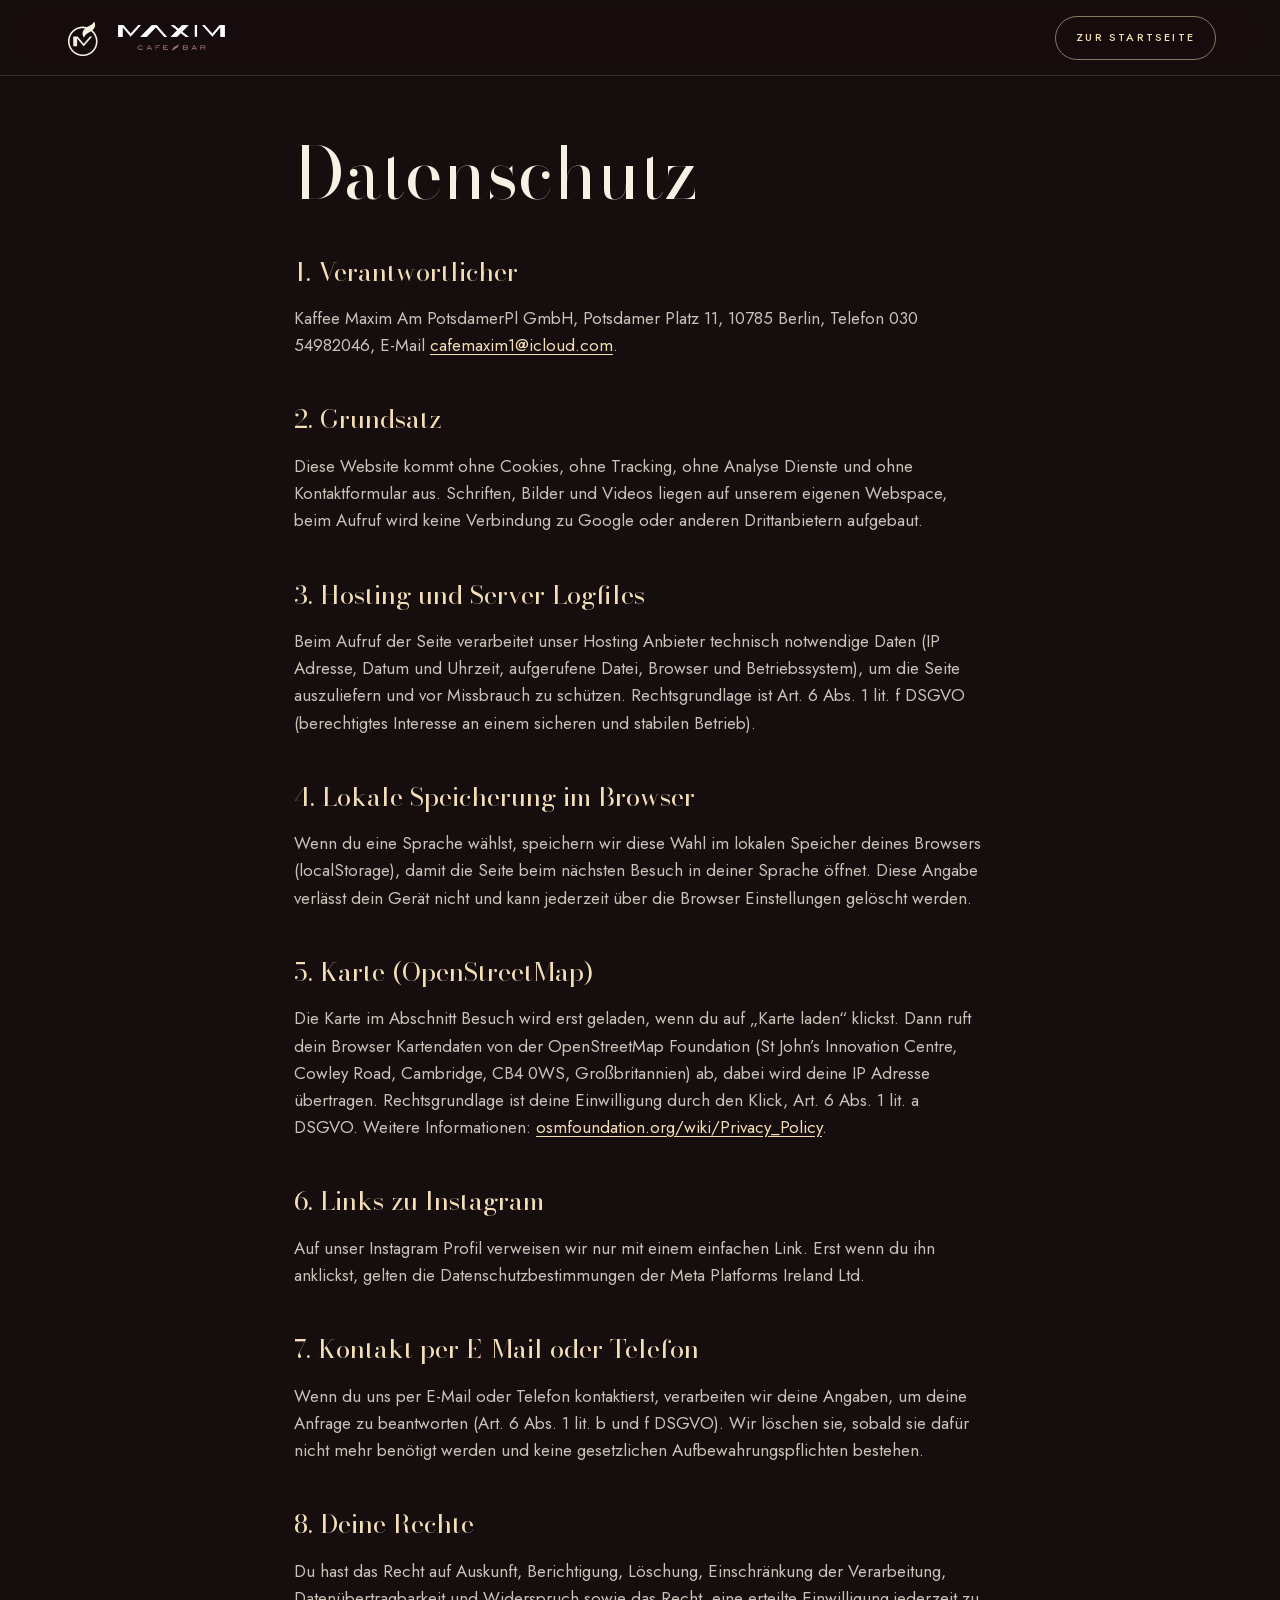
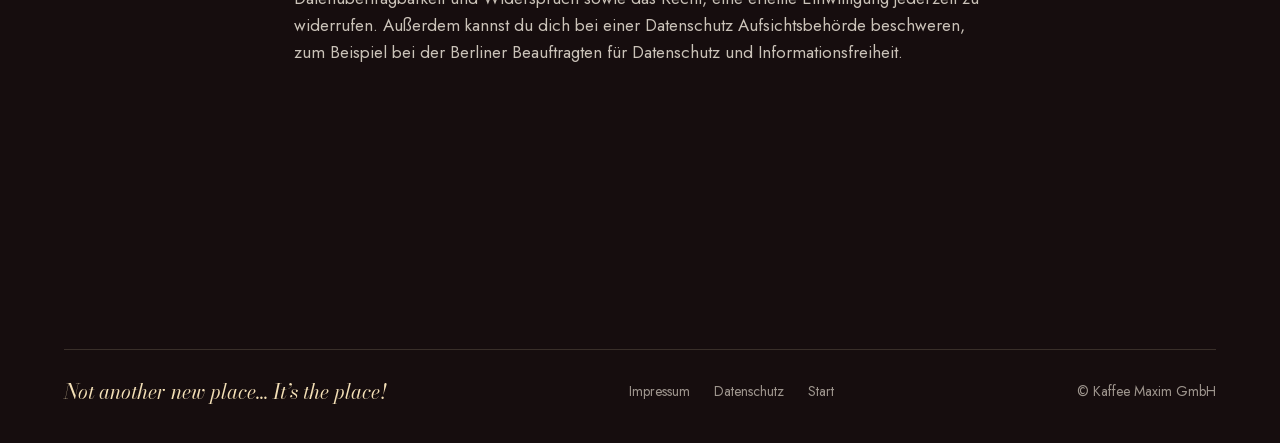
<file: potsdamer-platz/datenschutz.html>
<!doctype html>
<html lang="de">
<head>
<meta charset="utf-8">
<meta name="viewport" content="width=device-width, initial-scale=1, viewport-fit=cover">
<title>Datenschutz · Maxim Café & Bar</title>
<meta name="theme-color" content="#52222a">
<link rel="icon" href="assets/img/logo.svg?v=5" type="image/svg+xml">
<link rel="stylesheet" href="css/fonts.css?v=1">
<link rel="stylesheet" href="css/style.css?v=3">
</head>
<body>
<svg width="0" height="0" style="position:absolute" aria-hidden="true"><defs><symbol id="maxim-m" viewBox="0 0 100 100">
      <path class="m-ring" d="M75.62 9.23 L75.59 9.23 L75.49 9.30 L75.35 9.45 L75.14 9.68 L74.88 9.99 L74.56 10.38 L74.19 10.85 L73.76 11.40 L73.28 12.02 L72.83 12.59 L72.42 13.10 L72.04 13.56 L71.70 13.97 L71.39 14.32 L71.12 14.61 L70.89 14.85 L70.69 15.03 L70.51 15.19 L70.34 15.34 L70.18 15.48 L70.03 15.60 L69.90 15.70 L69.78 15.78 L69.67 15.85 L69.58 15.90 L69.48 15.96 L69.38 16.02 L69.28 16.10 L69.18 16.17 L69.07 16.26 L68.96 16.35 L68.85 16.45 L68.73 16.55 L68.59 16.67 L68.43 16.80 L68.23 16.94 L68.01 17.09 L67.76 17.26 L67.49 17.44 L67.18 17.63 L66.86 17.83 L66.45 18.07 L65.95 18.34 L65.38 18.65 L64.72 18.99 L63.98 19.37 L63.15 19.79 L62.24 20.24 L61.26 20.72 L60.38 21.15 L59.62 21.53 L58.97 21.85 L58.44 22.12 L58.02 22.34 L57.71 22.51 L57.52 22.62 L57.44 22.67 L57.36 22.72 L57.28 22.77 L57.21 22.80 L57.13 22.83 L57.05 22.84 L56.97 22.85 L56.89 22.86 L56.82 22.85 L56.70 22.83 L56.55 22.81 L56.35 22.77 L56.12 22.71 L55.86 22.65 L55.55 22.57 L55.21 22.49 L54.83 22.39 L54.49 22.30 L54.18 22.23 L53.90 22.17 L53.67 22.12 L53.47 22.08 L53.30 22.05 L53.17 22.04 L53.08 22.04 L52.99 22.04 L52.90 22.03 L52.82 22.02 L52.74 22.01 L52.66 21.99 L52.58 21.97 L52.51 21.95 L52.45 21.92 L52.37 21.90 L52.29 21.88 L52.20 21.86 L52.10 21.85 L52.00 21.83 L51.89 21.82 L51.77 21.82 L51.65 21.81 L51.53 21.80 L51.42 21.79 L51.31 21.78 L51.22 21.76 L51.13 21.74 L51.05 21.72 L50.97 21.70 L50.90 21.67 L50.77 21.65 L50.57 21.62 L50.31 21.60 L49.99 21.57 L49.60 21.54 L49.14 21.52 L48.62 21.49 L48.04 21.47 L47.52 21.45 L47.05 21.43 L46.65 21.42 L46.31 21.41 L46.02 21.41 L45.80 21.42 L45.64 21.43 L45.53 21.45 L45.42 21.46 L45.31 21.47 L45.19 21.48 L45.07 21.48 L44.94 21.48 L44.81 21.48 L44.67 21.48 L44.53 21.48 L44.39 21.48 L44.25 21.48 L44.10 21.49 L43.95 21.50 L43.80 21.52 L43.65 21.54 L43.49 21.57 L43.34 21.60 L43.17 21.63 L43.00 21.66 L42.82 21.68 L42.64 21.70 L42.44 21.73 L42.24 21.75 L42.03 21.76 L41.81 21.78 L41.59 21.80 L41.37 21.82 L41.16 21.85 L40.95 21.89 L40.73 21.93 L40.52 21.97 L40.31 22.02 L40.10 22.07 L39.91 22.11 L39.74 22.15 L39.59 22.18 L39.45 22.21 L39.34 22.23 L39.24 22.24 L39.16 22.25 L39.09 22.25 L39.00 22.26 L38.86 22.29 L38.70 22.32 L38.49 22.37 L38.25 22.44 L37.98 22.51 L37.67 22.60 L37.33 22.70 L37.02 22.78 L36.75 22.86 L36.51 22.92 L36.30 22.97 L36.14 23.01 L36.00 23.04 L35.91 23.06 L35.84 23.07 L35.75 23.08 L35.63 23.11 L35.47 23.16 L35.29 23.22 L35.07 23.29 L34.83 23.37 L34.55 23.47 L34.24 23.58 L33.92 23.70 L33.59 23.83 L33.24 23.97 L32.88 24.13 L32.50 24.30 L32.11 24.48 L31.71 24.67 L31.29 24.87 L30.92 25.05 L30.59 25.21 L30.30 25.35 L30.05 25.46 L29.85 25.55 L29.69 25.61 L29.58 25.66 L29.51 25.68 L29.40 25.72 L29.27 25.79 L29.10 25.88 L28.91 25.99 L28.68 26.13 L28.43 26.29 L28.14 26.48 L27.82 26.69 L27.54 26.87 L27.28 27.03 L27.06 27.17 L26.88 27.29 L26.72 27.38 L26.60 27.45 L26.51 27.49 L26.45 27.51 L26.34 27.57 L26.19 27.67 L25.98 27.82 L25.73 28.00 L25.42 28.22 L25.07 28.48 L24.66 28.79 L24.21 29.13 L23.77 29.47 L23.35 29.81 L22.93 30.15 L22.54 30.49 L22.15 30.82 L21.78 31.15 L21.42 31.48 L21.08 31.81 L20.77 32.11 L20.49 32.39 L20.25 32.63 L20.04 32.86 L19.86 33.05 L19.71 33.22 L19.60 33.36 L19.52 33.47 L19.44 33.59 L19.36 33.70 L19.27 33.80 L19.18 33.91 L19.08 34.01 L18.99 34.11 L18.89 34.20 L18.78 34.30 L18.67 34.40 L18.57 34.52 L18.45 34.64 L18.34 34.78 L18.22 34.92 L18.10 35.08 L17.98 35.24 L17.85 35.42 L17.74 35.58 L17.63 35.73 L17.53 35.86 L17.43 35.98 L17.35 36.08 L17.27 36.17 L17.20 36.24 L17.14 36.30 L17.06 36.38 L16.97 36.48 L16.87 36.61 L16.76 36.76 L16.63 36.94 L16.49 37.14 L16.33 37.36 L16.17 37.60 L16.01 37.84 L15.85 38.08 L15.71 38.31 L15.57 38.54 L15.44 38.77 L15.32 38.99 L15.20 39.21 L15.09 39.42 L14.99 39.61 L14.90 39.79 L14.81 39.94 L14.74 40.07 L14.67 40.18 L14.61 40.28 L14.56 40.35 L14.52 40.40 L14.46 40.50 L14.37 40.66 L14.26 40.86 L14.13 41.12 L13.97 41.42 L13.79 41.78 L13.59 42.19 L13.37 42.65 L13.14 43.15 L12.91 43.70 L12.68 44.29 L12.44 44.93 L12.20 45.61 L11.96 46.34 L11.71 47.11 L11.46 47.93 L11.24 48.66 L11.05 49.30 L10.90 49.86 L10.77 50.32 L10.68 50.70 L10.61 50.99 L10.58 51.19 L10.58 51.31 L10.58 51.42 L10.57 51.52 L10.56 51.62 L10.55 51.72 L10.53 51.81 L10.51 51.90 L10.49 51.98 L10.47 52.06 L10.44 52.14 L10.42 52.22 L10.41 52.31 L10.39 52.40 L10.38 52.49 L10.38 52.58 L10.38 52.68 L10.38 52.78 L10.37 52.87 L10.37 52.97 L10.36 53.06 L10.34 53.14 L10.33 53.22 L10.31 53.30 L10.28 53.38 L10.26 53.45 L10.23 53.55 L10.21 53.67 L10.20 53.81 L10.18 53.98 L10.17 54.17 L10.16 54.38 L10.15 54.62 L10.14 54.88 L10.14 55.12 L10.12 55.33 L10.11 55.52 L10.10 55.69 L10.08 55.83 L10.06 55.95 L10.03 56.05 L10.01 56.12 L9.98 56.21 L9.96 56.33 L9.95 56.47 L9.93 56.63 L9.92 56.81 L9.91 57.01 L9.90 57.23 L9.89 57.48 L9.89 57.70 L9.89 57.90 L9.90 58.07 L9.90 58.22 L9.92 58.35 L9.93 58.45 L9.95 58.53 L9.97 58.59 L9.99 58.67 L10.00 58.77 L10.01 58.90 L10.01 59.04 L10.01 59.21 L10.01 59.40 L10.01 59.61 L9.99 59.85 L9.99 60.07 L9.99 60.28 L10.00 60.48 L10.01 60.67 L10.03 60.85 L10.06 61.02 L10.09 61.18 L10.12 61.32 L10.15 61.46 L10.18 61.60 L10.20 61.73 L10.22 61.86 L10.24 61.98 L10.25 62.10 L10.25 62.22 L10.25 62.33 L10.26 62.45 L10.27 62.60 L10.29 62.76 L10.32 62.95 L10.35 63.15 L10.39 63.36 L10.43 63.60 L10.48 63.86 L10.53 64.10 L10.57 64.34 L10.61 64.56 L10.65 64.78 L10.68 64.99 L10.70 65.18 L10.72 65.37 L10.74 65.55 L10.76 65.71 L10.78 65.86 L10.80 66.00 L10.83 66.12 L10.85 66.24 L10.89 66.34 L10.92 66.42 L10.96 66.49 L11.00 66.61 L11.06 66.77 L11.12 66.98 L11.19 67.22 L11.27 67.51 L11.37 67.85 L11.47 68.23 L11.58 68.65 L11.69 69.06 L11.80 69.46 L11.92 69.86 L12.05 70.24 L12.17 70.61 L12.30 70.97 L12.43 71.33 L12.57 71.67 L12.71 72.02 L12.85 72.37 L13.01 72.71 L13.16 73.07 L13.32 73.42 L13.49 73.78 L13.66 74.13 L13.84 74.49 L14.03 74.86 L14.23 75.24 L14.44 75.63 L14.66 76.03 L14.90 76.45 L15.15 76.87 L15.41 77.30 L15.68 77.74 L15.95 78.18 L16.23 78.61 L16.52 79.03 L16.81 79.44 L17.11 79.85 L17.41 80.25 L17.72 80.64 L18.03 81.03 L18.36 81.42 L18.70 81.81 L19.05 82.22 L19.42 82.63 L19.80 83.04 L20.19 83.46 L20.60 83.89 L21.02 84.32 L21.43 84.73 L21.82 85.11 L22.19 85.47 L22.55 85.80 L22.89 86.11 L23.21 86.39 L23.52 86.65 L23.81 86.89 L24.12 87.13 L24.46 87.38 L24.81 87.65 L25.18 87.92 L25.57 88.20 L25.99 88.49 L26.42 88.78 L26.87 89.09 L27.33 89.39 L27.79 89.68 L28.26 89.97 L28.74 90.24 L29.22 90.51 L29.70 90.77 L30.19 91.02 L30.68 91.27 L31.17 91.50 L31.65 91.73 L32.12 91.94 L32.59 92.15 L33.04 92.35 L33.49 92.53 L33.93 92.71 L34.36 92.88 L34.75 93.02 L35.09 93.15 L35.38 93.25 L35.63 93.34 L35.83 93.41 L35.99 93.45 L36.09 93.48 L36.16 93.48 L36.26 93.50 L36.42 93.54 L36.61 93.58 L36.86 93.65 L37.14 93.72 L37.47 93.81 L37.85 93.92 L38.27 94.04 L38.66 94.14 L39.01 94.24 L39.32 94.31 L39.60 94.38 L39.84 94.42 L40.04 94.46 L40.21 94.48 L40.34 94.48 L40.46 94.49 L40.57 94.50 L40.68 94.51 L40.77 94.53 L40.86 94.55 L40.94 94.57 L41.01 94.59 L41.07 94.62 L41.14 94.64 L41.21 94.66 L41.28 94.68 L41.36 94.69 L41.44 94.70 L41.53 94.71 L41.62 94.71 L41.71 94.71 L41.80 94.71 L41.89 94.72 L41.98 94.73 L42.06 94.74 L42.13 94.76 L42.21 94.78 L42.28 94.80 L42.35 94.83 L42.44 94.85 L42.56 94.87 L42.70 94.89 L42.87 94.91 L43.07 94.93 L43.29 94.94 L43.53 94.95 L43.80 94.96 L44.05 94.98 L44.27 94.99 L44.46 95.01 L44.62 95.02 L44.77 95.04 L44.88 95.07 L44.97 95.09 L45.03 95.12 L45.10 95.14 L45.16 95.15 L45.23 95.16 L45.31 95.16 L45.38 95.16 L45.46 95.15 L45.54 95.14 L45.62 95.11 L45.74 95.10 L45.90 95.09 L46.08 95.08 L46.30 95.08 L46.56 95.08 L46.85 95.09 L47.17 95.10 L47.53 95.11 L47.85 95.12 L48.13 95.13 L48.37 95.14 L48.56 95.14 L48.72 95.13 L48.83 95.12 L48.90 95.11 L48.93 95.10 L49.02 95.08 L49.17 95.06 L49.37 95.03 L49.63 95.00 L49.95 94.97 L50.32 94.93 L50.76 94.90 L51.24 94.85 L51.74 94.80 L52.25 94.74 L52.76 94.67 L53.28 94.59 L53.81 94.50 L54.35 94.40 L54.89 94.29 L55.44 94.17 L55.98 94.05 L56.50 93.92 L57.01 93.79 L57.51 93.66 L57.99 93.52 L58.45 93.38 L58.91 93.24 L59.34 93.09 L59.75 92.96 L60.11 92.83 L60.44 92.70 L60.74 92.59 L60.99 92.48 L61.22 92.38 L61.40 92.29 L61.55 92.21 L61.72 92.12 L61.90 92.03 L62.09 91.94 L62.30 91.84 L62.52 91.74 L62.76 91.64 L63.01 91.53 L63.28 91.42 L63.56 91.30 L63.85 91.17 L64.15 91.02 L64.47 90.86 L64.80 90.68 L65.15 90.49 L65.50 90.29 L65.87 90.08 L66.24 89.86 L66.61 89.63 L66.99 89.40 L67.36 89.16 L67.73 88.92 L68.10 88.66 L68.48 88.40 L68.85 88.14 L69.21 87.88 L69.53 87.64 L69.83 87.41 L70.11 87.19 L70.37 86.98 L70.60 86.78 L70.80 86.59 L70.99 86.41 L71.16 86.25 L71.31 86.10 L71.46 85.97 L71.59 85.86 L71.71 85.76 L71.82 85.68 L71.92 85.61 L72.00 85.56 L72.08 85.50 L72.15 85.45 L72.23 85.39 L72.29 85.32 L72.36 85.26 L72.42 85.19 L72.47 85.12 L72.53 85.05 L72.60 84.95 L72.70 84.84 L72.83 84.70 L72.98 84.54 L73.15 84.36 L73.34 84.16 L73.57 83.93 L73.81 83.69 L74.06 83.43 L74.31 83.17 L74.56 82.89 L74.82 82.59 L75.08 82.29 L75.35 81.98 L75.61 81.65 L75.89 81.31 L76.15 80.97 L76.41 80.63 L76.67 80.30 L76.92 79.96 L77.16 79.63 L77.40 79.29 L77.64 78.96 L77.86 78.62 L78.09 78.29 L78.30 77.97 L78.51 77.64 L78.70 77.32 L78.89 77.01 L79.08 76.69 L79.25 76.38 L79.42 76.08 L79.58 75.77 L79.74 75.46 L79.90 75.16 L80.05 74.85 L80.20 74.55 L80.35 74.25 L80.49 73.94 L80.63 73.64 L80.76 73.36 L80.88 73.09 L80.99 72.84 L81.08 72.61 L81.17 72.39 L81.24 72.20 L81.31 72.02 L81.36 71.86 L81.41 71.71 L81.46 71.57 L81.50 71.45 L81.55 71.33 L81.59 71.24 L81.63 71.15 L81.67 71.07 L81.71 71.01 L81.74 70.95 L81.77 70.89 L81.79 70.83 L81.81 70.77 L81.83 70.72 L81.84 70.66 L81.85 70.61 L81.86 70.56 L81.87 70.50 L81.88 70.44 L81.90 70.37 L81.92 70.29 L81.95 70.21 L81.98 70.12 L82.02 70.03 L82.06 69.93 L82.10 69.84 L82.13 69.75 L82.16 69.67 L82.18 69.59 L82.19 69.52 L82.20 69.46 L82.21 69.40 L82.21 69.35 L82.21 69.29 L82.22 69.23 L82.24 69.16 L82.26 69.08 L82.29 69.00 L82.32 68.91 L82.35 68.82 L82.40 68.72 L82.44 68.61 L82.47 68.50 L82.51 68.38 L82.54 68.25 L82.57 68.11 L82.60 67.96 L82.63 67.81 L82.66 67.65 L82.69 67.49 L82.72 67.33 L82.75 67.18 L82.79 67.03 L82.83 66.88 L82.87 66.73 L82.91 66.59 L82.96 66.45 L83.01 66.30 L83.05 66.15 L83.09 65.99 L83.12 65.83 L83.16 65.66 L83.19 65.48 L83.22 65.30 L83.24 65.11 L83.27 64.95 L83.29 64.79 L83.32 64.66 L83.34 64.55 L83.36 64.45 L83.38 64.37 L83.41 64.31 L83.43 64.27 L83.45 64.21 L83.46 64.14 L83.48 64.06 L83.49 63.95 L83.50 63.84 L83.51 63.71 L83.52 63.56 L83.52 63.40 L83.53 63.25 L83.54 63.12 L83.55 63.00 L83.56 62.90 L83.58 62.82 L83.60 62.74 L83.61 62.69 L83.64 62.65 L83.66 62.52 L83.68 62.31 L83.70 62.02 L83.72 61.65 L83.74 61.20 L83.76 60.66 L83.78 60.04 L83.80 59.34 L83.82 58.71 L83.83 58.17 L83.83 57.71 L83.83 57.34 L83.83 57.04 L83.82 56.83 L83.80 56.69 L83.78 56.64 L83.76 56.58 L83.75 56.51 L83.74 56.43 L83.73 56.33 L83.73 56.23 L83.72 56.12 L83.73 56.00 L83.73 55.87 L83.73 55.75 L83.73 55.64 L83.73 55.53 L83.72 55.44 L83.71 55.35 L83.69 55.27 L83.68 55.20 L83.66 55.14 L83.64 55.07 L83.62 55.00 L83.61 54.93 L83.61 54.86 L83.60 54.78 L83.60 54.71 L83.60 54.62 L83.61 54.54 L83.61 54.44 L83.60 54.32 L83.60 54.19 L83.58 54.04 L83.56 53.87 L83.54 53.69 L83.52 53.48 L83.48 53.27 L83.44 53.00 L83.38 52.70 L83.32 52.36 L83.24 51.97 L83.14 51.54 L83.04 51.06 L82.92 50.55 L82.79 49.99 L82.66 49.45 L82.52 48.92 L82.38 48.41 L82.24 47.92 L82.09 47.44 L81.94 46.98 L81.79 46.53 L81.63 46.10 L81.47 45.67 L81.31 45.25 L81.15 44.84 L80.99 44.43 L80.82 44.03 L80.65 43.64 L80.48 43.25 L80.31 42.87 L80.13 42.49 L79.94 42.11 L79.75 41.72 L79.55 41.34 L79.34 40.95 L79.13 40.56 L78.91 40.17 L78.68 39.78 L78.45 39.41 L78.23 39.05 L78.01 38.71 L77.79 38.38 L77.57 38.07 L77.36 37.77 L77.15 37.49 L76.94 37.22 L76.74 36.97 L76.57 36.74 L76.41 36.52 L76.26 36.32 L76.13 36.14 L76.02 35.97 L75.92 35.82 L75.83 35.68 L75.72 35.52 L75.57 35.33 L75.40 35.10 L75.19 34.85 L74.95 34.58 L74.68 34.27 L74.38 33.93 L74.04 33.57 L73.72 33.22 L73.42 32.90 L73.13 32.60 L72.86 32.32 L72.60 32.07 L72.36 31.83 L72.13 31.62 L71.91 31.42 L71.73 31.25 L71.57 31.10 L71.44 30.97 L71.33 30.86 L71.26 30.76 L71.21 30.69 L71.18 30.64 L71.19 30.61 L71.23 30.54 L71.31 30.44 L71.43 30.29 L71.59 30.11 L71.78 29.90 L72.01 29.64 L72.28 29.35 L72.59 29.02 L72.88 28.70 L73.16 28.39 L73.43 28.08 L73.68 27.78 L73.92 27.49 L74.15 27.21 L74.36 26.93 L74.56 26.66 L74.75 26.39 L74.93 26.12 L75.11 25.86 L75.28 25.60 L75.45 25.34 L75.61 25.09 L75.76 24.83 L75.91 24.58 L76.05 24.32 L76.20 24.04 L76.34 23.75 L76.48 23.44 L76.63 23.12 L76.77 22.78 L76.91 22.43 L77.05 22.07 L77.17 21.74 L77.28 21.43 L77.37 21.17 L77.44 20.93 L77.49 20.72 L77.52 20.55 L77.54 20.41 L77.54 20.30 L77.54 20.19 L77.55 20.09 L77.56 20.00 L77.57 19.91 L77.59 19.82 L77.61 19.74 L77.63 19.66 L77.66 19.59 L77.68 19.47 L77.71 19.31 L77.73 19.10 L77.74 18.85 L77.76 18.56 L77.77 18.22 L77.79 17.84 L77.80 17.41 L77.80 17.01 L77.80 16.65 L77.79 16.31 L77.78 16.00 L77.76 15.73 L77.74 15.48 L77.71 15.26 L77.67 15.07 L77.62 14.85 L77.56 14.60 L77.48 14.32 L77.39 14.00 L77.28 13.65 L77.16 13.26 L77.03 12.85 L76.89 12.40 L76.76 12.00 L76.65 11.66 L76.56 11.36 L76.48 11.11 L76.43 10.91 L76.39 10.77 L76.38 10.67 L76.38 10.62 L76.37 10.56 L76.35 10.49 L76.32 10.40 L76.28 10.30 L76.23 10.19 L76.17 10.07 L76.10 9.93 L76.02 9.78 L75.95 9.65 L75.88 9.53 L75.82 9.43 L75.76 9.36 L75.71 9.30 L75.66 9.26Z M47.54 25.49 L48.04 25.51 L48.51 25.54 L48.93 25.56 L49.32 25.60 L49.68 25.63 L49.99 25.67 L50.28 25.72 L50.52 25.77 L50.73 25.82 L50.93 25.86 L51.11 25.90 L51.28 25.94 L51.45 25.97 L51.60 25.99 L51.73 26.01 L51.86 26.02 L51.97 26.02 L52.08 26.03 L52.17 26.04 L52.25 26.05 L52.32 26.06 L52.37 26.08 L52.42 26.10 L52.45 26.11 L52.47 26.14 L52.49 26.16 L52.50 26.18 L52.50 26.21 L52.51 26.24 L52.50 26.27 L52.50 26.30 L52.49 26.34 L52.47 26.37 L52.45 26.41 L52.42 26.45 L52.38 26.50 L52.33 26.54 L52.28 26.59 L52.21 26.65 L52.14 26.70 L52.07 26.76 L51.97 26.84 L51.86 26.94 L51.73 27.07 L51.58 27.23 L51.42 27.41 L51.24 27.61 L51.04 27.83 L50.83 28.08 L50.62 28.34 L50.41 28.60 L50.21 28.86 L50.01 29.12 L49.81 29.39 L49.62 29.67 L49.43 29.94 L49.24 30.22 L49.06 30.50 L48.89 30.77 L48.72 31.03 L48.57 31.29 L48.42 31.54 L48.28 31.79 L48.15 32.03 L48.02 32.26 L47.90 32.51 L47.77 32.76 L47.65 33.02 L47.53 33.30 L47.42 33.58 L47.30 33.87 L47.18 34.18 L47.07 34.49 L46.96 34.78 L46.87 35.04 L46.79 35.28 L46.72 35.49 L46.66 35.68 L46.61 35.85 L46.58 35.98 L46.55 36.10 L46.53 36.27 L46.50 36.50 L46.48 36.78 L46.46 37.12 L46.45 37.52 L46.43 37.98 L46.42 38.49 L46.41 39.05 L46.41 39.57 L46.41 40.04 L46.41 40.46 L46.42 40.84 L46.44 41.16 L46.46 41.44 L46.48 41.66 L46.52 41.84 L46.55 42.02 L46.60 42.21 L46.64 42.40 L46.70 42.60 L46.76 42.80 L46.83 43.01 L46.90 43.22 L46.98 43.44 L47.08 43.70 L47.20 44.00 L47.34 44.34 L47.50 44.72 L47.69 45.14 L47.90 45.60 L48.12 46.10 L48.38 46.65 L48.60 47.12 L48.79 47.53 L48.95 47.88 L49.09 48.16 L49.20 48.38 L49.27 48.53 L49.32 48.61 L49.34 48.64 L49.37 48.65 L49.40 48.66 L49.43 48.67 L49.47 48.67 L49.52 48.67 L49.56 48.66 L49.62 48.65 L49.67 48.64 L49.75 48.58 L49.85 48.48 L49.98 48.33 L50.12 48.14 L50.28 47.91 L50.47 47.63 L50.68 47.31 L50.91 46.94 L51.12 46.60 L51.32 46.28 L51.50 45.97 L51.67 45.69 L51.82 45.43 L51.95 45.19 L52.07 44.97 L52.18 44.78 L52.28 44.58 L52.40 44.39 L52.51 44.21 L52.63 44.02 L52.75 43.85 L52.87 43.67 L53.00 43.50 L53.13 43.33 L53.28 43.15 L53.45 42.95 L53.64 42.74 L53.86 42.51 L54.09 42.27 L54.35 42.01 L54.62 41.73 L54.92 41.44 L55.22 41.15 L55.52 40.87 L55.83 40.60 L56.13 40.33 L56.44 40.07 L56.76 39.81 L57.07 39.56 L57.39 39.32 L57.69 39.09 L57.98 38.87 L58.26 38.67 L58.53 38.49 L58.78 38.33 L59.02 38.17 L59.25 38.04 L59.46 37.92 L59.67 37.80 L59.87 37.68 L60.07 37.56 L60.26 37.44 L60.45 37.32 L60.63 37.20 L60.81 37.08 L60.98 36.96 L61.22 36.81 L61.51 36.63 L61.87 36.42 L62.29 36.18 L62.78 35.91 L63.33 35.61 L63.93 35.28 L64.61 34.92 L65.20 34.60 L65.72 34.32 L66.15 34.08 L66.51 33.88 L66.79 33.72 L67.00 33.60 L67.12 33.52 L67.17 33.48 L67.22 33.44 L67.26 33.41 L67.31 33.38 L67.35 33.35 L67.39 33.33 L67.44 33.31 L67.48 33.30 L67.52 33.29 L67.57 33.28 L67.62 33.29 L67.68 33.30 L67.74 33.32 L67.81 33.34 L67.88 33.37 L67.96 33.41 L68.04 33.46 L68.12 33.51 L68.19 33.56 L68.26 33.61 L68.32 33.65 L68.37 33.71 L68.42 33.76 L68.46 33.81 L68.50 33.86 L68.54 33.92 L68.60 33.98 L68.67 34.04 L68.74 34.11 L68.83 34.18 L68.92 34.25 L69.03 34.33 L69.14 34.42 L69.29 34.54 L69.46 34.70 L69.67 34.90 L69.90 35.13 L70.17 35.41 L70.47 35.72 L70.80 36.08 L71.16 36.47 L71.51 36.86 L71.85 37.25 L72.19 37.65 L72.52 38.05 L72.84 38.45 L73.15 38.85 L73.46 39.26 L73.75 39.66 L74.05 40.08 L74.34 40.52 L74.63 40.97 L74.91 41.43 L75.20 41.91 L75.48 42.40 L75.76 42.91 L76.03 43.43 L76.30 43.94 L76.54 44.44 L76.78 44.92 L77.00 45.40 L77.21 45.87 L77.40 46.32 L77.58 46.76 L77.75 47.20 L77.91 47.64 L78.07 48.09 L78.22 48.55 L78.37 49.02 L78.51 49.50 L78.65 49.99 L78.79 50.49 L78.92 51.01 L79.03 51.46 L79.13 51.86 L79.21 52.20 L79.27 52.48 L79.32 52.71 L79.35 52.88 L79.36 52.99 L79.35 53.05 L79.35 53.13 L79.36 53.25 L79.38 53.39 L79.40 53.56 L79.43 53.76 L79.47 53.98 L79.52 54.23 L79.57 54.52 L79.61 54.78 L79.65 55.04 L79.68 55.28 L79.71 55.50 L79.73 55.72 L79.74 55.92 L79.75 56.10 L79.75 56.27 L79.75 56.43 L79.76 56.56 L79.76 56.68 L79.77 56.79 L79.78 56.87 L79.79 56.94 L79.80 56.98 L79.82 57.02 L79.83 57.08 L79.84 57.17 L79.85 57.30 L79.85 57.45 L79.85 57.64 L79.85 57.86 L79.84 58.11 L79.83 58.39 L79.82 58.64 L79.82 58.87 L79.82 59.07 L79.83 59.24 L79.83 59.38 L79.85 59.49 L79.86 59.58 L79.89 59.63 L79.90 59.69 L79.91 59.76 L79.91 59.83 L79.91 59.90 L79.90 59.98 L79.89 60.06 L79.87 60.14 L79.84 60.23 L79.82 60.34 L79.80 60.47 L79.78 60.62 L79.76 60.79 L79.75 60.98 L79.74 61.19 L79.73 61.42 L79.73 61.67 L79.72 61.91 L79.70 62.15 L79.68 62.37 L79.65 62.60 L79.62 62.81 L79.59 63.02 L79.54 63.22 L79.50 63.41 L79.46 63.59 L79.42 63.76 L79.39 63.92 L79.37 64.06 L79.35 64.20 L79.34 64.32 L79.33 64.43 L79.33 64.53 L79.32 64.68 L79.29 64.87 L79.24 65.11 L79.18 65.40 L79.11 65.74 L79.02 66.12 L78.91 66.55 L78.79 67.03 L78.67 67.51 L78.54 67.97 L78.40 68.44 L78.25 68.90 L78.10 69.35 L77.94 69.80 L77.77 70.24 L77.60 70.68 L77.43 71.10 L77.27 71.50 L77.11 71.88 L76.95 72.24 L76.79 72.59 L76.64 72.92 L76.49 73.23 L76.34 73.52 L76.19 73.82 L76.03 74.12 L75.87 74.42 L75.70 74.73 L75.52 75.05 L75.33 75.37 L75.14 75.69 L74.94 76.02 L74.74 76.35 L74.53 76.67 L74.31 77.00 L74.08 77.32 L73.85 77.65 L73.60 77.97 L73.36 78.30 L73.10 78.62 L72.86 78.92 L72.63 79.20 L72.41 79.46 L72.21 79.69 L72.02 79.90 L71.84 80.09 L71.68 80.26 L71.53 80.41 L71.38 80.55 L71.23 80.71 L71.09 80.86 L70.94 81.02 L70.80 81.17 L70.66 81.34 L70.53 81.50 L70.39 81.67 L70.24 81.84 L70.07 82.03 L69.88 82.23 L69.67 82.43 L69.44 82.65 L69.20 82.87 L68.93 83.11 L68.65 83.35 L68.39 83.58 L68.14 83.78 L67.92 83.96 L67.71 84.13 L67.52 84.27 L67.35 84.40 L67.19 84.50 L67.06 84.58 L66.93 84.66 L66.81 84.74 L66.70 84.82 L66.60 84.90 L66.51 84.97 L66.42 85.04 L66.35 85.11 L66.28 85.18 L66.20 85.25 L66.11 85.33 L66.01 85.41 L65.90 85.50 L65.77 85.59 L65.64 85.68 L65.49 85.78 L65.34 85.89 L65.19 85.98 L65.06 86.06 L64.94 86.14 L64.82 86.20 L64.72 86.25 L64.63 86.29 L64.55 86.32 L64.49 86.34 L64.42 86.37 L64.36 86.39 L64.31 86.42 L64.26 86.45 L64.21 86.48 L64.16 86.51 L64.12 86.54 L64.09 86.58 L64.04 86.62 L63.98 86.66 L63.92 86.70 L63.84 86.75 L63.76 86.79 L63.66 86.84 L63.56 86.89 L63.44 86.94 L63.34 86.99 L63.24 87.04 L63.15 87.09 L63.07 87.14 L63.00 87.18 L62.93 87.23 L62.88 87.27 L62.83 87.31 L62.78 87.35 L62.73 87.39 L62.68 87.42 L62.63 87.45 L62.58 87.47 L62.52 87.49 L62.47 87.51 L62.41 87.53 L62.33 87.56 L62.22 87.61 L62.08 87.67 L61.92 87.75 L61.73 87.84 L61.52 87.95 L61.28 88.08 L61.01 88.22 L60.73 88.36 L60.43 88.50 L60.11 88.64 L59.77 88.79 L59.42 88.93 L59.05 89.07 L58.66 89.22 L58.26 89.36 L57.86 89.50 L57.47 89.63 L57.10 89.76 L56.73 89.88 L56.37 89.99 L56.02 90.09 L55.68 90.18 L55.36 90.27 L55.01 90.36 L54.65 90.45 L54.27 90.53 L53.88 90.61 L53.47 90.70 L53.05 90.78 L52.60 90.86 L52.15 90.93 L51.73 91.00 L51.35 91.06 L51.01 91.11 L50.72 91.15 L50.46 91.18 L50.24 91.20 L50.07 91.21 L49.93 91.21 L49.81 91.21 L49.70 91.21 L49.60 91.22 L49.51 91.23 L49.44 91.24 L49.38 91.25 L49.33 91.26 L49.29 91.28 L49.24 91.29 L49.16 91.30 L49.07 91.31 L48.96 91.32 L48.83 91.32 L48.68 91.32 L48.51 91.32 L48.32 91.31 L48.15 91.31 L48.00 91.31 L47.87 91.31 L47.76 91.32 L47.67 91.32 L47.59 91.33 L47.54 91.35 L47.50 91.36 L47.41 91.37 L47.27 91.38 L47.08 91.38 L46.83 91.38 L46.53 91.37 L46.18 91.36 L45.77 91.34 L45.31 91.32 L44.91 91.30 L44.55 91.28 L44.25 91.26 L44.00 91.24 L43.80 91.22 L43.66 91.20 L43.56 91.18 L43.52 91.16 L43.46 91.14 L43.39 91.12 L43.31 91.11 L43.20 91.09 L43.09 91.08 L42.96 91.07 L42.81 91.07 L42.65 91.06 L42.50 91.05 L42.36 91.04 L42.24 91.03 L42.13 91.01 L42.03 90.99 L41.94 90.97 L41.86 90.95 L41.80 90.92 L41.72 90.90 L41.62 90.87 L41.50 90.84 L41.36 90.81 L41.20 90.78 L41.02 90.75 L40.82 90.72 L40.60 90.69 L40.40 90.66 L40.21 90.63 L40.04 90.59 L39.88 90.55 L39.74 90.52 L39.61 90.48 L39.51 90.44 L39.41 90.40 L39.31 90.36 L39.20 90.32 L39.08 90.28 L38.95 90.24 L38.81 90.21 L38.66 90.17 L38.50 90.14 L38.33 90.11 L38.14 90.06 L37.91 90.01 L37.65 89.93 L37.35 89.85 L37.03 89.75 L36.68 89.63 L36.29 89.51 L35.88 89.37 L35.44 89.21 L35.00 89.04 L34.54 88.85 L34.07 88.64 L33.59 88.42 L33.09 88.18 L32.58 87.93 L32.05 87.66 L31.55 87.39 L31.07 87.14 L30.62 86.89 L30.20 86.66 L29.80 86.43 L29.43 86.21 L29.08 86.00 L28.76 85.79 L28.45 85.60 L28.15 85.40 L27.87 85.21 L27.60 85.03 L27.35 84.85 L27.10 84.67 L26.88 84.50 L26.66 84.33 L26.44 84.15 L26.20 83.96 L25.95 83.75 L25.69 83.52 L25.42 83.29 L25.14 83.03 L24.84 82.77 L24.53 82.48 L24.23 82.20 L23.93 81.91 L23.64 81.62 L23.34 81.32 L23.06 81.02 L22.77 80.71 L22.49 80.41 L22.22 80.09 L21.95 79.79 L21.69 79.48 L21.43 79.18 L21.19 78.89 L20.95 78.60 L20.72 78.31 L20.50 78.03 L20.29 77.76 L20.09 77.49 L19.90 77.24 L19.73 76.99 L19.57 76.76 L19.43 76.53 L19.29 76.32 L19.18 76.12 L19.07 75.92 L18.97 75.74 L18.87 75.56 L18.77 75.39 L18.67 75.23 L18.57 75.08 L18.48 74.93 L18.38 74.79 L18.29 74.66 L18.20 74.54 L18.13 74.43 L18.07 74.34 L18.02 74.25 L17.97 74.17 L17.94 74.10 L17.92 74.04 L17.91 74.00 L17.88 73.91 L17.82 73.78 L17.75 73.62 L17.65 73.41 L17.53 73.17 L17.38 72.88 L17.22 72.56 L17.03 72.19 L16.85 71.84 L16.69 71.50 L16.53 71.17 L16.39 70.85 L16.25 70.54 L16.12 70.24 L16.01 69.95 L15.91 69.67 L15.80 69.38 L15.69 69.07 L15.59 68.74 L15.48 68.40 L15.37 68.04 L15.25 67.66 L15.14 67.27 L15.03 66.86 L14.92 66.47 L14.83 66.12 L14.76 65.79 L14.69 65.50 L14.64 65.23 L14.60 64.99 L14.57 64.78 L14.55 64.60 L14.53 64.41 L14.51 64.22 L14.48 64.02 L14.45 63.82 L14.41 63.62 L14.37 63.41 L14.32 63.19 L14.27 62.97 L14.22 62.75 L14.18 62.51 L14.14 62.27 L14.10 62.03 L14.07 61.77 L14.05 61.51 L14.03 61.24 L14.01 60.97 L14.00 60.72 L13.98 60.50 L13.97 60.32 L13.95 60.16 L13.93 60.04 L13.92 59.94 L13.90 59.87 L13.89 59.84 L13.88 59.73 L13.87 59.55 L13.86 59.31 L13.86 58.99 L13.87 58.61 L13.88 58.15 L13.89 57.63 L13.90 57.04 L13.92 56.49 L13.95 56.01 L13.97 55.57 L14.01 55.18 L14.04 54.85 L14.08 54.57 L14.12 54.34 L14.17 54.16 L14.21 53.99 L14.25 53.81 L14.28 53.64 L14.30 53.47 L14.33 53.31 L14.34 53.14 L14.35 52.98 L14.36 52.82 L14.37 52.66 L14.38 52.51 L14.40 52.36 L14.42 52.22 L14.45 52.09 L14.48 51.96 L14.52 51.83 L14.56 51.71 L14.61 51.55 L14.67 51.36 L14.73 51.13 L14.79 50.86 L14.87 50.56 L14.95 50.21 L15.04 49.83 L15.13 49.42 L15.22 49.02 L15.32 48.64 L15.41 48.28 L15.51 47.95 L15.60 47.63 L15.69 47.33 L15.79 47.05 L15.88 46.79 L15.99 46.50 L16.11 46.20 L16.25 45.88 L16.40 45.53 L16.56 45.16 L16.74 44.77 L16.94 44.36 L17.15 43.93 L17.35 43.52 L17.54 43.14 L17.74 42.78 L17.92 42.44 L18.10 42.13 L18.27 41.84 L18.44 41.58 L18.60 41.34 L18.74 41.12 L18.87 40.93 L18.98 40.76 L19.07 40.62 L19.14 40.50 L19.19 40.41 L19.22 40.34 L19.24 40.29 L19.28 40.21 L19.35 40.09 L19.45 39.94 L19.58 39.75 L19.74 39.53 L19.92 39.27 L20.13 38.98 L20.37 38.65 L20.60 38.34 L20.84 38.04 L21.06 37.75 L21.28 37.49 L21.50 37.23 L21.71 36.99 L21.92 36.77 L22.12 36.56 L22.30 36.37 L22.46 36.21 L22.60 36.06 L22.71 35.93 L22.81 35.82 L22.88 35.74 L22.92 35.67 L22.95 35.62 L23.01 35.55 L23.09 35.46 L23.20 35.35 L23.35 35.21 L23.52 35.06 L23.72 34.88 L23.95 34.67 L24.21 34.45 L24.45 34.25 L24.65 34.07 L24.83 33.90 L24.98 33.76 L25.11 33.64 L25.20 33.54 L25.27 33.47 L25.31 33.41 L25.39 33.33 L25.50 33.22 L25.65 33.09 L25.84 32.94 L26.06 32.76 L26.31 32.56 L26.61 32.33 L26.93 32.08 L27.28 31.83 L27.64 31.58 L28.02 31.32 L28.42 31.06 L28.83 30.79 L29.26 30.53 L29.71 30.26 L30.17 29.99 L30.62 29.73 L31.06 29.49 L31.48 29.26 L31.89 29.04 L32.28 28.84 L32.66 28.65 L33.03 28.48 L33.39 28.32 L33.71 28.17 L34.00 28.04 L34.26 27.93 L34.50 27.84 L34.70 27.76 L34.87 27.70 L35.01 27.66 L35.12 27.63 L35.23 27.60 L35.34 27.57 L35.45 27.54 L35.55 27.50 L35.66 27.45 L35.77 27.41 L35.88 27.36 L35.99 27.31 L36.15 27.25 L36.34 27.18 L36.59 27.10 L36.87 27.01 L37.20 26.92 L37.58 26.82 L38.00 26.71 L38.46 26.59 L38.89 26.48 L39.27 26.39 L39.62 26.30 L39.94 26.24 L40.21 26.18 L40.45 26.14 L40.65 26.11 L40.81 26.10 L40.98 26.08 L41.16 26.05 L41.35 26.02 L41.55 25.99 L41.76 25.95 L41.98 25.91 L42.21 25.86 L42.45 25.81 L42.68 25.76 L42.90 25.72 L43.10 25.69 L43.29 25.67 L43.47 25.65 L43.63 25.65 L43.78 25.64 L43.92 25.65 L44.07 25.65 L44.22 25.65 L44.37 25.64 L44.53 25.62 L44.69 25.61 L44.85 25.58 L45.02 25.56 L45.19 25.53 L45.40 25.50 L45.66 25.48 L45.95 25.47 L46.29 25.47 L46.66 25.47 L47.08 25.48Z" fill="currentColor" fill-rule="evenodd"/>
      <path class="m-m" d="M23.29 70.83 L32.67 70.83 L32.79 51.29 L48.42 70.04 L49.42 70.75 L70.62 46.46 L64.88 46.46 L49.92 63.96 L49.17 64.25 L34.21 46.21 L23.29 46.21 L23.00 50.29Z" fill="currentColor"/>
    </symbol></defs></svg>
<header class="nav is-solid">
  <a class="nav-brand" href="index.html" aria-label="Zur Startseite"><svg class="nav-m" viewBox="0 0 100 100" aria-hidden="true"><use href="#maxim-m"/></svg><img class="nav-word" src="assets/img/wordmark.png" alt="" width="727" height="176"></a>
  <a class="btn btn-line btn-sm" href="index.html">Zur Startseite</a>
</header>
<main class="legal">
<h1>Datenschutz</h1>
<h2>1. Verantwortlicher</h2>
<p>Kaffee Maxim Am PotsdamerPl GmbH, Potsdamer Platz 11, 10785 Berlin, Telefon 030 54982046, E-Mail <a href="mailto:cafemaxim1@icloud.com">cafemaxim1@icloud.com</a>.</p>
<h2>2. Grundsatz</h2>
<p>Diese Website kommt ohne Cookies, ohne Tracking, ohne Analyse Dienste und ohne Kontaktformular aus. Schriften, Bilder und Videos liegen auf unserem eigenen Webspace, beim Aufruf wird keine Verbindung zu Google oder anderen Drittanbietern aufgebaut.</p>
<h2>3. Hosting und Server Logfiles</h2>
<p>Beim Aufruf der Seite verarbeitet unser Hosting Anbieter technisch notwendige Daten (IP Adresse, Datum und Uhrzeit, aufgerufene Datei, Browser und Betriebssystem), um die Seite auszuliefern und vor Missbrauch zu schützen. Rechtsgrundlage ist Art. 6 Abs. 1 lit. f DSGVO (berechtigtes Interesse an einem sicheren und stabilen Betrieb).</p>
<h2>4. Lokale Speicherung im Browser</h2>
<p>Wenn du eine Sprache wählst, speichern wir diese Wahl im lokalen Speicher deines Browsers (localStorage), damit die Seite beim nächsten Besuch in deiner Sprache öffnet. Diese Angabe verlässt dein Gerät nicht und kann jederzeit über die Browser Einstellungen gelöscht werden.</p>
<h2>5. Karte (OpenStreetMap)</h2>
<p>Die Karte im Abschnitt Besuch wird erst geladen, wenn du auf „Karte laden“ klickst. Dann ruft dein Browser Kartendaten von der OpenStreetMap Foundation (St John’s Innovation Centre, Cowley Road, Cambridge, CB4 0WS, Großbritannien) ab, dabei wird deine IP Adresse übertragen. Rechtsgrundlage ist deine Einwilligung durch den Klick, Art. 6 Abs. 1 lit. a DSGVO. Weitere Informationen: <a href="https://osmfoundation.org/wiki/Privacy_Policy" target="_blank" rel="noopener">osmfoundation.org/wiki/Privacy_Policy</a>.</p>
<h2>6. Links zu Instagram</h2>
<p>Auf unser Instagram Profil verweisen wir nur mit einem einfachen Link. Erst wenn du ihn anklickst, gelten die Datenschutzbestimmungen der Meta Platforms Ireland Ltd.</p>
<h2>7. Kontakt per E-Mail oder Telefon</h2>
<p>Wenn du uns per E-Mail oder Telefon kontaktierst, verarbeiten wir deine Angaben, um deine Anfrage zu beantworten (Art. 6 Abs. 1 lit. b und f DSGVO). Wir löschen sie, sobald sie dafür nicht mehr benötigt werden und keine gesetzlichen Aufbewahrungspflichten bestehen.</p>
<h2>8. Deine Rechte</h2>
<p>Du hast das Recht auf Auskunft, Berichtigung, Löschung, Einschränkung der Verarbeitung, Datenübertragbarkeit und Widerspruch sowie das Recht, eine erteilte Einwilligung jederzeit zu widerrufen. Außerdem kannst du dich bei einer Datenschutz Aufsichtsbehörde beschweren, zum Beispiel bei der Berliner Beauftragten für Datenschutz und Informationsfreiheit.</p>
</main>
<footer class="foot"><div class="foot-row"><p dir="ltr" lang="en" class="foot-claim">Not another new place… It’s the place!</p><p class="foot-links"><a href="impressum.html">Impressum</a><a href="datenschutz.html">Datenschutz</a><a href="index.html">Start</a></p><p class="foot-copy">© Kaffee Maxim GmbH</p></div></footer>
</body>
</html>
</file>
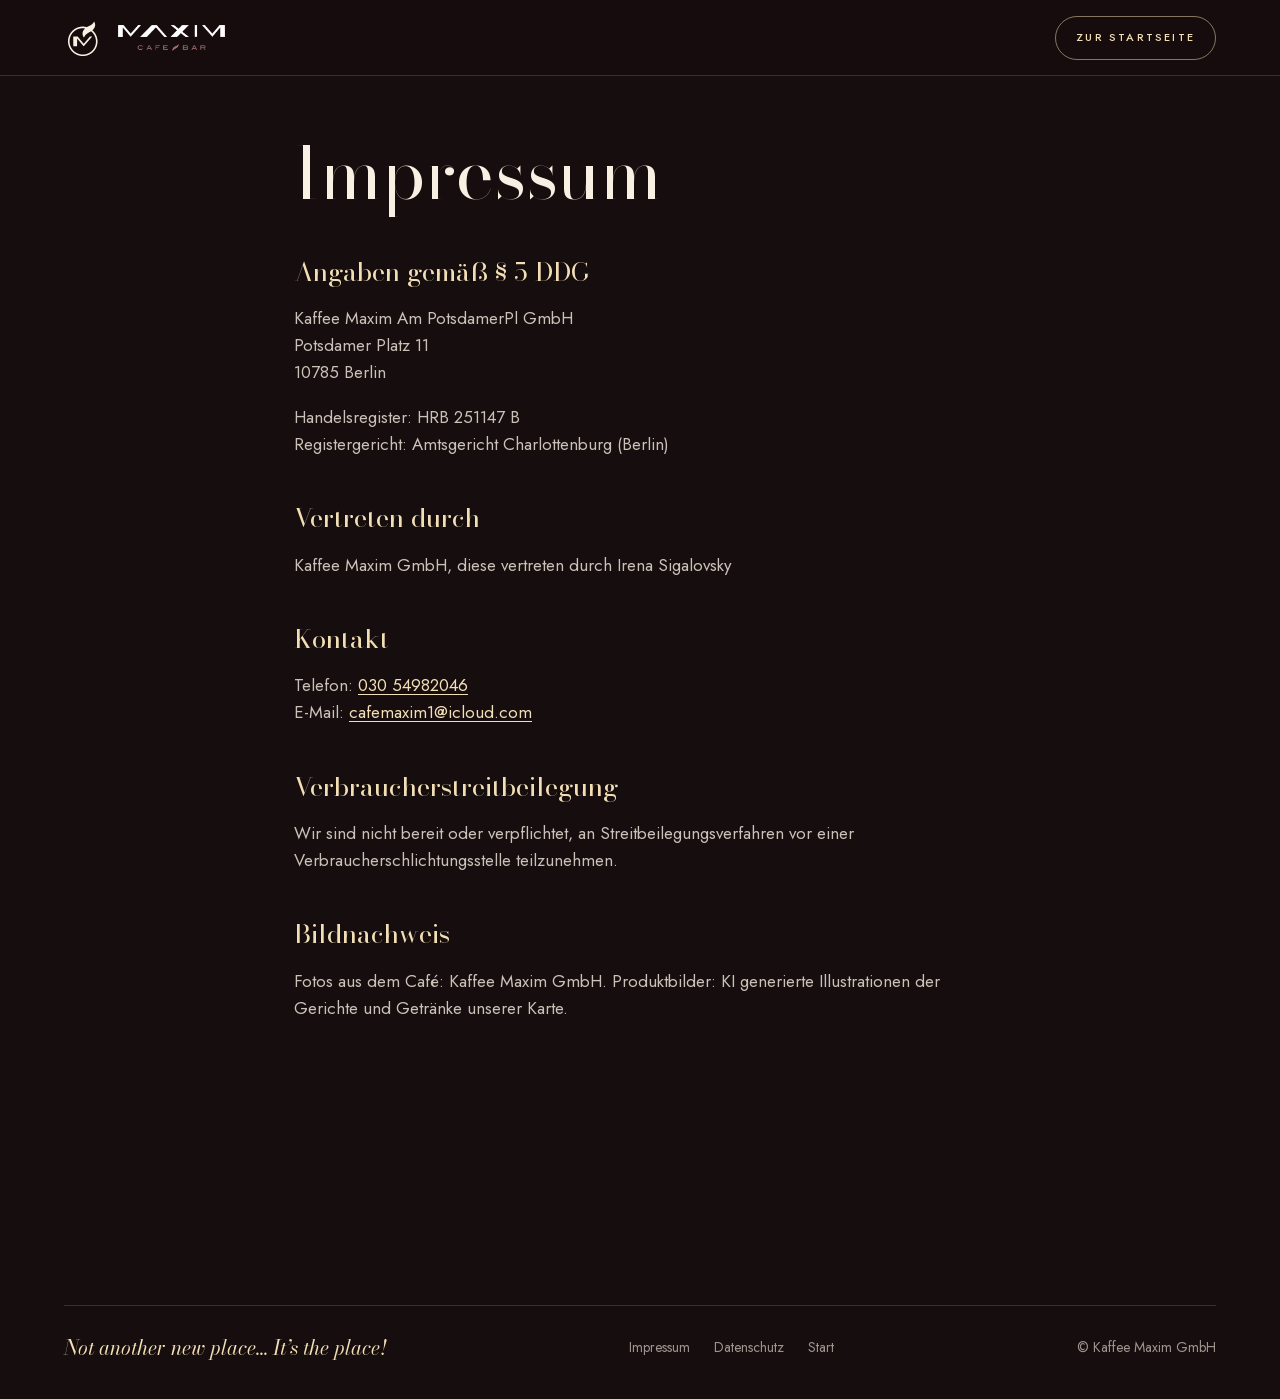
<file: potsdamer-platz/impressum.html>
<!doctype html>
<html lang="de">
<head>
<meta charset="utf-8">
<meta name="viewport" content="width=device-width, initial-scale=1, viewport-fit=cover">
<title>Impressum · Maxim Café & Bar</title>
<meta name="theme-color" content="#52222a">
<link rel="icon" href="assets/img/logo.svg?v=5" type="image/svg+xml">
<link rel="stylesheet" href="css/fonts.css?v=1">
<link rel="stylesheet" href="css/style.css?v=3">
</head>
<body>
<svg width="0" height="0" style="position:absolute" aria-hidden="true"><defs><symbol id="maxim-m" viewBox="0 0 100 100">
      <path class="m-ring" d="M75.62 9.23 L75.59 9.23 L75.49 9.30 L75.35 9.45 L75.14 9.68 L74.88 9.99 L74.56 10.38 L74.19 10.85 L73.76 11.40 L73.28 12.02 L72.83 12.59 L72.42 13.10 L72.04 13.56 L71.70 13.97 L71.39 14.32 L71.12 14.61 L70.89 14.85 L70.69 15.03 L70.51 15.19 L70.34 15.34 L70.18 15.48 L70.03 15.60 L69.90 15.70 L69.78 15.78 L69.67 15.85 L69.58 15.90 L69.48 15.96 L69.38 16.02 L69.28 16.10 L69.18 16.17 L69.07 16.26 L68.96 16.35 L68.85 16.45 L68.73 16.55 L68.59 16.67 L68.43 16.80 L68.23 16.94 L68.01 17.09 L67.76 17.26 L67.49 17.44 L67.18 17.63 L66.86 17.83 L66.45 18.07 L65.95 18.34 L65.38 18.65 L64.72 18.99 L63.98 19.37 L63.15 19.79 L62.24 20.24 L61.26 20.72 L60.38 21.15 L59.62 21.53 L58.97 21.85 L58.44 22.12 L58.02 22.34 L57.71 22.51 L57.52 22.62 L57.44 22.67 L57.36 22.72 L57.28 22.77 L57.21 22.80 L57.13 22.83 L57.05 22.84 L56.97 22.85 L56.89 22.86 L56.82 22.85 L56.70 22.83 L56.55 22.81 L56.35 22.77 L56.12 22.71 L55.86 22.65 L55.55 22.57 L55.21 22.49 L54.83 22.39 L54.49 22.30 L54.18 22.23 L53.90 22.17 L53.67 22.12 L53.47 22.08 L53.30 22.05 L53.17 22.04 L53.08 22.04 L52.99 22.04 L52.90 22.03 L52.82 22.02 L52.74 22.01 L52.66 21.99 L52.58 21.97 L52.51 21.95 L52.45 21.92 L52.37 21.90 L52.29 21.88 L52.20 21.86 L52.10 21.85 L52.00 21.83 L51.89 21.82 L51.77 21.82 L51.65 21.81 L51.53 21.80 L51.42 21.79 L51.31 21.78 L51.22 21.76 L51.13 21.74 L51.05 21.72 L50.97 21.70 L50.90 21.67 L50.77 21.65 L50.57 21.62 L50.31 21.60 L49.99 21.57 L49.60 21.54 L49.14 21.52 L48.62 21.49 L48.04 21.47 L47.52 21.45 L47.05 21.43 L46.65 21.42 L46.31 21.41 L46.02 21.41 L45.80 21.42 L45.64 21.43 L45.53 21.45 L45.42 21.46 L45.31 21.47 L45.19 21.48 L45.07 21.48 L44.94 21.48 L44.81 21.48 L44.67 21.48 L44.53 21.48 L44.39 21.48 L44.25 21.48 L44.10 21.49 L43.95 21.50 L43.80 21.52 L43.65 21.54 L43.49 21.57 L43.34 21.60 L43.17 21.63 L43.00 21.66 L42.82 21.68 L42.64 21.70 L42.44 21.73 L42.24 21.75 L42.03 21.76 L41.81 21.78 L41.59 21.80 L41.37 21.82 L41.16 21.85 L40.95 21.89 L40.73 21.93 L40.52 21.97 L40.31 22.02 L40.10 22.07 L39.91 22.11 L39.74 22.15 L39.59 22.18 L39.45 22.21 L39.34 22.23 L39.24 22.24 L39.16 22.25 L39.09 22.25 L39.00 22.26 L38.86 22.29 L38.70 22.32 L38.49 22.37 L38.25 22.44 L37.98 22.51 L37.67 22.60 L37.33 22.70 L37.02 22.78 L36.75 22.86 L36.51 22.92 L36.30 22.97 L36.14 23.01 L36.00 23.04 L35.91 23.06 L35.84 23.07 L35.75 23.08 L35.63 23.11 L35.47 23.16 L35.29 23.22 L35.07 23.29 L34.83 23.37 L34.55 23.47 L34.24 23.58 L33.92 23.70 L33.59 23.83 L33.24 23.97 L32.88 24.13 L32.50 24.30 L32.11 24.48 L31.71 24.67 L31.29 24.87 L30.92 25.05 L30.59 25.21 L30.30 25.35 L30.05 25.46 L29.85 25.55 L29.69 25.61 L29.58 25.66 L29.51 25.68 L29.40 25.72 L29.27 25.79 L29.10 25.88 L28.91 25.99 L28.68 26.13 L28.43 26.29 L28.14 26.48 L27.82 26.69 L27.54 26.87 L27.28 27.03 L27.06 27.17 L26.88 27.29 L26.72 27.38 L26.60 27.45 L26.51 27.49 L26.45 27.51 L26.34 27.57 L26.19 27.67 L25.98 27.82 L25.73 28.00 L25.42 28.22 L25.07 28.48 L24.66 28.79 L24.21 29.13 L23.77 29.47 L23.35 29.81 L22.93 30.15 L22.54 30.49 L22.15 30.82 L21.78 31.15 L21.42 31.48 L21.08 31.81 L20.77 32.11 L20.49 32.39 L20.25 32.63 L20.04 32.86 L19.86 33.05 L19.71 33.22 L19.60 33.36 L19.52 33.47 L19.44 33.59 L19.36 33.70 L19.27 33.80 L19.18 33.91 L19.08 34.01 L18.99 34.11 L18.89 34.20 L18.78 34.30 L18.67 34.40 L18.57 34.52 L18.45 34.64 L18.34 34.78 L18.22 34.92 L18.10 35.08 L17.98 35.24 L17.85 35.42 L17.74 35.58 L17.63 35.73 L17.53 35.86 L17.43 35.98 L17.35 36.08 L17.27 36.17 L17.20 36.24 L17.14 36.30 L17.06 36.38 L16.97 36.48 L16.87 36.61 L16.76 36.76 L16.63 36.94 L16.49 37.14 L16.33 37.36 L16.17 37.60 L16.01 37.84 L15.85 38.08 L15.71 38.31 L15.57 38.54 L15.44 38.77 L15.32 38.99 L15.20 39.21 L15.09 39.42 L14.99 39.61 L14.90 39.79 L14.81 39.94 L14.74 40.07 L14.67 40.18 L14.61 40.28 L14.56 40.35 L14.52 40.40 L14.46 40.50 L14.37 40.66 L14.26 40.86 L14.13 41.12 L13.97 41.42 L13.79 41.78 L13.59 42.19 L13.37 42.65 L13.14 43.15 L12.91 43.70 L12.68 44.29 L12.44 44.93 L12.20 45.61 L11.96 46.34 L11.71 47.11 L11.46 47.93 L11.24 48.66 L11.05 49.30 L10.90 49.86 L10.77 50.32 L10.68 50.70 L10.61 50.99 L10.58 51.19 L10.58 51.31 L10.58 51.42 L10.57 51.52 L10.56 51.62 L10.55 51.72 L10.53 51.81 L10.51 51.90 L10.49 51.98 L10.47 52.06 L10.44 52.14 L10.42 52.22 L10.41 52.31 L10.39 52.40 L10.38 52.49 L10.38 52.58 L10.38 52.68 L10.38 52.78 L10.37 52.87 L10.37 52.97 L10.36 53.06 L10.34 53.14 L10.33 53.22 L10.31 53.30 L10.28 53.38 L10.26 53.45 L10.23 53.55 L10.21 53.67 L10.20 53.81 L10.18 53.98 L10.17 54.17 L10.16 54.38 L10.15 54.62 L10.14 54.88 L10.14 55.12 L10.12 55.33 L10.11 55.52 L10.10 55.69 L10.08 55.83 L10.06 55.95 L10.03 56.05 L10.01 56.12 L9.98 56.21 L9.96 56.33 L9.95 56.47 L9.93 56.63 L9.92 56.81 L9.91 57.01 L9.90 57.23 L9.89 57.48 L9.89 57.70 L9.89 57.90 L9.90 58.07 L9.90 58.22 L9.92 58.35 L9.93 58.45 L9.95 58.53 L9.97 58.59 L9.99 58.67 L10.00 58.77 L10.01 58.90 L10.01 59.04 L10.01 59.21 L10.01 59.40 L10.01 59.61 L9.99 59.85 L9.99 60.07 L9.99 60.28 L10.00 60.48 L10.01 60.67 L10.03 60.85 L10.06 61.02 L10.09 61.18 L10.12 61.32 L10.15 61.46 L10.18 61.60 L10.20 61.73 L10.22 61.86 L10.24 61.98 L10.25 62.10 L10.25 62.22 L10.25 62.33 L10.26 62.45 L10.27 62.60 L10.29 62.76 L10.32 62.95 L10.35 63.15 L10.39 63.36 L10.43 63.60 L10.48 63.86 L10.53 64.10 L10.57 64.34 L10.61 64.56 L10.65 64.78 L10.68 64.99 L10.70 65.18 L10.72 65.37 L10.74 65.55 L10.76 65.71 L10.78 65.86 L10.80 66.00 L10.83 66.12 L10.85 66.24 L10.89 66.34 L10.92 66.42 L10.96 66.49 L11.00 66.61 L11.06 66.77 L11.12 66.98 L11.19 67.22 L11.27 67.51 L11.37 67.85 L11.47 68.23 L11.58 68.65 L11.69 69.06 L11.80 69.46 L11.92 69.86 L12.05 70.24 L12.17 70.61 L12.30 70.97 L12.43 71.33 L12.57 71.67 L12.71 72.02 L12.85 72.37 L13.01 72.71 L13.16 73.07 L13.32 73.42 L13.49 73.78 L13.66 74.13 L13.84 74.49 L14.03 74.86 L14.23 75.24 L14.44 75.63 L14.66 76.03 L14.90 76.45 L15.15 76.87 L15.41 77.30 L15.68 77.74 L15.95 78.18 L16.23 78.61 L16.52 79.03 L16.81 79.44 L17.11 79.85 L17.41 80.25 L17.72 80.64 L18.03 81.03 L18.36 81.42 L18.70 81.81 L19.05 82.22 L19.42 82.63 L19.80 83.04 L20.19 83.46 L20.60 83.89 L21.02 84.32 L21.43 84.73 L21.82 85.11 L22.19 85.47 L22.55 85.80 L22.89 86.11 L23.21 86.39 L23.52 86.65 L23.81 86.89 L24.12 87.13 L24.46 87.38 L24.81 87.65 L25.18 87.92 L25.57 88.20 L25.99 88.49 L26.42 88.78 L26.87 89.09 L27.33 89.39 L27.79 89.68 L28.26 89.97 L28.74 90.24 L29.22 90.51 L29.70 90.77 L30.19 91.02 L30.68 91.27 L31.17 91.50 L31.65 91.73 L32.12 91.94 L32.59 92.15 L33.04 92.35 L33.49 92.53 L33.93 92.71 L34.36 92.88 L34.75 93.02 L35.09 93.15 L35.38 93.25 L35.63 93.34 L35.83 93.41 L35.99 93.45 L36.09 93.48 L36.16 93.48 L36.26 93.50 L36.42 93.54 L36.61 93.58 L36.86 93.65 L37.14 93.72 L37.47 93.81 L37.85 93.92 L38.27 94.04 L38.66 94.14 L39.01 94.24 L39.32 94.31 L39.60 94.38 L39.84 94.42 L40.04 94.46 L40.21 94.48 L40.34 94.48 L40.46 94.49 L40.57 94.50 L40.68 94.51 L40.77 94.53 L40.86 94.55 L40.94 94.57 L41.01 94.59 L41.07 94.62 L41.14 94.64 L41.21 94.66 L41.28 94.68 L41.36 94.69 L41.44 94.70 L41.53 94.71 L41.62 94.71 L41.71 94.71 L41.80 94.71 L41.89 94.72 L41.98 94.73 L42.06 94.74 L42.13 94.76 L42.21 94.78 L42.28 94.80 L42.35 94.83 L42.44 94.85 L42.56 94.87 L42.70 94.89 L42.87 94.91 L43.07 94.93 L43.29 94.94 L43.53 94.95 L43.80 94.96 L44.05 94.98 L44.27 94.99 L44.46 95.01 L44.62 95.02 L44.77 95.04 L44.88 95.07 L44.97 95.09 L45.03 95.12 L45.10 95.14 L45.16 95.15 L45.23 95.16 L45.31 95.16 L45.38 95.16 L45.46 95.15 L45.54 95.14 L45.62 95.11 L45.74 95.10 L45.90 95.09 L46.08 95.08 L46.30 95.08 L46.56 95.08 L46.85 95.09 L47.17 95.10 L47.53 95.11 L47.85 95.12 L48.13 95.13 L48.37 95.14 L48.56 95.14 L48.72 95.13 L48.83 95.12 L48.90 95.11 L48.93 95.10 L49.02 95.08 L49.17 95.06 L49.37 95.03 L49.63 95.00 L49.95 94.97 L50.32 94.93 L50.76 94.90 L51.24 94.85 L51.74 94.80 L52.25 94.74 L52.76 94.67 L53.28 94.59 L53.81 94.50 L54.35 94.40 L54.89 94.29 L55.44 94.17 L55.98 94.05 L56.50 93.92 L57.01 93.79 L57.51 93.66 L57.99 93.52 L58.45 93.38 L58.91 93.24 L59.34 93.09 L59.75 92.96 L60.11 92.83 L60.44 92.70 L60.74 92.59 L60.99 92.48 L61.22 92.38 L61.40 92.29 L61.55 92.21 L61.72 92.12 L61.90 92.03 L62.09 91.94 L62.30 91.84 L62.52 91.74 L62.76 91.64 L63.01 91.53 L63.28 91.42 L63.56 91.30 L63.85 91.17 L64.15 91.02 L64.47 90.86 L64.80 90.68 L65.15 90.49 L65.50 90.29 L65.87 90.08 L66.24 89.86 L66.61 89.63 L66.99 89.40 L67.36 89.16 L67.73 88.92 L68.10 88.66 L68.48 88.40 L68.85 88.14 L69.21 87.88 L69.53 87.64 L69.83 87.41 L70.11 87.19 L70.37 86.98 L70.60 86.78 L70.80 86.59 L70.99 86.41 L71.16 86.25 L71.31 86.10 L71.46 85.97 L71.59 85.86 L71.71 85.76 L71.82 85.68 L71.92 85.61 L72.00 85.56 L72.08 85.50 L72.15 85.45 L72.23 85.39 L72.29 85.32 L72.36 85.26 L72.42 85.19 L72.47 85.12 L72.53 85.05 L72.60 84.95 L72.70 84.84 L72.83 84.70 L72.98 84.54 L73.15 84.36 L73.34 84.16 L73.57 83.93 L73.81 83.69 L74.06 83.43 L74.31 83.17 L74.56 82.89 L74.82 82.59 L75.08 82.29 L75.35 81.98 L75.61 81.65 L75.89 81.31 L76.15 80.97 L76.41 80.63 L76.67 80.30 L76.92 79.96 L77.16 79.63 L77.40 79.29 L77.64 78.96 L77.86 78.62 L78.09 78.29 L78.30 77.97 L78.51 77.64 L78.70 77.32 L78.89 77.01 L79.08 76.69 L79.25 76.38 L79.42 76.08 L79.58 75.77 L79.74 75.46 L79.90 75.16 L80.05 74.85 L80.20 74.55 L80.35 74.25 L80.49 73.94 L80.63 73.64 L80.76 73.36 L80.88 73.09 L80.99 72.84 L81.08 72.61 L81.17 72.39 L81.24 72.20 L81.31 72.02 L81.36 71.86 L81.41 71.71 L81.46 71.57 L81.50 71.45 L81.55 71.33 L81.59 71.24 L81.63 71.15 L81.67 71.07 L81.71 71.01 L81.74 70.95 L81.77 70.89 L81.79 70.83 L81.81 70.77 L81.83 70.72 L81.84 70.66 L81.85 70.61 L81.86 70.56 L81.87 70.50 L81.88 70.44 L81.90 70.37 L81.92 70.29 L81.95 70.21 L81.98 70.12 L82.02 70.03 L82.06 69.93 L82.10 69.84 L82.13 69.75 L82.16 69.67 L82.18 69.59 L82.19 69.52 L82.20 69.46 L82.21 69.40 L82.21 69.35 L82.21 69.29 L82.22 69.23 L82.24 69.16 L82.26 69.08 L82.29 69.00 L82.32 68.91 L82.35 68.82 L82.40 68.72 L82.44 68.61 L82.47 68.50 L82.51 68.38 L82.54 68.25 L82.57 68.11 L82.60 67.96 L82.63 67.81 L82.66 67.65 L82.69 67.49 L82.72 67.33 L82.75 67.18 L82.79 67.03 L82.83 66.88 L82.87 66.73 L82.91 66.59 L82.96 66.45 L83.01 66.30 L83.05 66.15 L83.09 65.99 L83.12 65.83 L83.16 65.66 L83.19 65.48 L83.22 65.30 L83.24 65.11 L83.27 64.95 L83.29 64.79 L83.32 64.66 L83.34 64.55 L83.36 64.45 L83.38 64.37 L83.41 64.31 L83.43 64.27 L83.45 64.21 L83.46 64.14 L83.48 64.06 L83.49 63.95 L83.50 63.84 L83.51 63.71 L83.52 63.56 L83.52 63.40 L83.53 63.25 L83.54 63.12 L83.55 63.00 L83.56 62.90 L83.58 62.82 L83.60 62.74 L83.61 62.69 L83.64 62.65 L83.66 62.52 L83.68 62.31 L83.70 62.02 L83.72 61.65 L83.74 61.20 L83.76 60.66 L83.78 60.04 L83.80 59.34 L83.82 58.71 L83.83 58.17 L83.83 57.71 L83.83 57.34 L83.83 57.04 L83.82 56.83 L83.80 56.69 L83.78 56.64 L83.76 56.58 L83.75 56.51 L83.74 56.43 L83.73 56.33 L83.73 56.23 L83.72 56.12 L83.73 56.00 L83.73 55.87 L83.73 55.75 L83.73 55.64 L83.73 55.53 L83.72 55.44 L83.71 55.35 L83.69 55.27 L83.68 55.20 L83.66 55.14 L83.64 55.07 L83.62 55.00 L83.61 54.93 L83.61 54.86 L83.60 54.78 L83.60 54.71 L83.60 54.62 L83.61 54.54 L83.61 54.44 L83.60 54.32 L83.60 54.19 L83.58 54.04 L83.56 53.87 L83.54 53.69 L83.52 53.48 L83.48 53.27 L83.44 53.00 L83.38 52.70 L83.32 52.36 L83.24 51.97 L83.14 51.54 L83.04 51.06 L82.92 50.55 L82.79 49.99 L82.66 49.45 L82.52 48.92 L82.38 48.41 L82.24 47.92 L82.09 47.44 L81.94 46.98 L81.79 46.53 L81.63 46.10 L81.47 45.67 L81.31 45.25 L81.15 44.84 L80.99 44.43 L80.82 44.03 L80.65 43.64 L80.48 43.25 L80.31 42.87 L80.13 42.49 L79.94 42.11 L79.75 41.72 L79.55 41.34 L79.34 40.95 L79.13 40.56 L78.91 40.17 L78.68 39.78 L78.45 39.41 L78.23 39.05 L78.01 38.71 L77.79 38.38 L77.57 38.07 L77.36 37.77 L77.15 37.49 L76.94 37.22 L76.74 36.97 L76.57 36.74 L76.41 36.52 L76.26 36.32 L76.13 36.14 L76.02 35.97 L75.92 35.82 L75.83 35.68 L75.72 35.52 L75.57 35.33 L75.40 35.10 L75.19 34.85 L74.95 34.58 L74.68 34.27 L74.38 33.93 L74.04 33.57 L73.72 33.22 L73.42 32.90 L73.13 32.60 L72.86 32.32 L72.60 32.07 L72.36 31.83 L72.13 31.62 L71.91 31.42 L71.73 31.25 L71.57 31.10 L71.44 30.97 L71.33 30.86 L71.26 30.76 L71.21 30.69 L71.18 30.64 L71.19 30.61 L71.23 30.54 L71.31 30.44 L71.43 30.29 L71.59 30.11 L71.78 29.90 L72.01 29.64 L72.28 29.35 L72.59 29.02 L72.88 28.70 L73.16 28.39 L73.43 28.08 L73.68 27.78 L73.92 27.49 L74.15 27.21 L74.36 26.93 L74.56 26.66 L74.75 26.39 L74.93 26.12 L75.11 25.86 L75.28 25.60 L75.45 25.34 L75.61 25.09 L75.76 24.83 L75.91 24.58 L76.05 24.32 L76.20 24.04 L76.34 23.75 L76.48 23.44 L76.63 23.12 L76.77 22.78 L76.91 22.43 L77.05 22.07 L77.17 21.74 L77.28 21.43 L77.37 21.17 L77.44 20.93 L77.49 20.72 L77.52 20.55 L77.54 20.41 L77.54 20.30 L77.54 20.19 L77.55 20.09 L77.56 20.00 L77.57 19.91 L77.59 19.82 L77.61 19.74 L77.63 19.66 L77.66 19.59 L77.68 19.47 L77.71 19.31 L77.73 19.10 L77.74 18.85 L77.76 18.56 L77.77 18.22 L77.79 17.84 L77.80 17.41 L77.80 17.01 L77.80 16.65 L77.79 16.31 L77.78 16.00 L77.76 15.73 L77.74 15.48 L77.71 15.26 L77.67 15.07 L77.62 14.85 L77.56 14.60 L77.48 14.32 L77.39 14.00 L77.28 13.65 L77.16 13.26 L77.03 12.85 L76.89 12.40 L76.76 12.00 L76.65 11.66 L76.56 11.36 L76.48 11.11 L76.43 10.91 L76.39 10.77 L76.38 10.67 L76.38 10.62 L76.37 10.56 L76.35 10.49 L76.32 10.40 L76.28 10.30 L76.23 10.19 L76.17 10.07 L76.10 9.93 L76.02 9.78 L75.95 9.65 L75.88 9.53 L75.82 9.43 L75.76 9.36 L75.71 9.30 L75.66 9.26Z M47.54 25.49 L48.04 25.51 L48.51 25.54 L48.93 25.56 L49.32 25.60 L49.68 25.63 L49.99 25.67 L50.28 25.72 L50.52 25.77 L50.73 25.82 L50.93 25.86 L51.11 25.90 L51.28 25.94 L51.45 25.97 L51.60 25.99 L51.73 26.01 L51.86 26.02 L51.97 26.02 L52.08 26.03 L52.17 26.04 L52.25 26.05 L52.32 26.06 L52.37 26.08 L52.42 26.10 L52.45 26.11 L52.47 26.14 L52.49 26.16 L52.50 26.18 L52.50 26.21 L52.51 26.24 L52.50 26.27 L52.50 26.30 L52.49 26.34 L52.47 26.37 L52.45 26.41 L52.42 26.45 L52.38 26.50 L52.33 26.54 L52.28 26.59 L52.21 26.65 L52.14 26.70 L52.07 26.76 L51.97 26.84 L51.86 26.94 L51.73 27.07 L51.58 27.23 L51.42 27.41 L51.24 27.61 L51.04 27.83 L50.83 28.08 L50.62 28.34 L50.41 28.60 L50.21 28.86 L50.01 29.12 L49.81 29.39 L49.62 29.67 L49.43 29.94 L49.24 30.22 L49.06 30.50 L48.89 30.77 L48.72 31.03 L48.57 31.29 L48.42 31.54 L48.28 31.79 L48.15 32.03 L48.02 32.26 L47.90 32.51 L47.77 32.76 L47.65 33.02 L47.53 33.30 L47.42 33.58 L47.30 33.87 L47.18 34.18 L47.07 34.49 L46.96 34.78 L46.87 35.04 L46.79 35.28 L46.72 35.49 L46.66 35.68 L46.61 35.85 L46.58 35.98 L46.55 36.10 L46.53 36.27 L46.50 36.50 L46.48 36.78 L46.46 37.12 L46.45 37.52 L46.43 37.98 L46.42 38.49 L46.41 39.05 L46.41 39.57 L46.41 40.04 L46.41 40.46 L46.42 40.84 L46.44 41.16 L46.46 41.44 L46.48 41.66 L46.52 41.84 L46.55 42.02 L46.60 42.21 L46.64 42.40 L46.70 42.60 L46.76 42.80 L46.83 43.01 L46.90 43.22 L46.98 43.44 L47.08 43.70 L47.20 44.00 L47.34 44.34 L47.50 44.72 L47.69 45.14 L47.90 45.60 L48.12 46.10 L48.38 46.65 L48.60 47.12 L48.79 47.53 L48.95 47.88 L49.09 48.16 L49.20 48.38 L49.27 48.53 L49.32 48.61 L49.34 48.64 L49.37 48.65 L49.40 48.66 L49.43 48.67 L49.47 48.67 L49.52 48.67 L49.56 48.66 L49.62 48.65 L49.67 48.64 L49.75 48.58 L49.85 48.48 L49.98 48.33 L50.12 48.14 L50.28 47.91 L50.47 47.63 L50.68 47.31 L50.91 46.94 L51.12 46.60 L51.32 46.28 L51.50 45.97 L51.67 45.69 L51.82 45.43 L51.95 45.19 L52.07 44.97 L52.18 44.78 L52.28 44.58 L52.40 44.39 L52.51 44.21 L52.63 44.02 L52.75 43.85 L52.87 43.67 L53.00 43.50 L53.13 43.33 L53.28 43.15 L53.45 42.95 L53.64 42.74 L53.86 42.51 L54.09 42.27 L54.35 42.01 L54.62 41.73 L54.92 41.44 L55.22 41.15 L55.52 40.87 L55.83 40.60 L56.13 40.33 L56.44 40.07 L56.76 39.81 L57.07 39.56 L57.39 39.32 L57.69 39.09 L57.98 38.87 L58.26 38.67 L58.53 38.49 L58.78 38.33 L59.02 38.17 L59.25 38.04 L59.46 37.92 L59.67 37.80 L59.87 37.68 L60.07 37.56 L60.26 37.44 L60.45 37.32 L60.63 37.20 L60.81 37.08 L60.98 36.96 L61.22 36.81 L61.51 36.63 L61.87 36.42 L62.29 36.18 L62.78 35.91 L63.33 35.61 L63.93 35.28 L64.61 34.92 L65.20 34.60 L65.72 34.32 L66.15 34.08 L66.51 33.88 L66.79 33.72 L67.00 33.60 L67.12 33.52 L67.17 33.48 L67.22 33.44 L67.26 33.41 L67.31 33.38 L67.35 33.35 L67.39 33.33 L67.44 33.31 L67.48 33.30 L67.52 33.29 L67.57 33.28 L67.62 33.29 L67.68 33.30 L67.74 33.32 L67.81 33.34 L67.88 33.37 L67.96 33.41 L68.04 33.46 L68.12 33.51 L68.19 33.56 L68.26 33.61 L68.32 33.65 L68.37 33.71 L68.42 33.76 L68.46 33.81 L68.50 33.86 L68.54 33.92 L68.60 33.98 L68.67 34.04 L68.74 34.11 L68.83 34.18 L68.92 34.25 L69.03 34.33 L69.14 34.42 L69.29 34.54 L69.46 34.70 L69.67 34.90 L69.90 35.13 L70.17 35.41 L70.47 35.72 L70.80 36.08 L71.16 36.47 L71.51 36.86 L71.85 37.25 L72.19 37.65 L72.52 38.05 L72.84 38.45 L73.15 38.85 L73.46 39.26 L73.75 39.66 L74.05 40.08 L74.34 40.52 L74.63 40.97 L74.91 41.43 L75.20 41.91 L75.48 42.40 L75.76 42.91 L76.03 43.43 L76.30 43.94 L76.54 44.44 L76.78 44.92 L77.00 45.40 L77.21 45.87 L77.40 46.32 L77.58 46.76 L77.75 47.20 L77.91 47.64 L78.07 48.09 L78.22 48.55 L78.37 49.02 L78.51 49.50 L78.65 49.99 L78.79 50.49 L78.92 51.01 L79.03 51.46 L79.13 51.86 L79.21 52.20 L79.27 52.48 L79.32 52.71 L79.35 52.88 L79.36 52.99 L79.35 53.05 L79.35 53.13 L79.36 53.25 L79.38 53.39 L79.40 53.56 L79.43 53.76 L79.47 53.98 L79.52 54.23 L79.57 54.52 L79.61 54.78 L79.65 55.04 L79.68 55.28 L79.71 55.50 L79.73 55.72 L79.74 55.92 L79.75 56.10 L79.75 56.27 L79.75 56.43 L79.76 56.56 L79.76 56.68 L79.77 56.79 L79.78 56.87 L79.79 56.94 L79.80 56.98 L79.82 57.02 L79.83 57.08 L79.84 57.17 L79.85 57.30 L79.85 57.45 L79.85 57.64 L79.85 57.86 L79.84 58.11 L79.83 58.39 L79.82 58.64 L79.82 58.87 L79.82 59.07 L79.83 59.24 L79.83 59.38 L79.85 59.49 L79.86 59.58 L79.89 59.63 L79.90 59.69 L79.91 59.76 L79.91 59.83 L79.91 59.90 L79.90 59.98 L79.89 60.06 L79.87 60.14 L79.84 60.23 L79.82 60.34 L79.80 60.47 L79.78 60.62 L79.76 60.79 L79.75 60.98 L79.74 61.19 L79.73 61.42 L79.73 61.67 L79.72 61.91 L79.70 62.15 L79.68 62.37 L79.65 62.60 L79.62 62.81 L79.59 63.02 L79.54 63.22 L79.50 63.41 L79.46 63.59 L79.42 63.76 L79.39 63.92 L79.37 64.06 L79.35 64.20 L79.34 64.32 L79.33 64.43 L79.33 64.53 L79.32 64.68 L79.29 64.87 L79.24 65.11 L79.18 65.40 L79.11 65.74 L79.02 66.12 L78.91 66.55 L78.79 67.03 L78.67 67.51 L78.54 67.97 L78.40 68.44 L78.25 68.90 L78.10 69.35 L77.94 69.80 L77.77 70.24 L77.60 70.68 L77.43 71.10 L77.27 71.50 L77.11 71.88 L76.95 72.24 L76.79 72.59 L76.64 72.92 L76.49 73.23 L76.34 73.52 L76.19 73.82 L76.03 74.12 L75.87 74.42 L75.70 74.73 L75.52 75.05 L75.33 75.37 L75.14 75.69 L74.94 76.02 L74.74 76.35 L74.53 76.67 L74.31 77.00 L74.08 77.32 L73.85 77.65 L73.60 77.97 L73.36 78.30 L73.10 78.62 L72.86 78.92 L72.63 79.20 L72.41 79.46 L72.21 79.69 L72.02 79.90 L71.84 80.09 L71.68 80.26 L71.53 80.41 L71.38 80.55 L71.23 80.71 L71.09 80.86 L70.94 81.02 L70.80 81.17 L70.66 81.34 L70.53 81.50 L70.39 81.67 L70.24 81.84 L70.07 82.03 L69.88 82.23 L69.67 82.43 L69.44 82.65 L69.20 82.87 L68.93 83.11 L68.65 83.35 L68.39 83.58 L68.14 83.78 L67.92 83.96 L67.71 84.13 L67.52 84.27 L67.35 84.40 L67.19 84.50 L67.06 84.58 L66.93 84.66 L66.81 84.74 L66.70 84.82 L66.60 84.90 L66.51 84.97 L66.42 85.04 L66.35 85.11 L66.28 85.18 L66.20 85.25 L66.11 85.33 L66.01 85.41 L65.90 85.50 L65.77 85.59 L65.64 85.68 L65.49 85.78 L65.34 85.89 L65.19 85.98 L65.06 86.06 L64.94 86.14 L64.82 86.20 L64.72 86.25 L64.63 86.29 L64.55 86.32 L64.49 86.34 L64.42 86.37 L64.36 86.39 L64.31 86.42 L64.26 86.45 L64.21 86.48 L64.16 86.51 L64.12 86.54 L64.09 86.58 L64.04 86.62 L63.98 86.66 L63.92 86.70 L63.84 86.75 L63.76 86.79 L63.66 86.84 L63.56 86.89 L63.44 86.94 L63.34 86.99 L63.24 87.04 L63.15 87.09 L63.07 87.14 L63.00 87.18 L62.93 87.23 L62.88 87.27 L62.83 87.31 L62.78 87.35 L62.73 87.39 L62.68 87.42 L62.63 87.45 L62.58 87.47 L62.52 87.49 L62.47 87.51 L62.41 87.53 L62.33 87.56 L62.22 87.61 L62.08 87.67 L61.92 87.75 L61.73 87.84 L61.52 87.95 L61.28 88.08 L61.01 88.22 L60.73 88.36 L60.43 88.50 L60.11 88.64 L59.77 88.79 L59.42 88.93 L59.05 89.07 L58.66 89.22 L58.26 89.36 L57.86 89.50 L57.47 89.63 L57.10 89.76 L56.73 89.88 L56.37 89.99 L56.02 90.09 L55.68 90.18 L55.36 90.27 L55.01 90.36 L54.65 90.45 L54.27 90.53 L53.88 90.61 L53.47 90.70 L53.05 90.78 L52.60 90.86 L52.15 90.93 L51.73 91.00 L51.35 91.06 L51.01 91.11 L50.72 91.15 L50.46 91.18 L50.24 91.20 L50.07 91.21 L49.93 91.21 L49.81 91.21 L49.70 91.21 L49.60 91.22 L49.51 91.23 L49.44 91.24 L49.38 91.25 L49.33 91.26 L49.29 91.28 L49.24 91.29 L49.16 91.30 L49.07 91.31 L48.96 91.32 L48.83 91.32 L48.68 91.32 L48.51 91.32 L48.32 91.31 L48.15 91.31 L48.00 91.31 L47.87 91.31 L47.76 91.32 L47.67 91.32 L47.59 91.33 L47.54 91.35 L47.50 91.36 L47.41 91.37 L47.27 91.38 L47.08 91.38 L46.83 91.38 L46.53 91.37 L46.18 91.36 L45.77 91.34 L45.31 91.32 L44.91 91.30 L44.55 91.28 L44.25 91.26 L44.00 91.24 L43.80 91.22 L43.66 91.20 L43.56 91.18 L43.52 91.16 L43.46 91.14 L43.39 91.12 L43.31 91.11 L43.20 91.09 L43.09 91.08 L42.96 91.07 L42.81 91.07 L42.65 91.06 L42.50 91.05 L42.36 91.04 L42.24 91.03 L42.13 91.01 L42.03 90.99 L41.94 90.97 L41.86 90.95 L41.80 90.92 L41.72 90.90 L41.62 90.87 L41.50 90.84 L41.36 90.81 L41.20 90.78 L41.02 90.75 L40.82 90.72 L40.60 90.69 L40.40 90.66 L40.21 90.63 L40.04 90.59 L39.88 90.55 L39.74 90.52 L39.61 90.48 L39.51 90.44 L39.41 90.40 L39.31 90.36 L39.20 90.32 L39.08 90.28 L38.95 90.24 L38.81 90.21 L38.66 90.17 L38.50 90.14 L38.33 90.11 L38.14 90.06 L37.91 90.01 L37.65 89.93 L37.35 89.85 L37.03 89.75 L36.68 89.63 L36.29 89.51 L35.88 89.37 L35.44 89.21 L35.00 89.04 L34.54 88.85 L34.07 88.64 L33.59 88.42 L33.09 88.18 L32.58 87.93 L32.05 87.66 L31.55 87.39 L31.07 87.14 L30.62 86.89 L30.20 86.66 L29.80 86.43 L29.43 86.21 L29.08 86.00 L28.76 85.79 L28.45 85.60 L28.15 85.40 L27.87 85.21 L27.60 85.03 L27.35 84.85 L27.10 84.67 L26.88 84.50 L26.66 84.33 L26.44 84.15 L26.20 83.96 L25.95 83.75 L25.69 83.52 L25.42 83.29 L25.14 83.03 L24.84 82.77 L24.53 82.48 L24.23 82.20 L23.93 81.91 L23.64 81.62 L23.34 81.32 L23.06 81.02 L22.77 80.71 L22.49 80.41 L22.22 80.09 L21.95 79.79 L21.69 79.48 L21.43 79.18 L21.19 78.89 L20.95 78.60 L20.72 78.31 L20.50 78.03 L20.29 77.76 L20.09 77.49 L19.90 77.24 L19.73 76.99 L19.57 76.76 L19.43 76.53 L19.29 76.32 L19.18 76.12 L19.07 75.92 L18.97 75.74 L18.87 75.56 L18.77 75.39 L18.67 75.23 L18.57 75.08 L18.48 74.93 L18.38 74.79 L18.29 74.66 L18.20 74.54 L18.13 74.43 L18.07 74.34 L18.02 74.25 L17.97 74.17 L17.94 74.10 L17.92 74.04 L17.91 74.00 L17.88 73.91 L17.82 73.78 L17.75 73.62 L17.65 73.41 L17.53 73.17 L17.38 72.88 L17.22 72.56 L17.03 72.19 L16.85 71.84 L16.69 71.50 L16.53 71.17 L16.39 70.85 L16.25 70.54 L16.12 70.24 L16.01 69.95 L15.91 69.67 L15.80 69.38 L15.69 69.07 L15.59 68.74 L15.48 68.40 L15.37 68.04 L15.25 67.66 L15.14 67.27 L15.03 66.86 L14.92 66.47 L14.83 66.12 L14.76 65.79 L14.69 65.50 L14.64 65.23 L14.60 64.99 L14.57 64.78 L14.55 64.60 L14.53 64.41 L14.51 64.22 L14.48 64.02 L14.45 63.82 L14.41 63.62 L14.37 63.41 L14.32 63.19 L14.27 62.97 L14.22 62.75 L14.18 62.51 L14.14 62.27 L14.10 62.03 L14.07 61.77 L14.05 61.51 L14.03 61.24 L14.01 60.97 L14.00 60.72 L13.98 60.50 L13.97 60.32 L13.95 60.16 L13.93 60.04 L13.92 59.94 L13.90 59.87 L13.89 59.84 L13.88 59.73 L13.87 59.55 L13.86 59.31 L13.86 58.99 L13.87 58.61 L13.88 58.15 L13.89 57.63 L13.90 57.04 L13.92 56.49 L13.95 56.01 L13.97 55.57 L14.01 55.18 L14.04 54.85 L14.08 54.57 L14.12 54.34 L14.17 54.16 L14.21 53.99 L14.25 53.81 L14.28 53.64 L14.30 53.47 L14.33 53.31 L14.34 53.14 L14.35 52.98 L14.36 52.82 L14.37 52.66 L14.38 52.51 L14.40 52.36 L14.42 52.22 L14.45 52.09 L14.48 51.96 L14.52 51.83 L14.56 51.71 L14.61 51.55 L14.67 51.36 L14.73 51.13 L14.79 50.86 L14.87 50.56 L14.95 50.21 L15.04 49.83 L15.13 49.42 L15.22 49.02 L15.32 48.64 L15.41 48.28 L15.51 47.95 L15.60 47.63 L15.69 47.33 L15.79 47.05 L15.88 46.79 L15.99 46.50 L16.11 46.20 L16.25 45.88 L16.40 45.53 L16.56 45.16 L16.74 44.77 L16.94 44.36 L17.15 43.93 L17.35 43.52 L17.54 43.14 L17.74 42.78 L17.92 42.44 L18.10 42.13 L18.27 41.84 L18.44 41.58 L18.60 41.34 L18.74 41.12 L18.87 40.93 L18.98 40.76 L19.07 40.62 L19.14 40.50 L19.19 40.41 L19.22 40.34 L19.24 40.29 L19.28 40.21 L19.35 40.09 L19.45 39.94 L19.58 39.75 L19.74 39.53 L19.92 39.27 L20.13 38.98 L20.37 38.65 L20.60 38.34 L20.84 38.04 L21.06 37.75 L21.28 37.49 L21.50 37.23 L21.71 36.99 L21.92 36.77 L22.12 36.56 L22.30 36.37 L22.46 36.21 L22.60 36.06 L22.71 35.93 L22.81 35.82 L22.88 35.74 L22.92 35.67 L22.95 35.62 L23.01 35.55 L23.09 35.46 L23.20 35.35 L23.35 35.21 L23.52 35.06 L23.72 34.88 L23.95 34.67 L24.21 34.45 L24.45 34.25 L24.65 34.07 L24.83 33.90 L24.98 33.76 L25.11 33.64 L25.20 33.54 L25.27 33.47 L25.31 33.41 L25.39 33.33 L25.50 33.22 L25.65 33.09 L25.84 32.94 L26.06 32.76 L26.31 32.56 L26.61 32.33 L26.93 32.08 L27.28 31.83 L27.64 31.58 L28.02 31.32 L28.42 31.06 L28.83 30.79 L29.26 30.53 L29.71 30.26 L30.17 29.99 L30.62 29.73 L31.06 29.49 L31.48 29.26 L31.89 29.04 L32.28 28.84 L32.66 28.65 L33.03 28.48 L33.39 28.32 L33.71 28.17 L34.00 28.04 L34.26 27.93 L34.50 27.84 L34.70 27.76 L34.87 27.70 L35.01 27.66 L35.12 27.63 L35.23 27.60 L35.34 27.57 L35.45 27.54 L35.55 27.50 L35.66 27.45 L35.77 27.41 L35.88 27.36 L35.99 27.31 L36.15 27.25 L36.34 27.18 L36.59 27.10 L36.87 27.01 L37.20 26.92 L37.58 26.82 L38.00 26.71 L38.46 26.59 L38.89 26.48 L39.27 26.39 L39.62 26.30 L39.94 26.24 L40.21 26.18 L40.45 26.14 L40.65 26.11 L40.81 26.10 L40.98 26.08 L41.16 26.05 L41.35 26.02 L41.55 25.99 L41.76 25.95 L41.98 25.91 L42.21 25.86 L42.45 25.81 L42.68 25.76 L42.90 25.72 L43.10 25.69 L43.29 25.67 L43.47 25.65 L43.63 25.65 L43.78 25.64 L43.92 25.65 L44.07 25.65 L44.22 25.65 L44.37 25.64 L44.53 25.62 L44.69 25.61 L44.85 25.58 L45.02 25.56 L45.19 25.53 L45.40 25.50 L45.66 25.48 L45.95 25.47 L46.29 25.47 L46.66 25.47 L47.08 25.48Z" fill="currentColor" fill-rule="evenodd"/>
      <path class="m-m" d="M23.29 70.83 L32.67 70.83 L32.79 51.29 L48.42 70.04 L49.42 70.75 L70.62 46.46 L64.88 46.46 L49.92 63.96 L49.17 64.25 L34.21 46.21 L23.29 46.21 L23.00 50.29Z" fill="currentColor"/>
    </symbol></defs></svg>
<header class="nav is-solid">
  <a class="nav-brand" href="index.html" aria-label="Zur Startseite"><svg class="nav-m" viewBox="0 0 100 100" aria-hidden="true"><use href="#maxim-m"/></svg><img class="nav-word" src="assets/img/wordmark.png" alt="" width="727" height="176"></a>
  <a class="btn btn-line btn-sm" href="index.html">Zur Startseite</a>
</header>
<main class="legal">
<h1>Impressum</h1>
<h2>Angaben gemäß § 5 DDG</h2>
<p>Kaffee Maxim Am PotsdamerPl GmbH<br>Potsdamer Platz 11<br>10785 Berlin</p>
<p>Handelsregister: HRB 251147 B<br>Registergericht: Amtsgericht Charlottenburg (Berlin)</p>
<h2>Vertreten durch</h2>
<p>Kaffee Maxim GmbH, diese vertreten durch Irena Sigalovsky</p>
<h2>Kontakt</h2>
<p>Telefon: <a href="tel:+493054982046">030 54982046</a><br>E-Mail: <a href="mailto:cafemaxim1@icloud.com">cafemaxim1@icloud.com</a></p>
<h2>Verbraucherstreitbeilegung</h2>
<p>Wir sind nicht bereit oder verpflichtet, an Streitbeilegungsverfahren vor einer Verbraucherschlichtungsstelle teilzunehmen.</p>
<h2>Bildnachweis</h2>
<p>Fotos aus dem Café: Kaffee Maxim GmbH. Produktbilder: KI generierte Illustrationen der Gerichte und Getränke unserer Karte.</p>
</main>
<footer class="foot"><div class="foot-row"><p dir="ltr" lang="en" class="foot-claim">Not another new place… It’s the place!</p><p class="foot-links"><a href="impressum.html">Impressum</a><a href="datenschutz.html">Datenschutz</a><a href="index.html">Start</a></p><p class="foot-copy">© Kaffee Maxim GmbH</p></div></footer>
</body>
</html>
</file>
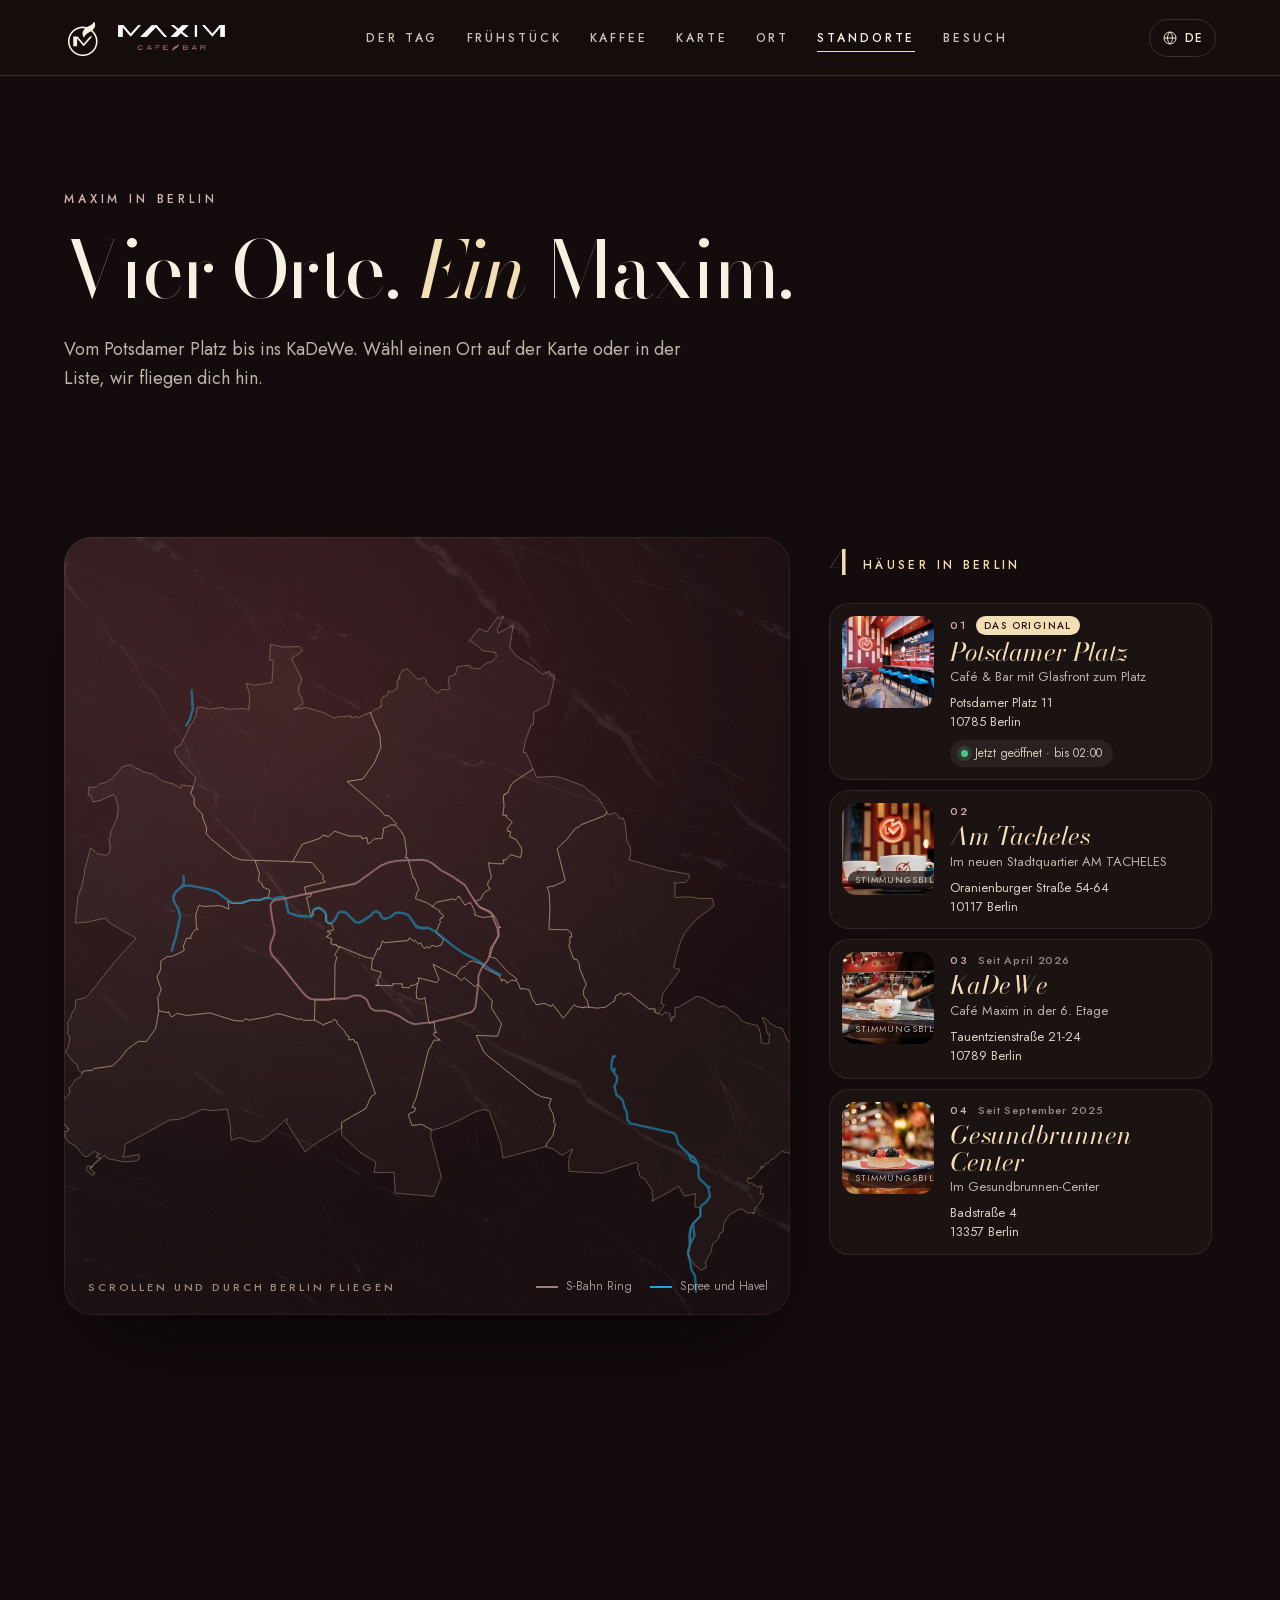
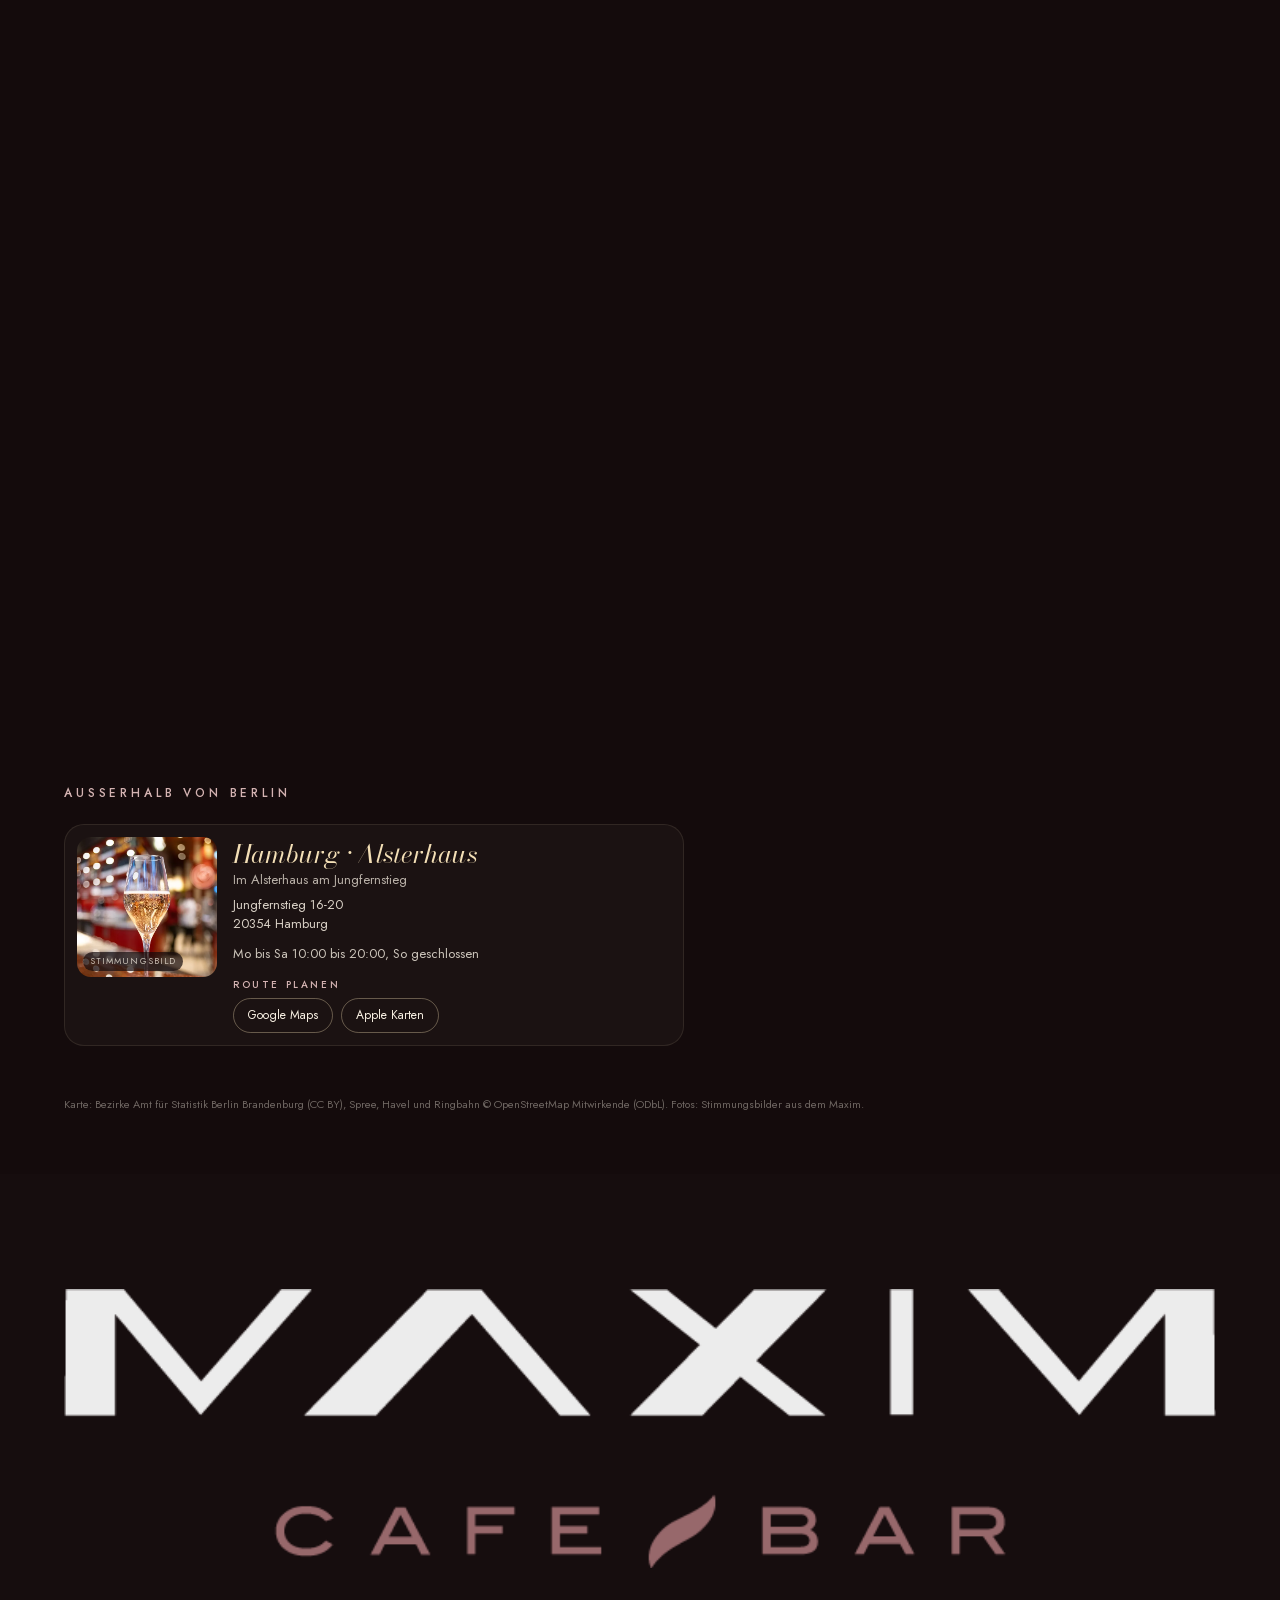
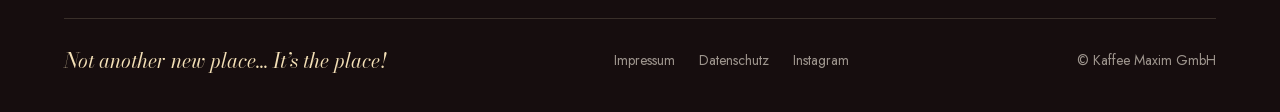
<file: potsdamer-platz/standorte.html>
<!doctype html>
<html lang="de">
<head>
<meta charset="utf-8">
<script>
(function(){var L=["de","en","tr","ru","ar"],q=(location.search.match(/[?&]lang=(\w+)/)||[])[1],s;try{s=localStorage.getItem("maxim-lang")}catch(e){}var l=L.indexOf(q)>-1?q:(L.indexOf(s)>-1?s:"de");if(q&&L.indexOf(q)>-1){try{localStorage.setItem("maxim-lang",q)}catch(e){}}var d=document.documentElement;d.lang=l;if(l==="ar")d.dir="rtl";d.className="js";})();
</script>
<meta name="viewport" content="width=device-width, initial-scale=1, viewport-fit=cover">
<title>Standorte · Maxim Café & Bar Berlin</title>
<meta name="description" content="Alle Maxim Standorte in Berlin: Potsdamer Platz, Am Tacheles, KaDeWe und Gesundbrunnen-Center.">
<meta name="robots" content="noindex">
<meta name="theme-color" content="#52222a">
<meta property="og:title" content="Maxim Café & Bar · Standorte in Berlin">
<meta property="og:image" content="assets/img/og.jpg">
<link rel="icon" href="assets/img/logo.svg?v=5" type="image/svg+xml">
<link rel="stylesheet" href="css/fonts.css?v=1">
<script>if(document.documentElement.lang==="ru")document.write('<link rel="stylesheet" href="css/fonts-ru.css?v=1">');if(document.documentElement.lang==="ar")document.write('<link rel="stylesheet" href="css/fonts-ar.css?v=1">');</script>
<link rel="stylesheet" href="css/style.css?v=17">
</head>
<body class="page-loc">
<svg width="0" height="0" style="position:absolute" aria-hidden="true">
  <defs>
    <symbol id="maxim-m" viewBox="0 0 100 100">
      <path class="m-ring" d="M75.62 9.23 L75.59 9.23 L75.49 9.30 L75.35 9.45 L75.14 9.68 L74.88 9.99 L74.56 10.38 L74.19 10.85 L73.76 11.40 L73.28 12.02 L72.83 12.59 L72.42 13.10 L72.04 13.56 L71.70 13.97 L71.39 14.32 L71.12 14.61 L70.89 14.85 L70.69 15.03 L70.51 15.19 L70.34 15.34 L70.18 15.48 L70.03 15.60 L69.90 15.70 L69.78 15.78 L69.67 15.85 L69.58 15.90 L69.48 15.96 L69.38 16.02 L69.28 16.10 L69.18 16.17 L69.07 16.26 L68.96 16.35 L68.85 16.45 L68.73 16.55 L68.59 16.67 L68.43 16.80 L68.23 16.94 L68.01 17.09 L67.76 17.26 L67.49 17.44 L67.18 17.63 L66.86 17.83 L66.45 18.07 L65.95 18.34 L65.38 18.65 L64.72 18.99 L63.98 19.37 L63.15 19.79 L62.24 20.24 L61.26 20.72 L60.38 21.15 L59.62 21.53 L58.97 21.85 L58.44 22.12 L58.02 22.34 L57.71 22.51 L57.52 22.62 L57.44 22.67 L57.36 22.72 L57.28 22.77 L57.21 22.80 L57.13 22.83 L57.05 22.84 L56.97 22.85 L56.89 22.86 L56.82 22.85 L56.70 22.83 L56.55 22.81 L56.35 22.77 L56.12 22.71 L55.86 22.65 L55.55 22.57 L55.21 22.49 L54.83 22.39 L54.49 22.30 L54.18 22.23 L53.90 22.17 L53.67 22.12 L53.47 22.08 L53.30 22.05 L53.17 22.04 L53.08 22.04 L52.99 22.04 L52.90 22.03 L52.82 22.02 L52.74 22.01 L52.66 21.99 L52.58 21.97 L52.51 21.95 L52.45 21.92 L52.37 21.90 L52.29 21.88 L52.20 21.86 L52.10 21.85 L52.00 21.83 L51.89 21.82 L51.77 21.82 L51.65 21.81 L51.53 21.80 L51.42 21.79 L51.31 21.78 L51.22 21.76 L51.13 21.74 L51.05 21.72 L50.97 21.70 L50.90 21.67 L50.77 21.65 L50.57 21.62 L50.31 21.60 L49.99 21.57 L49.60 21.54 L49.14 21.52 L48.62 21.49 L48.04 21.47 L47.52 21.45 L47.05 21.43 L46.65 21.42 L46.31 21.41 L46.02 21.41 L45.80 21.42 L45.64 21.43 L45.53 21.45 L45.42 21.46 L45.31 21.47 L45.19 21.48 L45.07 21.48 L44.94 21.48 L44.81 21.48 L44.67 21.48 L44.53 21.48 L44.39 21.48 L44.25 21.48 L44.10 21.49 L43.95 21.50 L43.80 21.52 L43.65 21.54 L43.49 21.57 L43.34 21.60 L43.17 21.63 L43.00 21.66 L42.82 21.68 L42.64 21.70 L42.44 21.73 L42.24 21.75 L42.03 21.76 L41.81 21.78 L41.59 21.80 L41.37 21.82 L41.16 21.85 L40.95 21.89 L40.73 21.93 L40.52 21.97 L40.31 22.02 L40.10 22.07 L39.91 22.11 L39.74 22.15 L39.59 22.18 L39.45 22.21 L39.34 22.23 L39.24 22.24 L39.16 22.25 L39.09 22.25 L39.00 22.26 L38.86 22.29 L38.70 22.32 L38.49 22.37 L38.25 22.44 L37.98 22.51 L37.67 22.60 L37.33 22.70 L37.02 22.78 L36.75 22.86 L36.51 22.92 L36.30 22.97 L36.14 23.01 L36.00 23.04 L35.91 23.06 L35.84 23.07 L35.75 23.08 L35.63 23.11 L35.47 23.16 L35.29 23.22 L35.07 23.29 L34.83 23.37 L34.55 23.47 L34.24 23.58 L33.92 23.70 L33.59 23.83 L33.24 23.97 L32.88 24.13 L32.50 24.30 L32.11 24.48 L31.71 24.67 L31.29 24.87 L30.92 25.05 L30.59 25.21 L30.30 25.35 L30.05 25.46 L29.85 25.55 L29.69 25.61 L29.58 25.66 L29.51 25.68 L29.40 25.72 L29.27 25.79 L29.10 25.88 L28.91 25.99 L28.68 26.13 L28.43 26.29 L28.14 26.48 L27.82 26.69 L27.54 26.87 L27.28 27.03 L27.06 27.17 L26.88 27.29 L26.72 27.38 L26.60 27.45 L26.51 27.49 L26.45 27.51 L26.34 27.57 L26.19 27.67 L25.98 27.82 L25.73 28.00 L25.42 28.22 L25.07 28.48 L24.66 28.79 L24.21 29.13 L23.77 29.47 L23.35 29.81 L22.93 30.15 L22.54 30.49 L22.15 30.82 L21.78 31.15 L21.42 31.48 L21.08 31.81 L20.77 32.11 L20.49 32.39 L20.25 32.63 L20.04 32.86 L19.86 33.05 L19.71 33.22 L19.60 33.36 L19.52 33.47 L19.44 33.59 L19.36 33.70 L19.27 33.80 L19.18 33.91 L19.08 34.01 L18.99 34.11 L18.89 34.20 L18.78 34.30 L18.67 34.40 L18.57 34.52 L18.45 34.64 L18.34 34.78 L18.22 34.92 L18.10 35.08 L17.98 35.24 L17.85 35.42 L17.74 35.58 L17.63 35.73 L17.53 35.86 L17.43 35.98 L17.35 36.08 L17.27 36.17 L17.20 36.24 L17.14 36.30 L17.06 36.38 L16.97 36.48 L16.87 36.61 L16.76 36.76 L16.63 36.94 L16.49 37.14 L16.33 37.36 L16.17 37.60 L16.01 37.84 L15.85 38.08 L15.71 38.31 L15.57 38.54 L15.44 38.77 L15.32 38.99 L15.20 39.21 L15.09 39.42 L14.99 39.61 L14.90 39.79 L14.81 39.94 L14.74 40.07 L14.67 40.18 L14.61 40.28 L14.56 40.35 L14.52 40.40 L14.46 40.50 L14.37 40.66 L14.26 40.86 L14.13 41.12 L13.97 41.42 L13.79 41.78 L13.59 42.19 L13.37 42.65 L13.14 43.15 L12.91 43.70 L12.68 44.29 L12.44 44.93 L12.20 45.61 L11.96 46.34 L11.71 47.11 L11.46 47.93 L11.24 48.66 L11.05 49.30 L10.90 49.86 L10.77 50.32 L10.68 50.70 L10.61 50.99 L10.58 51.19 L10.58 51.31 L10.58 51.42 L10.57 51.52 L10.56 51.62 L10.55 51.72 L10.53 51.81 L10.51 51.90 L10.49 51.98 L10.47 52.06 L10.44 52.14 L10.42 52.22 L10.41 52.31 L10.39 52.40 L10.38 52.49 L10.38 52.58 L10.38 52.68 L10.38 52.78 L10.37 52.87 L10.37 52.97 L10.36 53.06 L10.34 53.14 L10.33 53.22 L10.31 53.30 L10.28 53.38 L10.26 53.45 L10.23 53.55 L10.21 53.67 L10.20 53.81 L10.18 53.98 L10.17 54.17 L10.16 54.38 L10.15 54.62 L10.14 54.88 L10.14 55.12 L10.12 55.33 L10.11 55.52 L10.10 55.69 L10.08 55.83 L10.06 55.95 L10.03 56.05 L10.01 56.12 L9.98 56.21 L9.96 56.33 L9.95 56.47 L9.93 56.63 L9.92 56.81 L9.91 57.01 L9.90 57.23 L9.89 57.48 L9.89 57.70 L9.89 57.90 L9.90 58.07 L9.90 58.22 L9.92 58.35 L9.93 58.45 L9.95 58.53 L9.97 58.59 L9.99 58.67 L10.00 58.77 L10.01 58.90 L10.01 59.04 L10.01 59.21 L10.01 59.40 L10.01 59.61 L9.99 59.85 L9.99 60.07 L9.99 60.28 L10.00 60.48 L10.01 60.67 L10.03 60.85 L10.06 61.02 L10.09 61.18 L10.12 61.32 L10.15 61.46 L10.18 61.60 L10.20 61.73 L10.22 61.86 L10.24 61.98 L10.25 62.10 L10.25 62.22 L10.25 62.33 L10.26 62.45 L10.27 62.60 L10.29 62.76 L10.32 62.95 L10.35 63.15 L10.39 63.36 L10.43 63.60 L10.48 63.86 L10.53 64.10 L10.57 64.34 L10.61 64.56 L10.65 64.78 L10.68 64.99 L10.70 65.18 L10.72 65.37 L10.74 65.55 L10.76 65.71 L10.78 65.86 L10.80 66.00 L10.83 66.12 L10.85 66.24 L10.89 66.34 L10.92 66.42 L10.96 66.49 L11.00 66.61 L11.06 66.77 L11.12 66.98 L11.19 67.22 L11.27 67.51 L11.37 67.85 L11.47 68.23 L11.58 68.65 L11.69 69.06 L11.80 69.46 L11.92 69.86 L12.05 70.24 L12.17 70.61 L12.30 70.97 L12.43 71.33 L12.57 71.67 L12.71 72.02 L12.85 72.37 L13.01 72.71 L13.16 73.07 L13.32 73.42 L13.49 73.78 L13.66 74.13 L13.84 74.49 L14.03 74.86 L14.23 75.24 L14.44 75.63 L14.66 76.03 L14.90 76.45 L15.15 76.87 L15.41 77.30 L15.68 77.74 L15.95 78.18 L16.23 78.61 L16.52 79.03 L16.81 79.44 L17.11 79.85 L17.41 80.25 L17.72 80.64 L18.03 81.03 L18.36 81.42 L18.70 81.81 L19.05 82.22 L19.42 82.63 L19.80 83.04 L20.19 83.46 L20.60 83.89 L21.02 84.32 L21.43 84.73 L21.82 85.11 L22.19 85.47 L22.55 85.80 L22.89 86.11 L23.21 86.39 L23.52 86.65 L23.81 86.89 L24.12 87.13 L24.46 87.38 L24.81 87.65 L25.18 87.92 L25.57 88.20 L25.99 88.49 L26.42 88.78 L26.87 89.09 L27.33 89.39 L27.79 89.68 L28.26 89.97 L28.74 90.24 L29.22 90.51 L29.70 90.77 L30.19 91.02 L30.68 91.27 L31.17 91.50 L31.65 91.73 L32.12 91.94 L32.59 92.15 L33.04 92.35 L33.49 92.53 L33.93 92.71 L34.36 92.88 L34.75 93.02 L35.09 93.15 L35.38 93.25 L35.63 93.34 L35.83 93.41 L35.99 93.45 L36.09 93.48 L36.16 93.48 L36.26 93.50 L36.42 93.54 L36.61 93.58 L36.86 93.65 L37.14 93.72 L37.47 93.81 L37.85 93.92 L38.27 94.04 L38.66 94.14 L39.01 94.24 L39.32 94.31 L39.60 94.38 L39.84 94.42 L40.04 94.46 L40.21 94.48 L40.34 94.48 L40.46 94.49 L40.57 94.50 L40.68 94.51 L40.77 94.53 L40.86 94.55 L40.94 94.57 L41.01 94.59 L41.07 94.62 L41.14 94.64 L41.21 94.66 L41.28 94.68 L41.36 94.69 L41.44 94.70 L41.53 94.71 L41.62 94.71 L41.71 94.71 L41.80 94.71 L41.89 94.72 L41.98 94.73 L42.06 94.74 L42.13 94.76 L42.21 94.78 L42.28 94.80 L42.35 94.83 L42.44 94.85 L42.56 94.87 L42.70 94.89 L42.87 94.91 L43.07 94.93 L43.29 94.94 L43.53 94.95 L43.80 94.96 L44.05 94.98 L44.27 94.99 L44.46 95.01 L44.62 95.02 L44.77 95.04 L44.88 95.07 L44.97 95.09 L45.03 95.12 L45.10 95.14 L45.16 95.15 L45.23 95.16 L45.31 95.16 L45.38 95.16 L45.46 95.15 L45.54 95.14 L45.62 95.11 L45.74 95.10 L45.90 95.09 L46.08 95.08 L46.30 95.08 L46.56 95.08 L46.85 95.09 L47.17 95.10 L47.53 95.11 L47.85 95.12 L48.13 95.13 L48.37 95.14 L48.56 95.14 L48.72 95.13 L48.83 95.12 L48.90 95.11 L48.93 95.10 L49.02 95.08 L49.17 95.06 L49.37 95.03 L49.63 95.00 L49.95 94.97 L50.32 94.93 L50.76 94.90 L51.24 94.85 L51.74 94.80 L52.25 94.74 L52.76 94.67 L53.28 94.59 L53.81 94.50 L54.35 94.40 L54.89 94.29 L55.44 94.17 L55.98 94.05 L56.50 93.92 L57.01 93.79 L57.51 93.66 L57.99 93.52 L58.45 93.38 L58.91 93.24 L59.34 93.09 L59.75 92.96 L60.11 92.83 L60.44 92.70 L60.74 92.59 L60.99 92.48 L61.22 92.38 L61.40 92.29 L61.55 92.21 L61.72 92.12 L61.90 92.03 L62.09 91.94 L62.30 91.84 L62.52 91.74 L62.76 91.64 L63.01 91.53 L63.28 91.42 L63.56 91.30 L63.85 91.17 L64.15 91.02 L64.47 90.86 L64.80 90.68 L65.15 90.49 L65.50 90.29 L65.87 90.08 L66.24 89.86 L66.61 89.63 L66.99 89.40 L67.36 89.16 L67.73 88.92 L68.10 88.66 L68.48 88.40 L68.85 88.14 L69.21 87.88 L69.53 87.64 L69.83 87.41 L70.11 87.19 L70.37 86.98 L70.60 86.78 L70.80 86.59 L70.99 86.41 L71.16 86.25 L71.31 86.10 L71.46 85.97 L71.59 85.86 L71.71 85.76 L71.82 85.68 L71.92 85.61 L72.00 85.56 L72.08 85.50 L72.15 85.45 L72.23 85.39 L72.29 85.32 L72.36 85.26 L72.42 85.19 L72.47 85.12 L72.53 85.05 L72.60 84.95 L72.70 84.84 L72.83 84.70 L72.98 84.54 L73.15 84.36 L73.34 84.16 L73.57 83.93 L73.81 83.69 L74.06 83.43 L74.31 83.17 L74.56 82.89 L74.82 82.59 L75.08 82.29 L75.35 81.98 L75.61 81.65 L75.89 81.31 L76.15 80.97 L76.41 80.63 L76.67 80.30 L76.92 79.96 L77.16 79.63 L77.40 79.29 L77.64 78.96 L77.86 78.62 L78.09 78.29 L78.30 77.97 L78.51 77.64 L78.70 77.32 L78.89 77.01 L79.08 76.69 L79.25 76.38 L79.42 76.08 L79.58 75.77 L79.74 75.46 L79.90 75.16 L80.05 74.85 L80.20 74.55 L80.35 74.25 L80.49 73.94 L80.63 73.64 L80.76 73.36 L80.88 73.09 L80.99 72.84 L81.08 72.61 L81.17 72.39 L81.24 72.20 L81.31 72.02 L81.36 71.86 L81.41 71.71 L81.46 71.57 L81.50 71.45 L81.55 71.33 L81.59 71.24 L81.63 71.15 L81.67 71.07 L81.71 71.01 L81.74 70.95 L81.77 70.89 L81.79 70.83 L81.81 70.77 L81.83 70.72 L81.84 70.66 L81.85 70.61 L81.86 70.56 L81.87 70.50 L81.88 70.44 L81.90 70.37 L81.92 70.29 L81.95 70.21 L81.98 70.12 L82.02 70.03 L82.06 69.93 L82.10 69.84 L82.13 69.75 L82.16 69.67 L82.18 69.59 L82.19 69.52 L82.20 69.46 L82.21 69.40 L82.21 69.35 L82.21 69.29 L82.22 69.23 L82.24 69.16 L82.26 69.08 L82.29 69.00 L82.32 68.91 L82.35 68.82 L82.40 68.72 L82.44 68.61 L82.47 68.50 L82.51 68.38 L82.54 68.25 L82.57 68.11 L82.60 67.96 L82.63 67.81 L82.66 67.65 L82.69 67.49 L82.72 67.33 L82.75 67.18 L82.79 67.03 L82.83 66.88 L82.87 66.73 L82.91 66.59 L82.96 66.45 L83.01 66.30 L83.05 66.15 L83.09 65.99 L83.12 65.83 L83.16 65.66 L83.19 65.48 L83.22 65.30 L83.24 65.11 L83.27 64.95 L83.29 64.79 L83.32 64.66 L83.34 64.55 L83.36 64.45 L83.38 64.37 L83.41 64.31 L83.43 64.27 L83.45 64.21 L83.46 64.14 L83.48 64.06 L83.49 63.95 L83.50 63.84 L83.51 63.71 L83.52 63.56 L83.52 63.40 L83.53 63.25 L83.54 63.12 L83.55 63.00 L83.56 62.90 L83.58 62.82 L83.60 62.74 L83.61 62.69 L83.64 62.65 L83.66 62.52 L83.68 62.31 L83.70 62.02 L83.72 61.65 L83.74 61.20 L83.76 60.66 L83.78 60.04 L83.80 59.34 L83.82 58.71 L83.83 58.17 L83.83 57.71 L83.83 57.34 L83.83 57.04 L83.82 56.83 L83.80 56.69 L83.78 56.64 L83.76 56.58 L83.75 56.51 L83.74 56.43 L83.73 56.33 L83.73 56.23 L83.72 56.12 L83.73 56.00 L83.73 55.87 L83.73 55.75 L83.73 55.64 L83.73 55.53 L83.72 55.44 L83.71 55.35 L83.69 55.27 L83.68 55.20 L83.66 55.14 L83.64 55.07 L83.62 55.00 L83.61 54.93 L83.61 54.86 L83.60 54.78 L83.60 54.71 L83.60 54.62 L83.61 54.54 L83.61 54.44 L83.60 54.32 L83.60 54.19 L83.58 54.04 L83.56 53.87 L83.54 53.69 L83.52 53.48 L83.48 53.27 L83.44 53.00 L83.38 52.70 L83.32 52.36 L83.24 51.97 L83.14 51.54 L83.04 51.06 L82.92 50.55 L82.79 49.99 L82.66 49.45 L82.52 48.92 L82.38 48.41 L82.24 47.92 L82.09 47.44 L81.94 46.98 L81.79 46.53 L81.63 46.10 L81.47 45.67 L81.31 45.25 L81.15 44.84 L80.99 44.43 L80.82 44.03 L80.65 43.64 L80.48 43.25 L80.31 42.87 L80.13 42.49 L79.94 42.11 L79.75 41.72 L79.55 41.34 L79.34 40.95 L79.13 40.56 L78.91 40.17 L78.68 39.78 L78.45 39.41 L78.23 39.05 L78.01 38.71 L77.79 38.38 L77.57 38.07 L77.36 37.77 L77.15 37.49 L76.94 37.22 L76.74 36.97 L76.57 36.74 L76.41 36.52 L76.26 36.32 L76.13 36.14 L76.02 35.97 L75.92 35.82 L75.83 35.68 L75.72 35.52 L75.57 35.33 L75.40 35.10 L75.19 34.85 L74.95 34.58 L74.68 34.27 L74.38 33.93 L74.04 33.57 L73.72 33.22 L73.42 32.90 L73.13 32.60 L72.86 32.32 L72.60 32.07 L72.36 31.83 L72.13 31.62 L71.91 31.42 L71.73 31.25 L71.57 31.10 L71.44 30.97 L71.33 30.86 L71.26 30.76 L71.21 30.69 L71.18 30.64 L71.19 30.61 L71.23 30.54 L71.31 30.44 L71.43 30.29 L71.59 30.11 L71.78 29.90 L72.01 29.64 L72.28 29.35 L72.59 29.02 L72.88 28.70 L73.16 28.39 L73.43 28.08 L73.68 27.78 L73.92 27.49 L74.15 27.21 L74.36 26.93 L74.56 26.66 L74.75 26.39 L74.93 26.12 L75.11 25.86 L75.28 25.60 L75.45 25.34 L75.61 25.09 L75.76 24.83 L75.91 24.58 L76.05 24.32 L76.20 24.04 L76.34 23.75 L76.48 23.44 L76.63 23.12 L76.77 22.78 L76.91 22.43 L77.05 22.07 L77.17 21.74 L77.28 21.43 L77.37 21.17 L77.44 20.93 L77.49 20.72 L77.52 20.55 L77.54 20.41 L77.54 20.30 L77.54 20.19 L77.55 20.09 L77.56 20.00 L77.57 19.91 L77.59 19.82 L77.61 19.74 L77.63 19.66 L77.66 19.59 L77.68 19.47 L77.71 19.31 L77.73 19.10 L77.74 18.85 L77.76 18.56 L77.77 18.22 L77.79 17.84 L77.80 17.41 L77.80 17.01 L77.80 16.65 L77.79 16.31 L77.78 16.00 L77.76 15.73 L77.74 15.48 L77.71 15.26 L77.67 15.07 L77.62 14.85 L77.56 14.60 L77.48 14.32 L77.39 14.00 L77.28 13.65 L77.16 13.26 L77.03 12.85 L76.89 12.40 L76.76 12.00 L76.65 11.66 L76.56 11.36 L76.48 11.11 L76.43 10.91 L76.39 10.77 L76.38 10.67 L76.38 10.62 L76.37 10.56 L76.35 10.49 L76.32 10.40 L76.28 10.30 L76.23 10.19 L76.17 10.07 L76.10 9.93 L76.02 9.78 L75.95 9.65 L75.88 9.53 L75.82 9.43 L75.76 9.36 L75.71 9.30 L75.66 9.26Z M47.54 25.49 L48.04 25.51 L48.51 25.54 L48.93 25.56 L49.32 25.60 L49.68 25.63 L49.99 25.67 L50.28 25.72 L50.52 25.77 L50.73 25.82 L50.93 25.86 L51.11 25.90 L51.28 25.94 L51.45 25.97 L51.60 25.99 L51.73 26.01 L51.86 26.02 L51.97 26.02 L52.08 26.03 L52.17 26.04 L52.25 26.05 L52.32 26.06 L52.37 26.08 L52.42 26.10 L52.45 26.11 L52.47 26.14 L52.49 26.16 L52.50 26.18 L52.50 26.21 L52.51 26.24 L52.50 26.27 L52.50 26.30 L52.49 26.34 L52.47 26.37 L52.45 26.41 L52.42 26.45 L52.38 26.50 L52.33 26.54 L52.28 26.59 L52.21 26.65 L52.14 26.70 L52.07 26.76 L51.97 26.84 L51.86 26.94 L51.73 27.07 L51.58 27.23 L51.42 27.41 L51.24 27.61 L51.04 27.83 L50.83 28.08 L50.62 28.34 L50.41 28.60 L50.21 28.86 L50.01 29.12 L49.81 29.39 L49.62 29.67 L49.43 29.94 L49.24 30.22 L49.06 30.50 L48.89 30.77 L48.72 31.03 L48.57 31.29 L48.42 31.54 L48.28 31.79 L48.15 32.03 L48.02 32.26 L47.90 32.51 L47.77 32.76 L47.65 33.02 L47.53 33.30 L47.42 33.58 L47.30 33.87 L47.18 34.18 L47.07 34.49 L46.96 34.78 L46.87 35.04 L46.79 35.28 L46.72 35.49 L46.66 35.68 L46.61 35.85 L46.58 35.98 L46.55 36.10 L46.53 36.27 L46.50 36.50 L46.48 36.78 L46.46 37.12 L46.45 37.52 L46.43 37.98 L46.42 38.49 L46.41 39.05 L46.41 39.57 L46.41 40.04 L46.41 40.46 L46.42 40.84 L46.44 41.16 L46.46 41.44 L46.48 41.66 L46.52 41.84 L46.55 42.02 L46.60 42.21 L46.64 42.40 L46.70 42.60 L46.76 42.80 L46.83 43.01 L46.90 43.22 L46.98 43.44 L47.08 43.70 L47.20 44.00 L47.34 44.34 L47.50 44.72 L47.69 45.14 L47.90 45.60 L48.12 46.10 L48.38 46.65 L48.60 47.12 L48.79 47.53 L48.95 47.88 L49.09 48.16 L49.20 48.38 L49.27 48.53 L49.32 48.61 L49.34 48.64 L49.37 48.65 L49.40 48.66 L49.43 48.67 L49.47 48.67 L49.52 48.67 L49.56 48.66 L49.62 48.65 L49.67 48.64 L49.75 48.58 L49.85 48.48 L49.98 48.33 L50.12 48.14 L50.28 47.91 L50.47 47.63 L50.68 47.31 L50.91 46.94 L51.12 46.60 L51.32 46.28 L51.50 45.97 L51.67 45.69 L51.82 45.43 L51.95 45.19 L52.07 44.97 L52.18 44.78 L52.28 44.58 L52.40 44.39 L52.51 44.21 L52.63 44.02 L52.75 43.85 L52.87 43.67 L53.00 43.50 L53.13 43.33 L53.28 43.15 L53.45 42.95 L53.64 42.74 L53.86 42.51 L54.09 42.27 L54.35 42.01 L54.62 41.73 L54.92 41.44 L55.22 41.15 L55.52 40.87 L55.83 40.60 L56.13 40.33 L56.44 40.07 L56.76 39.81 L57.07 39.56 L57.39 39.32 L57.69 39.09 L57.98 38.87 L58.26 38.67 L58.53 38.49 L58.78 38.33 L59.02 38.17 L59.25 38.04 L59.46 37.92 L59.67 37.80 L59.87 37.68 L60.07 37.56 L60.26 37.44 L60.45 37.32 L60.63 37.20 L60.81 37.08 L60.98 36.96 L61.22 36.81 L61.51 36.63 L61.87 36.42 L62.29 36.18 L62.78 35.91 L63.33 35.61 L63.93 35.28 L64.61 34.92 L65.20 34.60 L65.72 34.32 L66.15 34.08 L66.51 33.88 L66.79 33.72 L67.00 33.60 L67.12 33.52 L67.17 33.48 L67.22 33.44 L67.26 33.41 L67.31 33.38 L67.35 33.35 L67.39 33.33 L67.44 33.31 L67.48 33.30 L67.52 33.29 L67.57 33.28 L67.62 33.29 L67.68 33.30 L67.74 33.32 L67.81 33.34 L67.88 33.37 L67.96 33.41 L68.04 33.46 L68.12 33.51 L68.19 33.56 L68.26 33.61 L68.32 33.65 L68.37 33.71 L68.42 33.76 L68.46 33.81 L68.50 33.86 L68.54 33.92 L68.60 33.98 L68.67 34.04 L68.74 34.11 L68.83 34.18 L68.92 34.25 L69.03 34.33 L69.14 34.42 L69.29 34.54 L69.46 34.70 L69.67 34.90 L69.90 35.13 L70.17 35.41 L70.47 35.72 L70.80 36.08 L71.16 36.47 L71.51 36.86 L71.85 37.25 L72.19 37.65 L72.52 38.05 L72.84 38.45 L73.15 38.85 L73.46 39.26 L73.75 39.66 L74.05 40.08 L74.34 40.52 L74.63 40.97 L74.91 41.43 L75.20 41.91 L75.48 42.40 L75.76 42.91 L76.03 43.43 L76.30 43.94 L76.54 44.44 L76.78 44.92 L77.00 45.40 L77.21 45.87 L77.40 46.32 L77.58 46.76 L77.75 47.20 L77.91 47.64 L78.07 48.09 L78.22 48.55 L78.37 49.02 L78.51 49.50 L78.65 49.99 L78.79 50.49 L78.92 51.01 L79.03 51.46 L79.13 51.86 L79.21 52.20 L79.27 52.48 L79.32 52.71 L79.35 52.88 L79.36 52.99 L79.35 53.05 L79.35 53.13 L79.36 53.25 L79.38 53.39 L79.40 53.56 L79.43 53.76 L79.47 53.98 L79.52 54.23 L79.57 54.52 L79.61 54.78 L79.65 55.04 L79.68 55.28 L79.71 55.50 L79.73 55.72 L79.74 55.92 L79.75 56.10 L79.75 56.27 L79.75 56.43 L79.76 56.56 L79.76 56.68 L79.77 56.79 L79.78 56.87 L79.79 56.94 L79.80 56.98 L79.82 57.02 L79.83 57.08 L79.84 57.17 L79.85 57.30 L79.85 57.45 L79.85 57.64 L79.85 57.86 L79.84 58.11 L79.83 58.39 L79.82 58.64 L79.82 58.87 L79.82 59.07 L79.83 59.24 L79.83 59.38 L79.85 59.49 L79.86 59.58 L79.89 59.63 L79.90 59.69 L79.91 59.76 L79.91 59.83 L79.91 59.90 L79.90 59.98 L79.89 60.06 L79.87 60.14 L79.84 60.23 L79.82 60.34 L79.80 60.47 L79.78 60.62 L79.76 60.79 L79.75 60.98 L79.74 61.19 L79.73 61.42 L79.73 61.67 L79.72 61.91 L79.70 62.15 L79.68 62.37 L79.65 62.60 L79.62 62.81 L79.59 63.02 L79.54 63.22 L79.50 63.41 L79.46 63.59 L79.42 63.76 L79.39 63.92 L79.37 64.06 L79.35 64.20 L79.34 64.32 L79.33 64.43 L79.33 64.53 L79.32 64.68 L79.29 64.87 L79.24 65.11 L79.18 65.40 L79.11 65.74 L79.02 66.12 L78.91 66.55 L78.79 67.03 L78.67 67.51 L78.54 67.97 L78.40 68.44 L78.25 68.90 L78.10 69.35 L77.94 69.80 L77.77 70.24 L77.60 70.68 L77.43 71.10 L77.27 71.50 L77.11 71.88 L76.95 72.24 L76.79 72.59 L76.64 72.92 L76.49 73.23 L76.34 73.52 L76.19 73.82 L76.03 74.12 L75.87 74.42 L75.70 74.73 L75.52 75.05 L75.33 75.37 L75.14 75.69 L74.94 76.02 L74.74 76.35 L74.53 76.67 L74.31 77.00 L74.08 77.32 L73.85 77.65 L73.60 77.97 L73.36 78.30 L73.10 78.62 L72.86 78.92 L72.63 79.20 L72.41 79.46 L72.21 79.69 L72.02 79.90 L71.84 80.09 L71.68 80.26 L71.53 80.41 L71.38 80.55 L71.23 80.71 L71.09 80.86 L70.94 81.02 L70.80 81.17 L70.66 81.34 L70.53 81.50 L70.39 81.67 L70.24 81.84 L70.07 82.03 L69.88 82.23 L69.67 82.43 L69.44 82.65 L69.20 82.87 L68.93 83.11 L68.65 83.35 L68.39 83.58 L68.14 83.78 L67.92 83.96 L67.71 84.13 L67.52 84.27 L67.35 84.40 L67.19 84.50 L67.06 84.58 L66.93 84.66 L66.81 84.74 L66.70 84.82 L66.60 84.90 L66.51 84.97 L66.42 85.04 L66.35 85.11 L66.28 85.18 L66.20 85.25 L66.11 85.33 L66.01 85.41 L65.90 85.50 L65.77 85.59 L65.64 85.68 L65.49 85.78 L65.34 85.89 L65.19 85.98 L65.06 86.06 L64.94 86.14 L64.82 86.20 L64.72 86.25 L64.63 86.29 L64.55 86.32 L64.49 86.34 L64.42 86.37 L64.36 86.39 L64.31 86.42 L64.26 86.45 L64.21 86.48 L64.16 86.51 L64.12 86.54 L64.09 86.58 L64.04 86.62 L63.98 86.66 L63.92 86.70 L63.84 86.75 L63.76 86.79 L63.66 86.84 L63.56 86.89 L63.44 86.94 L63.34 86.99 L63.24 87.04 L63.15 87.09 L63.07 87.14 L63.00 87.18 L62.93 87.23 L62.88 87.27 L62.83 87.31 L62.78 87.35 L62.73 87.39 L62.68 87.42 L62.63 87.45 L62.58 87.47 L62.52 87.49 L62.47 87.51 L62.41 87.53 L62.33 87.56 L62.22 87.61 L62.08 87.67 L61.92 87.75 L61.73 87.84 L61.52 87.95 L61.28 88.08 L61.01 88.22 L60.73 88.36 L60.43 88.50 L60.11 88.64 L59.77 88.79 L59.42 88.93 L59.05 89.07 L58.66 89.22 L58.26 89.36 L57.86 89.50 L57.47 89.63 L57.10 89.76 L56.73 89.88 L56.37 89.99 L56.02 90.09 L55.68 90.18 L55.36 90.27 L55.01 90.36 L54.65 90.45 L54.27 90.53 L53.88 90.61 L53.47 90.70 L53.05 90.78 L52.60 90.86 L52.15 90.93 L51.73 91.00 L51.35 91.06 L51.01 91.11 L50.72 91.15 L50.46 91.18 L50.24 91.20 L50.07 91.21 L49.93 91.21 L49.81 91.21 L49.70 91.21 L49.60 91.22 L49.51 91.23 L49.44 91.24 L49.38 91.25 L49.33 91.26 L49.29 91.28 L49.24 91.29 L49.16 91.30 L49.07 91.31 L48.96 91.32 L48.83 91.32 L48.68 91.32 L48.51 91.32 L48.32 91.31 L48.15 91.31 L48.00 91.31 L47.87 91.31 L47.76 91.32 L47.67 91.32 L47.59 91.33 L47.54 91.35 L47.50 91.36 L47.41 91.37 L47.27 91.38 L47.08 91.38 L46.83 91.38 L46.53 91.37 L46.18 91.36 L45.77 91.34 L45.31 91.32 L44.91 91.30 L44.55 91.28 L44.25 91.26 L44.00 91.24 L43.80 91.22 L43.66 91.20 L43.56 91.18 L43.52 91.16 L43.46 91.14 L43.39 91.12 L43.31 91.11 L43.20 91.09 L43.09 91.08 L42.96 91.07 L42.81 91.07 L42.65 91.06 L42.50 91.05 L42.36 91.04 L42.24 91.03 L42.13 91.01 L42.03 90.99 L41.94 90.97 L41.86 90.95 L41.80 90.92 L41.72 90.90 L41.62 90.87 L41.50 90.84 L41.36 90.81 L41.20 90.78 L41.02 90.75 L40.82 90.72 L40.60 90.69 L40.40 90.66 L40.21 90.63 L40.04 90.59 L39.88 90.55 L39.74 90.52 L39.61 90.48 L39.51 90.44 L39.41 90.40 L39.31 90.36 L39.20 90.32 L39.08 90.28 L38.95 90.24 L38.81 90.21 L38.66 90.17 L38.50 90.14 L38.33 90.11 L38.14 90.06 L37.91 90.01 L37.65 89.93 L37.35 89.85 L37.03 89.75 L36.68 89.63 L36.29 89.51 L35.88 89.37 L35.44 89.21 L35.00 89.04 L34.54 88.85 L34.07 88.64 L33.59 88.42 L33.09 88.18 L32.58 87.93 L32.05 87.66 L31.55 87.39 L31.07 87.14 L30.62 86.89 L30.20 86.66 L29.80 86.43 L29.43 86.21 L29.08 86.00 L28.76 85.79 L28.45 85.60 L28.15 85.40 L27.87 85.21 L27.60 85.03 L27.35 84.85 L27.10 84.67 L26.88 84.50 L26.66 84.33 L26.44 84.15 L26.20 83.96 L25.95 83.75 L25.69 83.52 L25.42 83.29 L25.14 83.03 L24.84 82.77 L24.53 82.48 L24.23 82.20 L23.93 81.91 L23.64 81.62 L23.34 81.32 L23.06 81.02 L22.77 80.71 L22.49 80.41 L22.22 80.09 L21.95 79.79 L21.69 79.48 L21.43 79.18 L21.19 78.89 L20.95 78.60 L20.72 78.31 L20.50 78.03 L20.29 77.76 L20.09 77.49 L19.90 77.24 L19.73 76.99 L19.57 76.76 L19.43 76.53 L19.29 76.32 L19.18 76.12 L19.07 75.92 L18.97 75.74 L18.87 75.56 L18.77 75.39 L18.67 75.23 L18.57 75.08 L18.48 74.93 L18.38 74.79 L18.29 74.66 L18.20 74.54 L18.13 74.43 L18.07 74.34 L18.02 74.25 L17.97 74.17 L17.94 74.10 L17.92 74.04 L17.91 74.00 L17.88 73.91 L17.82 73.78 L17.75 73.62 L17.65 73.41 L17.53 73.17 L17.38 72.88 L17.22 72.56 L17.03 72.19 L16.85 71.84 L16.69 71.50 L16.53 71.17 L16.39 70.85 L16.25 70.54 L16.12 70.24 L16.01 69.95 L15.91 69.67 L15.80 69.38 L15.69 69.07 L15.59 68.74 L15.48 68.40 L15.37 68.04 L15.25 67.66 L15.14 67.27 L15.03 66.86 L14.92 66.47 L14.83 66.12 L14.76 65.79 L14.69 65.50 L14.64 65.23 L14.60 64.99 L14.57 64.78 L14.55 64.60 L14.53 64.41 L14.51 64.22 L14.48 64.02 L14.45 63.82 L14.41 63.62 L14.37 63.41 L14.32 63.19 L14.27 62.97 L14.22 62.75 L14.18 62.51 L14.14 62.27 L14.10 62.03 L14.07 61.77 L14.05 61.51 L14.03 61.24 L14.01 60.97 L14.00 60.72 L13.98 60.50 L13.97 60.32 L13.95 60.16 L13.93 60.04 L13.92 59.94 L13.90 59.87 L13.89 59.84 L13.88 59.73 L13.87 59.55 L13.86 59.31 L13.86 58.99 L13.87 58.61 L13.88 58.15 L13.89 57.63 L13.90 57.04 L13.92 56.49 L13.95 56.01 L13.97 55.57 L14.01 55.18 L14.04 54.85 L14.08 54.57 L14.12 54.34 L14.17 54.16 L14.21 53.99 L14.25 53.81 L14.28 53.64 L14.30 53.47 L14.33 53.31 L14.34 53.14 L14.35 52.98 L14.36 52.82 L14.37 52.66 L14.38 52.51 L14.40 52.36 L14.42 52.22 L14.45 52.09 L14.48 51.96 L14.52 51.83 L14.56 51.71 L14.61 51.55 L14.67 51.36 L14.73 51.13 L14.79 50.86 L14.87 50.56 L14.95 50.21 L15.04 49.83 L15.13 49.42 L15.22 49.02 L15.32 48.64 L15.41 48.28 L15.51 47.95 L15.60 47.63 L15.69 47.33 L15.79 47.05 L15.88 46.79 L15.99 46.50 L16.11 46.20 L16.25 45.88 L16.40 45.53 L16.56 45.16 L16.74 44.77 L16.94 44.36 L17.15 43.93 L17.35 43.52 L17.54 43.14 L17.74 42.78 L17.92 42.44 L18.10 42.13 L18.27 41.84 L18.44 41.58 L18.60 41.34 L18.74 41.12 L18.87 40.93 L18.98 40.76 L19.07 40.62 L19.14 40.50 L19.19 40.41 L19.22 40.34 L19.24 40.29 L19.28 40.21 L19.35 40.09 L19.45 39.94 L19.58 39.75 L19.74 39.53 L19.92 39.27 L20.13 38.98 L20.37 38.65 L20.60 38.34 L20.84 38.04 L21.06 37.75 L21.28 37.49 L21.50 37.23 L21.71 36.99 L21.92 36.77 L22.12 36.56 L22.30 36.37 L22.46 36.21 L22.60 36.06 L22.71 35.93 L22.81 35.82 L22.88 35.74 L22.92 35.67 L22.95 35.62 L23.01 35.55 L23.09 35.46 L23.20 35.35 L23.35 35.21 L23.52 35.06 L23.72 34.88 L23.95 34.67 L24.21 34.45 L24.45 34.25 L24.65 34.07 L24.83 33.90 L24.98 33.76 L25.11 33.64 L25.20 33.54 L25.27 33.47 L25.31 33.41 L25.39 33.33 L25.50 33.22 L25.65 33.09 L25.84 32.94 L26.06 32.76 L26.31 32.56 L26.61 32.33 L26.93 32.08 L27.28 31.83 L27.64 31.58 L28.02 31.32 L28.42 31.06 L28.83 30.79 L29.26 30.53 L29.71 30.26 L30.17 29.99 L30.62 29.73 L31.06 29.49 L31.48 29.26 L31.89 29.04 L32.28 28.84 L32.66 28.65 L33.03 28.48 L33.39 28.32 L33.71 28.17 L34.00 28.04 L34.26 27.93 L34.50 27.84 L34.70 27.76 L34.87 27.70 L35.01 27.66 L35.12 27.63 L35.23 27.60 L35.34 27.57 L35.45 27.54 L35.55 27.50 L35.66 27.45 L35.77 27.41 L35.88 27.36 L35.99 27.31 L36.15 27.25 L36.34 27.18 L36.59 27.10 L36.87 27.01 L37.20 26.92 L37.58 26.82 L38.00 26.71 L38.46 26.59 L38.89 26.48 L39.27 26.39 L39.62 26.30 L39.94 26.24 L40.21 26.18 L40.45 26.14 L40.65 26.11 L40.81 26.10 L40.98 26.08 L41.16 26.05 L41.35 26.02 L41.55 25.99 L41.76 25.95 L41.98 25.91 L42.21 25.86 L42.45 25.81 L42.68 25.76 L42.90 25.72 L43.10 25.69 L43.29 25.67 L43.47 25.65 L43.63 25.65 L43.78 25.64 L43.92 25.65 L44.07 25.65 L44.22 25.65 L44.37 25.64 L44.53 25.62 L44.69 25.61 L44.85 25.58 L45.02 25.56 L45.19 25.53 L45.40 25.50 L45.66 25.48 L45.95 25.47 L46.29 25.47 L46.66 25.47 L47.08 25.48Z" fill="currentColor" fill-rule="evenodd"/>
      <path class="m-m" d="M23.29 70.83 L32.67 70.83 L32.79 51.29 L48.42 70.04 L49.42 70.75 L70.62 46.46 L64.88 46.46 L49.92 63.96 L49.17 64.25 L34.21 46.21 L23.29 46.21 L23.00 50.29Z" fill="currentColor"/>
    </symbol>
  </defs>
</svg>
<header class="nav is-solid" data-nav>
  <a class="nav-brand" href="index.html" aria-label="Maxim Café & Bar" data-i18n-a="aria-label:nav.home">
    <svg class="nav-m" viewBox="0 0 100 100" aria-hidden="true"><use href="#maxim-m"/></svg>
    <img class="nav-word" src="assets/img/wordmark.png" alt="" width="727" height="176">
  </a>
  <nav class="nav-links" aria-label="Hauptnavigation" data-i18n-a="aria-label:nav.label">
    <a href="index.html#tag" data-i18n="nav.day">Der Tag</a>
    <a href="index.html#fruehstueck" data-i18n="nav.breakfast">Frühstück</a>
    <a href="index.html#labor" data-i18n="nav.coffee">Kaffee</a>
    <a href="index.html#karte" data-i18n="nav.menu">Karte</a>
    <a href="index.html#ort" data-i18n="nav.place">Ort</a>
    <a href="standorte.html" class="is-active" aria-current="page" data-i18n="nav.locations">Standorte</a>
    <a href="index.html#besuch" data-i18n="nav.visit">Besuch</a>
  </nav>
  <div class="nav-right">
    <div class="lang">
      <button class="lang-toggle" type="button" aria-expanded="false" aria-label="Sprache wählen" data-i18n-a="aria-label:lang.label">
        <svg viewBox="0 0 24 24" aria-hidden="true"><circle cx="12" cy="12" r="9" fill="none" stroke="currentColor" stroke-width="1.4"/><path d="M3 12h18M12 3c2.6 2.6 3.8 5.6 3.8 9s-1.2 6.4-3.8 9c-2.6-2.6-3.8-5.6-3.8-9S9.4 5.6 12 3z" fill="none" stroke="currentColor" stroke-width="1.4"/></svg>
        <span data-lang-current>DE</span>
      </button>
      <ul class="lang-menu">
        <li><a href="?lang=de" data-lang="de" lang="de">Deutsch</a></li>
        <li><a href="?lang=en" data-lang="en" lang="en">English</a></li>
        <li><a href="?lang=tr" data-lang="tr" lang="tr">Türkçe</a></li>
        <li><a href="?lang=ru" data-lang="ru" lang="ru">Русский</a></li>
        <li><a href="?lang=ar" data-lang="ar" lang="ar" dir="rtl">العربية</a></li>
      </ul>
    </div>
    <button class="burger" type="button" aria-expanded="false" aria-controls="mobile-menu" aria-label="Menü öffnen" data-i18n-a="aria-label:js.menuOpen"><span></span><span></span></button>
  </div>
</header>
<div class="mmenu" id="mobile-menu" hidden>
  <nav>
    <a href="index.html#tag"><small>01</small><span data-i18n="nav.day">Der Tag</span></a>
    <a href="index.html#fruehstueck"><small>02</small><span data-i18n="nav.breakfast">Frühstück</span></a>
    <a href="index.html#labor"><small>03</small><span data-i18n="nav.coffee">Kaffee</span></a>
    <a href="index.html#karte"><small>04</small><span data-i18n="nav.menu">Karte</span></a>
    <a href="index.html#ort"><small>05</small><span data-i18n="nav.place">Ort</span></a>
    <a href="standorte.html" aria-current="page"><small>06</small><span data-i18n="nav.locations">Standorte</span></a>
    <a href="index.html#besuch"><small>07</small><span data-i18n="nav.visit">Besuch</span></a>
  </nav>
  <div class="mmenu-langs">
    <a href="?lang=de" data-lang="de">DE</a><a href="?lang=en" data-lang="en">EN</a><a href="?lang=tr" data-lang="tr">TR</a><a href="?lang=ru" data-lang="ru">RU</a><a href="?lang=ar" data-lang="ar">AR</a>
  </div>
  <p class="mmenu-foot">Maxim Café &amp; Bar · Berlin</p>
</div>

<main class="loc" id="top">
  <!-- Kopf -->
  <section class="loc-head">
    <p class="kicker" data-i18n="loc.kicker">Maxim in Berlin</p>
    <h1 class="sec-title loc-title" data-i18n="loc.title">Vier Orte. <em>Ein</em> Maxim.</h1>
    <p class="sec-lead" data-i18n="loc.lead">Vom Potsdamer Platz bis ins KaDeWe. Wähl einen Ort auf der Karte oder in der Liste, wir fliegen dich hin.</p>
  </section>

  <!-- Karte und Liste: beim Scrollen fliegt die Kamera von Haus zu Haus -->
  <section class="loc-stage" data-loc>
    <div class="loc-pin">
      <div class="loc-map" data-loc-map aria-label="Karte der Maxim Standorte in Berlin" data-i18n-a="aria-label:loc.maplabel" role="img">
        <svg viewBox="0 0 1000 833" preserveAspectRatio="xMidYMid meet" data-loc-svg>
          <defs>
            <radialGradient id="locGlow" cx="50%" cy="50%" r="50%"><stop offset="0" stop-color="#f3dfb6" stop-opacity=".55"/><stop offset="1" stop-color="#f3dfb6" stop-opacity="0"/></radialGradient>
            <linearGradient id="locGold" x1="0" y1="0" x2="1" y2="1"><stop offset="0" stop-color="#f7e6bb"/><stop offset=".55" stop-color="#c79d5e"/><stop offset="1" stop-color="#8d6631"/></linearGradient>
          </defs>
          <g data-loc-cam>
            <g class="loc-bezirke" data-loc-bezirke></g>
            <path class="loc-fluss" data-loc-fluss d=""/>
            <path class="loc-ring" data-loc-ring d=""/>
            <g class="loc-lines" data-loc-lines></g>
            <g class="loc-pins" data-loc-pins></g>
          </g>
        </svg>
        <p class="loc-hint" data-i18n="loc.scroll">Scrollen und durch Berlin fliegen</p>
        <div class="loc-legend"><span class="lg-ring"></span><span data-i18n="loc.legend.ring">S-Bahn Ring</span><span class="lg-fluss"></span><span data-i18n="loc.legend.fluss">Spree und Havel</span></div>
      </div>
      <div class="loc-side">
        <p class="loc-count"><b data-loc-count>4</b> <span data-i18n="loc.list">Häuser in Berlin</span></p>
        <ol class="loc-list" data-loc-list></ol>
      </div>
    </div>
  </section>

  <!-- Außerhalb von Berlin -->
  <section class="loc-out">
    <p class="kicker" data-i18n="loc.outside">Außerhalb von Berlin</p>
    <div class="loc-out-cards" data-loc-out></div>
  </section>

  <p class="loc-credit" data-i18n="loc.credit">Karte: Bezirke Amt für Statistik Berlin Brandenburg (CC BY), Spree, Havel und Ringbahn © OpenStreetMap Mitwirkende (ODbL). Fotos: Stimmungsbilder aus dem Maxim.</p>
</main>

<footer class="foot">
  <div class="foot-mark" aria-hidden="true"><img src="assets/img/wordmark.png" alt="" width="727" height="176" loading="lazy"></div>
  <div class="foot-row">
    <p dir="ltr" lang="en" class="foot-claim">Not another new place… It’s the place!</p>
    <p class="foot-links"><a href="impressum.html" data-i18n="foot.imprint">Impressum</a><a href="datenschutz.html" data-i18n="foot.privacy">Datenschutz</a><a href="https://www.instagram.com/maximcafe01/" target="_blank" rel="noopener">Instagram</a></p>
    <p class="foot-copy">© Kaffee Maxim GmbH</p>
  </div>
</footer>

<script src="data/standorte.js?v=1"></script>
<script src="data/berlin-karte.js?v=2"></script>
<script src="js/i18n-data.js?v=9"></script>
<script src="js/i18n.js?v=1"></script>
<script src="vendor/gsap.min.js"></script>
<script src="vendor/ScrollTrigger.min.js"></script>
<script src="vendor/lenis.min.js"></script>
<script src="js/standorte.js?v=3"></script>
</body>
</html>
</file>
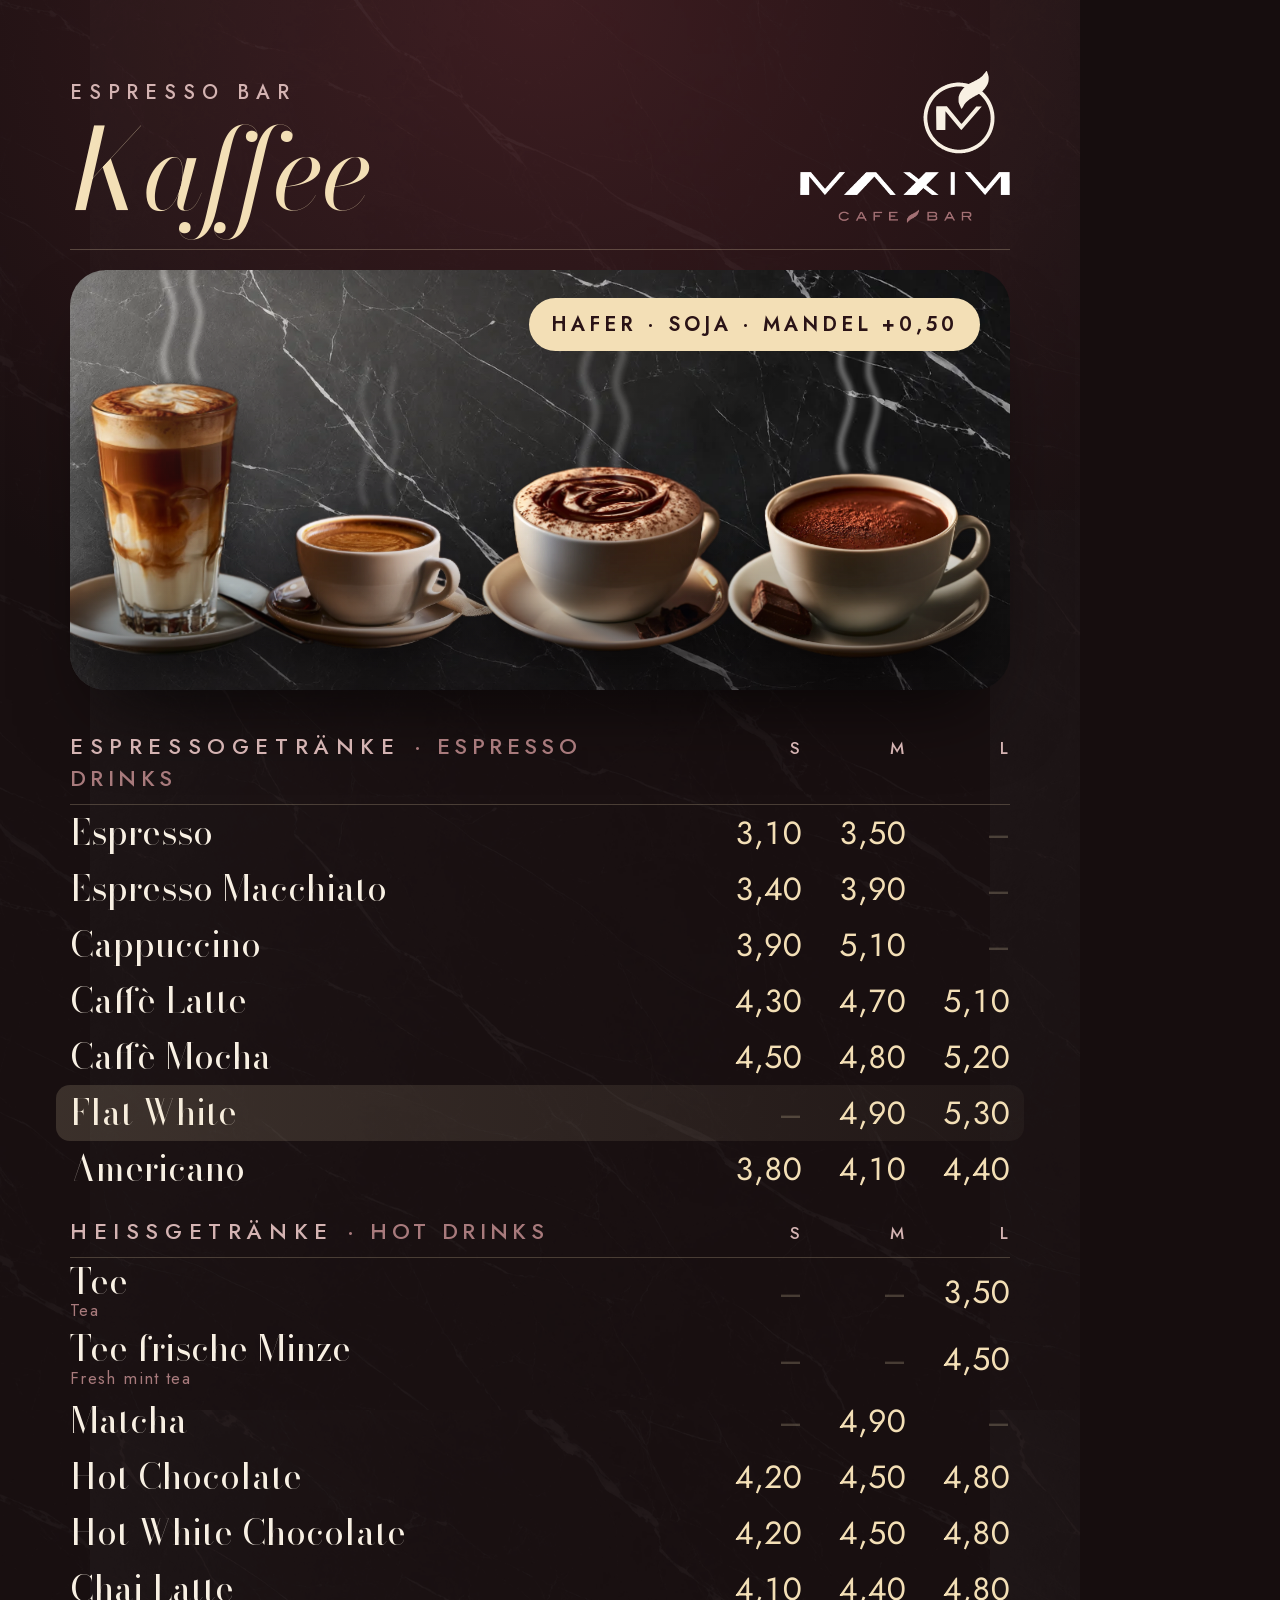
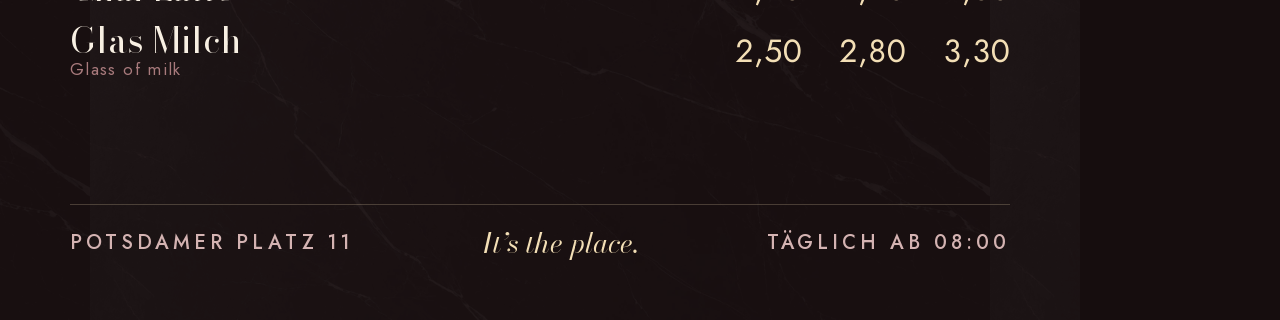
<file: potsdamer-platz/menuboard/screen.html>
<!doctype html>
<html lang="de">
<head>
<meta charset="utf-8">
<meta name="viewport" content="width=1080, initial-scale=1">
<title>Maxim Menuboard · Screen</title>
<meta name="robots" content="noindex">
<link rel="stylesheet" href="../css/fonts.css?v=1">
<style>
/* Maxim Menuboard · ein Hochkant Screen 1080 x 1920 (CSS), Video mal 2 = 4K.
   Preise und Namen nur aus ../data/menu.js (dieselbe Datei wie die Website). */
:root { --ink:#160d0e; --bord:#52222a; --bord-d:#2a1316; --red:#9e2a26; --mauve:#a87a7c; --mauve-l:#d4b3b2; --cream:#f3dfb6; --ivory:#f8f0e3; --teal:#19a6d9; }
* { box-sizing: border-box; margin: 0; padding: 0; }
html, body { width: 1080px; height: 1920px; overflow: hidden; background: var(--ink); color: var(--ivory); font-family: "Jost", sans-serif; -webkit-font-smoothing: antialiased; }
.screen { position: relative; width: 1080px; height: 1920px; overflow: hidden; background: radial-gradient(120% 60% at 50% 0%, #3b1a1e 0%, var(--ink) 62%); }
.screen::before { content: ""; position: absolute; inset: 0; background: url(../assets/img/marmor.webp) center / 900px; opacity: .07; mix-blend-mode: screen; }
/* Kopf */
.head { position: absolute; left: 70px; right: 70px; top: 60px; height: 190px; display: flex; align-items: flex-end; justify-content: space-between; border-bottom: 1.5px solid rgba(243,223,182,.25); padding-bottom: 26px; }
.head-l small { display: block; font: 500 20px "Jost"; letter-spacing: .34em; text-transform: uppercase; color: var(--mauve-l); margin-bottom: 10px; }
.head-l h1 { font: italic 400 112px/0.95 "Bodoni Moda", serif; color: var(--cream); letter-spacing: -.02em; position: relative; }
.head-l h1 .sweep { position: absolute; inset: 0; background: linear-gradient(100deg, transparent 30%, rgba(255,246,226,.85) 50%, transparent 70%); -webkit-background-clip: text; background-clip: text; color: transparent; background-size: 300% 100%; background-position: 150% 0; }
.head-r { display: flex; flex-direction: column; align-items: flex-end; gap: 14px; }
.head-r svg { width: 96px; height: 96px; color: var(--ivory); }
.head-r img { width: 210px; }
/* Bühne mit Produkten */
.stage { position: absolute; left: 70px; right: 70px; top: 270px; height: 420px; border-radius: 36px; overflow: hidden; background: #1c1a1b url(../assets/img/marmor.webp) center / cover; box-shadow: 0 40px 80px -30px rgba(0,0,0,.7); }
.stage::after { content: ""; position: absolute; inset: 0; background: radial-gradient(90% 90% at 25% 10%, rgba(255,236,210,.16), transparent 60%), linear-gradient(180deg, transparent 60%, rgba(10,6,7,.55)); pointer-events: none; }
.plate { position: absolute; bottom: 34px; width: 0; transform-origin: 50% 100%; will-change: transform; }
.plate img { position: absolute; bottom: 0; left: 50%; height: 100%; width: auto; max-width: none; transform: translateX(-50%); display: block; filter: drop-shadow(0 26px 22px rgba(0,0,0,.6)); }
.plate .tag { position: absolute; left: 50%; bottom: -6px; transform: translateX(-50%); white-space: nowrap; padding: 8px 18px; border-radius: 999px; background: rgba(22,13,14,.78); font: 500 20px "Jost"; letter-spacing: .14em; text-transform: uppercase; color: var(--cream); }
.steam { position: absolute; width: 90px; height: 150px; pointer-events: none; }
.steam path { fill: none; stroke: rgba(255,255,255,.55); stroke-width: 5; stroke-linecap: round; filter: blur(3px); }
.stage-badge { position: absolute; right: 30px; top: 28px; z-index: 3; padding: 12px 22px; border-radius: 999px; background: var(--cream); color: var(--bord-d); font: 600 20px "Jost"; letter-spacing: .2em; text-transform: uppercase; }
/* Listen */
.lists { position: absolute; left: 70px; right: 70px; top: 730px; bottom: 140px; display: flex; flex-direction: column; gap: 18px; }
.group h2 { display: flex; align-items: baseline; justify-content: space-between; font: 500 22px "Jost"; letter-spacing: .3em; text-transform: uppercase; color: var(--mauve-l); padding-bottom: 10px; border-bottom: 1.5px solid rgba(243,223,182,.22); }
.group h2 .cols { display: flex; gap: 0; letter-spacing: .14em; font-size: 17px; }
.group h2 .cols span, .row .p span { width: 104px; text-align: right; }
.row { display: flex; align-items: center; justify-content: space-between; gap: 16px; padding: 5px 14px; margin: 0 -14px; border-radius: 14px; position: relative; }
.row .n { display: flex; flex-direction: column; min-width: 0; }
.row .n b { font: 400 35px/1.06 "Bodoni Moda", serif; color: var(--ivory); white-space: nowrap; }
.row .n i { font: 400 17px/1.2 "Jost"; font-style: normal; letter-spacing: .08em; color: var(--mauve); }
.row .n i:empty { display: none; }
.row .p { display: flex; font: 400 32px "Jost"; color: var(--cream); font-variant-numeric: tabular-nums; flex: none; }
.row .p span.na { color: rgba(243,223,182,.22); }
.row .p.single span { width: auto; }
.row .vol { font: 400 19px "Jost"; color: var(--mauve); margin-right: 18px; align-self: center; }
.row .hl { position: absolute; inset: 0; border-radius: 14px; background: linear-gradient(90deg, rgba(243,223,182,.16), rgba(243,223,182,.04)); opacity: 0; }
.row .dot { width: 10px; height: 10px; border-radius: 50%; background: var(--teal); display: inline-block; margin-left: 12px; vertical-align: middle; }
/* Fuß */
.foot { position: absolute; left: 70px; right: 70px; bottom: 40px; height: 76px; display: flex; align-items: center; justify-content: space-between; border-top: 1.5px solid rgba(243,223,182,.22); font: 500 20px "Jost"; letter-spacing: .2em; text-transform: uppercase; color: var(--mauve-l); }
.foot b { font: italic 400 28px "Bodoni Moda", serif; letter-spacing: 0; text-transform: none; color: var(--cream); }
.foot .line { position: absolute; left: 0; top: -1.5px; height: 1.5px; width: 260px; background: linear-gradient(90deg, transparent, var(--cream), transparent); }
</style>
</head>
<body>
<svg width="0" height="0" style="position:absolute" aria-hidden="true"><defs>
  <symbol id="maxim-m" viewBox="0 0 100 100">
      <path class="m-ring" d="M75.62 9.23 L75.59 9.23 L75.49 9.30 L75.35 9.45 L75.14 9.68 L74.88 9.99 L74.56 10.38 L74.19 10.85 L73.76 11.40 L73.28 12.02 L72.83 12.59 L72.42 13.10 L72.04 13.56 L71.70 13.97 L71.39 14.32 L71.12 14.61 L70.89 14.85 L70.69 15.03 L70.51 15.19 L70.34 15.34 L70.18 15.48 L70.03 15.60 L69.90 15.70 L69.78 15.78 L69.67 15.85 L69.58 15.90 L69.48 15.96 L69.38 16.02 L69.28 16.10 L69.18 16.17 L69.07 16.26 L68.96 16.35 L68.85 16.45 L68.73 16.55 L68.59 16.67 L68.43 16.80 L68.23 16.94 L68.01 17.09 L67.76 17.26 L67.49 17.44 L67.18 17.63 L66.86 17.83 L66.45 18.07 L65.95 18.34 L65.38 18.65 L64.72 18.99 L63.98 19.37 L63.15 19.79 L62.24 20.24 L61.26 20.72 L60.38 21.15 L59.62 21.53 L58.97 21.85 L58.44 22.12 L58.02 22.34 L57.71 22.51 L57.52 22.62 L57.44 22.67 L57.36 22.72 L57.28 22.77 L57.21 22.80 L57.13 22.83 L57.05 22.84 L56.97 22.85 L56.89 22.86 L56.82 22.85 L56.70 22.83 L56.55 22.81 L56.35 22.77 L56.12 22.71 L55.86 22.65 L55.55 22.57 L55.21 22.49 L54.83 22.39 L54.49 22.30 L54.18 22.23 L53.90 22.17 L53.67 22.12 L53.47 22.08 L53.30 22.05 L53.17 22.04 L53.08 22.04 L52.99 22.04 L52.90 22.03 L52.82 22.02 L52.74 22.01 L52.66 21.99 L52.58 21.97 L52.51 21.95 L52.45 21.92 L52.37 21.90 L52.29 21.88 L52.20 21.86 L52.10 21.85 L52.00 21.83 L51.89 21.82 L51.77 21.82 L51.65 21.81 L51.53 21.80 L51.42 21.79 L51.31 21.78 L51.22 21.76 L51.13 21.74 L51.05 21.72 L50.97 21.70 L50.90 21.67 L50.77 21.65 L50.57 21.62 L50.31 21.60 L49.99 21.57 L49.60 21.54 L49.14 21.52 L48.62 21.49 L48.04 21.47 L47.52 21.45 L47.05 21.43 L46.65 21.42 L46.31 21.41 L46.02 21.41 L45.80 21.42 L45.64 21.43 L45.53 21.45 L45.42 21.46 L45.31 21.47 L45.19 21.48 L45.07 21.48 L44.94 21.48 L44.81 21.48 L44.67 21.48 L44.53 21.48 L44.39 21.48 L44.25 21.48 L44.10 21.49 L43.95 21.50 L43.80 21.52 L43.65 21.54 L43.49 21.57 L43.34 21.60 L43.17 21.63 L43.00 21.66 L42.82 21.68 L42.64 21.70 L42.44 21.73 L42.24 21.75 L42.03 21.76 L41.81 21.78 L41.59 21.80 L41.37 21.82 L41.16 21.85 L40.95 21.89 L40.73 21.93 L40.52 21.97 L40.31 22.02 L40.10 22.07 L39.91 22.11 L39.74 22.15 L39.59 22.18 L39.45 22.21 L39.34 22.23 L39.24 22.24 L39.16 22.25 L39.09 22.25 L39.00 22.26 L38.86 22.29 L38.70 22.32 L38.49 22.37 L38.25 22.44 L37.98 22.51 L37.67 22.60 L37.33 22.70 L37.02 22.78 L36.75 22.86 L36.51 22.92 L36.30 22.97 L36.14 23.01 L36.00 23.04 L35.91 23.06 L35.84 23.07 L35.75 23.08 L35.63 23.11 L35.47 23.16 L35.29 23.22 L35.07 23.29 L34.83 23.37 L34.55 23.47 L34.24 23.58 L33.92 23.70 L33.59 23.83 L33.24 23.97 L32.88 24.13 L32.50 24.30 L32.11 24.48 L31.71 24.67 L31.29 24.87 L30.92 25.05 L30.59 25.21 L30.30 25.35 L30.05 25.46 L29.85 25.55 L29.69 25.61 L29.58 25.66 L29.51 25.68 L29.40 25.72 L29.27 25.79 L29.10 25.88 L28.91 25.99 L28.68 26.13 L28.43 26.29 L28.14 26.48 L27.82 26.69 L27.54 26.87 L27.28 27.03 L27.06 27.17 L26.88 27.29 L26.72 27.38 L26.60 27.45 L26.51 27.49 L26.45 27.51 L26.34 27.57 L26.19 27.67 L25.98 27.82 L25.73 28.00 L25.42 28.22 L25.07 28.48 L24.66 28.79 L24.21 29.13 L23.77 29.47 L23.35 29.81 L22.93 30.15 L22.54 30.49 L22.15 30.82 L21.78 31.15 L21.42 31.48 L21.08 31.81 L20.77 32.11 L20.49 32.39 L20.25 32.63 L20.04 32.86 L19.86 33.05 L19.71 33.22 L19.60 33.36 L19.52 33.47 L19.44 33.59 L19.36 33.70 L19.27 33.80 L19.18 33.91 L19.08 34.01 L18.99 34.11 L18.89 34.20 L18.78 34.30 L18.67 34.40 L18.57 34.52 L18.45 34.64 L18.34 34.78 L18.22 34.92 L18.10 35.08 L17.98 35.24 L17.85 35.42 L17.74 35.58 L17.63 35.73 L17.53 35.86 L17.43 35.98 L17.35 36.08 L17.27 36.17 L17.20 36.24 L17.14 36.30 L17.06 36.38 L16.97 36.48 L16.87 36.61 L16.76 36.76 L16.63 36.94 L16.49 37.14 L16.33 37.36 L16.17 37.60 L16.01 37.84 L15.85 38.08 L15.71 38.31 L15.57 38.54 L15.44 38.77 L15.32 38.99 L15.20 39.21 L15.09 39.42 L14.99 39.61 L14.90 39.79 L14.81 39.94 L14.74 40.07 L14.67 40.18 L14.61 40.28 L14.56 40.35 L14.52 40.40 L14.46 40.50 L14.37 40.66 L14.26 40.86 L14.13 41.12 L13.97 41.42 L13.79 41.78 L13.59 42.19 L13.37 42.65 L13.14 43.15 L12.91 43.70 L12.68 44.29 L12.44 44.93 L12.20 45.61 L11.96 46.34 L11.71 47.11 L11.46 47.93 L11.24 48.66 L11.05 49.30 L10.90 49.86 L10.77 50.32 L10.68 50.70 L10.61 50.99 L10.58 51.19 L10.58 51.31 L10.58 51.42 L10.57 51.52 L10.56 51.62 L10.55 51.72 L10.53 51.81 L10.51 51.90 L10.49 51.98 L10.47 52.06 L10.44 52.14 L10.42 52.22 L10.41 52.31 L10.39 52.40 L10.38 52.49 L10.38 52.58 L10.38 52.68 L10.38 52.78 L10.37 52.87 L10.37 52.97 L10.36 53.06 L10.34 53.14 L10.33 53.22 L10.31 53.30 L10.28 53.38 L10.26 53.45 L10.23 53.55 L10.21 53.67 L10.20 53.81 L10.18 53.98 L10.17 54.17 L10.16 54.38 L10.15 54.62 L10.14 54.88 L10.14 55.12 L10.12 55.33 L10.11 55.52 L10.10 55.69 L10.08 55.83 L10.06 55.95 L10.03 56.05 L10.01 56.12 L9.98 56.21 L9.96 56.33 L9.95 56.47 L9.93 56.63 L9.92 56.81 L9.91 57.01 L9.90 57.23 L9.89 57.48 L9.89 57.70 L9.89 57.90 L9.90 58.07 L9.90 58.22 L9.92 58.35 L9.93 58.45 L9.95 58.53 L9.97 58.59 L9.99 58.67 L10.00 58.77 L10.01 58.90 L10.01 59.04 L10.01 59.21 L10.01 59.40 L10.01 59.61 L9.99 59.85 L9.99 60.07 L9.99 60.28 L10.00 60.48 L10.01 60.67 L10.03 60.85 L10.06 61.02 L10.09 61.18 L10.12 61.32 L10.15 61.46 L10.18 61.60 L10.20 61.73 L10.22 61.86 L10.24 61.98 L10.25 62.10 L10.25 62.22 L10.25 62.33 L10.26 62.45 L10.27 62.60 L10.29 62.76 L10.32 62.95 L10.35 63.15 L10.39 63.36 L10.43 63.60 L10.48 63.86 L10.53 64.10 L10.57 64.34 L10.61 64.56 L10.65 64.78 L10.68 64.99 L10.70 65.18 L10.72 65.37 L10.74 65.55 L10.76 65.71 L10.78 65.86 L10.80 66.00 L10.83 66.12 L10.85 66.24 L10.89 66.34 L10.92 66.42 L10.96 66.49 L11.00 66.61 L11.06 66.77 L11.12 66.98 L11.19 67.22 L11.27 67.51 L11.37 67.85 L11.47 68.23 L11.58 68.65 L11.69 69.06 L11.80 69.46 L11.92 69.86 L12.05 70.24 L12.17 70.61 L12.30 70.97 L12.43 71.33 L12.57 71.67 L12.71 72.02 L12.85 72.37 L13.01 72.71 L13.16 73.07 L13.32 73.42 L13.49 73.78 L13.66 74.13 L13.84 74.49 L14.03 74.86 L14.23 75.24 L14.44 75.63 L14.66 76.03 L14.90 76.45 L15.15 76.87 L15.41 77.30 L15.68 77.74 L15.95 78.18 L16.23 78.61 L16.52 79.03 L16.81 79.44 L17.11 79.85 L17.41 80.25 L17.72 80.64 L18.03 81.03 L18.36 81.42 L18.70 81.81 L19.05 82.22 L19.42 82.63 L19.80 83.04 L20.19 83.46 L20.60 83.89 L21.02 84.32 L21.43 84.73 L21.82 85.11 L22.19 85.47 L22.55 85.80 L22.89 86.11 L23.21 86.39 L23.52 86.65 L23.81 86.89 L24.12 87.13 L24.46 87.38 L24.81 87.65 L25.18 87.92 L25.57 88.20 L25.99 88.49 L26.42 88.78 L26.87 89.09 L27.33 89.39 L27.79 89.68 L28.26 89.97 L28.74 90.24 L29.22 90.51 L29.70 90.77 L30.19 91.02 L30.68 91.27 L31.17 91.50 L31.65 91.73 L32.12 91.94 L32.59 92.15 L33.04 92.35 L33.49 92.53 L33.93 92.71 L34.36 92.88 L34.75 93.02 L35.09 93.15 L35.38 93.25 L35.63 93.34 L35.83 93.41 L35.99 93.45 L36.09 93.48 L36.16 93.48 L36.26 93.50 L36.42 93.54 L36.61 93.58 L36.86 93.65 L37.14 93.72 L37.47 93.81 L37.85 93.92 L38.27 94.04 L38.66 94.14 L39.01 94.24 L39.32 94.31 L39.60 94.38 L39.84 94.42 L40.04 94.46 L40.21 94.48 L40.34 94.48 L40.46 94.49 L40.57 94.50 L40.68 94.51 L40.77 94.53 L40.86 94.55 L40.94 94.57 L41.01 94.59 L41.07 94.62 L41.14 94.64 L41.21 94.66 L41.28 94.68 L41.36 94.69 L41.44 94.70 L41.53 94.71 L41.62 94.71 L41.71 94.71 L41.80 94.71 L41.89 94.72 L41.98 94.73 L42.06 94.74 L42.13 94.76 L42.21 94.78 L42.28 94.80 L42.35 94.83 L42.44 94.85 L42.56 94.87 L42.70 94.89 L42.87 94.91 L43.07 94.93 L43.29 94.94 L43.53 94.95 L43.80 94.96 L44.05 94.98 L44.27 94.99 L44.46 95.01 L44.62 95.02 L44.77 95.04 L44.88 95.07 L44.97 95.09 L45.03 95.12 L45.10 95.14 L45.16 95.15 L45.23 95.16 L45.31 95.16 L45.38 95.16 L45.46 95.15 L45.54 95.14 L45.62 95.11 L45.74 95.10 L45.90 95.09 L46.08 95.08 L46.30 95.08 L46.56 95.08 L46.85 95.09 L47.17 95.10 L47.53 95.11 L47.85 95.12 L48.13 95.13 L48.37 95.14 L48.56 95.14 L48.72 95.13 L48.83 95.12 L48.90 95.11 L48.93 95.10 L49.02 95.08 L49.17 95.06 L49.37 95.03 L49.63 95.00 L49.95 94.97 L50.32 94.93 L50.76 94.90 L51.24 94.85 L51.74 94.80 L52.25 94.74 L52.76 94.67 L53.28 94.59 L53.81 94.50 L54.35 94.40 L54.89 94.29 L55.44 94.17 L55.98 94.05 L56.50 93.92 L57.01 93.79 L57.51 93.66 L57.99 93.52 L58.45 93.38 L58.91 93.24 L59.34 93.09 L59.75 92.96 L60.11 92.83 L60.44 92.70 L60.74 92.59 L60.99 92.48 L61.22 92.38 L61.40 92.29 L61.55 92.21 L61.72 92.12 L61.90 92.03 L62.09 91.94 L62.30 91.84 L62.52 91.74 L62.76 91.64 L63.01 91.53 L63.28 91.42 L63.56 91.30 L63.85 91.17 L64.15 91.02 L64.47 90.86 L64.80 90.68 L65.15 90.49 L65.50 90.29 L65.87 90.08 L66.24 89.86 L66.61 89.63 L66.99 89.40 L67.36 89.16 L67.73 88.92 L68.10 88.66 L68.48 88.40 L68.85 88.14 L69.21 87.88 L69.53 87.64 L69.83 87.41 L70.11 87.19 L70.37 86.98 L70.60 86.78 L70.80 86.59 L70.99 86.41 L71.16 86.25 L71.31 86.10 L71.46 85.97 L71.59 85.86 L71.71 85.76 L71.82 85.68 L71.92 85.61 L72.00 85.56 L72.08 85.50 L72.15 85.45 L72.23 85.39 L72.29 85.32 L72.36 85.26 L72.42 85.19 L72.47 85.12 L72.53 85.05 L72.60 84.95 L72.70 84.84 L72.83 84.70 L72.98 84.54 L73.15 84.36 L73.34 84.16 L73.57 83.93 L73.81 83.69 L74.06 83.43 L74.31 83.17 L74.56 82.89 L74.82 82.59 L75.08 82.29 L75.35 81.98 L75.61 81.65 L75.89 81.31 L76.15 80.97 L76.41 80.63 L76.67 80.30 L76.92 79.96 L77.16 79.63 L77.40 79.29 L77.64 78.96 L77.86 78.62 L78.09 78.29 L78.30 77.97 L78.51 77.64 L78.70 77.32 L78.89 77.01 L79.08 76.69 L79.25 76.38 L79.42 76.08 L79.58 75.77 L79.74 75.46 L79.90 75.16 L80.05 74.85 L80.20 74.55 L80.35 74.25 L80.49 73.94 L80.63 73.64 L80.76 73.36 L80.88 73.09 L80.99 72.84 L81.08 72.61 L81.17 72.39 L81.24 72.20 L81.31 72.02 L81.36 71.86 L81.41 71.71 L81.46 71.57 L81.50 71.45 L81.55 71.33 L81.59 71.24 L81.63 71.15 L81.67 71.07 L81.71 71.01 L81.74 70.95 L81.77 70.89 L81.79 70.83 L81.81 70.77 L81.83 70.72 L81.84 70.66 L81.85 70.61 L81.86 70.56 L81.87 70.50 L81.88 70.44 L81.90 70.37 L81.92 70.29 L81.95 70.21 L81.98 70.12 L82.02 70.03 L82.06 69.93 L82.10 69.84 L82.13 69.75 L82.16 69.67 L82.18 69.59 L82.19 69.52 L82.20 69.46 L82.21 69.40 L82.21 69.35 L82.21 69.29 L82.22 69.23 L82.24 69.16 L82.26 69.08 L82.29 69.00 L82.32 68.91 L82.35 68.82 L82.40 68.72 L82.44 68.61 L82.47 68.50 L82.51 68.38 L82.54 68.25 L82.57 68.11 L82.60 67.96 L82.63 67.81 L82.66 67.65 L82.69 67.49 L82.72 67.33 L82.75 67.18 L82.79 67.03 L82.83 66.88 L82.87 66.73 L82.91 66.59 L82.96 66.45 L83.01 66.30 L83.05 66.15 L83.09 65.99 L83.12 65.83 L83.16 65.66 L83.19 65.48 L83.22 65.30 L83.24 65.11 L83.27 64.95 L83.29 64.79 L83.32 64.66 L83.34 64.55 L83.36 64.45 L83.38 64.37 L83.41 64.31 L83.43 64.27 L83.45 64.21 L83.46 64.14 L83.48 64.06 L83.49 63.95 L83.50 63.84 L83.51 63.71 L83.52 63.56 L83.52 63.40 L83.53 63.25 L83.54 63.12 L83.55 63.00 L83.56 62.90 L83.58 62.82 L83.60 62.74 L83.61 62.69 L83.64 62.65 L83.66 62.52 L83.68 62.31 L83.70 62.02 L83.72 61.65 L83.74 61.20 L83.76 60.66 L83.78 60.04 L83.80 59.34 L83.82 58.71 L83.83 58.17 L83.83 57.71 L83.83 57.34 L83.83 57.04 L83.82 56.83 L83.80 56.69 L83.78 56.64 L83.76 56.58 L83.75 56.51 L83.74 56.43 L83.73 56.33 L83.73 56.23 L83.72 56.12 L83.73 56.00 L83.73 55.87 L83.73 55.75 L83.73 55.64 L83.73 55.53 L83.72 55.44 L83.71 55.35 L83.69 55.27 L83.68 55.20 L83.66 55.14 L83.64 55.07 L83.62 55.00 L83.61 54.93 L83.61 54.86 L83.60 54.78 L83.60 54.71 L83.60 54.62 L83.61 54.54 L83.61 54.44 L83.60 54.32 L83.60 54.19 L83.58 54.04 L83.56 53.87 L83.54 53.69 L83.52 53.48 L83.48 53.27 L83.44 53.00 L83.38 52.70 L83.32 52.36 L83.24 51.97 L83.14 51.54 L83.04 51.06 L82.92 50.55 L82.79 49.99 L82.66 49.45 L82.52 48.92 L82.38 48.41 L82.24 47.92 L82.09 47.44 L81.94 46.98 L81.79 46.53 L81.63 46.10 L81.47 45.67 L81.31 45.25 L81.15 44.84 L80.99 44.43 L80.82 44.03 L80.65 43.64 L80.48 43.25 L80.31 42.87 L80.13 42.49 L79.94 42.11 L79.75 41.72 L79.55 41.34 L79.34 40.95 L79.13 40.56 L78.91 40.17 L78.68 39.78 L78.45 39.41 L78.23 39.05 L78.01 38.71 L77.79 38.38 L77.57 38.07 L77.36 37.77 L77.15 37.49 L76.94 37.22 L76.74 36.97 L76.57 36.74 L76.41 36.52 L76.26 36.32 L76.13 36.14 L76.02 35.97 L75.92 35.82 L75.83 35.68 L75.72 35.52 L75.57 35.33 L75.40 35.10 L75.19 34.85 L74.95 34.58 L74.68 34.27 L74.38 33.93 L74.04 33.57 L73.72 33.22 L73.42 32.90 L73.13 32.60 L72.86 32.32 L72.60 32.07 L72.36 31.83 L72.13 31.62 L71.91 31.42 L71.73 31.25 L71.57 31.10 L71.44 30.97 L71.33 30.86 L71.26 30.76 L71.21 30.69 L71.18 30.64 L71.19 30.61 L71.23 30.54 L71.31 30.44 L71.43 30.29 L71.59 30.11 L71.78 29.90 L72.01 29.64 L72.28 29.35 L72.59 29.02 L72.88 28.70 L73.16 28.39 L73.43 28.08 L73.68 27.78 L73.92 27.49 L74.15 27.21 L74.36 26.93 L74.56 26.66 L74.75 26.39 L74.93 26.12 L75.11 25.86 L75.28 25.60 L75.45 25.34 L75.61 25.09 L75.76 24.83 L75.91 24.58 L76.05 24.32 L76.20 24.04 L76.34 23.75 L76.48 23.44 L76.63 23.12 L76.77 22.78 L76.91 22.43 L77.05 22.07 L77.17 21.74 L77.28 21.43 L77.37 21.17 L77.44 20.93 L77.49 20.72 L77.52 20.55 L77.54 20.41 L77.54 20.30 L77.54 20.19 L77.55 20.09 L77.56 20.00 L77.57 19.91 L77.59 19.82 L77.61 19.74 L77.63 19.66 L77.66 19.59 L77.68 19.47 L77.71 19.31 L77.73 19.10 L77.74 18.85 L77.76 18.56 L77.77 18.22 L77.79 17.84 L77.80 17.41 L77.80 17.01 L77.80 16.65 L77.79 16.31 L77.78 16.00 L77.76 15.73 L77.74 15.48 L77.71 15.26 L77.67 15.07 L77.62 14.85 L77.56 14.60 L77.48 14.32 L77.39 14.00 L77.28 13.65 L77.16 13.26 L77.03 12.85 L76.89 12.40 L76.76 12.00 L76.65 11.66 L76.56 11.36 L76.48 11.11 L76.43 10.91 L76.39 10.77 L76.38 10.67 L76.38 10.62 L76.37 10.56 L76.35 10.49 L76.32 10.40 L76.28 10.30 L76.23 10.19 L76.17 10.07 L76.10 9.93 L76.02 9.78 L75.95 9.65 L75.88 9.53 L75.82 9.43 L75.76 9.36 L75.71 9.30 L75.66 9.26Z M47.54 25.49 L48.04 25.51 L48.51 25.54 L48.93 25.56 L49.32 25.60 L49.68 25.63 L49.99 25.67 L50.28 25.72 L50.52 25.77 L50.73 25.82 L50.93 25.86 L51.11 25.90 L51.28 25.94 L51.45 25.97 L51.60 25.99 L51.73 26.01 L51.86 26.02 L51.97 26.02 L52.08 26.03 L52.17 26.04 L52.25 26.05 L52.32 26.06 L52.37 26.08 L52.42 26.10 L52.45 26.11 L52.47 26.14 L52.49 26.16 L52.50 26.18 L52.50 26.21 L52.51 26.24 L52.50 26.27 L52.50 26.30 L52.49 26.34 L52.47 26.37 L52.45 26.41 L52.42 26.45 L52.38 26.50 L52.33 26.54 L52.28 26.59 L52.21 26.65 L52.14 26.70 L52.07 26.76 L51.97 26.84 L51.86 26.94 L51.73 27.07 L51.58 27.23 L51.42 27.41 L51.24 27.61 L51.04 27.83 L50.83 28.08 L50.62 28.34 L50.41 28.60 L50.21 28.86 L50.01 29.12 L49.81 29.39 L49.62 29.67 L49.43 29.94 L49.24 30.22 L49.06 30.50 L48.89 30.77 L48.72 31.03 L48.57 31.29 L48.42 31.54 L48.28 31.79 L48.15 32.03 L48.02 32.26 L47.90 32.51 L47.77 32.76 L47.65 33.02 L47.53 33.30 L47.42 33.58 L47.30 33.87 L47.18 34.18 L47.07 34.49 L46.96 34.78 L46.87 35.04 L46.79 35.28 L46.72 35.49 L46.66 35.68 L46.61 35.85 L46.58 35.98 L46.55 36.10 L46.53 36.27 L46.50 36.50 L46.48 36.78 L46.46 37.12 L46.45 37.52 L46.43 37.98 L46.42 38.49 L46.41 39.05 L46.41 39.57 L46.41 40.04 L46.41 40.46 L46.42 40.84 L46.44 41.16 L46.46 41.44 L46.48 41.66 L46.52 41.84 L46.55 42.02 L46.60 42.21 L46.64 42.40 L46.70 42.60 L46.76 42.80 L46.83 43.01 L46.90 43.22 L46.98 43.44 L47.08 43.70 L47.20 44.00 L47.34 44.34 L47.50 44.72 L47.69 45.14 L47.90 45.60 L48.12 46.10 L48.38 46.65 L48.60 47.12 L48.79 47.53 L48.95 47.88 L49.09 48.16 L49.20 48.38 L49.27 48.53 L49.32 48.61 L49.34 48.64 L49.37 48.65 L49.40 48.66 L49.43 48.67 L49.47 48.67 L49.52 48.67 L49.56 48.66 L49.62 48.65 L49.67 48.64 L49.75 48.58 L49.85 48.48 L49.98 48.33 L50.12 48.14 L50.28 47.91 L50.47 47.63 L50.68 47.31 L50.91 46.94 L51.12 46.60 L51.32 46.28 L51.50 45.97 L51.67 45.69 L51.82 45.43 L51.95 45.19 L52.07 44.97 L52.18 44.78 L52.28 44.58 L52.40 44.39 L52.51 44.21 L52.63 44.02 L52.75 43.85 L52.87 43.67 L53.00 43.50 L53.13 43.33 L53.28 43.15 L53.45 42.95 L53.64 42.74 L53.86 42.51 L54.09 42.27 L54.35 42.01 L54.62 41.73 L54.92 41.44 L55.22 41.15 L55.52 40.87 L55.83 40.60 L56.13 40.33 L56.44 40.07 L56.76 39.81 L57.07 39.56 L57.39 39.32 L57.69 39.09 L57.98 38.87 L58.26 38.67 L58.53 38.49 L58.78 38.33 L59.02 38.17 L59.25 38.04 L59.46 37.92 L59.67 37.80 L59.87 37.68 L60.07 37.56 L60.26 37.44 L60.45 37.32 L60.63 37.20 L60.81 37.08 L60.98 36.96 L61.22 36.81 L61.51 36.63 L61.87 36.42 L62.29 36.18 L62.78 35.91 L63.33 35.61 L63.93 35.28 L64.61 34.92 L65.20 34.60 L65.72 34.32 L66.15 34.08 L66.51 33.88 L66.79 33.72 L67.00 33.60 L67.12 33.52 L67.17 33.48 L67.22 33.44 L67.26 33.41 L67.31 33.38 L67.35 33.35 L67.39 33.33 L67.44 33.31 L67.48 33.30 L67.52 33.29 L67.57 33.28 L67.62 33.29 L67.68 33.30 L67.74 33.32 L67.81 33.34 L67.88 33.37 L67.96 33.41 L68.04 33.46 L68.12 33.51 L68.19 33.56 L68.26 33.61 L68.32 33.65 L68.37 33.71 L68.42 33.76 L68.46 33.81 L68.50 33.86 L68.54 33.92 L68.60 33.98 L68.67 34.04 L68.74 34.11 L68.83 34.18 L68.92 34.25 L69.03 34.33 L69.14 34.42 L69.29 34.54 L69.46 34.70 L69.67 34.90 L69.90 35.13 L70.17 35.41 L70.47 35.72 L70.80 36.08 L71.16 36.47 L71.51 36.86 L71.85 37.25 L72.19 37.65 L72.52 38.05 L72.84 38.45 L73.15 38.85 L73.46 39.26 L73.75 39.66 L74.05 40.08 L74.34 40.52 L74.63 40.97 L74.91 41.43 L75.20 41.91 L75.48 42.40 L75.76 42.91 L76.03 43.43 L76.30 43.94 L76.54 44.44 L76.78 44.92 L77.00 45.40 L77.21 45.87 L77.40 46.32 L77.58 46.76 L77.75 47.20 L77.91 47.64 L78.07 48.09 L78.22 48.55 L78.37 49.02 L78.51 49.50 L78.65 49.99 L78.79 50.49 L78.92 51.01 L79.03 51.46 L79.13 51.86 L79.21 52.20 L79.27 52.48 L79.32 52.71 L79.35 52.88 L79.36 52.99 L79.35 53.05 L79.35 53.13 L79.36 53.25 L79.38 53.39 L79.40 53.56 L79.43 53.76 L79.47 53.98 L79.52 54.23 L79.57 54.52 L79.61 54.78 L79.65 55.04 L79.68 55.28 L79.71 55.50 L79.73 55.72 L79.74 55.92 L79.75 56.10 L79.75 56.27 L79.75 56.43 L79.76 56.56 L79.76 56.68 L79.77 56.79 L79.78 56.87 L79.79 56.94 L79.80 56.98 L79.82 57.02 L79.83 57.08 L79.84 57.17 L79.85 57.30 L79.85 57.45 L79.85 57.64 L79.85 57.86 L79.84 58.11 L79.83 58.39 L79.82 58.64 L79.82 58.87 L79.82 59.07 L79.83 59.24 L79.83 59.38 L79.85 59.49 L79.86 59.58 L79.89 59.63 L79.90 59.69 L79.91 59.76 L79.91 59.83 L79.91 59.90 L79.90 59.98 L79.89 60.06 L79.87 60.14 L79.84 60.23 L79.82 60.34 L79.80 60.47 L79.78 60.62 L79.76 60.79 L79.75 60.98 L79.74 61.19 L79.73 61.42 L79.73 61.67 L79.72 61.91 L79.70 62.15 L79.68 62.37 L79.65 62.60 L79.62 62.81 L79.59 63.02 L79.54 63.22 L79.50 63.41 L79.46 63.59 L79.42 63.76 L79.39 63.92 L79.37 64.06 L79.35 64.20 L79.34 64.32 L79.33 64.43 L79.33 64.53 L79.32 64.68 L79.29 64.87 L79.24 65.11 L79.18 65.40 L79.11 65.74 L79.02 66.12 L78.91 66.55 L78.79 67.03 L78.67 67.51 L78.54 67.97 L78.40 68.44 L78.25 68.90 L78.10 69.35 L77.94 69.80 L77.77 70.24 L77.60 70.68 L77.43 71.10 L77.27 71.50 L77.11 71.88 L76.95 72.24 L76.79 72.59 L76.64 72.92 L76.49 73.23 L76.34 73.52 L76.19 73.82 L76.03 74.12 L75.87 74.42 L75.70 74.73 L75.52 75.05 L75.33 75.37 L75.14 75.69 L74.94 76.02 L74.74 76.35 L74.53 76.67 L74.31 77.00 L74.08 77.32 L73.85 77.65 L73.60 77.97 L73.36 78.30 L73.10 78.62 L72.86 78.92 L72.63 79.20 L72.41 79.46 L72.21 79.69 L72.02 79.90 L71.84 80.09 L71.68 80.26 L71.53 80.41 L71.38 80.55 L71.23 80.71 L71.09 80.86 L70.94 81.02 L70.80 81.17 L70.66 81.34 L70.53 81.50 L70.39 81.67 L70.24 81.84 L70.07 82.03 L69.88 82.23 L69.67 82.43 L69.44 82.65 L69.20 82.87 L68.93 83.11 L68.65 83.35 L68.39 83.58 L68.14 83.78 L67.92 83.96 L67.71 84.13 L67.52 84.27 L67.35 84.40 L67.19 84.50 L67.06 84.58 L66.93 84.66 L66.81 84.74 L66.70 84.82 L66.60 84.90 L66.51 84.97 L66.42 85.04 L66.35 85.11 L66.28 85.18 L66.20 85.25 L66.11 85.33 L66.01 85.41 L65.90 85.50 L65.77 85.59 L65.64 85.68 L65.49 85.78 L65.34 85.89 L65.19 85.98 L65.06 86.06 L64.94 86.14 L64.82 86.20 L64.72 86.25 L64.63 86.29 L64.55 86.32 L64.49 86.34 L64.42 86.37 L64.36 86.39 L64.31 86.42 L64.26 86.45 L64.21 86.48 L64.16 86.51 L64.12 86.54 L64.09 86.58 L64.04 86.62 L63.98 86.66 L63.92 86.70 L63.84 86.75 L63.76 86.79 L63.66 86.84 L63.56 86.89 L63.44 86.94 L63.34 86.99 L63.24 87.04 L63.15 87.09 L63.07 87.14 L63.00 87.18 L62.93 87.23 L62.88 87.27 L62.83 87.31 L62.78 87.35 L62.73 87.39 L62.68 87.42 L62.63 87.45 L62.58 87.47 L62.52 87.49 L62.47 87.51 L62.41 87.53 L62.33 87.56 L62.22 87.61 L62.08 87.67 L61.92 87.75 L61.73 87.84 L61.52 87.95 L61.28 88.08 L61.01 88.22 L60.73 88.36 L60.43 88.50 L60.11 88.64 L59.77 88.79 L59.42 88.93 L59.05 89.07 L58.66 89.22 L58.26 89.36 L57.86 89.50 L57.47 89.63 L57.10 89.76 L56.73 89.88 L56.37 89.99 L56.02 90.09 L55.68 90.18 L55.36 90.27 L55.01 90.36 L54.65 90.45 L54.27 90.53 L53.88 90.61 L53.47 90.70 L53.05 90.78 L52.60 90.86 L52.15 90.93 L51.73 91.00 L51.35 91.06 L51.01 91.11 L50.72 91.15 L50.46 91.18 L50.24 91.20 L50.07 91.21 L49.93 91.21 L49.81 91.21 L49.70 91.21 L49.60 91.22 L49.51 91.23 L49.44 91.24 L49.38 91.25 L49.33 91.26 L49.29 91.28 L49.24 91.29 L49.16 91.30 L49.07 91.31 L48.96 91.32 L48.83 91.32 L48.68 91.32 L48.51 91.32 L48.32 91.31 L48.15 91.31 L48.00 91.31 L47.87 91.31 L47.76 91.32 L47.67 91.32 L47.59 91.33 L47.54 91.35 L47.50 91.36 L47.41 91.37 L47.27 91.38 L47.08 91.38 L46.83 91.38 L46.53 91.37 L46.18 91.36 L45.77 91.34 L45.31 91.32 L44.91 91.30 L44.55 91.28 L44.25 91.26 L44.00 91.24 L43.80 91.22 L43.66 91.20 L43.56 91.18 L43.52 91.16 L43.46 91.14 L43.39 91.12 L43.31 91.11 L43.20 91.09 L43.09 91.08 L42.96 91.07 L42.81 91.07 L42.65 91.06 L42.50 91.05 L42.36 91.04 L42.24 91.03 L42.13 91.01 L42.03 90.99 L41.94 90.97 L41.86 90.95 L41.80 90.92 L41.72 90.90 L41.62 90.87 L41.50 90.84 L41.36 90.81 L41.20 90.78 L41.02 90.75 L40.82 90.72 L40.60 90.69 L40.40 90.66 L40.21 90.63 L40.04 90.59 L39.88 90.55 L39.74 90.52 L39.61 90.48 L39.51 90.44 L39.41 90.40 L39.31 90.36 L39.20 90.32 L39.08 90.28 L38.95 90.24 L38.81 90.21 L38.66 90.17 L38.50 90.14 L38.33 90.11 L38.14 90.06 L37.91 90.01 L37.65 89.93 L37.35 89.85 L37.03 89.75 L36.68 89.63 L36.29 89.51 L35.88 89.37 L35.44 89.21 L35.00 89.04 L34.54 88.85 L34.07 88.64 L33.59 88.42 L33.09 88.18 L32.58 87.93 L32.05 87.66 L31.55 87.39 L31.07 87.14 L30.62 86.89 L30.20 86.66 L29.80 86.43 L29.43 86.21 L29.08 86.00 L28.76 85.79 L28.45 85.60 L28.15 85.40 L27.87 85.21 L27.60 85.03 L27.35 84.85 L27.10 84.67 L26.88 84.50 L26.66 84.33 L26.44 84.15 L26.20 83.96 L25.95 83.75 L25.69 83.52 L25.42 83.29 L25.14 83.03 L24.84 82.77 L24.53 82.48 L24.23 82.20 L23.93 81.91 L23.64 81.62 L23.34 81.32 L23.06 81.02 L22.77 80.71 L22.49 80.41 L22.22 80.09 L21.95 79.79 L21.69 79.48 L21.43 79.18 L21.19 78.89 L20.95 78.60 L20.72 78.31 L20.50 78.03 L20.29 77.76 L20.09 77.49 L19.90 77.24 L19.73 76.99 L19.57 76.76 L19.43 76.53 L19.29 76.32 L19.18 76.12 L19.07 75.92 L18.97 75.74 L18.87 75.56 L18.77 75.39 L18.67 75.23 L18.57 75.08 L18.48 74.93 L18.38 74.79 L18.29 74.66 L18.20 74.54 L18.13 74.43 L18.07 74.34 L18.02 74.25 L17.97 74.17 L17.94 74.10 L17.92 74.04 L17.91 74.00 L17.88 73.91 L17.82 73.78 L17.75 73.62 L17.65 73.41 L17.53 73.17 L17.38 72.88 L17.22 72.56 L17.03 72.19 L16.85 71.84 L16.69 71.50 L16.53 71.17 L16.39 70.85 L16.25 70.54 L16.12 70.24 L16.01 69.95 L15.91 69.67 L15.80 69.38 L15.69 69.07 L15.59 68.74 L15.48 68.40 L15.37 68.04 L15.25 67.66 L15.14 67.27 L15.03 66.86 L14.92 66.47 L14.83 66.12 L14.76 65.79 L14.69 65.50 L14.64 65.23 L14.60 64.99 L14.57 64.78 L14.55 64.60 L14.53 64.41 L14.51 64.22 L14.48 64.02 L14.45 63.82 L14.41 63.62 L14.37 63.41 L14.32 63.19 L14.27 62.97 L14.22 62.75 L14.18 62.51 L14.14 62.27 L14.10 62.03 L14.07 61.77 L14.05 61.51 L14.03 61.24 L14.01 60.97 L14.00 60.72 L13.98 60.50 L13.97 60.32 L13.95 60.16 L13.93 60.04 L13.92 59.94 L13.90 59.87 L13.89 59.84 L13.88 59.73 L13.87 59.55 L13.86 59.31 L13.86 58.99 L13.87 58.61 L13.88 58.15 L13.89 57.63 L13.90 57.04 L13.92 56.49 L13.95 56.01 L13.97 55.57 L14.01 55.18 L14.04 54.85 L14.08 54.57 L14.12 54.34 L14.17 54.16 L14.21 53.99 L14.25 53.81 L14.28 53.64 L14.30 53.47 L14.33 53.31 L14.34 53.14 L14.35 52.98 L14.36 52.82 L14.37 52.66 L14.38 52.51 L14.40 52.36 L14.42 52.22 L14.45 52.09 L14.48 51.96 L14.52 51.83 L14.56 51.71 L14.61 51.55 L14.67 51.36 L14.73 51.13 L14.79 50.86 L14.87 50.56 L14.95 50.21 L15.04 49.83 L15.13 49.42 L15.22 49.02 L15.32 48.64 L15.41 48.28 L15.51 47.95 L15.60 47.63 L15.69 47.33 L15.79 47.05 L15.88 46.79 L15.99 46.50 L16.11 46.20 L16.25 45.88 L16.40 45.53 L16.56 45.16 L16.74 44.77 L16.94 44.36 L17.15 43.93 L17.35 43.52 L17.54 43.14 L17.74 42.78 L17.92 42.44 L18.10 42.13 L18.27 41.84 L18.44 41.58 L18.60 41.34 L18.74 41.12 L18.87 40.93 L18.98 40.76 L19.07 40.62 L19.14 40.50 L19.19 40.41 L19.22 40.34 L19.24 40.29 L19.28 40.21 L19.35 40.09 L19.45 39.94 L19.58 39.75 L19.74 39.53 L19.92 39.27 L20.13 38.98 L20.37 38.65 L20.60 38.34 L20.84 38.04 L21.06 37.75 L21.28 37.49 L21.50 37.23 L21.71 36.99 L21.92 36.77 L22.12 36.56 L22.30 36.37 L22.46 36.21 L22.60 36.06 L22.71 35.93 L22.81 35.82 L22.88 35.74 L22.92 35.67 L22.95 35.62 L23.01 35.55 L23.09 35.46 L23.20 35.35 L23.35 35.21 L23.52 35.06 L23.72 34.88 L23.95 34.67 L24.21 34.45 L24.45 34.25 L24.65 34.07 L24.83 33.90 L24.98 33.76 L25.11 33.64 L25.20 33.54 L25.27 33.47 L25.31 33.41 L25.39 33.33 L25.50 33.22 L25.65 33.09 L25.84 32.94 L26.06 32.76 L26.31 32.56 L26.61 32.33 L26.93 32.08 L27.28 31.83 L27.64 31.58 L28.02 31.32 L28.42 31.06 L28.83 30.79 L29.26 30.53 L29.71 30.26 L30.17 29.99 L30.62 29.73 L31.06 29.49 L31.48 29.26 L31.89 29.04 L32.28 28.84 L32.66 28.65 L33.03 28.48 L33.39 28.32 L33.71 28.17 L34.00 28.04 L34.26 27.93 L34.50 27.84 L34.70 27.76 L34.87 27.70 L35.01 27.66 L35.12 27.63 L35.23 27.60 L35.34 27.57 L35.45 27.54 L35.55 27.50 L35.66 27.45 L35.77 27.41 L35.88 27.36 L35.99 27.31 L36.15 27.25 L36.34 27.18 L36.59 27.10 L36.87 27.01 L37.20 26.92 L37.58 26.82 L38.00 26.71 L38.46 26.59 L38.89 26.48 L39.27 26.39 L39.62 26.30 L39.94 26.24 L40.21 26.18 L40.45 26.14 L40.65 26.11 L40.81 26.10 L40.98 26.08 L41.16 26.05 L41.35 26.02 L41.55 25.99 L41.76 25.95 L41.98 25.91 L42.21 25.86 L42.45 25.81 L42.68 25.76 L42.90 25.72 L43.10 25.69 L43.29 25.67 L43.47 25.65 L43.63 25.65 L43.78 25.64 L43.92 25.65 L44.07 25.65 L44.22 25.65 L44.37 25.64 L44.53 25.62 L44.69 25.61 L44.85 25.58 L45.02 25.56 L45.19 25.53 L45.40 25.50 L45.66 25.48 L45.95 25.47 L46.29 25.47 L46.66 25.47 L47.08 25.48Z" fill="currentColor" fill-rule="evenodd"/>
      <path class="m-m" d="M23.29 70.83 L32.67 70.83 L32.79 51.29 L48.42 70.04 L49.42 70.75 L70.62 46.46 L64.88 46.46 L49.92 63.96 L49.17 64.25 L34.21 46.21 L23.29 46.21 L23.00 50.29Z" fill="currentColor"/>
  </symbol>
</defs></svg>
<div class="screen" id="screen"></div>
<script src="../data/menu.js"></script>
<script>
(function () {
  "use strict";
  /* Aufteilung der vier Screens. plates: Bild (Freisteller aus 01_Produktfotos/freigestellt, als webp in assets/img/cut), Mitte in Prozent der Bühnenbreite, Höhe in px, Dampf ja/nein. Alle stehen auf einer Linie. */
  var SCREENS = {
    1: { kick: "Espresso Bar", title: "Kaffee", sub: "Coffee", groups: ["espresso", "hot"], badge: "Hafer · Soja · Mandel +0,50",
         plates: [["latte", 12, 280, 1], ["espresso", 33, 140, 1], ["mocha", 57, 190, 1], ["hotchocolate", 84, 190, 1]] },
    2: { kick: "Täglich ab 08:00", title: "Frühstück", sub: "Breakfast & Sweets", groups: ["food", "sweets"], badge: "Neu · Frühstück",
         plates: [["oats", 12, 280], ["croissant", 35, 145], ["chia", 60, 240], ["muffin", 84, 185]] },
    3: { kick: "Kalt & erfrischend", title: "Kalt", sub: "Iced & Soft Drinks", groups: ["iced", "soft"], badge: "Frisch gepresst",
         plates: [["icedlatte", 13, 285], ["icedmocha", 35, 310], ["osaft", 60, 270], ["softdrinks", 86, 310]] },
    4: { kick: "Aperitivo bis 02:00", title: "Bar", sub: "Bar & Extras", groups: ["bar", "extras", "sweets2"], badge: "Fr & Sa bis 02:00",
         plates: [["aperol", 13, 330], ["rotwein", 34, 330], ["champagner", 58, 300], ["bier", 84, 310]] }
  };
  var LOOP = 24000;
  var q = new URLSearchParams(location.search), S = +(q.get("s") || 1), cfg = SCREENS[S] || SCREENS[1];
  var M = window.MAXIM_MENU, cats = {};
  M.cats.forEach(function (c) { cats[c.id] = c; });
  /* Screen 4 zeigt unter Extras noch die kleinen Sweets für den Kaffee am Abend nicht doppelt: sweets2 ist leer gelassen */
  var fmt = function (v) { return v.toFixed(2).replace(".", ","); };
  var en = function (o) { return o.n.en && o.n.en !== o.n.de ? o.n.en : ""; };
  var h = "";
  h += '<header class="head"><div class="head-l"><small>' + cfg.kick + '</small><h1>' + cfg.title + '<span class="sweep" aria-hidden="true">' + cfg.title + '</span></h1></div>' +
       '<div class="head-r"><svg viewBox="0 0 100 100"><use href="#maxim-m"/></svg><img src="../assets/img/wordmark.png" alt="Maxim"></div></header>';
  h += '<div class="stage"><span class="stage-badge">' + cfg.badge + '</span>';
  cfg.plates.forEach(function (p, k) {
    h += '<div class="plate" data-k="' + k + '" style="left:' + p[1] + '%;height:' + p[2] + 'px"><img src="../assets/img/cut/' + p[0] + '.webp" alt=""></div>';
    if (p[3]) h += '<svg class="steam" data-k="' + k + '" viewBox="0 0 90 150" style="left:calc(' + p[1] + '% - 45px);bottom:' + (p[2] + 4) + 'px"><path d="M30 145 C10 110 50 90 30 55 C15 30 35 15 30 2"/><path d="M60 145 C40 115 75 95 58 62 C46 40 64 22 60 8"/></svg>';
  });
  h += '</div><div class="lists">';
  cfg.groups.forEach(function (g) {
    var c = cats[g]; if (!c) return;
    h += '<section class="group"><h2><span>' + c.n.de + (c.n.en && c.n.en !== c.n.de ? ' <span style="color:#a87a7c;letter-spacing:.2em">· ' + c.n.en + '</span>' : '') + '</span>' +
         (c.sized ? '<span class="cols"><span>S</span><span>M</span><span>L</span></span>' : '') + '</h2>';
    c.items.forEach(function (i) {
      var price;
      if (c.sized) price = '<span class="p">' + i.p.map(function (v) { return v == null ? '<span class="na">–</span>' : '<span>' + fmt(v) + '</span>'; }).join("") + '</span>';
      else price = (i.vol ? '<span class="vol">' + i.vol + '</span>' : '') + '<span class="p single"><span>' + i.p.map(fmt).join(" / ") + ' €</span></span>';
      h += '<div class="row"><span class="hl"></span><span class="n"><b>' + i.n.de + '</b><i>' + en(i) + '</i></span><span style="display:flex;align-items:center">' + price + '</span></div>';
    });
    h += '</section>';
  });
  h += '</div><footer class="foot"><span class="line"></span><span>Potsdamer Platz 11</span><b>It’s the place.</b><span>Täglich ab 08:00</span></footer>';
  document.getElementById("screen").innerHTML = h;

  /* Zeitgesteuerte Bewegung: setT(ms) zeichnet jeden Zustand gleich (für das Video Bild für Bild) */
  var plates = [].slice.call(document.querySelectorAll(".plate")), steams = [].slice.call(document.querySelectorAll(".steam"));
  var rows = [].slice.call(document.querySelectorAll(".row")), sweep = document.querySelector(".sweep"), line = document.querySelector(".foot .line");
  var TAU = Math.PI * 2;
  function ease(x) { return x < 0 ? 0 : x > 1 ? 1 : x * x * (3 - 2 * x); }
  function setT(ms) {
    var t = (ms % LOOP) / LOOP; /* 0..1, nahtlos */
    plates.forEach(function (p, k) {
      var ph = t * TAU + k * 1.7;
      p.style.transform = "translateY(" + (Math.sin(ph) * 5).toFixed(2) + "px) rotate(" + (Math.sin(ph * 2 + k) * .6).toFixed(2) + "deg)";
    });
    steams.forEach(function (s, k) {
      var u = (t * 4 + k * .33) % 1;
      s.style.opacity = (Math.sin(u * Math.PI) * .9).toFixed(3);
      s.style.transform = "translateY(" + (-u * 40).toFixed(1) + "px) scaleX(" + (1 + Math.sin(u * TAU) * .12).toFixed(3) + ")";
    });
    /* nacheinander leuchtet je eine Zeile auf, über die ganze Schleife verteilt */
    var n = rows.length, slot = t * n;
    rows.forEach(function (r, k) {
      var d = slot - k, a = d >= 0 && d < 1 ? Math.sin(d * Math.PI) : 0;
      r.firstChild.style.opacity = a.toFixed(3);
    });
    /* Lichtlauf über Titel und Fußlinie alle 24 s, Screens versetzt wie eine Welle */
    var w = ((t - (S - 1) * 0.04) % 1 + 1) % 1, s2 = ease(w / 0.12);
    sweep.style.backgroundPosition = (150 - s2 * 200) + "% 0";
    line.style.transform = "translateX(" + (s2 * 700) + "px)";
    line.style.opacity = w < 0.14 ? 1 : 0;
  }
  var render = q.has("render");
  window.MB = { setT: setT, ready: false };
  Promise.all([document.fonts.ready].concat([].slice.call(document.images).map(function (im) { return im.complete ? 0 : new Promise(function (r) { im.onload = im.onerror = r; }); }))).then(function () {
    window.MB.ready = true;
    setT(0);
    if (!render) (function loop() { setT(Date.now()); requestAnimationFrame(loop); })(); /* live: nach Uhrzeit, alle Screens synchron */
  });
})();
</script>
</body>
</html>
</file>
<file: wp-content/et-cache/111/et-divi-dynamic-111.css>
ul.et_pb_social_media_follow{list-style-type:none!important;margin:0 0 22px;padding:0}.et_pb_social_media_follow li{display:inline-block;margin-bottom:8px;position:relative}.et_pb_social_media_follow li a{margin-right:8px;display:inline-block;text-decoration:none;text-align:center;position:relative}.et_pb_social_media_follow li a.follow_button{padding:0 12px;margin-top:5px;margin-right:25px;font-size:14px;line-height:1.6em;background:rgba(0,0,0,.1);color:rgba(0,0,0,.5);border-radius:3px;border-width:0;border-style:solid;-webkit-transition:all .3s;transition:all .3s}.et_pb_social_media_follow li.last-child a,.et_pb_social_media_follow li:last-child a{margin-right:0}.et_pb_social_media_follow.has_follow_button li.last-child a.icon,.et_pb_social_media_follow.has_follow_button li:last-child a.icon{margin-right:8px}.et_pb_social_media_follow li a.follow_button:hover{background:rgba(0,0,0,.2);color:rgba(0,0,0,.6)}.et_pb_social_media_follow.et_pb_bg_layout_dark li a.follow_button{background:rgba(0,0,0,.6);color:hsla(0,0%,100%,.8)}.et_pb_social_media_follow.et_pb_bg_layout_dark li a.follow_button:hover{background:rgba(0,0,0,.7);color:#fff}.et_pb_social_media_follow li a.icon{height:32px;width:32px;padding:0;-webkit-box-sizing:content-box;box-sizing:content-box}.et_pb_social_media_follow li a.icon:before{height:32px;width:32px;font-size:16px;line-height:32px;display:block;color:#fff;-webkit-transition:color .3s;transition:color .3s;position:relative;z-index:10}.et_pb_social_media_follow li a.icon:hover:before{color:hsla(0,0%,100%,.7)}.et_pb_social_media_follow li a.icon{border-radius:3px}.et_pb_social_media_follow_network_name{display:none}.et_pb_social_icon a.icon{vertical-align:middle}.et_pb_social_icon a.icon:before{font-family:ETmodules;speak:none;font-style:normal;font-weight:400;font-variant:normal;text-transform:none;line-height:1;-webkit-font-smoothing:antialiased;-moz-osx-font-smoothing:grayscale;text-shadow:0 0;direction:ltr}.et-pb-social-fa-icon a.icon:before{font-family:FontAwesome}.et-social-telegram a.icon:before{content:"\F3FE"}.et-social-amazon a.icon:before{content:"\F270"}.et-social-bandcamp a.icon:before{content:"\F2D5"}.et-social-bitbucket a.icon:before{content:"\F171"}.et-social-behance a.icon:before{content:"\F1B4"}.et-social-buffer a.icon:before{content:"\F837"}.et-social-codepen a.icon:before{content:"\F1CB"}.et-social-deviantart a.icon:before{content:"\F1BD"}.et-social-flipboard a.icon:before{content:"\F44D"}.et-social-foursquare a.icon:before{content:"\F180"}.et-social-github a.icon:before{content:"\F09B"}.et-social-goodreads a.icon:before{content:"\F3A9"}.et-social-google a.icon:before{content:"\F1A0"}.et-social-houzz a.icon:before{content:"\F27C"}.et-social-itunes a.icon:before{content:"\F3B5"}.et-social-last_fm a.icon:before{content:"\F202"}.et-social-line a.icon:before{content:"\F3C0"}.et-social-medium a.icon:before,.et-social-meetup a.icon:before{content:"\F3C7"}.et-social-odnoklassniki a.icon:before{content:"\F263"}.et-social-patreon a.icon:before{content:"\F3D9"}.et-social-periscope a.icon:before{content:"\F3DA"}.et-social-quora a.icon:before{content:"\F2C4"}.et-social-researchgate a.icon:before{content:"\F4F8"}.et-social-reddit a.icon:before{content:"\F281"}.et-social-snapchat a.icon:before{content:"\F2AC"}.et-social-soundcloud a.icon:before{content:"\F1BE"}.et-social-spotify a.icon:before{content:"\F1BC"}.et-social-steam a.icon:before{content:"\F3F6"}.et-social-tripadvisor a.icon:before{content:"\F262"}.et-social-tiktok a.icon:before{content:"\E07B"}.et-social-twitch a.icon:before{content:"\F1E8"}.et-social-vk a.icon:before{content:"\F189"}.et-social-weibo a.icon:before{content:"\F18A"}.et-social-whatsapp a.icon:before{content:"\F232"}.et-social-xing a.icon:before{content:"\F168"}.et-social-yelp a.icon:before{content:"\F1E9"}.et-social-pinterest a.icon:before{content:"\E095"}.et-social-linkedin a.icon:before{content:"\E09D"}.et-social-tumblr a.icon:before{content:"\E097"}.et-social-skype a.icon:before{content:"\E0A2"}.et-social-flikr a.icon:before{content:"\E0A6"}.et-social-myspace a.icon:before{content:"\E0A1"}.et-social-dribbble a.icon:before{content:"\E09B"}.et-social-youtube a.icon:before{content:"\E0A3"}.et-social-vimeo a.icon:before{content:"\E09C"}@media (max-width:980px){.et_pb_bg_layout_light_tablet.et_pb_social_media_follow li a.follow_button{background:rgba(0,0,0,.1);color:rgba(0,0,0,.5)}.et_pb_bg_layout_light_tablet.et_pb_social_media_follow li a.follow_button:hover{background:rgba(0,0,0,.2);color:rgba(0,0,0,.6)}.et_pb_bg_layout_dark_tablet.et_pb_social_media_follow li a.follow_button{background:rgba(0,0,0,.6);color:hsla(0,0%,100%,.8)}.et_pb_bg_layout_dark_tablet.et_pb_social_media_follow li a.follow_button:hover{background:rgba(0,0,0,.7);color:#fff}}@media (max-width:767px){.et_pb_bg_layout_light_phone.et_pb_social_media_follow li a.follow_button{background:rgba(0,0,0,.1);color:rgba(0,0,0,.5)}.et_pb_bg_layout_light_phone.et_pb_social_media_follow li a.follow_button:hover{background:rgba(0,0,0,.2);color:rgba(0,0,0,.6)}.et_pb_bg_layout_dark_phone.et_pb_social_media_follow li a.follow_button{background:rgba(0,0,0,.6);color:hsla(0,0%,100%,.8)}.et_pb_bg_layout_dark_phone.et_pb_social_media_follow li a.follow_button:hover{background:rgba(0,0,0,.7);color:#fff}}.rtl .et_pb_social_media_follow li a{margin-left:8px;margin-right:0}
</file>
<file: wp-content/et-cache/274/et-divi-dynamic-274.css>
.et_pb_code_inner{position:relative}
.et_pb_with_border .et_pb_contact_form .input[type=checkbox]+label i,.et_pb_with_border .et_pb_contact_form .input[type=radio]+label i,.et_pb_with_border .et_pb_contact_form input,.et_pb_with_border .et_pb_contact_form select,.et_pb_with_border .et_pb_contact_form textarea{border:0 solid #333}.et_pb_contact_main_title{word-wrap:break-word}.et_pb_contact_submit{color:#2ea3f2}.et_pb_contact_form{margin-left:-3%}.et_pb_contact_reset:hover,.et_pb_contact_submit:hover{background-color:rgba(0,0,0,.05)}.et_pb_contact_reset:hover{padding:.3em 1em}.et_pb_contact_form [data-conditional-logic]{display:none}.et_pb_contact .et_pb_contact_form p.et_contact_error .et_pb_contact_field_radio_title,.et_pb_contact .et_pb_contact_form p.et_contact_error .et_pb_contact_field_radio label,.et_pb_contact .et_pb_contact_form p.et_contact_error input[type=checkbox]+label{color:red!important}.et_pb_contact_form p[data-id=et_number]{position:absolute!important;-webkit-transform:scale(.01)!important;transform:scale(.01)!important}.et_pb_contact_form p[data-id=et_number] input{background:transparent!important;border:none!important}.et_pb_contact_form_container.et_pb_text_align_center .et_pb_contact_field_radio_list,.et_pb_contact_form_container.et_pb_text_align_center .et_pb_contact_field_radio_title,.et_pb_contact_form_container.et_pb_text_align_justified .et_pb_contact_field_radio_list,.et_pb_contact_form_container.et_pb_text_align_justified .et_pb_contact_field_radio_title,.et_pb_contact_form_container.et_pb_text_align_right .et_pb_contact_field_radio_list,.et_pb_contact_form_container.et_pb_text_align_right .et_pb_contact_field_radio_title{float:none}.et_pb_contact_form_container.et_pb_text_align_center .et_pb_contact_field_radio_wrapper,.et_pb_contact_form_container.et_pb_text_align_justified .et_pb_contact_field_radio_wrapper,.et_pb_contact_form_container.et_pb_text_align_right .et_pb_contact_field_radio_wrapper{display:-webkit-box;display:-ms-flexbox;display:flex}.et_pb_contact_form_container.et_pb_text_align_center .et_pb_contact_field_radio_wrapper{-webkit-box-pack:center;-ms-flex-pack:center;justify-content:center}.et_pb_contact_form_container.et_pb_text_align_right .et_pb_contact_field_radio_wrapper{-webkit-box-pack:end;-ms-flex-pack:end;justify-content:flex-end}.et_pb_contact_form_container.et_pb_text_align_justified .et_pb_contact_field_radio_wrapper{-webkit-box-pack:justify;-ms-flex-pack:justify;justify-content:space-between}.et_pb_contact_main_title{font-weight:500;padding-bottom:16px;position:relative}h1.et_pb_contact_main_title{font-size:26px}.et-pb-contact-message{position:relative}.et_pb_column_1_3 .et_pb_contact_main_title,.et_pb_column_1_4 .et_pb_contact_main_title,.et_pb_column_1_5 .et_pb_contact_main_title,.et_pb_column_1_6 .et_pb_contact_main_title,.et_pb_column_2_5 .et_pb_contact_main_title{font-size:22px}.et_pb_contact_right{display:inline-block;min-width:105px;margin:0;text-align:right}.et_pb_contact_right .et_pb_contact_captcha_question{vertical-align:middle}.et_pb_contact{position:relative}.et_pb_contact .et_pb_contact_field_half{width:50%;float:left}.et_pb_contact p input,.et_pb_contact p textarea{-webkit-appearance:none;background-color:#eee;width:100%;border-width:0;border-radius:0;color:#999;font-size:14px;padding:16px}.et_pb_contact p textarea{font-family:inherit}.et_pb_contact p input:-moz-placeholder,.et_pb_contact p input::-moz-placeholder,.et_pb_contact p textarea:-moz-placeholder,.et_pb_contact p textarea::-moz-placeholder{opacity:1}.et_pb_contact_right p input{max-width:50px;padding:16px}.et_pb_contact p input[type=checkbox],.et_pb_contact p input[type=radio]{margin:0;width:auto;max-width:none;padding:0;display:none}.et_pb_contact p input[type=checkbox]+label,.et_pb_contact p input[type=radio]+label{display:inline-block;vertical-align:middle;position:relative;cursor:pointer;line-height:1.7em;min-height:1.7em}.et_pb_contact p input[type=checkbox]+label i,.et_pb_contact p input[type=radio]+label i{content:"";width:18px;height:18px;background-color:#eee;font-style:normal;display:inline-block;vertical-align:middle;position:relative;margin-right:6px}.et_pb_contact p input[type=radio]+label i{border-radius:50%}.et_pb_contact p input[type=checkbox]:checked+label i:before,.et_pb_contact p input[type=radio]:checked+label i:before{content:"";position:absolute;top:50%;left:50%;-webkit-transform:translate(-50%,-50%);transform:translate(-50%,-50%)}.et_pb_contact p input[type=checkbox]:checked+label i:before{content:"N";font-family:ETmodules;color:#2ea3f2;width:17px;height:17px;font-size:13px;font-weight:600;line-height:17px;text-align:center}.et_pb_contact p input[type=radio]:checked+label i:before{background:#2ea3f2;border-radius:50%;width:6px;height:6px}.et_pb_contact p input[type=checkbox]~input[type=text]{display:none!important}.et_pb_contact_reset,.et_pb_contact_submit{font-family:inherit;display:inline-block;margin:0 0 0 18px;cursor:pointer}.et_pb_contact p .et_contact_error{border:1px solid red!important}.et_contact_bottom_container{float:right;text-align:right;margin-top:-1.5%;display:-moz-flex;display:-ms-flex;display:-webkit-box;display:-ms-flexbox;display:flex}@media (min-width:981px) and (max-width:1100px){.et_pb_column_1_4 .et_pb_contact_right,.et_pb_column_1_5 .et_pb_contact_right,.et_pb_column_1_6 .et_pb_contact_right{margin-right:5px}}@media (max-width:980px){.et_pb_contact_form_container.et_pb_text_align_center-tablet .et_pb_contact_field_radio_list,.et_pb_contact_form_container.et_pb_text_align_center-tablet .et_pb_contact_field_radio_title,.et_pb_contact_form_container.et_pb_text_align_justified-tablet .et_pb_contact_field_radio_list,.et_pb_contact_form_container.et_pb_text_align_justified-tablet .et_pb_contact_field_radio_title,.et_pb_contact_form_container.et_pb_text_align_right-tablet .et_pb_contact_field_radio_list,.et_pb_contact_form_container.et_pb_text_align_right-tablet .et_pb_contact_field_radio_title{float:none}.et_pb_contact_form_container.et_pb_text_align_center-tablet .et_pb_contact_field_radio_wrapper,.et_pb_contact_form_container.et_pb_text_align_justified-tablet .et_pb_contact_field_radio_wrapper,.et_pb_contact_form_container.et_pb_text_align_right-tablet .et_pb_contact_field_radio_wrapper{display:-webkit-box;display:-ms-flexbox;display:flex}.et_pb_contact_form_container.et_pb_text_align_center-tablet .et_pb_contact_field_radio_wrapper{-webkit-box-pack:center;-ms-flex-pack:center;justify-content:center}.et_pb_contact_form_container.et_pb_text_align_right-tablet .et_pb_contact_field_radio_wrapper{-webkit-box-pack:end;-ms-flex-pack:end;justify-content:flex-end}.et_pb_contact_form_container.et_pb_text_align_justified-tablet .et_pb_contact_field_radio_wrapper{-webkit-box-pack:justify;-ms-flex-pack:justify;justify-content:space-between}.et_pb_contact .et_pb_contact_field_half_tablet{width:50%;float:left}.et_pb_contact .et_pb_contact_field_last_tablet{width:100%}}@media (max-width:767px){.et_pb_contact_form_container.et_pb_text_align_center-phone .et_pb_contact_field_radio_list,.et_pb_contact_form_container.et_pb_text_align_center-phone .et_pb_contact_field_radio_title,.et_pb_contact_form_container.et_pb_text_align_justified-phone .et_pb_contact_field_radio_list,.et_pb_contact_form_container.et_pb_text_align_justified-phone .et_pb_contact_field_radio_title,.et_pb_contact_form_container.et_pb_text_align_right-phone .et_pb_contact_field_radio_list,.et_pb_contact_form_container.et_pb_text_align_right-phone .et_pb_contact_field_radio_title{float:none}.et_pb_contact_form_container.et_pb_text_align_center-phone .et_pb_contact_field_radio_wrapper,.et_pb_contact_form_container.et_pb_text_align_justified-phone .et_pb_contact_field_radio_wrapper,.et_pb_contact_form_container.et_pb_text_align_right-phone .et_pb_contact_field_radio_wrapper{display:-webkit-box;display:-ms-flexbox;display:flex}.et_pb_contact_form_container.et_pb_text_align_center-phone .et_pb_contact_field_radio_wrapper{-webkit-box-pack:center;-ms-flex-pack:center;justify-content:center}.et_pb_contact_form_container.et_pb_text_align_right-phone .et_pb_contact_field_radio_wrapper{-webkit-box-pack:end;-ms-flex-pack:end;justify-content:flex-end}.et_pb_contact_form_container.et_pb_text_align_justified-phone .et_pb_contact_field_radio_wrapper{-webkit-box-pack:justify;-ms-flex-pack:justify;justify-content:space-between}.et_pb_column .et_pb_contact p.et_pb_contact_field_half{width:100%;margin-right:0}.et_pb_contact .et_pb_contact_field_half_phone{width:50%;float:left}.et_pb_contact .et_pb_contact_field_last_phone{width:100%}}.iphone .et_pb_contact_form input,.iphone .et_pb_contact_form select,.iphone .et_pb_contact_form textarea{-webkit-appearance:initial}
.et_pb_bg_layout_light .et_pb_newsletter_button{color:#2ea3f2}.et_pb_with_border .et_pb_newsletter_form .input[type=checkbox]+label i,.et_pb_with_border .et_pb_newsletter_form .input[type=radio]+label i,.et_pb_with_border .et_pb_newsletter_form input,.et_pb_with_border .et_pb_newsletter_form select,.et_pb_with_border .et_pb_newsletter_form textarea,.et_pb_with_focus_border .et_pb_newsletter_form input:focus{border:0 solid #333}.et_pb_newsletter_description{word-wrap:break-word}.et_pb_newsletter_form p.et_pb_newsletter_field.et_pb_signup_custom_field{padding-left:0}.et_pb_newsletter p .et_pb_signup_error{border:1px solid red!important}.et_pb_newsletter{padding:25px}.et_pb_newsletter .et_pb_module_header:empty{display:none}.et_pb_newsletter_description p:last-of-type{padding-bottom:0}.et_pb_newsletter_description_no_title.et_pb_newsletter_description_no_content .et_pb_newsletter_form{-webkit-box-ordinal-group:3;-ms-flex-order:2;order:2}.et_pb_newsletter_form p.et_pb_newsletter_field{padding-bottom:1em;margin-bottom:0}.et_pb_newsletter_form .input,.et_pb_newsletter_form input[type=password],.et_pb_newsletter_form input[type=text],.et_pb_newsletter_form p.et_pb_newsletter_field input[type=text],.et_pb_newsletter_form p.et_pb_newsletter_field textarea,.et_pb_newsletter_form select,.et_pb_newsletter_form textarea{-webkit-appearance:none;padding:14px 4%!important;font-size:16px;color:#666;background-color:#fff;width:100%;font-weight:400;border-width:0;border-radius:3px}.et_pb_newsletter_form .et_pb_newsletter_field[data-type=select]:after{margin-top:-3px}.et_pb_newsletter_form p .et_pb_subscribe_error{border:1px solid red!important}.et_pb_newsletter_result{display:none}.et_pb_newsletter_success{text-align:center}.et_pb_newsletter_button{display:block;color:inherit;width:100%;text-align:center;-webkit-box-sizing:border-box;box-sizing:border-box}.et_pb_newsletter_button:hover{text-decoration:none}.et_pb_newsletter_button:hover:after{opacity:1;margin-left:0}.et_pb_newsletter_button_text{word-break:break-word}.et_pb_newsletter_fields,.et_pb_newsletter_footer{width:100%}.et_pb_newsletter_footer{margin-top:20px}.et_pb_newsletter_footer:empty{margin-top:0}.et_pb_newsletter .et_pb_newsletter_fields{display:-webkit-box;display:-ms-flexbox;display:flex;-ms-flex-wrap:wrap;flex-wrap:wrap;-webkit-box-pack:justify;-ms-flex-pack:justify;justify-content:space-between}.et_pb_newsletter .et_pb_newsletter_fields>*{-ms-flex-preferred-size:100%;flex-basis:100%}.et_pb_newsletter .et_pb_newsletter_form .et_pb_contact_field_half{-ms-flex-preferred-size:48.5%;flex-basis:48.5%}.et_pb_newsletter_layout_bottom_top .et_pb_newsletter_description,.et_pb_newsletter_layout_right_left .et_pb_newsletter_description{-webkit-box-ordinal-group:2;-ms-flex-order:1;order:1}.et_pb_newsletter .et_pb_contact_field_last+.et_pb_newsletter_field{padding-left:0}.et_pb_newsletter .et_pb_contact_field--hidden{display:none}.et_pb_newsletter.et_pb_login .et_pb_newsletter_description,.et_pb_newsletter.et_pb_login .et_pb_newsletter_form{width:100%;padding-left:0;padding-right:0}.et_pb_newsletter.et_pb_subscribe.et_pb_newsletter_layout_left_right,.et_pb_newsletter.et_pb_subscribe.et_pb_newsletter_layout_right_left{-webkit-box-orient:vertical;-webkit-box-direction:normal;-ms-flex-direction:column;flex-direction:column}.et_pb_newsletter.et_pb_subscribe.et_pb_newsletter_layout_left_right .et_pb_newsletter_form,.et_pb_newsletter.et_pb_subscribe.et_pb_newsletter_layout_right_left .et_pb_newsletter_form{padding-left:0;padding-right:0}.et_pb_newsletter.et_pb_subscribe.et_pb_newsletter_layout_left_right .et_pb_newsletter_form,.et_pb_newsletter.et_pb_subscribe.et_pb_newsletter_layout_top_bottom .et_pb_newsletter_form{padding-top:25px}.et_pb_newsletter.et_pb_subscribe.et_pb_newsletter_layout_left_right .et_multi_view_hidden+.et_pb_newsletter_form,.et_pb_newsletter.et_pb_subscribe.et_pb_newsletter_layout_top_bottom .et_multi_view_hidden+.et_pb_newsletter_form{padding-top:0}.et_pb_newsletter.et_pb_subscribe.et_pb_newsletter_layout_bottom_top .et_pb_newsletter_form,.et_pb_newsletter.et_pb_subscribe.et_pb_newsletter_layout_right_left .et_pb_newsletter_form{padding-bottom:25px}.et_pb_newsletter.et_pb_subscribe.et_pb_newsletter_layout_bottom_top .et_multi_view_hidden+.et_pb_newsletter_form,.et_pb_newsletter.et_pb_subscribe.et_pb_newsletter_layout_right_left .et_multi_view_hidden+.et_pb_newsletter_form{padding-bottom:0}.et_pb_column_2_3 .et_pb_newsletter.et_pb_login .et_pb_newsletter_description,.et_pb_column_2_3 .et_pb_newsletter.et_pb_login .et_pb_newsletter_form,.et_pb_column_3_4 .et_pb_newsletter.et_pb_login .et_pb_newsletter_description,.et_pb_column_3_4 .et_pb_newsletter.et_pb_login .et_pb_newsletter_form,.et_pb_column_4_4 .et_pb_newsletter.et_pb_login .et_pb_newsletter_description,.et_pb_column_4_4 .et_pb_newsletter.et_pb_login .et_pb_newsletter_form{width:50%;padding-top:0;padding-bottom:0}.et_pb_column_2_3 .et_pb_newsletter.et_pb_login .et_pb_newsletter_form,.et_pb_column_3_4 .et_pb_newsletter.et_pb_login .et_pb_newsletter_form,.et_pb_column_4_4 .et_pb_newsletter.et_pb_login .et_pb_newsletter_form{padding-left:40px;padding-right:0}.et_pb_column_2_3 .et_pb_newsletter.et_pb_subscribe.et_pb_newsletter_layout_left_right,.et_pb_column_2_3 .et_pb_newsletter.et_pb_subscribe.et_pb_newsletter_layout_right_left,.et_pb_column_3_4 .et_pb_newsletter.et_pb_subscribe.et_pb_newsletter_layout_left_right,.et_pb_column_3_4 .et_pb_newsletter.et_pb_subscribe.et_pb_newsletter_layout_right_left,.et_pb_column_4_4 .et_pb_newsletter.et_pb_subscribe.et_pb_newsletter_layout_left_right,.et_pb_column_4_4 .et_pb_newsletter.et_pb_subscribe.et_pb_newsletter_layout_right_left{-webkit-box-orient:horizontal;-webkit-box-direction:normal;-ms-flex-direction:row;flex-direction:row}.et_pb_column_2_3 .et_pb_newsletter.et_pb_subscribe.et_pb_newsletter_layout_left_right .et_pb_newsletter_form,.et_pb_column_2_3 .et_pb_newsletter.et_pb_subscribe.et_pb_newsletter_layout_right_left .et_pb_newsletter_form,.et_pb_column_3_4 .et_pb_newsletter.et_pb_subscribe.et_pb_newsletter_layout_left_right .et_pb_newsletter_form,.et_pb_column_3_4 .et_pb_newsletter.et_pb_subscribe.et_pb_newsletter_layout_right_left .et_pb_newsletter_form,.et_pb_column_4_4 .et_pb_newsletter.et_pb_subscribe.et_pb_newsletter_layout_left_right .et_pb_newsletter_form,.et_pb_column_4_4 .et_pb_newsletter.et_pb_subscribe.et_pb_newsletter_layout_right_left .et_pb_newsletter_form{padding-top:0;padding-bottom:0}.et_pb_column_2_3 .et_pb_newsletter.et_pb_subscribe.et_pb_newsletter_layout_left_right .et_pb_newsletter_form,.et_pb_column_3_4 .et_pb_newsletter.et_pb_subscribe.et_pb_newsletter_layout_left_right .et_pb_newsletter_form,.et_pb_column_4_4 .et_pb_newsletter.et_pb_subscribe.et_pb_newsletter_layout_left_right .et_pb_newsletter_form{padding-left:40px}.et_pb_column_2_3 .et_pb_newsletter.et_pb_subscribe.et_pb_newsletter_layout_left_right .et_multi_view_hidden+.et_pb_newsletter_form,.et_pb_column_3_4 .et_pb_newsletter.et_pb_subscribe.et_pb_newsletter_layout_left_right .et_multi_view_hidden+.et_pb_newsletter_form,.et_pb_column_4_4 .et_pb_newsletter.et_pb_subscribe.et_pb_newsletter_layout_left_right .et_multi_view_hidden+.et_pb_newsletter_form{padding-left:0}.et_pb_column_2_3 .et_pb_newsletter.et_pb_subscribe.et_pb_newsletter_layout_right_left .et_pb_newsletter_form,.et_pb_column_3_4 .et_pb_newsletter.et_pb_subscribe.et_pb_newsletter_layout_right_left .et_pb_newsletter_form,.et_pb_column_4_4 .et_pb_newsletter.et_pb_subscribe.et_pb_newsletter_layout_right_left .et_pb_newsletter_form{padding-right:40px}.et_pb_column_2_3 .et_pb_newsletter.et_pb_subscribe.et_pb_newsletter_layout_right_left .et_multi_view_hidden+.et_pb_newsletter_form,.et_pb_column_3_4 .et_pb_newsletter.et_pb_subscribe.et_pb_newsletter_layout_right_left .et_multi_view_hidden+.et_pb_newsletter_form,.et_pb_column_4_4 .et_pb_newsletter.et_pb_subscribe.et_pb_newsletter_layout_right_left .et_multi_view_hidden+.et_pb_newsletter_form{padding-left:0}.et_pb_column_2_3 .et_pb_newsletter.et_pb_subscribe.et_pb_newsletter_layout_top_bottom .et_pb_newsletter_form,.et_pb_column_3_4 .et_pb_newsletter.et_pb_subscribe.et_pb_newsletter_layout_top_bottom .et_pb_newsletter_form,.et_pb_column_4_4 .et_pb_newsletter.et_pb_subscribe.et_pb_newsletter_layout_top_bottom .et_pb_newsletter_form{padding-top:25px}.et_pb_column_2_3 .et_pb_newsletter.et_pb_subscribe.et_pb_newsletter_layout_top_bottom .et_multi_view_hidden+.et_pb_newsletter_form,.et_pb_column_3_4 .et_pb_newsletter.et_pb_subscribe.et_pb_newsletter_layout_top_bottom .et_multi_view_hidden+.et_pb_newsletter_form,.et_pb_column_4_4 .et_pb_newsletter.et_pb_subscribe.et_pb_newsletter_layout_top_bottom .et_multi_view_hidden+.et_pb_newsletter_form{padding-left:0}.et_pb_column_2_3 .et_pb_newsletter.et_pb_subscribe.et_pb_newsletter_layout_bottom_top .et_pb_newsletter_form,.et_pb_column_3_4 .et_pb_newsletter.et_pb_subscribe.et_pb_newsletter_layout_bottom_top .et_pb_newsletter_form,.et_pb_column_4_4 .et_pb_newsletter.et_pb_subscribe.et_pb_newsletter_layout_bottom_top .et_pb_newsletter_form{padding-bottom:25px}.et_pb_column_2_3 .et_pb_newsletter.et_pb_subscribe.et_pb_newsletter_layout_bottom_top .et_multi_view_hidden+.et_pb_newsletter_form,.et_pb_column_3_4 .et_pb_newsletter.et_pb_subscribe.et_pb_newsletter_layout_bottom_top .et_multi_view_hidden+.et_pb_newsletter_form,.et_pb_column_4_4 .et_pb_newsletter.et_pb_subscribe.et_pb_newsletter_layout_bottom_top .et_multi_view_hidden+.et_pb_newsletter_form{padding-left:0}@media (max-width:980px){.et_pb_newsletter.et_pb_login .et_pb_newsletter_description,.et_pb_newsletter.et_pb_login .et_pb_newsletter_form{width:50%;padding-top:0;padding-bottom:0}.et_pb_newsletter.et_pb_login .et_pb_newsletter_form{padding-left:40px;padding-right:0}.et_pb_newsletter.et_pb_subscribe.et_pb_newsletter_layout_left_right,.et_pb_newsletter.et_pb_subscribe.et_pb_newsletter_layout_right_left{-webkit-box-orient:horizontal;-webkit-box-direction:normal;-ms-flex-direction:row;flex-direction:row}.et_pb_newsletter.et_pb_subscribe.et_pb_newsletter_layout_left_right .et_pb_newsletter_form,.et_pb_newsletter.et_pb_subscribe.et_pb_newsletter_layout_right_left .et_pb_newsletter_form{padding-top:0;padding-bottom:0}.et_pb_newsletter.et_pb_subscribe.et_pb_newsletter_layout_left_right .et_pb_newsletter_form{padding-left:40px}.et_pb_newsletter.et_pb_subscribe.et_pb_newsletter_layout_left_right .et_multi_view_hidden+.et_pb_newsletter_form{padding-left:0}.et_pb_newsletter.et_pb_subscribe.et_pb_newsletter_layout_right_left .et_pb_newsletter_form{padding-right:40px}.et_pb_newsletter.et_pb_subscribe.et_pb_newsletter_layout_right_left .et_multi_view_hidden+.et_pb_newsletter_form{padding-left:0}.et_pb_newsletter.et_pb_subscribe.et_pb_newsletter_layout_top_bottom .et_pb_newsletter_form{padding-top:25px}.et_pb_newsletter.et_pb_subscribe.et_pb_newsletter_layout_top_bottom .et_multi_view_hidden+.et_pb_newsletter_form{padding-left:0}.et_pb_newsletter.et_pb_subscribe.et_pb_newsletter_layout_bottom_top .et_pb_newsletter_form{padding-bottom:25px}.et_pb_newsletter.et_pb_subscribe.et_pb_newsletter_layout_bottom_top .et_multi_view_hidden+.et_pb_newsletter_form{padding-left:0}.et_pb_row_1-2_1-4_1-4>.et_pb_column.et_pb_column_1_4 .et_pb_newsletter.et_pb_login .et_pb_newsletter_description,.et_pb_row_1-2_1-4_1-4>.et_pb_column.et_pb_column_1_4 .et_pb_newsletter.et_pb_login .et_pb_newsletter_form,.et_pb_row_1-4_1-4>.et_pb_column.et_pb_column_1_4 .et_pb_newsletter.et_pb_login .et_pb_newsletter_description,.et_pb_row_1-4_1-4>.et_pb_column.et_pb_column_1_4 .et_pb_newsletter.et_pb_login .et_pb_newsletter_form,.et_pb_row_1-4_1-4_1-2>.et_pb_column.et_pb_column_1_4 .et_pb_newsletter.et_pb_login .et_pb_newsletter_description,.et_pb_row_1-4_1-4_1-2>.et_pb_column.et_pb_column_1_4 .et_pb_newsletter.et_pb_login .et_pb_newsletter_form,.et_pb_row_4col>.et_pb_column.et_pb_column_1_4 .et_pb_newsletter.et_pb_login .et_pb_newsletter_description,.et_pb_row_4col>.et_pb_column.et_pb_column_1_4 .et_pb_newsletter.et_pb_login .et_pb_newsletter_form{width:100%;padding-left:0;padding-right:0}.et_pb_row_1-2_1-4_1-4>.et_pb_column.et_pb_column_1_4 .et_pb_newsletter.et_pb_subscribe.et_pb_newsletter_layout_left_right,.et_pb_row_1-2_1-4_1-4>.et_pb_column.et_pb_column_1_4 .et_pb_newsletter.et_pb_subscribe.et_pb_newsletter_layout_right_left,.et_pb_row_1-4_1-4>.et_pb_column.et_pb_column_1_4 .et_pb_newsletter.et_pb_subscribe.et_pb_newsletter_layout_left_right,.et_pb_row_1-4_1-4>.et_pb_column.et_pb_column_1_4 .et_pb_newsletter.et_pb_subscribe.et_pb_newsletter_layout_right_left,.et_pb_row_1-4_1-4_1-2>.et_pb_column.et_pb_column_1_4 .et_pb_newsletter.et_pb_subscribe.et_pb_newsletter_layout_left_right,.et_pb_row_1-4_1-4_1-2>.et_pb_column.et_pb_column_1_4 .et_pb_newsletter.et_pb_subscribe.et_pb_newsletter_layout_right_left,.et_pb_row_4col>.et_pb_column.et_pb_column_1_4 .et_pb_newsletter.et_pb_subscribe.et_pb_newsletter_layout_left_right,.et_pb_row_4col>.et_pb_column.et_pb_column_1_4 .et_pb_newsletter.et_pb_subscribe.et_pb_newsletter_layout_right_left{-webkit-box-orient:vertical;-webkit-box-direction:normal;-ms-flex-direction:column;flex-direction:column}.et_pb_row_1-2_1-4_1-4>.et_pb_column.et_pb_column_1_4 .et_pb_newsletter.et_pb_subscribe.et_pb_newsletter_layout_left_right .et_pb_newsletter_form,.et_pb_row_1-2_1-4_1-4>.et_pb_column.et_pb_column_1_4 .et_pb_newsletter.et_pb_subscribe.et_pb_newsletter_layout_right_left .et_pb_newsletter_form,.et_pb_row_1-4_1-4>.et_pb_column.et_pb_column_1_4 .et_pb_newsletter.et_pb_subscribe.et_pb_newsletter_layout_left_right .et_pb_newsletter_form,.et_pb_row_1-4_1-4>.et_pb_column.et_pb_column_1_4 .et_pb_newsletter.et_pb_subscribe.et_pb_newsletter_layout_right_left .et_pb_newsletter_form,.et_pb_row_1-4_1-4_1-2>.et_pb_column.et_pb_column_1_4 .et_pb_newsletter.et_pb_subscribe.et_pb_newsletter_layout_left_right .et_pb_newsletter_form,.et_pb_row_1-4_1-4_1-2>.et_pb_column.et_pb_column_1_4 .et_pb_newsletter.et_pb_subscribe.et_pb_newsletter_layout_right_left .et_pb_newsletter_form,.et_pb_row_4col>.et_pb_column.et_pb_column_1_4 .et_pb_newsletter.et_pb_subscribe.et_pb_newsletter_layout_left_right .et_pb_newsletter_form,.et_pb_row_4col>.et_pb_column.et_pb_column_1_4 .et_pb_newsletter.et_pb_subscribe.et_pb_newsletter_layout_right_left .et_pb_newsletter_form{padding-left:0;padding-right:0}.et_pb_row_1-2_1-4_1-4>.et_pb_column.et_pb_column_1_4 .et_pb_newsletter.et_pb_subscribe.et_pb_newsletter_layout_left_right .et_pb_newsletter_form,.et_pb_row_1-2_1-4_1-4>.et_pb_column.et_pb_column_1_4 .et_pb_newsletter.et_pb_subscribe.et_pb_newsletter_layout_top_bottom .et_pb_newsletter_form,.et_pb_row_1-4_1-4>.et_pb_column.et_pb_column_1_4 .et_pb_newsletter.et_pb_subscribe.et_pb_newsletter_layout_left_right .et_pb_newsletter_form,.et_pb_row_1-4_1-4>.et_pb_column.et_pb_column_1_4 .et_pb_newsletter.et_pb_subscribe.et_pb_newsletter_layout_top_bottom .et_pb_newsletter_form,.et_pb_row_1-4_1-4_1-2>.et_pb_column.et_pb_column_1_4 .et_pb_newsletter.et_pb_subscribe.et_pb_newsletter_layout_left_right .et_pb_newsletter_form,.et_pb_row_1-4_1-4_1-2>.et_pb_column.et_pb_column_1_4 .et_pb_newsletter.et_pb_subscribe.et_pb_newsletter_layout_top_bottom .et_pb_newsletter_form,.et_pb_row_4col>.et_pb_column.et_pb_column_1_4 .et_pb_newsletter.et_pb_subscribe.et_pb_newsletter_layout_left_right .et_pb_newsletter_form,.et_pb_row_4col>.et_pb_column.et_pb_column_1_4 .et_pb_newsletter.et_pb_subscribe.et_pb_newsletter_layout_top_bottom .et_pb_newsletter_form{padding-top:25px}.et_pb_row_1-2_1-4_1-4>.et_pb_column.et_pb_column_1_4 .et_pb_newsletter.et_pb_subscribe.et_pb_newsletter_layout_left_right .et_multi_view_hidden+.et_pb_newsletter_form,.et_pb_row_1-2_1-4_1-4>.et_pb_column.et_pb_column_1_4 .et_pb_newsletter.et_pb_subscribe.et_pb_newsletter_layout_top_bottom .et_multi_view_hidden+.et_pb_newsletter_form,.et_pb_row_1-4_1-4>.et_pb_column.et_pb_column_1_4 .et_pb_newsletter.et_pb_subscribe.et_pb_newsletter_layout_left_right .et_multi_view_hidden+.et_pb_newsletter_form,.et_pb_row_1-4_1-4>.et_pb_column.et_pb_column_1_4 .et_pb_newsletter.et_pb_subscribe.et_pb_newsletter_layout_top_bottom .et_multi_view_hidden+.et_pb_newsletter_form,.et_pb_row_1-4_1-4_1-2>.et_pb_column.et_pb_column_1_4 .et_pb_newsletter.et_pb_subscribe.et_pb_newsletter_layout_left_right .et_multi_view_hidden+.et_pb_newsletter_form,.et_pb_row_1-4_1-4_1-2>.et_pb_column.et_pb_column_1_4 .et_pb_newsletter.et_pb_subscribe.et_pb_newsletter_layout_top_bottom .et_multi_view_hidden+.et_pb_newsletter_form,.et_pb_row_4col>.et_pb_column.et_pb_column_1_4 .et_pb_newsletter.et_pb_subscribe.et_pb_newsletter_layout_left_right .et_multi_view_hidden+.et_pb_newsletter_form,.et_pb_row_4col>.et_pb_column.et_pb_column_1_4 .et_pb_newsletter.et_pb_subscribe.et_pb_newsletter_layout_top_bottom .et_multi_view_hidden+.et_pb_newsletter_form{padding-top:0}.et_pb_row_1-2_1-4_1-4>.et_pb_column.et_pb_column_1_4 .et_pb_newsletter.et_pb_subscribe.et_pb_newsletter_layout_bottom_top .et_pb_newsletter_form,.et_pb_row_1-2_1-4_1-4>.et_pb_column.et_pb_column_1_4 .et_pb_newsletter.et_pb_subscribe.et_pb_newsletter_layout_right_left .et_pb_newsletter_form,.et_pb_row_1-4_1-4>.et_pb_column.et_pb_column_1_4 .et_pb_newsletter.et_pb_subscribe.et_pb_newsletter_layout_bottom_top .et_pb_newsletter_form,.et_pb_row_1-4_1-4>.et_pb_column.et_pb_column_1_4 .et_pb_newsletter.et_pb_subscribe.et_pb_newsletter_layout_right_left .et_pb_newsletter_form,.et_pb_row_1-4_1-4_1-2>.et_pb_column.et_pb_column_1_4 .et_pb_newsletter.et_pb_subscribe.et_pb_newsletter_layout_bottom_top .et_pb_newsletter_form,.et_pb_row_1-4_1-4_1-2>.et_pb_column.et_pb_column_1_4 .et_pb_newsletter.et_pb_subscribe.et_pb_newsletter_layout_right_left .et_pb_newsletter_form,.et_pb_row_4col>.et_pb_column.et_pb_column_1_4 .et_pb_newsletter.et_pb_subscribe.et_pb_newsletter_layout_bottom_top .et_pb_newsletter_form,.et_pb_row_4col>.et_pb_column.et_pb_column_1_4 .et_pb_newsletter.et_pb_subscribe.et_pb_newsletter_layout_right_left .et_pb_newsletter_form{padding-bottom:25px}.et_pb_row_1-2_1-4_1-4>.et_pb_column.et_pb_column_1_4 .et_pb_newsletter.et_pb_subscribe.et_pb_newsletter_layout_bottom_top .et_multi_view_hidden+.et_pb_newsletter_form,.et_pb_row_1-2_1-4_1-4>.et_pb_column.et_pb_column_1_4 .et_pb_newsletter.et_pb_subscribe.et_pb_newsletter_layout_right_left .et_multi_view_hidden+.et_pb_newsletter_form,.et_pb_row_1-4_1-4>.et_pb_column.et_pb_column_1_4 .et_pb_newsletter.et_pb_subscribe.et_pb_newsletter_layout_bottom_top .et_multi_view_hidden+.et_pb_newsletter_form,.et_pb_row_1-4_1-4>.et_pb_column.et_pb_column_1_4 .et_pb_newsletter.et_pb_subscribe.et_pb_newsletter_layout_right_left .et_multi_view_hidden+.et_pb_newsletter_form,.et_pb_row_1-4_1-4_1-2>.et_pb_column.et_pb_column_1_4 .et_pb_newsletter.et_pb_subscribe.et_pb_newsletter_layout_bottom_top .et_multi_view_hidden+.et_pb_newsletter_form,.et_pb_row_1-4_1-4_1-2>.et_pb_column.et_pb_column_1_4 .et_pb_newsletter.et_pb_subscribe.et_pb_newsletter_layout_right_left .et_multi_view_hidden+.et_pb_newsletter_form,.et_pb_row_4col>.et_pb_column.et_pb_column_1_4 .et_pb_newsletter.et_pb_subscribe.et_pb_newsletter_layout_bottom_top .et_multi_view_hidden+.et_pb_newsletter_form,.et_pb_row_4col>.et_pb_column.et_pb_column_1_4 .et_pb_newsletter.et_pb_subscribe.et_pb_newsletter_layout_right_left .et_multi_view_hidden+.et_pb_newsletter_form{padding-bottom:0}.et_pb_row_1-5_1-5_3-5>.et_pb_column.et_pb_column_1_5 .et_pb_newsletter.et_pb_login .et_pb_newsletter_description,.et_pb_row_1-5_1-5_3-5>.et_pb_column.et_pb_column_1_5 .et_pb_newsletter.et_pb_login .et_pb_newsletter_form,.et_pb_row_3-5_1-5_1-5>.et_pb_column.et_pb_column_1_5 .et_pb_newsletter.et_pb_login .et_pb_newsletter_description,.et_pb_row_3-5_1-5_1-5>.et_pb_column.et_pb_column_1_5 .et_pb_newsletter.et_pb_login .et_pb_newsletter_form,.et_pb_row_5col>.et_pb_column.et_pb_column_1_5 .et_pb_newsletter.et_pb_login .et_pb_newsletter_description,.et_pb_row_5col>.et_pb_column.et_pb_column_1_5 .et_pb_newsletter.et_pb_login .et_pb_newsletter_form{width:100%;padding-left:0;padding-right:0}.et_pb_row_1-5_1-5_3-5>.et_pb_column.et_pb_column_1_5 .et_pb_newsletter.et_pb_subscribe.et_pb_newsletter_layout_left_right,.et_pb_row_1-5_1-5_3-5>.et_pb_column.et_pb_column_1_5 .et_pb_newsletter.et_pb_subscribe.et_pb_newsletter_layout_right_left,.et_pb_row_3-5_1-5_1-5>.et_pb_column.et_pb_column_1_5 .et_pb_newsletter.et_pb_subscribe.et_pb_newsletter_layout_left_right,.et_pb_row_3-5_1-5_1-5>.et_pb_column.et_pb_column_1_5 .et_pb_newsletter.et_pb_subscribe.et_pb_newsletter_layout_right_left,.et_pb_row_5col>.et_pb_column.et_pb_column_1_5 .et_pb_newsletter.et_pb_subscribe.et_pb_newsletter_layout_left_right,.et_pb_row_5col>.et_pb_column.et_pb_column_1_5 .et_pb_newsletter.et_pb_subscribe.et_pb_newsletter_layout_right_left{-webkit-box-orient:vertical;-webkit-box-direction:normal;-ms-flex-direction:column;flex-direction:column}.et_pb_row_1-5_1-5_3-5>.et_pb_column.et_pb_column_1_5 .et_pb_newsletter.et_pb_subscribe.et_pb_newsletter_layout_left_right .et_pb_newsletter_form,.et_pb_row_1-5_1-5_3-5>.et_pb_column.et_pb_column_1_5 .et_pb_newsletter.et_pb_subscribe.et_pb_newsletter_layout_right_left .et_pb_newsletter_form,.et_pb_row_3-5_1-5_1-5>.et_pb_column.et_pb_column_1_5 .et_pb_newsletter.et_pb_subscribe.et_pb_newsletter_layout_left_right .et_pb_newsletter_form,.et_pb_row_3-5_1-5_1-5>.et_pb_column.et_pb_column_1_5 .et_pb_newsletter.et_pb_subscribe.et_pb_newsletter_layout_right_left .et_pb_newsletter_form,.et_pb_row_5col>.et_pb_column.et_pb_column_1_5 .et_pb_newsletter.et_pb_subscribe.et_pb_newsletter_layout_left_right .et_pb_newsletter_form,.et_pb_row_5col>.et_pb_column.et_pb_column_1_5 .et_pb_newsletter.et_pb_subscribe.et_pb_newsletter_layout_right_left .et_pb_newsletter_form{padding-left:0;padding-right:0}.et_pb_row_1-5_1-5_3-5>.et_pb_column.et_pb_column_1_5 .et_pb_newsletter.et_pb_subscribe.et_pb_newsletter_layout_left_right .et_pb_newsletter_form,.et_pb_row_1-5_1-5_3-5>.et_pb_column.et_pb_column_1_5 .et_pb_newsletter.et_pb_subscribe.et_pb_newsletter_layout_top_bottom .et_pb_newsletter_form,.et_pb_row_3-5_1-5_1-5>.et_pb_column.et_pb_column_1_5 .et_pb_newsletter.et_pb_subscribe.et_pb_newsletter_layout_left_right .et_pb_newsletter_form,.et_pb_row_3-5_1-5_1-5>.et_pb_column.et_pb_column_1_5 .et_pb_newsletter.et_pb_subscribe.et_pb_newsletter_layout_top_bottom .et_pb_newsletter_form,.et_pb_row_5col>.et_pb_column.et_pb_column_1_5 .et_pb_newsletter.et_pb_subscribe.et_pb_newsletter_layout_left_right .et_pb_newsletter_form,.et_pb_row_5col>.et_pb_column.et_pb_column_1_5 .et_pb_newsletter.et_pb_subscribe.et_pb_newsletter_layout_top_bottom .et_pb_newsletter_form{padding-top:25px}.et_pb_row_1-5_1-5_3-5>.et_pb_column.et_pb_column_1_5 .et_pb_newsletter.et_pb_subscribe.et_pb_newsletter_layout_left_right .et_multi_view_hidden+.et_pb_newsletter_form,.et_pb_row_1-5_1-5_3-5>.et_pb_column.et_pb_column_1_5 .et_pb_newsletter.et_pb_subscribe.et_pb_newsletter_layout_top_bottom .et_multi_view_hidden+.et_pb_newsletter_form,.et_pb_row_3-5_1-5_1-5>.et_pb_column.et_pb_column_1_5 .et_pb_newsletter.et_pb_subscribe.et_pb_newsletter_layout_left_right .et_multi_view_hidden+.et_pb_newsletter_form,.et_pb_row_3-5_1-5_1-5>.et_pb_column.et_pb_column_1_5 .et_pb_newsletter.et_pb_subscribe.et_pb_newsletter_layout_top_bottom .et_multi_view_hidden+.et_pb_newsletter_form,.et_pb_row_5col>.et_pb_column.et_pb_column_1_5 .et_pb_newsletter.et_pb_subscribe.et_pb_newsletter_layout_left_right .et_multi_view_hidden+.et_pb_newsletter_form,.et_pb_row_5col>.et_pb_column.et_pb_column_1_5 .et_pb_newsletter.et_pb_subscribe.et_pb_newsletter_layout_top_bottom .et_multi_view_hidden+.et_pb_newsletter_form{padding-top:0}.et_pb_row_1-5_1-5_3-5>.et_pb_column.et_pb_column_1_5 .et_pb_newsletter.et_pb_subscribe.et_pb_newsletter_layout_bottom_top .et_pb_newsletter_form,.et_pb_row_1-5_1-5_3-5>.et_pb_column.et_pb_column_1_5 .et_pb_newsletter.et_pb_subscribe.et_pb_newsletter_layout_right_left .et_pb_newsletter_form,.et_pb_row_3-5_1-5_1-5>.et_pb_column.et_pb_column_1_5 .et_pb_newsletter.et_pb_subscribe.et_pb_newsletter_layout_bottom_top .et_pb_newsletter_form,.et_pb_row_3-5_1-5_1-5>.et_pb_column.et_pb_column_1_5 .et_pb_newsletter.et_pb_subscribe.et_pb_newsletter_layout_right_left .et_pb_newsletter_form,.et_pb_row_5col>.et_pb_column.et_pb_column_1_5 .et_pb_newsletter.et_pb_subscribe.et_pb_newsletter_layout_bottom_top .et_pb_newsletter_form,.et_pb_row_5col>.et_pb_column.et_pb_column_1_5 .et_pb_newsletter.et_pb_subscribe.et_pb_newsletter_layout_right_left .et_pb_newsletter_form{padding-bottom:25px}.et_pb_row_1-5_1-5_3-5>.et_pb_column.et_pb_column_1_5 .et_pb_newsletter.et_pb_subscribe.et_pb_newsletter_layout_bottom_top .et_multi_view_hidden+.et_pb_newsletter_form,.et_pb_row_1-5_1-5_3-5>.et_pb_column.et_pb_column_1_5 .et_pb_newsletter.et_pb_subscribe.et_pb_newsletter_layout_right_left .et_multi_view_hidden+.et_pb_newsletter_form,.et_pb_row_3-5_1-5_1-5>.et_pb_column.et_pb_column_1_5 .et_pb_newsletter.et_pb_subscribe.et_pb_newsletter_layout_bottom_top .et_multi_view_hidden+.et_pb_newsletter_form,.et_pb_row_3-5_1-5_1-5>.et_pb_column.et_pb_column_1_5 .et_pb_newsletter.et_pb_subscribe.et_pb_newsletter_layout_right_left .et_multi_view_hidden+.et_pb_newsletter_form,.et_pb_row_5col>.et_pb_column.et_pb_column_1_5 .et_pb_newsletter.et_pb_subscribe.et_pb_newsletter_layout_bottom_top .et_multi_view_hidden+.et_pb_newsletter_form,.et_pb_row_5col>.et_pb_column.et_pb_column_1_5 .et_pb_newsletter.et_pb_subscribe.et_pb_newsletter_layout_right_left .et_multi_view_hidden+.et_pb_newsletter_form{padding-bottom:0}.et_pb_row_1-2_1-6_1-6_1-6>.et_pb_column.et_pb_column_1_6 .et_pb_newsletter.et_pb_login .et_pb_newsletter_description,.et_pb_row_1-2_1-6_1-6_1-6>.et_pb_column.et_pb_column_1_6 .et_pb_newsletter.et_pb_login .et_pb_newsletter_form,.et_pb_row_1-6_1-6_1-6_1-2>.et_pb_column.et_pb_column_1_6 .et_pb_newsletter.et_pb_login .et_pb_newsletter_description,.et_pb_row_1-6_1-6_1-6_1-2>.et_pb_column.et_pb_column_1_6 .et_pb_newsletter.et_pb_login .et_pb_newsletter_form,.et_pb_row_6col>.et_pb_column.et_pb_column_1_6 .et_pb_newsletter.et_pb_login .et_pb_newsletter_description,.et_pb_row_6col>.et_pb_column.et_pb_column_1_6 .et_pb_newsletter.et_pb_login .et_pb_newsletter_form{width:100%;padding-left:0;padding-right:0}.et_pb_row_1-2_1-6_1-6_1-6>.et_pb_column.et_pb_column_1_6 .et_pb_newsletter.et_pb_subscribe.et_pb_newsletter_layout_left_right,.et_pb_row_1-2_1-6_1-6_1-6>.et_pb_column.et_pb_column_1_6 .et_pb_newsletter.et_pb_subscribe.et_pb_newsletter_layout_right_left,.et_pb_row_1-6_1-6_1-6_1-2>.et_pb_column.et_pb_column_1_6 .et_pb_newsletter.et_pb_subscribe.et_pb_newsletter_layout_left_right,.et_pb_row_1-6_1-6_1-6_1-2>.et_pb_column.et_pb_column_1_6 .et_pb_newsletter.et_pb_subscribe.et_pb_newsletter_layout_right_left,.et_pb_row_6col>.et_pb_column.et_pb_column_1_6 .et_pb_newsletter.et_pb_subscribe.et_pb_newsletter_layout_left_right,.et_pb_row_6col>.et_pb_column.et_pb_column_1_6 .et_pb_newsletter.et_pb_subscribe.et_pb_newsletter_layout_right_left{-webkit-box-orient:vertical;-webkit-box-direction:normal;-ms-flex-direction:column;flex-direction:column}.et_pb_row_1-2_1-6_1-6_1-6>.et_pb_column.et_pb_column_1_6 .et_pb_newsletter.et_pb_subscribe.et_pb_newsletter_layout_left_right .et_pb_newsletter_form,.et_pb_row_1-2_1-6_1-6_1-6>.et_pb_column.et_pb_column_1_6 .et_pb_newsletter.et_pb_subscribe.et_pb_newsletter_layout_right_left .et_pb_newsletter_form,.et_pb_row_1-6_1-6_1-6_1-2>.et_pb_column.et_pb_column_1_6 .et_pb_newsletter.et_pb_subscribe.et_pb_newsletter_layout_left_right .et_pb_newsletter_form,.et_pb_row_1-6_1-6_1-6_1-2>.et_pb_column.et_pb_column_1_6 .et_pb_newsletter.et_pb_subscribe.et_pb_newsletter_layout_right_left .et_pb_newsletter_form,.et_pb_row_6col>.et_pb_column.et_pb_column_1_6 .et_pb_newsletter.et_pb_subscribe.et_pb_newsletter_layout_left_right .et_pb_newsletter_form,.et_pb_row_6col>.et_pb_column.et_pb_column_1_6 .et_pb_newsletter.et_pb_subscribe.et_pb_newsletter_layout_right_left .et_pb_newsletter_form{padding-left:0;padding-right:0}.et_pb_row_1-2_1-6_1-6_1-6>.et_pb_column.et_pb_column_1_6 .et_pb_newsletter.et_pb_subscribe.et_pb_newsletter_layout_left_right .et_pb_newsletter_form,.et_pb_row_1-2_1-6_1-6_1-6>.et_pb_column.et_pb_column_1_6 .et_pb_newsletter.et_pb_subscribe.et_pb_newsletter_layout_top_bottom .et_pb_newsletter_form,.et_pb_row_1-6_1-6_1-6_1-2>.et_pb_column.et_pb_column_1_6 .et_pb_newsletter.et_pb_subscribe.et_pb_newsletter_layout_left_right .et_pb_newsletter_form,.et_pb_row_1-6_1-6_1-6_1-2>.et_pb_column.et_pb_column_1_6 .et_pb_newsletter.et_pb_subscribe.et_pb_newsletter_layout_top_bottom .et_pb_newsletter_form,.et_pb_row_6col>.et_pb_column.et_pb_column_1_6 .et_pb_newsletter.et_pb_subscribe.et_pb_newsletter_layout_left_right .et_pb_newsletter_form,.et_pb_row_6col>.et_pb_column.et_pb_column_1_6 .et_pb_newsletter.et_pb_subscribe.et_pb_newsletter_layout_top_bottom .et_pb_newsletter_form{padding-top:25px}.et_pb_row_1-2_1-6_1-6_1-6>.et_pb_column.et_pb_column_1_6 .et_pb_newsletter.et_pb_subscribe.et_pb_newsletter_layout_left_right .et_multi_view_hidden+.et_pb_newsletter_form,.et_pb_row_1-2_1-6_1-6_1-6>.et_pb_column.et_pb_column_1_6 .et_pb_newsletter.et_pb_subscribe.et_pb_newsletter_layout_top_bottom .et_multi_view_hidden+.et_pb_newsletter_form,.et_pb_row_1-6_1-6_1-6_1-2>.et_pb_column.et_pb_column_1_6 .et_pb_newsletter.et_pb_subscribe.et_pb_newsletter_layout_left_right .et_multi_view_hidden+.et_pb_newsletter_form,.et_pb_row_1-6_1-6_1-6_1-2>.et_pb_column.et_pb_column_1_6 .et_pb_newsletter.et_pb_subscribe.et_pb_newsletter_layout_top_bottom .et_multi_view_hidden+.et_pb_newsletter_form,.et_pb_row_6col>.et_pb_column.et_pb_column_1_6 .et_pb_newsletter.et_pb_subscribe.et_pb_newsletter_layout_left_right .et_multi_view_hidden+.et_pb_newsletter_form,.et_pb_row_6col>.et_pb_column.et_pb_column_1_6 .et_pb_newsletter.et_pb_subscribe.et_pb_newsletter_layout_top_bottom .et_multi_view_hidden+.et_pb_newsletter_form{padding-top:0}.et_pb_row_1-2_1-6_1-6_1-6>.et_pb_column.et_pb_column_1_6 .et_pb_newsletter.et_pb_subscribe.et_pb_newsletter_layout_bottom_top .et_pb_newsletter_form,.et_pb_row_1-2_1-6_1-6_1-6>.et_pb_column.et_pb_column_1_6 .et_pb_newsletter.et_pb_subscribe.et_pb_newsletter_layout_right_left .et_pb_newsletter_form,.et_pb_row_1-6_1-6_1-6_1-2>.et_pb_column.et_pb_column_1_6 .et_pb_newsletter.et_pb_subscribe.et_pb_newsletter_layout_bottom_top .et_pb_newsletter_form,.et_pb_row_1-6_1-6_1-6_1-2>.et_pb_column.et_pb_column_1_6 .et_pb_newsletter.et_pb_subscribe.et_pb_newsletter_layout_right_left .et_pb_newsletter_form,.et_pb_row_6col>.et_pb_column.et_pb_column_1_6 .et_pb_newsletter.et_pb_subscribe.et_pb_newsletter_layout_bottom_top .et_pb_newsletter_form,.et_pb_row_6col>.et_pb_column.et_pb_column_1_6 .et_pb_newsletter.et_pb_subscribe.et_pb_newsletter_layout_right_left .et_pb_newsletter_form{padding-bottom:25px}.et_pb_row_1-2_1-6_1-6_1-6>.et_pb_column.et_pb_column_1_6 .et_pb_newsletter.et_pb_subscribe.et_pb_newsletter_layout_bottom_top .et_multi_view_hidden+.et_pb_newsletter_form,.et_pb_row_1-2_1-6_1-6_1-6>.et_pb_column.et_pb_column_1_6 .et_pb_newsletter.et_pb_subscribe.et_pb_newsletter_layout_right_left .et_multi_view_hidden+.et_pb_newsletter_form,.et_pb_row_1-6_1-6_1-6_1-2>.et_pb_column.et_pb_column_1_6 .et_pb_newsletter.et_pb_subscribe.et_pb_newsletter_layout_bottom_top .et_multi_view_hidden+.et_pb_newsletter_form,.et_pb_row_1-6_1-6_1-6_1-2>.et_pb_column.et_pb_column_1_6 .et_pb_newsletter.et_pb_subscribe.et_pb_newsletter_layout_right_left .et_multi_view_hidden+.et_pb_newsletter_form,.et_pb_row_6col>.et_pb_column.et_pb_column_1_6 .et_pb_newsletter.et_pb_subscribe.et_pb_newsletter_layout_bottom_top .et_multi_view_hidden+.et_pb_newsletter_form,.et_pb_row_6col>.et_pb_column.et_pb_column_1_6 .et_pb_newsletter.et_pb_subscribe.et_pb_newsletter_layout_right_left .et_multi_view_hidden+.et_pb_newsletter_form{padding-bottom:0}p.et_pb_contact_field.et_pb_contact_field_last_tablet+p.et_pb_contact_field.et_pb_contact_field_last_tablet,p.et_pb_contact_field_half_tablet+p.et_pb_contact_field_last_tablet:not(.et_pb_contact_field_half_tablet){clear:both}.et_pb_newsletter .et_pb_contact_field_last_tablet+.et_pb_newsletter_field{padding-left:0}.et_pb_newsletter .et_pb_newsletter_form .et_pb_contact_field_half_tablet{-ms-flex-preferred-size:48.5%;flex-basis:48.5%}.et_pb_newsletter .et_pb_newsletter_form .et_pb_contact_field_last_tablet{-ms-flex-preferred-size:100%;flex-basis:100%}.et_pb_bg_layout_light_tablet .et_pb_newsletter_button{color:#2ea3f2}.et_pb_bg_layout_dark_tablet .et_pb_newsletter_button{color:inherit}}@media (max-width:767px){.et_pb_newsletter.et_pb_login .et_pb_newsletter_description,.et_pb_newsletter.et_pb_login .et_pb_newsletter_form{width:100%;padding-left:0;padding-right:0}.et_pb_newsletter.et_pb_subscribe.et_pb_newsletter_layout_left_right,.et_pb_newsletter.et_pb_subscribe.et_pb_newsletter_layout_right_left{-webkit-box-orient:vertical;-webkit-box-direction:normal;-ms-flex-direction:column;flex-direction:column}.et_pb_newsletter.et_pb_subscribe.et_pb_newsletter_layout_left_right .et_pb_newsletter_form,.et_pb_newsletter.et_pb_subscribe.et_pb_newsletter_layout_right_left .et_pb_newsletter_form{padding-left:0;padding-right:0}.et_pb_newsletter.et_pb_subscribe.et_pb_newsletter_layout_left_right .et_pb_newsletter_form,.et_pb_newsletter.et_pb_subscribe.et_pb_newsletter_layout_top_bottom .et_pb_newsletter_form{padding-top:25px}.et_pb_newsletter.et_pb_subscribe.et_pb_newsletter_layout_left_right .et_multi_view_hidden+.et_pb_newsletter_form,.et_pb_newsletter.et_pb_subscribe.et_pb_newsletter_layout_top_bottom .et_multi_view_hidden+.et_pb_newsletter_form{padding-top:0}.et_pb_newsletter.et_pb_subscribe.et_pb_newsletter_layout_bottom_top .et_pb_newsletter_form,.et_pb_newsletter.et_pb_subscribe.et_pb_newsletter_layout_right_left .et_pb_newsletter_form{padding-bottom:25px}.et_pb_newsletter.et_pb_subscribe.et_pb_newsletter_layout_bottom_top .et_multi_view_hidden+.et_pb_newsletter_form,.et_pb_newsletter.et_pb_subscribe.et_pb_newsletter_layout_right_left .et_multi_view_hidden+.et_pb_newsletter_form{padding-bottom:0}.et_pb_column_2_3 .et_pb_newsletter.et_pb_login .et_pb_newsletter_description,.et_pb_column_2_3 .et_pb_newsletter.et_pb_login .et_pb_newsletter_form,.et_pb_column_3_4 .et_pb_newsletter.et_pb_login .et_pb_newsletter_description,.et_pb_column_3_4 .et_pb_newsletter.et_pb_login .et_pb_newsletter_form,.et_pb_column_4_4 .et_pb_newsletter.et_pb_login .et_pb_newsletter_description,.et_pb_column_4_4 .et_pb_newsletter.et_pb_login .et_pb_newsletter_form{width:100%;padding-left:0;padding-right:0}.et_pb_column_2_3 .et_pb_newsletter.et_pb_subscribe.et_pb_newsletter_layout_left_right,.et_pb_column_2_3 .et_pb_newsletter.et_pb_subscribe.et_pb_newsletter_layout_right_left,.et_pb_column_3_4 .et_pb_newsletter.et_pb_subscribe.et_pb_newsletter_layout_left_right,.et_pb_column_3_4 .et_pb_newsletter.et_pb_subscribe.et_pb_newsletter_layout_right_left,.et_pb_column_4_4 .et_pb_newsletter.et_pb_subscribe.et_pb_newsletter_layout_left_right,.et_pb_column_4_4 .et_pb_newsletter.et_pb_subscribe.et_pb_newsletter_layout_right_left{-webkit-box-orient:vertical;-webkit-box-direction:normal;-ms-flex-direction:column;flex-direction:column}.et_pb_column_2_3 .et_pb_newsletter.et_pb_subscribe.et_pb_newsletter_layout_left_right .et_pb_newsletter_form,.et_pb_column_2_3 .et_pb_newsletter.et_pb_subscribe.et_pb_newsletter_layout_right_left .et_pb_newsletter_form,.et_pb_column_3_4 .et_pb_newsletter.et_pb_subscribe.et_pb_newsletter_layout_left_right .et_pb_newsletter_form,.et_pb_column_3_4 .et_pb_newsletter.et_pb_subscribe.et_pb_newsletter_layout_right_left .et_pb_newsletter_form,.et_pb_column_4_4 .et_pb_newsletter.et_pb_subscribe.et_pb_newsletter_layout_left_right .et_pb_newsletter_form,.et_pb_column_4_4 .et_pb_newsletter.et_pb_subscribe.et_pb_newsletter_layout_right_left .et_pb_newsletter_form{padding-left:0;padding-right:0}.et_pb_column_2_3 .et_pb_newsletter.et_pb_subscribe.et_pb_newsletter_layout_left_right .et_pb_newsletter_form,.et_pb_column_2_3 .et_pb_newsletter.et_pb_subscribe.et_pb_newsletter_layout_top_bottom .et_pb_newsletter_form,.et_pb_column_3_4 .et_pb_newsletter.et_pb_subscribe.et_pb_newsletter_layout_left_right .et_pb_newsletter_form,.et_pb_column_3_4 .et_pb_newsletter.et_pb_subscribe.et_pb_newsletter_layout_top_bottom .et_pb_newsletter_form,.et_pb_column_4_4 .et_pb_newsletter.et_pb_subscribe.et_pb_newsletter_layout_left_right .et_pb_newsletter_form,.et_pb_column_4_4 .et_pb_newsletter.et_pb_subscribe.et_pb_newsletter_layout_top_bottom .et_pb_newsletter_form{padding-top:25px}.et_pb_column_2_3 .et_pb_newsletter.et_pb_subscribe.et_pb_newsletter_layout_left_right .et_multi_view_hidden+.et_pb_newsletter_form,.et_pb_column_2_3 .et_pb_newsletter.et_pb_subscribe.et_pb_newsletter_layout_top_bottom .et_multi_view_hidden+.et_pb_newsletter_form,.et_pb_column_3_4 .et_pb_newsletter.et_pb_subscribe.et_pb_newsletter_layout_left_right .et_multi_view_hidden+.et_pb_newsletter_form,.et_pb_column_3_4 .et_pb_newsletter.et_pb_subscribe.et_pb_newsletter_layout_top_bottom .et_multi_view_hidden+.et_pb_newsletter_form,.et_pb_column_4_4 .et_pb_newsletter.et_pb_subscribe.et_pb_newsletter_layout_left_right .et_multi_view_hidden+.et_pb_newsletter_form,.et_pb_column_4_4 .et_pb_newsletter.et_pb_subscribe.et_pb_newsletter_layout_top_bottom .et_multi_view_hidden+.et_pb_newsletter_form{padding-top:0}.et_pb_column_2_3 .et_pb_newsletter.et_pb_subscribe.et_pb_newsletter_layout_bottom_top .et_pb_newsletter_form,.et_pb_column_2_3 .et_pb_newsletter.et_pb_subscribe.et_pb_newsletter_layout_right_left .et_pb_newsletter_form,.et_pb_column_3_4 .et_pb_newsletter.et_pb_subscribe.et_pb_newsletter_layout_bottom_top .et_pb_newsletter_form,.et_pb_column_3_4 .et_pb_newsletter.et_pb_subscribe.et_pb_newsletter_layout_right_left .et_pb_newsletter_form,.et_pb_column_4_4 .et_pb_newsletter.et_pb_subscribe.et_pb_newsletter_layout_bottom_top .et_pb_newsletter_form,.et_pb_column_4_4 .et_pb_newsletter.et_pb_subscribe.et_pb_newsletter_layout_right_left .et_pb_newsletter_form{padding-bottom:25px}.et_pb_column_2_3 .et_pb_newsletter.et_pb_subscribe.et_pb_newsletter_layout_bottom_top .et_multi_view_hidden+.et_pb_newsletter_form,.et_pb_column_2_3 .et_pb_newsletter.et_pb_subscribe.et_pb_newsletter_layout_right_left .et_multi_view_hidden+.et_pb_newsletter_form,.et_pb_column_3_4 .et_pb_newsletter.et_pb_subscribe.et_pb_newsletter_layout_bottom_top .et_multi_view_hidden+.et_pb_newsletter_form,.et_pb_column_3_4 .et_pb_newsletter.et_pb_subscribe.et_pb_newsletter_layout_right_left .et_multi_view_hidden+.et_pb_newsletter_form,.et_pb_column_4_4 .et_pb_newsletter.et_pb_subscribe.et_pb_newsletter_layout_bottom_top .et_multi_view_hidden+.et_pb_newsletter_form,.et_pb_column_4_4 .et_pb_newsletter.et_pb_subscribe.et_pb_newsletter_layout_right_left .et_multi_view_hidden+.et_pb_newsletter_form{padding-bottom:0}.et_pb_newsletter .et_pb_contact_field_last_phone+.et_pb_newsletter_field{padding-left:0}.et_pb_newsletter .et_pb_newsletter_form .et_pb_contact_field_half_phone{-ms-flex-preferred-size:48.5%;flex-basis:48.5%}.et_pb_newsletter .et_pb_newsletter_form .et_pb_contact_field_last_phone{-ms-flex-preferred-size:100%;flex-basis:100%}.et_pb_bg_layout_light_phone .et_pb_newsletter_button{color:#2ea3f2}.et_pb_bg_layout_dark_phone .et_pb_newsletter_button{color:inherit}}.gecko .et_pb_newsletter .et_pb_newsletter_field{margin-bottom:1vw}body .grecaptcha-badge{visibility:hidden}body.et_pb_recaptcha_enabled .grecaptcha-badge{visibility:initial;z-index:9999}
.et_pb_contact_form_label{display:none}.et_pb_with_border.et_pb_contact_field .input[type=checkbox]+label i,.et_pb_with_border.et_pb_contact_field .input[type=radio]+label i,.et_pb_with_border.et_pb_contact_field input,.et_pb_with_border.et_pb_contact_field select,.et_pb_with_border.et_pb_contact_field textarea{border:0 solid #333}.et_pb_contact_field.et_pb_text_align_center .et_pb_contact_field_radio_list,.et_pb_contact_field.et_pb_text_align_center .et_pb_contact_field_radio_title,.et_pb_contact_field.et_pb_text_align_justified .et_pb_contact_field_radio_list,.et_pb_contact_field.et_pb_text_align_justified .et_pb_contact_field_radio_title,.et_pb_contact_field.et_pb_text_align_right .et_pb_contact_field_radio_list,.et_pb_contact_field.et_pb_text_align_right .et_pb_contact_field_radio_title{float:none}.et_pb_contact_field.et_pb_text_align_center .et_pb_contact_field_radio_wrapper,.et_pb_contact_field.et_pb_text_align_justified .et_pb_contact_field_radio_wrapper,.et_pb_contact_field.et_pb_text_align_right .et_pb_contact_field_radio_wrapper{display:-webkit-box;display:-ms-flexbox;display:flex}.et_pb_contact_field.et_pb_text_align_center .et_pb_contact_field_radio_wrapper{-webkit-box-pack:center;-ms-flex-pack:center;justify-content:center}.et_pb_contact_field.et_pb_text_align_right .et_pb_contact_field_radio_wrapper{-webkit-box-pack:end;-ms-flex-pack:end;justify-content:flex-end}.et_pb_contact_field.et_pb_text_align_justified .et_pb_contact_field_radio_wrapper{-webkit-box-pack:justify;-ms-flex-pack:justify;justify-content:space-between}.et_pb_contact_field_options_list label a:empty:before{content:"\E906";font-family:ETmodules;speak:none;font-weight:400;font-variant:normal;text-transform:none;line-height:1;-webkit-font-smoothing:antialiased;font-style:normal;display:inline-block;-webkit-box-sizing:border-box;box-sizing:border-box;font-size:16px}.et_pb_contact_field[data-type=booleancheckbox] .et_pb_contact_field_options_title{display:inline-block}.et_pb_contact_field[data-type=select]{position:relative}.et_pb_contact_field[data-type=select]:after{content:"";position:absolute;top:50%;right:10px;-webkit-transform:translateY(-50%);transform:translateY(-50%);width:0;height:0;border:6px solid transparent;border-top-color:#666;margin-top:3px;pointer-events:none}p.et_pb_contact_field{padding:0 0 0 3%;margin-bottom:3%;background-position:50%;background-size:cover}p.et_pb_contact_field.et_pb_contact_field_last+p.et_pb_contact_field.et_pb_contact_field_last,p.et_pb_contact_field:not(.et_pb_contact_field_last),p.et_pb_contact_field_half+p.et_pb_contact_field_last:not(.et_pb_contact_field_half){clear:both}.et_pb_contact_field *,.et_pb_contact_field.et_pb_section_parallax,.et_pb_contact_field.et_pb_section_video{position:relative}.et_pb_contact_field a{color:inherit;font-weight:700;text-decoration:underline}.et_pb_contact_select{color:#999;background-color:#eee;padding:16px 20px 16px 16px;font-size:14px;-webkit-box-sizing:border-box;box-sizing:border-box;width:100%;border:0;-moz-appearance:none;-webkit-appearance:none;appearance:none;border-radius:0}.et_pb_contact_select::-ms-expand{display:none}.et_pb_contact_field_options_wrapper{display:block}.et_pb_contact_field_options_wrapper .et_pb_contact_field_options_title{margin-bottom:.5em;font-weight:600}.et_pb_contact_field_options_wrapper:after{clear:both;content:" ";display:block}.et_pb_contact_field_checkbox,.et_pb_contact_field_options_title,.et_pb_contact_field_radio,.et_pb_contact_field_select_title{display:block}.et_pb_contact_field_radio_title,.et_pb_contact_field_select_title{font-size:16px;padding-bottom:4px}.et_pb_contact_field textarea.et_pb_contact_message{min-height:150px;display:block}@media (max-width:980px){.et_pb_contact_field.et_pb_text_align_center-tablet .et_pb_contact_field_radio_list,.et_pb_contact_field.et_pb_text_align_center-tablet .et_pb_contact_field_radio_title,.et_pb_contact_field.et_pb_text_align_justified-tablet .et_pb_contact_field_radio_list,.et_pb_contact_field.et_pb_text_align_justified-tablet .et_pb_contact_field_radio_title,.et_pb_contact_field.et_pb_text_align_right-tablet .et_pb_contact_field_radio_list,.et_pb_contact_field.et_pb_text_align_right-tablet .et_pb_contact_field_radio_title{float:none}.et_pb_contact_field.et_pb_text_align_center-tablet .et_pb_contact_field_radio_wrapper,.et_pb_contact_field.et_pb_text_align_justified-tablet .et_pb_contact_field_radio_wrapper,.et_pb_contact_field.et_pb_text_align_right-tablet .et_pb_contact_field_radio_wrapper{display:-webkit-box;display:-ms-flexbox;display:flex}.et_pb_contact_field.et_pb_text_align_center-tablet .et_pb_contact_field_radio_wrapper{-webkit-box-pack:center;-ms-flex-pack:center;justify-content:center}.et_pb_contact_field.et_pb_text_align_right-tablet .et_pb_contact_field_radio_wrapper{-webkit-box-pack:end;-ms-flex-pack:end;justify-content:flex-end}.et_pb_contact_field.et_pb_text_align_justified-tablet .et_pb_contact_field_radio_wrapper{-webkit-box-pack:justify;-ms-flex-pack:justify;justify-content:space-between}}@media (max-width:767px){.et_pb_contact_field.et_pb_text_align_center-phone .et_pb_contact_field_radio_list,.et_pb_contact_field.et_pb_text_align_center-phone .et_pb_contact_field_radio_title,.et_pb_contact_field.et_pb_text_align_justified-phone .et_pb_contact_field_radio_list,.et_pb_contact_field.et_pb_text_align_justified-phone .et_pb_contact_field_radio_title,.et_pb_contact_field.et_pb_text_align_right-phone .et_pb_contact_field_radio_list,.et_pb_contact_field.et_pb_text_align_right-phone .et_pb_contact_field_radio_title{float:none}.et_pb_contact_field.et_pb_text_align_center-phone .et_pb_contact_field_radio_wrapper,.et_pb_contact_field.et_pb_text_align_justified-phone .et_pb_contact_field_radio_wrapper,.et_pb_contact_field.et_pb_text_align_right-phone .et_pb_contact_field_radio_wrapper{display:-webkit-box;display:-ms-flexbox;display:flex}.et_pb_contact_field.et_pb_text_align_center-phone .et_pb_contact_field_radio_wrapper{-webkit-box-pack:center;-ms-flex-pack:center;justify-content:center}.et_pb_contact_field.et_pb_text_align_right-phone .et_pb_contact_field_radio_wrapper{-webkit-box-pack:end;-ms-flex-pack:end;justify-content:flex-end}.et_pb_contact_field.et_pb_text_align_justified-phone .et_pb_contact_field_radio_wrapper{-webkit-box-pack:justify;-ms-flex-pack:justify;justify-content:space-between}p.et_pb_contact_field.et_pb_contact_field_last_phone+p.et_pb_contact_field.et_pb_contact_field_last_phone,p.et_pb_contact_field_half_phone+p.et_pb_contact_field_last_phone:not(.et_pb_contact_field_half_phone){clear:both}}
.et_pb_button[data-icon]:not([data-icon=""]):after{content:attr(data-icon)}@media (max-width:980px){.et_pb_button[data-icon-tablet]:not([data-icon-tablet=""]):after{content:attr(data-icon-tablet)}}@media (max-width:767px){.et_pb_button[data-icon-phone]:not([data-icon-phone=""]):after{content:attr(data-icon-phone)}}
.et_pb_space{-webkit-box-sizing:content-box;box-sizing:content-box;height:23px}.et_pb_divider_hidden{margin-bottom:0!important}.et_pb_divider_internal{display:inline-block;width:100%}.et_pb_divider{margin:0 0 30px;position:relative}.et_pb_divider:before{content:"";width:100%;height:1px;border-top:1px solid rgba(0,0,0,.1);position:absolute;left:0;top:0;z-index:10}.et_pb_divider:after,.et_pb_space:after{content:"";display:table}.et_pb_divider_position_bottom:before{top:auto!important;bottom:0!important}.et_pb_divider_position_center:before{top:50%!important}@media (max-width:980px){.et_pb_divider_position_top_tablet:before{top:0!important;bottom:auto!important}.et_pb_divider_position_bottom_tablet:before{top:auto!important;bottom:0!important}.et_pb_divider_position_center_tablet:before{top:50%!important}.et_pb_space.et-hide-mobile{display:none}}@media (max-width:767px){.et_pb_divider_position_top_phone:before{top:0!important;bottom:auto!important}.et_pb_divider_position_bottom_phone:before{top:auto!important;bottom:0!important}.et_pb_divider_position_center_phone:before{top:50%!important}}.ie .et_pb_divider{overflow:visible}
ul.et_pb_social_media_follow{list-style-type:none!important;margin:0 0 22px;padding:0}.et_pb_social_media_follow li{display:inline-block;margin-bottom:8px;position:relative}.et_pb_social_media_follow li a{margin-right:8px;display:inline-block;text-decoration:none;text-align:center;position:relative}.et_pb_social_media_follow li a.follow_button{padding:0 12px;margin-top:5px;margin-right:25px;font-size:14px;line-height:1.6em;background:rgba(0,0,0,.1);color:rgba(0,0,0,.5);border-radius:3px;border-width:0;border-style:solid;-webkit-transition:all .3s;transition:all .3s}.et_pb_social_media_follow li.last-child a,.et_pb_social_media_follow li:last-child a{margin-right:0}.et_pb_social_media_follow.has_follow_button li.last-child a.icon,.et_pb_social_media_follow.has_follow_button li:last-child a.icon{margin-right:8px}.et_pb_social_media_follow li a.follow_button:hover{background:rgba(0,0,0,.2);color:rgba(0,0,0,.6)}.et_pb_social_media_follow.et_pb_bg_layout_dark li a.follow_button{background:rgba(0,0,0,.6);color:hsla(0,0%,100%,.8)}.et_pb_social_media_follow.et_pb_bg_layout_dark li a.follow_button:hover{background:rgba(0,0,0,.7);color:#fff}.et_pb_social_media_follow li a.icon{height:32px;width:32px;padding:0;-webkit-box-sizing:content-box;box-sizing:content-box}.et_pb_social_media_follow li a.icon:before{height:32px;width:32px;font-size:16px;line-height:32px;display:block;color:#fff;-webkit-transition:color .3s;transition:color .3s;position:relative;z-index:10}.et_pb_social_media_follow li a.icon:hover:before{color:hsla(0,0%,100%,.7)}.et_pb_social_media_follow li a.icon{border-radius:3px}.et_pb_social_media_follow_network_name{display:none}.et_pb_social_icon a.icon{vertical-align:middle}.et_pb_social_icon a.icon:before{font-family:ETmodules;speak:none;font-style:normal;font-weight:400;font-variant:normal;text-transform:none;line-height:1;-webkit-font-smoothing:antialiased;-moz-osx-font-smoothing:grayscale;text-shadow:0 0;direction:ltr}.et-pb-social-fa-icon a.icon:before{font-family:FontAwesome}.et-social-telegram a.icon:before{content:"\F3FE"}.et-social-amazon a.icon:before{content:"\F270"}.et-social-bandcamp a.icon:before{content:"\F2D5"}.et-social-bitbucket a.icon:before{content:"\F171"}.et-social-behance a.icon:before{content:"\F1B4"}.et-social-buffer a.icon:before{content:"\F837"}.et-social-codepen a.icon:before{content:"\F1CB"}.et-social-deviantart a.icon:before{content:"\F1BD"}.et-social-flipboard a.icon:before{content:"\F44D"}.et-social-foursquare a.icon:before{content:"\F180"}.et-social-github a.icon:before{content:"\F09B"}.et-social-goodreads a.icon:before{content:"\F3A9"}.et-social-google a.icon:before{content:"\F1A0"}.et-social-houzz a.icon:before{content:"\F27C"}.et-social-itunes a.icon:before{content:"\F3B5"}.et-social-last_fm a.icon:before{content:"\F202"}.et-social-line a.icon:before{content:"\F3C0"}.et-social-medium a.icon:before,.et-social-meetup a.icon:before{content:"\F3C7"}.et-social-odnoklassniki a.icon:before{content:"\F263"}.et-social-patreon a.icon:before{content:"\F3D9"}.et-social-periscope a.icon:before{content:"\F3DA"}.et-social-quora a.icon:before{content:"\F2C4"}.et-social-researchgate a.icon:before{content:"\F4F8"}.et-social-reddit a.icon:before{content:"\F281"}.et-social-snapchat a.icon:before{content:"\F2AC"}.et-social-soundcloud a.icon:before{content:"\F1BE"}.et-social-spotify a.icon:before{content:"\F1BC"}.et-social-steam a.icon:before{content:"\F3F6"}.et-social-tripadvisor a.icon:before{content:"\F262"}.et-social-tiktok a.icon:before{content:"\E07B"}.et-social-twitch a.icon:before{content:"\F1E8"}.et-social-vk a.icon:before{content:"\F189"}.et-social-weibo a.icon:before{content:"\F18A"}.et-social-whatsapp a.icon:before{content:"\F232"}.et-social-xing a.icon:before{content:"\F168"}.et-social-yelp a.icon:before{content:"\F1E9"}.et-social-pinterest a.icon:before{content:"\E095"}.et-social-linkedin a.icon:before{content:"\E09D"}.et-social-tumblr a.icon:before{content:"\E097"}.et-social-skype a.icon:before{content:"\E0A2"}.et-social-flikr a.icon:before{content:"\E0A6"}.et-social-myspace a.icon:before{content:"\E0A1"}.et-social-dribbble a.icon:before{content:"\E09B"}.et-social-youtube a.icon:before{content:"\E0A3"}.et-social-vimeo a.icon:before{content:"\E09C"}@media (max-width:980px){.et_pb_bg_layout_light_tablet.et_pb_social_media_follow li a.follow_button{background:rgba(0,0,0,.1);color:rgba(0,0,0,.5)}.et_pb_bg_layout_light_tablet.et_pb_social_media_follow li a.follow_button:hover{background:rgba(0,0,0,.2);color:rgba(0,0,0,.6)}.et_pb_bg_layout_dark_tablet.et_pb_social_media_follow li a.follow_button{background:rgba(0,0,0,.6);color:hsla(0,0%,100%,.8)}.et_pb_bg_layout_dark_tablet.et_pb_social_media_follow li a.follow_button:hover{background:rgba(0,0,0,.7);color:#fff}}@media (max-width:767px){.et_pb_bg_layout_light_phone.et_pb_social_media_follow li a.follow_button{background:rgba(0,0,0,.1);color:rgba(0,0,0,.5)}.et_pb_bg_layout_light_phone.et_pb_social_media_follow li a.follow_button:hover{background:rgba(0,0,0,.2);color:rgba(0,0,0,.6)}.et_pb_bg_layout_dark_phone.et_pb_social_media_follow li a.follow_button{background:rgba(0,0,0,.6);color:hsla(0,0%,100%,.8)}.et_pb_bg_layout_dark_phone.et_pb_social_media_follow li a.follow_button:hover{background:rgba(0,0,0,.7);color:#fff}}.rtl .et_pb_social_media_follow li a{margin-left:8px;margin-right:0}
</file>
<file: potsdamer-platz/css/fonts.css>
/* Generiert von tools/fonts_lokal.py, Schriften lokal (OFL) */
/* math */
@font-face {
  font-family: 'Bodoni Moda';
  font-style: italic;
  font-weight: 400 700;
  font-display: swap;
  src: url(../assets/fonts/ac8c44a09f11.woff2) format('woff2');
  unicode-range: U+0302-0303, U+0305, U+0307-0308, U+0310, U+0312, U+0315, U+031A, U+0326-0327, U+032C, U+032F-0330, U+0332-0333, U+0338, U+033A, U+0346, U+034D, U+0391-03A1, U+03A3-03A9, U+03B1-03C9, U+03D1, U+03D5-03D6, U+03F0-03F1, U+03F4-03F5, U+2016-2017, U+2034-2038, U+203C, U+2040, U+2043, U+2047, U+2050, U+2057, U+205F, U+2070-2071, U+2074-209F, U+20D0-20DC, U+20E1, U+20E5-20EF, U+2100-2112, U+2114-2115, U+2117-2121, U+2123-214F, U+2190, U+2192, U+2194-21AE, U+21B0-21E5, U+21F1-21F2, U+21F4-2211, U+2213-2214, U+2216-22FF, U+2308-230B, U+2310, U+2319, U+231C-2321, U+2336-237A, U+237C, U+2395, U+239B-23B7, U+23D0, U+23DC-23E1, U+2474-2475, U+25AF, U+25B3, U+25B7, U+25BD, U+25C1, U+25CA, U+25CC, U+25FB, U+266D-266F, U+27C0-27FF, U+2900-2AFF, U+2B0E-2B11, U+2B30-2B4C, U+2BFE, U+3030, U+FF5B, U+FF5D, U+1D400-1D7FF, U+1EE00-1EEFF;
}
/* symbols */
@font-face {
  font-family: 'Bodoni Moda';
  font-style: italic;
  font-weight: 400 700;
  font-display: swap;
  src: url(../assets/fonts/f6715595e77c.woff2) format('woff2');
  unicode-range: U+0001-000C, U+000E-001F, U+007F-009F, U+20DD-20E0, U+20E2-20E4, U+2150-218F, U+2190, U+2192, U+2194-2199, U+21AF, U+21E6-21F0, U+21F3, U+2218-2219, U+2299, U+22C4-22C6, U+2300-243F, U+2440-244A, U+2460-24FF, U+25A0-27BF, U+2800-28FF, U+2921-2922, U+2981, U+29BF, U+29EB, U+2B00-2BFF, U+4DC0-4DFF, U+FFF9-FFFB, U+10140-1018E, U+10190-1019C, U+101A0, U+101D0-101FD, U+102E0-102FB, U+10E60-10E7E, U+1D2C0-1D2D3, U+1D2E0-1D37F, U+1F000-1F0FF, U+1F100-1F1AE, U+1F1E6-1F1FF, U+1F30D-1F30F, U+1F315, U+1F31C, U+1F31E, U+1F320-1F32C, U+1F336, U+1F378, U+1F37D, U+1F382, U+1F393-1F39F, U+1F3A7-1F3A8, U+1F3AC-1F3AF, U+1F3C2, U+1F3C4-1F3C6, U+1F3CA-1F3CE, U+1F3D4-1F3E0, U+1F3ED, U+1F3F1-1F3F3, U+1F3F5-1F3F7, U+1F408, U+1F415, U+1F41F, U+1F426, U+1F43F, U+1F441-1F442, U+1F444, U+1F446-1F449, U+1F44C-1F44E, U+1F453, U+1F46A, U+1F47D, U+1F4A3, U+1F4B0, U+1F4B3, U+1F4B9, U+1F4BB, U+1F4BF, U+1F4C8-1F4CB, U+1F4D6, U+1F4DA, U+1F4DF, U+1F4E3-1F4E6, U+1F4EA-1F4ED, U+1F4F7, U+1F4F9-1F4FB, U+1F4FD-1F4FE, U+1F503, U+1F507-1F50B, U+1F50D, U+1F512-1F513, U+1F53E-1F54A, U+1F54F-1F5FA, U+1F610, U+1F650-1F67F, U+1F687, U+1F68D, U+1F691, U+1F694, U+1F698, U+1F6AD, U+1F6B2, U+1F6B9-1F6BA, U+1F6BC, U+1F6C6-1F6CF, U+1F6D3-1F6D7, U+1F6E0-1F6EA, U+1F6F0-1F6F3, U+1F6F7-1F6FC, U+1F700-1F80B, U+1F810-1F847, U+1F850-1F859, U+1F860-1F887, U+1F890-1F8AD, U+1F8B0-1F8BB, U+1F8C0-1F8C1, U+1F8D0-1F8D8, U+1F900-1F90B, U+1F93B, U+1F946, U+1F984, U+1F996, U+1F9E9, U+1FA00-1FA6F, U+1FA70-1FA7C, U+1FA80-1FAC6, U+1FAC8, U+1FACC-1FADD, U+1FADF-1FAEB, U+1FAEF-1FAFA, U+1FB00-1FBFF;
}
/* latin-ext */
@font-face {
  font-family: 'Bodoni Moda';
  font-style: italic;
  font-weight: 400 700;
  font-display: swap;
  src: url(../assets/fonts/8e0be0b9cb89.woff2) format('woff2');
  unicode-range: U+0100-02BA, U+02BD-02C5, U+02C7-02CC, U+02CE-02D7, U+02DD-02FF, U+0304, U+0308, U+0329, U+1D00-1DBF, U+1E00-1E9F, U+1EF2-1EFF, U+2020, U+20A0-20AB, U+20AD-20C4, U+2113, U+2C60-2C7F, U+A720-A7FF;
}
/* latin */
@font-face {
  font-family: 'Bodoni Moda';
  font-style: italic;
  font-weight: 400 700;
  font-display: swap;
  src: url(../assets/fonts/afe9c81ba002.woff2) format('woff2');
  unicode-range: U+0000-00FF, U+0131, U+0152-0153, U+02BB-02BC, U+02C6, U+02DA, U+02DC, U+0304, U+0308, U+0329, U+2000-206F, U+20AC, U+2122, U+2191, U+2193, U+2212, U+2215, U+FEFF, U+FFFD;
}
/* math */
@font-face {
  font-family: 'Bodoni Moda';
  font-style: normal;
  font-weight: 400 900;
  font-display: swap;
  src: url(../assets/fonts/d2feb324e370.woff2) format('woff2');
  unicode-range: U+0302-0303, U+0305, U+0307-0308, U+0310, U+0312, U+0315, U+031A, U+0326-0327, U+032C, U+032F-0330, U+0332-0333, U+0338, U+033A, U+0346, U+034D, U+0391-03A1, U+03A3-03A9, U+03B1-03C9, U+03D1, U+03D5-03D6, U+03F0-03F1, U+03F4-03F5, U+2016-2017, U+2034-2038, U+203C, U+2040, U+2043, U+2047, U+2050, U+2057, U+205F, U+2070-2071, U+2074-209F, U+20D0-20DC, U+20E1, U+20E5-20EF, U+2100-2112, U+2114-2115, U+2117-2121, U+2123-214F, U+2190, U+2192, U+2194-21AE, U+21B0-21E5, U+21F1-21F2, U+21F4-2211, U+2213-2214, U+2216-22FF, U+2308-230B, U+2310, U+2319, U+231C-2321, U+2336-237A, U+237C, U+2395, U+239B-23B7, U+23D0, U+23DC-23E1, U+2474-2475, U+25AF, U+25B3, U+25B7, U+25BD, U+25C1, U+25CA, U+25CC, U+25FB, U+266D-266F, U+27C0-27FF, U+2900-2AFF, U+2B0E-2B11, U+2B30-2B4C, U+2BFE, U+3030, U+FF5B, U+FF5D, U+1D400-1D7FF, U+1EE00-1EEFF;
}
/* symbols */
@font-face {
  font-family: 'Bodoni Moda';
  font-style: normal;
  font-weight: 400 900;
  font-display: swap;
  src: url(../assets/fonts/d2f41a7fd7b6.woff2) format('woff2');
  unicode-range: U+0001-000C, U+000E-001F, U+007F-009F, U+20DD-20E0, U+20E2-20E4, U+2150-218F, U+2190, U+2192, U+2194-2199, U+21AF, U+21E6-21F0, U+21F3, U+2218-2219, U+2299, U+22C4-22C6, U+2300-243F, U+2440-244A, U+2460-24FF, U+25A0-27BF, U+2800-28FF, U+2921-2922, U+2981, U+29BF, U+29EB, U+2B00-2BFF, U+4DC0-4DFF, U+FFF9-FFFB, U+10140-1018E, U+10190-1019C, U+101A0, U+101D0-101FD, U+102E0-102FB, U+10E60-10E7E, U+1D2C0-1D2D3, U+1D2E0-1D37F, U+1F000-1F0FF, U+1F100-1F1AE, U+1F1E6-1F1FF, U+1F30D-1F30F, U+1F315, U+1F31C, U+1F31E, U+1F320-1F32C, U+1F336, U+1F378, U+1F37D, U+1F382, U+1F393-1F39F, U+1F3A7-1F3A8, U+1F3AC-1F3AF, U+1F3C2, U+1F3C4-1F3C6, U+1F3CA-1F3CE, U+1F3D4-1F3E0, U+1F3ED, U+1F3F1-1F3F3, U+1F3F5-1F3F7, U+1F408, U+1F415, U+1F41F, U+1F426, U+1F43F, U+1F441-1F442, U+1F444, U+1F446-1F449, U+1F44C-1F44E, U+1F453, U+1F46A, U+1F47D, U+1F4A3, U+1F4B0, U+1F4B3, U+1F4B9, U+1F4BB, U+1F4BF, U+1F4C8-1F4CB, U+1F4D6, U+1F4DA, U+1F4DF, U+1F4E3-1F4E6, U+1F4EA-1F4ED, U+1F4F7, U+1F4F9-1F4FB, U+1F4FD-1F4FE, U+1F503, U+1F507-1F50B, U+1F50D, U+1F512-1F513, U+1F53E-1F54A, U+1F54F-1F5FA, U+1F610, U+1F650-1F67F, U+1F687, U+1F68D, U+1F691, U+1F694, U+1F698, U+1F6AD, U+1F6B2, U+1F6B9-1F6BA, U+1F6BC, U+1F6C6-1F6CF, U+1F6D3-1F6D7, U+1F6E0-1F6EA, U+1F6F0-1F6F3, U+1F6F7-1F6FC, U+1F700-1F80B, U+1F810-1F847, U+1F850-1F859, U+1F860-1F887, U+1F890-1F8AD, U+1F8B0-1F8BB, U+1F8C0-1F8C1, U+1F8D0-1F8D8, U+1F900-1F90B, U+1F93B, U+1F946, U+1F984, U+1F996, U+1F9E9, U+1FA00-1FA6F, U+1FA70-1FA7C, U+1FA80-1FAC6, U+1FAC8, U+1FACC-1FADD, U+1FADF-1FAEB, U+1FAEF-1FAFA, U+1FB00-1FBFF;
}
/* latin-ext */
@font-face {
  font-family: 'Bodoni Moda';
  font-style: normal;
  font-weight: 400 900;
  font-display: swap;
  src: url(../assets/fonts/ff3144dfee4d.woff2) format('woff2');
  unicode-range: U+0100-02BA, U+02BD-02C5, U+02C7-02CC, U+02CE-02D7, U+02DD-02FF, U+0304, U+0308, U+0329, U+1D00-1DBF, U+1E00-1E9F, U+1EF2-1EFF, U+2020, U+20A0-20AB, U+20AD-20C4, U+2113, U+2C60-2C7F, U+A720-A7FF;
}
/* latin */
@font-face {
  font-family: 'Bodoni Moda';
  font-style: normal;
  font-weight: 400 900;
  font-display: swap;
  src: url(../assets/fonts/0500f001e514.woff2) format('woff2');
  unicode-range: U+0000-00FF, U+0131, U+0152-0153, U+02BB-02BC, U+02C6, U+02DA, U+02DC, U+0304, U+0308, U+0329, U+2000-206F, U+20AC, U+2122, U+2191, U+2193, U+2212, U+2215, U+FEFF, U+FFFD;
}
/* cyrillic */
@font-face {
  font-family: 'Jost';
  font-style: normal;
  font-weight: 300 700;
  font-display: swap;
  src: url(../assets/fonts/9be4ad46fc02.woff2) format('woff2');
  unicode-range: U+0301, U+0400-045F, U+0490-0491, U+04B0-04B1, U+2116;
}
/* latin-ext */
@font-face {
  font-family: 'Jost';
  font-style: normal;
  font-weight: 300 700;
  font-display: swap;
  src: url(../assets/fonts/8f4132797717.woff2) format('woff2');
  unicode-range: U+0100-02BA, U+02BD-02C5, U+02C7-02CC, U+02CE-02D7, U+02DD-02FF, U+0304, U+0308, U+0329, U+1D00-1DBF, U+1E00-1E9F, U+1EF2-1EFF, U+2020, U+20A0-20AB, U+20AD-20C4, U+2113, U+2C60-2C7F, U+A720-A7FF;
}
/* latin */
@font-face {
  font-family: 'Jost';
  font-style: normal;
  font-weight: 300 700;
  font-display: swap;
  src: url(../assets/fonts/80724b1ffdd9.woff2) format('woff2');
  unicode-range: U+0000-00FF, U+0131, U+0152-0153, U+02BB-02BC, U+02C6, U+02DA, U+02DC, U+0304, U+0308, U+0329, U+2000-206F, U+20AC, U+2122, U+2191, U+2193, U+2212, U+2215, U+FEFF, U+FFFD;
}
</file>
<file: potsdamer-platz/css/fonts-ru.css>
/* Generiert von tools/fonts_lokal.py, Schriften lokal (OFL) */
/* cyrillic */
@font-face {
  font-family: 'Playfair Display';
  font-style: italic;
  font-weight: 400 700;
  font-display: swap;
  src: url(../assets/fonts/ceaef39febad.woff2) format('woff2');
  unicode-range: U+0301, U+0400-045F, U+0490-0491, U+04B0-04B1, U+2116;
}
/* vietnamese */
@font-face {
  font-family: 'Playfair Display';
  font-style: italic;
  font-weight: 400 700;
  font-display: swap;
  src: url(../assets/fonts/a8d741edbe84.woff2) format('woff2');
  unicode-range: U+0102-0103, U+0110-0111, U+0128-0129, U+0168-0169, U+01A0-01A1, U+01AF-01B0, U+0300-0301, U+0303-0304, U+0308-0309, U+0323, U+0329, U+1EA0-1EF9, U+20AB;
}
/* latin-ext */
@font-face {
  font-family: 'Playfair Display';
  font-style: italic;
  font-weight: 400 700;
  font-display: swap;
  src: url(../assets/fonts/d8ab75c9b6f4.woff2) format('woff2');
  unicode-range: U+0100-02BA, U+02BD-02C5, U+02C7-02CC, U+02CE-02D7, U+02DD-02FF, U+0304, U+0308, U+0329, U+1D00-1DBF, U+1E00-1E9F, U+1EF2-1EFF, U+2020, U+20A0-20AB, U+20AD-20C4, U+2113, U+2C60-2C7F, U+A720-A7FF;
}
/* latin */
@font-face {
  font-family: 'Playfair Display';
  font-style: italic;
  font-weight: 400 700;
  font-display: swap;
  src: url(../assets/fonts/46289fbad7ae.woff2) format('woff2');
  unicode-range: U+0000-00FF, U+0131, U+0152-0153, U+02BB-02BC, U+02C6, U+02DA, U+02DC, U+0304, U+0308, U+0329, U+2000-206F, U+20AC, U+2122, U+2191, U+2193, U+2212, U+2215, U+FEFF, U+FFFD;
}
/* cyrillic */
@font-face {
  font-family: 'Playfair Display';
  font-style: normal;
  font-weight: 400 900;
  font-display: swap;
  src: url(../assets/fonts/8e474e3e264b.woff2) format('woff2');
  unicode-range: U+0301, U+0400-045F, U+0490-0491, U+04B0-04B1, U+2116;
}
/* vietnamese */
@font-face {
  font-family: 'Playfair Display';
  font-style: normal;
  font-weight: 400 900;
  font-display: swap;
  src: url(../assets/fonts/49f22872c020.woff2) format('woff2');
  unicode-range: U+0102-0103, U+0110-0111, U+0128-0129, U+0168-0169, U+01A0-01A1, U+01AF-01B0, U+0300-0301, U+0303-0304, U+0308-0309, U+0323, U+0329, U+1EA0-1EF9, U+20AB;
}
/* latin-ext */
@font-face {
  font-family: 'Playfair Display';
  font-style: normal;
  font-weight: 400 900;
  font-display: swap;
  src: url(../assets/fonts/74f689210875.woff2) format('woff2');
  unicode-range: U+0100-02BA, U+02BD-02C5, U+02C7-02CC, U+02CE-02D7, U+02DD-02FF, U+0304, U+0308, U+0329, U+1D00-1DBF, U+1E00-1E9F, U+1EF2-1EFF, U+2020, U+20A0-20AB, U+20AD-20C4, U+2113, U+2C60-2C7F, U+A720-A7FF;
}
/* latin */
@font-face {
  font-family: 'Playfair Display';
  font-style: normal;
  font-weight: 400 900;
  font-display: swap;
  src: url(../assets/fonts/fdd6c391663f.woff2) format('woff2');
  unicode-range: U+0000-00FF, U+0131, U+0152-0153, U+02BB-02BC, U+02C6, U+02DA, U+02DC, U+0304, U+0308, U+0329, U+2000-206F, U+20AC, U+2122, U+2191, U+2193, U+2212, U+2215, U+FEFF, U+FFFD;
}
</file>
<file: potsdamer-platz/css/fonts-ar.css>
/* Generiert von tools/fonts_lokal.py, Schriften lokal (OFL) */
/* arabic */
@font-face {
  font-family: 'IBM Plex Sans Arabic';
  font-style: normal;
  font-weight: 300;
  font-display: swap;
  src: url(../assets/fonts/a28a50c4a1f0.woff2) format('woff2');
  unicode-range: U+0600-06FF, U+0750-077F, U+0870-0891, U+0897-08E1, U+08E3-08FF, U+200C-200E, U+2010-2011, U+204F, U+2E41, U+FB50-FDFF, U+FE70-FE74, U+FE76-FEFC, U+102E0-102FB, U+10E60-10E7E, U+10EC2-10EC7, U+10EC9-10EEE, U+10EF0-10EFF, U+1EE00-1EE03, U+1EE05-1EE1F, U+1EE21-1EE22, U+1EE24, U+1EE27, U+1EE29-1EE32, U+1EE34-1EE37, U+1EE39, U+1EE3B, U+1EE42, U+1EE47, U+1EE49, U+1EE4B, U+1EE4D-1EE4F, U+1EE51-1EE52, U+1EE54, U+1EE57, U+1EE59, U+1EE5B, U+1EE5D, U+1EE5F, U+1EE61-1EE62, U+1EE64, U+1EE67-1EE6A, U+1EE6C-1EE72, U+1EE74-1EE77, U+1EE79-1EE7C, U+1EE7E, U+1EE80-1EE89, U+1EE8B-1EE9B, U+1EEA1-1EEA3, U+1EEA5-1EEA9, U+1EEAB-1EEBB, U+1EEF0-1EEF1;
}
/* cyrillic-ext */
@font-face {
  font-family: 'IBM Plex Sans Arabic';
  font-style: normal;
  font-weight: 300;
  font-display: swap;
  src: url(../assets/fonts/8b6ba4dfdef7.woff2) format('woff2');
  unicode-range: U+0460-052F, U+1C80-1C8A, U+20B4, U+2DE0-2DFF, U+A640-A69F, U+FE2E-FE2F;
}
/* latin-ext */
@font-face {
  font-family: 'IBM Plex Sans Arabic';
  font-style: normal;
  font-weight: 300;
  font-display: swap;
  src: url(../assets/fonts/cf1da3f7cf74.woff2) format('woff2');
  unicode-range: U+0100-02BA, U+02BD-02C5, U+02C7-02CC, U+02CE-02D7, U+02DD-02FF, U+0304, U+0308, U+0329, U+1D00-1DBF, U+1E00-1E9F, U+1EF2-1EFF, U+2020, U+20A0-20AB, U+20AD-20C4, U+2113, U+2C60-2C7F, U+A720-A7FF;
}
/* latin */
@font-face {
  font-family: 'IBM Plex Sans Arabic';
  font-style: normal;
  font-weight: 300;
  font-display: swap;
  src: url(../assets/fonts/3adf742458ce.woff2) format('woff2');
  unicode-range: U+0000-00FF, U+0131, U+0152-0153, U+02BB-02BC, U+02C6, U+02DA, U+02DC, U+0304, U+0308, U+0329, U+2000-206F, U+20AC, U+2122, U+2191, U+2193, U+2212, U+2215, U+FEFF, U+FFFD;
}
/* arabic */
@font-face {
  font-family: 'IBM Plex Sans Arabic';
  font-style: normal;
  font-weight: 400;
  font-display: swap;
  src: url(../assets/fonts/284d2adce012.woff2) format('woff2');
  unicode-range: U+0600-06FF, U+0750-077F, U+0870-0891, U+0897-08E1, U+08E3-08FF, U+200C-200E, U+2010-2011, U+204F, U+2E41, U+FB50-FDFF, U+FE70-FE74, U+FE76-FEFC, U+102E0-102FB, U+10E60-10E7E, U+10EC2-10EC7, U+10EC9-10EEE, U+10EF0-10EFF, U+1EE00-1EE03, U+1EE05-1EE1F, U+1EE21-1EE22, U+1EE24, U+1EE27, U+1EE29-1EE32, U+1EE34-1EE37, U+1EE39, U+1EE3B, U+1EE42, U+1EE47, U+1EE49, U+1EE4B, U+1EE4D-1EE4F, U+1EE51-1EE52, U+1EE54, U+1EE57, U+1EE59, U+1EE5B, U+1EE5D, U+1EE5F, U+1EE61-1EE62, U+1EE64, U+1EE67-1EE6A, U+1EE6C-1EE72, U+1EE74-1EE77, U+1EE79-1EE7C, U+1EE7E, U+1EE80-1EE89, U+1EE8B-1EE9B, U+1EEA1-1EEA3, U+1EEA5-1EEA9, U+1EEAB-1EEBB, U+1EEF0-1EEF1;
}
/* cyrillic-ext */
@font-face {
  font-family: 'IBM Plex Sans Arabic';
  font-style: normal;
  font-weight: 400;
  font-display: swap;
  src: url(../assets/fonts/40cce9f50b57.woff2) format('woff2');
  unicode-range: U+0460-052F, U+1C80-1C8A, U+20B4, U+2DE0-2DFF, U+A640-A69F, U+FE2E-FE2F;
}
/* latin-ext */
@font-face {
  font-family: 'IBM Plex Sans Arabic';
  font-style: normal;
  font-weight: 400;
  font-display: swap;
  src: url(../assets/fonts/1184ce483154.woff2) format('woff2');
  unicode-range: U+0100-02BA, U+02BD-02C5, U+02C7-02CC, U+02CE-02D7, U+02DD-02FF, U+0304, U+0308, U+0329, U+1D00-1DBF, U+1E00-1E9F, U+1EF2-1EFF, U+2020, U+20A0-20AB, U+20AD-20C4, U+2113, U+2C60-2C7F, U+A720-A7FF;
}
/* latin */
@font-face {
  font-family: 'IBM Plex Sans Arabic';
  font-style: normal;
  font-weight: 400;
  font-display: swap;
  src: url(../assets/fonts/ea442fee3f1f.woff2) format('woff2');
  unicode-range: U+0000-00FF, U+0131, U+0152-0153, U+02BB-02BC, U+02C6, U+02DA, U+02DC, U+0304, U+0308, U+0329, U+2000-206F, U+20AC, U+2122, U+2191, U+2193, U+2212, U+2215, U+FEFF, U+FFFD;
}
/* arabic */
@font-face {
  font-family: 'IBM Plex Sans Arabic';
  font-style: normal;
  font-weight: 500;
  font-display: swap;
  src: url(../assets/fonts/d2ea6c962d7c.woff2) format('woff2');
  unicode-range: U+0600-06FF, U+0750-077F, U+0870-0891, U+0897-08E1, U+08E3-08FF, U+200C-200E, U+2010-2011, U+204F, U+2E41, U+FB50-FDFF, U+FE70-FE74, U+FE76-FEFC, U+102E0-102FB, U+10E60-10E7E, U+10EC2-10EC7, U+10EC9-10EEE, U+10EF0-10EFF, U+1EE00-1EE03, U+1EE05-1EE1F, U+1EE21-1EE22, U+1EE24, U+1EE27, U+1EE29-1EE32, U+1EE34-1EE37, U+1EE39, U+1EE3B, U+1EE42, U+1EE47, U+1EE49, U+1EE4B, U+1EE4D-1EE4F, U+1EE51-1EE52, U+1EE54, U+1EE57, U+1EE59, U+1EE5B, U+1EE5D, U+1EE5F, U+1EE61-1EE62, U+1EE64, U+1EE67-1EE6A, U+1EE6C-1EE72, U+1EE74-1EE77, U+1EE79-1EE7C, U+1EE7E, U+1EE80-1EE89, U+1EE8B-1EE9B, U+1EEA1-1EEA3, U+1EEA5-1EEA9, U+1EEAB-1EEBB, U+1EEF0-1EEF1;
}
/* cyrillic-ext */
@font-face {
  font-family: 'IBM Plex Sans Arabic';
  font-style: normal;
  font-weight: 500;
  font-display: swap;
  src: url(../assets/fonts/5237a0d7c231.woff2) format('woff2');
  unicode-range: U+0460-052F, U+1C80-1C8A, U+20B4, U+2DE0-2DFF, U+A640-A69F, U+FE2E-FE2F;
}
/* latin-ext */
@font-face {
  font-family: 'IBM Plex Sans Arabic';
  font-style: normal;
  font-weight: 500;
  font-display: swap;
  src: url(../assets/fonts/ae920ed08fae.woff2) format('woff2');
  unicode-range: U+0100-02BA, U+02BD-02C5, U+02C7-02CC, U+02CE-02D7, U+02DD-02FF, U+0304, U+0308, U+0329, U+1D00-1DBF, U+1E00-1E9F, U+1EF2-1EFF, U+2020, U+20A0-20AB, U+20AD-20C4, U+2113, U+2C60-2C7F, U+A720-A7FF;
}
/* latin */
@font-face {
  font-family: 'IBM Plex Sans Arabic';
  font-style: normal;
  font-weight: 500;
  font-display: swap;
  src: url(../assets/fonts/053157db97c6.woff2) format('woff2');
  unicode-range: U+0000-00FF, U+0131, U+0152-0153, U+02BB-02BC, U+02C6, U+02DA, U+02DC, U+0304, U+0308, U+0329, U+2000-206F, U+20AC, U+2122, U+2191, U+2193, U+2212, U+2215, U+FEFF, U+FFFD;
}
/* arabic */
@font-face {
  font-family: 'IBM Plex Sans Arabic';
  font-style: normal;
  font-weight: 600;
  font-display: swap;
  src: url(../assets/fonts/bdba2ef564be.woff2) format('woff2');
  unicode-range: U+0600-06FF, U+0750-077F, U+0870-0891, U+0897-08E1, U+08E3-08FF, U+200C-200E, U+2010-2011, U+204F, U+2E41, U+FB50-FDFF, U+FE70-FE74, U+FE76-FEFC, U+102E0-102FB, U+10E60-10E7E, U+10EC2-10EC7, U+10EC9-10EEE, U+10EF0-10EFF, U+1EE00-1EE03, U+1EE05-1EE1F, U+1EE21-1EE22, U+1EE24, U+1EE27, U+1EE29-1EE32, U+1EE34-1EE37, U+1EE39, U+1EE3B, U+1EE42, U+1EE47, U+1EE49, U+1EE4B, U+1EE4D-1EE4F, U+1EE51-1EE52, U+1EE54, U+1EE57, U+1EE59, U+1EE5B, U+1EE5D, U+1EE5F, U+1EE61-1EE62, U+1EE64, U+1EE67-1EE6A, U+1EE6C-1EE72, U+1EE74-1EE77, U+1EE79-1EE7C, U+1EE7E, U+1EE80-1EE89, U+1EE8B-1EE9B, U+1EEA1-1EEA3, U+1EEA5-1EEA9, U+1EEAB-1EEBB, U+1EEF0-1EEF1;
}
/* cyrillic-ext */
@font-face {
  font-family: 'IBM Plex Sans Arabic';
  font-style: normal;
  font-weight: 600;
  font-display: swap;
  src: url(../assets/fonts/bc1e83ad17d7.woff2) format('woff2');
  unicode-range: U+0460-052F, U+1C80-1C8A, U+20B4, U+2DE0-2DFF, U+A640-A69F, U+FE2E-FE2F;
}
/* latin-ext */
@font-face {
  font-family: 'IBM Plex Sans Arabic';
  font-style: normal;
  font-weight: 600;
  font-display: swap;
  src: url(../assets/fonts/23f2fe6892ae.woff2) format('woff2');
  unicode-range: U+0100-02BA, U+02BD-02C5, U+02C7-02CC, U+02CE-02D7, U+02DD-02FF, U+0304, U+0308, U+0329, U+1D00-1DBF, U+1E00-1E9F, U+1EF2-1EFF, U+2020, U+20A0-20AB, U+20AD-20C4, U+2113, U+2C60-2C7F, U+A720-A7FF;
}
/* latin */
@font-face {
  font-family: 'IBM Plex Sans Arabic';
  font-style: normal;
  font-weight: 600;
  font-display: swap;
  src: url(../assets/fonts/ed877cf48d19.woff2) format('woff2');
  unicode-range: U+0000-00FF, U+0131, U+0152-0153, U+02BB-02BC, U+02C6, U+02DA, U+02DC, U+0304, U+0308, U+0329, U+2000-206F, U+20AC, U+2122, U+2191, U+2193, U+2212, U+2215, U+FEFF, U+FFFD;
}
/* arabic */
@font-face {
  font-family: 'Reem Kufi';
  font-style: normal;
  font-weight: 400 700;
  font-display: swap;
  src: url(../assets/fonts/175c92c5fc9c.woff2) format('woff2');
  unicode-range: U+0600-06FF, U+0750-077F, U+0870-0891, U+0897-08E1, U+08E3-08FF, U+200C-200E, U+2010-2011, U+204F, U+2E41, U+FB50-FDFF, U+FE70-FE74, U+FE76-FEFC, U+102E0-102FB, U+10E60-10E7E, U+10EC2-10EC7, U+10EC9-10EEE, U+10EF0-10EFF, U+1EE00-1EE03, U+1EE05-1EE1F, U+1EE21-1EE22, U+1EE24, U+1EE27, U+1EE29-1EE32, U+1EE34-1EE37, U+1EE39, U+1EE3B, U+1EE42, U+1EE47, U+1EE49, U+1EE4B, U+1EE4D-1EE4F, U+1EE51-1EE52, U+1EE54, U+1EE57, U+1EE59, U+1EE5B, U+1EE5D, U+1EE5F, U+1EE61-1EE62, U+1EE64, U+1EE67-1EE6A, U+1EE6C-1EE72, U+1EE74-1EE77, U+1EE79-1EE7C, U+1EE7E, U+1EE80-1EE89, U+1EE8B-1EE9B, U+1EEA1-1EEA3, U+1EEA5-1EEA9, U+1EEAB-1EEBB, U+1EEF0-1EEF1;
}
/* vietnamese */
@font-face {
  font-family: 'Reem Kufi';
  font-style: normal;
  font-weight: 400 700;
  font-display: swap;
  src: url(../assets/fonts/e69fb2c2ca94.woff2) format('woff2');
  unicode-range: U+0102-0103, U+0110-0111, U+0128-0129, U+0168-0169, U+01A0-01A1, U+01AF-01B0, U+0300-0301, U+0303-0304, U+0308-0309, U+0323, U+0329, U+1EA0-1EF9, U+20AB;
}
/* latin-ext */
@font-face {
  font-family: 'Reem Kufi';
  font-style: normal;
  font-weight: 400 700;
  font-display: swap;
  src: url(../assets/fonts/90aa92144beb.woff2) format('woff2');
  unicode-range: U+0100-02BA, U+02BD-02C5, U+02C7-02CC, U+02CE-02D7, U+02DD-02FF, U+0304, U+0308, U+0329, U+1D00-1DBF, U+1E00-1E9F, U+1EF2-1EFF, U+2020, U+20A0-20AB, U+20AD-20C4, U+2113, U+2C60-2C7F, U+A720-A7FF;
}
/* latin */
@font-face {
  font-family: 'Reem Kufi';
  font-style: normal;
  font-weight: 400 700;
  font-display: swap;
  src: url(../assets/fonts/006600404298.woff2) format('woff2');
  unicode-range: U+0000-00FF, U+0131, U+0152-0153, U+02BB-02BC, U+02C6, U+02DA, U+02DC, U+0304, U+0308, U+0329, U+2000-206F, U+20AC, U+2122, U+2191, U+2193, U+2212, U+2215, U+FEFF, U+FFFD;
}
</file>
<file: potsdamer-platz/css/style.css>
/* Maxim Café & Bar · Look "Rot & Marmor"
   Abgeleitet vom Laden am Potsdamer Platz: rote Wände, Bordeaux, Mauve aus dem Logo, Creme, dunkler Marmor,
   türkise Samthocker als einziger kühler Akzent. */
:root {
  --ink: #160d0e;
  --bord-d: #2a1316;
  --bord: #52222a;
  --red: #9e2a26;
  --red-l: #c8443b;
  --mauve: #a87a7c;
  --mauve-l: #d4b3b2;
  --cream: #f3dfb6;
  --ivory: #f8f0e3;
  --teal: #19a6d9;
  --marble: #1c1a1b;
  --line: rgba(243, 223, 182, .16);
  --f-disp: "Bodoni Moda", "Didot", Georgia, serif;
  --f-body: "Jost", "Futura", system-ui, sans-serif;
  --pad: clamp(20px, 5vw, 72px);
  --ease: cubic-bezier(.2, .7, .1, 1);
  --nav-h: 76px;
}
html[lang="ru"] { --f-disp: "Playfair Display", Georgia, serif; }
html[lang="ar"] { --f-disp: "Reem Kufi", "IBM Plex Sans Arabic", sans-serif; --f-body: "IBM Plex Sans Arabic", system-ui, sans-serif; }

*, *::before, *::after { box-sizing: border-box; }
html { -webkit-text-size-adjust: 100%; scroll-padding-top: var(--nav-h); }
html.lenis, html.lenis body { height: auto; }
.lenis.lenis-smooth { scroll-behavior: auto !important; }
body { margin: 0; background: var(--ink); color: var(--ivory); font: 400 17px/1.6 var(--f-body); overflow-x: clip; -webkit-font-smoothing: antialiased; }
img, svg, video { display: block; max-width: 100%; }
a { color: inherit; text-decoration: none; }
button { font: inherit; color: inherit; cursor: pointer; background: none; border: 0; padding: 0; }
:focus-visible { outline: 2px solid var(--teal); outline-offset: 3px; }
em { font-style: italic; }
html[lang="ar"] em { font-style: normal; color: var(--mauve-l); }
/* Arabisch verbindet Buchstaben: nie sperren (Ausnahme: englische Inseln wie der Slogan) */
html[lang="ar"] body *:not([lang="en"]):not([lang="en"] *) { letter-spacing: 0 !important; }
::selection { background: var(--red); color: var(--ivory); }

.kicker { font: 500 12px/1.4 var(--f-body); letter-spacing: .32em; text-transform: uppercase; color: var(--mauve-l); margin: 0 0 22px; display: flex; align-items: center; gap: 10px; }
html[lang="ar"] .kicker { letter-spacing: 0; font-size: 14px; }
.sec-title { font: 400 clamp(40px, 6.2vw, 96px)/1.02 var(--f-disp); letter-spacing: -.02em; margin: 0 0 24px; }
.sec-title em { color: var(--cream); }
html[lang="ar"] .sec-title { letter-spacing: 0; line-height: 1.3; }
.sec-lead { max-width: 560px; color: rgba(248, 240, 227, .74); font-size: 18px; margin: 0; }

.btn { display: inline-flex; align-items: center; justify-content: center; gap: 10px; min-height: 52px; padding: 0 28px; border-radius: 999px; font: 500 13px/1 var(--f-body); letter-spacing: .2em; text-transform: uppercase; transition: background .35s var(--ease), color .35s var(--ease), border-color .35s, transform .35s var(--ease); }
html[lang="ar"] .btn { letter-spacing: 0; font-size: 15px; }
.btn-solid { background: var(--cream); color: var(--bord-d); }
.btn-solid:hover { background: var(--ivory); transform: translateY(-2px); }
.btn-line { border: 1px solid rgba(243, 223, 182, .5); color: var(--cream); }
.btn-line:hover { background: rgba(243, 223, 182, .1); border-color: var(--cream); }
.btn-ghost { color: var(--mauve-l); }
.btn-ghost:hover { color: var(--ivory); }
.btn-sm { min-height: 44px; padding: 0 20px; font-size: 11px; }

/* Preloader */
.loader { position: fixed; inset: 0; z-index: 100; background: var(--bord); display: grid; place-items: center; color: var(--ivory); }
.loader-logo { width: clamp(120px, 18vw, 180px); }
.loader-count { position: absolute; bottom: 32px; inset-inline-end: var(--pad); font: 400 14px var(--f-body); letter-spacing: .3em; color: var(--mauve-l); overflow: hidden; }
html:not(.js) .loader, .no-motion .loader { display: none; }

/* Navigation */
.nav { position: fixed; inset: 0 0 auto; z-index: 50; height: var(--nav-h); display: flex; align-items: center; justify-content: space-between; gap: 20px; padding: 0 var(--pad); transition: background .4s, backdrop-filter .4s, transform .5s var(--ease); }
.nav.is-solid { background: rgba(22, 13, 14, .78); -webkit-backdrop-filter: blur(14px) saturate(1.3); backdrop-filter: blur(14px) saturate(1.3); border-bottom: 1px solid var(--line); }
.nav.is-hidden { transform: translateY(-100%); }
.nav-brand { display: flex; align-items: center; gap: 14px; color: var(--ivory); flex: none; }
.nav-m { width: 40px; height: 40px; }
.nav-word { height: 26px; width: auto; }
.nav-links { display: flex; gap: clamp(16px, 2.2vw, 34px); }
.nav-links a { font: 500 12px/1 var(--f-body); letter-spacing: .24em; text-transform: uppercase; color: rgba(248, 240, 227, .8); position: relative; padding: 8px 0; }
html[lang="ar"] .nav-links a { letter-spacing: 0; font-size: 15px; }
.nav-links a::after { content: ""; position: absolute; inset: auto 0 0; height: 1px; background: var(--cream); transform: scaleX(0); transform-origin: left; transition: transform .4s var(--ease); }
.nav-links a:hover, .nav-links a.is-active { color: var(--ivory); }
.nav-links a:hover::after, .nav-links a.is-active::after { transform: scaleX(1); }
.nav-right { display: flex; align-items: center; gap: 14px; }
.status-pill { display: inline-flex; align-items: center; gap: 9px; height: 38px; padding: 0 16px; border: 1px solid var(--line); border-radius: 999px; font: 500 12px/1 var(--f-body); letter-spacing: .06em; white-space: nowrap; color: var(--cream); }
.status-pill i, .visit-status i { width: 8px; height: 8px; border-radius: 50%; background: var(--mauve); flex: none; }
.is-open .status-pill i, .is-open .visit-status i { background: #5fd38d; box-shadow: 0 0 0 0 rgba(95, 211, 141, .6); animation: pulse 2.2s infinite; }
@keyframes pulse { 70% { box-shadow: 0 0 0 9px rgba(95, 211, 141, 0); } 100% { box-shadow: 0 0 0 0 rgba(95, 211, 141, 0); } }
.lang { position: relative; }
.lang-toggle { display: flex; align-items: center; gap: 7px; height: 38px; padding: 0 12px; border-radius: 999px; border: 1px solid var(--line); font: 500 12px var(--f-body); letter-spacing: .1em; }
.lang-toggle svg { width: 16px; height: 16px; }
.lang-menu { position: absolute; inset-inline-end: 0; top: calc(100% + 8px); list-style: none; margin: 0; padding: 8px; min-width: 160px; background: var(--bord-d); border: 1px solid var(--line); border-radius: 16px; opacity: 0; visibility: hidden; transform: translateY(-6px); transition: .3s var(--ease); }
.lang.is-open .lang-menu { opacity: 1; visibility: visible; transform: none; }
.lang-menu a { display: block; padding: 10px 14px; border-radius: 10px; font-size: 15px; }
.lang-menu a:hover, .lang-menu a[aria-current] { background: rgba(243, 223, 182, .1); color: var(--cream); }
.burger { display: none; width: 44px; height: 44px; border-radius: 50%; border: 1px solid var(--line); position: relative; }
.burger span { position: absolute; left: 13px; right: 13px; height: 1.5px; background: var(--ivory); transition: transform .4s var(--ease); }
.burger span:first-child { top: 17px; } .burger span:last-child { top: 25px; }
.burger[aria-expanded="true"] span:first-child { transform: translateY(4px) rotate(45deg); }
.burger[aria-expanded="true"] span:last-child { transform: translateY(-4px) rotate(-45deg); }
.mmenu { position: fixed; inset: 0; z-index: 45; background: var(--bord); padding: calc(var(--nav-h) + 30px) var(--pad) 40px; display: flex; flex-direction: column; overflow-y: auto; }
.mmenu[hidden] { display: none; }
.mmenu nav { display: flex; flex-direction: column; }
.mmenu nav a { display: flex; align-items: baseline; gap: 16px; padding: 12px 0; border-bottom: 1px solid var(--line); font: 400 clamp(32px, 9vw, 44px)/1.1 var(--f-disp); }
.mmenu nav small { font: 500 12px var(--f-body); color: var(--mauve-l); letter-spacing: .2em; }
.mmenu-langs { display: flex; gap: 8px; margin-top: 28px; }
.mmenu-langs a { flex: 1; text-align: center; padding: 12px 0; border: 1px solid var(--line); border-radius: 999px; font-size: 13px; letter-spacing: .14em; }
.mmenu-langs a[aria-current] { background: var(--cream); color: var(--bord-d); }
.mmenu-foot { margin-top: auto; padding-top: 30px; color: var(--mauve-l); font-size: 14px; }

/* Hero */
.hero { position: relative; height: 100vh; height: 100svh; min-height: 560px; overflow: hidden; display: flex; align-items: flex-end; }
.hero-frame { position: absolute; inset: 0; overflow: hidden; background: var(--bord-d) url(../assets/video/hero-poster.jpg) center / cover; will-change: clip-path; }
.hero-video { width: 100%; height: 100%; object-fit: cover; }
.hero-shade { position: absolute; inset: 0; background: linear-gradient(180deg, rgba(22, 13, 14, .55) 0%, rgba(22, 13, 14, .1) 35%, rgba(42, 19, 22, .55) 70%, rgba(22, 13, 14, .92) 100%); }
.hero-inner { position: relative; z-index: 2; padding: 0 var(--pad) clamp(70px, 11vh, 120px); width: 100%; max-width: 1500px; }
.hero-kicker { color: var(--cream); }
.hero-title { font: 400 clamp(54px, 10.4vw, 176px)/.9 var(--f-disp); letter-spacing: -.035em; margin: 0 0 28px; text-shadow: 0 4px 40px rgba(0, 0, 0, .35); }
.hero-title em { color: var(--cream); }
.ht-line { display: block; }
.ht-small { font-size: .62em; margin-top: .18em; }
html[lang="ar"] .hero-title { font-family: "Bodoni Moda", Georgia, serif; text-align: left; }
.hero-sub { max-width: 540px; font-size: clamp(16px, 1.4vw, 19px); color: rgba(248, 240, 227, .86); margin: 0 0 32px; }
.hero-cta { display: flex; flex-wrap: wrap; gap: 12px; }
.hero-scroll { position: absolute; z-index: 3; bottom: 30px; inset-inline-end: var(--pad); width: 26px; height: 44px; border: 1px solid rgba(243, 223, 182, .5); border-radius: 20px; }
.hero-scroll span { position: absolute; left: 50%; top: 9px; width: 3px; height: 8px; margin-left: -1.5px; background: var(--cream); border-radius: 2px; animation: wheel 1.8s infinite; }
@keyframes wheel { 0% { opacity: 0; transform: translateY(0); } 30% { opacity: 1; } 100% { opacity: 0; transform: translateY(14px); } }
.hero-badge { position: absolute; z-index: 3; top: calc(var(--nav-h) + 30px); inset-inline-end: var(--pad); width: 128px; height: 128px; color: var(--cream); }
.hero-badge > svg:first-child { width: 100%; height: 100%; animation: spin 24s linear infinite; }
.hero-badge text { font: 500 9.4px var(--f-body); letter-spacing: .32em; fill: currentColor; }
.hero-badge-m { position: absolute; inset: 34px; width: auto; height: auto; color: var(--ivory); }
@keyframes spin { to { transform: rotate(360deg); } }

/* Laufband */
.marquee { overflow: hidden; background: var(--red); color: var(--ivory); padding: 18px 0; border-block: 1px solid rgba(0, 0, 0, .25); }
.marquee-track { display: flex; width: max-content; gap: 34px; align-items: center; font: italic 400 clamp(26px, 3.4vw, 44px)/1 var(--f-disp); white-space: nowrap; will-change: transform; }
.marquee-track i { font-style: normal; font-size: .5em; color: var(--cream); }

/* Manifest */
.manifest { padding: clamp(100px, 16vw, 200px) var(--pad); max-width: 1500px; margin: 0 auto; }
.manifest-text { font: 400 clamp(32px, 4.6vw, 70px)/1.14 var(--f-disp); letter-spacing: -.015em; margin: 0; }
html[lang="ar"] .manifest-text { line-height: 1.5; letter-spacing: 0; }
.manifest-text .w { opacity: .18; transition: opacity .2s; }
.pill { display: inline-block; vertical-align: middle; width: 1.9em; height: .95em; border-radius: 999px; background: var(--img) center / cover; margin: 0 .1em; transform: translateY(-.06em); }
.manifest-stats { display: grid; grid-template-columns: repeat(3, 1fr); gap: 30px; margin-top: clamp(60px, 8vw, 110px); border-top: 1px solid var(--line); padding-top: 34px; }
.manifest-stats div { display: flex; flex-direction: column; gap: 6px; }
.num { font: 400 clamp(56px, 7vw, 110px)/1 var(--f-disp); color: var(--cream); }
.manifest-stats span { color: rgba(248, 240, 227, .7); max-width: 240px; }

/* Der Tag */
.day { position: relative; background: #120a0b; }
.day-pin { position: relative; height: 100vh; height: 100svh; overflow: hidden; display: grid; grid-template-columns: minmax(0, 560px) 1fr; grid-template-rows: auto 1fr; padding: calc(var(--nav-h) + 24px) var(--pad) 70px; gap: 0 40px; isolation: isolate; }
.day-bg { position: absolute; inset: 0; z-index: -1; background: #120a0b; }
.day-photo { position: absolute; inset: 0 0 0 26%; opacity: 0; overflow: hidden; -webkit-mask-image: linear-gradient(90deg, transparent 0%, #000 34%); mask-image: linear-gradient(90deg, transparent 0%, #000 34%); }
html[dir="rtl"] .day-photo { inset: 0 26% 0 0; -webkit-mask-image: linear-gradient(270deg, transparent 0%, #000 34%); mask-image: linear-gradient(270deg, transparent 0%, #000 34%); }
.day-photo img { width: 100%; height: 100%; object-fit: cover; object-position: 50% 50%; transform-origin: 50% 55%; }
.day-shade { position: absolute; inset: 0; background:
  linear-gradient(90deg, rgba(18, 10, 11, .9) 0%, rgba(18, 10, 11, .66) 30%, rgba(18, 10, 11, .18) 58%, rgba(18, 10, 11, 0) 75%),
  linear-gradient(0deg, rgba(18, 10, 11, .8) 0%, rgba(18, 10, 11, 0) 34%),
  linear-gradient(180deg, rgba(18, 10, 11, .55) 0%, rgba(18, 10, 11, 0) 26%); }
html[dir="rtl"] .day-shade { transform: scaleX(-1); }
.day-head { grid-column: 1; grid-row: 1; }
.day-title { font: 400 clamp(34px, 3.8vw, 60px)/1.04 var(--f-disp); margin: 0; letter-spacing: -.02em; }
.day-title em { color: var(--cream); }
.day-clock { position: absolute; inset-inline-end: var(--pad); bottom: 64px; width: clamp(170px, 15vw, 240px); aspect-ratio: 1; border-radius: 50%; -webkit-backdrop-filter: blur(6px); backdrop-filter: blur(6px); box-shadow: 0 30px 60px -20px rgba(0, 0, 0, .7), inset 0 0 0 1px rgba(243, 223, 182, .08); }
.day-clock svg { width: 100%; height: 100%; display: block; overflow: visible; }
.dc-face { fill: url(#dcFace); }
.dc-ring { fill: none; stroke: url(#dcGold); stroke-width: 2.2; }
.dc-ring2 { fill: none; stroke: url(#dcGold); stroke-width: .7; opacity: .55; }
.dc-progress { fill: none; stroke: #f3dfb6; stroke-width: 1.4; stroke-linecap: round; stroke-dasharray: 100; stroke-dashoffset: 100; transform: rotate(-90deg); transform-origin: center; opacity: .9; }
.dc-ticks line { stroke: rgba(243, 223, 182, .38); stroke-width: .7; }
.dc-ticks circle { fill: url(#dcGold); }
.dc-ticks text { font: 400 13px "Bodoni Moda", serif; fill: #ecd6a4; text-anchor: middle; dominant-baseline: central; letter-spacing: .02em; }
.dc-brand { font: 500 6.4px "Jost", sans-serif; letter-spacing: .5em; fill: rgba(243, 223, 182, .55); text-anchor: middle; }
.dc-hour, .dc-min { transform-origin: 100px 100px; }
.dc-hour { fill: url(#dcGold); }
.dc-min { fill: #f8f0e3; }
.dc-pin { fill: url(#dcGold); }
.dc-jewel { fill: var(--red-l); }
.dc-time { position: absolute; left: 0; right: 0; bottom: 24%; text-align: center; font: italic 400 clamp(16px, 1.5vw, 22px) var(--f-disp); letter-spacing: .06em; color: var(--cream); font-variant-numeric: tabular-nums; }
.dc-now { position: absolute; top: -10px; inset-inline-end: 50%; transform: translateX(50%); white-space: nowrap; display: flex; gap: 8px; align-items: center; padding: 7px 13px; border-radius: 999px; background: var(--cream); color: var(--bord-d); font: 600 10px var(--f-body); letter-spacing: .18em; text-transform: uppercase; }
html[dir="rtl"] .dc-now { transform: translateX(-50%); }
.dc-now[hidden] { display: none; }
.dc-now i { width: 7px; height: 7px; border-radius: 50%; background: var(--red-l); }
.day-scenes { grid-column: 1; grid-row: 2; position: relative; }
.scene { position: absolute; inset: auto 0 0 0; opacity: 0; visibility: hidden; }
.scene.is-on { visibility: visible; }
.scene-time { display: flex; align-items: center; gap: 14px; font: 500 13px var(--f-body); letter-spacing: .3em; color: var(--cream); margin: 0; }
.scene-time::after { content: ""; width: 60px; height: 1px; background: linear-gradient(90deg, #c79d5e, transparent); }
.scene h3 { font: italic 400 clamp(58px, 7.4vw, 124px)/.95 var(--f-disp); margin: 10px 0 18px; color: var(--cream); text-shadow: 0 10px 40px rgba(0, 0, 0, .45); }
html[lang="ar"] .scene h3 { font-style: normal; }
.scene > p:not(.scene-time) { max-width: 440px; margin: 0; color: rgba(248, 240, 227, .86); text-shadow: 0 2px 18px rgba(0, 0, 0, .6); }
.day-bar { position: absolute; left: var(--pad); right: var(--pad); bottom: 22px; height: 2px; background: var(--line); }
.day-bar span { display: block; height: 100%; width: 100%; background: var(--cream); transform: scaleX(0); transform-origin: left; }
html[dir="rtl"] .day-bar span { transform-origin: right; }

/* Frühstück Baukasten */

.bf .kicker { color: var(--red); }
.bf .sec-title em { color: var(--red); }
.bf .sec-lead { color: rgba(42, 19, 22, .72); }
.dot-live { width: 8px; height: 8px; border-radius: 50%; background: var(--red-l); box-shadow: 0 0 0 4px rgba(200, 68, 59, .18); }
.bf { position: relative; overflow: hidden; color: var(--ivory); background: #141112; padding: clamp(90px, 10vw, 140px) var(--pad) clamp(70px, 8vw, 110px); isolation: isolate; }
.bf-marble { position: absolute; inset: 0; z-index: -1; background: #151213 url(../assets/img/marmor-2k.webp) center / cover; }
/* Fensterlicht fällt schräg von links oben auf die polierte Platte */
.bf-light { position: absolute; inset: -10% -5% -10% -25%; background: url(../assets/img/fensterlicht.webp) left top / 70% 100% no-repeat; mix-blend-mode: soft-light; opacity: .55; filter: blur(14px); }
/* Glanz folgt der Maus (Spiegelung der Lampe in der polierten Oberfläche) */
.bf-sheen { position: absolute; inset: 0; background: radial-gradient(38vmax 26vmax at var(--mx, 62%) var(--my, 30%), rgba(255, 240, 220, .16), rgba(255, 240, 220, .05) 40%, transparent 70%); mix-blend-mode: screen; }
/* Fresnel: zu den Rändern dunkler und etwas glänzender Verlauf, wie ein echter Tisch im Raum */
.bf-edge { position: absolute; inset: 0; background: radial-gradient(130% 110% at 40% 35%, transparent 45%, rgba(8, 5, 6, .55) 100%), linear-gradient(180deg, rgba(8, 5, 6, .35), transparent 22%, transparent 78%, rgba(8, 5, 6, .5)); }
.bf-wrap > * { min-width: 0; }
.bf-wrap { position: relative; max-width: 1500px; margin: 0 auto; display: grid; grid-template-columns: minmax(0, 1.55fr) minmax(300px, .9fr); grid-template-rows: auto 1fr auto; gap: 0 clamp(30px, 4vw, 70px); }
.bf-head { grid-column: 1; grid-row: 1; max-width: 760px; margin-bottom: 10px; position: relative; z-index: 2; }
.bf-head .sec-title { color: var(--ivory); }
.bf-head .sec-title em { color: var(--cream); }
.bf-head .sec-lead { color: rgba(248, 240, 227, .74); }
.bf .kicker { color: var(--cream); }
.bf-table { grid-column: 1; grid-row: 2; position: relative; min-height: clamp(520px, 48vw, 740px); direction: ltr; }
.bf-empty { position: absolute; inset: 0; display: grid; place-items: center; text-align: center; padding: 30px 12%; margin: 0; font: italic 400 clamp(20px, 2vw, 28px)/1.35 var(--f-disp); color: rgba(248, 240, 227, .5); transition: opacity .5s; pointer-events: none; }
.bf-table.has-items .bf-empty { opacity: 0; }
.bf-items { position: absolute; inset: 0; }
.bf-item { position: absolute; width: 20%; transform: translate(-50%, -50%) rotate(var(--r, 0deg)); cursor: grab; touch-action: none; user-select: none; -webkit-user-select: none;
  filter: drop-shadow(2px 3px 2px rgba(0, 0, 0, .55)) drop-shadow(16px 22px 18px rgba(0, 0, 0, .45)); transition: filter .25s; }
.bf-item img { width: 100%; height: auto; display: block; pointer-events: none; -webkit-user-drag: none; }
.bf-item.is-drag { cursor: grabbing; z-index: 5; filter: drop-shadow(4px 6px 4px rgba(0, 0, 0, .45)) drop-shadow(30px 44px 30px rgba(0, 0, 0, .5)); }
.bf-item.is-drag img { transform: scale(1.04); }
.bf-pick { grid-column: 2; grid-row: 1 / 4; align-self: center; padding-top: 20px; }
.bf-group-title { font: 500 12px var(--f-body); letter-spacing: .3em; text-transform: uppercase; color: var(--cream); margin: 0 0 6px; display: flex; align-items: center; gap: 14px; }
.bf-group-title::after { content: ""; flex: 1; height: 1px; background: linear-gradient(90deg, rgba(199, 157, 94, .55), transparent); }
html[dir="rtl"] .bf-group-title::after { background: linear-gradient(270deg, rgba(199, 157, 94, .55), transparent); }
.bf-group-title + .bf-options { margin-bottom: 30px; }
.bf-options { display: grid; grid-template-columns: repeat(3, minmax(0, 1fr)); gap: 4px 14px; }
.bf-opt { position: relative; display: flex; flex-direction: column; align-items: center; text-align: center; gap: 6px; padding: 8px 2px 10px; background: none; border: 0; color: var(--ivory); cursor: pointer; }
.bf-opt img { width: 92px; height: 92px; object-fit: contain; filter: drop-shadow(0 10px 10px rgba(0, 0, 0, .5)); transition: transform .45s var(--ease), filter .45s var(--ease); }
.bf-opt:hover img, .bf-opt:focus-visible img { transform: translateY(-8px) scale(1.06); filter: drop-shadow(0 22px 18px rgba(0, 0, 0, .55)); }
.bf-opt-n { display: block; font-weight: 400; font-size: 14px; line-height: 1.25; color: rgba(248, 240, 227, .9); }
.bf-opt-p { display: block; font: italic 400 15px var(--f-disp); color: var(--cream); margin-top: 1px; }
.bf-opt::after { content: ""; position: absolute; left: 50%; bottom: 2px; width: 0; height: 1px; background: #c79d5e; transform: translateX(-50%); transition: width .4s var(--ease); }
.bf-opt[aria-pressed="true"]::after { width: 46%; }
.bf-opt[aria-pressed="true"] img { opacity: .42; transform: scale(.9); }
.bf-opt[aria-pressed="true"] .bf-opt-n { color: var(--cream); }
.bf-bill { grid-column: 1; grid-row: 3; display: flex; flex-wrap: wrap; align-items: baseline; gap: 14px 34px; padding-top: 22px; border-top: 1px solid rgba(243, 223, 182, .18); position: relative; z-index: 2; }
.bf-bill-row { display: flex; align-items: baseline; gap: 16px; }
.bf-bill-row span { font: 500 12px var(--f-body); letter-spacing: .26em; text-transform: uppercase; color: var(--mauve-l); }
.bf-sum { font: 400 clamp(38px, 3.6vw, 56px)/1 var(--f-disp); color: var(--cream); font-variant-numeric: tabular-nums; }
.bf-bill-actions { display: flex; gap: 26px; margin-inline-start: auto; }
.bf-act { background: none; border: 0; padding: 6px 0; font: 500 12px var(--f-body); letter-spacing: .24em; text-transform: uppercase; color: var(--ivory); cursor: pointer; border-bottom: 1px solid rgba(243, 223, 182, .35); transition: color .3s, border-color .3s; }
.bf-act:hover { color: var(--cream); border-color: var(--cream); }
.bf-note { flex-basis: 100%; font-size: 12px; color: rgba(248, 240, 227, .45); margin: 0; }
.bf-deco { position: absolute; left: 25%; top: 58%; width: 12%; transform: translate(-50%, -50%) rotate(-8deg); pointer-events: none; opacity: 0; transition: opacity .6s; filter: drop-shadow(2px 3px 2px rgba(0, 0, 0, .5)) drop-shadow(12px 16px 14px rgba(0, 0, 0, .4)); }
.bf-deco.on { opacity: 1; }
.bf-fly { position: fixed; z-index: 60; pointer-events: none; filter: drop-shadow(10px 18px 16px rgba(0, 0, 0, .5)); }

/* Kaffee Labor */
.lab { padding: clamp(100px, 13vw, 170px) var(--pad); background: radial-gradient(90% 70% at 70% 30%, #3a1a1e 0%, var(--ink) 70%); }
.lab-head { max-width: 1400px; margin: 0 auto 50px; }
.lab-grid { max-width: 1400px; margin: 0 auto; display: grid; grid-template-columns: 260px minmax(0, 1fr); gap: clamp(24px, 4vw, 60px); }
.lab-drinks { display: flex; flex-direction: column; gap: 4px; }
.lab-drink { display: flex; justify-content: space-between; align-items: center; gap: 10px; padding: 13px 18px; border-radius: 14px; text-align: start; color: rgba(248, 240, 227, .7); border: 1px solid transparent; transition: .3s var(--ease); min-height: 46px; }
.lab-drink:hover { color: var(--ivory); background: rgba(243, 223, 182, .05); }
.lab-drink[aria-selected="true"] { color: var(--bord-d); background: var(--cream); }
.lab-drink small { font-size: 12px; opacity: .7; }
.lab-stage { display: grid; grid-template-columns: minmax(0, 1fr) minmax(0, 1fr); gap: clamp(20px, 3vw, 50px); align-items: center; border: 1px solid var(--line); border-radius: 28px; padding: clamp(20px, 3vw, 44px); background: rgba(22, 13, 14, .35); }
.lab-cup-wrap { position: relative; display: flex; flex-direction: column; align-items: center; }
.lab-cup { width: 100%; max-width: 360px; overflow: visible; }
.lab-layer { transition: y .9s var(--ease), height .9s var(--ease), fill .6s; }
.lab-legend { list-style: none; padding: 0; margin: 18px 0 0; display: flex; flex-wrap: wrap; justify-content: center; gap: 8px 18px; font-size: 13px; color: rgba(248, 240, 227, .75); }
.lab-legend li { display: flex; align-items: center; gap: 7px; }
.lab-legend i { width: 12px; height: 12px; border-radius: 4px; }
.lab-name { font: italic 400 clamp(40px, 4.4vw, 68px)/1 var(--f-disp); margin: 0 0 14px; color: var(--cream); }
html[lang="ar"] .lab-name { font-style: normal; }
.lab-desc { color: rgba(248, 240, 227, .75); margin: 0 0 26px; min-height: 3.2em; }
.lab-sizes { display: flex; gap: 8px; margin-bottom: 26px; flex-wrap: wrap; }
.lab-size { flex: 1; min-width: 86px; padding: 12px 10px; border-radius: 16px; border: 1px solid var(--line); text-align: center; transition: .3s var(--ease); }
.lab-size b { display: block; font: 400 22px/1.1 var(--f-disp); color: var(--cream); }
.lab-size small { font-size: 11px; letter-spacing: .14em; text-transform: uppercase; color: var(--mauve-l); }
.lab-size[aria-checked="true"] { background: var(--cream); border-color: var(--cream); }
.lab-size[aria-checked="true"] b, .lab-size[aria-checked="true"] small { color: var(--bord-d); }
.lab-size:disabled { opacity: .28; cursor: not-allowed; }
.lab-sub { font: 500 12px var(--f-body); letter-spacing: .26em; text-transform: uppercase; color: var(--mauve-l); margin: 0 0 10px; width: 100%; }
.lab-extras { display: flex; flex-wrap: wrap; gap: 8px; margin-bottom: 28px; }
.lab-extra { padding: 10px 16px; border-radius: 999px; border: 1px solid var(--line); font-size: 14px; min-height: 42px; transition: .3s var(--ease); }
.lab-extra small { color: var(--mauve-l); margin-inline-start: 6px; }
.lab-extra[aria-pressed="true"] { background: var(--teal); border-color: var(--teal); color: #04202b; }
.lab-extra[aria-pressed="true"] small { color: #04202b; }
.lab-price { display: flex; justify-content: space-between; align-items: baseline; border-top: 1px solid var(--line); padding-top: 20px; }
.lab-price span { font: 500 12px var(--f-body); letter-spacing: .26em; text-transform: uppercase; color: var(--mauve-l); }
.lab-price b { font: 400 clamp(40px, 4vw, 58px)/1 var(--f-disp); color: var(--cream); font-variant-numeric: tabular-nums; }

/* Karte */
.menu { position: relative; padding: clamp(100px, 13vw, 170px) var(--pad); background: var(--bord); }
.menu-head { max-width: 1400px; margin: 0 auto 40px; }
.menu-tabs { max-width: 1400px; margin: 0 auto 40px; display: flex; gap: 8px; overflow-x: auto; scrollbar-width: none; padding-bottom: 4px; -webkit-mask-image: linear-gradient(90deg, #000 88%, transparent); mask-image: linear-gradient(90deg, #000 88%, transparent); }
html[dir="rtl"] .menu-tabs { -webkit-mask-image: linear-gradient(270deg, #000 88%, transparent); mask-image: linear-gradient(270deg, #000 88%, transparent); }
.menu-tabs::-webkit-scrollbar { display: none; }
.menu-tab { flex: none; padding: 12px 20px; border-radius: 999px; border: 1px solid var(--line); font-size: 14px; white-space: nowrap; min-height: 44px; transition: .3s var(--ease); }
.menu-tab:hover { border-color: rgba(243, 223, 182, .5); }
.menu-tab[aria-selected="true"] { background: var(--cream); color: var(--bord-d); border-color: var(--cream); }
.menu-body { max-width: 1400px; margin: 0 auto; }
.menu-panel { display: none; }
.menu-panel.is-on { display: block; }
.menu-cols { display: grid; grid-template-columns: minmax(0, 1fr) repeat(3, 76px); gap: 0 10px; padding: 0 0 12px; border-bottom: 1px solid var(--line); font: 500 11px var(--f-body); letter-spacing: .2em; text-transform: uppercase; color: var(--mauve-l); }
.menu-cols span { text-align: end; }
.menu-row { display: grid; grid-template-columns: minmax(0, 1fr) repeat(3, 76px); gap: 0 10px; align-items: center; padding: 18px 0; border-bottom: 1px solid var(--line); position: relative; }
.menu-row.single { grid-template-columns: minmax(0, 1fr) auto; }
.menu-row-n { display: flex; align-items: center; gap: 14px; font: 400 clamp(20px, 1.9vw, 28px)/1.2 var(--f-disp); }
.menu-row-n small { font: 400 13px var(--f-body); color: var(--mauve-l); }
.menu-row-n .thumb { width: 46px; height: 46px; object-fit: contain; flex: none; display: none; }
.menu-row-p { text-align: end; font: 400 17px var(--f-body); font-variant-numeric: tabular-nums; color: var(--cream); }
.menu-row-p.na { color: rgba(243, 223, 182, .25); }
.menu-row.has-img { cursor: default; }
.menu-row.has-img .menu-row-n::after { content: ""; width: 6px; height: 6px; border-radius: 50%; background: var(--teal); }
.menu-note { max-width: 1400px; margin: 30px auto 0; font-size: 14px; color: rgba(248, 240, 227, .6); }
.menu-cursor { position: fixed; left: 0; top: 0; pointer-events: none; z-index: 80; opacity: 0; will-change: transform; }
.menu-cursor img { display: block; width: auto; height: auto; max-width: 230px; max-height: 260px; filter: drop-shadow(0 30px 30px rgba(0, 0, 0, .5)); }

.menu-dl { max-width: 1400px; margin: 50px auto 0; display: grid; grid-template-columns: 200px minmax(0, 1fr); gap: 36px; align-items: center; padding: 28px; border: 1px solid var(--line); border-radius: 26px; background: rgba(22, 13, 14, .25); }
.menu-dl-cover { width: 100%; height: auto; border-radius: 10px; box-shadow: 0 24px 40px -18px rgba(0, 0, 0, .7); transform: rotate(-3deg); }
.menu-dl h3 { font: 400 clamp(28px, 3vw, 44px)/1.1 var(--f-disp); margin: 0 0 12px; color: var(--cream); }
.menu-dl-text > p:not(.kicker) { color: rgba(248, 240, 227, .75); margin: 0 0 22px; max-width: 520px; }
.menu-dl-langs { display: flex; gap: 8px; margin-top: 16px !important; }
.menu-dl-langs a { min-width: 52px; min-height: 40px; display: inline-grid; place-items: center; border: 1px solid var(--line); border-radius: 999px; font-size: 13px; letter-spacing: .12em; }
.menu-dl-langs a:hover, .menu-dl-langs a[aria-current] { background: var(--cream); color: var(--bord-d); }
@media (max-width: 860px) { .menu-dl { grid-template-columns: 110px minmax(0, 1fr); gap: 18px; padding: 18px; } .menu-dl .btn { width: 100%; } .menu-dl-langs { flex-wrap: wrap; } }
/* Ort */
.place { padding: clamp(100px, 13vw, 170px) var(--pad); max-width: 1500px; margin: 0 auto; }
.place-intro { display: grid; grid-template-columns: minmax(0, 1fr) minmax(0, 1.25fr); gap: clamp(30px, 5vw, 80px); align-items: center; margin-bottom: clamp(60px, 8vw, 110px); }
.place-text p:not(.kicker) { color: rgba(248, 240, 227, .78); max-width: 520px; }
.place-hero { margin: 0; border-radius: 26px; overflow: hidden; aspect-ratio: 3 / 2; }
.place-hero img { width: 100%; height: 118%; object-fit: cover; }
.gallery { display: grid; grid-auto-flow: dense; grid-template-columns: repeat(4, 1fr); grid-auto-rows: clamp(150px, 17vw, 260px); gap: 12px; }
.g-item { position: relative; overflow: hidden; border-radius: 18px; background: var(--bord-d); }
.g-item img { width: 100%; height: 100%; object-fit: cover; transition: transform 1s var(--ease), filter .6s; }
.g-item:hover img { transform: scale(1.06); }
.g-tall { grid-row: span 2; }
.g-wide { grid-column: span 2; grid-row: span 2; }
.lightbox { padding: 0; border: 0; background: transparent; max-width: 100vw; max-height: 100vh; width: 100vw; height: 100vh; }
.lightbox::backdrop { background: rgba(10, 6, 7, .92); }
.lightbox img { width: 100%; height: 100%; object-fit: contain; padding: 60px 70px; }
.lightbox button { position: absolute; width: 52px; height: 52px; border-radius: 50%; background: rgba(243, 223, 182, .12); color: var(--ivory); font-size: 30px; line-height: 1; }
.lb-close { top: 18px; right: 18px; } .lb-prev { left: 14px; top: 50%; translate: 0 -50%; } .lb-next { right: 14px; top: 50%; translate: 0 -50%; }

/* Film */
.film { padding: 0 var(--pad) clamp(100px, 13vw, 170px); max-width: 1500px; margin: 0 auto; }
.film-head { margin-bottom: 36px; }
.film-grid { display: grid; grid-template-columns: minmax(0, 1.45fr) minmax(0, 1fr); gap: clamp(20px, 3vw, 40px); align-items: start; }
.film-item { margin: 0; }
/* Imagefilm über die ganze Breite, Text bleibt im Raster */
.film-top { padding: clamp(80px, 10vw, 140px) 0 0; max-width: none; }
.film-top .film-head, .film-top figcaption { padding-inline: var(--pad); max-width: 1500px; margin-inline: auto; }
.film-top .film-player { width: 100%; border-radius: 0; aspect-ratio: 16 / 9; max-height: none; }
.film-top .film-play span { width: clamp(96px, 10vw, 150px); }
.film-solo { grid-template-columns: minmax(0, 1fr); max-width: 1100px; }
.film-item figcaption { display: flex; flex-direction: column; gap: 4px; margin-top: 16px; }
.film-item figcaption b { font: italic 400 clamp(22px, 2vw, 30px)/1.1 var(--f-disp); color: var(--cream); }
.film-item figcaption span { font-size: 14px; color: rgba(248, 240, 227, .62); }
.film-player { position: relative; border-radius: 26px; overflow: hidden; aspect-ratio: 16 / 9; background: var(--bord-d); }
.film-player video, .film-poster { width: 100%; height: 100%; object-fit: cover; }
.film-play { position: absolute; inset: 0; display: grid; place-items: center; background: linear-gradient(0deg, rgba(22, 13, 14, .5), transparent 60%); }
.film-play span { width: clamp(80px, 9vw, 120px); aspect-ratio: 1; border-radius: 50%; background: var(--cream); display: grid; place-items: center; transition: transform .5s var(--ease); }
.film-play span::after { content: ""; border-style: solid; border-width: 14px 0 14px 23px; border-color: transparent transparent transparent var(--bord); margin-left: 6px; }
.film-play:hover span { transform: scale(1.08); }
.film.is-missing { display: none; }

/* Besuch */
.visit { padding: clamp(100px, 13vw, 170px) var(--pad); background: var(--red); position: relative; overflow: hidden; }
.visit::before { content: ""; position: absolute; inset: 0; background: url(../assets/img/marmor.webp) center / 600px; opacity: .08; mix-blend-mode: multiply; }
.visit-grid { position: relative; max-width: 1400px; margin: 0 auto; display: grid; grid-template-columns: minmax(0, 1fr) minmax(0, 1fr); gap: clamp(40px, 6vw, 100px); }
.visit .kicker { color: var(--cream); }
.visit-status { display: flex; align-items: center; gap: 12px; font: 400 clamp(20px, 2vw, 26px) var(--f-disp); margin: 0 0 30px; }
.visit-status i { width: 11px; height: 11px; }
address { font-style: normal; display: flex; flex-direction: column; }
.visit-line { display: grid; grid-template-columns: 110px minmax(0, 1fr); gap: 14px; padding: 16px 0; border-bottom: 1px solid rgba(243, 223, 182, .25); font-size: 18px; transition: padding .3s var(--ease); }
.visit-line:hover { padding-inline-start: 8px; }
.visit-line small { font: 500 11px var(--f-body); letter-spacing: .22em; text-transform: uppercase; color: var(--cream); padding-top: 5px; }
.visit-line span { overflow-wrap: anywhere; }
.visit-hours h3 { font: 500 12px var(--f-body); letter-spacing: .28em; text-transform: uppercase; color: var(--cream); margin: 0 0 14px; }
.hours { list-style: none; margin: 0 0 30px; padding: 0; }
.hours li { display: flex; justify-content: space-between; gap: 10px; padding: 13px 0; border-bottom: 1px solid rgba(243, 223, 182, .25); font-size: 17px; }
.hours li b { font-weight: 400; font-variant-numeric: tabular-nums; }
.hours li.is-today { color: var(--cream); font-weight: 500; }
.hours li.is-today span::after { content: var(--today, "Heute"); margin-inline-start: 10px; padding: 3px 9px; border-radius: 999px; background: var(--cream); color: var(--red); font-size: 11px; letter-spacing: .14em; text-transform: uppercase; vertical-align: 2px; }
.map { border-radius: 22px; overflow: hidden; aspect-ratio: 16 / 10; background: var(--bord-d) url(../assets/img/kunde/fenster-sm.webp) center / cover; position: relative; }
.map iframe { width: 100%; height: 100%; border: 0; filter: grayscale(.4) contrast(1.05); }
.map-load { position: absolute; inset: 0; display: flex; flex-direction: column; align-items: center; justify-content: center; gap: 8px; background: rgba(42, 19, 22, .62); }
.map-load span { padding: 14px 26px; border-radius: 999px; background: var(--cream); color: var(--bord-d); font: 500 13px var(--f-body); letter-spacing: .18em; text-transform: uppercase; }
.map-load small { color: var(--mauve-l); font-size: 13px; }

/* Footer */
.foot { background: var(--ink); padding: clamp(60px, 9vw, 120px) var(--pad) 36px; }
.foot-mark img { width: 100%; height: auto; opacity: .92; }
.foot-row { display: flex; flex-wrap: wrap; justify-content: space-between; align-items: center; gap: 18px; margin-top: 50px; padding-top: 26px; border-top: 1px solid var(--line); font-size: 14px; color: rgba(248, 240, 227, .6); }
.foot-claim { font: italic 400 20px var(--f-disp); color: var(--cream); margin: 0; }
.foot-links { display: flex; gap: 24px; margin: 0; }
.foot-links a:hover { color: var(--ivory); }
.foot-copy { margin: 0; }

/* Unterseiten (Impressum, Datenschutz) */
.legal { max-width: 820px; margin: 0 auto; padding: calc(var(--nav-h) + 60px) var(--pad) 100px; }
.legal h1 { font: 400 clamp(40px, 6vw, 72px)/1.05 var(--f-disp); margin: 0 0 40px; }
.legal h2 { font: 400 26px/1.25 var(--f-disp); margin: 44px 0 12px; color: var(--cream); }
.legal p, .legal li { color: rgba(248, 240, 227, .8); }
.legal a { color: var(--cream); text-decoration: underline; text-underline-offset: 3px; }

/* Responsiv */
@media (max-width: 1100px) {
  .nav-links { display: none; }
  .burger { display: block; }
  .lab-grid { grid-template-columns: 1fr; }
  .lab-drinks { flex-direction: row; overflow-x: auto; scrollbar-width: none; padding-bottom: 4px; }
  .lab-drinks::-webkit-scrollbar { display: none; }
  .lab-drink { flex: none; border: 1px solid var(--line); border-radius: 999px; }
  .lab-drink small { display: none; }
}
@media (max-width: 860px) {
  :root { --nav-h: 66px; }
  body { font-size: 16px; }
  .nav-word { height: 20px; }
  .nav-m { width: 34px; height: 34px; }
  .status-pill { display: none; }
  .hero-badge { width: 92px; height: 92px; top: calc(var(--nav-h) + 16px); }
  .hero-badge-m { inset: 25px; }
  .hero-scroll { display: none; }
  .manifest-stats { grid-template-columns: 1fr; gap: 26px; }
  .day-pin { grid-template-columns: 1fr; grid-template-rows: auto 1fr; padding-top: calc(var(--nav-h) + 14px); padding-bottom: 46px; }
  .day-photo, html[dir="rtl"] .day-photo { inset: 0; -webkit-mask-image: none; mask-image: none; }
  .day-photo img { object-position: 50% 50%; }
  .day-shade { background: linear-gradient(0deg, rgba(18, 10, 11, .94) 0%, rgba(18, 10, 11, .7) 32%, rgba(18, 10, 11, 0) 60%), linear-gradient(180deg, rgba(18, 10, 11, .8) 0%, rgba(18, 10, 11, 0) 30%); }
  html[dir="rtl"] .day-shade { transform: none; }
  .day-head { padding-inline-end: 104px; }
  .day-title { font-size: clamp(28px, 8vw, 40px); }
  .day-clock { top: calc(var(--nav-h) + 10px); bottom: auto; inset-inline-end: var(--pad); width: 92px; }
  .dc-time { bottom: -24px; font-size: 13px; }
  .dc-brand, .dc-ticks text { display: none; }
  .dc-now { display: none !important; }
  .scene h3 { font-size: clamp(50px, 15vw, 76px); margin: 6px 0 10px; }
  .scene > p:not(.scene-time) { font-size: 15px; }
  .bf { padding-top: 80px; }
  .bf-marble { background-image: url(../assets/img/marmor-1k.webp); }
  .bf-wrap { grid-template-columns: 1fr; grid-template-rows: auto auto auto auto; }
  .bf-table { grid-row: 2; min-height: 0; aspect-ratio: .92; margin: 6px calc(var(--pad) * -.4) 0; }
  .bf-pick { grid-column: 1; grid-row: 3; padding-top: 6px; }
  .bf-options { display: flex; overflow-x: auto; scroll-snap-type: x mandatory; gap: 4px; margin: 0 calc(var(--pad) * -1); padding: 0 var(--pad) 6px; scrollbar-width: none; }
  .bf-options::-webkit-scrollbar { display: none; }
  .bf-opt { flex: 0 0 31%; scroll-snap-align: start; }
  .bf-opt img { width: 78px; height: 78px; }
  .bf-group-title + .bf-options { margin-bottom: 18px; }
  .bf-bill { grid-row: 4; }
  .bf-bill-actions { margin-inline-start: 0; width: 100%; justify-content: space-between; }
  .bf-item { width: 24%; }
  .lab-stage { grid-template-columns: 1fr; }
  .lab-cup { max-width: 240px; }
  .menu-cols, .menu-row { grid-template-columns: minmax(0, 1fr) repeat(3, 52px); gap: 0 6px; }
  .menu-row-p { font-size: 15px; }
  .menu-row-n { font-size: 19px; gap: 10px; }
  .menu-row-n .thumb { display: block; width: 40px; height: 40px; }
  .menu-row.has-img .menu-row-n::after { display: none; }
  .menu-cursor { display: none; }
  .place-intro { grid-template-columns: 1fr; }
  .gallery { grid-template-columns: repeat(2, 1fr); grid-auto-rows: 42vw; gap: 8px; }
  .g-wide { grid-column: span 2; grid-row: span 1; }
  .g-tall { grid-row: span 1; }
  .film-grid { grid-template-columns: 1fr; gap: 44px; }
  .film-top .film-player { aspect-ratio: 16 / 9; max-height: none; }
  .film-player { aspect-ratio: 9 / 16; max-height: 82svh; margin: 0 auto; }
  .visit-grid { grid-template-columns: 1fr; }
  .visit-line { grid-template-columns: 86px minmax(0, 1fr); font-size: 16px; }
  .foot-row { flex-direction: column; align-items: flex-start; }
  .lightbox img { padding: 60px 10px; }
}
@media (max-width: 380px) {
  .menu-cols, .menu-row { grid-template-columns: minmax(0, 1fr) repeat(3, 46px); }
  .menu-row-p { font-size: 14px; }
  .hero-cta .btn { flex: 1; padding: 0 16px; }
}
@media (max-height: 700px) and (min-width: 861px) {
  .scene h3 { font-size: clamp(48px, 6vw, 90px); }
}
@media (prefers-reduced-motion: reduce) {
  *, *::before, *::after { animation: none !important; transition: none !important; }
}
/* Ohne Bewegung oder ohne JS: Szenen untereinander statt gepinnter Bühne */
.no-motion .day-pin, html:not(.js) .day-pin { height: auto; display: block; overflow: visible; }
.no-motion .scene, html:not(.js) .scene { position: relative; opacity: 1; visibility: visible; min-height: 80vh; margin: 40px calc(var(--pad) * -1) 0; padding: 50vh var(--pad) 40px; background: linear-gradient(0deg, rgba(18, 10, 11, .92), rgba(18, 10, 11, .2) 60%), var(--photo) center / cover; display: block; }
.no-motion .day-bg, html:not(.js) .day-bg { display: none; }
.no-motion .day-clock, html:not(.js) .day-clock, .no-motion .day-bar { display: none; }
.no-motion .manifest-text .w { opacity: 1; }

/* ================= Seite Standorte ================= */
.page-loc { background: #140b0c; }
.loc { padding-top: var(--nav-h); }
.loc-head { max-width: 1500px; margin: 0 auto; padding: clamp(60px, 9vw, 130px) var(--pad) clamp(30px, 4vw, 50px); }
.loc-title { color: var(--ivory); }
.loc-title em { color: var(--cream); }
.loc-head .sec-lead { color: rgba(248, 240, 227, .74); max-width: 640px; }
.loc-stage { position: relative; }
.loc-pin { height: 100vh; height: 100svh; display: grid; grid-template-columns: minmax(0, 1.5fr) minmax(320px, .8fr); gap: clamp(20px, 3vw, 44px); padding: calc(var(--nav-h) + 18px) var(--pad) 28px; max-width: 1700px; margin: 0 auto; }
.loc-map { position: relative; border-radius: 28px; overflow: hidden; direction: ltr; background: radial-gradient(120% 90% at 30% 20%, #3a1a1e, #160b0d 70%); box-shadow: 0 40px 90px -40px rgba(0, 0, 0, .8), inset 0 0 0 1px rgba(243, 223, 182, .08); }
.loc-map::before { content: ""; position: absolute; inset: 0; background: url(../assets/img/marmor-1k.webp) center / cover; opacity: .12; mix-blend-mode: screen; pointer-events: none; }
.loc-map svg { position: absolute; inset: 0; width: 100%; height: 100%; }
.loc-bezirke path { fill: rgba(243, 223, 182, .035); stroke: rgba(243, 223, 182, .3); stroke-width: 1; vector-effect: non-scaling-stroke; stroke-linejoin: round; transition: fill .4s; }
.loc-bezirke path:hover { fill: rgba(243, 223, 182, .07); }
.loc-fluss { fill: none; stroke: #19a6d9; stroke-opacity: .55; stroke-width: 2.4; vector-effect: non-scaling-stroke; stroke-linecap: round; }
.loc-ring { fill: none; stroke: #a87a7c; stroke-opacity: .75; stroke-width: 2; vector-effect: non-scaling-stroke; }
.loc-lines path { fill: none; stroke: url(#locGold); stroke-width: 1.6; vector-effect: non-scaling-stroke; opacity: .55; transition: opacity .4s, stroke-width .4s; }
.loc-lines path.is-active { opacity: 1; stroke-width: 2.6; }
.loc-pinmark { cursor: pointer; outline: none; }
.loc-pinmark .pm-body { fill: url(#locGold); stroke: #2a1316; stroke-width: 1.2; }
.loc-pinmark.is-main .pm-body { fill: #f8f0e3; }
.loc-pinmark .pm-num { font: 700 13px "Jost", sans-serif; fill: #2a1316; }
.loc-pinmark .pm-name { font: italic 400 21px "Bodoni Moda", serif; fill: #f8f0e3; paint-order: stroke; stroke: rgba(20, 11, 12, .85); stroke-width: 5px; stroke-linejoin: round; }
.loc-pinmark .pm-glow { opacity: .25; transition: opacity .4s; }
.loc-pinmark.is-active .pm-glow, .loc-pinmark:hover .pm-glow, .loc-pinmark:focus-visible .pm-glow { opacity: 1; }
.loc-pinmark .pm-pulse { fill: none; stroke: #f3dfb6; stroke-width: 1.5; transform-box: fill-box; transform-origin: center; opacity: 0; }
.loc-pinmark.is-active .pm-pulse { animation: locPulse 2.2s ease-out infinite; }
@keyframes locPulse { 0% { transform: scale(.6); opacity: .9; } 100% { transform: scale(4.2); opacity: 0; } }
.loc-pinmark .pm-drop { transition: transform .3s; }
.loc-pinmark:hover .pm-drop { transform: translateY(-4px); }
.loc-hint { position: absolute; left: 24px; bottom: 20px; margin: 0; font: 500 11px var(--f-body); letter-spacing: .26em; text-transform: uppercase; color: rgba(243, 223, 182, .6); }
.loc-legend { position: absolute; right: 22px; bottom: 18px; display: flex; align-items: center; gap: 8px; font-size: 12px; color: rgba(248, 240, 227, .6); }
.loc-legend span[class^="lg-"] { width: 22px; height: 2px; display: inline-block; margin-inline-start: 10px; }
.lg-ring { background: #a87a7c; } .lg-fluss { background: #19a6d9; }
.loc-side { display: flex; flex-direction: column; min-height: 0; }
.loc-count { margin: 0 0 14px; font: 500 12px var(--f-body); letter-spacing: .28em; text-transform: uppercase; color: var(--cream); }
.loc-count b { font: 400 34px var(--f-disp); letter-spacing: 0; margin-inline-end: 6px; vertical-align: -6px; }
.loc-list { list-style: none; margin: 0; padding: 0 4px 0 0; display: flex; flex-direction: column; gap: 10px; overflow: auto; min-height: 0; scrollbar-width: thin; }
.loc-card { display: grid; grid-template-columns: 92px minmax(0, 1fr); gap: 16px; padding: 12px; border-radius: 20px; background: rgba(248, 240, 227, .03); border: 1px solid rgba(243, 223, 182, .1); cursor: pointer; transition: background .4s, border-color .4s, transform .4s var(--ease); color: var(--ivory); }
.loc-card:hover { border-color: rgba(243, 223, 182, .28); }
.loc-card.is-active { background: rgba(248, 240, 227, .07); border-color: rgba(199, 157, 94, .6); }
.loc-photo { position: relative; margin: 0; border-radius: 14px; overflow: hidden; aspect-ratio: 1; align-self: start; }
.loc-photo img { width: 100%; height: 100%; object-fit: cover; transition: transform .8s var(--ease); }
.loc-card.is-active .loc-photo img { transform: scale(1.06); }
.loc-photo figcaption { position: absolute; left: 6px; bottom: 6px; padding: 2px 7px; border-radius: 999px; background: rgba(20, 11, 12, .7); font-size: 9px; letter-spacing: .12em; text-transform: uppercase; color: rgba(248, 240, 227, .75); }
.loc-num { margin: 0; display: flex; flex-wrap: wrap; align-items: center; gap: 8px; font: 500 11px var(--f-body); letter-spacing: .24em; color: var(--mauve-l); }
.loc-num em { font-style: normal; padding: 2px 8px; border-radius: 999px; background: var(--cream); color: var(--bord-d); letter-spacing: .14em; text-transform: uppercase; font-size: 10px; }
.loc-since { letter-spacing: .08em; color: rgba(248, 240, 227, .55); }
.loc-card h3 { margin: 4px 0 2px; font: italic 400 clamp(24px, 2vw, 30px)/1.05 var(--f-disp); color: var(--cream); }
html[lang="ar"] .loc-card h3 { font-style: normal; }
.loc-lage { margin: 0 0 6px; font-size: 13px; color: rgba(248, 240, 227, .72); }
.loc-card address { font-style: normal; font-size: 13px; line-height: 1.45; color: rgba(248, 240, 227, .86); }
html[dir="rtl"] .loc-card address { text-align: right; }
.loc-live { display: inline-flex; align-items: center; gap: 7px; margin-top: 8px; padding: 4px 11px; border-radius: 999px; font-size: 12px; background: rgba(248, 240, 227, .06); color: rgba(248, 240, 227, .8); }
.loc-live i { width: 7px; height: 7px; border-radius: 50%; background: #a87a7c; }
.loc-live.is-open i { background: #4cc38a; box-shadow: 0 0 0 4px rgba(76, 195, 138, .18); }
.loc-hours, .loc-hours-txt, .loc-route { display: none; }
.loc-card.is-active .loc-hours, .loc-card.is-active .loc-hours-txt, .loc-card.is-active .loc-route, .loc-out .loc-hours, .loc-out .loc-hours-txt, .loc-out .loc-route { display: block; }
.loc-hours { list-style: none; margin: 10px 0 0; padding: 0; font-size: 13px; }
.loc-hours li { display: flex; justify-content: space-between; gap: 12px; padding: 4px 0; border-bottom: 1px solid rgba(243, 223, 182, .1); color: rgba(248, 240, 227, .8); }
.loc-hours b { font-weight: 400; color: var(--cream); font-variant-numeric: tabular-nums; }
.loc-hours-txt { margin: 10px 0 0; font-size: 13px; color: rgba(248, 240, 227, .8); }
.loc-hours-txt.is-pending { font-style: italic; color: rgba(248, 240, 227, .55); }
.loc-route { margin-top: 12px; }
.loc-route span { display: block; font: 500 10px var(--f-body); letter-spacing: .26em; text-transform: uppercase; color: var(--mauve-l); margin-bottom: 6px; }
.loc-route a { display: inline-block; margin-inline-end: 8px; padding: 7px 14px; border-radius: 999px; border: 1px solid rgba(243, 223, 182, .35); font-size: 12px; color: var(--ivory); text-decoration: none; transition: background .3s, color .3s; }
.loc-route a:hover { background: var(--cream); color: var(--bord-d); }
.loc-out { max-width: 1500px; margin: 0 auto; padding: clamp(60px, 8vw, 110px) var(--pad) 20px; }
.loc-out-list { list-style: none; margin: 18px 0 0; padding: 0; max-width: 620px; }
.loc-out .loc-card { cursor: default; grid-template-columns: 140px minmax(0, 1fr); }
.loc-credit { max-width: 1500px; margin: 0 auto; padding: 30px var(--pad) 60px; font-size: 11px; color: rgba(248, 240, 227, .4); }
@media (max-width: 860px) {
  .loc-pin { height: auto; display: block; padding: 0 0 10px; }
  .loc-map { position: sticky; top: calc(var(--nav-h) + 6px); z-index: 2; margin: 0 var(--pad); aspect-ratio: 1 / .86; border-radius: 22px; }
  .loc-hint { display: none; }
  .loc-legend { left: 14px; right: auto; bottom: 10px; font-size: 10px; }
  .loc-pinmark .pm-name { font-size: 24px; }
  .loc-side { margin-top: 18px; }
  .loc-count { padding: 0 var(--pad); }
  .loc-list { flex-direction: row; overflow-x: auto; overflow-y: visible; scroll-snap-type: x mandatory; gap: 12px; padding: 0 var(--pad) 12px; scrollbar-width: none; }
  .loc-list::-webkit-scrollbar { display: none; }
  .loc-list .loc-card { flex: 0 0 86%; scroll-snap-align: center; grid-template-columns: 1fr; }
  .loc-list .loc-photo { aspect-ratio: 16 / 9; }
  .loc-out .loc-card { grid-template-columns: 1fr; }
  .loc-out .loc-photo { aspect-ratio: 16 / 9; }
}
.no-motion .loc-pin { height: auto; }
</file>
<file: wp-content/et-cache/248/et-divi-dynamic-248.css>
.et_pb_code_inner{position:relative}
.et_pb_with_border .et_pb_contact_form .input[type=checkbox]+label i,.et_pb_with_border .et_pb_contact_form .input[type=radio]+label i,.et_pb_with_border .et_pb_contact_form input,.et_pb_with_border .et_pb_contact_form select,.et_pb_with_border .et_pb_contact_form textarea{border:0 solid #333}.et_pb_contact_main_title{word-wrap:break-word}.et_pb_contact_submit{color:#2ea3f2}.et_pb_contact_form{margin-left:-3%}.et_pb_contact_reset:hover,.et_pb_contact_submit:hover{background-color:rgba(0,0,0,.05)}.et_pb_contact_reset:hover{padding:.3em 1em}.et_pb_contact_form [data-conditional-logic]{display:none}.et_pb_contact .et_pb_contact_form p.et_contact_error .et_pb_contact_field_radio_title,.et_pb_contact .et_pb_contact_form p.et_contact_error .et_pb_contact_field_radio label,.et_pb_contact .et_pb_contact_form p.et_contact_error input[type=checkbox]+label{color:red!important}.et_pb_contact_form p[data-id=et_number]{position:absolute!important;-webkit-transform:scale(.01)!important;transform:scale(.01)!important}.et_pb_contact_form p[data-id=et_number] input{background:transparent!important;border:none!important}.et_pb_contact_form_container.et_pb_text_align_center .et_pb_contact_field_radio_list,.et_pb_contact_form_container.et_pb_text_align_center .et_pb_contact_field_radio_title,.et_pb_contact_form_container.et_pb_text_align_justified .et_pb_contact_field_radio_list,.et_pb_contact_form_container.et_pb_text_align_justified .et_pb_contact_field_radio_title,.et_pb_contact_form_container.et_pb_text_align_right .et_pb_contact_field_radio_list,.et_pb_contact_form_container.et_pb_text_align_right .et_pb_contact_field_radio_title{float:none}.et_pb_contact_form_container.et_pb_text_align_center .et_pb_contact_field_radio_wrapper,.et_pb_contact_form_container.et_pb_text_align_justified .et_pb_contact_field_radio_wrapper,.et_pb_contact_form_container.et_pb_text_align_right .et_pb_contact_field_radio_wrapper{display:-webkit-box;display:-ms-flexbox;display:flex}.et_pb_contact_form_container.et_pb_text_align_center .et_pb_contact_field_radio_wrapper{-webkit-box-pack:center;-ms-flex-pack:center;justify-content:center}.et_pb_contact_form_container.et_pb_text_align_right .et_pb_contact_field_radio_wrapper{-webkit-box-pack:end;-ms-flex-pack:end;justify-content:flex-end}.et_pb_contact_form_container.et_pb_text_align_justified .et_pb_contact_field_radio_wrapper{-webkit-box-pack:justify;-ms-flex-pack:justify;justify-content:space-between}.et_pb_contact_main_title{font-weight:500;padding-bottom:16px;position:relative}h1.et_pb_contact_main_title{font-size:26px}.et-pb-contact-message{position:relative}.et_pb_column_1_3 .et_pb_contact_main_title,.et_pb_column_1_4 .et_pb_contact_main_title,.et_pb_column_1_5 .et_pb_contact_main_title,.et_pb_column_1_6 .et_pb_contact_main_title,.et_pb_column_2_5 .et_pb_contact_main_title{font-size:22px}.et_pb_contact_right{display:inline-block;min-width:105px;margin:0;text-align:right}.et_pb_contact_right .et_pb_contact_captcha_question{vertical-align:middle}.et_pb_contact{position:relative}.et_pb_contact .et_pb_contact_field_half{width:50%;float:left}.et_pb_contact p input,.et_pb_contact p textarea{-webkit-appearance:none;background-color:#eee;width:100%;border-width:0;border-radius:0;color:#999;font-size:14px;padding:16px}.et_pb_contact p textarea{font-family:inherit}.et_pb_contact p input:-moz-placeholder,.et_pb_contact p input::-moz-placeholder,.et_pb_contact p textarea:-moz-placeholder,.et_pb_contact p textarea::-moz-placeholder{opacity:1}.et_pb_contact_right p input{max-width:50px;padding:16px}.et_pb_contact p input[type=checkbox],.et_pb_contact p input[type=radio]{margin:0;width:auto;max-width:none;padding:0;display:none}.et_pb_contact p input[type=checkbox]+label,.et_pb_contact p input[type=radio]+label{display:inline-block;vertical-align:middle;position:relative;cursor:pointer;line-height:1.7em;min-height:1.7em}.et_pb_contact p input[type=checkbox]+label i,.et_pb_contact p input[type=radio]+label i{content:"";width:18px;height:18px;background-color:#eee;font-style:normal;display:inline-block;vertical-align:middle;position:relative;margin-right:6px}.et_pb_contact p input[type=radio]+label i{border-radius:50%}.et_pb_contact p input[type=checkbox]:checked+label i:before,.et_pb_contact p input[type=radio]:checked+label i:before{content:"";position:absolute;top:50%;left:50%;-webkit-transform:translate(-50%,-50%);transform:translate(-50%,-50%)}.et_pb_contact p input[type=checkbox]:checked+label i:before{content:"N";font-family:ETmodules;color:#2ea3f2;width:17px;height:17px;font-size:13px;font-weight:600;line-height:17px;text-align:center}.et_pb_contact p input[type=radio]:checked+label i:before{background:#2ea3f2;border-radius:50%;width:6px;height:6px}.et_pb_contact p input[type=checkbox]~input[type=text]{display:none!important}.et_pb_contact_reset,.et_pb_contact_submit{font-family:inherit;display:inline-block;margin:0 0 0 18px;cursor:pointer}.et_pb_contact p .et_contact_error{border:1px solid red!important}.et_contact_bottom_container{float:right;text-align:right;margin-top:-1.5%;display:-moz-flex;display:-ms-flex;display:-webkit-box;display:-ms-flexbox;display:flex}@media (min-width:981px) and (max-width:1100px){.et_pb_column_1_4 .et_pb_contact_right,.et_pb_column_1_5 .et_pb_contact_right,.et_pb_column_1_6 .et_pb_contact_right{margin-right:5px}}@media (max-width:980px){.et_pb_contact_form_container.et_pb_text_align_center-tablet .et_pb_contact_field_radio_list,.et_pb_contact_form_container.et_pb_text_align_center-tablet .et_pb_contact_field_radio_title,.et_pb_contact_form_container.et_pb_text_align_justified-tablet .et_pb_contact_field_radio_list,.et_pb_contact_form_container.et_pb_text_align_justified-tablet .et_pb_contact_field_radio_title,.et_pb_contact_form_container.et_pb_text_align_right-tablet .et_pb_contact_field_radio_list,.et_pb_contact_form_container.et_pb_text_align_right-tablet .et_pb_contact_field_radio_title{float:none}.et_pb_contact_form_container.et_pb_text_align_center-tablet .et_pb_contact_field_radio_wrapper,.et_pb_contact_form_container.et_pb_text_align_justified-tablet .et_pb_contact_field_radio_wrapper,.et_pb_contact_form_container.et_pb_text_align_right-tablet .et_pb_contact_field_radio_wrapper{display:-webkit-box;display:-ms-flexbox;display:flex}.et_pb_contact_form_container.et_pb_text_align_center-tablet .et_pb_contact_field_radio_wrapper{-webkit-box-pack:center;-ms-flex-pack:center;justify-content:center}.et_pb_contact_form_container.et_pb_text_align_right-tablet .et_pb_contact_field_radio_wrapper{-webkit-box-pack:end;-ms-flex-pack:end;justify-content:flex-end}.et_pb_contact_form_container.et_pb_text_align_justified-tablet .et_pb_contact_field_radio_wrapper{-webkit-box-pack:justify;-ms-flex-pack:justify;justify-content:space-between}.et_pb_contact .et_pb_contact_field_half_tablet{width:50%;float:left}.et_pb_contact .et_pb_contact_field_last_tablet{width:100%}}@media (max-width:767px){.et_pb_contact_form_container.et_pb_text_align_center-phone .et_pb_contact_field_radio_list,.et_pb_contact_form_container.et_pb_text_align_center-phone .et_pb_contact_field_radio_title,.et_pb_contact_form_container.et_pb_text_align_justified-phone .et_pb_contact_field_radio_list,.et_pb_contact_form_container.et_pb_text_align_justified-phone .et_pb_contact_field_radio_title,.et_pb_contact_form_container.et_pb_text_align_right-phone .et_pb_contact_field_radio_list,.et_pb_contact_form_container.et_pb_text_align_right-phone .et_pb_contact_field_radio_title{float:none}.et_pb_contact_form_container.et_pb_text_align_center-phone .et_pb_contact_field_radio_wrapper,.et_pb_contact_form_container.et_pb_text_align_justified-phone .et_pb_contact_field_radio_wrapper,.et_pb_contact_form_container.et_pb_text_align_right-phone .et_pb_contact_field_radio_wrapper{display:-webkit-box;display:-ms-flexbox;display:flex}.et_pb_contact_form_container.et_pb_text_align_center-phone .et_pb_contact_field_radio_wrapper{-webkit-box-pack:center;-ms-flex-pack:center;justify-content:center}.et_pb_contact_form_container.et_pb_text_align_right-phone .et_pb_contact_field_radio_wrapper{-webkit-box-pack:end;-ms-flex-pack:end;justify-content:flex-end}.et_pb_contact_form_container.et_pb_text_align_justified-phone .et_pb_contact_field_radio_wrapper{-webkit-box-pack:justify;-ms-flex-pack:justify;justify-content:space-between}.et_pb_column .et_pb_contact p.et_pb_contact_field_half{width:100%;margin-right:0}.et_pb_contact .et_pb_contact_field_half_phone{width:50%;float:left}.et_pb_contact .et_pb_contact_field_last_phone{width:100%}}.iphone .et_pb_contact_form input,.iphone .et_pb_contact_form select,.iphone .et_pb_contact_form textarea{-webkit-appearance:initial}
.et_pb_bg_layout_light .et_pb_newsletter_button{color:#2ea3f2}.et_pb_with_border .et_pb_newsletter_form .input[type=checkbox]+label i,.et_pb_with_border .et_pb_newsletter_form .input[type=radio]+label i,.et_pb_with_border .et_pb_newsletter_form input,.et_pb_with_border .et_pb_newsletter_form select,.et_pb_with_border .et_pb_newsletter_form textarea,.et_pb_with_focus_border .et_pb_newsletter_form input:focus{border:0 solid #333}.et_pb_newsletter_description{word-wrap:break-word}.et_pb_newsletter_form p.et_pb_newsletter_field.et_pb_signup_custom_field{padding-left:0}.et_pb_newsletter p .et_pb_signup_error{border:1px solid red!important}.et_pb_newsletter{padding:25px}.et_pb_newsletter .et_pb_module_header:empty{display:none}.et_pb_newsletter_description p:last-of-type{padding-bottom:0}.et_pb_newsletter_description_no_title.et_pb_newsletter_description_no_content .et_pb_newsletter_form{-webkit-box-ordinal-group:3;-ms-flex-order:2;order:2}.et_pb_newsletter_form p.et_pb_newsletter_field{padding-bottom:1em;margin-bottom:0}.et_pb_newsletter_form .input,.et_pb_newsletter_form input[type=password],.et_pb_newsletter_form input[type=text],.et_pb_newsletter_form p.et_pb_newsletter_field input[type=text],.et_pb_newsletter_form p.et_pb_newsletter_field textarea,.et_pb_newsletter_form select,.et_pb_newsletter_form textarea{-webkit-appearance:none;padding:14px 4%!important;font-size:16px;color:#666;background-color:#fff;width:100%;font-weight:400;border-width:0;border-radius:3px}.et_pb_newsletter_form .et_pb_newsletter_field[data-type=select]:after{margin-top:-3px}.et_pb_newsletter_form p .et_pb_subscribe_error{border:1px solid red!important}.et_pb_newsletter_result{display:none}.et_pb_newsletter_success{text-align:center}.et_pb_newsletter_button{display:block;color:inherit;width:100%;text-align:center;-webkit-box-sizing:border-box;box-sizing:border-box}.et_pb_newsletter_button:hover{text-decoration:none}.et_pb_newsletter_button:hover:after{opacity:1;margin-left:0}.et_pb_newsletter_button_text{word-break:break-word}.et_pb_newsletter_fields,.et_pb_newsletter_footer{width:100%}.et_pb_newsletter_footer{margin-top:20px}.et_pb_newsletter_footer:empty{margin-top:0}.et_pb_newsletter .et_pb_newsletter_fields{display:-webkit-box;display:-ms-flexbox;display:flex;-ms-flex-wrap:wrap;flex-wrap:wrap;-webkit-box-pack:justify;-ms-flex-pack:justify;justify-content:space-between}.et_pb_newsletter .et_pb_newsletter_fields>*{-ms-flex-preferred-size:100%;flex-basis:100%}.et_pb_newsletter .et_pb_newsletter_form .et_pb_contact_field_half{-ms-flex-preferred-size:48.5%;flex-basis:48.5%}.et_pb_newsletter_layout_bottom_top .et_pb_newsletter_description,.et_pb_newsletter_layout_right_left .et_pb_newsletter_description{-webkit-box-ordinal-group:2;-ms-flex-order:1;order:1}.et_pb_newsletter .et_pb_contact_field_last+.et_pb_newsletter_field{padding-left:0}.et_pb_newsletter .et_pb_contact_field--hidden{display:none}.et_pb_newsletter.et_pb_login .et_pb_newsletter_description,.et_pb_newsletter.et_pb_login .et_pb_newsletter_form{width:100%;padding-left:0;padding-right:0}.et_pb_newsletter.et_pb_subscribe.et_pb_newsletter_layout_left_right,.et_pb_newsletter.et_pb_subscribe.et_pb_newsletter_layout_right_left{-webkit-box-orient:vertical;-webkit-box-direction:normal;-ms-flex-direction:column;flex-direction:column}.et_pb_newsletter.et_pb_subscribe.et_pb_newsletter_layout_left_right .et_pb_newsletter_form,.et_pb_newsletter.et_pb_subscribe.et_pb_newsletter_layout_right_left .et_pb_newsletter_form{padding-left:0;padding-right:0}.et_pb_newsletter.et_pb_subscribe.et_pb_newsletter_layout_left_right .et_pb_newsletter_form,.et_pb_newsletter.et_pb_subscribe.et_pb_newsletter_layout_top_bottom .et_pb_newsletter_form{padding-top:25px}.et_pb_newsletter.et_pb_subscribe.et_pb_newsletter_layout_left_right .et_multi_view_hidden+.et_pb_newsletter_form,.et_pb_newsletter.et_pb_subscribe.et_pb_newsletter_layout_top_bottom .et_multi_view_hidden+.et_pb_newsletter_form{padding-top:0}.et_pb_newsletter.et_pb_subscribe.et_pb_newsletter_layout_bottom_top .et_pb_newsletter_form,.et_pb_newsletter.et_pb_subscribe.et_pb_newsletter_layout_right_left .et_pb_newsletter_form{padding-bottom:25px}.et_pb_newsletter.et_pb_subscribe.et_pb_newsletter_layout_bottom_top .et_multi_view_hidden+.et_pb_newsletter_form,.et_pb_newsletter.et_pb_subscribe.et_pb_newsletter_layout_right_left .et_multi_view_hidden+.et_pb_newsletter_form{padding-bottom:0}.et_pb_column_2_3 .et_pb_newsletter.et_pb_login .et_pb_newsletter_description,.et_pb_column_2_3 .et_pb_newsletter.et_pb_login .et_pb_newsletter_form,.et_pb_column_3_4 .et_pb_newsletter.et_pb_login .et_pb_newsletter_description,.et_pb_column_3_4 .et_pb_newsletter.et_pb_login .et_pb_newsletter_form,.et_pb_column_4_4 .et_pb_newsletter.et_pb_login .et_pb_newsletter_description,.et_pb_column_4_4 .et_pb_newsletter.et_pb_login .et_pb_newsletter_form{width:50%;padding-top:0;padding-bottom:0}.et_pb_column_2_3 .et_pb_newsletter.et_pb_login .et_pb_newsletter_form,.et_pb_column_3_4 .et_pb_newsletter.et_pb_login .et_pb_newsletter_form,.et_pb_column_4_4 .et_pb_newsletter.et_pb_login .et_pb_newsletter_form{padding-left:40px;padding-right:0}.et_pb_column_2_3 .et_pb_newsletter.et_pb_subscribe.et_pb_newsletter_layout_left_right,.et_pb_column_2_3 .et_pb_newsletter.et_pb_subscribe.et_pb_newsletter_layout_right_left,.et_pb_column_3_4 .et_pb_newsletter.et_pb_subscribe.et_pb_newsletter_layout_left_right,.et_pb_column_3_4 .et_pb_newsletter.et_pb_subscribe.et_pb_newsletter_layout_right_left,.et_pb_column_4_4 .et_pb_newsletter.et_pb_subscribe.et_pb_newsletter_layout_left_right,.et_pb_column_4_4 .et_pb_newsletter.et_pb_subscribe.et_pb_newsletter_layout_right_left{-webkit-box-orient:horizontal;-webkit-box-direction:normal;-ms-flex-direction:row;flex-direction:row}.et_pb_column_2_3 .et_pb_newsletter.et_pb_subscribe.et_pb_newsletter_layout_left_right .et_pb_newsletter_form,.et_pb_column_2_3 .et_pb_newsletter.et_pb_subscribe.et_pb_newsletter_layout_right_left .et_pb_newsletter_form,.et_pb_column_3_4 .et_pb_newsletter.et_pb_subscribe.et_pb_newsletter_layout_left_right .et_pb_newsletter_form,.et_pb_column_3_4 .et_pb_newsletter.et_pb_subscribe.et_pb_newsletter_layout_right_left .et_pb_newsletter_form,.et_pb_column_4_4 .et_pb_newsletter.et_pb_subscribe.et_pb_newsletter_layout_left_right .et_pb_newsletter_form,.et_pb_column_4_4 .et_pb_newsletter.et_pb_subscribe.et_pb_newsletter_layout_right_left .et_pb_newsletter_form{padding-top:0;padding-bottom:0}.et_pb_column_2_3 .et_pb_newsletter.et_pb_subscribe.et_pb_newsletter_layout_left_right .et_pb_newsletter_form,.et_pb_column_3_4 .et_pb_newsletter.et_pb_subscribe.et_pb_newsletter_layout_left_right .et_pb_newsletter_form,.et_pb_column_4_4 .et_pb_newsletter.et_pb_subscribe.et_pb_newsletter_layout_left_right .et_pb_newsletter_form{padding-left:40px}.et_pb_column_2_3 .et_pb_newsletter.et_pb_subscribe.et_pb_newsletter_layout_left_right .et_multi_view_hidden+.et_pb_newsletter_form,.et_pb_column_3_4 .et_pb_newsletter.et_pb_subscribe.et_pb_newsletter_layout_left_right .et_multi_view_hidden+.et_pb_newsletter_form,.et_pb_column_4_4 .et_pb_newsletter.et_pb_subscribe.et_pb_newsletter_layout_left_right .et_multi_view_hidden+.et_pb_newsletter_form{padding-left:0}.et_pb_column_2_3 .et_pb_newsletter.et_pb_subscribe.et_pb_newsletter_layout_right_left .et_pb_newsletter_form,.et_pb_column_3_4 .et_pb_newsletter.et_pb_subscribe.et_pb_newsletter_layout_right_left .et_pb_newsletter_form,.et_pb_column_4_4 .et_pb_newsletter.et_pb_subscribe.et_pb_newsletter_layout_right_left .et_pb_newsletter_form{padding-right:40px}.et_pb_column_2_3 .et_pb_newsletter.et_pb_subscribe.et_pb_newsletter_layout_right_left .et_multi_view_hidden+.et_pb_newsletter_form,.et_pb_column_3_4 .et_pb_newsletter.et_pb_subscribe.et_pb_newsletter_layout_right_left .et_multi_view_hidden+.et_pb_newsletter_form,.et_pb_column_4_4 .et_pb_newsletter.et_pb_subscribe.et_pb_newsletter_layout_right_left .et_multi_view_hidden+.et_pb_newsletter_form{padding-left:0}.et_pb_column_2_3 .et_pb_newsletter.et_pb_subscribe.et_pb_newsletter_layout_top_bottom .et_pb_newsletter_form,.et_pb_column_3_4 .et_pb_newsletter.et_pb_subscribe.et_pb_newsletter_layout_top_bottom .et_pb_newsletter_form,.et_pb_column_4_4 .et_pb_newsletter.et_pb_subscribe.et_pb_newsletter_layout_top_bottom .et_pb_newsletter_form{padding-top:25px}.et_pb_column_2_3 .et_pb_newsletter.et_pb_subscribe.et_pb_newsletter_layout_top_bottom .et_multi_view_hidden+.et_pb_newsletter_form,.et_pb_column_3_4 .et_pb_newsletter.et_pb_subscribe.et_pb_newsletter_layout_top_bottom .et_multi_view_hidden+.et_pb_newsletter_form,.et_pb_column_4_4 .et_pb_newsletter.et_pb_subscribe.et_pb_newsletter_layout_top_bottom .et_multi_view_hidden+.et_pb_newsletter_form{padding-left:0}.et_pb_column_2_3 .et_pb_newsletter.et_pb_subscribe.et_pb_newsletter_layout_bottom_top .et_pb_newsletter_form,.et_pb_column_3_4 .et_pb_newsletter.et_pb_subscribe.et_pb_newsletter_layout_bottom_top .et_pb_newsletter_form,.et_pb_column_4_4 .et_pb_newsletter.et_pb_subscribe.et_pb_newsletter_layout_bottom_top .et_pb_newsletter_form{padding-bottom:25px}.et_pb_column_2_3 .et_pb_newsletter.et_pb_subscribe.et_pb_newsletter_layout_bottom_top .et_multi_view_hidden+.et_pb_newsletter_form,.et_pb_column_3_4 .et_pb_newsletter.et_pb_subscribe.et_pb_newsletter_layout_bottom_top .et_multi_view_hidden+.et_pb_newsletter_form,.et_pb_column_4_4 .et_pb_newsletter.et_pb_subscribe.et_pb_newsletter_layout_bottom_top .et_multi_view_hidden+.et_pb_newsletter_form{padding-left:0}@media (max-width:980px){.et_pb_newsletter.et_pb_login .et_pb_newsletter_description,.et_pb_newsletter.et_pb_login .et_pb_newsletter_form{width:50%;padding-top:0;padding-bottom:0}.et_pb_newsletter.et_pb_login .et_pb_newsletter_form{padding-left:40px;padding-right:0}.et_pb_newsletter.et_pb_subscribe.et_pb_newsletter_layout_left_right,.et_pb_newsletter.et_pb_subscribe.et_pb_newsletter_layout_right_left{-webkit-box-orient:horizontal;-webkit-box-direction:normal;-ms-flex-direction:row;flex-direction:row}.et_pb_newsletter.et_pb_subscribe.et_pb_newsletter_layout_left_right .et_pb_newsletter_form,.et_pb_newsletter.et_pb_subscribe.et_pb_newsletter_layout_right_left .et_pb_newsletter_form{padding-top:0;padding-bottom:0}.et_pb_newsletter.et_pb_subscribe.et_pb_newsletter_layout_left_right .et_pb_newsletter_form{padding-left:40px}.et_pb_newsletter.et_pb_subscribe.et_pb_newsletter_layout_left_right .et_multi_view_hidden+.et_pb_newsletter_form{padding-left:0}.et_pb_newsletter.et_pb_subscribe.et_pb_newsletter_layout_right_left .et_pb_newsletter_form{padding-right:40px}.et_pb_newsletter.et_pb_subscribe.et_pb_newsletter_layout_right_left .et_multi_view_hidden+.et_pb_newsletter_form{padding-left:0}.et_pb_newsletter.et_pb_subscribe.et_pb_newsletter_layout_top_bottom .et_pb_newsletter_form{padding-top:25px}.et_pb_newsletter.et_pb_subscribe.et_pb_newsletter_layout_top_bottom .et_multi_view_hidden+.et_pb_newsletter_form{padding-left:0}.et_pb_newsletter.et_pb_subscribe.et_pb_newsletter_layout_bottom_top .et_pb_newsletter_form{padding-bottom:25px}.et_pb_newsletter.et_pb_subscribe.et_pb_newsletter_layout_bottom_top .et_multi_view_hidden+.et_pb_newsletter_form{padding-left:0}.et_pb_row_1-2_1-4_1-4>.et_pb_column.et_pb_column_1_4 .et_pb_newsletter.et_pb_login .et_pb_newsletter_description,.et_pb_row_1-2_1-4_1-4>.et_pb_column.et_pb_column_1_4 .et_pb_newsletter.et_pb_login .et_pb_newsletter_form,.et_pb_row_1-4_1-4>.et_pb_column.et_pb_column_1_4 .et_pb_newsletter.et_pb_login .et_pb_newsletter_description,.et_pb_row_1-4_1-4>.et_pb_column.et_pb_column_1_4 .et_pb_newsletter.et_pb_login .et_pb_newsletter_form,.et_pb_row_1-4_1-4_1-2>.et_pb_column.et_pb_column_1_4 .et_pb_newsletter.et_pb_login .et_pb_newsletter_description,.et_pb_row_1-4_1-4_1-2>.et_pb_column.et_pb_column_1_4 .et_pb_newsletter.et_pb_login .et_pb_newsletter_form,.et_pb_row_4col>.et_pb_column.et_pb_column_1_4 .et_pb_newsletter.et_pb_login .et_pb_newsletter_description,.et_pb_row_4col>.et_pb_column.et_pb_column_1_4 .et_pb_newsletter.et_pb_login .et_pb_newsletter_form{width:100%;padding-left:0;padding-right:0}.et_pb_row_1-2_1-4_1-4>.et_pb_column.et_pb_column_1_4 .et_pb_newsletter.et_pb_subscribe.et_pb_newsletter_layout_left_right,.et_pb_row_1-2_1-4_1-4>.et_pb_column.et_pb_column_1_4 .et_pb_newsletter.et_pb_subscribe.et_pb_newsletter_layout_right_left,.et_pb_row_1-4_1-4>.et_pb_column.et_pb_column_1_4 .et_pb_newsletter.et_pb_subscribe.et_pb_newsletter_layout_left_right,.et_pb_row_1-4_1-4>.et_pb_column.et_pb_column_1_4 .et_pb_newsletter.et_pb_subscribe.et_pb_newsletter_layout_right_left,.et_pb_row_1-4_1-4_1-2>.et_pb_column.et_pb_column_1_4 .et_pb_newsletter.et_pb_subscribe.et_pb_newsletter_layout_left_right,.et_pb_row_1-4_1-4_1-2>.et_pb_column.et_pb_column_1_4 .et_pb_newsletter.et_pb_subscribe.et_pb_newsletter_layout_right_left,.et_pb_row_4col>.et_pb_column.et_pb_column_1_4 .et_pb_newsletter.et_pb_subscribe.et_pb_newsletter_layout_left_right,.et_pb_row_4col>.et_pb_column.et_pb_column_1_4 .et_pb_newsletter.et_pb_subscribe.et_pb_newsletter_layout_right_left{-webkit-box-orient:vertical;-webkit-box-direction:normal;-ms-flex-direction:column;flex-direction:column}.et_pb_row_1-2_1-4_1-4>.et_pb_column.et_pb_column_1_4 .et_pb_newsletter.et_pb_subscribe.et_pb_newsletter_layout_left_right .et_pb_newsletter_form,.et_pb_row_1-2_1-4_1-4>.et_pb_column.et_pb_column_1_4 .et_pb_newsletter.et_pb_subscribe.et_pb_newsletter_layout_right_left .et_pb_newsletter_form,.et_pb_row_1-4_1-4>.et_pb_column.et_pb_column_1_4 .et_pb_newsletter.et_pb_subscribe.et_pb_newsletter_layout_left_right .et_pb_newsletter_form,.et_pb_row_1-4_1-4>.et_pb_column.et_pb_column_1_4 .et_pb_newsletter.et_pb_subscribe.et_pb_newsletter_layout_right_left .et_pb_newsletter_form,.et_pb_row_1-4_1-4_1-2>.et_pb_column.et_pb_column_1_4 .et_pb_newsletter.et_pb_subscribe.et_pb_newsletter_layout_left_right .et_pb_newsletter_form,.et_pb_row_1-4_1-4_1-2>.et_pb_column.et_pb_column_1_4 .et_pb_newsletter.et_pb_subscribe.et_pb_newsletter_layout_right_left .et_pb_newsletter_form,.et_pb_row_4col>.et_pb_column.et_pb_column_1_4 .et_pb_newsletter.et_pb_subscribe.et_pb_newsletter_layout_left_right .et_pb_newsletter_form,.et_pb_row_4col>.et_pb_column.et_pb_column_1_4 .et_pb_newsletter.et_pb_subscribe.et_pb_newsletter_layout_right_left .et_pb_newsletter_form{padding-left:0;padding-right:0}.et_pb_row_1-2_1-4_1-4>.et_pb_column.et_pb_column_1_4 .et_pb_newsletter.et_pb_subscribe.et_pb_newsletter_layout_left_right .et_pb_newsletter_form,.et_pb_row_1-2_1-4_1-4>.et_pb_column.et_pb_column_1_4 .et_pb_newsletter.et_pb_subscribe.et_pb_newsletter_layout_top_bottom .et_pb_newsletter_form,.et_pb_row_1-4_1-4>.et_pb_column.et_pb_column_1_4 .et_pb_newsletter.et_pb_subscribe.et_pb_newsletter_layout_left_right .et_pb_newsletter_form,.et_pb_row_1-4_1-4>.et_pb_column.et_pb_column_1_4 .et_pb_newsletter.et_pb_subscribe.et_pb_newsletter_layout_top_bottom .et_pb_newsletter_form,.et_pb_row_1-4_1-4_1-2>.et_pb_column.et_pb_column_1_4 .et_pb_newsletter.et_pb_subscribe.et_pb_newsletter_layout_left_right .et_pb_newsletter_form,.et_pb_row_1-4_1-4_1-2>.et_pb_column.et_pb_column_1_4 .et_pb_newsletter.et_pb_subscribe.et_pb_newsletter_layout_top_bottom .et_pb_newsletter_form,.et_pb_row_4col>.et_pb_column.et_pb_column_1_4 .et_pb_newsletter.et_pb_subscribe.et_pb_newsletter_layout_left_right .et_pb_newsletter_form,.et_pb_row_4col>.et_pb_column.et_pb_column_1_4 .et_pb_newsletter.et_pb_subscribe.et_pb_newsletter_layout_top_bottom .et_pb_newsletter_form{padding-top:25px}.et_pb_row_1-2_1-4_1-4>.et_pb_column.et_pb_column_1_4 .et_pb_newsletter.et_pb_subscribe.et_pb_newsletter_layout_left_right .et_multi_view_hidden+.et_pb_newsletter_form,.et_pb_row_1-2_1-4_1-4>.et_pb_column.et_pb_column_1_4 .et_pb_newsletter.et_pb_subscribe.et_pb_newsletter_layout_top_bottom .et_multi_view_hidden+.et_pb_newsletter_form,.et_pb_row_1-4_1-4>.et_pb_column.et_pb_column_1_4 .et_pb_newsletter.et_pb_subscribe.et_pb_newsletter_layout_left_right .et_multi_view_hidden+.et_pb_newsletter_form,.et_pb_row_1-4_1-4>.et_pb_column.et_pb_column_1_4 .et_pb_newsletter.et_pb_subscribe.et_pb_newsletter_layout_top_bottom .et_multi_view_hidden+.et_pb_newsletter_form,.et_pb_row_1-4_1-4_1-2>.et_pb_column.et_pb_column_1_4 .et_pb_newsletter.et_pb_subscribe.et_pb_newsletter_layout_left_right .et_multi_view_hidden+.et_pb_newsletter_form,.et_pb_row_1-4_1-4_1-2>.et_pb_column.et_pb_column_1_4 .et_pb_newsletter.et_pb_subscribe.et_pb_newsletter_layout_top_bottom .et_multi_view_hidden+.et_pb_newsletter_form,.et_pb_row_4col>.et_pb_column.et_pb_column_1_4 .et_pb_newsletter.et_pb_subscribe.et_pb_newsletter_layout_left_right .et_multi_view_hidden+.et_pb_newsletter_form,.et_pb_row_4col>.et_pb_column.et_pb_column_1_4 .et_pb_newsletter.et_pb_subscribe.et_pb_newsletter_layout_top_bottom .et_multi_view_hidden+.et_pb_newsletter_form{padding-top:0}.et_pb_row_1-2_1-4_1-4>.et_pb_column.et_pb_column_1_4 .et_pb_newsletter.et_pb_subscribe.et_pb_newsletter_layout_bottom_top .et_pb_newsletter_form,.et_pb_row_1-2_1-4_1-4>.et_pb_column.et_pb_column_1_4 .et_pb_newsletter.et_pb_subscribe.et_pb_newsletter_layout_right_left .et_pb_newsletter_form,.et_pb_row_1-4_1-4>.et_pb_column.et_pb_column_1_4 .et_pb_newsletter.et_pb_subscribe.et_pb_newsletter_layout_bottom_top .et_pb_newsletter_form,.et_pb_row_1-4_1-4>.et_pb_column.et_pb_column_1_4 .et_pb_newsletter.et_pb_subscribe.et_pb_newsletter_layout_right_left .et_pb_newsletter_form,.et_pb_row_1-4_1-4_1-2>.et_pb_column.et_pb_column_1_4 .et_pb_newsletter.et_pb_subscribe.et_pb_newsletter_layout_bottom_top .et_pb_newsletter_form,.et_pb_row_1-4_1-4_1-2>.et_pb_column.et_pb_column_1_4 .et_pb_newsletter.et_pb_subscribe.et_pb_newsletter_layout_right_left .et_pb_newsletter_form,.et_pb_row_4col>.et_pb_column.et_pb_column_1_4 .et_pb_newsletter.et_pb_subscribe.et_pb_newsletter_layout_bottom_top .et_pb_newsletter_form,.et_pb_row_4col>.et_pb_column.et_pb_column_1_4 .et_pb_newsletter.et_pb_subscribe.et_pb_newsletter_layout_right_left .et_pb_newsletter_form{padding-bottom:25px}.et_pb_row_1-2_1-4_1-4>.et_pb_column.et_pb_column_1_4 .et_pb_newsletter.et_pb_subscribe.et_pb_newsletter_layout_bottom_top .et_multi_view_hidden+.et_pb_newsletter_form,.et_pb_row_1-2_1-4_1-4>.et_pb_column.et_pb_column_1_4 .et_pb_newsletter.et_pb_subscribe.et_pb_newsletter_layout_right_left .et_multi_view_hidden+.et_pb_newsletter_form,.et_pb_row_1-4_1-4>.et_pb_column.et_pb_column_1_4 .et_pb_newsletter.et_pb_subscribe.et_pb_newsletter_layout_bottom_top .et_multi_view_hidden+.et_pb_newsletter_form,.et_pb_row_1-4_1-4>.et_pb_column.et_pb_column_1_4 .et_pb_newsletter.et_pb_subscribe.et_pb_newsletter_layout_right_left .et_multi_view_hidden+.et_pb_newsletter_form,.et_pb_row_1-4_1-4_1-2>.et_pb_column.et_pb_column_1_4 .et_pb_newsletter.et_pb_subscribe.et_pb_newsletter_layout_bottom_top .et_multi_view_hidden+.et_pb_newsletter_form,.et_pb_row_1-4_1-4_1-2>.et_pb_column.et_pb_column_1_4 .et_pb_newsletter.et_pb_subscribe.et_pb_newsletter_layout_right_left .et_multi_view_hidden+.et_pb_newsletter_form,.et_pb_row_4col>.et_pb_column.et_pb_column_1_4 .et_pb_newsletter.et_pb_subscribe.et_pb_newsletter_layout_bottom_top .et_multi_view_hidden+.et_pb_newsletter_form,.et_pb_row_4col>.et_pb_column.et_pb_column_1_4 .et_pb_newsletter.et_pb_subscribe.et_pb_newsletter_layout_right_left .et_multi_view_hidden+.et_pb_newsletter_form{padding-bottom:0}.et_pb_row_1-5_1-5_3-5>.et_pb_column.et_pb_column_1_5 .et_pb_newsletter.et_pb_login .et_pb_newsletter_description,.et_pb_row_1-5_1-5_3-5>.et_pb_column.et_pb_column_1_5 .et_pb_newsletter.et_pb_login .et_pb_newsletter_form,.et_pb_row_3-5_1-5_1-5>.et_pb_column.et_pb_column_1_5 .et_pb_newsletter.et_pb_login .et_pb_newsletter_description,.et_pb_row_3-5_1-5_1-5>.et_pb_column.et_pb_column_1_5 .et_pb_newsletter.et_pb_login .et_pb_newsletter_form,.et_pb_row_5col>.et_pb_column.et_pb_column_1_5 .et_pb_newsletter.et_pb_login .et_pb_newsletter_description,.et_pb_row_5col>.et_pb_column.et_pb_column_1_5 .et_pb_newsletter.et_pb_login .et_pb_newsletter_form{width:100%;padding-left:0;padding-right:0}.et_pb_row_1-5_1-5_3-5>.et_pb_column.et_pb_column_1_5 .et_pb_newsletter.et_pb_subscribe.et_pb_newsletter_layout_left_right,.et_pb_row_1-5_1-5_3-5>.et_pb_column.et_pb_column_1_5 .et_pb_newsletter.et_pb_subscribe.et_pb_newsletter_layout_right_left,.et_pb_row_3-5_1-5_1-5>.et_pb_column.et_pb_column_1_5 .et_pb_newsletter.et_pb_subscribe.et_pb_newsletter_layout_left_right,.et_pb_row_3-5_1-5_1-5>.et_pb_column.et_pb_column_1_5 .et_pb_newsletter.et_pb_subscribe.et_pb_newsletter_layout_right_left,.et_pb_row_5col>.et_pb_column.et_pb_column_1_5 .et_pb_newsletter.et_pb_subscribe.et_pb_newsletter_layout_left_right,.et_pb_row_5col>.et_pb_column.et_pb_column_1_5 .et_pb_newsletter.et_pb_subscribe.et_pb_newsletter_layout_right_left{-webkit-box-orient:vertical;-webkit-box-direction:normal;-ms-flex-direction:column;flex-direction:column}.et_pb_row_1-5_1-5_3-5>.et_pb_column.et_pb_column_1_5 .et_pb_newsletter.et_pb_subscribe.et_pb_newsletter_layout_left_right .et_pb_newsletter_form,.et_pb_row_1-5_1-5_3-5>.et_pb_column.et_pb_column_1_5 .et_pb_newsletter.et_pb_subscribe.et_pb_newsletter_layout_right_left .et_pb_newsletter_form,.et_pb_row_3-5_1-5_1-5>.et_pb_column.et_pb_column_1_5 .et_pb_newsletter.et_pb_subscribe.et_pb_newsletter_layout_left_right .et_pb_newsletter_form,.et_pb_row_3-5_1-5_1-5>.et_pb_column.et_pb_column_1_5 .et_pb_newsletter.et_pb_subscribe.et_pb_newsletter_layout_right_left .et_pb_newsletter_form,.et_pb_row_5col>.et_pb_column.et_pb_column_1_5 .et_pb_newsletter.et_pb_subscribe.et_pb_newsletter_layout_left_right .et_pb_newsletter_form,.et_pb_row_5col>.et_pb_column.et_pb_column_1_5 .et_pb_newsletter.et_pb_subscribe.et_pb_newsletter_layout_right_left .et_pb_newsletter_form{padding-left:0;padding-right:0}.et_pb_row_1-5_1-5_3-5>.et_pb_column.et_pb_column_1_5 .et_pb_newsletter.et_pb_subscribe.et_pb_newsletter_layout_left_right .et_pb_newsletter_form,.et_pb_row_1-5_1-5_3-5>.et_pb_column.et_pb_column_1_5 .et_pb_newsletter.et_pb_subscribe.et_pb_newsletter_layout_top_bottom .et_pb_newsletter_form,.et_pb_row_3-5_1-5_1-5>.et_pb_column.et_pb_column_1_5 .et_pb_newsletter.et_pb_subscribe.et_pb_newsletter_layout_left_right .et_pb_newsletter_form,.et_pb_row_3-5_1-5_1-5>.et_pb_column.et_pb_column_1_5 .et_pb_newsletter.et_pb_subscribe.et_pb_newsletter_layout_top_bottom .et_pb_newsletter_form,.et_pb_row_5col>.et_pb_column.et_pb_column_1_5 .et_pb_newsletter.et_pb_subscribe.et_pb_newsletter_layout_left_right .et_pb_newsletter_form,.et_pb_row_5col>.et_pb_column.et_pb_column_1_5 .et_pb_newsletter.et_pb_subscribe.et_pb_newsletter_layout_top_bottom .et_pb_newsletter_form{padding-top:25px}.et_pb_row_1-5_1-5_3-5>.et_pb_column.et_pb_column_1_5 .et_pb_newsletter.et_pb_subscribe.et_pb_newsletter_layout_left_right .et_multi_view_hidden+.et_pb_newsletter_form,.et_pb_row_1-5_1-5_3-5>.et_pb_column.et_pb_column_1_5 .et_pb_newsletter.et_pb_subscribe.et_pb_newsletter_layout_top_bottom .et_multi_view_hidden+.et_pb_newsletter_form,.et_pb_row_3-5_1-5_1-5>.et_pb_column.et_pb_column_1_5 .et_pb_newsletter.et_pb_subscribe.et_pb_newsletter_layout_left_right .et_multi_view_hidden+.et_pb_newsletter_form,.et_pb_row_3-5_1-5_1-5>.et_pb_column.et_pb_column_1_5 .et_pb_newsletter.et_pb_subscribe.et_pb_newsletter_layout_top_bottom .et_multi_view_hidden+.et_pb_newsletter_form,.et_pb_row_5col>.et_pb_column.et_pb_column_1_5 .et_pb_newsletter.et_pb_subscribe.et_pb_newsletter_layout_left_right .et_multi_view_hidden+.et_pb_newsletter_form,.et_pb_row_5col>.et_pb_column.et_pb_column_1_5 .et_pb_newsletter.et_pb_subscribe.et_pb_newsletter_layout_top_bottom .et_multi_view_hidden+.et_pb_newsletter_form{padding-top:0}.et_pb_row_1-5_1-5_3-5>.et_pb_column.et_pb_column_1_5 .et_pb_newsletter.et_pb_subscribe.et_pb_newsletter_layout_bottom_top .et_pb_newsletter_form,.et_pb_row_1-5_1-5_3-5>.et_pb_column.et_pb_column_1_5 .et_pb_newsletter.et_pb_subscribe.et_pb_newsletter_layout_right_left .et_pb_newsletter_form,.et_pb_row_3-5_1-5_1-5>.et_pb_column.et_pb_column_1_5 .et_pb_newsletter.et_pb_subscribe.et_pb_newsletter_layout_bottom_top .et_pb_newsletter_form,.et_pb_row_3-5_1-5_1-5>.et_pb_column.et_pb_column_1_5 .et_pb_newsletter.et_pb_subscribe.et_pb_newsletter_layout_right_left .et_pb_newsletter_form,.et_pb_row_5col>.et_pb_column.et_pb_column_1_5 .et_pb_newsletter.et_pb_subscribe.et_pb_newsletter_layout_bottom_top .et_pb_newsletter_form,.et_pb_row_5col>.et_pb_column.et_pb_column_1_5 .et_pb_newsletter.et_pb_subscribe.et_pb_newsletter_layout_right_left .et_pb_newsletter_form{padding-bottom:25px}.et_pb_row_1-5_1-5_3-5>.et_pb_column.et_pb_column_1_5 .et_pb_newsletter.et_pb_subscribe.et_pb_newsletter_layout_bottom_top .et_multi_view_hidden+.et_pb_newsletter_form,.et_pb_row_1-5_1-5_3-5>.et_pb_column.et_pb_column_1_5 .et_pb_newsletter.et_pb_subscribe.et_pb_newsletter_layout_right_left .et_multi_view_hidden+.et_pb_newsletter_form,.et_pb_row_3-5_1-5_1-5>.et_pb_column.et_pb_column_1_5 .et_pb_newsletter.et_pb_subscribe.et_pb_newsletter_layout_bottom_top .et_multi_view_hidden+.et_pb_newsletter_form,.et_pb_row_3-5_1-5_1-5>.et_pb_column.et_pb_column_1_5 .et_pb_newsletter.et_pb_subscribe.et_pb_newsletter_layout_right_left .et_multi_view_hidden+.et_pb_newsletter_form,.et_pb_row_5col>.et_pb_column.et_pb_column_1_5 .et_pb_newsletter.et_pb_subscribe.et_pb_newsletter_layout_bottom_top .et_multi_view_hidden+.et_pb_newsletter_form,.et_pb_row_5col>.et_pb_column.et_pb_column_1_5 .et_pb_newsletter.et_pb_subscribe.et_pb_newsletter_layout_right_left .et_multi_view_hidden+.et_pb_newsletter_form{padding-bottom:0}.et_pb_row_1-2_1-6_1-6_1-6>.et_pb_column.et_pb_column_1_6 .et_pb_newsletter.et_pb_login .et_pb_newsletter_description,.et_pb_row_1-2_1-6_1-6_1-6>.et_pb_column.et_pb_column_1_6 .et_pb_newsletter.et_pb_login .et_pb_newsletter_form,.et_pb_row_1-6_1-6_1-6_1-2>.et_pb_column.et_pb_column_1_6 .et_pb_newsletter.et_pb_login .et_pb_newsletter_description,.et_pb_row_1-6_1-6_1-6_1-2>.et_pb_column.et_pb_column_1_6 .et_pb_newsletter.et_pb_login .et_pb_newsletter_form,.et_pb_row_6col>.et_pb_column.et_pb_column_1_6 .et_pb_newsletter.et_pb_login .et_pb_newsletter_description,.et_pb_row_6col>.et_pb_column.et_pb_column_1_6 .et_pb_newsletter.et_pb_login .et_pb_newsletter_form{width:100%;padding-left:0;padding-right:0}.et_pb_row_1-2_1-6_1-6_1-6>.et_pb_column.et_pb_column_1_6 .et_pb_newsletter.et_pb_subscribe.et_pb_newsletter_layout_left_right,.et_pb_row_1-2_1-6_1-6_1-6>.et_pb_column.et_pb_column_1_6 .et_pb_newsletter.et_pb_subscribe.et_pb_newsletter_layout_right_left,.et_pb_row_1-6_1-6_1-6_1-2>.et_pb_column.et_pb_column_1_6 .et_pb_newsletter.et_pb_subscribe.et_pb_newsletter_layout_left_right,.et_pb_row_1-6_1-6_1-6_1-2>.et_pb_column.et_pb_column_1_6 .et_pb_newsletter.et_pb_subscribe.et_pb_newsletter_layout_right_left,.et_pb_row_6col>.et_pb_column.et_pb_column_1_6 .et_pb_newsletter.et_pb_subscribe.et_pb_newsletter_layout_left_right,.et_pb_row_6col>.et_pb_column.et_pb_column_1_6 .et_pb_newsletter.et_pb_subscribe.et_pb_newsletter_layout_right_left{-webkit-box-orient:vertical;-webkit-box-direction:normal;-ms-flex-direction:column;flex-direction:column}.et_pb_row_1-2_1-6_1-6_1-6>.et_pb_column.et_pb_column_1_6 .et_pb_newsletter.et_pb_subscribe.et_pb_newsletter_layout_left_right .et_pb_newsletter_form,.et_pb_row_1-2_1-6_1-6_1-6>.et_pb_column.et_pb_column_1_6 .et_pb_newsletter.et_pb_subscribe.et_pb_newsletter_layout_right_left .et_pb_newsletter_form,.et_pb_row_1-6_1-6_1-6_1-2>.et_pb_column.et_pb_column_1_6 .et_pb_newsletter.et_pb_subscribe.et_pb_newsletter_layout_left_right .et_pb_newsletter_form,.et_pb_row_1-6_1-6_1-6_1-2>.et_pb_column.et_pb_column_1_6 .et_pb_newsletter.et_pb_subscribe.et_pb_newsletter_layout_right_left .et_pb_newsletter_form,.et_pb_row_6col>.et_pb_column.et_pb_column_1_6 .et_pb_newsletter.et_pb_subscribe.et_pb_newsletter_layout_left_right .et_pb_newsletter_form,.et_pb_row_6col>.et_pb_column.et_pb_column_1_6 .et_pb_newsletter.et_pb_subscribe.et_pb_newsletter_layout_right_left .et_pb_newsletter_form{padding-left:0;padding-right:0}.et_pb_row_1-2_1-6_1-6_1-6>.et_pb_column.et_pb_column_1_6 .et_pb_newsletter.et_pb_subscribe.et_pb_newsletter_layout_left_right .et_pb_newsletter_form,.et_pb_row_1-2_1-6_1-6_1-6>.et_pb_column.et_pb_column_1_6 .et_pb_newsletter.et_pb_subscribe.et_pb_newsletter_layout_top_bottom .et_pb_newsletter_form,.et_pb_row_1-6_1-6_1-6_1-2>.et_pb_column.et_pb_column_1_6 .et_pb_newsletter.et_pb_subscribe.et_pb_newsletter_layout_left_right .et_pb_newsletter_form,.et_pb_row_1-6_1-6_1-6_1-2>.et_pb_column.et_pb_column_1_6 .et_pb_newsletter.et_pb_subscribe.et_pb_newsletter_layout_top_bottom .et_pb_newsletter_form,.et_pb_row_6col>.et_pb_column.et_pb_column_1_6 .et_pb_newsletter.et_pb_subscribe.et_pb_newsletter_layout_left_right .et_pb_newsletter_form,.et_pb_row_6col>.et_pb_column.et_pb_column_1_6 .et_pb_newsletter.et_pb_subscribe.et_pb_newsletter_layout_top_bottom .et_pb_newsletter_form{padding-top:25px}.et_pb_row_1-2_1-6_1-6_1-6>.et_pb_column.et_pb_column_1_6 .et_pb_newsletter.et_pb_subscribe.et_pb_newsletter_layout_left_right .et_multi_view_hidden+.et_pb_newsletter_form,.et_pb_row_1-2_1-6_1-6_1-6>.et_pb_column.et_pb_column_1_6 .et_pb_newsletter.et_pb_subscribe.et_pb_newsletter_layout_top_bottom .et_multi_view_hidden+.et_pb_newsletter_form,.et_pb_row_1-6_1-6_1-6_1-2>.et_pb_column.et_pb_column_1_6 .et_pb_newsletter.et_pb_subscribe.et_pb_newsletter_layout_left_right .et_multi_view_hidden+.et_pb_newsletter_form,.et_pb_row_1-6_1-6_1-6_1-2>.et_pb_column.et_pb_column_1_6 .et_pb_newsletter.et_pb_subscribe.et_pb_newsletter_layout_top_bottom .et_multi_view_hidden+.et_pb_newsletter_form,.et_pb_row_6col>.et_pb_column.et_pb_column_1_6 .et_pb_newsletter.et_pb_subscribe.et_pb_newsletter_layout_left_right .et_multi_view_hidden+.et_pb_newsletter_form,.et_pb_row_6col>.et_pb_column.et_pb_column_1_6 .et_pb_newsletter.et_pb_subscribe.et_pb_newsletter_layout_top_bottom .et_multi_view_hidden+.et_pb_newsletter_form{padding-top:0}.et_pb_row_1-2_1-6_1-6_1-6>.et_pb_column.et_pb_column_1_6 .et_pb_newsletter.et_pb_subscribe.et_pb_newsletter_layout_bottom_top .et_pb_newsletter_form,.et_pb_row_1-2_1-6_1-6_1-6>.et_pb_column.et_pb_column_1_6 .et_pb_newsletter.et_pb_subscribe.et_pb_newsletter_layout_right_left .et_pb_newsletter_form,.et_pb_row_1-6_1-6_1-6_1-2>.et_pb_column.et_pb_column_1_6 .et_pb_newsletter.et_pb_subscribe.et_pb_newsletter_layout_bottom_top .et_pb_newsletter_form,.et_pb_row_1-6_1-6_1-6_1-2>.et_pb_column.et_pb_column_1_6 .et_pb_newsletter.et_pb_subscribe.et_pb_newsletter_layout_right_left .et_pb_newsletter_form,.et_pb_row_6col>.et_pb_column.et_pb_column_1_6 .et_pb_newsletter.et_pb_subscribe.et_pb_newsletter_layout_bottom_top .et_pb_newsletter_form,.et_pb_row_6col>.et_pb_column.et_pb_column_1_6 .et_pb_newsletter.et_pb_subscribe.et_pb_newsletter_layout_right_left .et_pb_newsletter_form{padding-bottom:25px}.et_pb_row_1-2_1-6_1-6_1-6>.et_pb_column.et_pb_column_1_6 .et_pb_newsletter.et_pb_subscribe.et_pb_newsletter_layout_bottom_top .et_multi_view_hidden+.et_pb_newsletter_form,.et_pb_row_1-2_1-6_1-6_1-6>.et_pb_column.et_pb_column_1_6 .et_pb_newsletter.et_pb_subscribe.et_pb_newsletter_layout_right_left .et_multi_view_hidden+.et_pb_newsletter_form,.et_pb_row_1-6_1-6_1-6_1-2>.et_pb_column.et_pb_column_1_6 .et_pb_newsletter.et_pb_subscribe.et_pb_newsletter_layout_bottom_top .et_multi_view_hidden+.et_pb_newsletter_form,.et_pb_row_1-6_1-6_1-6_1-2>.et_pb_column.et_pb_column_1_6 .et_pb_newsletter.et_pb_subscribe.et_pb_newsletter_layout_right_left .et_multi_view_hidden+.et_pb_newsletter_form,.et_pb_row_6col>.et_pb_column.et_pb_column_1_6 .et_pb_newsletter.et_pb_subscribe.et_pb_newsletter_layout_bottom_top .et_multi_view_hidden+.et_pb_newsletter_form,.et_pb_row_6col>.et_pb_column.et_pb_column_1_6 .et_pb_newsletter.et_pb_subscribe.et_pb_newsletter_layout_right_left .et_multi_view_hidden+.et_pb_newsletter_form{padding-bottom:0}p.et_pb_contact_field.et_pb_contact_field_last_tablet+p.et_pb_contact_field.et_pb_contact_field_last_tablet,p.et_pb_contact_field_half_tablet+p.et_pb_contact_field_last_tablet:not(.et_pb_contact_field_half_tablet){clear:both}.et_pb_newsletter .et_pb_contact_field_last_tablet+.et_pb_newsletter_field{padding-left:0}.et_pb_newsletter .et_pb_newsletter_form .et_pb_contact_field_half_tablet{-ms-flex-preferred-size:48.5%;flex-basis:48.5%}.et_pb_newsletter .et_pb_newsletter_form .et_pb_contact_field_last_tablet{-ms-flex-preferred-size:100%;flex-basis:100%}.et_pb_bg_layout_light_tablet .et_pb_newsletter_button{color:#2ea3f2}.et_pb_bg_layout_dark_tablet .et_pb_newsletter_button{color:inherit}}@media (max-width:767px){.et_pb_newsletter.et_pb_login .et_pb_newsletter_description,.et_pb_newsletter.et_pb_login .et_pb_newsletter_form{width:100%;padding-left:0;padding-right:0}.et_pb_newsletter.et_pb_subscribe.et_pb_newsletter_layout_left_right,.et_pb_newsletter.et_pb_subscribe.et_pb_newsletter_layout_right_left{-webkit-box-orient:vertical;-webkit-box-direction:normal;-ms-flex-direction:column;flex-direction:column}.et_pb_newsletter.et_pb_subscribe.et_pb_newsletter_layout_left_right .et_pb_newsletter_form,.et_pb_newsletter.et_pb_subscribe.et_pb_newsletter_layout_right_left .et_pb_newsletter_form{padding-left:0;padding-right:0}.et_pb_newsletter.et_pb_subscribe.et_pb_newsletter_layout_left_right .et_pb_newsletter_form,.et_pb_newsletter.et_pb_subscribe.et_pb_newsletter_layout_top_bottom .et_pb_newsletter_form{padding-top:25px}.et_pb_newsletter.et_pb_subscribe.et_pb_newsletter_layout_left_right .et_multi_view_hidden+.et_pb_newsletter_form,.et_pb_newsletter.et_pb_subscribe.et_pb_newsletter_layout_top_bottom .et_multi_view_hidden+.et_pb_newsletter_form{padding-top:0}.et_pb_newsletter.et_pb_subscribe.et_pb_newsletter_layout_bottom_top .et_pb_newsletter_form,.et_pb_newsletter.et_pb_subscribe.et_pb_newsletter_layout_right_left .et_pb_newsletter_form{padding-bottom:25px}.et_pb_newsletter.et_pb_subscribe.et_pb_newsletter_layout_bottom_top .et_multi_view_hidden+.et_pb_newsletter_form,.et_pb_newsletter.et_pb_subscribe.et_pb_newsletter_layout_right_left .et_multi_view_hidden+.et_pb_newsletter_form{padding-bottom:0}.et_pb_column_2_3 .et_pb_newsletter.et_pb_login .et_pb_newsletter_description,.et_pb_column_2_3 .et_pb_newsletter.et_pb_login .et_pb_newsletter_form,.et_pb_column_3_4 .et_pb_newsletter.et_pb_login .et_pb_newsletter_description,.et_pb_column_3_4 .et_pb_newsletter.et_pb_login .et_pb_newsletter_form,.et_pb_column_4_4 .et_pb_newsletter.et_pb_login .et_pb_newsletter_description,.et_pb_column_4_4 .et_pb_newsletter.et_pb_login .et_pb_newsletter_form{width:100%;padding-left:0;padding-right:0}.et_pb_column_2_3 .et_pb_newsletter.et_pb_subscribe.et_pb_newsletter_layout_left_right,.et_pb_column_2_3 .et_pb_newsletter.et_pb_subscribe.et_pb_newsletter_layout_right_left,.et_pb_column_3_4 .et_pb_newsletter.et_pb_subscribe.et_pb_newsletter_layout_left_right,.et_pb_column_3_4 .et_pb_newsletter.et_pb_subscribe.et_pb_newsletter_layout_right_left,.et_pb_column_4_4 .et_pb_newsletter.et_pb_subscribe.et_pb_newsletter_layout_left_right,.et_pb_column_4_4 .et_pb_newsletter.et_pb_subscribe.et_pb_newsletter_layout_right_left{-webkit-box-orient:vertical;-webkit-box-direction:normal;-ms-flex-direction:column;flex-direction:column}.et_pb_column_2_3 .et_pb_newsletter.et_pb_subscribe.et_pb_newsletter_layout_left_right .et_pb_newsletter_form,.et_pb_column_2_3 .et_pb_newsletter.et_pb_subscribe.et_pb_newsletter_layout_right_left .et_pb_newsletter_form,.et_pb_column_3_4 .et_pb_newsletter.et_pb_subscribe.et_pb_newsletter_layout_left_right .et_pb_newsletter_form,.et_pb_column_3_4 .et_pb_newsletter.et_pb_subscribe.et_pb_newsletter_layout_right_left .et_pb_newsletter_form,.et_pb_column_4_4 .et_pb_newsletter.et_pb_subscribe.et_pb_newsletter_layout_left_right .et_pb_newsletter_form,.et_pb_column_4_4 .et_pb_newsletter.et_pb_subscribe.et_pb_newsletter_layout_right_left .et_pb_newsletter_form{padding-left:0;padding-right:0}.et_pb_column_2_3 .et_pb_newsletter.et_pb_subscribe.et_pb_newsletter_layout_left_right .et_pb_newsletter_form,.et_pb_column_2_3 .et_pb_newsletter.et_pb_subscribe.et_pb_newsletter_layout_top_bottom .et_pb_newsletter_form,.et_pb_column_3_4 .et_pb_newsletter.et_pb_subscribe.et_pb_newsletter_layout_left_right .et_pb_newsletter_form,.et_pb_column_3_4 .et_pb_newsletter.et_pb_subscribe.et_pb_newsletter_layout_top_bottom .et_pb_newsletter_form,.et_pb_column_4_4 .et_pb_newsletter.et_pb_subscribe.et_pb_newsletter_layout_left_right .et_pb_newsletter_form,.et_pb_column_4_4 .et_pb_newsletter.et_pb_subscribe.et_pb_newsletter_layout_top_bottom .et_pb_newsletter_form{padding-top:25px}.et_pb_column_2_3 .et_pb_newsletter.et_pb_subscribe.et_pb_newsletter_layout_left_right .et_multi_view_hidden+.et_pb_newsletter_form,.et_pb_column_2_3 .et_pb_newsletter.et_pb_subscribe.et_pb_newsletter_layout_top_bottom .et_multi_view_hidden+.et_pb_newsletter_form,.et_pb_column_3_4 .et_pb_newsletter.et_pb_subscribe.et_pb_newsletter_layout_left_right .et_multi_view_hidden+.et_pb_newsletter_form,.et_pb_column_3_4 .et_pb_newsletter.et_pb_subscribe.et_pb_newsletter_layout_top_bottom .et_multi_view_hidden+.et_pb_newsletter_form,.et_pb_column_4_4 .et_pb_newsletter.et_pb_subscribe.et_pb_newsletter_layout_left_right .et_multi_view_hidden+.et_pb_newsletter_form,.et_pb_column_4_4 .et_pb_newsletter.et_pb_subscribe.et_pb_newsletter_layout_top_bottom .et_multi_view_hidden+.et_pb_newsletter_form{padding-top:0}.et_pb_column_2_3 .et_pb_newsletter.et_pb_subscribe.et_pb_newsletter_layout_bottom_top .et_pb_newsletter_form,.et_pb_column_2_3 .et_pb_newsletter.et_pb_subscribe.et_pb_newsletter_layout_right_left .et_pb_newsletter_form,.et_pb_column_3_4 .et_pb_newsletter.et_pb_subscribe.et_pb_newsletter_layout_bottom_top .et_pb_newsletter_form,.et_pb_column_3_4 .et_pb_newsletter.et_pb_subscribe.et_pb_newsletter_layout_right_left .et_pb_newsletter_form,.et_pb_column_4_4 .et_pb_newsletter.et_pb_subscribe.et_pb_newsletter_layout_bottom_top .et_pb_newsletter_form,.et_pb_column_4_4 .et_pb_newsletter.et_pb_subscribe.et_pb_newsletter_layout_right_left .et_pb_newsletter_form{padding-bottom:25px}.et_pb_column_2_3 .et_pb_newsletter.et_pb_subscribe.et_pb_newsletter_layout_bottom_top .et_multi_view_hidden+.et_pb_newsletter_form,.et_pb_column_2_3 .et_pb_newsletter.et_pb_subscribe.et_pb_newsletter_layout_right_left .et_multi_view_hidden+.et_pb_newsletter_form,.et_pb_column_3_4 .et_pb_newsletter.et_pb_subscribe.et_pb_newsletter_layout_bottom_top .et_multi_view_hidden+.et_pb_newsletter_form,.et_pb_column_3_4 .et_pb_newsletter.et_pb_subscribe.et_pb_newsletter_layout_right_left .et_multi_view_hidden+.et_pb_newsletter_form,.et_pb_column_4_4 .et_pb_newsletter.et_pb_subscribe.et_pb_newsletter_layout_bottom_top .et_multi_view_hidden+.et_pb_newsletter_form,.et_pb_column_4_4 .et_pb_newsletter.et_pb_subscribe.et_pb_newsletter_layout_right_left .et_multi_view_hidden+.et_pb_newsletter_form{padding-bottom:0}.et_pb_newsletter .et_pb_contact_field_last_phone+.et_pb_newsletter_field{padding-left:0}.et_pb_newsletter .et_pb_newsletter_form .et_pb_contact_field_half_phone{-ms-flex-preferred-size:48.5%;flex-basis:48.5%}.et_pb_newsletter .et_pb_newsletter_form .et_pb_contact_field_last_phone{-ms-flex-preferred-size:100%;flex-basis:100%}.et_pb_bg_layout_light_phone .et_pb_newsletter_button{color:#2ea3f2}.et_pb_bg_layout_dark_phone .et_pb_newsletter_button{color:inherit}}.gecko .et_pb_newsletter .et_pb_newsletter_field{margin-bottom:1vw}body .grecaptcha-badge{visibility:hidden}body.et_pb_recaptcha_enabled .grecaptcha-badge{visibility:initial;z-index:9999}
.et_pb_contact_form_label{display:none}.et_pb_with_border.et_pb_contact_field .input[type=checkbox]+label i,.et_pb_with_border.et_pb_contact_field .input[type=radio]+label i,.et_pb_with_border.et_pb_contact_field input,.et_pb_with_border.et_pb_contact_field select,.et_pb_with_border.et_pb_contact_field textarea{border:0 solid #333}.et_pb_contact_field.et_pb_text_align_center .et_pb_contact_field_radio_list,.et_pb_contact_field.et_pb_text_align_center .et_pb_contact_field_radio_title,.et_pb_contact_field.et_pb_text_align_justified .et_pb_contact_field_radio_list,.et_pb_contact_field.et_pb_text_align_justified .et_pb_contact_field_radio_title,.et_pb_contact_field.et_pb_text_align_right .et_pb_contact_field_radio_list,.et_pb_contact_field.et_pb_text_align_right .et_pb_contact_field_radio_title{float:none}.et_pb_contact_field.et_pb_text_align_center .et_pb_contact_field_radio_wrapper,.et_pb_contact_field.et_pb_text_align_justified .et_pb_contact_field_radio_wrapper,.et_pb_contact_field.et_pb_text_align_right .et_pb_contact_field_radio_wrapper{display:-webkit-box;display:-ms-flexbox;display:flex}.et_pb_contact_field.et_pb_text_align_center .et_pb_contact_field_radio_wrapper{-webkit-box-pack:center;-ms-flex-pack:center;justify-content:center}.et_pb_contact_field.et_pb_text_align_right .et_pb_contact_field_radio_wrapper{-webkit-box-pack:end;-ms-flex-pack:end;justify-content:flex-end}.et_pb_contact_field.et_pb_text_align_justified .et_pb_contact_field_radio_wrapper{-webkit-box-pack:justify;-ms-flex-pack:justify;justify-content:space-between}.et_pb_contact_field_options_list label a:empty:before{content:"\E906";font-family:ETmodules;speak:none;font-weight:400;font-variant:normal;text-transform:none;line-height:1;-webkit-font-smoothing:antialiased;font-style:normal;display:inline-block;-webkit-box-sizing:border-box;box-sizing:border-box;font-size:16px}.et_pb_contact_field[data-type=booleancheckbox] .et_pb_contact_field_options_title{display:inline-block}.et_pb_contact_field[data-type=select]{position:relative}.et_pb_contact_field[data-type=select]:after{content:"";position:absolute;top:50%;right:10px;-webkit-transform:translateY(-50%);transform:translateY(-50%);width:0;height:0;border:6px solid transparent;border-top-color:#666;margin-top:3px;pointer-events:none}p.et_pb_contact_field{padding:0 0 0 3%;margin-bottom:3%;background-position:50%;background-size:cover}p.et_pb_contact_field.et_pb_contact_field_last+p.et_pb_contact_field.et_pb_contact_field_last,p.et_pb_contact_field:not(.et_pb_contact_field_last),p.et_pb_contact_field_half+p.et_pb_contact_field_last:not(.et_pb_contact_field_half){clear:both}.et_pb_contact_field *,.et_pb_contact_field.et_pb_section_parallax,.et_pb_contact_field.et_pb_section_video{position:relative}.et_pb_contact_field a{color:inherit;font-weight:700;text-decoration:underline}.et_pb_contact_select{color:#999;background-color:#eee;padding:16px 20px 16px 16px;font-size:14px;-webkit-box-sizing:border-box;box-sizing:border-box;width:100%;border:0;-moz-appearance:none;-webkit-appearance:none;appearance:none;border-radius:0}.et_pb_contact_select::-ms-expand{display:none}.et_pb_contact_field_options_wrapper{display:block}.et_pb_contact_field_options_wrapper .et_pb_contact_field_options_title{margin-bottom:.5em;font-weight:600}.et_pb_contact_field_options_wrapper:after{clear:both;content:" ";display:block}.et_pb_contact_field_checkbox,.et_pb_contact_field_options_title,.et_pb_contact_field_radio,.et_pb_contact_field_select_title{display:block}.et_pb_contact_field_radio_title,.et_pb_contact_field_select_title{font-size:16px;padding-bottom:4px}.et_pb_contact_field textarea.et_pb_contact_message{min-height:150px;display:block}@media (max-width:980px){.et_pb_contact_field.et_pb_text_align_center-tablet .et_pb_contact_field_radio_list,.et_pb_contact_field.et_pb_text_align_center-tablet .et_pb_contact_field_radio_title,.et_pb_contact_field.et_pb_text_align_justified-tablet .et_pb_contact_field_radio_list,.et_pb_contact_field.et_pb_text_align_justified-tablet .et_pb_contact_field_radio_title,.et_pb_contact_field.et_pb_text_align_right-tablet .et_pb_contact_field_radio_list,.et_pb_contact_field.et_pb_text_align_right-tablet .et_pb_contact_field_radio_title{float:none}.et_pb_contact_field.et_pb_text_align_center-tablet .et_pb_contact_field_radio_wrapper,.et_pb_contact_field.et_pb_text_align_justified-tablet .et_pb_contact_field_radio_wrapper,.et_pb_contact_field.et_pb_text_align_right-tablet .et_pb_contact_field_radio_wrapper{display:-webkit-box;display:-ms-flexbox;display:flex}.et_pb_contact_field.et_pb_text_align_center-tablet .et_pb_contact_field_radio_wrapper{-webkit-box-pack:center;-ms-flex-pack:center;justify-content:center}.et_pb_contact_field.et_pb_text_align_right-tablet .et_pb_contact_field_radio_wrapper{-webkit-box-pack:end;-ms-flex-pack:end;justify-content:flex-end}.et_pb_contact_field.et_pb_text_align_justified-tablet .et_pb_contact_field_radio_wrapper{-webkit-box-pack:justify;-ms-flex-pack:justify;justify-content:space-between}}@media (max-width:767px){.et_pb_contact_field.et_pb_text_align_center-phone .et_pb_contact_field_radio_list,.et_pb_contact_field.et_pb_text_align_center-phone .et_pb_contact_field_radio_title,.et_pb_contact_field.et_pb_text_align_justified-phone .et_pb_contact_field_radio_list,.et_pb_contact_field.et_pb_text_align_justified-phone .et_pb_contact_field_radio_title,.et_pb_contact_field.et_pb_text_align_right-phone .et_pb_contact_field_radio_list,.et_pb_contact_field.et_pb_text_align_right-phone .et_pb_contact_field_radio_title{float:none}.et_pb_contact_field.et_pb_text_align_center-phone .et_pb_contact_field_radio_wrapper,.et_pb_contact_field.et_pb_text_align_justified-phone .et_pb_contact_field_radio_wrapper,.et_pb_contact_field.et_pb_text_align_right-phone .et_pb_contact_field_radio_wrapper{display:-webkit-box;display:-ms-flexbox;display:flex}.et_pb_contact_field.et_pb_text_align_center-phone .et_pb_contact_field_radio_wrapper{-webkit-box-pack:center;-ms-flex-pack:center;justify-content:center}.et_pb_contact_field.et_pb_text_align_right-phone .et_pb_contact_field_radio_wrapper{-webkit-box-pack:end;-ms-flex-pack:end;justify-content:flex-end}.et_pb_contact_field.et_pb_text_align_justified-phone .et_pb_contact_field_radio_wrapper{-webkit-box-pack:justify;-ms-flex-pack:justify;justify-content:space-between}p.et_pb_contact_field.et_pb_contact_field_last_phone+p.et_pb_contact_field.et_pb_contact_field_last_phone,p.et_pb_contact_field_half_phone+p.et_pb_contact_field_last_phone:not(.et_pb_contact_field_half_phone){clear:both}}
.et_pb_button[data-icon]:not([data-icon=""]):after{content:attr(data-icon)}@media (max-width:980px){.et_pb_button[data-icon-tablet]:not([data-icon-tablet=""]):after{content:attr(data-icon-tablet)}}@media (max-width:767px){.et_pb_button[data-icon-phone]:not([data-icon-phone=""]):after{content:attr(data-icon-phone)}}
.et_pb_space{-webkit-box-sizing:content-box;box-sizing:content-box;height:23px}.et_pb_divider_hidden{margin-bottom:0!important}.et_pb_divider_internal{display:inline-block;width:100%}.et_pb_divider{margin:0 0 30px;position:relative}.et_pb_divider:before{content:"";width:100%;height:1px;border-top:1px solid rgba(0,0,0,.1);position:absolute;left:0;top:0;z-index:10}.et_pb_divider:after,.et_pb_space:after{content:"";display:table}.et_pb_divider_position_bottom:before{top:auto!important;bottom:0!important}.et_pb_divider_position_center:before{top:50%!important}@media (max-width:980px){.et_pb_divider_position_top_tablet:before{top:0!important;bottom:auto!important}.et_pb_divider_position_bottom_tablet:before{top:auto!important;bottom:0!important}.et_pb_divider_position_center_tablet:before{top:50%!important}.et_pb_space.et-hide-mobile{display:none}}@media (max-width:767px){.et_pb_divider_position_top_phone:before{top:0!important;bottom:auto!important}.et_pb_divider_position_bottom_phone:before{top:auto!important;bottom:0!important}.et_pb_divider_position_center_phone:before{top:50%!important}}.ie .et_pb_divider{overflow:visible}
ul.et_pb_social_media_follow{list-style-type:none!important;margin:0 0 22px;padding:0}.et_pb_social_media_follow li{display:inline-block;margin-bottom:8px;position:relative}.et_pb_social_media_follow li a{margin-right:8px;display:inline-block;text-decoration:none;text-align:center;position:relative}.et_pb_social_media_follow li a.follow_button{padding:0 12px;margin-top:5px;margin-right:25px;font-size:14px;line-height:1.6em;background:rgba(0,0,0,.1);color:rgba(0,0,0,.5);border-radius:3px;border-width:0;border-style:solid;-webkit-transition:all .3s;transition:all .3s}.et_pb_social_media_follow li.last-child a,.et_pb_social_media_follow li:last-child a{margin-right:0}.et_pb_social_media_follow.has_follow_button li.last-child a.icon,.et_pb_social_media_follow.has_follow_button li:last-child a.icon{margin-right:8px}.et_pb_social_media_follow li a.follow_button:hover{background:rgba(0,0,0,.2);color:rgba(0,0,0,.6)}.et_pb_social_media_follow.et_pb_bg_layout_dark li a.follow_button{background:rgba(0,0,0,.6);color:hsla(0,0%,100%,.8)}.et_pb_social_media_follow.et_pb_bg_layout_dark li a.follow_button:hover{background:rgba(0,0,0,.7);color:#fff}.et_pb_social_media_follow li a.icon{height:32px;width:32px;padding:0;-webkit-box-sizing:content-box;box-sizing:content-box}.et_pb_social_media_follow li a.icon:before{height:32px;width:32px;font-size:16px;line-height:32px;display:block;color:#fff;-webkit-transition:color .3s;transition:color .3s;position:relative;z-index:10}.et_pb_social_media_follow li a.icon:hover:before{color:hsla(0,0%,100%,.7)}.et_pb_social_media_follow li a.icon{border-radius:3px}.et_pb_social_media_follow_network_name{display:none}.et_pb_social_icon a.icon{vertical-align:middle}.et_pb_social_icon a.icon:before{font-family:ETmodules;speak:none;font-style:normal;font-weight:400;font-variant:normal;text-transform:none;line-height:1;-webkit-font-smoothing:antialiased;-moz-osx-font-smoothing:grayscale;text-shadow:0 0;direction:ltr}.et-pb-social-fa-icon a.icon:before{font-family:FontAwesome}.et-social-telegram a.icon:before{content:"\F3FE"}.et-social-amazon a.icon:before{content:"\F270"}.et-social-bandcamp a.icon:before{content:"\F2D5"}.et-social-bitbucket a.icon:before{content:"\F171"}.et-social-behance a.icon:before{content:"\F1B4"}.et-social-buffer a.icon:before{content:"\F837"}.et-social-codepen a.icon:before{content:"\F1CB"}.et-social-deviantart a.icon:before{content:"\F1BD"}.et-social-flipboard a.icon:before{content:"\F44D"}.et-social-foursquare a.icon:before{content:"\F180"}.et-social-github a.icon:before{content:"\F09B"}.et-social-goodreads a.icon:before{content:"\F3A9"}.et-social-google a.icon:before{content:"\F1A0"}.et-social-houzz a.icon:before{content:"\F27C"}.et-social-itunes a.icon:before{content:"\F3B5"}.et-social-last_fm a.icon:before{content:"\F202"}.et-social-line a.icon:before{content:"\F3C0"}.et-social-medium a.icon:before,.et-social-meetup a.icon:before{content:"\F3C7"}.et-social-odnoklassniki a.icon:before{content:"\F263"}.et-social-patreon a.icon:before{content:"\F3D9"}.et-social-periscope a.icon:before{content:"\F3DA"}.et-social-quora a.icon:before{content:"\F2C4"}.et-social-researchgate a.icon:before{content:"\F4F8"}.et-social-reddit a.icon:before{content:"\F281"}.et-social-snapchat a.icon:before{content:"\F2AC"}.et-social-soundcloud a.icon:before{content:"\F1BE"}.et-social-spotify a.icon:before{content:"\F1BC"}.et-social-steam a.icon:before{content:"\F3F6"}.et-social-tripadvisor a.icon:before{content:"\F262"}.et-social-tiktok a.icon:before{content:"\E07B"}.et-social-twitch a.icon:before{content:"\F1E8"}.et-social-vk a.icon:before{content:"\F189"}.et-social-weibo a.icon:before{content:"\F18A"}.et-social-whatsapp a.icon:before{content:"\F232"}.et-social-xing a.icon:before{content:"\F168"}.et-social-yelp a.icon:before{content:"\F1E9"}.et-social-pinterest a.icon:before{content:"\E095"}.et-social-linkedin a.icon:before{content:"\E09D"}.et-social-tumblr a.icon:before{content:"\E097"}.et-social-skype a.icon:before{content:"\E0A2"}.et-social-flikr a.icon:before{content:"\E0A6"}.et-social-myspace a.icon:before{content:"\E0A1"}.et-social-dribbble a.icon:before{content:"\E09B"}.et-social-youtube a.icon:before{content:"\E0A3"}.et-social-vimeo a.icon:before{content:"\E09C"}@media (max-width:980px){.et_pb_bg_layout_light_tablet.et_pb_social_media_follow li a.follow_button{background:rgba(0,0,0,.1);color:rgba(0,0,0,.5)}.et_pb_bg_layout_light_tablet.et_pb_social_media_follow li a.follow_button:hover{background:rgba(0,0,0,.2);color:rgba(0,0,0,.6)}.et_pb_bg_layout_dark_tablet.et_pb_social_media_follow li a.follow_button{background:rgba(0,0,0,.6);color:hsla(0,0%,100%,.8)}.et_pb_bg_layout_dark_tablet.et_pb_social_media_follow li a.follow_button:hover{background:rgba(0,0,0,.7);color:#fff}}@media (max-width:767px){.et_pb_bg_layout_light_phone.et_pb_social_media_follow li a.follow_button{background:rgba(0,0,0,.1);color:rgba(0,0,0,.5)}.et_pb_bg_layout_light_phone.et_pb_social_media_follow li a.follow_button:hover{background:rgba(0,0,0,.2);color:rgba(0,0,0,.6)}.et_pb_bg_layout_dark_phone.et_pb_social_media_follow li a.follow_button{background:rgba(0,0,0,.6);color:hsla(0,0%,100%,.8)}.et_pb_bg_layout_dark_phone.et_pb_social_media_follow li a.follow_button:hover{background:rgba(0,0,0,.7);color:#fff}}.rtl .et_pb_social_media_follow li a{margin-left:8px;margin-right:0}
</file>
<file: wp-content/et-cache/111/et-divi-dynamic-111-late.css>
@font-face{font-family:FontAwesome;font-style:normal;font-weight:400;font-display:block;src:url(../../themes/Divi/core/admin/fonts/fontawesome/fa-regular-400.eot);src:url(../../themes/Divi/core/admin/fonts/fontawesome/fa-regular-400.eot) format("embedded-opentype"),url(../../themes/Divi/core/admin/fonts/fontawesome/fa-regular-400.woff2) format("woff2"),url(../../themes/Divi/core/admin/fonts/fontawesome/fa-regular-400.woff) format("woff"),url(../../themes/Divi/core/admin/fonts/fontawesome/fa-regular-400.ttf) format("truetype"),url(../../themes/Divi/core/admin/fonts/fontawesome/fa-regular-400.svg) format("svg")}@font-face{font-family:FontAwesome;font-style:normal;font-weight:900;font-display:block;src:url(../../themes/Divi/core/admin/fonts/fontawesome/fa-solid-900.eot);src:url(../../themes/Divi/core/admin/fonts/fontawesome/fa-solid-900.eot) format("embedded-opentype"),url(../../themes/Divi/core/admin/fonts/fontawesome/fa-solid-900.woff2) format("woff2"),url(../../themes/Divi/core/admin/fonts/fontawesome/fa-solid-900.woff) format("woff"),url(../../themes/Divi/core/admin/fonts/fontawesome/fa-solid-900.ttf) format("truetype"),url(../../themes/Divi/core/admin/fonts/fontawesome/fa-solid-900.svg) format("svg")}@font-face{font-family:FontAwesome;font-style:normal;font-weight:400;font-display:block;src:url(../../themes/Divi/core/admin/fonts/fontawesome/fa-brands-400.eot);src:url(../../themes/Divi/core/admin/fonts/fontawesome/fa-brands-400.eot) format("embedded-opentype"),url(../../themes/Divi/core/admin/fonts/fontawesome/fa-brands-400.woff2) format("woff2"),url(../../themes/Divi/core/admin/fonts/fontawesome/fa-brands-400.woff) format("woff"),url(../../themes/Divi/core/admin/fonts/fontawesome/fa-brands-400.ttf) format("truetype"),url(../../themes/Divi/core/admin/fonts/fontawesome/fa-brands-400.svg) format("svg")}
</file>
<file: wp-content/et-cache/111/et-core-unified-deferred-111.min.css>
.et_pb_section_0.et_pb_section{padding-top:110px;padding-bottom:150px;background-color:#52242a!important}.et_pb_image_0{max-width:75%;text-align:left;margin-left:0}.et_pb_row_1.et_pb_row{margin-top:30px!important;margin-right:auto!important;margin-left:auto!important}.et_pb_row_1,body #page-container .et-db #et-boc .et-l .et_pb_row_1.et_pb_row,body.et_pb_pagebuilder_layout.single #page-container #et-boc .et-l .et_pb_row_1.et_pb_row,body.et_pb_pagebuilder_layout.single.et_full_width_page #page-container #et-boc .et-l .et_pb_row_1.et_pb_row{width:100%;max-width:80%}.et_pb_image_1 .et_pb_image_wrap,.et_pb_image_2 .et_pb_image_wrap,.et_pb_image_3 .et_pb_image_wrap{border-radius:25px 25px 25px 25px;overflow:hidden;border-width:5px;border-color:#a59a6b;box-shadow:0px 12px 18px -6px rgba(0,0,0,0.3)}.et_pb_image_1 .et_pb_image_wrap img{max-height:313px;width:auto}.et_pb_image_1{text-align:left;margin-left:0}.et_pb_text_0 h2,.et_pb_text_1 h2,.et_pb_text_2 h2{font-family:'Montserrat',Helvetica,Arial,Lucida,sans-serif;font-weight:700;color:#FFFFFF!important;text-align:center}.et_pb_image_2,.et_pb_image_3{max-width:100%;text-align:center}.et_pb_section_1{border-top-width:5px;border-top-color:#a59a6b}.et_pb_section_1.et_pb_section{padding-top:50px;padding-bottom:70px;margin-top:0px;margin-bottom:0px;background-color:#52242a!important}.et_pb_row_2.et_pb_row{padding-top:0px!important;padding-bottom:0px!important;margin-top:0px!important;margin-bottom:0px!important;padding-top:0px;padding-bottom:0px}.et_pb_row_2,body #page-container .et-db #et-boc .et-l .et_pb_row_2.et_pb_row,body.et_pb_pagebuilder_layout.single #page-container #et-boc .et-l .et_pb_row_2.et_pb_row,body.et_pb_pagebuilder_layout.single.et_full_width_page #page-container #et-boc .et-l .et_pb_row_2.et_pb_row{width:90%;max-width:1200px}ul.et_pb_social_media_follow_0{padding-top:0px!important;padding-bottom:0px!important;margin-top:0px!important;margin-bottom:30px!important}.et_pb_social_media_follow_0 li a.icon:before{transition:color 300ms ease 0ms;font-size:22px;line-height:44px;height:44px;width:44px}.et_pb_social_media_follow_0 li.et_pb_social_icon a.icon:before{color:#FFFFFF}.et_pb_social_media_follow_0 li.et_pb_social_icon a.icon:hover:before{color:#c59764}.et_pb_social_media_follow_0 li a.icon{height:44px;width:44px}.et_pb_text_3.et_pb_text,.et_pb_text_4.et_pb_text,.et_pb_text_5.et_pb_text{color:#FFFFFF!important}.et_pb_text_3{font-family:'Sen',Helvetica,Arial,Lucida,sans-serif;font-size:15px;padding-top:0px!important;padding-bottom:0px!important;margin-top:0px!important;margin-bottom:26px!important}.et_pb_text_4{font-family:'Sen',Helvetica,Arial,Lucida,sans-serif;font-size:15px;padding-top:0px!important;padding-bottom:0px!important;margin-top:0px!important;margin-bottom:0px!important}.et_pb_text_5.et_pb_text a{color:rgba(255,255,255,0.48)!important}.et_pb_text_5 a{text-decoration:underline}.et_pb_image_0.et_pb_module{margin-left:auto!important;margin-right:auto!important}@media only screen and (max-width:980px){.et_pb_image_0 .et_pb_image_wrap img,.et_pb_image_1 .et_pb_image_wrap img,.et_pb_image_2 .et_pb_image_wrap img,.et_pb_image_3 .et_pb_image_wrap img{width:auto}.et_pb_section_1{border-top-width:5px;border-top-color:#a59a6b}}@media only screen and (max-width:767px){.et_pb_image_0 .et_pb_image_wrap img,.et_pb_image_1 .et_pb_image_wrap img,.et_pb_image_2 .et_pb_image_wrap img,.et_pb_image_3 .et_pb_image_wrap img{width:auto}.et_pb_section_1{border-top-width:5px;border-top-color:#a59a6b}.et_pb_text_3{line-height:1.8em}}
</file>
<file: wp-content/et-cache/274/et-core-unified-deferred-274.min.css>
.et_pb_section_3.et_pb_section{padding-top:100px;padding-bottom:100px;background-color:#52242a!important}.et_pb_row_3.et_pb_row{padding-right:0px!important;padding-left:0px!important;padding-right:0px;padding-left:0px}.et_pb_row_3,body #page-container .et-db #et-boc .et-l .et_pb_row_3.et_pb_row,body.et_pb_pagebuilder_layout.single #page-container #et-boc .et-l .et_pb_row_3.et_pb_row,body.et_pb_pagebuilder_layout.single.et_full_width_page #page-container #et-boc .et-l .et_pb_row_3.et_pb_row,.et_pb_row_4,body #page-container .et-db #et-boc .et-l .et_pb_row_4.et_pb_row,body.et_pb_pagebuilder_layout.single #page-container #et-boc .et-l .et_pb_row_4.et_pb_row,body.et_pb_pagebuilder_layout.single.et_full_width_page #page-container #et-boc .et-l .et_pb_row_4.et_pb_row,.et_pb_row_10,body #page-container .et-db #et-boc .et-l .et_pb_row_10.et_pb_row,body.et_pb_pagebuilder_layout.single #page-container #et-boc .et-l .et_pb_row_10.et_pb_row,body.et_pb_pagebuilder_layout.single.et_full_width_page #page-container #et-boc .et-l .et_pb_row_10.et_pb_row{max-width:100%}.et_pb_image_1 .et_pb_image_wrap{border-left-width:10px;border-left-color:#a59a6b}.et_pb_image_1 .et_pb_image_wrap img{max-height:521px;width:auto}.et_pb_image_1{margin-top:60px!important;text-align:left;margin-left:0}.et_pb_text_1.et_pb_text,.et_pb_text_3.et_pb_text,.et_pb_text_8.et_pb_text,.et_pb_text_9.et_pb_text,.et_pb_contact_form_0.et_pb_contact_form_container .et_pb_contact_right p,.et_pb_text_12.et_pb_text,.et_pb_text_13.et_pb_text,.et_pb_text_14.et_pb_text,.et_pb_text_15.et_pb_text{color:#FFFFFF!important}.et_pb_text_1{font-style:italic;margin-top:-25px!important}.et_pb_text_2 h1{font-weight:700;font-size:38px;color:#FFFFFF!important}.et_pb_divider_0{margin-top:-33px!important;margin-bottom:5px!important}.et_pb_divider_0:before{border-top-color:#a59140}.et_pb_text_3{font-size:15px;margin-bottom:55px!important}div.et_pb_section.et_pb_section_4{background-image:initial!important}.et_pb_section_4.et_pb_section{padding-top:310px;padding-bottom:310px;background-color:rgba(82,36,42,0)!important}.et_pb_text_4 h2{font-family:'EB Garamond',Georgia,"Times New Roman",serif;text-transform:uppercase;font-size:60px;color:#dbd190!important;text-align:left}.et_pb_section_5{border-top-color:RGBA(255,255,255,0);border-bottom-color:#a59a6b;border-bottom-width:5px;overflow-x:hidden;overflow-y:hidden}.et_pb_section_5.et_pb_section{padding-top:12px;padding-bottom:80px;margin-top:0px;margin-bottom:0px;background-color:#52242a!important}.et_pb_row_5.et_pb_row{padding-top:0px!important;padding-bottom:0px!important;margin-top:0px!important;margin-bottom:40px!important;padding-top:0px;padding-bottom:0px}.et_pb_row_5,body #page-container .et-db #et-boc .et-l .et_pb_row_5.et_pb_row,body.et_pb_pagebuilder_layout.single #page-container #et-boc .et-l .et_pb_row_5.et_pb_row,body.et_pb_pagebuilder_layout.single.et_full_width_page #page-container #et-boc .et-l .et_pb_row_5.et_pb_row,.et_pb_row_6,body #page-container .et-db #et-boc .et-l .et_pb_row_6.et_pb_row,body.et_pb_pagebuilder_layout.single #page-container #et-boc .et-l .et_pb_row_6.et_pb_row,body.et_pb_pagebuilder_layout.single.et_full_width_page #page-container #et-boc .et-l .et_pb_row_6.et_pb_row{width:75%;max-width:100%}.et_pb_text_5 h2{font-family:'EB Garamond',Georgia,"Times New Roman",serif;font-size:60px;color:#dbd190!important;text-align:center}.et_pb_text_5{padding-top:0px!important;padding-bottom:0px!important;margin-top:90px!important;margin-bottom:13px!important}.et_pb_divider_1{max-width:20%}.et_pb_divider_1:before{border-top-color:#a59a6b;border-top-style:groove;border-top-width:1px}.et_pb_image_2 .et_pb_image_wrap{box-shadow:0px 12px 18px -6px rgba(10,10,10,0.3)}.et_pb_image_2:hover{transform:scaleX(1.1) scaleY(1.1)!important}.et_pb_image_2{transition:transform 300ms ease 0ms;text-align:center}.et_pb_section_6.et_pb_section{padding-top:0px;padding-bottom:0px;margin-top:0px;margin-bottom:0px;background-color:#FFFFFF!important}.et_pb_row_7,.et_pb_contact_form_0 .input[type="radio"]:checked+label i:before{background-color:#FFFFFF}.et_pb_row_7,body #page-container .et-db #et-boc .et-l .et_pb_row_7.et_pb_row,body.et_pb_pagebuilder_layout.single #page-container #et-boc .et-l .et_pb_row_7.et_pb_row,body.et_pb_pagebuilder_layout.single.et_full_width_page #page-container #et-boc .et-l .et_pb_row_7.et_pb_row{width:100%;max-width:100%}.et_pb_image_3{background-color:#52242a;padding-top:0px;padding-bottom:0px;margin-top:0px!important;margin-bottom:7px!important;width:100%;max-width:100%!important;text-align:center}.et_pb_image_3 .et_pb_image_wrap,.et_pb_image_3 img,.et_pb_image_4 .et_pb_image_wrap,.et_pb_image_4 img{width:100%}.et_pb_text_6.et_pb_text{color:#c59764!important}.et_pb_text_6{line-height:1.4em;font-family:'Sen',Helvetica,Arial,Lucida,sans-serif;font-weight:700;font-size:24px;line-height:1.4em;margin-top:0px!important;margin-bottom:0px!important;z-index:4;position:absolute!important;top:50%;bottom:auto;left:50%;right:auto;transform:translateX(-50%) translateY(-50%)}.et_pb_image_4{padding-top:0px;padding-bottom:0px;margin-top:0px!important;margin-bottom:0px!important;width:100%;max-width:100%!important;text-align:center}.et_pb_section_7{border-top-width:6px;border-top-color:#a59a6b;overflow-x:hidden;overflow-y:hidden}.et_pb_section_7.et_pb_section{padding-top:110px;padding-bottom:110px;margin-top:0px;margin-bottom:0px;background-color:#52242a!important}.et_pb_row_8.et_pb_row,.et_pb_row_9.et_pb_row,.et_pb_row_11.et_pb_row{padding-top:0px!important;padding-bottom:0px!important;margin-top:0px!important;margin-bottom:0px!important;padding-top:0px;padding-bottom:0px}.et_pb_row_8,body #page-container .et-db #et-boc .et-l .et_pb_row_8.et_pb_row,body.et_pb_pagebuilder_layout.single #page-container #et-boc .et-l .et_pb_row_8.et_pb_row,body.et_pb_pagebuilder_layout.single.et_full_width_page #page-container #et-boc .et-l .et_pb_row_8.et_pb_row{width:90%;max-width:100%}.et_pb_image_5 .et_pb_image_wrap,.et_pb_code_2{border-width:5px;border-color:#a59a6b}.et_pb_image_5 .et_pb_image_wrap img{max-height:587px;width:auto}.et_pb_image_5{padding-top:40px;padding-bottom:25px;margin-top:150px!important;width:100%;max-width:100%;text-align:center}.et_pb_text_7 h2{font-family:'EB Garamond',Georgia,"Times New Roman",serif;font-size:70px;color:#FFFFFF!important;text-align:left}.et_pb_text_7,.et_pb_text_11{padding-top:0px!important;padding-bottom:0px!important;margin-top:0px!important;margin-bottom:10px!important}.et_pb_text_8{font-style:italic;font-size:19px;padding-left:0px!important;margin-top:-19px!important;margin-bottom:11px!important}.et_pb_text_9{line-height:1.8em;font-family:'Sen',Helvetica,Arial,Lucida,sans-serif;font-size:17px;line-height:1.8em;padding-top:0px!important;padding-bottom:0px!important;margin-top:0px!important;margin-bottom:20px!important}div.et_pb_section.et_pb_section_8{background-blend-mode:multiply;background-image:url(../../uploads/2023/11/231101_CafeMaxim-0944.jpg)!important}.et_pb_section_8{border-bottom-width:6px;border-bottom-color:#a59a6b;overflow-x:hidden;overflow-y:hidden}.et_pb_section_8.et_pb_section{padding-top:100px;padding-bottom:120px;margin-top:0px;margin-bottom:0px;background-color:rgba(0,0,0,0.73)!important}.et_pb_row_9,body #page-container .et-db #et-boc .et-l .et_pb_row_9.et_pb_row,body.et_pb_pagebuilder_layout.single #page-container #et-boc .et-l .et_pb_row_9.et_pb_row,body.et_pb_pagebuilder_layout.single.et_full_width_page #page-container #et-boc .et-l .et_pb_row_9.et_pb_row{width:90%;max-width:800px}.et_pb_column_11{text-align:center}.et_pb_code_0,.et_pb_code_1{padding-top:0px;padding-bottom:0px;margin-top:0px!important;margin-bottom:0px!important}.et_pb_text_10 h4{font-family:'Sen',Helvetica,Arial,Lucida,sans-serif;font-weight:700;font-size:17px;color:#FFFFFF!important;letter-spacing:0.05px;text-align:center}.et_pb_text_10{padding-top:0px!important;padding-bottom:0px!important;margin-top:0px!important;margin-bottom:25px!important;display:inline-block}.et_pb_text_10:before{content:"";position:absolute;top:8px;-webkit-transform:translateY(-50%);-ms-transform:translateY(-50%);transform:translateY(-50%);display:block;width:70px;height:1px;background:#fff;left:-95px}.et_pb_text_10:after{content:"";position:absolute;top:8px;-webkit-transform:translateY(-50%);-ms-transform:translateY(-50%);transform:translateY(-50%);display:block;width:70px;height:1px;background:#fff;right:-95px}.et_pb_text_11 h2{font-family:'EB Garamond',Georgia,"Times New Roman",serif;font-size:66px;color:#FFFFFF!important;text-align:center}.et_pb_contact_form_0.et_pb_contact_form_container{background-color:#52242a;padding-top:8px;padding-right:12px;padding-bottom:8px;padding-left:12px;margin-top:20px!important;margin-right:0px!important;margin-left:0px!important}.et_pb_contact_form_0.et_pb_contact_form_container .input,.et_pb_contact_form_0.et_pb_contact_form_container .input[type="checkbox"]+label i,.et_pb_contact_form_0.et_pb_contact_form_container .input[type="radio"]+label i{border-width:2px;border-color:#a59a6b}body #page-container .et_pb_section .et_pb_contact_form_0.et_pb_contact_form_container.et_pb_module .et_pb_button{color:#FFFFFF!important;border-color:#52242a;font-size:22px;background-color:#52242a!important}body #page-container .et_pb_section .et_pb_contact_form_0.et_pb_contact_form_container.et_pb_module .et_pb_button:after{font-size:1.6em}body.et_button_custom_icon #page-container .et_pb_contact_form_0.et_pb_contact_form_container.et_pb_module .et_pb_button:after{font-size:22px}.et_pb_contact_form_0 .input,.et_pb_contact_form_0 .input[type="checkbox"]+label i,.et_pb_contact_form_0 .input[type="radio"]+label i{background-color:#513335}.et_pb_contact_form_0 .input:focus,.et_pb_contact_form_0 .input[type="checkbox"]:active+label i,.et_pb_contact_form_0 .input[type="radio"]:active+label i{background-color:RGBA(255,255,255,0)}.et_pb_contact_form_0 .input,.et_pb_contact_form_0 .input[type="checkbox"]+label,.et_pb_contact_form_0 .input[type="radio"]+label,.et_pb_contact_form_0 .input[type="checkbox"]:checked+label i:before,.et_pb_contact_form_0 .input::placeholder,.et_pb_social_media_follow_0 li.et_pb_social_icon a.icon:before{color:#FFFFFF}.et_pb_contact_form_0 .input::-webkit-input-placeholder{color:#FFFFFF}.et_pb_contact_form_0 .input::-moz-placeholder{color:#FFFFFF}.et_pb_contact_form_0 .input::-ms-input-placeholder{color:#FFFFFF}.et_pb_text_12{line-height:1.9em;font-weight:600;letter-spacing:4px;line-height:1.9em;background-color:#52242a;border-width:2px;border-color:#a59a6b;padding-top:15px!important;padding-right:0px!important;padding-bottom:15px!important;padding-left:20px!important;margin-top:-40px!important;margin-right:150px!important;margin-left:0px!important;z-index:-1;position:relative;transform:translateX(54px) translateY(-10px)}.et_pb_text_12 h4{font-weight:700;color:#a59a6b!important}.et_pb_section_9.et_pb_section{padding-top:50px;padding-bottom:70px;margin-top:0px;margin-bottom:0px;background-color:#52242a!important}.et_pb_row_11,body #page-container .et-db #et-boc .et-l .et_pb_row_11.et_pb_row,body.et_pb_pagebuilder_layout.single #page-container #et-boc .et-l .et_pb_row_11.et_pb_row,body.et_pb_pagebuilder_layout.single.et_full_width_page #page-container #et-boc .et-l .et_pb_row_11.et_pb_row{width:90%;max-width:1200px}ul.et_pb_social_media_follow_0{padding-top:0px!important;padding-bottom:0px!important;margin-top:0px!important;margin-bottom:30px!important}.et_pb_social_media_follow_0 li a.icon:before{transition:color 300ms ease 0ms;font-size:22px;line-height:44px;height:44px;width:44px}.et_pb_social_media_follow_0 li.et_pb_social_icon a.icon:hover:before{color:#c59764}.et_pb_social_media_follow_0 li a.icon{height:44px;width:44px}.et_pb_text_13{font-family:'Sen',Helvetica,Arial,Lucida,sans-serif;font-size:15px;padding-top:0px!important;padding-bottom:0px!important;margin-top:0px!important;margin-bottom:30px!important}.et_pb_text_14{font-family:'Sen',Helvetica,Arial,Lucida,sans-serif;font-size:15px;padding-top:0px!important;padding-bottom:0px!important;margin-top:0px!important;margin-bottom:0px!important}.et_pb_text_15.et_pb_text a{color:rgba(255,255,255,0.48)!important}.et_pb_text_15 a{text-decoration:underline}.et_pb_column_9{padding-right:70px}.et_pb_column_10{padding-left:70px;margin:auto}.et_pb_divider_1.et_pb_module,.et_pb_image_2.et_pb_module{margin-left:auto!important;margin-right:auto!important}.et_pb_row_7.et_pb_row{padding-top:0px!important;padding-bottom:0px!important;margin-top:0px!important;margin-bottom:0px!important;margin-left:auto!important;margin-right:auto!important;padding-top:0px;padding-bottom:0px}@media only screen and (min-width:981px){.et_pb_image_2{max-width:20%}.et_pb_text_6{display:inline-block;background:#fff;padding:91px 50px;border-radius:50%}.et_pb_row_10,body #page-container .et-db #et-boc .et-l .et_pb_row_10.et_pb_row,body.et_pb_pagebuilder_layout.single #page-container #et-boc .et-l .et_pb_row_10.et_pb_row,body.et_pb_pagebuilder_layout.single.et_full_width_page #page-container #et-boc .et-l .et_pb_row_10.et_pb_row{width:75%}}@media only screen and (max-width:980px){.et_pb_image_1 .et_pb_image_wrap{border-left-width:10px;border-left-color:#a59a6b}.et_pb_image_1 .et_pb_image_wrap img,.et_pb_image_2 .et_pb_image_wrap img,.et_pb_image_5 .et_pb_image_wrap img{width:auto}.et_pb_section_4.et_pb_section{padding-top:310px;padding-bottom:310px}.et_pb_text_4 h2{font-size:60px}.et_pb_section_5{border-top-color:RGBA(255,255,255,0);border-bottom-color:#a59a6b;border-bottom-width:5px}.et_pb_section_5.et_pb_section{padding-top:87px;padding-bottom:80px}.et_pb_text_5 h2{font-size:98px}.et_pb_image_2{max-width:20%}.et_pb_image_3{margin-top:0px!important;margin-bottom:3px!important}.et_pb_text_6{font-size:24px}.et_pb_section_7{border-top-width:6px;border-top-color:#a59a6b}.et_pb_text_7 h2,.et_pb_text_11 h2{font-size:66px}.et_pb_section_8{border-bottom-width:6px;border-bottom-color:#a59a6b}.et_pb_section_8.et_pb_section{padding-top:100px;padding-bottom:120px}.et_pb_row_10,body #page-container .et-db #et-boc .et-l .et_pb_row_10.et_pb_row,body.et_pb_pagebuilder_layout.single #page-container #et-boc .et-l .et_pb_row_10.et_pb_row,body.et_pb_pagebuilder_layout.single.et_full_width_page #page-container #et-boc .et-l .et_pb_row_10.et_pb_row{width:75%}.et_pb_code_2{border-width:5px;border-color:#a59a6b}body #page-container .et_pb_section .et_pb_contact_form_0.et_pb_contact_form_container.et_pb_module .et_pb_button:after{display:inline-block;opacity:0}body #page-container .et_pb_section .et_pb_contact_form_0.et_pb_contact_form_container.et_pb_module .et_pb_button:hover:after{opacity:1}.et_pb_text_12{padding-top:15px!important;padding-right:0px!important;padding-bottom:15px!important;padding-left:20px!important;margin-top:-40px!important;margin-right:150px!important;margin-left:0px!important;transform:translateX(54px) translateY(-10px)}.et_pb_column_9{padding-right:0px}.et_pb_column_10{padding-left:0px}}@media only screen and (min-width:768px) and (max-width:980px){.et_pb_text_6{display:inline-block;background:#fff;padding:70px 30px;border-radius:50%}.et_pb_text_10:before{content:"";position:absolute;top:8px;-webkit-transform:translateY(-50%);-ms-transform:translateY(-50%);transform:translateY(-50%);display:block;width:70px;height:1px;background:#fff;left:-95px}.et_pb_text_10:after{content:"";position:absolute;top:8px;-webkit-transform:translateY(-50%);-ms-transform:translateY(-50%);transform:translateY(-50%);display:block;width:70px;height:1px;background:#fff;right:-95px}}@media only screen and (max-width:767px){.et_pb_row_3,body #page-container .et-db #et-boc .et-l .et_pb_row_3.et_pb_row,body.et_pb_pagebuilder_layout.single #page-container #et-boc .et-l .et_pb_row_3.et_pb_row,body.et_pb_pagebuilder_layout.single.et_full_width_page #page-container #et-boc .et-l .et_pb_row_3.et_pb_row{width:90%}.et_pb_image_1 .et_pb_image_wrap{border-left-width:10px;border-left-color:#a59a6b}.et_pb_image_1 .et_pb_image_wrap img,.et_pb_image_2 .et_pb_image_wrap img,.et_pb_image_5 .et_pb_image_wrap img{width:auto}.et_pb_section_4.et_pb_section{padding-top:88px;padding-bottom:88px}.et_pb_text_4 h2{font-size:33px}.et_pb_section_5{border-top-color:RGBA(255,255,255,0);border-bottom-color:#a59a6b;border-bottom-width:5px}.et_pb_section_5.et_pb_section{padding-top:87px;padding-bottom:40px}.et_pb_text_5 h2{font-size:60px}.et_pb_image_2{max-width:50%}.et_pb_image_3{margin-bottom:2px!important}.et_pb_text_6{font-size:17px;display:inline-block;background:#fff;padding:50px 20px;border-radius:50%}.et_pb_section_7{border-top-width:6px;border-top-color:#a59a6b}.et_pb_text_7 h2,.et_pb_text_11 h2{font-size:35px}.et_pb_section_8{border-bottom-width:6px;border-bottom-color:#a59a6b}.et_pb_section_8.et_pb_section{padding-top:80px;padding-bottom:80px}.et_pb_text_10 h4{line-height:1.2em}.et_pb_text_10:before{content:"";position:absolute;top:20px;-webkit-transform:translateY(-50%);-ms-transform:translateY(-50%);transform:translateY(-50%);display:block;width:70px;height:1px;background:#fff;left:-95px}.et_pb_text_10:after{content:"";position:absolute;top:20px;-webkit-transform:translateY(-50%);-ms-transform:translateY(-50%);transform:translateY(-50%);display:block;width:70px;height:1px;background:#fff;right:-95px}.et_pb_row_10,body #page-container .et-db #et-boc .et-l .et_pb_row_10.et_pb_row,body.et_pb_pagebuilder_layout.single #page-container #et-boc .et-l .et_pb_row_10.et_pb_row,body.et_pb_pagebuilder_layout.single.et_full_width_page #page-container #et-boc .et-l .et_pb_row_10.et_pb_row{width:95%}.et_pb_code_2{border-width:5px;border-color:#a59a6b}body #page-container .et_pb_section .et_pb_contact_form_0.et_pb_contact_form_container.et_pb_module .et_pb_button:after{display:inline-block;opacity:0}body #page-container .et_pb_section .et_pb_contact_form_0.et_pb_contact_form_container.et_pb_module .et_pb_button:hover:after{opacity:1}.et_pb_text_12{padding-top:15px!important;padding-right:0px!important;padding-bottom:15px!important;padding-left:0px!important;margin-top:0px!important;margin-right:0px!important;margin-left:0px!important;z-index:0;transform:translateX(0px) translateY(0px)}.et_pb_text_13{line-height:1.8em}.et_pb_column_9{padding-right:0px}.et_pb_column_10{padding-left:0px}}
</file>
<file: wp-content/et-cache/248/et-core-unified-deferred-248.min.css>
.et_pb_section_3.et_pb_section{padding-top:100px;padding-bottom:100px;background-color:#52242a!important}.et_pb_row_3.et_pb_row{padding-right:0px!important;padding-left:0px!important;padding-right:0px;padding-left:0px}.et_pb_row_3,body #page-container .et-db #et-boc .et-l .et_pb_row_3.et_pb_row,body.et_pb_pagebuilder_layout.single #page-container #et-boc .et-l .et_pb_row_3.et_pb_row,body.et_pb_pagebuilder_layout.single.et_full_width_page #page-container #et-boc .et-l .et_pb_row_3.et_pb_row,.et_pb_row_4,body #page-container .et-db #et-boc .et-l .et_pb_row_4.et_pb_row,body.et_pb_pagebuilder_layout.single #page-container #et-boc .et-l .et_pb_row_4.et_pb_row,body.et_pb_pagebuilder_layout.single.et_full_width_page #page-container #et-boc .et-l .et_pb_row_4.et_pb_row,.et_pb_row_10,body #page-container .et-db #et-boc .et-l .et_pb_row_10.et_pb_row,body.et_pb_pagebuilder_layout.single #page-container #et-boc .et-l .et_pb_row_10.et_pb_row,body.et_pb_pagebuilder_layout.single.et_full_width_page #page-container #et-boc .et-l .et_pb_row_10.et_pb_row{max-width:100%}.et_pb_image_1 .et_pb_image_wrap{border-left-width:10px;border-left-color:#a59a6b}.et_pb_image_1{margin-top:60px!important;text-align:left;margin-left:0}.et_pb_text_1.et_pb_text,.et_pb_text_3.et_pb_text,.et_pb_text_8.et_pb_text,.et_pb_text_9.et_pb_text,.et_pb_contact_form_0.et_pb_contact_form_container .et_pb_contact_right p,.et_pb_text_12.et_pb_text,.et_pb_text_13.et_pb_text,.et_pb_text_14.et_pb_text,.et_pb_text_15.et_pb_text{color:#FFFFFF!important}.et_pb_text_1{font-style:italic;margin-top:-25px!important}.et_pb_text_2 h1{font-weight:700;font-size:38px;color:#FFFFFF!important}.et_pb_divider_0{margin-top:-33px!important;margin-bottom:5px!important}.et_pb_divider_0:before{border-top-color:#a59140}.et_pb_text_3{font-size:15px;margin-bottom:55px!important}div.et_pb_section.et_pb_section_4{background-blend-mode:multiply;background-image:linear-gradient(180deg,rgba(10,10,10,0.27) 50%,rgba(82,36,42,0.64) 100%),url(../../uploads/2023/12/Kopie-von-231121_CafeMaxim2.0_Gast-5.jpg)!important}.et_pb_section_4.et_pb_section{padding-top:310px;padding-bottom:310px;background-color:inherit!important}.et_pb_text_4 h2{font-family:'EB Garamond',Georgia,"Times New Roman",serif;text-transform:uppercase;font-size:60px;color:#dbd190!important;text-align:left}.et_pb_section_5{border-top-color:RGBA(255,255,255,0);border-bottom-color:#a59a6b;border-bottom-width:5px;overflow-x:hidden;overflow-y:hidden}.et_pb_section_5.et_pb_section{padding-top:12px;padding-bottom:80px;margin-top:0px;margin-bottom:0px;background-color:#52242a!important}.et_pb_row_5.et_pb_row{padding-top:0px!important;padding-bottom:0px!important;margin-top:0px!important;margin-bottom:40px!important;padding-top:0px;padding-bottom:0px}.et_pb_row_5,body #page-container .et-db #et-boc .et-l .et_pb_row_5.et_pb_row,body.et_pb_pagebuilder_layout.single #page-container #et-boc .et-l .et_pb_row_5.et_pb_row,body.et_pb_pagebuilder_layout.single.et_full_width_page #page-container #et-boc .et-l .et_pb_row_5.et_pb_row,.et_pb_row_6,body #page-container .et-db #et-boc .et-l .et_pb_row_6.et_pb_row,body.et_pb_pagebuilder_layout.single #page-container #et-boc .et-l .et_pb_row_6.et_pb_row,body.et_pb_pagebuilder_layout.single.et_full_width_page #page-container #et-boc .et-l .et_pb_row_6.et_pb_row{width:75%;max-width:100%}.et_pb_text_5 h2{font-family:'EB Garamond',Georgia,"Times New Roman",serif;font-size:60px;color:#dbd190!important;text-align:center}.et_pb_text_5{padding-top:0px!important;padding-bottom:0px!important;margin-top:90px!important;margin-bottom:13px!important}.et_pb_divider_1{max-width:20%}.et_pb_divider_1:before{border-top-color:#a59a6b;border-top-style:groove;border-top-width:1px}.et_pb_image_2 .et_pb_image_wrap{box-shadow:0px 12px 18px -6px rgba(10,10,10,0.3)}.et_pb_image_2:hover{transform:scaleX(1.1) scaleY(1.1)!important}.et_pb_image_2{transition:transform 300ms ease 0ms;text-align:center}.et_pb_section_6.et_pb_section{padding-top:0px;padding-bottom:0px;margin-top:0px;margin-bottom:0px;background-color:#FFFFFF!important}.et_pb_row_7,.et_pb_contact_form_0 .input[type="radio"]:checked+label i:before{background-color:#FFFFFF}.et_pb_row_7,body #page-container .et-db #et-boc .et-l .et_pb_row_7.et_pb_row,body.et_pb_pagebuilder_layout.single #page-container #et-boc .et-l .et_pb_row_7.et_pb_row,body.et_pb_pagebuilder_layout.single.et_full_width_page #page-container #et-boc .et-l .et_pb_row_7.et_pb_row{width:100%;max-width:100%}.et_pb_image_3{background-color:#52242a;padding-top:0px;padding-bottom:0px;margin-top:0px!important;margin-bottom:7px!important;width:100%;max-width:100%!important;text-align:center}.et_pb_image_3 .et_pb_image_wrap,.et_pb_image_3 img,.et_pb_image_4 .et_pb_image_wrap,.et_pb_image_4 img{width:100%}.et_pb_text_6.et_pb_text{color:#c59764!important}.et_pb_text_6{line-height:1.4em;font-family:'Sen',Helvetica,Arial,Lucida,sans-serif;font-weight:700;font-size:24px;line-height:1.4em;margin-top:0px!important;margin-bottom:0px!important;z-index:4;position:absolute!important;top:50%;bottom:auto;left:50%;right:auto;transform:translateX(-50%) translateY(-50%)}.et_pb_image_4{padding-top:0px;padding-bottom:0px;margin-top:0px!important;margin-bottom:0px!important;width:100%;max-width:100%!important;text-align:center}.et_pb_section_7{border-top-width:6px;border-top-color:#a59a6b;overflow-x:hidden;overflow-y:hidden}.et_pb_section_7.et_pb_section{padding-top:190px;padding-bottom:177px;margin-top:0px;margin-bottom:0px;background-color:#52242a!important}.et_pb_row_8.et_pb_row,.et_pb_row_9.et_pb_row,.et_pb_row_11.et_pb_row{padding-top:0px!important;padding-bottom:0px!important;margin-top:0px!important;margin-bottom:0px!important;padding-top:0px;padding-bottom:0px}.et_pb_row_8,body #page-container .et-db #et-boc .et-l .et_pb_row_8.et_pb_row,body.et_pb_pagebuilder_layout.single #page-container #et-boc .et-l .et_pb_row_8.et_pb_row,body.et_pb_pagebuilder_layout.single.et_full_width_page #page-container #et-boc .et-l .et_pb_row_8.et_pb_row{width:90%;max-width:100%}.et_pb_image_5 .et_pb_image_wrap,.et_pb_code_2{border-width:5px;border-color:#a59a6b}.et_pb_image_5{margin-top:70px!important;width:100%;max-width:100%;text-align:center}.et_pb_text_7 h2{font-family:'EB Garamond',Georgia,"Times New Roman",serif;font-size:70px;color:#FFFFFF!important;text-align:left}.et_pb_text_7,.et_pb_text_11{padding-top:0px!important;padding-bottom:0px!important;margin-top:0px!important;margin-bottom:10px!important}.et_pb_text_8{font-style:italic;font-size:19px;padding-left:0px!important;margin-top:-19px!important;margin-bottom:11px!important}.et_pb_text_9{line-height:1.8em;font-family:'Sen',Helvetica,Arial,Lucida,sans-serif;font-size:17px;line-height:1.8em;padding-top:0px!important;padding-bottom:0px!important;margin-top:0px!important;margin-bottom:20px!important}div.et_pb_section.et_pb_section_8{background-blend-mode:multiply;background-image:url(../../uploads/2023/11/231101_CafeMaxim-0944.jpg)!important}.et_pb_section_8{border-bottom-width:6px;border-bottom-color:#a59a6b;overflow-x:hidden;overflow-y:hidden}.et_pb_section_8.et_pb_section{padding-top:100px;padding-bottom:120px;margin-top:0px;margin-bottom:0px;background-color:rgba(0,0,0,0.73)!important}.et_pb_row_9,body #page-container .et-db #et-boc .et-l .et_pb_row_9.et_pb_row,body.et_pb_pagebuilder_layout.single #page-container #et-boc .et-l .et_pb_row_9.et_pb_row,body.et_pb_pagebuilder_layout.single.et_full_width_page #page-container #et-boc .et-l .et_pb_row_9.et_pb_row{width:90%;max-width:800px}.et_pb_column_11{text-align:center}.et_pb_code_0,.et_pb_code_1{padding-top:0px;padding-bottom:0px;margin-top:0px!important;margin-bottom:0px!important}.et_pb_text_10 h4{font-family:'Sen',Helvetica,Arial,Lucida,sans-serif;font-weight:700;font-size:17px;color:#FFFFFF!important;letter-spacing:0.05px;text-align:center}.et_pb_text_10{padding-top:0px!important;padding-bottom:0px!important;margin-top:0px!important;margin-bottom:25px!important;display:inline-block}.et_pb_text_10:before{content:"";position:absolute;top:8px;-webkit-transform:translateY(-50%);-ms-transform:translateY(-50%);transform:translateY(-50%);display:block;width:70px;height:1px;background:#fff;left:-95px}.et_pb_text_10:after{content:"";position:absolute;top:8px;-webkit-transform:translateY(-50%);-ms-transform:translateY(-50%);transform:translateY(-50%);display:block;width:70px;height:1px;background:#fff;right:-95px}.et_pb_text_11 h2{font-family:'EB Garamond',Georgia,"Times New Roman",serif;font-size:66px;color:#FFFFFF!important;text-align:center}.et_pb_contact_form_0.et_pb_contact_form_container{background-color:#52242a;padding-top:8px;padding-right:12px;padding-bottom:8px;padding-left:12px;margin-top:20px!important;margin-right:0px!important;margin-left:0px!important}.et_pb_contact_form_0.et_pb_contact_form_container .input,.et_pb_contact_form_0.et_pb_contact_form_container .input[type="checkbox"]+label i,.et_pb_contact_form_0.et_pb_contact_form_container .input[type="radio"]+label i{border-width:2px;border-color:#a59a6b}body #page-container .et_pb_section .et_pb_contact_form_0.et_pb_contact_form_container.et_pb_module .et_pb_button{color:#FFFFFF!important;border-color:#52242a;font-size:22px;background-color:#52242a!important}body #page-container .et_pb_section .et_pb_contact_form_0.et_pb_contact_form_container.et_pb_module .et_pb_button:after{font-size:1.6em}body.et_button_custom_icon #page-container .et_pb_contact_form_0.et_pb_contact_form_container.et_pb_module .et_pb_button:after{font-size:22px}.et_pb_contact_form_0 .input,.et_pb_contact_form_0 .input[type="checkbox"]+label i,.et_pb_contact_form_0 .input[type="radio"]+label i{background-color:#513335}.et_pb_contact_form_0 .input:focus,.et_pb_contact_form_0 .input[type="checkbox"]:active+label i,.et_pb_contact_form_0 .input[type="radio"]:active+label i{background-color:RGBA(255,255,255,0)}.et_pb_contact_form_0 .input,.et_pb_contact_form_0 .input[type="checkbox"]+label,.et_pb_contact_form_0 .input[type="radio"]+label,.et_pb_contact_form_0 .input[type="checkbox"]:checked+label i:before,.et_pb_contact_form_0 .input::placeholder,.et_pb_social_media_follow_0 li.et_pb_social_icon a.icon:before{color:#FFFFFF}.et_pb_contact_form_0 .input::-webkit-input-placeholder{color:#FFFFFF}.et_pb_contact_form_0 .input::-moz-placeholder{color:#FFFFFF}.et_pb_contact_form_0 .input::-ms-input-placeholder{color:#FFFFFF}.et_pb_text_12{line-height:1.9em;font-weight:600;letter-spacing:4px;line-height:1.9em;background-color:#52242a;border-width:2px;border-color:#a59a6b;padding-top:15px!important;padding-right:0px!important;padding-bottom:15px!important;padding-left:20px!important;margin-top:-40px!important;margin-right:150px!important;margin-left:0px!important;z-index:-1;position:relative;transform:translateX(54px) translateY(-10px)}.et_pb_text_12 h4{font-weight:700;color:#a59a6b!important}.et_pb_section_9.et_pb_section{padding-top:50px;padding-bottom:70px;margin-top:0px;margin-bottom:0px;background-color:#52242a!important}.et_pb_row_11,body #page-container .et-db #et-boc .et-l .et_pb_row_11.et_pb_row,body.et_pb_pagebuilder_layout.single #page-container #et-boc .et-l .et_pb_row_11.et_pb_row,body.et_pb_pagebuilder_layout.single.et_full_width_page #page-container #et-boc .et-l .et_pb_row_11.et_pb_row{width:90%;max-width:1200px}ul.et_pb_social_media_follow_0{padding-top:0px!important;padding-bottom:0px!important;margin-top:0px!important;margin-bottom:30px!important}.et_pb_social_media_follow_0 li a.icon:before{transition:color 300ms ease 0ms;font-size:22px;line-height:44px;height:44px;width:44px}.et_pb_social_media_follow_0 li.et_pb_social_icon a.icon:hover:before{color:#c59764}.et_pb_social_media_follow_0 li a.icon{height:44px;width:44px}.et_pb_text_13{font-family:'Sen',Helvetica,Arial,Lucida,sans-serif;font-size:15px;padding-top:0px!important;padding-bottom:0px!important;margin-top:0px!important;margin-bottom:30px!important}.et_pb_text_14{font-family:'Sen',Helvetica,Arial,Lucida,sans-serif;font-size:15px;padding-top:0px!important;padding-bottom:0px!important;margin-top:0px!important;margin-bottom:0px!important}.et_pb_text_15.et_pb_text a{color:rgba(255,255,255,0.48)!important}.et_pb_text_15 a{text-decoration:underline}.et_pb_column_9{padding-right:70px}.et_pb_column_10{padding-left:70px;margin:auto}.et_pb_divider_1.et_pb_module,.et_pb_image_2.et_pb_module{margin-left:auto!important;margin-right:auto!important}.et_pb_row_7.et_pb_row{padding-top:0px!important;padding-bottom:0px!important;margin-top:0px!important;margin-bottom:0px!important;margin-left:auto!important;margin-right:auto!important;padding-top:0px;padding-bottom:0px}@media only screen and (min-width:981px){.et_pb_image_2{max-width:20%}.et_pb_text_6{display:inline-block;background:#fff;padding:91px 50px;border-radius:50%}.et_pb_row_10,body #page-container .et-db #et-boc .et-l .et_pb_row_10.et_pb_row,body.et_pb_pagebuilder_layout.single #page-container #et-boc .et-l .et_pb_row_10.et_pb_row,body.et_pb_pagebuilder_layout.single.et_full_width_page #page-container #et-boc .et-l .et_pb_row_10.et_pb_row{width:75%}}@media only screen and (max-width:980px){.et_pb_image_1 .et_pb_image_wrap{border-left-width:10px;border-left-color:#a59a6b}.et_pb_image_1 .et_pb_image_wrap img,.et_pb_image_2 .et_pb_image_wrap img,.et_pb_image_5 .et_pb_image_wrap img{width:auto}.et_pb_section_4.et_pb_section{padding-top:310px;padding-bottom:310px}.et_pb_text_4 h2{font-size:60px}.et_pb_section_5{border-top-color:RGBA(255,255,255,0);border-bottom-color:#a59a6b;border-bottom-width:5px}.et_pb_section_5.et_pb_section{padding-top:87px;padding-bottom:80px}.et_pb_text_5 h2{font-size:98px}.et_pb_image_2{max-width:20%}.et_pb_image_3{margin-top:0px!important;margin-bottom:3px!important}.et_pb_text_6{font-size:24px}.et_pb_section_7{border-top-width:6px;border-top-color:#a59a6b}.et_pb_text_7 h2,.et_pb_text_11 h2{font-size:66px}.et_pb_section_8{border-bottom-width:6px;border-bottom-color:#a59a6b}.et_pb_section_8.et_pb_section{padding-top:100px;padding-bottom:120px}.et_pb_row_10,body #page-container .et-db #et-boc .et-l .et_pb_row_10.et_pb_row,body.et_pb_pagebuilder_layout.single #page-container #et-boc .et-l .et_pb_row_10.et_pb_row,body.et_pb_pagebuilder_layout.single.et_full_width_page #page-container #et-boc .et-l .et_pb_row_10.et_pb_row{width:75%}.et_pb_code_2{border-width:5px;border-color:#a59a6b}body #page-container .et_pb_section .et_pb_contact_form_0.et_pb_contact_form_container.et_pb_module .et_pb_button:after{display:inline-block;opacity:0}body #page-container .et_pb_section .et_pb_contact_form_0.et_pb_contact_form_container.et_pb_module .et_pb_button:hover:after{opacity:1}.et_pb_text_12{padding-top:15px!important;padding-right:0px!important;padding-bottom:15px!important;padding-left:20px!important;margin-top:-40px!important;margin-right:150px!important;margin-left:0px!important;transform:translateX(54px) translateY(-10px)}.et_pb_column_9{padding-right:0px}.et_pb_column_10{padding-left:0px}}@media only screen and (min-width:768px) and (max-width:980px){.et_pb_text_6{display:inline-block;background:#fff;padding:70px 30px;border-radius:50%}.et_pb_text_10:before{content:"";position:absolute;top:8px;-webkit-transform:translateY(-50%);-ms-transform:translateY(-50%);transform:translateY(-50%);display:block;width:70px;height:1px;background:#fff;left:-95px}.et_pb_text_10:after{content:"";position:absolute;top:8px;-webkit-transform:translateY(-50%);-ms-transform:translateY(-50%);transform:translateY(-50%);display:block;width:70px;height:1px;background:#fff;right:-95px}}@media only screen and (max-width:767px){.et_pb_row_3,body #page-container .et-db #et-boc .et-l .et_pb_row_3.et_pb_row,body.et_pb_pagebuilder_layout.single #page-container #et-boc .et-l .et_pb_row_3.et_pb_row,body.et_pb_pagebuilder_layout.single.et_full_width_page #page-container #et-boc .et-l .et_pb_row_3.et_pb_row{width:90%}.et_pb_image_1 .et_pb_image_wrap{border-left-width:10px;border-left-color:#a59a6b}.et_pb_image_1 .et_pb_image_wrap img,.et_pb_image_2 .et_pb_image_wrap img,.et_pb_image_5 .et_pb_image_wrap img{width:auto}.et_pb_section_4.et_pb_section{padding-top:88px;padding-bottom:88px}.et_pb_text_4 h2{font-size:33px}.et_pb_section_5{border-top-color:RGBA(255,255,255,0);border-bottom-color:#a59a6b;border-bottom-width:5px}.et_pb_section_5.et_pb_section{padding-top:87px;padding-bottom:40px}.et_pb_text_5 h2{font-size:60px}.et_pb_image_2{max-width:50%}.et_pb_image_3{margin-bottom:2px!important}.et_pb_text_6{font-size:17px;display:inline-block;background:#fff;padding:50px 20px;border-radius:50%}.et_pb_section_7{border-top-width:6px;border-top-color:#a59a6b}.et_pb_text_7 h2,.et_pb_text_11 h2{font-size:35px}.et_pb_section_8{border-bottom-width:6px;border-bottom-color:#a59a6b}.et_pb_section_8.et_pb_section{padding-top:80px;padding-bottom:80px}.et_pb_text_10 h4{line-height:1.2em}.et_pb_text_10:before{content:"";position:absolute;top:20px;-webkit-transform:translateY(-50%);-ms-transform:translateY(-50%);transform:translateY(-50%);display:block;width:70px;height:1px;background:#fff;left:-95px}.et_pb_text_10:after{content:"";position:absolute;top:20px;-webkit-transform:translateY(-50%);-ms-transform:translateY(-50%);transform:translateY(-50%);display:block;width:70px;height:1px;background:#fff;right:-95px}.et_pb_row_10,body #page-container .et-db #et-boc .et-l .et_pb_row_10.et_pb_row,body.et_pb_pagebuilder_layout.single #page-container #et-boc .et-l .et_pb_row_10.et_pb_row,body.et_pb_pagebuilder_layout.single.et_full_width_page #page-container #et-boc .et-l .et_pb_row_10.et_pb_row{width:95%}.et_pb_code_2{border-width:5px;border-color:#a59a6b}body #page-container .et_pb_section .et_pb_contact_form_0.et_pb_contact_form_container.et_pb_module .et_pb_button:after{display:inline-block;opacity:0}body #page-container .et_pb_section .et_pb_contact_form_0.et_pb_contact_form_container.et_pb_module .et_pb_button:hover:after{opacity:1}.et_pb_text_12{padding-top:15px!important;padding-right:0px!important;padding-bottom:15px!important;padding-left:0px!important;margin-top:0px!important;margin-right:0px!important;margin-left:0px!important;z-index:0;transform:translateX(0px) translateY(0px)}.et_pb_text_13{line-height:1.8em}.et_pb_column_9{padding-right:0px}.et_pb_column_10{padding-left:0px}}
</file>
<file: wp-includes/js/mediaelement/mediaelementplayer-legacy.min.css>
.mejs-offscreen{border:0;clip:rect(1px,1px,1px,1px);-webkit-clip-path:inset(50%);clip-path:inset(50%);height:1px;margin:-1px;overflow:hidden;padding:0;position:absolute;width:1px;word-wrap:normal}.mejs-container{background:#000;font-family:Helvetica,Arial,serif;position:relative;text-align:left;text-indent:0;vertical-align:top}.mejs-container,.mejs-container *{box-sizing:border-box}.mejs-container video::-webkit-media-controls,.mejs-container video::-webkit-media-controls-panel,.mejs-container video::-webkit-media-controls-panel-container,.mejs-container video::-webkit-media-controls-start-playback-button{-webkit-appearance:none;display:none!important}.mejs-fill-container,.mejs-fill-container .mejs-container{height:100%;width:100%}.mejs-fill-container{background:transparent;margin:0 auto;overflow:hidden;position:relative}.mejs-container:focus{outline:none}.mejs-iframe-overlay{height:100%;position:absolute;width:100%}.mejs-embed,.mejs-embed body{background:#000;height:100%;margin:0;overflow:hidden;padding:0;width:100%}.mejs-fullscreen{overflow:hidden!important}.mejs-container-fullscreen{bottom:0;left:0;overflow:hidden;position:fixed;right:0;top:0;z-index:1000}.mejs-container-fullscreen .mejs-mediaelement,.mejs-container-fullscreen video{height:100%!important;width:100%!important}.mejs-background,.mejs-mediaelement{left:0;position:absolute;top:0}.mejs-mediaelement{height:100%;width:100%;z-index:0}.mejs-poster{background-position:50% 50%;background-repeat:no-repeat;background-size:cover;left:0;position:absolute;top:0;z-index:1}:root .mejs-poster-img{display:none}.mejs-poster-img{border:0;padding:0}.mejs-overlay{-webkit-box-align:center;-webkit-align-items:center;-ms-flex-align:center;align-items:center;display:-webkit-box;display:-webkit-flex;display:-ms-flexbox;display:flex;-webkit-box-pack:center;-webkit-justify-content:center;-ms-flex-pack:center;justify-content:center;left:0;position:absolute;top:0}.mejs-layer{z-index:1}.mejs-overlay-play{cursor:pointer}.mejs-overlay-button{background:url(mejs-controls.svg) no-repeat;background-position:0 -39px;height:80px;width:80px}.mejs-overlay:hover>.mejs-overlay-button{background-position:-80px -39px}.mejs-overlay-loading{height:80px;width:80px}.mejs-overlay-loading-bg-img{-webkit-animation:a 1s linear infinite;animation:a 1s linear infinite;background:transparent url(mejs-controls.svg) -160px -40px no-repeat;display:block;height:80px;width:80px;z-index:1}@-webkit-keyframes a{to{-webkit-transform:rotate(1turn);transform:rotate(1turn)}}@keyframes a{to{-webkit-transform:rotate(1turn);transform:rotate(1turn)}}.mejs-controls{bottom:0;display:-webkit-box;display:-webkit-flex;display:-ms-flexbox;display:flex;height:40px;left:0;list-style-type:none;margin:0;padding:0 10px;position:absolute;width:100%;z-index:3}.mejs-controls:not([style*="display: none"]){background:rgba(255,0,0,.7);background:-webkit-linear-gradient(transparent,rgba(0,0,0,.35));background:linear-gradient(transparent,rgba(0,0,0,.35))}.mejs-button,.mejs-time,.mejs-time-rail{font-size:10px;height:40px;line-height:10px;margin:0;width:32px}.mejs-button>button{background:transparent url(mejs-controls.svg);border:0;cursor:pointer;display:block;font-size:0;height:20px;line-height:0;margin:10px 6px;overflow:hidden;padding:0;position:absolute;text-decoration:none;width:20px}.mejs-button>button:focus{outline:1px dotted #999}.mejs-container-keyboard-inactive [role=slider],.mejs-container-keyboard-inactive [role=slider]:focus,.mejs-container-keyboard-inactive a,.mejs-container-keyboard-inactive a:focus,.mejs-container-keyboard-inactive button,.mejs-container-keyboard-inactive button:focus{outline:0}.mejs-time{box-sizing:content-box;color:#fff;font-size:11px;font-weight:700;height:24px;overflow:hidden;padding:16px 6px 0;text-align:center;width:auto}.mejs-play>button{background-position:0 0}.mejs-pause>button{background-position:-20px 0}.mejs-replay>button{background-position:-160px 0}.mejs-time-rail{direction:ltr;-webkit-box-flex:1;-webkit-flex-grow:1;-ms-flex-positive:1;flex-grow:1;height:40px;margin:0 10px;padding-top:10px;position:relative}.mejs-time-buffering,.mejs-time-current,.mejs-time-float,.mejs-time-float-corner,.mejs-time-float-current,.mejs-time-hovered,.mejs-time-loaded,.mejs-time-marker,.mejs-time-total{border-radius:2px;cursor:pointer;display:block;height:10px;position:absolute}.mejs-time-total{background:hsla(0,0%,100%,.3);margin:5px 0 0;width:100%}.mejs-time-buffering{-webkit-animation:b 2s linear infinite;animation:b 2s linear infinite;background:-webkit-linear-gradient(135deg,hsla(0,0%,100%,.4) 25%,transparent 0,transparent 50%,hsla(0,0%,100%,.4) 0,hsla(0,0%,100%,.4) 75%,transparent 0,transparent);background:linear-gradient(-45deg,hsla(0,0%,100%,.4) 25%,transparent 0,transparent 50%,hsla(0,0%,100%,.4) 0,hsla(0,0%,100%,.4) 75%,transparent 0,transparent);background-size:15px 15px;width:100%}@-webkit-keyframes b{0%{background-position:0 0}to{background-position:30px 0}}@keyframes b{0%{background-position:0 0}to{background-position:30px 0}}.mejs-time-loaded{background:hsla(0,0%,100%,.3)}.mejs-time-current,.mejs-time-handle-content{background:hsla(0,0%,100%,.9)}.mejs-time-hovered{background:hsla(0,0%,100%,.5);z-index:10}.mejs-time-hovered.negative{background:rgba(0,0,0,.2)}.mejs-time-buffering,.mejs-time-current,.mejs-time-hovered,.mejs-time-loaded{left:0;-webkit-transform:scaleX(0);-ms-transform:scaleX(0);transform:scaleX(0);-webkit-transform-origin:0 0;-ms-transform-origin:0 0;transform-origin:0 0;-webkit-transition:all .15s ease-in;transition:all .15s ease-in;width:100%}.mejs-time-buffering{-webkit-transform:scaleX(1);-ms-transform:scaleX(1);transform:scaleX(1)}.mejs-time-hovered{-webkit-transition:height .1s cubic-bezier(.44,0,1,1);transition:height .1s cubic-bezier(.44,0,1,1)}.mejs-time-hovered.no-hover{-webkit-transform:scaleX(0)!important;-ms-transform:scaleX(0)!important;transform:scaleX(0)!important}.mejs-time-handle,.mejs-time-handle-content{border:4px solid transparent;cursor:pointer;left:0;position:absolute;-webkit-transform:translateX(0);-ms-transform:translateX(0);transform:translateX(0);z-index:11}.mejs-time-handle-content{border:4px solid hsla(0,0%,100%,.9);border-radius:50%;height:10px;left:-7px;top:-4px;-webkit-transform:scale(0);-ms-transform:scale(0);transform:scale(0);width:10px}.mejs-time-rail .mejs-time-handle-content:active,.mejs-time-rail .mejs-time-handle-content:focus,.mejs-time-rail:hover .mejs-time-handle-content{-webkit-transform:scale(1);-ms-transform:scale(1);transform:scale(1)}.mejs-time-float{background:#eee;border:1px solid #333;bottom:100%;color:#111;display:none;height:17px;margin-bottom:9px;position:absolute;text-align:center;-webkit-transform:translateX(-50%);-ms-transform:translateX(-50%);transform:translateX(-50%);width:36px}.mejs-time-float-current{display:block;left:0;margin:2px;text-align:center;width:30px}.mejs-time-float-corner{border:5px solid #eee;border-color:#eee transparent transparent;border-radius:0;display:block;height:0;left:50%;line-height:0;position:absolute;top:100%;-webkit-transform:translateX(-50%);-ms-transform:translateX(-50%);transform:translateX(-50%);width:0}.mejs-long-video .mejs-time-float{margin-left:-23px;width:64px}.mejs-long-video .mejs-time-float-current{width:60px}.mejs-broadcast{color:#fff;height:10px;position:absolute;top:15px;width:100%}.mejs-fullscreen-button>button{background-position:-80px 0}.mejs-unfullscreen>button{background-position:-100px 0}.mejs-mute>button{background-position:-60px 0}.mejs-unmute>button{background-position:-40px 0}.mejs-volume-button{position:relative}.mejs-volume-button>.mejs-volume-slider{-webkit-backface-visibility:hidden;background:rgba(50,50,50,.7);border-radius:0;bottom:100%;display:none;height:115px;left:50%;margin:0;position:absolute;-webkit-transform:translateX(-50%);-ms-transform:translateX(-50%);transform:translateX(-50%);width:25px;z-index:1}.mejs-volume-button:hover{border-radius:0 0 4px 4px}.mejs-volume-total{background:hsla(0,0%,100%,.5);height:100px;left:50%;margin:0;position:absolute;top:8px;-webkit-transform:translateX(-50%);-ms-transform:translateX(-50%);transform:translateX(-50%);width:2px}.mejs-volume-current{left:0;margin:0;width:100%}.mejs-volume-current,.mejs-volume-handle{background:hsla(0,0%,100%,.9);position:absolute}.mejs-volume-handle{border-radius:1px;cursor:ns-resize;height:6px;left:50%;-webkit-transform:translateX(-50%);-ms-transform:translateX(-50%);transform:translateX(-50%);width:16px}.mejs-horizontal-volume-slider{display:block;height:36px;position:relative;vertical-align:middle;width:56px}.mejs-horizontal-volume-total{background:rgba(50,50,50,.8);height:8px;top:16px;width:50px}.mejs-horizontal-volume-current,.mejs-horizontal-volume-total{border-radius:2px;font-size:1px;left:0;margin:0;padding:0;position:absolute}.mejs-horizontal-volume-current{background:hsla(0,0%,100%,.8);height:100%;top:0;width:100%}.mejs-horizontal-volume-handle{display:none}.mejs-captions-button,.mejs-chapters-button{position:relative}.mejs-captions-button>button{background-position:-140px 0}.mejs-chapters-button>button{background-position:-180px 0}.mejs-captions-button>.mejs-captions-selector,.mejs-chapters-button>.mejs-chapters-selector{background:rgba(50,50,50,.7);border:1px solid transparent;border-radius:0;bottom:100%;margin-right:-43px;overflow:hidden;padding:0;position:absolute;right:50%;visibility:visible;width:86px}.mejs-chapters-button>.mejs-chapters-selector{margin-right:-55px;width:110px}.mejs-captions-selector-list,.mejs-chapters-selector-list{list-style-type:none!important;margin:0;overflow:hidden;padding:0}.mejs-captions-selector-list-item,.mejs-chapters-selector-list-item{color:#fff;cursor:pointer;display:block;list-style-type:none!important;margin:0 0 6px;overflow:hidden;padding:0}.mejs-captions-selector-list-item:hover,.mejs-chapters-selector-list-item:hover{background-color:#c8c8c8!important;background-color:hsla(0,0%,100%,.4)!important}.mejs-captions-selector-input,.mejs-chapters-selector-input{clear:both;float:left;left:-1000px;margin:3px 3px 0 5px;position:absolute}.mejs-captions-selector-label,.mejs-chapters-selector-label{cursor:pointer;float:left;font-size:10px;line-height:15px;padding:4px 10px 0;width:100%}.mejs-captions-selected,.mejs-chapters-selected{color:#21f8f8}.mejs-captions-translations{font-size:10px;margin:0 0 5px}.mejs-captions-layer{bottom:0;color:#fff;font-size:16px;left:0;line-height:20px;position:absolute;text-align:center}.mejs-captions-layer a{color:#fff;text-decoration:underline}.mejs-captions-layer[lang=ar]{font-size:20px;font-weight:400}.mejs-captions-position{bottom:15px;left:0;position:absolute;width:100%}.mejs-captions-position-hover{bottom:35px}.mejs-captions-text,.mejs-captions-text *{background:hsla(0,0%,8%,.5);box-shadow:5px 0 0 hsla(0,0%,8%,.5),-5px 0 0 hsla(0,0%,8%,.5);padding:0;white-space:pre-wrap}.mejs-container.mejs-hide-cues video::-webkit-media-text-track-container{display:none}.mejs-overlay-error{position:relative}.mejs-overlay-error>img{left:0;max-width:100%;position:absolute;top:0;z-index:-1}.mejs-cannotplay,.mejs-cannotplay a{color:#fff;font-size:.8em}.mejs-cannotplay{position:relative}.mejs-cannotplay a,.mejs-cannotplay p{display:inline-block;padding:0 15px;width:100%}
</file>
<file: wp-includes/js/mediaelement/wp-mediaelement.min.css>
.mejs-container{clear:both;max-width:100%}.mejs-container *{font-family:Helvetica,Arial}.mejs-container,.mejs-container .mejs-controls,.mejs-embed,.mejs-embed body{background:#222}.mejs-time{font-weight:400;word-wrap:normal}.mejs-controls a.mejs-horizontal-volume-slider{display:table}.mejs-controls .mejs-horizontal-volume-slider .mejs-horizontal-volume-current,.mejs-controls .mejs-time-rail .mejs-time-loaded{background:#fff}.mejs-controls .mejs-time-rail .mejs-time-current{background:#0073aa}.mejs-controls .mejs-horizontal-volume-slider .mejs-horizontal-volume-total,.mejs-controls .mejs-time-rail .mejs-time-total{background:rgba(255,255,255,.33)}.mejs-controls .mejs-horizontal-volume-slider .mejs-horizontal-volume-current,.mejs-controls .mejs-horizontal-volume-slider .mejs-horizontal-volume-total,.mejs-controls .mejs-time-rail span{border-radius:0}.mejs-overlay-loading{background:0 0}.mejs-controls button:hover{border:none;-webkit-box-shadow:none;box-shadow:none}.me-cannotplay{width:auto!important}.media-embed-details .wp-audio-shortcode{display:inline-block;max-width:400px}.audio-details .embed-media-settings{overflow:visible}.media-embed-details .embed-media-settings .setting span:not(.button-group){max-width:400px;width:auto}.media-embed-details .embed-media-settings .checkbox-setting span{display:inline-block}.media-embed-details .embed-media-settings{padding-top:0;top:28px}.media-embed-details .instructions{padding:16px 0;max-width:600px}.media-embed-details .setting .remove-setting,.media-embed-details .setting p{color:#a00;font-size:10px;text-transform:uppercase}.media-embed-details .setting .remove-setting{padding:5px 0}.media-embed-details .setting a:hover{color:#dc3232}.media-embed-details .embed-media-settings .checkbox-setting{float:none;margin:0 0 10px}.wp-video{max-width:100%;height:auto}.wp_attachment_holder .wp-audio-shortcode,.wp_attachment_holder .wp-video{margin-top:18px}.wp-video-shortcode video,video.wp-video-shortcode{max-width:100%;display:inline-block}.video-details .wp-video-holder{width:100%;max-width:640px}.wp-playlist{border:1px solid #ccc;padding:10px;margin:12px 0 18px;font-size:14px;line-height:1.5}.wp-admin .wp-playlist{margin:0 0 18px}.wp-playlist video{display:inline-block;max-width:100%}.wp-playlist audio{display:none;max-width:100%;width:400px}.wp-playlist .mejs-container{margin:0;max-width:100%}.wp-playlist .mejs-controls .mejs-button button{outline:0}.wp-playlist-light{background:#fff;color:#000}.wp-playlist-dark{color:#fff;background:#000}.wp-playlist-caption{display:block;max-width:88%;overflow:hidden;text-overflow:ellipsis;white-space:nowrap;font-size:14px;line-height:1.5}.wp-playlist-item .wp-playlist-caption{text-decoration:none;color:#000;max-width:-webkit-calc(100% - 40px);max-width:calc(100% - 40px)}.wp-playlist-item-meta{display:block;font-size:14px;line-height:1.5}.wp-playlist-item-title{font-size:14px;line-height:1.5}.wp-playlist-item-album{font-style:italic;overflow:hidden;text-overflow:ellipsis;white-space:nowrap}.wp-playlist-item-artist{font-size:12px;text-transform:uppercase}.wp-playlist-item-length{position:absolute;right:3px;top:0;font-size:14px;line-height:1.5}.rtl .wp-playlist-item-length{left:3px;right:auto}.wp-playlist-tracks{margin-top:10px}.wp-playlist-item{position:relative;cursor:pointer;padding:0 3px;border-bottom:1px solid #ccc}.wp-playlist-item:last-child{border-bottom:0}.wp-playlist-light .wp-playlist-caption{color:#333}.wp-playlist-dark .wp-playlist-caption{color:#ddd}.wp-playlist-playing{font-weight:700;background:#f7f7f7}.wp-playlist-light .wp-playlist-playing{background:#fff;color:#000}.wp-playlist-dark .wp-playlist-playing{background:#000;color:#fff}.wp-playlist-current-item{overflow:hidden;margin-bottom:10px;height:60px}.wp-playlist .wp-playlist-current-item img{float:left;max-width:60px;height:auto;margin-right:10px;padding:0;border:0}.rtl .wp-playlist .wp-playlist-current-item img{float:right;margin-left:10px;margin-right:0}.wp-playlist-current-item .wp-playlist-item-artist,.wp-playlist-current-item .wp-playlist-item-title{overflow:hidden;text-overflow:ellipsis;white-space:nowrap}.wp-audio-playlist .me-cannotplay span{padding:5px 15px}
</file>
